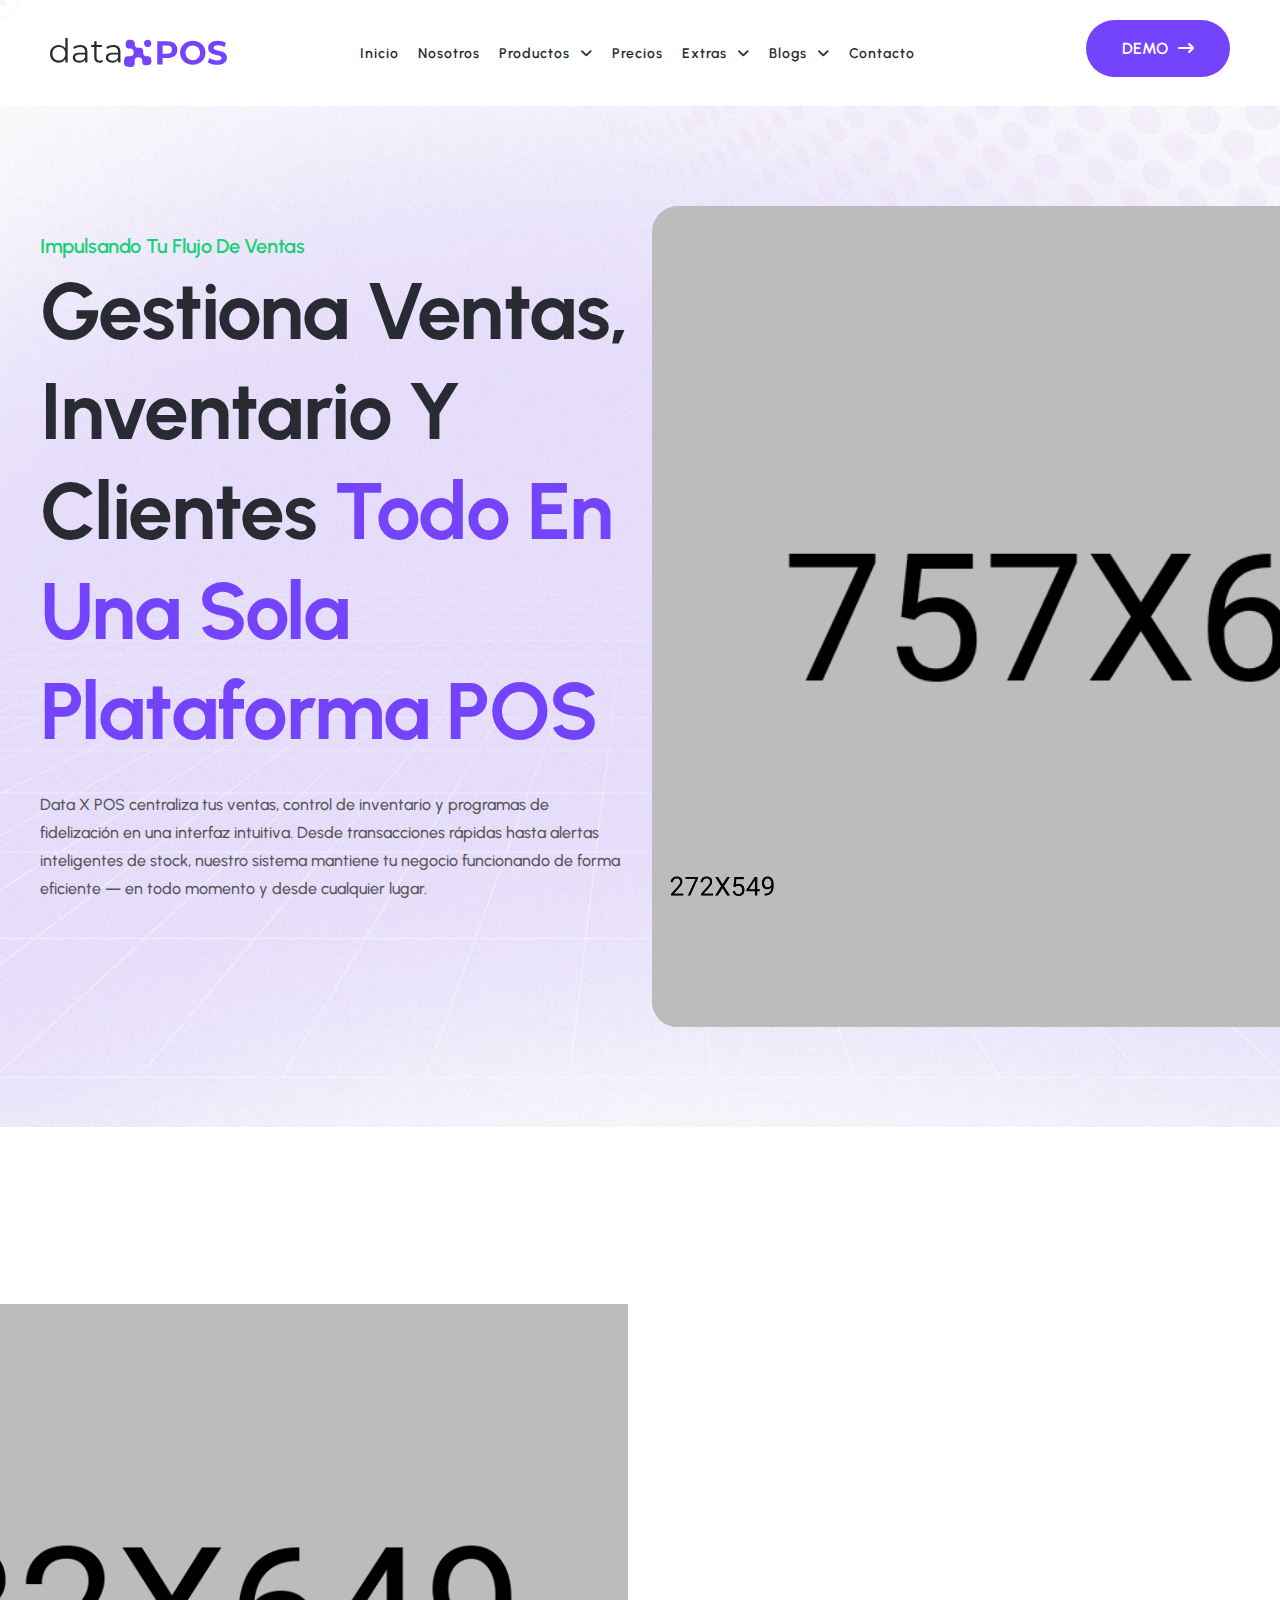
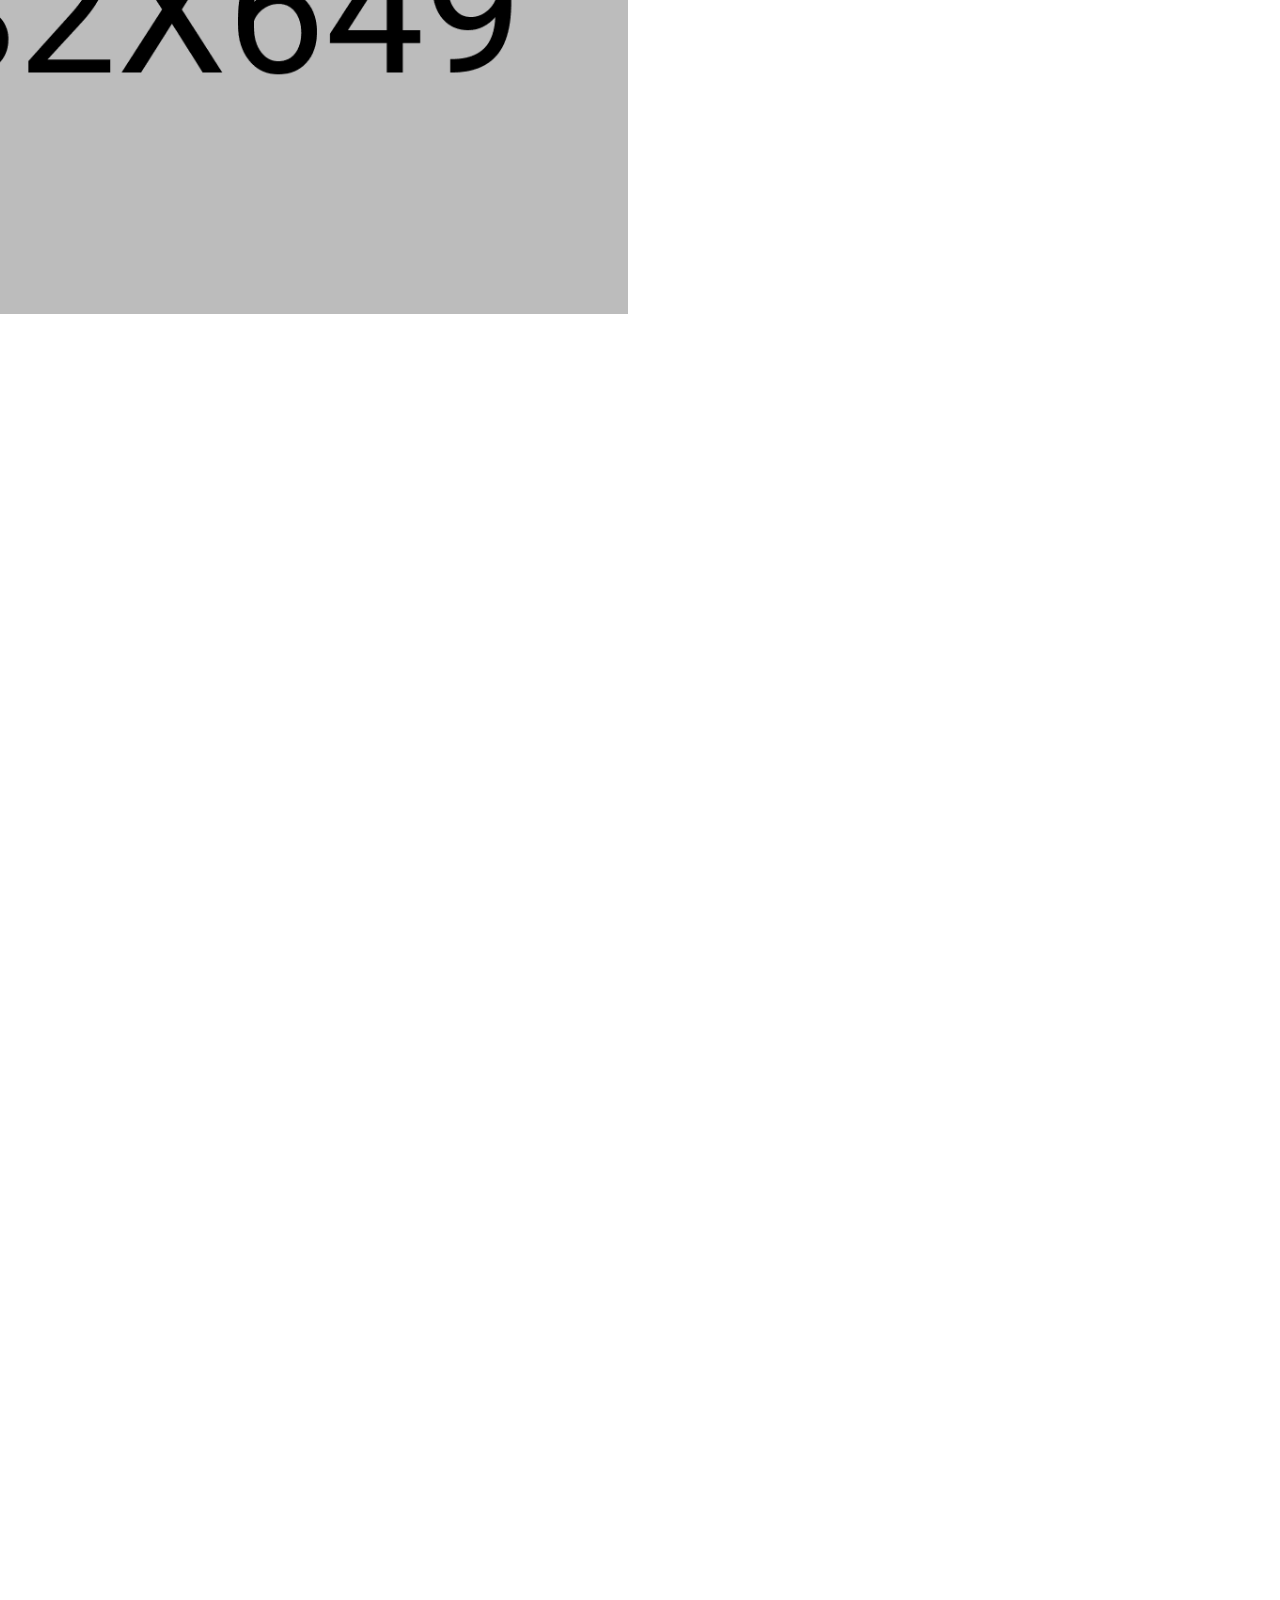
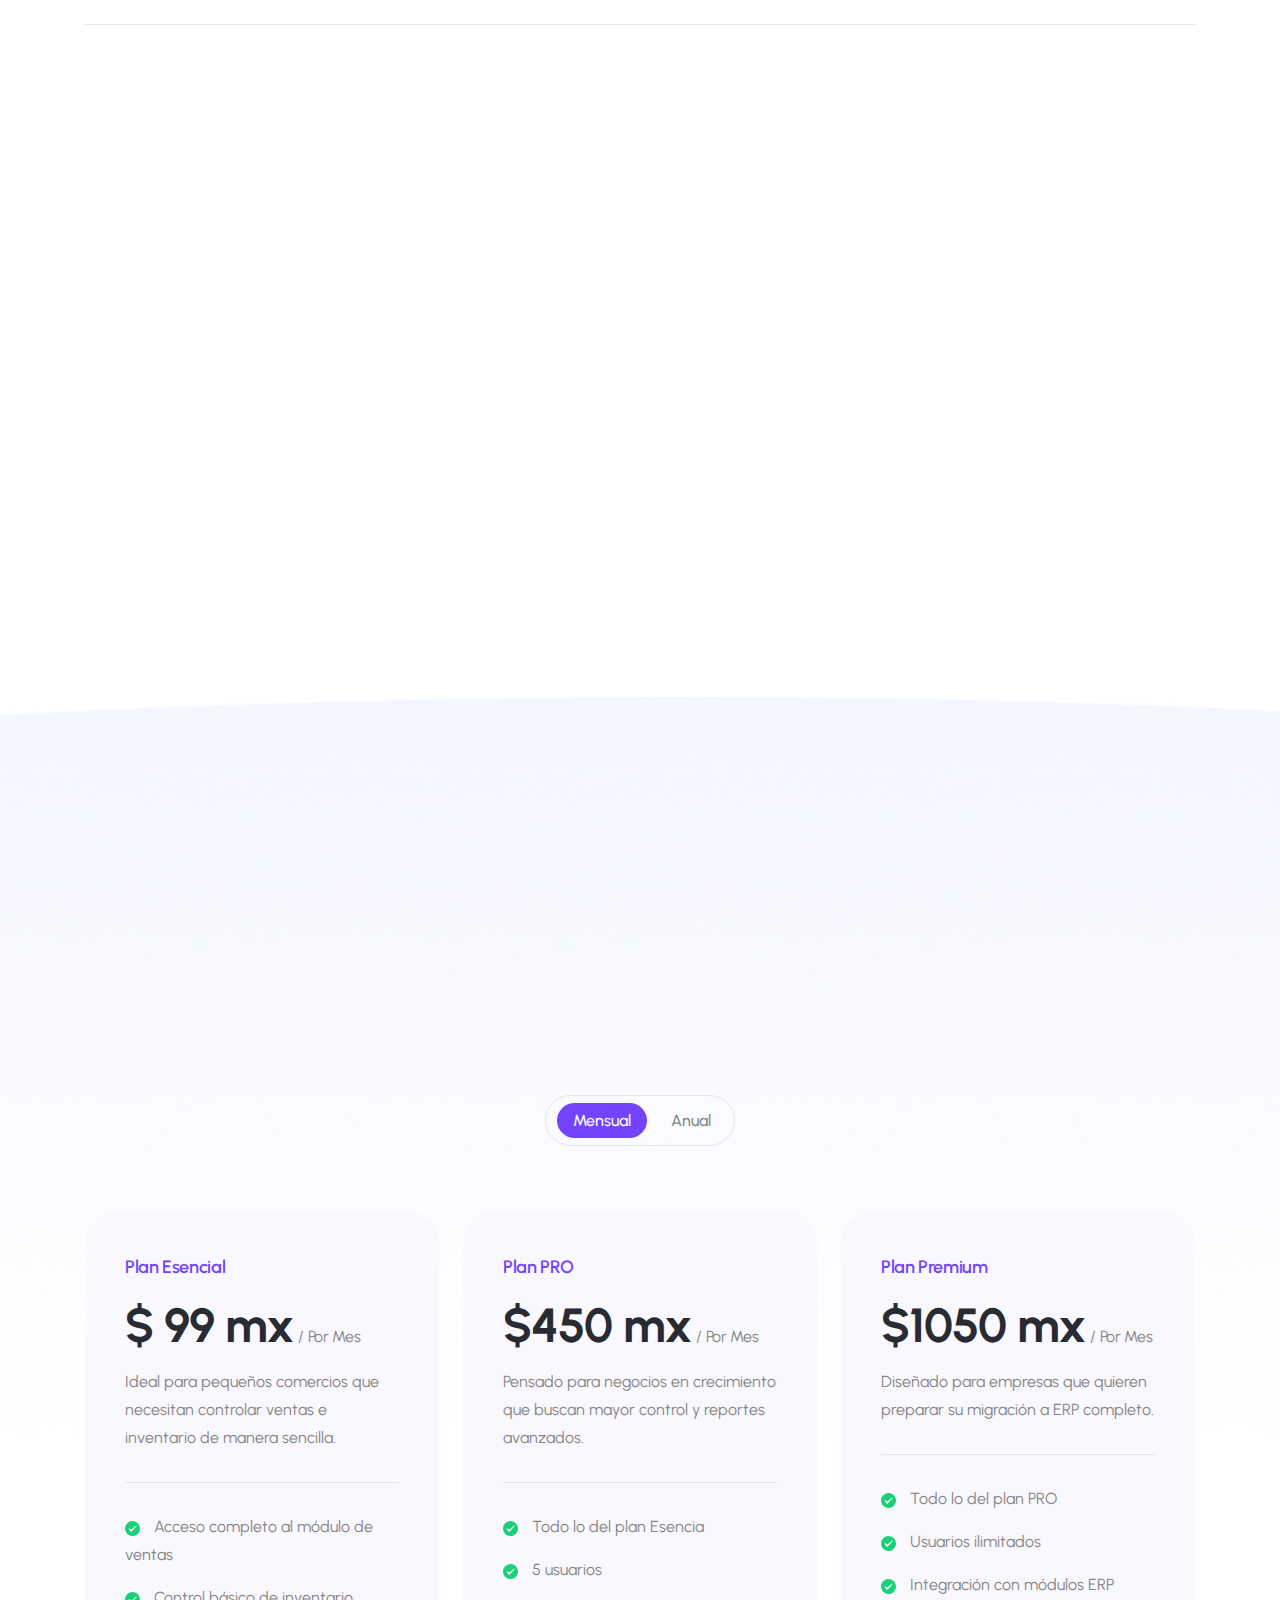
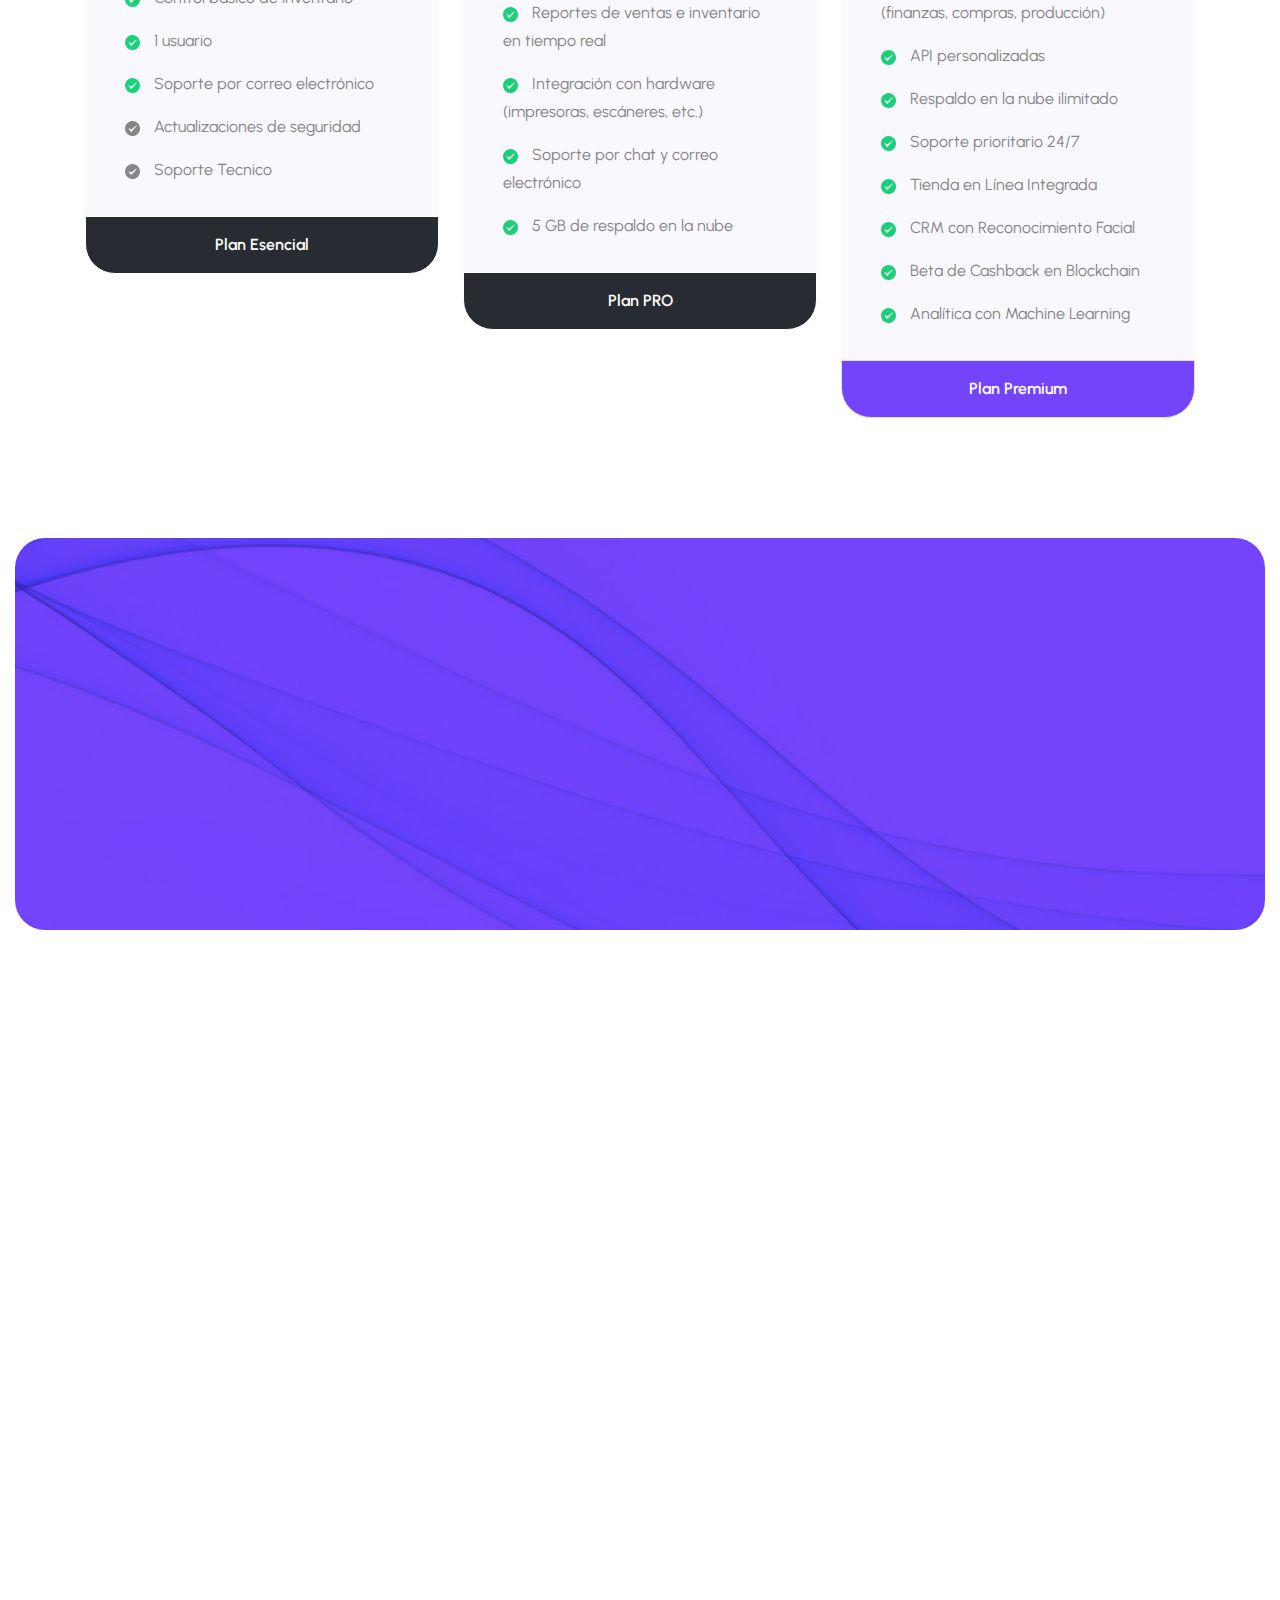
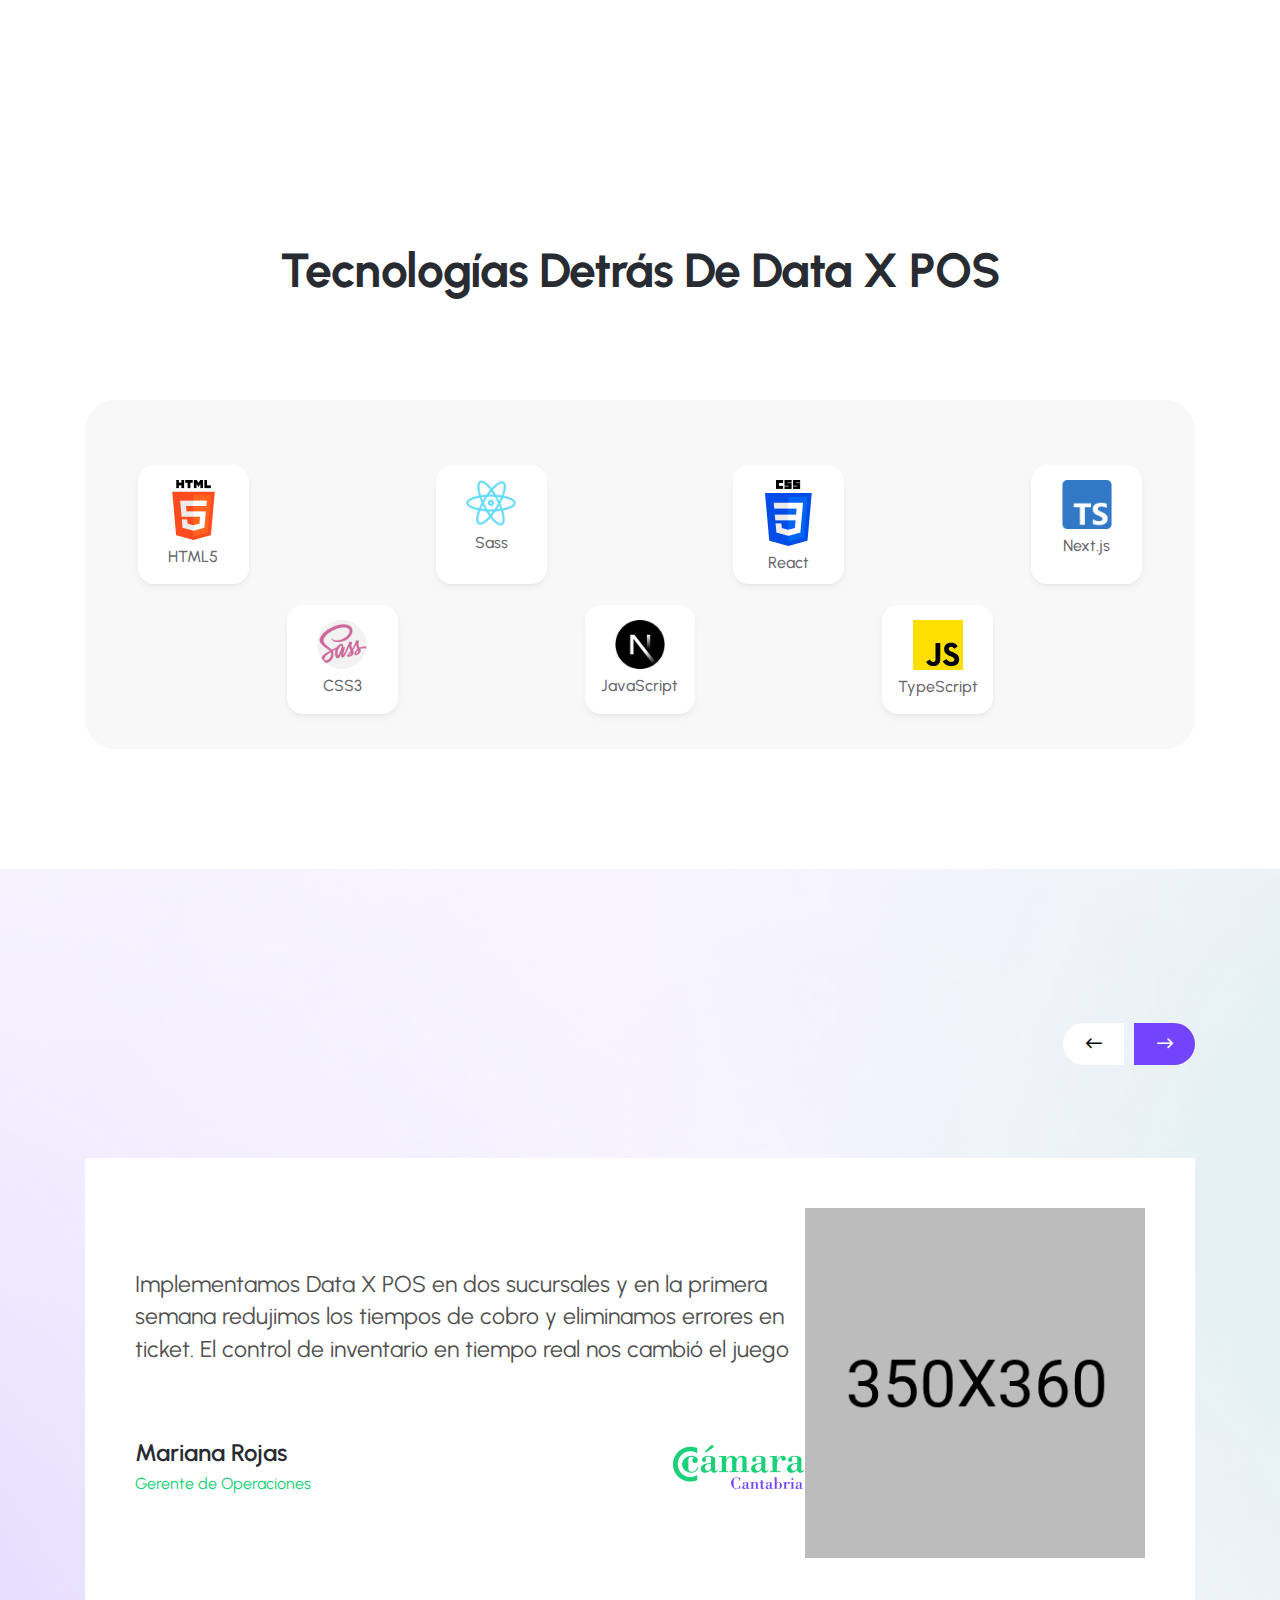
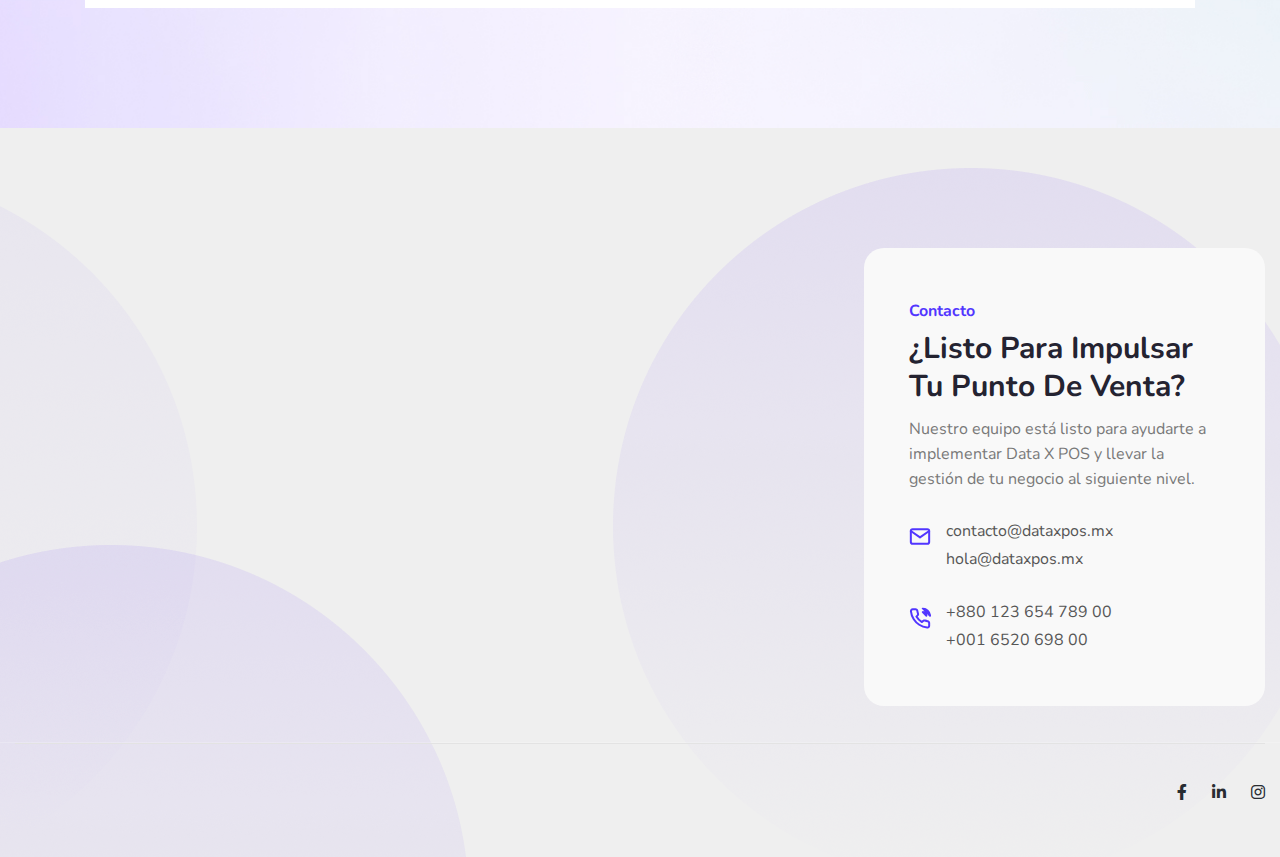
<file: index.html>
<!DOCTYPE html>
<html lang="zxx">
<!--<< Header Area >>-->

<head>
    <!-- ========== Meta Tags ========== -->
    <meta charset="UTF-8">
    <meta http-equiv="X-UA-Compatible" content="IE=edge">
    <meta name="viewport" content="width=device-width, initial-scale=1">
    <meta name="author" content="Smart_Site_Co">
    <meta name="description" content="Data X POS Web site">
    <!-- ======== Page title ============ -->
    <title>Data X  - POS</title>
    <!--<< Favcion >>-->
    <link rel="shortcut icon" href="assets/images/favicon.png">
    <!--<< Bootstrap min.css >>-->
    <link rel="stylesheet" href="assets/css/bootstrap.min.css">
    <!--<< All Min Css >>-->
    <link rel="stylesheet" href="assets/css/all.min.css">
    <!--<< Animate.css >>-->
    <link rel="stylesheet" href="assets/css/animate.css">
    <!--<< Magnific popup.css >>-->
    <link rel="stylesheet" href="assets/css/magnific-popup.css">
    <!--<< MeanMenu.css >>-->
    <link rel="stylesheet" href="assets/css/meanmenu.css">
    <!--<< Swiper Bundle.css >>-->
    <link rel="stylesheet" href="assets/css/swiper-bundle.min.css">
    <!--<< NiceSelect.css >>-->
    <link rel="stylesheet" href="assets/css/nice-select.css">
    <!--<< Main.css >>-->
    <link rel="stylesheet" href="assets/css/main.css">
</head>

<body>

    <!-- Preloader Start -->
    <div id="preloader" class="preloader">
        <div class="animation-preloader">
            <div class="spinner">
            </div>
            <div class="txt-loading">
                <span data-text-preloader="D" class="letters-loading">
                    D
                </span>
                <span data-text-preloader="A" class="letters-loading">
                    A
                </span>
                <span data-text-preloader="T" class="letters-loading">
                    T
                </span>
                <span data-text-preloader="T" class="letters-loading">
                    A
                </span>
                <span data-text-preloader="X" class="letters-loading">
                    X
                </span>
                <span data-text-preloader="P" class="letters-loading">
                    P
                </span>
                <span data-text-preloader="O" class="letters-loading">
                    O
                </span>
                <span data-text-preloader="S" class="letters-loading">
                    S
                </span>
            </div>
            <p class="text-center">Cargando</p>
        </div>
        <div class="loader">
            <div class="row">
                <div class="col-3 loader-section section-left">
                    <div class="bg"></div>
                </div>
                <div class="col-3 loader-section section-left">
                    <div class="bg"></div>
                </div>
                <div class="col-3 loader-section section-right">
                    <div class="bg"></div>
                </div>
                <div class="col-3 loader-section section-right">
                    <div class="bg"></div>
                </div>
            </div>
        </div>
    </div>

    <!-- Mouse Cursor Start -->
    <div class="mouse-cursor cursor-outer"></div>
    <div class="mouse-cursor cursor-inner"></div>

    <!-- Back To Top Start -->
    <button id="back-top" class="back-to-top">
        <i class="fa-solid fa-chevron-up"></i>
    </button>

    <!-- Offcanvas Area Start -->
    <div class="fix-area">
        <div class="offcanvas__info">
            <div class="offcanvas__wrapper">
                <div class="offcanvas__content">
                    <div class="offcanvas__top mb-5 d-flex justify-content-between align-items-center">
                        <div class="offcanvas__logo">
                            <a href="index.html">
                                <img src="assets/images/logo/logo2.svg" alt="logo-img">
                            </a>
                        </div>
                        <div class="offcanvas__close">
                            <button>
                                <i class="fas fa-times"></i>
                            </button>
                        </div>
                    </div>
                    <p class="text d-none d-xl-block">
                        Nullam dignissim, ante scelerisque the is euismod fermentum odio sem semper the is erat, a
                        feugiat leo urna eget eros. Duis Aenean a imperdiet risus.
                    </p>
                    <div class="mobile-menu fix mb-3"></div>
                    <div class="offcanvas__contact">
                        <h4>Contact Info</h4>
                        <ul>
                            <li class="d-flex align-items-center">
                                <div class="offcanvas__contact-icon">
                                    <i class="fal fa-map-marker-alt"></i>
                                </div>
                                <div class="offcanvas__contact-text">
                                    <a target="_blank" href="#">Main Street, Melbourne, Australia</a>
                                </div>
                            </li>
                            <li class="d-flex align-items-center">
                                <div class="offcanvas__contact-icon mr-15">
                                    <i class="fal fa-envelope"></i>
                                </div>
                                <div class="offcanvas__contact-text">
                                    <a href="mailto:info@example.com"><span
                                            class="mailto:info@example.com">info@example.com</span></a>
                                </div>
                            </li>
                            <li class="d-flex align-items-center">
                                <div class="offcanvas__contact-icon mr-15">
                                    <i class="fal fa-clock"></i>
                                </div>
                                <div class="offcanvas__contact-text">
                                    <a target="_blank" href="#">Mod-friday, 09am -05pm</a>
                                </div>
                            </li>
                            <li class="d-flex align-items-center">
                                <div class="offcanvas__contact-icon mr-15">
                                    <i class="far fa-phone"></i>
                                </div>
                                <div class="offcanvas__contact-text">
                                    <a href="tel:+11002345909">+11002345909</a>
                                </div>
                            </li>
                        </ul>
                        <div class="header-button mt-4">
                            <a href="contact.html" class="theme-btn text-center">
                                <span>Get A Quote<i class="fa-solid fa-arrow-right-long"></i></span>
                            </a>
                        </div>
                        <div class="social-icon d-flex align-items-center">
                            <a href="#"><i class="fab fa-facebook-f"></i></a>
                            <a href="#"><i class="fab fa-twitter"></i></a>
                            <a href="#"><i class="fab fa-youtube"></i></a>
                            <a href="#"><i class="fab fa-linkedin-in"></i></a>
                        </div>
                    </div>
                </div>
            </div>
        </div>
    </div>
    <div class="offcanvas__overlay"></div>

    <!-- Header Section Start -->
    <header class="header-section-33">
        <div id="header-sticky" class="header-1 header-3">
            <div class="container-fluid">
                <div class="mega-menu-wrapper">
                    <div class="header-main">
                        <div class="header-left">
                            <div class="logo">
                                <a href="index.html" class="header-logo">
                                    <img src="assets/images/logo/logo3.svg" alt="logo-img">
                                </a>
                            </div>
                        </div>
                        <div class="header-middle">
                            <div class="mean__menu-wrapper">
                                <div class="main-menu">
                                    <nav id="mobile-menu">
                                        <ul>


                                            <li>
                                                <a href="index.html">Inicio</a>
                                            </li>                                            
                                            
                                            <li>
                                                <a href="about.html">Nosotros</a>
                                            </li>
                                            <li>
                                                <a href="services.html">
                                                    Productos
                                                    <i class="fas fa-angle-down"></i>
                                                </a>
                                                <ul class="submenu">
                                                    <li><a href="services.html">Services</a></li>
                                                    <li><a href="service-details.html">Service Details</a></li>
                                                </ul>
                                            </li>
                                            <li>
                                                <a href="pricing.html">
                                                    Precios
                                                </a>
                                            </li>
                                            <li class="has-dropdown">
                                                <a href="#">
                                                    Extras
                                                    <i class="fas fa-angle-down"></i>
                                                </a>
                                                <ul class="submenu">
                                                    <li class="has-dropdown">
                                                        <a href="project1.html">
                                                            Project
                                                            <i class="fas fa-angle-down"></i>
                                                        </a>
                                                        <ul class="submenu">
                                                            <li><a href="project1.html">Project 01</a></li>
                                                            <li><a href="project2.html">Project 02</a></li>
                                                            <li><a href="project-details.html">Project Details</a></li>
                                                        </ul>
                                                    </li>
                                                    <li class="has-dropdown">
                                                        <a href="team.html">
                                                            Team
                                                            <i class="fas fa-angle-down"></i>
                                                        </a>
                                                        <ul class="submenu">
                                                            <li><a href="team.html">Team</a></li>
                                                            <li><a href="team-details.html">Team Details</a>
                                                            </li>
                                                        </ul>
                                                    </li>
                                                    <li><a href="faq.html">Faq's</a></li>
                                                </ul>
                                            </li>
                                            <li>
                                                <a href="blog.html">
                                                    Blogs
                                                    <i class="fas fa-angle-down"></i>
                                                </a>
                                                <ul class="submenu">
                                                    <li><a href="blog.html">Blog</a></li>
                                                    <li><a href="blog-standard.html">Blog Standard</a></li>
                                                    <li><a href="blog-left-sidebar.html">Blog Left Sidebar</a></li>
                                                    <li><a href="blog-details.html">Blog Details</a></li>
                                                </ul>
                                            </li>
                                            <li>
                                                <a href="contact.html">Contacto</a>
                                            </li>
                                        </ul>
                                    </nav>
                                </div>
                            </div>
                        </div>
                        <div class="header-right d-flex justify-content-end align-items-center">
                            <!-- <a href="#0" class="search-trigger search-icon"><i class="fal fa-search"></i></a> -->

                            <div class="header-button ms-4">
                                <a href="contact.html" class="theme-btn">
                                    <span>
                                        DEMO
                                        <i class="fa-solid fa-arrow-right-long"></i>
                                    </span>
                                </a>
                            </div>
                            <div class="header__hamburger d-block d-xl-none my-auto">
                                <div class="sidebar__toggle">
                                    <i class="fas fa-bars"></i>
                                </div>
                            </div>
                        </div>
                    </div>
                </div>
            </div>
        </div>
    </header>

    <!-- Search Area Start -->
    <!-- <div class="search-wrap">
        <div class="search-inner">
            <i class="fas fa-times search-close" id="search-close"></i>
            <div class="search-cell">
                <form method="get">
                    <div class="search-field-holder">
                        <input type="search" class="main-search-input" placeholder="Search...">
                    </div>
                </form>
            </div>
        </div>
    </div> -->

    <!-- Hero Section S T A R T -->
    <section class="hero-section hero-3 bg-cover" style="background-image: url('assets/images/hero/hero-bg.jpg');">
        <div class="container-fluid">
            <div class="row g-4 align-items-center">
                <div class="col-xxl-8 col-xl-6">
                    <div class="hero-content">
                        <h6 class="wow fadeInUp">Impulsando tu flujo de ventas</h6>
                        <h1 class="wow fadeInUp" data-wow-delay=".3s">
                            Gestiona Ventas, Inventario y Clientes <span>Todo en una sola plataforma POS</span>
                        </h1>
                        <p class="wow fadeInUp" data-wow-delay=".5s">
                            Data X POS centraliza tus ventas, control de inventario y programas de fidelización en una interfaz intuitiva. Desde transacciones rápidas hasta alertas inteligentes de stock, nuestro sistema mantiene tu negocio funcionando de forma eficiente — en todo momento y desde cualquier lugar.
                        </p>
                        <div class="btn-wrapper style1 wow fadeInUp" data-wow-delay=".6s">
                            <a class="theme-btn" href="contact.html">Comienza Ahora
                                <svg xmlns="http://www.w3.org/2000/svg" width="16" height="16"
                                    viewBox="0 0 16 16" fill="none">
                                    <g clip-path="url(#clip0_11_22)">
                                        <path
                                            d="M11.6118 3.61182L10.8991 4.32454L14.0706 7.49603H0V8.50398H14.0706L10.8991 11.6754L11.6118 12.3882L16 7.99997L11.6118 3.61182Z"
                                            fill="white" />
                                    </g>
                                    <defs>
                                        <clipPath id="clip0_11_22">
                                            <rect width="16" height="16" fill="white" />
                                        </clipPath>
                                    </defs>
                                </svg>

                            </a>
                            <a class="theme-btn style2 wow fadeInUp" data-wow-delay=".2s"
                                href="about.html">Descargar App <i class="fa-brands fa-android"></i>
                                
                            </a>
                        </div>
                    </div>
                </div>
                <div class="col-xxl-4 col-xl-6 wow fadeInUp" data-wow-delay=".3s">
                    <div class="hero-image">
                        <img src="assets/images/hero/01.png" alt="img">
                        <div class="mobile-image">
                            <img src="assets/images/hero/mobile.png" alt="img">
                        </div>
                    </div>
                </div>
            </div>
        </div>
    </section>

    <!-- About Section S T A R T -->
    <section class="about-section-3 fix section-padding">
        <div class="about-shape">
            <img src="assets/images/about/shape.png" alt="img">
        </div>
        <div class="container">
            <div class="about-wrapper-3">
                <div class="row g-4 align-items-center">
                    <div class="col-lg-6">
                        <div class="about-image">
                            <img src="assets/images/about/01.png" alt="img">
                        </div>
                    </div>
                    <div class="col-lg-6">
                        <div class="about-content">
                            <div class="section-title">
                                <div class="subtitle wow fadeInUp" data-wow-delay=".2s">
                                    Nuestras Funciones <img src="assets/images/icon/fireIcon.svg" alt="icon">
                                </div>
                                <h2 class="title wow fadeInUp" data-wow-delay=".4s">Ofrecemos la Mejor Calidad en tu Punto de Venta</h2>
                                <p class="wow fadeInUp" data-wow-delay=".6s">
                                    En Data X POS nos enfocamos en brindarte una plataforma ágil, segura y fácil de usar, diseñada para optimizar cada operación de tu negocio. Desde ventas rápidas hasta reportes avanzados, nuestro sistema te ayuda a vender más y gestionar mejor.
                                </p>
                            </div>
                            <ul class="wow fadeInUp" data-wow-delay=".3s">
                                <li>
                                    <svg xmlns="http://www.w3.org/2000/svg" width="17" height="20" viewBox="0 0 17 20" fill="none">
                                        <path d="M6.47192 1.19299C7.72371 0.456638 9.27628 0.456638 10.5281 1.19299L15.0281 3.84005C16.2498 4.55873 17 5.87033 17 7.28778V12.7122C17 14.1297 16.2498 15.4413 15.0281 16.16L10.5281 18.807C9.27628 19.5434 7.72372 19.5434 6.47192 18.807L1.97192 16.16C0.750165 15.4413 0 14.1297 0 12.7122V7.28778C0 5.87033 0.750165 4.55873 1.97192 3.84005L6.47192 1.19299Z" fill="#7444FD"/>
                                        <circle cx="8.5" cy="10.5" r="3.5" fill="white"/>
                                      </svg>
                                      <b>Interfaz Amigable:</b> <span> Fácil de usar, incluso para principiantes.</span>
                                </li>
                                <li>
                                    <svg xmlns="http://www.w3.org/2000/svg" width="17" height="20" viewBox="0 0 17 20" fill="none">
                                        <path d="M6.47192 1.19299C7.72371 0.456638 9.27628 0.456638 10.5281 1.19299L15.0281 3.84005C16.2498 4.55873 17 5.87033 17 7.28778V12.7122C17 14.1297 16.2498 15.4413 15.0281 16.16L10.5281 18.807C9.27628 19.5434 7.72372 19.5434 6.47192 18.807L1.97192 16.16C0.750165 15.4413 0 14.1297 0 12.7122V7.28778C0 5.87033 0.750165 4.55873 1.97192 3.84005L6.47192 1.19299Z" fill="#7444FD"/>
                                        <circle cx="8.5" cy="10.5" r="3.5" fill="white"/>
                                      </svg>
                                      <b>Seguridad y Confiabilidad:</b> <span> Tus datos siempre protegidos.</span>
                                </li>
                                <li>
                                    <svg xmlns="http://www.w3.org/2000/svg" width="17" height="20" viewBox="0 0 17 20" fill="none">
                                        <path d="M6.47192 1.19299C7.72371 0.456638 9.27628 0.456638 10.5281 1.19299L15.0281 3.84005C16.2498 4.55873 17 5.87033 17 7.28778V12.7122C17 14.1297 16.2498 15.4413 15.0281 16.16L10.5281 18.807C9.27628 19.5434 7.72372 19.5434 6.47192 18.807L1.97192 16.16C0.750165 15.4413 0 14.1297 0 12.7122V7.28778C0 5.87033 0.750165 4.55873 1.97192 3.84005L6.47192 1.19299Z" fill="#7444FD"/>
                                        <circle cx="8.5" cy="10.5" r="3.5" fill="white"/>
                                      </svg>
                                      <b>Soporte 24/7:</b> <span> Estamos aquí para ayudarte en cualquier momento.</span>
                                </li>
                                <li>
                                    <svg xmlns="http://www.w3.org/2000/svg" width="17" height="20" viewBox="0 0 17 20" fill="none">
                                        <path d="M6.47192 1.19299C7.72371 0.456638 9.27628 0.456638 10.5281 1.19299L15.0281 3.84005C16.2498 4.55873 17 5.87033 17 7.28778V12.7122C17 14.1297 16.2498 15.4413 15.0281 16.16L10.5281 18.807C9.27628 19.5434 7.72372 19.5434 6.47192 18.807L1.97192 16.16C0.750165 15.4413 0 14.1297 0 12.7122V7.28778C0 5.87033 0.750165 4.55873 1.97192 3.84005L6.47192 1.19299Z" fill="#7444FD"/>
                                        <circle cx="8.5" cy="10.5" r="3.5" fill="white"/>
                                      </svg>
                                      <b>Escalable para Equipos:</b> <span>  Diseñado para crecer junto con tu negocio.</span>
                                </li>
                            </ul>
                            <a class="theme-btn style2 wow fadeInUp" data-wow-delay=".4s" href="about.html">Conocer Más <i class="fa-regular fa-arrow-right-long"></i>
                            </a>
                        </div>
                    </div>
                </div>
           </div>
        </div>
    </section>

    <!-- Feature Section S T A R T -->
    <section class="feature-section fix section-padding pt-0">
        <div class="container">
            <div class="row g-4">
                <div class="col-xl-4 col-lg-6 col-md-6 wow fadeInUp" data-wow-delay=".3s">
                    <div class="feature-box-items">
                        <div class="icon">
                            <img src="assets/images/icon/01.svg" alt="img">
                        </div>
                        <div class="content">
                            <h3>Crear</h3>
                            <p>Registra productos, categorías y precios en segundos. Configura tu catálogo y comienza a vender sin complicaciones.</p>
                        </div>
                    </div>
                </div>
                <div class="col-xl-4 col-lg-6 col-md-6 wow fadeInUp" data-wow-delay=".5s">
                    <div class="feature-box-items">
                        <div class="icon">
                            <img src="assets/images/icon/02.svg" alt="img">
                        </div>
                        <div class="content">
                            <h3>Personalizar</h3>
                            <p>Ajusta la interfaz y las funciones a las necesidades de tu negocio. Desde métodos de pago hasta promociones y programas de lealtad.</p>
                        </div>
                    </div>
                </div>
                <div class="col-xl-4 col-lg-6 col-md-6 wow fadeInUp" data-wow-delay=".7s">
                    <div class="feature-box-items">
                        <div class="icon">
                            <img src="assets/images/icon/03.svg" alt="img">
                        </div>
                        <div class="content">
                            <h3>Mantente al Día</h3>
                            <p>Supervisa inventario, ventas y métricas clave en tiempo real para tomar decisiones informadas y mantener el control total.</p>
                        </div>
                    </div>
                </div>
            </div>
        </div>
    </section>

    <!-- Feature Provide Section S T A R T -->
    <section class="feature-provide-section fix section-padding pt-0">
        <div class="container">
            <div class="section-title text-center mxw-685 mx-auto mb-60">
                <div class="subtitle wow fadeInUp" data-wow-delay=".2s">
                    Funciones <img src="assets/images/icon/fireIcon.svg" alt="icon">
                </div>
                <h2 class="title wow fadeInUp" data-wow-delay=".4s">Funciones Clave</h2>
            </div>
            <div class="row">
                <div class="col-xl-4 col-lg-6 col-md-6 wow fadeInUp" data-wow-delay=".3s">
                    <div class="feature-provide-box-items style-2">
                        <div class="icon">
                           <img src="assets/images/icon/04.svg" alt="img">
                        </div>
                        <div class="item-shape">
                            <img src="assets/images/services/item-shape.png" alt="img">
                        </div>
                        <div class="item-shape-2">
                            <img src="assets/images/services/item-shape-2.png" alt="img">
                        </div>
                        <div class="content">
                            <h3>Automatización de Ventas</h3>
                            <p>
                                Optimiza tu proceso de ventas con flujos automáticos que reducen tiempos, eliminan errores y mejoran la experiencia del cliente.
                            </p>
                        </div>
                    </div>
                </div>
                <div class="col-xl-4 col-lg-6 col-md-6 wow fadeInUp" data-wow-delay=".5s">
                    <div class="feature-provide-box-items">
                        <div class="item-shape">
                            <img src="assets/images/services/item-shape.png" alt="img">
                        </div>
                        <div class="item-shape-2">
                            <img src="assets/images/services/item-shape-2.png" alt="img">
                        </div>
                        <div class="icon">
                           <img src="assets/images/icon/05.svg" alt="img">
                        </div>
                        <div class="content">
                            <h3>Gestión de Contactos</h3>
                            <p>
                               Administra de forma centralizada la información de tus clientes y proveedores para mantener relaciones sólidas y seguimiento efectivo.
                            </p>
                        </div>
                    </div>
                </div>
                <div class="col-xl-4 col-lg-6 col-md-6 wow fadeInUp" data-wow-delay=".7s">
                    <div class="feature-provide-box-items style-2">
                        <div class="item-shape">
                            <img src="assets/images/services/item-shape.png" alt="img">
                        </div>
                        <div class="item-shape-2">
                            <img src="assets/images/services/item-shape-2.png" alt="img">
                        </div>
                        <div class="icon">
                           <img src="assets/images/icon/06.svg" alt="img">
                        </div>
                        <div class="content">
                            <h3>Gestión de Tareas</h3>
                            <p>
                                Organiza, asigna y controla tareas diarias de tu equipo para asegurar que cada operación se complete a tiempo y sin contratiempos.
                            </p>
                        </div>
                    </div>
                </div>
            </div>
        </div>
    </section>

    <!-- Work Process Section S T A R T -->
    <section class="how-too-work section-padding fix pt-0">
       <div class="container">
            <div class="section-title mb-60">
                <div class="subtitle wow fadeInUp" data-wow-delay=".2s">
                    Cómo Funciona <img src="assets/images/icon/fireIcon.svg" alt="icon">
                </div>
                <h2 class="title wow fadeInUp" data-wow-delay=".4s">Nuestro Proceso de Trabajo</h2>
            </div>
            <div class="how-work-wrapper">
               <div class="row g-4">
                    <div class="col-lg-8">
                        <div class="how-work-content">
                            <p class="text wow fadeInUp">
                                En Data X POS seguimos un flujo claro y probado para garantizar que tu sistema de punto de venta esté listo para optimizar tu negocio desde el primer día.
                            </p>
                            <div class="row g-4">
                                <div class="col-lg-6 wow fadeInUp" data-wow-delay=".2s">
                                    <div class="how-work-number-items">
                                        <div class="number">
                                            01
                                        </div>
                                        <div class="content">
                                            <h3>Análisis del Negocio</h3>
                                            <p>
                                                Evaluamos tus procesos y necesidades para configurar el sistema de acuerdo con tu operación.
                                            </p>
                                        </div>
                                    </div>
                                </div>
                                <div class="col-lg-6 wow fadeInUp" data-wow-delay=".4s">
                                    <div class="how-work-number-items">
                                        <div class="number">
                                            02
                                        </div>
                                        <div class="content">
                                            <h3>Optimización Inicial</h3>
                                            <p>
                                                Adaptamos la plataforma para mejorar tiempos de venta, control de inventario y gestión de clientes.
                                            </p>
                                        </div>
                                    </div>
                                </div>
                                <div class="col-lg-6 wow fadeInUp" data-wow-delay=".2s">
                                    <div class="how-work-number-items">
                                        <div class="number">
                                            03
                                        </div>
                                        <div class="content">
                                            <h3>Generación de Soluciones</h3>
                                            <p>
                                                Implementamos integraciones, funciones especiales y herramientas que potencian tu estrategia de ventas.
                                            </p>
                                        </div>
                                    </div>
                                </div>
                                <div class="col-lg-6 wow fadeInUp" data-wow-delay=".4s">
                                    <div class="how-work-number-items">
                                        <div class="number">
                                            04
                                        </div>
                                        <div class="content">
                                            <h3>Alcance de Objetivos</h3>
                                            <p>
                                               Te acompañamos hasta que el sistema funcione al 100%, asegurando que cumplas y superes tus metas.
                                            </p>
                                        </div>
                                    </div>
                                </div>
                            </div>
                        </div>
                    </div>
                    <div class="col-lg-4 wow fadeInUp" data-wow-delay=".3s">
                        <div class="gap-image">
                            <img src="assets/images/gap.png" alt="img">
                        </div>
                    </div>
               </div>
            </div>
       </div>
    </section>

    <!-- Pricing Section S T A R T -->
    <section class="pricing-section-3 section-padding fix" style="background-image: url('assets/images/pricing-bg.jpg');">
        <div class="container">
            <div class="section-title text-center mxw-685 mx-auto">
                <div class="subtitle wow fadeInUp">
                    Nuestros Precios <img src="assets/images/icon/fireIcon.svg" alt="icon">
                </div>
                <h2 class="title wow fadeInUp" data-wow-delay=".3s">Elige el plan que mejor se adapte a tu negocio!</h2>
                <p class="text wow fadeInUp" data-wow-delay=".5s">Comienza con un sistema de punto de venta ágil y evoluciona hacia un ERP completo que centralice todas las áreas de tu empresa.
                </p>
            </div>
            <div class="pricing-wrapper style1">
                <div class="tab-section d-flex justify-content-center align-items-center">
                    <ul class="nav nav-pills mb-3" id="pills-tab" role="tablist">
                        <li class="nav-item" role="presentation">
                            <button class="nav-link active" id="pills-monthly-tab" data-bs-toggle="pill"
                                data-bs-target="#pills-monthly" type="button" role="tab" aria-controls="pills-monthly"
                                aria-selected="true">Mensual</button>
                        </li>
                        <li class="nav-item" role="presentation">
                            <button class="nav-link" id="pills-yearly-tab" data-bs-toggle="pill"
                                data-bs-target="#pills-yearly" type="button" role="tab" aria-controls="pills-yearly"
                                aria-selected="false" tabindex="-1">Anual</button>
                        </li>
                    </ul>
                </div>
                <div class="tab-content" id="pills-tabContent">
                    <div class="tab-pane fade active show" id="pills-monthly" role="tabpanel"
                        aria-labelledby="pills-monthly-tab">
                        <div class="row gy-5">
                            <div class="col-xl-4 col-md-6">
                                <div class="pricing-card style1">
                                    <div class="pricing-card-header">
                                        <h6>Plan Esencial</h6>
                                        <div class="price-wrapper">
                                            <span class="price">$ 99 mx</span> <span class="text"> / Por Mes</span>
                                        </div>
                                        <p class="text">Ideal para pequeños comercios que necesitan controlar ventas e inventario de manera sencilla.</p>
                                    </div>
                                    <div class="pricing-card-body">
                                        <ul class="checklist">
                                            <li><svg xmlns="http://www.w3.org/2000/svg" width="15" height="15"
                                                    viewBox="0 0 15 15" fill="none">
                                                    <path opacity="0.992" fill-rule="evenodd" clip-rule="evenodd"
                                                        d="M7.22393 0C10.1444 0.0048682 12.3871 1.22628 13.952 3.66423C15.1321 5.76513 15.3168 7.95136 14.5062 10.2229C13.3721 12.8859 11.3758 14.4614 8.51719 14.9495C5.62984 15.2424 3.28454 14.2622 1.48125 12.0088C-0.0776275 9.77987 -0.406074 7.37811 0.495906 4.80353C1.26674 2.9139 2.5754 1.53341 4.42187 0.662026C5.31983 0.270692 6.25384 0.0500183 7.22393 0ZM11.2269 4.43403C11.6225 4.43526 11.7508 4.62002 11.6118 4.98829C9.90797 6.93843 8.20413 8.8886 6.50032 10.8387C6.34295 10.9814 6.17359 10.9968 5.99226 10.8849C5.24811 9.89445 4.50399 8.904 3.75985 7.91352C3.63052 7.68883 3.67671 7.50922 3.89841 7.37466C3.99079 7.35412 4.08316 7.35412 4.17554 7.37466C4.74004 7.75441 5.30458 8.1342 5.86909 8.51396C6.02234 8.62678 6.18659 8.64729 6.36176 8.57554C7.97994 7.1872 9.60165 5.80667 11.2269 4.43403Z"
                                                        fill="#1AD079" />
                                                </svg> Acceso completo al módulo de ventas
                                            </li>
                                            <li><svg xmlns="http://www.w3.org/2000/svg" width="15" height="15"
                                                    viewBox="0 0 15 15" fill="none">
                                                    <path opacity="0.992" fill-rule="evenodd" clip-rule="evenodd"
                                                        d="M7.22393 0C10.1444 0.0048682 12.3871 1.22628 13.952 3.66423C15.1321 5.76513 15.3168 7.95136 14.5062 10.2229C13.3721 12.8859 11.3758 14.4614 8.51719 14.9495C5.62984 15.2424 3.28454 14.2622 1.48125 12.0088C-0.0776275 9.77987 -0.406074 7.37811 0.495906 4.80353C1.26674 2.9139 2.5754 1.53341 4.42187 0.662026C5.31983 0.270692 6.25384 0.0500183 7.22393 0ZM11.2269 4.43403C11.6225 4.43526 11.7508 4.62002 11.6118 4.98829C9.90797 6.93843 8.20413 8.8886 6.50032 10.8387C6.34295 10.9814 6.17359 10.9968 5.99226 10.8849C5.24811 9.89445 4.50399 8.904 3.75985 7.91352C3.63052 7.68883 3.67671 7.50922 3.89841 7.37466C3.99079 7.35412 4.08316 7.35412 4.17554 7.37466C4.74004 7.75441 5.30458 8.1342 5.86909 8.51396C6.02234 8.62678 6.18659 8.64729 6.36176 8.57554C7.97994 7.1872 9.60165 5.80667 11.2269 4.43403Z"
                                                        fill="#1AD079" />
                                                </svg> Control básico de inventario
                                            </li>
                                            <li><svg xmlns="http://www.w3.org/2000/svg" width="15" height="15"
                                                    viewBox="0 0 15 15" fill="none">
                                                    <path opacity="0.992" fill-rule="evenodd" clip-rule="evenodd"
                                                        d="M7.22393 0C10.1444 0.0048682 12.3871 1.22628 13.952 3.66423C15.1321 5.76513 15.3168 7.95136 14.5062 10.2229C13.3721 12.8859 11.3758 14.4614 8.51719 14.9495C5.62984 15.2424 3.28454 14.2622 1.48125 12.0088C-0.0776275 9.77987 -0.406074 7.37811 0.495906 4.80353C1.26674 2.9139 2.5754 1.53341 4.42187 0.662026C5.31983 0.270692 6.25384 0.0500183 7.22393 0ZM11.2269 4.43403C11.6225 4.43526 11.7508 4.62002 11.6118 4.98829C9.90797 6.93843 8.20413 8.8886 6.50032 10.8387C6.34295 10.9814 6.17359 10.9968 5.99226 10.8849C5.24811 9.89445 4.50399 8.904 3.75985 7.91352C3.63052 7.68883 3.67671 7.50922 3.89841 7.37466C3.99079 7.35412 4.08316 7.35412 4.17554 7.37466C4.74004 7.75441 5.30458 8.1342 5.86909 8.51396C6.02234 8.62678 6.18659 8.64729 6.36176 8.57554C7.97994 7.1872 9.60165 5.80667 11.2269 4.43403Z"
                                                        fill="#1AD079" />
                                                </svg> 1 usuario
                                            </li>
                                            <li><svg xmlns="http://www.w3.org/2000/svg" width="15" height="15"
                                                    viewBox="0 0 15 15" fill="none">
                                                    <path opacity="0.992" fill-rule="evenodd" clip-rule="evenodd"
                                                        d="M7.22393 0C10.1444 0.0048682 12.3871 1.22628 13.952 3.66423C15.1321 5.76513 15.3168 7.95136 14.5062 10.2229C13.3721 12.8859 11.3758 14.4614 8.51719 14.9495C5.62984 15.2424 3.28454 14.2622 1.48125 12.0088C-0.0776275 9.77987 -0.406074 7.37811 0.495906 4.80353C1.26674 2.9139 2.5754 1.53341 4.42187 0.662026C5.31983 0.270692 6.25384 0.0500183 7.22393 0ZM11.2269 4.43403C11.6225 4.43526 11.7508 4.62002 11.6118 4.98829C9.90797 6.93843 8.20413 8.8886 6.50032 10.8387C6.34295 10.9814 6.17359 10.9968 5.99226 10.8849C5.24811 9.89445 4.50399 8.904 3.75985 7.91352C3.63052 7.68883 3.67671 7.50922 3.89841 7.37466C3.99079 7.35412 4.08316 7.35412 4.17554 7.37466C4.74004 7.75441 5.30458 8.1342 5.86909 8.51396C6.02234 8.62678 6.18659 8.64729 6.36176 8.57554C7.97994 7.1872 9.60165 5.80667 11.2269 4.43403Z"
                                                        fill="#1AD079" />
                                                </svg> Soporte por correo electrónico
                                            </li>
                                            <li><svg xmlns="http://www.w3.org/2000/svg" width="15" height="15"
                                                    viewBox="0 0 15 15" fill="none">
                                                    <path opacity="0.992" fill-rule="evenodd" clip-rule="evenodd"
                                                        d="M7.22393 0C10.1444 0.0048682 12.3871 1.22628 13.952 3.66423C15.1321 5.76513 15.3168 7.95136 14.5062 10.2229C13.3721 12.8859 11.3758 14.4614 8.51719 14.9495C5.62984 15.2424 3.28454 14.2622 1.48125 12.0088C-0.0776275 9.77987 -0.406074 7.37811 0.495906 4.80353C1.26674 2.9139 2.5754 1.53341 4.42187 0.662026C5.31983 0.270692 6.25384 0.0500183 7.22393 0ZM11.2269 4.43403C11.6225 4.43526 11.7508 4.62002 11.6118 4.98829C9.90797 6.93843 8.20413 8.8886 6.50032 10.8387C6.34295 10.9814 6.17359 10.9968 5.99226 10.8849C5.24811 9.89445 4.50399 8.904 3.75985 7.91352C3.63052 7.68883 3.67671 7.50922 3.89841 7.37466C3.99079 7.35412 4.08316 7.35412 4.17554 7.37466C4.74004 7.75441 5.30458 8.1342 5.86909 8.51396C6.02234 8.62678 6.18659 8.64729 6.36176 8.57554C7.97994 7.1872 9.60165 5.80667 11.2269 4.43403Z"
                                                        fill="#858585" />
                                                </svg> Actualizaciones de seguridad
                                            </li>
                                            <li><svg xmlns="http://www.w3.org/2000/svg" width="15" height="15"
                                                    viewBox="0 0 15 15" fill="none">
                                                    <path opacity="0.992" fill-rule="evenodd" clip-rule="evenodd"
                                                        d="M7.22393 0C10.1444 0.0048682 12.3871 1.22628 13.952 3.66423C15.1321 5.76513 15.3168 7.95136 14.5062 10.2229C13.3721 12.8859 11.3758 14.4614 8.51719 14.9495C5.62984 15.2424 3.28454 14.2622 1.48125 12.0088C-0.0776275 9.77987 -0.406074 7.37811 0.495906 4.80353C1.26674 2.9139 2.5754 1.53341 4.42187 0.662026C5.31983 0.270692 6.25384 0.0500183 7.22393 0ZM11.2269 4.43403C11.6225 4.43526 11.7508 4.62002 11.6118 4.98829C9.90797 6.93843 8.20413 8.8886 6.50032 10.8387C6.34295 10.9814 6.17359 10.9968 5.99226 10.8849C5.24811 9.89445 4.50399 8.904 3.75985 7.91352C3.63052 7.68883 3.67671 7.50922 3.89841 7.37466C3.99079 7.35412 4.08316 7.35412 4.17554 7.37466C4.74004 7.75441 5.30458 8.1342 5.86909 8.51396C6.02234 8.62678 6.18659 8.64729 6.36176 8.57554C7.97994 7.1872 9.60165 5.80667 11.2269 4.43403Z"
                                                        fill="#858585" />
                                                </svg> Soporte Tecnico
                                            </li>
                                        </ul>
                                    </div>
                                    <a class="theme-btn style5" href="pricing.html"> Plan Esencial </a>
                                </div>
                            </div>
                            <div class="col-xl-4 col-md-6">
                                <div class="pricing-card style1">
                                    <div class="pricing-card-header">
                                        <h6>Plan PRO</h6>
                                        <div class="price-wrapper">
                                            <span class="price">$450 mx</span> <span class="text"> / Por Mes</span>
                                        </div>
                                        <p class="text">Pensado para negocios en crecimiento que buscan mayor control y reportes avanzados.</p>
                                    </div>
                                    <div class="pricing-card-body">
                                        <ul class="checklist">
                                            <li><svg xmlns="http://www.w3.org/2000/svg" width="15" height="15"
                                                    viewBox="0 0 15 15" fill="none">
                                                    <path opacity="0.992" fill-rule="evenodd" clip-rule="evenodd"
                                                        d="M7.22393 0C10.1444 0.0048682 12.3871 1.22628 13.952 3.66423C15.1321 5.76513 15.3168 7.95136 14.5062 10.2229C13.3721 12.8859 11.3758 14.4614 8.51719 14.9495C5.62984 15.2424 3.28454 14.2622 1.48125 12.0088C-0.0776275 9.77987 -0.406074 7.37811 0.495906 4.80353C1.26674 2.9139 2.5754 1.53341 4.42187 0.662026C5.31983 0.270692 6.25384 0.0500183 7.22393 0ZM11.2269 4.43403C11.6225 4.43526 11.7508 4.62002 11.6118 4.98829C9.90797 6.93843 8.20413 8.8886 6.50032 10.8387C6.34295 10.9814 6.17359 10.9968 5.99226 10.8849C5.24811 9.89445 4.50399 8.904 3.75985 7.91352C3.63052 7.68883 3.67671 7.50922 3.89841 7.37466C3.99079 7.35412 4.08316 7.35412 4.17554 7.37466C4.74004 7.75441 5.30458 8.1342 5.86909 8.51396C6.02234 8.62678 6.18659 8.64729 6.36176 8.57554C7.97994 7.1872 9.60165 5.80667 11.2269 4.43403Z"
                                                        fill="#1AD079" />
                                                </svg> Todo lo del plan Esencia
                                            </li>
                                            <li><svg xmlns="http://www.w3.org/2000/svg" width="15" height="15"
                                                    viewBox="0 0 15 15" fill="none">
                                                    <path opacity="0.992" fill-rule="evenodd" clip-rule="evenodd"
                                                        d="M7.22393 0C10.1444 0.0048682 12.3871 1.22628 13.952 3.66423C15.1321 5.76513 15.3168 7.95136 14.5062 10.2229C13.3721 12.8859 11.3758 14.4614 8.51719 14.9495C5.62984 15.2424 3.28454 14.2622 1.48125 12.0088C-0.0776275 9.77987 -0.406074 7.37811 0.495906 4.80353C1.26674 2.9139 2.5754 1.53341 4.42187 0.662026C5.31983 0.270692 6.25384 0.0500183 7.22393 0ZM11.2269 4.43403C11.6225 4.43526 11.7508 4.62002 11.6118 4.98829C9.90797 6.93843 8.20413 8.8886 6.50032 10.8387C6.34295 10.9814 6.17359 10.9968 5.99226 10.8849C5.24811 9.89445 4.50399 8.904 3.75985 7.91352C3.63052 7.68883 3.67671 7.50922 3.89841 7.37466C3.99079 7.35412 4.08316 7.35412 4.17554 7.37466C4.74004 7.75441 5.30458 8.1342 5.86909 8.51396C6.02234 8.62678 6.18659 8.64729 6.36176 8.57554C7.97994 7.1872 9.60165 5.80667 11.2269 4.43403Z"
                                                        fill="#1AD079" />
                                                </svg> 5 usuarios
                                            </li>
                                            <li><svg xmlns="http://www.w3.org/2000/svg" width="15" height="15"
                                                    viewBox="0 0 15 15" fill="none">
                                                    <path opacity="0.992" fill-rule="evenodd" clip-rule="evenodd"
                                                        d="M7.22393 0C10.1444 0.0048682 12.3871 1.22628 13.952 3.66423C15.1321 5.76513 15.3168 7.95136 14.5062 10.2229C13.3721 12.8859 11.3758 14.4614 8.51719 14.9495C5.62984 15.2424 3.28454 14.2622 1.48125 12.0088C-0.0776275 9.77987 -0.406074 7.37811 0.495906 4.80353C1.26674 2.9139 2.5754 1.53341 4.42187 0.662026C5.31983 0.270692 6.25384 0.0500183 7.22393 0ZM11.2269 4.43403C11.6225 4.43526 11.7508 4.62002 11.6118 4.98829C9.90797 6.93843 8.20413 8.8886 6.50032 10.8387C6.34295 10.9814 6.17359 10.9968 5.99226 10.8849C5.24811 9.89445 4.50399 8.904 3.75985 7.91352C3.63052 7.68883 3.67671 7.50922 3.89841 7.37466C3.99079 7.35412 4.08316 7.35412 4.17554 7.37466C4.74004 7.75441 5.30458 8.1342 5.86909 8.51396C6.02234 8.62678 6.18659 8.64729 6.36176 8.57554C7.97994 7.1872 9.60165 5.80667 11.2269 4.43403Z"
                                                        fill="#1AD079" />
                                                </svg> Reportes de ventas e inventario en tiempo real
                                            </li>
                                            <li><svg xmlns="http://www.w3.org/2000/svg" width="15" height="15"
                                                    viewBox="0 0 15 15" fill="none">
                                                    <path opacity="0.992" fill-rule="evenodd" clip-rule="evenodd"
                                                        d="M7.22393 0C10.1444 0.0048682 12.3871 1.22628 13.952 3.66423C15.1321 5.76513 15.3168 7.95136 14.5062 10.2229C13.3721 12.8859 11.3758 14.4614 8.51719 14.9495C5.62984 15.2424 3.28454 14.2622 1.48125 12.0088C-0.0776275 9.77987 -0.406074 7.37811 0.495906 4.80353C1.26674 2.9139 2.5754 1.53341 4.42187 0.662026C5.31983 0.270692 6.25384 0.0500183 7.22393 0ZM11.2269 4.43403C11.6225 4.43526 11.7508 4.62002 11.6118 4.98829C9.90797 6.93843 8.20413 8.8886 6.50032 10.8387C6.34295 10.9814 6.17359 10.9968 5.99226 10.8849C5.24811 9.89445 4.50399 8.904 3.75985 7.91352C3.63052 7.68883 3.67671 7.50922 3.89841 7.37466C3.99079 7.35412 4.08316 7.35412 4.17554 7.37466C4.74004 7.75441 5.30458 8.1342 5.86909 8.51396C6.02234 8.62678 6.18659 8.64729 6.36176 8.57554C7.97994 7.1872 9.60165 5.80667 11.2269 4.43403Z"
                                                        fill="#1AD079" />
                                                </svg> Integración con hardware (impresoras, escáneres, etc.)
                                            </li>
                                            <li><svg xmlns="http://www.w3.org/2000/svg" width="15" height="15"
                                                    viewBox="0 0 15 15" fill="none">
                                                    <path opacity="0.992" fill-rule="evenodd" clip-rule="evenodd"
                                                        d="M7.22393 0C10.1444 0.0048682 12.3871 1.22628 13.952 3.66423C15.1321 5.76513 15.3168 7.95136 14.5062 10.2229C13.3721 12.8859 11.3758 14.4614 8.51719 14.9495C5.62984 15.2424 3.28454 14.2622 1.48125 12.0088C-0.0776275 9.77987 -0.406074 7.37811 0.495906 4.80353C1.26674 2.9139 2.5754 1.53341 4.42187 0.662026C5.31983 0.270692 6.25384 0.0500183 7.22393 0ZM11.2269 4.43403C11.6225 4.43526 11.7508 4.62002 11.6118 4.98829C9.90797 6.93843 8.20413 8.8886 6.50032 10.8387C6.34295 10.9814 6.17359 10.9968 5.99226 10.8849C5.24811 9.89445 4.50399 8.904 3.75985 7.91352C3.63052 7.68883 3.67671 7.50922 3.89841 7.37466C3.99079 7.35412 4.08316 7.35412 4.17554 7.37466C4.74004 7.75441 5.30458 8.1342 5.86909 8.51396C6.02234 8.62678 6.18659 8.64729 6.36176 8.57554C7.97994 7.1872 9.60165 5.80667 11.2269 4.43403Z"
                                                        fill="#1AD079" />
                                                </svg> Soporte por chat y correo electrónico
                                            </li>
                                            <li><svg xmlns="http://www.w3.org/2000/svg" width="15" height="15"
                                                    viewBox="0 0 15 15" fill="none">
                                                    <path opacity="0.992" fill-rule="evenodd" clip-rule="evenodd"
                                                        d="M7.22393 0C10.1444 0.0048682 12.3871 1.22628 13.952 3.66423C15.1321 5.76513 15.3168 7.95136 14.5062 10.2229C13.3721 12.8859 11.3758 14.4614 8.51719 14.9495C5.62984 15.2424 3.28454 14.2622 1.48125 12.0088C-0.0776275 9.77987 -0.406074 7.37811 0.495906 4.80353C1.26674 2.9139 2.5754 1.53341 4.42187 0.662026C5.31983 0.270692 6.25384 0.0500183 7.22393 0ZM11.2269 4.43403C11.6225 4.43526 11.7508 4.62002 11.6118 4.98829C9.90797 6.93843 8.20413 8.8886 6.50032 10.8387C6.34295 10.9814 6.17359 10.9968 5.99226 10.8849C5.24811 9.89445 4.50399 8.904 3.75985 7.91352C3.63052 7.68883 3.67671 7.50922 3.89841 7.37466C3.99079 7.35412 4.08316 7.35412 4.17554 7.37466C4.74004 7.75441 5.30458 8.1342 5.86909 8.51396C6.02234 8.62678 6.18659 8.64729 6.36176 8.57554C7.97994 7.1872 9.60165 5.80667 11.2269 4.43403Z"
                                                        fill="#1AD079" />
                                                </svg> 5 GB de respaldo en la nube
                                            </li>
                                        </ul>
                                    </div>
                                    <a class="theme-btn style5" href="pricing.html"> Plan PRO </a>
                                </div>
                            </div>
                            <div class="col-xl-4 col-md-6">
                                <div class="pricing-card style1">
                                    <div class="pricing-card-header">
                                        <h6>Plan Premium </h6>
                                        <div class="price-wrapper">
                                            <span class="price">$1050 mx</span> <span class="text"> / Por Mes</span>
                                        </div>
                                        <p class="text">Diseñado para empresas que quieren preparar su migración a ERP completo.</p>
                                    </div>
                                    <div class="pricing-card-body">
                                        <ul class="checklist">
                                            <li><svg xmlns="http://www.w3.org/2000/svg" width="15" height="15"
                                                    viewBox="0 0 15 15" fill="none">
                                                    <path opacity="0.992" fill-rule="evenodd" clip-rule="evenodd"
                                                        d="M7.22393 0C10.1444 0.0048682 12.3871 1.22628 13.952 3.66423C15.1321 5.76513 15.3168 7.95136 14.5062 10.2229C13.3721 12.8859 11.3758 14.4614 8.51719 14.9495C5.62984 15.2424 3.28454 14.2622 1.48125 12.0088C-0.0776275 9.77987 -0.406074 7.37811 0.495906 4.80353C1.26674 2.9139 2.5754 1.53341 4.42187 0.662026C5.31983 0.270692 6.25384 0.0500183 7.22393 0ZM11.2269 4.43403C11.6225 4.43526 11.7508 4.62002 11.6118 4.98829C9.90797 6.93843 8.20413 8.8886 6.50032 10.8387C6.34295 10.9814 6.17359 10.9968 5.99226 10.8849C5.24811 9.89445 4.50399 8.904 3.75985 7.91352C3.63052 7.68883 3.67671 7.50922 3.89841 7.37466C3.99079 7.35412 4.08316 7.35412 4.17554 7.37466C4.74004 7.75441 5.30458 8.1342 5.86909 8.51396C6.02234 8.62678 6.18659 8.64729 6.36176 8.57554C7.97994 7.1872 9.60165 5.80667 11.2269 4.43403Z"
                                                        fill="#1AD079" />
                                                </svg> Todo lo del plan PRO
                                            </li>
                                            <li><svg xmlns="http://www.w3.org/2000/svg" width="15" height="15"
                                                    viewBox="0 0 15 15" fill="none">
                                                    <path opacity="0.992" fill-rule="evenodd" clip-rule="evenodd"
                                                        d="M7.22393 0C10.1444 0.0048682 12.3871 1.22628 13.952 3.66423C15.1321 5.76513 15.3168 7.95136 14.5062 10.2229C13.3721 12.8859 11.3758 14.4614 8.51719 14.9495C5.62984 15.2424 3.28454 14.2622 1.48125 12.0088C-0.0776275 9.77987 -0.406074 7.37811 0.495906 4.80353C1.26674 2.9139 2.5754 1.53341 4.42187 0.662026C5.31983 0.270692 6.25384 0.0500183 7.22393 0ZM11.2269 4.43403C11.6225 4.43526 11.7508 4.62002 11.6118 4.98829C9.90797 6.93843 8.20413 8.8886 6.50032 10.8387C6.34295 10.9814 6.17359 10.9968 5.99226 10.8849C5.24811 9.89445 4.50399 8.904 3.75985 7.91352C3.63052 7.68883 3.67671 7.50922 3.89841 7.37466C3.99079 7.35412 4.08316 7.35412 4.17554 7.37466C4.74004 7.75441 5.30458 8.1342 5.86909 8.51396C6.02234 8.62678 6.18659 8.64729 6.36176 8.57554C7.97994 7.1872 9.60165 5.80667 11.2269 4.43403Z"
                                                        fill="#1AD079" />
                                                </svg> Usuarios ilimitados
                                            </li>
                                            <li><svg xmlns="http://www.w3.org/2000/svg" width="15" height="15"
                                                    viewBox="0 0 15 15" fill="none">
                                                    <path opacity="0.992" fill-rule="evenodd" clip-rule="evenodd"
                                                        d="M7.22393 0C10.1444 0.0048682 12.3871 1.22628 13.952 3.66423C15.1321 5.76513 15.3168 7.95136 14.5062 10.2229C13.3721 12.8859 11.3758 14.4614 8.51719 14.9495C5.62984 15.2424 3.28454 14.2622 1.48125 12.0088C-0.0776275 9.77987 -0.406074 7.37811 0.495906 4.80353C1.26674 2.9139 2.5754 1.53341 4.42187 0.662026C5.31983 0.270692 6.25384 0.0500183 7.22393 0ZM11.2269 4.43403C11.6225 4.43526 11.7508 4.62002 11.6118 4.98829C9.90797 6.93843 8.20413 8.8886 6.50032 10.8387C6.34295 10.9814 6.17359 10.9968 5.99226 10.8849C5.24811 9.89445 4.50399 8.904 3.75985 7.91352C3.63052 7.68883 3.67671 7.50922 3.89841 7.37466C3.99079 7.35412 4.08316 7.35412 4.17554 7.37466C4.74004 7.75441 5.30458 8.1342 5.86909 8.51396C6.02234 8.62678 6.18659 8.64729 6.36176 8.57554C7.97994 7.1872 9.60165 5.80667 11.2269 4.43403Z"
                                                        fill="#1AD079" />
                                                </svg> Integración con módulos ERP (finanzas, compras, producción)
                                            </li>
                                            <li><svg xmlns="http://www.w3.org/2000/svg" width="15" height="15"
                                                    viewBox="0 0 15 15" fill="none">
                                                    <path opacity="0.992" fill-rule="evenodd" clip-rule="evenodd"
                                                        d="M7.22393 0C10.1444 0.0048682 12.3871 1.22628 13.952 3.66423C15.1321 5.76513 15.3168 7.95136 14.5062 10.2229C13.3721 12.8859 11.3758 14.4614 8.51719 14.9495C5.62984 15.2424 3.28454 14.2622 1.48125 12.0088C-0.0776275 9.77987 -0.406074 7.37811 0.495906 4.80353C1.26674 2.9139 2.5754 1.53341 4.42187 0.662026C5.31983 0.270692 6.25384 0.0500183 7.22393 0ZM11.2269 4.43403C11.6225 4.43526 11.7508 4.62002 11.6118 4.98829C9.90797 6.93843 8.20413 8.8886 6.50032 10.8387C6.34295 10.9814 6.17359 10.9968 5.99226 10.8849C5.24811 9.89445 4.50399 8.904 3.75985 7.91352C3.63052 7.68883 3.67671 7.50922 3.89841 7.37466C3.99079 7.35412 4.08316 7.35412 4.17554 7.37466C4.74004 7.75441 5.30458 8.1342 5.86909 8.51396C6.02234 8.62678 6.18659 8.64729 6.36176 8.57554C7.97994 7.1872 9.60165 5.80667 11.2269 4.43403Z"
                                                        fill="#1AD079" />
                                                </svg> API personalizadas
                                            </li>
                                            <li><svg xmlns="http://www.w3.org/2000/svg" width="15" height="15"
                                                    viewBox="0 0 15 15" fill="none">
                                                    <path opacity="0.992" fill-rule="evenodd" clip-rule="evenodd"
                                                        d="M7.22393 0C10.1444 0.0048682 12.3871 1.22628 13.952 3.66423C15.1321 5.76513 15.3168 7.95136 14.5062 10.2229C13.3721 12.8859 11.3758 14.4614 8.51719 14.9495C5.62984 15.2424 3.28454 14.2622 1.48125 12.0088C-0.0776275 9.77987 -0.406074 7.37811 0.495906 4.80353C1.26674 2.9139 2.5754 1.53341 4.42187 0.662026C5.31983 0.270692 6.25384 0.0500183 7.22393 0ZM11.2269 4.43403C11.6225 4.43526 11.7508 4.62002 11.6118 4.98829C9.90797 6.93843 8.20413 8.8886 6.50032 10.8387C6.34295 10.9814 6.17359 10.9968 5.99226 10.8849C5.24811 9.89445 4.50399 8.904 3.75985 7.91352C3.63052 7.68883 3.67671 7.50922 3.89841 7.37466C3.99079 7.35412 4.08316 7.35412 4.17554 7.37466C4.74004 7.75441 5.30458 8.1342 5.86909 8.51396C6.02234 8.62678 6.18659 8.64729 6.36176 8.57554C7.97994 7.1872 9.60165 5.80667 11.2269 4.43403Z"
                                                        fill="#1AD079" />
                                                </svg> Respaldo en la nube ilimitado
                                            </li>
                                                                                        <li><svg xmlns="http://www.w3.org/2000/svg" width="15" height="15"
                                                    viewBox="0 0 15 15" fill="none">
                                                    <path opacity="0.992" fill-rule="evenodd" clip-rule="evenodd"
                                                        d="M7.22393 0C10.1444 0.0048682 12.3871 1.22628 13.952 3.66423C15.1321 5.76513 15.3168 7.95136 14.5062 10.2229C13.3721 12.8859 11.3758 14.4614 8.51719 14.9495C5.62984 15.2424 3.28454 14.2622 1.48125 12.0088C-0.0776275 9.77987 -0.406074 7.37811 0.495906 4.80353C1.26674 2.9139 2.5754 1.53341 4.42187 0.662026C5.31983 0.270692 6.25384 0.0500183 7.22393 0ZM11.2269 4.43403C11.6225 4.43526 11.7508 4.62002 11.6118 4.98829C9.90797 6.93843 8.20413 8.8886 6.50032 10.8387C6.34295 10.9814 6.17359 10.9968 5.99226 10.8849C5.24811 9.89445 4.50399 8.904 3.75985 7.91352C3.63052 7.68883 3.67671 7.50922 3.89841 7.37466C3.99079 7.35412 4.08316 7.35412 4.17554 7.37466C4.74004 7.75441 5.30458 8.1342 5.86909 8.51396C6.02234 8.62678 6.18659 8.64729 6.36176 8.57554C7.97994 7.1872 9.60165 5.80667 11.2269 4.43403Z"
                                                        fill="#1AD079" />
                                                </svg> Soporte prioritario 24/7
                                            </li>
                                                                                        <li><svg xmlns="http://www.w3.org/2000/svg" width="15" height="15"
                                                    viewBox="0 0 15 15" fill="none">
                                                    <path opacity="0.992" fill-rule="evenodd" clip-rule="evenodd"
                                                        d="M7.22393 0C10.1444 0.0048682 12.3871 1.22628 13.952 3.66423C15.1321 5.76513 15.3168 7.95136 14.5062 10.2229C13.3721 12.8859 11.3758 14.4614 8.51719 14.9495C5.62984 15.2424 3.28454 14.2622 1.48125 12.0088C-0.0776275 9.77987 -0.406074 7.37811 0.495906 4.80353C1.26674 2.9139 2.5754 1.53341 4.42187 0.662026C5.31983 0.270692 6.25384 0.0500183 7.22393 0ZM11.2269 4.43403C11.6225 4.43526 11.7508 4.62002 11.6118 4.98829C9.90797 6.93843 8.20413 8.8886 6.50032 10.8387C6.34295 10.9814 6.17359 10.9968 5.99226 10.8849C5.24811 9.89445 4.50399 8.904 3.75985 7.91352C3.63052 7.68883 3.67671 7.50922 3.89841 7.37466C3.99079 7.35412 4.08316 7.35412 4.17554 7.37466C4.74004 7.75441 5.30458 8.1342 5.86909 8.51396C6.02234 8.62678 6.18659 8.64729 6.36176 8.57554C7.97994 7.1872 9.60165 5.80667 11.2269 4.43403Z"
                                                        fill="#1AD079" />
                                                </svg> Tienda en Línea Integrada
                                            </li>
                                            <li><svg xmlns="http://www.w3.org/2000/svg" width="15" height="15"
                                                    viewBox="0 0 15 15" fill="none">
                                                    <path opacity="0.992" fill-rule="evenodd" clip-rule="evenodd"
                                                        d="M7.22393 0C10.1444 0.0048682 12.3871 1.22628 13.952 3.66423C15.1321 5.76513 15.3168 7.95136 14.5062 10.2229C13.3721 12.8859 11.3758 14.4614 8.51719 14.9495C5.62984 15.2424 3.28454 14.2622 1.48125 12.0088C-0.0776275 9.77987 -0.406074 7.37811 0.495906 4.80353C1.26674 2.9139 2.5754 1.53341 4.42187 0.662026C5.31983 0.270692 6.25384 0.0500183 7.22393 0ZM11.2269 4.43403C11.6225 4.43526 11.7508 4.62002 11.6118 4.98829C9.90797 6.93843 8.20413 8.8886 6.50032 10.8387C6.34295 10.9814 6.17359 10.9968 5.99226 10.8849C5.24811 9.89445 4.50399 8.904 3.75985 7.91352C3.63052 7.68883 3.67671 7.50922 3.89841 7.37466C3.99079 7.35412 4.08316 7.35412 4.17554 7.37466C4.74004 7.75441 5.30458 8.1342 5.86909 8.51396C6.02234 8.62678 6.18659 8.64729 6.36176 8.57554C7.97994 7.1872 9.60165 5.80667 11.2269 4.43403Z"
                                                        fill="#1AD079" />
                                                </svg> CRM con Reconocimiento Facial
                                            </li>
                                                                                        <li><svg xmlns="http://www.w3.org/2000/svg" width="15" height="15"
                                                    viewBox="0 0 15 15" fill="none">
                                                    <path opacity="0.992" fill-rule="evenodd" clip-rule="evenodd"
                                                        d="M7.22393 0C10.1444 0.0048682 12.3871 1.22628 13.952 3.66423C15.1321 5.76513 15.3168 7.95136 14.5062 10.2229C13.3721 12.8859 11.3758 14.4614 8.51719 14.9495C5.62984 15.2424 3.28454 14.2622 1.48125 12.0088C-0.0776275 9.77987 -0.406074 7.37811 0.495906 4.80353C1.26674 2.9139 2.5754 1.53341 4.42187 0.662026C5.31983 0.270692 6.25384 0.0500183 7.22393 0ZM11.2269 4.43403C11.6225 4.43526 11.7508 4.62002 11.6118 4.98829C9.90797 6.93843 8.20413 8.8886 6.50032 10.8387C6.34295 10.9814 6.17359 10.9968 5.99226 10.8849C5.24811 9.89445 4.50399 8.904 3.75985 7.91352C3.63052 7.68883 3.67671 7.50922 3.89841 7.37466C3.99079 7.35412 4.08316 7.35412 4.17554 7.37466C4.74004 7.75441 5.30458 8.1342 5.86909 8.51396C6.02234 8.62678 6.18659 8.64729 6.36176 8.57554C7.97994 7.1872 9.60165 5.80667 11.2269 4.43403Z"
                                                        fill="#1AD079" />
                                                </svg> Beta de Cashback en Blockchain
                                            </li>
                                                                                        <li><svg xmlns="http://www.w3.org/2000/svg" width="15" height="15"
                                                    viewBox="0 0 15 15" fill="none">
                                                    <path opacity="0.992" fill-rule="evenodd" clip-rule="evenodd"
                                                        d="M7.22393 0C10.1444 0.0048682 12.3871 1.22628 13.952 3.66423C15.1321 5.76513 15.3168 7.95136 14.5062 10.2229C13.3721 12.8859 11.3758 14.4614 8.51719 14.9495C5.62984 15.2424 3.28454 14.2622 1.48125 12.0088C-0.0776275 9.77987 -0.406074 7.37811 0.495906 4.80353C1.26674 2.9139 2.5754 1.53341 4.42187 0.662026C5.31983 0.270692 6.25384 0.0500183 7.22393 0ZM11.2269 4.43403C11.6225 4.43526 11.7508 4.62002 11.6118 4.98829C9.90797 6.93843 8.20413 8.8886 6.50032 10.8387C6.34295 10.9814 6.17359 10.9968 5.99226 10.8849C5.24811 9.89445 4.50399 8.904 3.75985 7.91352C3.63052 7.68883 3.67671 7.50922 3.89841 7.37466C3.99079 7.35412 4.08316 7.35412 4.17554 7.37466C4.74004 7.75441 5.30458 8.1342 5.86909 8.51396C6.02234 8.62678 6.18659 8.64729 6.36176 8.57554C7.97994 7.1872 9.60165 5.80667 11.2269 4.43403Z"
                                                        fill="#1AD079" />
                                                </svg> Analítica con Machine Learning
                                            </li>
                                        </ul>
                                    </div>
                                    <a class="theme-btn style4" href="pricing.html"> Plan Premium</a>
                                </div>
                            </div>
                        </div>
                    </div>
                    <div class="tab-pane fade" id="pills-yearly" role="tabpanel" aria-labelledby="pills-yearly-tab">
                        <div class="row gy-5">
                            <div class="col-xl-4 col-md-6">
                                <div class="pricing-card style1">
                                    <div class="pricing-card-header">
                                        <h6>Plan Esencial</h6>
                                        <div class="price-wrapper">
                                            <span class="price">$ 1099 mx</span> <span class="text"> / Anual</span>
                                        </div>
                                        <p class="text">Ideal para pequeños comercios que necesitan controlar ventas e inventario de manera sencilla.</p>
                                    </div>
                                    <div class="pricing-card-body">
                                        <ul class="checklist">
                                            <li><svg xmlns="http://www.w3.org/2000/svg" width="15" height="15"
                                                    viewBox="0 0 15 15" fill="none">
                                                    <path opacity="0.992" fill-rule="evenodd" clip-rule="evenodd"
                                                        d="M7.22393 0C10.1444 0.0048682 12.3871 1.22628 13.952 3.66423C15.1321 5.76513 15.3168 7.95136 14.5062 10.2229C13.3721 12.8859 11.3758 14.4614 8.51719 14.9495C5.62984 15.2424 3.28454 14.2622 1.48125 12.0088C-0.0776275 9.77987 -0.406074 7.37811 0.495906 4.80353C1.26674 2.9139 2.5754 1.53341 4.42187 0.662026C5.31983 0.270692 6.25384 0.0500183 7.22393 0ZM11.2269 4.43403C11.6225 4.43526 11.7508 4.62002 11.6118 4.98829C9.90797 6.93843 8.20413 8.8886 6.50032 10.8387C6.34295 10.9814 6.17359 10.9968 5.99226 10.8849C5.24811 9.89445 4.50399 8.904 3.75985 7.91352C3.63052 7.68883 3.67671 7.50922 3.89841 7.37466C3.99079 7.35412 4.08316 7.35412 4.17554 7.37466C4.74004 7.75441 5.30458 8.1342 5.86909 8.51396C6.02234 8.62678 6.18659 8.64729 6.36176 8.57554C7.97994 7.1872 9.60165 5.80667 11.2269 4.43403Z"
                                                        fill="#1AD079" />
                                                </svg> Acceso completo al módulo de ventas
                                            </li>
                                            <li><svg xmlns="http://www.w3.org/2000/svg" width="15" height="15"
                                                    viewBox="0 0 15 15" fill="none">
                                                    <path opacity="0.992" fill-rule="evenodd" clip-rule="evenodd"
                                                        d="M7.22393 0C10.1444 0.0048682 12.3871 1.22628 13.952 3.66423C15.1321 5.76513 15.3168 7.95136 14.5062 10.2229C13.3721 12.8859 11.3758 14.4614 8.51719 14.9495C5.62984 15.2424 3.28454 14.2622 1.48125 12.0088C-0.0776275 9.77987 -0.406074 7.37811 0.495906 4.80353C1.26674 2.9139 2.5754 1.53341 4.42187 0.662026C5.31983 0.270692 6.25384 0.0500183 7.22393 0ZM11.2269 4.43403C11.6225 4.43526 11.7508 4.62002 11.6118 4.98829C9.90797 6.93843 8.20413 8.8886 6.50032 10.8387C6.34295 10.9814 6.17359 10.9968 5.99226 10.8849C5.24811 9.89445 4.50399 8.904 3.75985 7.91352C3.63052 7.68883 3.67671 7.50922 3.89841 7.37466C3.99079 7.35412 4.08316 7.35412 4.17554 7.37466C4.74004 7.75441 5.30458 8.1342 5.86909 8.51396C6.02234 8.62678 6.18659 8.64729 6.36176 8.57554C7.97994 7.1872 9.60165 5.80667 11.2269 4.43403Z"
                                                        fill="#1AD079" />
                                                </svg> Control básico de inventario
                                            </li>
                                            <li><svg xmlns="http://www.w3.org/2000/svg" width="15" height="15"
                                                    viewBox="0 0 15 15" fill="none">
                                                    <path opacity="0.992" fill-rule="evenodd" clip-rule="evenodd"
                                                        d="M7.22393 0C10.1444 0.0048682 12.3871 1.22628 13.952 3.66423C15.1321 5.76513 15.3168 7.95136 14.5062 10.2229C13.3721 12.8859 11.3758 14.4614 8.51719 14.9495C5.62984 15.2424 3.28454 14.2622 1.48125 12.0088C-0.0776275 9.77987 -0.406074 7.37811 0.495906 4.80353C1.26674 2.9139 2.5754 1.53341 4.42187 0.662026C5.31983 0.270692 6.25384 0.0500183 7.22393 0ZM11.2269 4.43403C11.6225 4.43526 11.7508 4.62002 11.6118 4.98829C9.90797 6.93843 8.20413 8.8886 6.50032 10.8387C6.34295 10.9814 6.17359 10.9968 5.99226 10.8849C5.24811 9.89445 4.50399 8.904 3.75985 7.91352C3.63052 7.68883 3.67671 7.50922 3.89841 7.37466C3.99079 7.35412 4.08316 7.35412 4.17554 7.37466C4.74004 7.75441 5.30458 8.1342 5.86909 8.51396C6.02234 8.62678 6.18659 8.64729 6.36176 8.57554C7.97994 7.1872 9.60165 5.80667 11.2269 4.43403Z"
                                                        fill="#1AD079" />
                                                </svg> 1 usuario
                                            </li>
                                            <li><svg xmlns="http://www.w3.org/2000/svg" width="15" height="15"
                                                    viewBox="0 0 15 15" fill="none">
                                                    <path opacity="0.992" fill-rule="evenodd" clip-rule="evenodd"
                                                        d="M7.22393 0C10.1444 0.0048682 12.3871 1.22628 13.952 3.66423C15.1321 5.76513 15.3168 7.95136 14.5062 10.2229C13.3721 12.8859 11.3758 14.4614 8.51719 14.9495C5.62984 15.2424 3.28454 14.2622 1.48125 12.0088C-0.0776275 9.77987 -0.406074 7.37811 0.495906 4.80353C1.26674 2.9139 2.5754 1.53341 4.42187 0.662026C5.31983 0.270692 6.25384 0.0500183 7.22393 0ZM11.2269 4.43403C11.6225 4.43526 11.7508 4.62002 11.6118 4.98829C9.90797 6.93843 8.20413 8.8886 6.50032 10.8387C6.34295 10.9814 6.17359 10.9968 5.99226 10.8849C5.24811 9.89445 4.50399 8.904 3.75985 7.91352C3.63052 7.68883 3.67671 7.50922 3.89841 7.37466C3.99079 7.35412 4.08316 7.35412 4.17554 7.37466C4.74004 7.75441 5.30458 8.1342 5.86909 8.51396C6.02234 8.62678 6.18659 8.64729 6.36176 8.57554C7.97994 7.1872 9.60165 5.80667 11.2269 4.43403Z"
                                                        fill="#1AD079" />
                                                </svg> Soporte por correo electrónico
                                            </li>
                                            <li><svg xmlns="http://www.w3.org/2000/svg" width="15" height="15"
                                                    viewBox="0 0 15 15" fill="none">
                                                    <path opacity="0.992" fill-rule="evenodd" clip-rule="evenodd"
                                                        d="M7.22393 0C10.1444 0.0048682 12.3871 1.22628 13.952 3.66423C15.1321 5.76513 15.3168 7.95136 14.5062 10.2229C13.3721 12.8859 11.3758 14.4614 8.51719 14.9495C5.62984 15.2424 3.28454 14.2622 1.48125 12.0088C-0.0776275 9.77987 -0.406074 7.37811 0.495906 4.80353C1.26674 2.9139 2.5754 1.53341 4.42187 0.662026C5.31983 0.270692 6.25384 0.0500183 7.22393 0ZM11.2269 4.43403C11.6225 4.43526 11.7508 4.62002 11.6118 4.98829C9.90797 6.93843 8.20413 8.8886 6.50032 10.8387C6.34295 10.9814 6.17359 10.9968 5.99226 10.8849C5.24811 9.89445 4.50399 8.904 3.75985 7.91352C3.63052 7.68883 3.67671 7.50922 3.89841 7.37466C3.99079 7.35412 4.08316 7.35412 4.17554 7.37466C4.74004 7.75441 5.30458 8.1342 5.86909 8.51396C6.02234 8.62678 6.18659 8.64729 6.36176 8.57554C7.97994 7.1872 9.60165 5.80667 11.2269 4.43403Z"
                                                        fill="#858585" />
                                                </svg> Actualizaciones de seguridad
                                            </li>
                                            <li><svg xmlns="http://www.w3.org/2000/svg" width="15" height="15"
                                                    viewBox="0 0 15 15" fill="none">
                                                    <path opacity="0.992" fill-rule="evenodd" clip-rule="evenodd"
                                                        d="M7.22393 0C10.1444 0.0048682 12.3871 1.22628 13.952 3.66423C15.1321 5.76513 15.3168 7.95136 14.5062 10.2229C13.3721 12.8859 11.3758 14.4614 8.51719 14.9495C5.62984 15.2424 3.28454 14.2622 1.48125 12.0088C-0.0776275 9.77987 -0.406074 7.37811 0.495906 4.80353C1.26674 2.9139 2.5754 1.53341 4.42187 0.662026C5.31983 0.270692 6.25384 0.0500183 7.22393 0ZM11.2269 4.43403C11.6225 4.43526 11.7508 4.62002 11.6118 4.98829C9.90797 6.93843 8.20413 8.8886 6.50032 10.8387C6.34295 10.9814 6.17359 10.9968 5.99226 10.8849C5.24811 9.89445 4.50399 8.904 3.75985 7.91352C3.63052 7.68883 3.67671 7.50922 3.89841 7.37466C3.99079 7.35412 4.08316 7.35412 4.17554 7.37466C4.74004 7.75441 5.30458 8.1342 5.86909 8.51396C6.02234 8.62678 6.18659 8.64729 6.36176 8.57554C7.97994 7.1872 9.60165 5.80667 11.2269 4.43403Z"
                                                        fill="#858585" />
                                                </svg> Soporte Tecnico
                                            </li>
                                        </ul>
                                    </div>
                                    <a class="theme-btn style5" href="pricing.html"> Plan Esencial </a>
                                </div>
                            </div>
                            <div class="col-xl-4 col-md-6">
                                <div class="pricing-card style1">
                                    <div class="pricing-card-header">
                                        <h6>Plan PRO</h6>
                                        <div class="price-wrapper">
                                            <span class="price">$5000 mx</span> <span class="text"> / Anual</span>
                                        </div>
                                        <p class="text">Pensado para negocios en crecimiento que buscan mayor control y reportes avanzados.</p>
                                    </div>
                                    <div class="pricing-card-body">
                                        <ul class="checklist">
                                            <li><svg xmlns="http://www.w3.org/2000/svg" width="15" height="15"
                                                    viewBox="0 0 15 15" fill="none">
                                                    <path opacity="0.992" fill-rule="evenodd" clip-rule="evenodd"
                                                        d="M7.22393 0C10.1444 0.0048682 12.3871 1.22628 13.952 3.66423C15.1321 5.76513 15.3168 7.95136 14.5062 10.2229C13.3721 12.8859 11.3758 14.4614 8.51719 14.9495C5.62984 15.2424 3.28454 14.2622 1.48125 12.0088C-0.0776275 9.77987 -0.406074 7.37811 0.495906 4.80353C1.26674 2.9139 2.5754 1.53341 4.42187 0.662026C5.31983 0.270692 6.25384 0.0500183 7.22393 0ZM11.2269 4.43403C11.6225 4.43526 11.7508 4.62002 11.6118 4.98829C9.90797 6.93843 8.20413 8.8886 6.50032 10.8387C6.34295 10.9814 6.17359 10.9968 5.99226 10.8849C5.24811 9.89445 4.50399 8.904 3.75985 7.91352C3.63052 7.68883 3.67671 7.50922 3.89841 7.37466C3.99079 7.35412 4.08316 7.35412 4.17554 7.37466C4.74004 7.75441 5.30458 8.1342 5.86909 8.51396C6.02234 8.62678 6.18659 8.64729 6.36176 8.57554C7.97994 7.1872 9.60165 5.80667 11.2269 4.43403Z"
                                                        fill="#1AD079" />
                                                </svg> Todo lo del plan Esencia
                                            </li>
                                            <li><svg xmlns="http://www.w3.org/2000/svg" width="15" height="15"
                                                    viewBox="0 0 15 15" fill="none">
                                                    <path opacity="0.992" fill-rule="evenodd" clip-rule="evenodd"
                                                        d="M7.22393 0C10.1444 0.0048682 12.3871 1.22628 13.952 3.66423C15.1321 5.76513 15.3168 7.95136 14.5062 10.2229C13.3721 12.8859 11.3758 14.4614 8.51719 14.9495C5.62984 15.2424 3.28454 14.2622 1.48125 12.0088C-0.0776275 9.77987 -0.406074 7.37811 0.495906 4.80353C1.26674 2.9139 2.5754 1.53341 4.42187 0.662026C5.31983 0.270692 6.25384 0.0500183 7.22393 0ZM11.2269 4.43403C11.6225 4.43526 11.7508 4.62002 11.6118 4.98829C9.90797 6.93843 8.20413 8.8886 6.50032 10.8387C6.34295 10.9814 6.17359 10.9968 5.99226 10.8849C5.24811 9.89445 4.50399 8.904 3.75985 7.91352C3.63052 7.68883 3.67671 7.50922 3.89841 7.37466C3.99079 7.35412 4.08316 7.35412 4.17554 7.37466C4.74004 7.75441 5.30458 8.1342 5.86909 8.51396C6.02234 8.62678 6.18659 8.64729 6.36176 8.57554C7.97994 7.1872 9.60165 5.80667 11.2269 4.43403Z"
                                                        fill="#1AD079" />
                                                </svg> 5 usuarios
                                            </li>
                                            <li><svg xmlns="http://www.w3.org/2000/svg" width="15" height="15"
                                                    viewBox="0 0 15 15" fill="none">
                                                    <path opacity="0.992" fill-rule="evenodd" clip-rule="evenodd"
                                                        d="M7.22393 0C10.1444 0.0048682 12.3871 1.22628 13.952 3.66423C15.1321 5.76513 15.3168 7.95136 14.5062 10.2229C13.3721 12.8859 11.3758 14.4614 8.51719 14.9495C5.62984 15.2424 3.28454 14.2622 1.48125 12.0088C-0.0776275 9.77987 -0.406074 7.37811 0.495906 4.80353C1.26674 2.9139 2.5754 1.53341 4.42187 0.662026C5.31983 0.270692 6.25384 0.0500183 7.22393 0ZM11.2269 4.43403C11.6225 4.43526 11.7508 4.62002 11.6118 4.98829C9.90797 6.93843 8.20413 8.8886 6.50032 10.8387C6.34295 10.9814 6.17359 10.9968 5.99226 10.8849C5.24811 9.89445 4.50399 8.904 3.75985 7.91352C3.63052 7.68883 3.67671 7.50922 3.89841 7.37466C3.99079 7.35412 4.08316 7.35412 4.17554 7.37466C4.74004 7.75441 5.30458 8.1342 5.86909 8.51396C6.02234 8.62678 6.18659 8.64729 6.36176 8.57554C7.97994 7.1872 9.60165 5.80667 11.2269 4.43403Z"
                                                        fill="#1AD079" />
                                                </svg> Reportes de ventas e inventario en tiempo real
                                            </li>
                                            <li><svg xmlns="http://www.w3.org/2000/svg" width="15" height="15"
                                                    viewBox="0 0 15 15" fill="none">
                                                    <path opacity="0.992" fill-rule="evenodd" clip-rule="evenodd"
                                                        d="M7.22393 0C10.1444 0.0048682 12.3871 1.22628 13.952 3.66423C15.1321 5.76513 15.3168 7.95136 14.5062 10.2229C13.3721 12.8859 11.3758 14.4614 8.51719 14.9495C5.62984 15.2424 3.28454 14.2622 1.48125 12.0088C-0.0776275 9.77987 -0.406074 7.37811 0.495906 4.80353C1.26674 2.9139 2.5754 1.53341 4.42187 0.662026C5.31983 0.270692 6.25384 0.0500183 7.22393 0ZM11.2269 4.43403C11.6225 4.43526 11.7508 4.62002 11.6118 4.98829C9.90797 6.93843 8.20413 8.8886 6.50032 10.8387C6.34295 10.9814 6.17359 10.9968 5.99226 10.8849C5.24811 9.89445 4.50399 8.904 3.75985 7.91352C3.63052 7.68883 3.67671 7.50922 3.89841 7.37466C3.99079 7.35412 4.08316 7.35412 4.17554 7.37466C4.74004 7.75441 5.30458 8.1342 5.86909 8.51396C6.02234 8.62678 6.18659 8.64729 6.36176 8.57554C7.97994 7.1872 9.60165 5.80667 11.2269 4.43403Z"
                                                        fill="#1AD079" />
                                                </svg> Integración con hardware (impresoras, escáneres, etc.)
                                            </li>
                                            <li><svg xmlns="http://www.w3.org/2000/svg" width="15" height="15"
                                                    viewBox="0 0 15 15" fill="none">
                                                    <path opacity="0.992" fill-rule="evenodd" clip-rule="evenodd"
                                                        d="M7.22393 0C10.1444 0.0048682 12.3871 1.22628 13.952 3.66423C15.1321 5.76513 15.3168 7.95136 14.5062 10.2229C13.3721 12.8859 11.3758 14.4614 8.51719 14.9495C5.62984 15.2424 3.28454 14.2622 1.48125 12.0088C-0.0776275 9.77987 -0.406074 7.37811 0.495906 4.80353C1.26674 2.9139 2.5754 1.53341 4.42187 0.662026C5.31983 0.270692 6.25384 0.0500183 7.22393 0ZM11.2269 4.43403C11.6225 4.43526 11.7508 4.62002 11.6118 4.98829C9.90797 6.93843 8.20413 8.8886 6.50032 10.8387C6.34295 10.9814 6.17359 10.9968 5.99226 10.8849C5.24811 9.89445 4.50399 8.904 3.75985 7.91352C3.63052 7.68883 3.67671 7.50922 3.89841 7.37466C3.99079 7.35412 4.08316 7.35412 4.17554 7.37466C4.74004 7.75441 5.30458 8.1342 5.86909 8.51396C6.02234 8.62678 6.18659 8.64729 6.36176 8.57554C7.97994 7.1872 9.60165 5.80667 11.2269 4.43403Z"
                                                        fill="#1AD079" />
                                                </svg> Soporte por chat y correo electrónico
                                            </li>
                                            <li><svg xmlns="http://www.w3.org/2000/svg" width="15" height="15"
                                                    viewBox="0 0 15 15" fill="none">
                                                    <path opacity="0.992" fill-rule="evenodd" clip-rule="evenodd"
                                                        d="M7.22393 0C10.1444 0.0048682 12.3871 1.22628 13.952 3.66423C15.1321 5.76513 15.3168 7.95136 14.5062 10.2229C13.3721 12.8859 11.3758 14.4614 8.51719 14.9495C5.62984 15.2424 3.28454 14.2622 1.48125 12.0088C-0.0776275 9.77987 -0.406074 7.37811 0.495906 4.80353C1.26674 2.9139 2.5754 1.53341 4.42187 0.662026C5.31983 0.270692 6.25384 0.0500183 7.22393 0ZM11.2269 4.43403C11.6225 4.43526 11.7508 4.62002 11.6118 4.98829C9.90797 6.93843 8.20413 8.8886 6.50032 10.8387C6.34295 10.9814 6.17359 10.9968 5.99226 10.8849C5.24811 9.89445 4.50399 8.904 3.75985 7.91352C3.63052 7.68883 3.67671 7.50922 3.89841 7.37466C3.99079 7.35412 4.08316 7.35412 4.17554 7.37466C4.74004 7.75441 5.30458 8.1342 5.86909 8.51396C6.02234 8.62678 6.18659 8.64729 6.36176 8.57554C7.97994 7.1872 9.60165 5.80667 11.2269 4.43403Z"
                                                        fill="#1AD079" />
                                                </svg> 5 GB de respaldo en la nube
                                            </li>
                                        </ul>
                                    </div>
                                    <a class="theme-btn style5" href="pricing.html"> Plan PRO </a>
                                </div>
                            </div>
                            <div class="col-xl-4 col-md-6">
                                <div class="pricing-card style1">
                                    <div class="pricing-card-header">
                                        <h6>Plan Premium </h6>
                                        <div class="price-wrapper">
                                            <span class="price">$11000 mx</span> <span class="text"> / Anual</span>
                                        </div>
                                        <p class="text">Diseñado para empresas que quieren preparar su migración a ERP completo.</p>
                                    </div>
                                    <div class="pricing-card-body">
                                        <ul class="checklist">
                                            <li><svg xmlns="http://www.w3.org/2000/svg" width="15" height="15"
                                                    viewBox="0 0 15 15" fill="none">
                                                    <path opacity="0.992" fill-rule="evenodd" clip-rule="evenodd"
                                                        d="M7.22393 0C10.1444 0.0048682 12.3871 1.22628 13.952 3.66423C15.1321 5.76513 15.3168 7.95136 14.5062 10.2229C13.3721 12.8859 11.3758 14.4614 8.51719 14.9495C5.62984 15.2424 3.28454 14.2622 1.48125 12.0088C-0.0776275 9.77987 -0.406074 7.37811 0.495906 4.80353C1.26674 2.9139 2.5754 1.53341 4.42187 0.662026C5.31983 0.270692 6.25384 0.0500183 7.22393 0ZM11.2269 4.43403C11.6225 4.43526 11.7508 4.62002 11.6118 4.98829C9.90797 6.93843 8.20413 8.8886 6.50032 10.8387C6.34295 10.9814 6.17359 10.9968 5.99226 10.8849C5.24811 9.89445 4.50399 8.904 3.75985 7.91352C3.63052 7.68883 3.67671 7.50922 3.89841 7.37466C3.99079 7.35412 4.08316 7.35412 4.17554 7.37466C4.74004 7.75441 5.30458 8.1342 5.86909 8.51396C6.02234 8.62678 6.18659 8.64729 6.36176 8.57554C7.97994 7.1872 9.60165 5.80667 11.2269 4.43403Z"
                                                        fill="#1AD079" />
                                                </svg> Todo lo del plan PRO
                                            </li>
                                            <li><svg xmlns="http://www.w3.org/2000/svg" width="15" height="15"
                                                    viewBox="0 0 15 15" fill="none">
                                                    <path opacity="0.992" fill-rule="evenodd" clip-rule="evenodd"
                                                        d="M7.22393 0C10.1444 0.0048682 12.3871 1.22628 13.952 3.66423C15.1321 5.76513 15.3168 7.95136 14.5062 10.2229C13.3721 12.8859 11.3758 14.4614 8.51719 14.9495C5.62984 15.2424 3.28454 14.2622 1.48125 12.0088C-0.0776275 9.77987 -0.406074 7.37811 0.495906 4.80353C1.26674 2.9139 2.5754 1.53341 4.42187 0.662026C5.31983 0.270692 6.25384 0.0500183 7.22393 0ZM11.2269 4.43403C11.6225 4.43526 11.7508 4.62002 11.6118 4.98829C9.90797 6.93843 8.20413 8.8886 6.50032 10.8387C6.34295 10.9814 6.17359 10.9968 5.99226 10.8849C5.24811 9.89445 4.50399 8.904 3.75985 7.91352C3.63052 7.68883 3.67671 7.50922 3.89841 7.37466C3.99079 7.35412 4.08316 7.35412 4.17554 7.37466C4.74004 7.75441 5.30458 8.1342 5.86909 8.51396C6.02234 8.62678 6.18659 8.64729 6.36176 8.57554C7.97994 7.1872 9.60165 5.80667 11.2269 4.43403Z"
                                                        fill="#1AD079" />
                                                </svg> Usuarios ilimitados
                                            </li>
                                            <li><svg xmlns="http://www.w3.org/2000/svg" width="15" height="15"
                                                    viewBox="0 0 15 15" fill="none">
                                                    <path opacity="0.992" fill-rule="evenodd" clip-rule="evenodd"
                                                        d="M7.22393 0C10.1444 0.0048682 12.3871 1.22628 13.952 3.66423C15.1321 5.76513 15.3168 7.95136 14.5062 10.2229C13.3721 12.8859 11.3758 14.4614 8.51719 14.9495C5.62984 15.2424 3.28454 14.2622 1.48125 12.0088C-0.0776275 9.77987 -0.406074 7.37811 0.495906 4.80353C1.26674 2.9139 2.5754 1.53341 4.42187 0.662026C5.31983 0.270692 6.25384 0.0500183 7.22393 0ZM11.2269 4.43403C11.6225 4.43526 11.7508 4.62002 11.6118 4.98829C9.90797 6.93843 8.20413 8.8886 6.50032 10.8387C6.34295 10.9814 6.17359 10.9968 5.99226 10.8849C5.24811 9.89445 4.50399 8.904 3.75985 7.91352C3.63052 7.68883 3.67671 7.50922 3.89841 7.37466C3.99079 7.35412 4.08316 7.35412 4.17554 7.37466C4.74004 7.75441 5.30458 8.1342 5.86909 8.51396C6.02234 8.62678 6.18659 8.64729 6.36176 8.57554C7.97994 7.1872 9.60165 5.80667 11.2269 4.43403Z"
                                                        fill="#1AD079" />
                                                </svg> Integración con módulos ERP (finanzas, compras, producción)
                                            </li>
                                            <li><svg xmlns="http://www.w3.org/2000/svg" width="15" height="15"
                                                    viewBox="0 0 15 15" fill="none">
                                                    <path opacity="0.992" fill-rule="evenodd" clip-rule="evenodd"
                                                        d="M7.22393 0C10.1444 0.0048682 12.3871 1.22628 13.952 3.66423C15.1321 5.76513 15.3168 7.95136 14.5062 10.2229C13.3721 12.8859 11.3758 14.4614 8.51719 14.9495C5.62984 15.2424 3.28454 14.2622 1.48125 12.0088C-0.0776275 9.77987 -0.406074 7.37811 0.495906 4.80353C1.26674 2.9139 2.5754 1.53341 4.42187 0.662026C5.31983 0.270692 6.25384 0.0500183 7.22393 0ZM11.2269 4.43403C11.6225 4.43526 11.7508 4.62002 11.6118 4.98829C9.90797 6.93843 8.20413 8.8886 6.50032 10.8387C6.34295 10.9814 6.17359 10.9968 5.99226 10.8849C5.24811 9.89445 4.50399 8.904 3.75985 7.91352C3.63052 7.68883 3.67671 7.50922 3.89841 7.37466C3.99079 7.35412 4.08316 7.35412 4.17554 7.37466C4.74004 7.75441 5.30458 8.1342 5.86909 8.51396C6.02234 8.62678 6.18659 8.64729 6.36176 8.57554C7.97994 7.1872 9.60165 5.80667 11.2269 4.43403Z"
                                                        fill="#1AD079" />
                                                </svg> API personalizadas
                                            </li>
                                            <li><svg xmlns="http://www.w3.org/2000/svg" width="15" height="15"
                                                    viewBox="0 0 15 15" fill="none">
                                                    <path opacity="0.992" fill-rule="evenodd" clip-rule="evenodd"
                                                        d="M7.22393 0C10.1444 0.0048682 12.3871 1.22628 13.952 3.66423C15.1321 5.76513 15.3168 7.95136 14.5062 10.2229C13.3721 12.8859 11.3758 14.4614 8.51719 14.9495C5.62984 15.2424 3.28454 14.2622 1.48125 12.0088C-0.0776275 9.77987 -0.406074 7.37811 0.495906 4.80353C1.26674 2.9139 2.5754 1.53341 4.42187 0.662026C5.31983 0.270692 6.25384 0.0500183 7.22393 0ZM11.2269 4.43403C11.6225 4.43526 11.7508 4.62002 11.6118 4.98829C9.90797 6.93843 8.20413 8.8886 6.50032 10.8387C6.34295 10.9814 6.17359 10.9968 5.99226 10.8849C5.24811 9.89445 4.50399 8.904 3.75985 7.91352C3.63052 7.68883 3.67671 7.50922 3.89841 7.37466C3.99079 7.35412 4.08316 7.35412 4.17554 7.37466C4.74004 7.75441 5.30458 8.1342 5.86909 8.51396C6.02234 8.62678 6.18659 8.64729 6.36176 8.57554C7.97994 7.1872 9.60165 5.80667 11.2269 4.43403Z"
                                                        fill="#1AD079" />
                                                </svg> Respaldo en la nube ilimitado
                                            </li>
                                                                                        <li><svg xmlns="http://www.w3.org/2000/svg" width="15" height="15"
                                                    viewBox="0 0 15 15" fill="none">
                                                    <path opacity="0.992" fill-rule="evenodd" clip-rule="evenodd"
                                                        d="M7.22393 0C10.1444 0.0048682 12.3871 1.22628 13.952 3.66423C15.1321 5.76513 15.3168 7.95136 14.5062 10.2229C13.3721 12.8859 11.3758 14.4614 8.51719 14.9495C5.62984 15.2424 3.28454 14.2622 1.48125 12.0088C-0.0776275 9.77987 -0.406074 7.37811 0.495906 4.80353C1.26674 2.9139 2.5754 1.53341 4.42187 0.662026C5.31983 0.270692 6.25384 0.0500183 7.22393 0ZM11.2269 4.43403C11.6225 4.43526 11.7508 4.62002 11.6118 4.98829C9.90797 6.93843 8.20413 8.8886 6.50032 10.8387C6.34295 10.9814 6.17359 10.9968 5.99226 10.8849C5.24811 9.89445 4.50399 8.904 3.75985 7.91352C3.63052 7.68883 3.67671 7.50922 3.89841 7.37466C3.99079 7.35412 4.08316 7.35412 4.17554 7.37466C4.74004 7.75441 5.30458 8.1342 5.86909 8.51396C6.02234 8.62678 6.18659 8.64729 6.36176 8.57554C7.97994 7.1872 9.60165 5.80667 11.2269 4.43403Z"
                                                        fill="#1AD079" />
                                                </svg> Soporte prioritario 24/7
                                            </li>
                                                                                        <li><svg xmlns="http://www.w3.org/2000/svg" width="15" height="15"
                                                    viewBox="0 0 15 15" fill="none">
                                                    <path opacity="0.992" fill-rule="evenodd" clip-rule="evenodd"
                                                        d="M7.22393 0C10.1444 0.0048682 12.3871 1.22628 13.952 3.66423C15.1321 5.76513 15.3168 7.95136 14.5062 10.2229C13.3721 12.8859 11.3758 14.4614 8.51719 14.9495C5.62984 15.2424 3.28454 14.2622 1.48125 12.0088C-0.0776275 9.77987 -0.406074 7.37811 0.495906 4.80353C1.26674 2.9139 2.5754 1.53341 4.42187 0.662026C5.31983 0.270692 6.25384 0.0500183 7.22393 0ZM11.2269 4.43403C11.6225 4.43526 11.7508 4.62002 11.6118 4.98829C9.90797 6.93843 8.20413 8.8886 6.50032 10.8387C6.34295 10.9814 6.17359 10.9968 5.99226 10.8849C5.24811 9.89445 4.50399 8.904 3.75985 7.91352C3.63052 7.68883 3.67671 7.50922 3.89841 7.37466C3.99079 7.35412 4.08316 7.35412 4.17554 7.37466C4.74004 7.75441 5.30458 8.1342 5.86909 8.51396C6.02234 8.62678 6.18659 8.64729 6.36176 8.57554C7.97994 7.1872 9.60165 5.80667 11.2269 4.43403Z"
                                                        fill="#1AD079" />
                                                </svg> Tienda en Línea Integrada
                                            </li>
                                            <li><svg xmlns="http://www.w3.org/2000/svg" width="15" height="15"
                                                    viewBox="0 0 15 15" fill="none">
                                                    <path opacity="0.992" fill-rule="evenodd" clip-rule="evenodd"
                                                        d="M7.22393 0C10.1444 0.0048682 12.3871 1.22628 13.952 3.66423C15.1321 5.76513 15.3168 7.95136 14.5062 10.2229C13.3721 12.8859 11.3758 14.4614 8.51719 14.9495C5.62984 15.2424 3.28454 14.2622 1.48125 12.0088C-0.0776275 9.77987 -0.406074 7.37811 0.495906 4.80353C1.26674 2.9139 2.5754 1.53341 4.42187 0.662026C5.31983 0.270692 6.25384 0.0500183 7.22393 0ZM11.2269 4.43403C11.6225 4.43526 11.7508 4.62002 11.6118 4.98829C9.90797 6.93843 8.20413 8.8886 6.50032 10.8387C6.34295 10.9814 6.17359 10.9968 5.99226 10.8849C5.24811 9.89445 4.50399 8.904 3.75985 7.91352C3.63052 7.68883 3.67671 7.50922 3.89841 7.37466C3.99079 7.35412 4.08316 7.35412 4.17554 7.37466C4.74004 7.75441 5.30458 8.1342 5.86909 8.51396C6.02234 8.62678 6.18659 8.64729 6.36176 8.57554C7.97994 7.1872 9.60165 5.80667 11.2269 4.43403Z"
                                                        fill="#1AD079" />
                                                </svg> CRM con Reconocimiento Facial
                                            </li>
                                                                                        <li><svg xmlns="http://www.w3.org/2000/svg" width="15" height="15"
                                                    viewBox="0 0 15 15" fill="none">
                                                    <path opacity="0.992" fill-rule="evenodd" clip-rule="evenodd"
                                                        d="M7.22393 0C10.1444 0.0048682 12.3871 1.22628 13.952 3.66423C15.1321 5.76513 15.3168 7.95136 14.5062 10.2229C13.3721 12.8859 11.3758 14.4614 8.51719 14.9495C5.62984 15.2424 3.28454 14.2622 1.48125 12.0088C-0.0776275 9.77987 -0.406074 7.37811 0.495906 4.80353C1.26674 2.9139 2.5754 1.53341 4.42187 0.662026C5.31983 0.270692 6.25384 0.0500183 7.22393 0ZM11.2269 4.43403C11.6225 4.43526 11.7508 4.62002 11.6118 4.98829C9.90797 6.93843 8.20413 8.8886 6.50032 10.8387C6.34295 10.9814 6.17359 10.9968 5.99226 10.8849C5.24811 9.89445 4.50399 8.904 3.75985 7.91352C3.63052 7.68883 3.67671 7.50922 3.89841 7.37466C3.99079 7.35412 4.08316 7.35412 4.17554 7.37466C4.74004 7.75441 5.30458 8.1342 5.86909 8.51396C6.02234 8.62678 6.18659 8.64729 6.36176 8.57554C7.97994 7.1872 9.60165 5.80667 11.2269 4.43403Z"
                                                        fill="#1AD079" />
                                                </svg> Beta de Cashback en Blockchain
                                            </li>
                                                                                        <li><svg xmlns="http://www.w3.org/2000/svg" width="15" height="15"
                                                    viewBox="0 0 15 15" fill="none">
                                                    <path opacity="0.992" fill-rule="evenodd" clip-rule="evenodd"
                                                        d="M7.22393 0C10.1444 0.0048682 12.3871 1.22628 13.952 3.66423C15.1321 5.76513 15.3168 7.95136 14.5062 10.2229C13.3721 12.8859 11.3758 14.4614 8.51719 14.9495C5.62984 15.2424 3.28454 14.2622 1.48125 12.0088C-0.0776275 9.77987 -0.406074 7.37811 0.495906 4.80353C1.26674 2.9139 2.5754 1.53341 4.42187 0.662026C5.31983 0.270692 6.25384 0.0500183 7.22393 0ZM11.2269 4.43403C11.6225 4.43526 11.7508 4.62002 11.6118 4.98829C9.90797 6.93843 8.20413 8.8886 6.50032 10.8387C6.34295 10.9814 6.17359 10.9968 5.99226 10.8849C5.24811 9.89445 4.50399 8.904 3.75985 7.91352C3.63052 7.68883 3.67671 7.50922 3.89841 7.37466C3.99079 7.35412 4.08316 7.35412 4.17554 7.37466C4.74004 7.75441 5.30458 8.1342 5.86909 8.51396C6.02234 8.62678 6.18659 8.64729 6.36176 8.57554C7.97994 7.1872 9.60165 5.80667 11.2269 4.43403Z"
                                                        fill="#1AD079" />
                                                </svg> Analítica con Machine Learning
                                            </li>
                                        </ul>
                                    </div>
                                    <a class="theme-btn style4" href="pricing.html"> Plan Premium</a>
                                </div>
                            </div>
                        </div>
                    </div>
                </div>
            </div>
        </div>
    </section>

    <!-- Counter Section S T A R T -->
    <div class="counter-section fix">
        <div class="counter-container-wrapper style1">
            <div class="container">
                <div class="counter-wrapper style1 section-padding"
                    data-bg-src="assets/images/shape/counterShape1_1.png">
                    <div class="shape"></div>
                    <div class="container">
                        <div class="row gy-5">
                            <div class="col-xl-3 col-md-6 d-flex justify-content-center">
                                <div class="counter-box style1 wow fadeInUp" data-wow-delay=".2s">
                                    <div class="counter">
                                        <span class="counter-number">56</span> <span class="plus">+</span>
                                    </div>
                                    <p class="text">Negocios activos que confían en Data X POS cada mes</p>
                                </div>
                            </div>
                            <div class="col-xl-3 col-md-6 d-flex justify-content-center">
                                <div class="counter-box style1 wow fadeInUp" data-wow-delay=".4s">
                                    <div class="counter">
                                        <span class="counter-number">92</span> <span class="plus">+</span>
                                    </div>
                                    <p class="text">Descargas de nuestra app en diferentes dispositivos</p>
                                </div>
                            </div>
                            <div class="col-xl-3 col-md-6 d-flex justify-content-center">
                                <div class="counter-box style1 wow fadeInUp" data-wow-delay=".6s">
                                    <div class="counter">
                                        <span class="counter-number">356</span> <span class="plus">k</span>
                                    </div>
                                    <p class="text">Transacciones procesadas con nuestra plataforma</p>
                                </div>
                            </div>
                            <div class="col-xl-3 col-md-6 d-flex justify-content-center">
                                <div class="counter-box style1 wow fadeInUp" data-wow-delay=".8s">
                                    <div class="counter">
                                        <span class="counter-number">95</span> <span class="plus">%</span>
                                    </div>
                                    <p class="text">Índice de satisfacción de nuestros clientes</p>
                                </div>
                            </div>
                        </div>
                    </div>
                </div>
            </div>
        </div>
    </div>

    <!-- What We Do Section S T A R T -->
    <section class="what-we-do-section fix section-padding">
        <div class="container mxw-1450">
            <div class="what-we-wrapper">
                <div class="row g-4">
                    <div class="col-lg-6 wow fadeInUp" data-wow-delay=".3s">
                        <div class="thumb">
                            <img src="assets/images/what-do.png" alt="img">
                        </div>
                    </div>
                    <div class="col-lg-6">
                        <div class="what-we-content">
                            <div class="section-title">
                                <div class="subtitle wow fadeInUp" data-wow-delay=".2s">
                                    Qué Hacemos <img src="assets/images/icon/fireIcon.svg" alt="icon">
                                </div>
                                <h2 class="title wow fadeInUp" data-wow-delay=".4s">Ofrecemos una solución integral para la gestión de tu negocio</h2>
                                <p class="wow fadeInUp" data-wow-delay=".6s">
                                    En Data X POS combinamos experiencia tecnológica con innovación para brindarte un sistema de punto de venta que evoluciona hacia un ERP completo. Nuestro objetivo es que puedas concentrarte en crecer, mientras nosotros simplificamos la administración de tus operaciones.
                                </p>
                            </div>
                            <div class="list-items-area">
                                <div class="list-items wow fadeInUp" data-wow-delay=".3s">
                                    <div class="icon">
                                        <svg xmlns="http://www.w3.org/2000/svg" width="26" height="30" viewBox="0 0 26 30" fill="none">
                                            <path d="M10.7219 1.19299C11.9737 0.456639 13.5263 0.456638 14.7781 1.19299L23.5281 6.34005C24.7498 7.05873 25.5 8.37033 25.5 9.78778V20.2122C25.5 21.6297 24.7498 22.9413 23.5281 23.66L14.7781 28.807C13.5263 29.5434 11.9737 29.5434 10.7219 28.807L1.97192 23.66C0.750167 22.9413 0 21.6297 0 20.2122V9.78778C0 8.37033 0.750165 7.05873 1.97192 6.34005L10.7219 1.19299Z" fill="#7444FD"/>
                                            <circle cx="13" cy="15" r="5" fill="white"/>
                                        </svg>
                                    </div>
                                    <div class="content">
                                        <h3>Equipo Altamente Especializado</h3>
                                        <p>
                                            Contamos con desarrolladores y consultores expertos en retail, restaurantes y mayoristas, listos para adaptar la plataforma a tus necesidades.
                                        </p>
                                    </div>
                                </div>
                                <div class="list-items wow fadeInUp" data-wow-delay=".5
                                s">
                                    <div class="icon">
                                        <svg xmlns="http://www.w3.org/2000/svg" width="26" height="30" viewBox="0 0 26 30" fill="none">
                                            <path d="M10.7219 1.19299C11.9737 0.456639 13.5263 0.456638 14.7781 1.19299L23.5281 6.34005C24.7498 7.05873 25.5 8.37033 25.5 9.78778V20.2122C25.5 21.6297 24.7498 22.9413 23.5281 23.66L14.7781 28.807C13.5263 29.5434 11.9737 29.5434 10.7219 28.807L1.97192 23.66C0.750167 22.9413 0 21.6297 0 20.2122V9.78778C0 8.37033 0.750165 7.05873 1.97192 6.34005L10.7219 1.19299Z" fill="#7444FD"/>
                                            <circle cx="13" cy="15" r="5" fill="white"/>
                                        </svg>
                                    </div>
                                    <div class="content">
                                        <h3>Soporte Dedicado y Escalable</h3>
                                        <p>
                                            Te acompañamos en cada etapa de tu negocio, con soporte confiable y actualizaciones que crecen junto con tu empresa.
                                        </p>
                                    </div>
                                </div>
                            </div>
                        </div>
                    </div>
                </div>
            </div>
        </div>
    </section>

    <!-- Used Technology Section Start -->
    <section class="used-technology-section section-padding fix pt-0">
        <div class="container">
            <div class="section-title style-4 mxw-670 mx-auto text-center">
                    <h2 class="title">Tecnologías detrás de Data X POS</h2> 
            </div>
            <ul class="nav">
                <li class="nav-item wow fadeInUp" data-wow-delay=".3s">
                    <a href="#End" data-bs-toggle="tab" class="nav-link">
                        Front End
                    </a>
                </li>
                <li class="nav-item wow fadeInUp" data-wow-delay=".5s">
                    <a href="#Back" data-bs-toggle="tab" class="nav-link active">
                        Back End
                    </a>
                </li>
            </ul>
            <div class="tab-content">
                <div id="End" class="tab-pane fade">
                    <div class="technology-box-items-wrapper style-4 mt-0">
                        <div class="technology-box-items style-4">
                            <div class="logo"> 
                                <img src="assets/images/tag/01.png" alt="img">
                            </div>
                            <div class="title">HTML5</div>
                        </div>
                        <div class="technology-box-items style-4">
                            <div class="logo"> 
                                <img src="assets/images/tag/02.png" alt="img">
                            </div>
                            <div class="title">CSS3</div>
                        </div>
                        <div class="technology-box-items style-4">
                            <div class="logo"> 
                                <img src="assets/images/tag/03.png" alt="img">
                            </div>
                            <div class="title">Sass</div>
                        </div>
                        <div class="technology-box-items style-4">
                            <div class="logo"> 
                                <img src="assets/images/tag/04.png" alt="img">
                            </div>
                            <div class="title">JavaScript</div>
                        </div>
                        <div class="technology-box-items style-4">
                            <div class="logo"> 
                                <img src="assets/images/tag/05.png" alt="img">
                            </div>
                            <div class="title">React</div>
                        </div>
                        <div class="technology-box-items style-4">
                            <div class="logo"> 
                                <img src="assets/images/tag/06.png" alt="img">
                            </div>
                            <div class="title">TypeScript</div>
                        </div>
                        <div class="technology-box-items style-4">
                            <div class="logo"> 
                                <img src="assets/images/tag/07.png" alt="img">
                            </div>
                            <div class="title">Next.js</div>
                        </div>
                    </div>
                </div>
                <div id="Back" class="tab-pane fade show active">
                    <div class="technology-box-items-wrapper style-4 mt-0">
                        <div class="technology-box-items style-4">
                            <div class="logo"> 
                                <img src="assets/images/tag/01.png" alt="img">
                            </div>
                            <div class="title">HTML5</div>
                        </div>
                        <div class="technology-box-items style-4">
                            <div class="logo"> 
                                <img src="assets/images/tag/02.png" alt="img">
                            </div>
                            <div class="title">CSS3</div>
                        </div>
                        <div class="technology-box-items style-4">
                            <div class="logo"> 
                                <img src="assets/images/tag/03.png" alt="img">
                            </div>
                            <div class="title">Sass</div>
                        </div>
                        <div class="technology-box-items style-4">
                            <div class="logo"> 
                                <img src="assets/images/tag/04.png" alt="img">
                            </div>
                            <div class="title">JavaScript</div>
                        </div>
                        <div class="technology-box-items style-4">
                            <div class="logo"> 
                                <img src="assets/images/tag/05.png" alt="img">
                            </div>
                            <div class="title">React</div>
                        </div>
                        <div class="technology-box-items style-4">
                            <div class="logo"> 
                                <img src="assets/images/tag/06.png" alt="img">
                            </div>
                            <div class="title">TypeScript</div>
                        </div>
                        <div class="technology-box-items style-4">
                            <div class="logo"> 
                                <img src="assets/images/tag/07.png" alt="img">
                            </div>
                            <div class="title">Next.js</div>
                        </div>
                    </div>
                </div>
            </div>
        </div>
    </section>

    <!-- Testimonial Section S T A R T -->
    <section class="testimonial-section-3 section-padding fix section-padding bg-cover" style="background-image: url('assets/images/testimoial/bg.jpg');">
        <div class="container">
            <div class="section-title-area">
                <div class="section-title">
                    <div class="subtitle wow fadeInUp">
                        Testimonios <img src="assets/images/icon/fireIcon.svg" alt="icon">
                    </div>
                    <h2 class="title mb-0 wow fadeInUp" data-wow-delay=".3s">Lo que dicen nuestros clientes</h2>
                </div>
                <div class="array-button">
                    <button class="array-prev"><i class="fa-regular fa-arrow-left-long"></i></button>
                    <button class="array-next"><i class="fa-regular fa-arrow-right-long"></i></button>
                </div>
            </div>
            <div class="swiper testimonial-slider-3">
                <div class="swiper-wrapper">
                    <div class="swiper-slide">
                        <div class="testimonial-wrapper-3">
                            <div class="tesimonial-content">
                                <p>
                                    Implementamos Data X POS en dos sucursales y en la primera semana redujimos los tiempos de cobro y eliminamos errores en ticket. El control de inventario en tiempo real nos cambió el juego
                                </p>
                                <div class="client-info-area">
                                    <div class="client-content">
                                        <h3>Mariana Rojas</h3>
                                        <span>Gerente de Operaciones</span>
                                    </div>
                                    <div class="testi-logo">
                                        <img src="assets/images/testimoial/logo.png" alt="img">
                                    </div>
                                </div>
                            </div>
                            <div class="thumb">
                                <img src="assets/images/testimoial/01.jpg" alt="img">
                            </div>
                        </div>
                    </div>
                    <div class="swiper-slide">
                        <div class="testimonial-wrapper-3">
                            <div class="tesimonial-content">
                                <p>
                                    La configuración fue rápida y el soporte nos acompañó hasta dejar todo al 100%. Hoy tenemos reportes claros de ventas y alertas de stock que evitan quiebres.
                                </p>
                                <div class="client-info-area">
                                    <div class="client-content">
                                        <h3>Jorge Méndez</h3>
                                        <span>Ferretería San José</span>
                                    </div>
                                    <div class="testi-logo">
                                        <img src="assets/images/testimoial/logo.png" alt="img">
                                    </div>
                                </div>
                            </div>
                            <div class="thumb">
                                <img src="assets/images/testimoial/01.jpg" alt="img">
                            </div>
                        </div>
                    </div>
                    <div class="swiper-slide">
                        <div class="testimonial-wrapper-3">
                            <div class="tesimonial-content">
                                <p>
                                   Elegimos el plan PLUS porque prepara el camino al ERP. Ya usamos el CRM y la tienda en línea integrada; la sincronización entre físico y online funciona perfecto.
                                <div class="client-info-area">
                                    <div class="client-content">
                                        <h3>Israel Romero</h3>
                                        <span>Comercializadora RMAZH</span>
                                    </div>
                                    <div class="testi-logo">
                                        <img src="assets/images/testimoial/logo.png" alt="img">
                                    </div>
                                </div>
                            </div>
                            <div class="thumb">
                                <img src="assets/images/testimoial/01.jpg" alt="img">
                            </div>
                        </div>
                    </div>
                </div>
            </div>
        </div>
    </section>

    <!-- Blog Section S T A R T -->
    <!-- <section class="blog-section section-padding fix">
        <div class="container">
            <div class="blog-wrapper style1">
                <div class="section-title text-center mxw-685 mx-auto">
                    <div class="subtitle wow fadeInUp" data-wow-delay=".2s">
                        Nuestro Blog <img src="assets/images/icon/fireIcon.svg" alt="icon">
                    </div>
                    <h2 class="title wow fadeInUp" data-wow-delay=".4s">Artículos Recientes y Novedades</h2>
                </div>
                <div class="row gy-5">
                    <div class="col-xl-4 col-md-6">
                        <div class="blog-card style1 wow fadeInUp" data-wow-delay=".2s">
                            <div class="thumb">
                                <img src="assets/images/blog/blogThumb1_1.jpg" alt="thumb">
                            </div>
                            <div class="body">
                                <div class="tag-meta">
                                    <img src="assets/images/icon/FolderIcon.svg" alt="icon">
                                    Retail
                                </div>
                                <h3><a href="blog-details.html">5 Estrategias Para Optimizar Tu Punto de Venta</a></h3>
                                <div class="blog-meta">
                                    <div class="item child1">
                                        <span class="icon">
                                            <img src="assets/images/icon/userIcon.svg" alt="icon">
                                        </span>
                                        <span class="text">By Admin</span>
                                    </div>
                                    <div class="item">
                                        <span class="icon">
                                            <img src="assets/images/icon/calendar.svg" alt="icon">
                                        </span>
                                        <span class="text">Sep 30, 2024</span>
                                    </div>
                                </div>
                            </div>
                        </div>
                    </div>
                    <div class="col-xl-4 col-md-6">
                        <div class="blog-card style1 wow fadeInUp" data-wow-delay=".4s">
                            <div class="thumb">
                                <img src="assets/images/blog/blogThumb1_2.jpg" alt="thumb">
                            </div>
                            <div class="body">
                                <div class="tag-meta">
                                    <img src="assets/images/icon/FolderIcon.svg" alt="icon">
                                    Tecnología
                                </div>
                                <h3><a href="blog-details.html">Integrando Inteligencia Artificial en Tu Negocio</a></h3>
                                <div class="blog-meta">
                                    <div class="item child1">
                                        <span class="icon">
                                            <img src="assets/images/icon/userIcon.svg" alt="icon">
                                        </span>
                                        <span class="text">By Admin</span>
                                    </div>
                                    <div class="item">
                                        <span class="icon">
                                            <img src="assets/images/icon/calendar.svg" alt="icon">
                                        </span>
                                        <span class="text">Sep 30, 2024</span>
                                    </div>
                                </div>
                            </div>
                        </div>
                    </div>
                    <div class="col-xl-4 col-md-6">
                        <div class="blog-card style1 wow fadeInUp" data-wow-delay=".6s">
                            <div class="thumb">
                                <img src="assets/images/blog/blogThumb1_1.jpg" alt="thumb">
                            </div>
                            <div class="body">
                                <div class="tag-meta">
                                    <img src="assets/images/icon/FolderIcon.svg" alt="icon">
                                    Tendencias
                                </div>
                                <h3><a href="blog-details.html">Blockchain y Cashback: El Futuro de la Fidelización</a></h3>
                                <div class="blog-meta">
                                    <div class="item child1">
                                        <span class="icon">
                                            <img src="assets/images/icon/userIcon.svg" alt="icon">
                                        </span>
                                        <span class="text">By Admin</span>
                                    </div>
                                    <div class="item">
                                        <span class="icon">
                                            <img src="assets/images/icon/calendar.svg" alt="icon">
                                        </span>
                                        <span class="text">Sep 30, 2024</span>
                                    </div>
                                </div>
                            </div>
                        </div>
                    </div>
                </div>
            </div>
        </div>
    </section> -->


    <!-- Footer Section    S T A R T -->
    <footer class="footer-section position-relative">
        <div class="footer-widgets-wrapper style1 fix">
            <div class="shape1"><img src="assets/images/shape/footerShape1_1.png" alt="shape"></div>
            <div class="shape2"><img src="assets/images/shape/footerShape1_2.png" alt="shape"></div>
            <div class="shape3"><img src="assets/images/shape/footerShape1_3.png" alt="shape"></div>
            <div class="container">
                <div class="row">
                    <div class="col-xl-4 col-lg-4 col-md-6 wow fadeInUp" data-wow-delay=".2s">
                        <div class="single-footer-widget">
                            <div class="widget-head">
                                <a href="index.html">
                                    <img src="assets/images/logo/logo.svg" alt="logo-img">
                                </a>
                            </div>
                            <div class="footer-content">
                                <p>
                                    La plataforma POS inteligente que conecta tus ventas, inventario y clientes en un solo lugar. Diseñada para agilizar tu operación y potenciar tu negocio.
                                </p>
                                <div class="store-links">
                                    <div class="apple">
                                        <a href="#"><svg xmlns="http://www.w3.org/2000/svg" width="19" height="17"
                                                viewBox="0 0 19 17" fill="none">
                                                <path
                                                    d="M13.9741 0.148438C11.9982 0.148438 11.1631 1.09311 9.78702 1.09311C8.37612 1.09311 7.29994 0.155311 5.58766 0.155311C3.91164 0.155311 2.12437 1.1805 0.989386 2.92696C-0.604303 5.38978 -0.333787 10.0282 2.24738 13.9797C3.17066 15.3942 4.40366 16.9806 6.02087 16.9978H6.05028C7.45578 16.9978 7.87332 16.0757 9.8076 16.0649H9.837C11.7424 16.0649 12.1246 16.9924 13.5242 16.9924H13.5536C15.1709 16.9752 16.47 15.2175 17.3933 13.8083C18.0578 12.7949 18.3048 12.2863 18.8145 11.1398C15.0807 9.71985 14.4809 4.41664 18.1735 2.38344C17.0463 0.969377 15.4624 0.150401 13.9692 0.150401L13.9741 0.148438Z"
                                                    fill="white" />
                                            </svg> App Store</a>
                                    </div>
                                    <div class="play">
                                        <a href="#"><svg xmlns="http://www.w3.org/2000/svg" width="26" height="17"
                                                viewBox="0 0 26 17" fill="none">
                                                <path
                                                    d="M18.8732 5.50779L20.9775 1.64735C21.0339 1.54372 21.0493 1.42066 21.0204 1.30505C20.9914 1.18943 20.9204 1.09065 20.8229 1.03026C20.7748 1.00032 20.7215 0.980802 20.6661 0.97283C20.6108 0.964858 20.5545 0.968593 20.5005 0.983821C20.4466 0.999048 20.396 1.02546 20.3517 1.06154C20.3075 1.09761 20.2704 1.14263 20.2427 1.19398L18.1122 5.10427C16.4855 4.31717 14.6547 3.87902 12.6857 3.87902C10.7167 3.87902 8.88588 4.3177 7.25923 5.10427L5.12868 1.19398C5.07191 1.09044 4.97863 1.01502 4.86936 0.984319C4.76008 0.953616 4.64377 0.970142 4.546 1.03026C4.44823 1.09038 4.37702 1.18917 4.34803 1.3049C4.31904 1.42062 4.33464 1.54381 4.39141 1.64735L6.49075 5.50779C2.86386 7.58782 0.405796 11.4776 0 16.0313H25.3684C24.9626 11.4776 22.5046 7.58782 18.8732 5.50779ZM6.85988 12.2584C6.64958 12.2584 6.444 12.1924 6.26914 12.0687C6.09429 11.9449 5.958 11.7691 5.87752 11.5633C5.79705 11.3575 5.77599 11.1311 5.81702 10.9127C5.85804 10.6942 5.95931 10.4936 6.10802 10.3361C6.25672 10.1786 6.44618 10.0714 6.65244 10.0279C6.8587 9.98449 7.07249 10.0068 7.26678 10.092C7.46108 10.1772 7.62714 10.3216 7.74398 10.5068C7.86081 10.6919 7.92317 10.9097 7.92317 11.1324C7.92304 11.431 7.81097 11.7173 7.6116 11.9285C7.41222 12.1396 7.14184 12.2583 6.85988 12.2584ZM18.5036 12.2584C18.2935 12.2575 18.0883 12.1907 17.9141 12.0664C17.7398 11.9421 17.6042 11.7659 17.5244 11.56C17.4446 11.3542 17.4242 11.1279 17.4657 10.9098C17.5073 10.6917 17.6089 10.4915 17.7578 10.3345C17.9066 10.1775 18.0961 10.0707 18.3022 10.0276C18.5084 9.98453 18.7219 10.0071 18.916 10.0925C19.11 10.1778 19.2758 10.3222 19.3924 10.5073C19.5091 10.6923 19.5713 10.9099 19.5713 11.1324C19.5713 11.2804 19.5436 11.4271 19.49 11.5638C19.4364 11.7006 19.3579 11.8248 19.2589 11.9294C19.1599 12.034 19.0424 12.1169 18.9132 12.1733C18.7839 12.2298 18.6454 12.2587 18.5056 12.2584H18.5036Z"
                                                    fill="#242331" />
                                            </svg> Play Store</a>
                                    </div>
                                </div>
                            </div>
                        </div>
                    </div>
                    <div class="col-xl-2 col-lg-4 col-md-6 ps-lg-5 wow fadeInUp" data-wow-delay=".4s">
                        <div class="single-footer-widget">
                            <div class="widget-head">
                                <h3> Páginas </h3>
                            </div>
                            <ul class="list-area">
                                <li>
                                    <a href="index.html">
                                        Inicio
                                    </a>
                                </li>
                                <li>
                                    <a href="about.html">
                                        Sobre Nosotros
                                    </a>
                                </li>
                                <li>
                                    <a href="project1.html">
                                        Integraciones
                                    </a>
                                </li>
                                <li>
                                    <a href="services.html">
                                        Funcionalidades
                                    </a>
                                </li>
                                <li>
                                    <a href="pricing.html">
                                        Precios
                                    </a>
                                </li>
                                <li>
                                    <a href="contact.html">
                                        Contáctanos
                                    </a>
                                </li>
                            </ul>
                        </div>
                    </div>
                    <div class="col-xl-2 col-lg-4 col-md-6 wow fadeInUp" data-wow-delay=".8s">
                        <div class="single-footer-widget">
                            <div class="widget-head">
                                <h3> Páginas Útiles </h3>
                            </div>
                            <ul class="list-area">
                                <li>
                                    <a href="project1.html">
                                        Proyecto
                                    </a>
                                </li>
                                <li>
                                    <a href="blog.html">
                                        Blog
                                    </a>
                                </li>
                                <li>
                                    <a href="contact.html">
                                        Contacto
                                    </a>
                                </li>
                                <li>
                                    <a href="pricing.html">
                                        Planes y Precios
                                    </a>
                                </li>
                                <li>
                                    <a href="project-details.html">
                                        Detalles del Proyecto
                                    </a>
                                </li>
                                <li>
                                    <a href="team.html">
                                        Nuestro Equipo
                                    </a>
                                </li>
                            </ul>
                        </div>
                    </div>
                    <div class="col-xl-4 col-lg-4 col-md-6">
                        <div class="single-footer-widget">
                            <div class="contact-box">
                                <div class="subtitle">Contacto</div>
                                <div class="widget-head">¿Listo para impulsar tu punto de venta?</div>
                                <div class="text">Nuestro equipo está listo para ayudarte a implementar Data X POS y llevar la gestión de tu negocio al siguiente nivel.
                                </div>
                                <div class="info">
                                    <div class="icon"><svg xmlns="http://www.w3.org/2000/svg" width="22" height="23"
                                            viewBox="0 0 22 23" fill="none">
                                            <path
                                                d="M3.66671 4.16699H18.3334C19.3417 4.16699 20.1667 4.99199 20.1667 6.00033V17.0003C20.1667 18.0087 19.3417 18.8337 18.3334 18.8337H3.66671C2.65837 18.8337 1.83337 18.0087 1.83337 17.0003V6.00033C1.83337 4.99199 2.65837 4.16699 3.66671 4.16699Z"
                                                stroke="#5236FF" stroke-width="2" stroke-linecap="round"
                                                stroke-linejoin="round" />
                                            <path d="M20.1667 6L11 12.4167L1.83337 6" stroke="#5236FF" stroke-width="2"
                                                stroke-linecap="round" stroke-linejoin="round" />
                                        </svg>
                                    </div>
                                    <div class="link">
                                        <a href="mailto:contact.tech@gmail.com">contacto@dataxpos.mx</a> <br>
                                        <a href="mailto:info@Niotech.com">hola@dataxpos.mx</a>
                                    </div>
                                </div>
                                <div class="info">
                                    <div class="icon">
                                        <svg xmlns="http://www.w3.org/2000/svg" width="22" height="23"
                                            viewBox="0 0 22 23" fill="none">
                                            <g clip-path="url(#clip0_2011_91)">
                                                <path
                                                    d="M13.7959 5.08366C14.6912 5.25834 15.514 5.69623 16.1591 6.34127C16.8041 6.9863 17.242 7.80915 17.4167 8.70449L13.7959 5.08366ZM13.7959 1.41699C15.656 1.62364 17.3906 2.45665 18.7149 3.77925C20.0392 5.10185 20.8744 6.83542 21.0834 8.69533L13.7959 1.41699ZM20.1667 16.0103V18.7603C20.1677 19.0156 20.1154 19.2683 20.0132 19.5022C19.9109 19.7361 19.7609 19.9461 19.5728 20.1187C19.3846 20.2913 19.1625 20.4227 18.9207 20.5045C18.6789 20.5863 18.4226 20.6166 18.1684 20.5937C15.3476 20.2872 12.6381 19.3233 10.2575 17.7795C8.0427 16.3721 6.16491 14.4943 4.75752 12.2795C3.20833 9.8881 2.24424 7.1654 1.94335 4.33199C1.92045 4.0785 1.95057 3.82302 2.03181 3.58181C2.11305 3.34061 2.24363 3.11896 2.41522 2.93098C2.58682 2.743 2.79567 2.59281 3.0285 2.48997C3.26132 2.38713 3.513 2.3339 3.76752 2.33366H6.51752C6.96238 2.32928 7.39366 2.48681 7.73097 2.7769C8.06827 3.06698 8.28859 3.46982 8.35085 3.91033C8.46692 4.79039 8.68218 5.65449 8.99252 6.48616C9.11585 6.81426 9.14254 7.17083 9.06943 7.51363C8.99632 7.85643 8.82648 8.17109 8.58002 8.42033L7.41585 9.58449C8.72078 11.8794 10.6209 13.7796 12.9159 15.0845L14.08 13.9203C14.3293 13.6739 14.6439 13.504 14.9867 13.4309C15.3295 13.3578 15.6861 13.3845 16.0142 13.5078C16.8459 13.8182 17.71 14.0334 18.59 14.1495C19.0353 14.2123 19.442 14.4366 19.7327 14.7797C20.0234 15.1228 20.1778 15.5608 20.1667 16.0103Z"
                                                    stroke="#5236FF" stroke-width="2" stroke-linecap="round"
                                                    stroke-linejoin="round" />
                                            </g>
                                            <defs>
                                                <clipPath id="clip0_2011_91">
                                                    <rect width="22" height="22" fill="white"
                                                        transform="translate(0 0.5)" />
                                                </clipPath>
                                            </defs>
                                        </svg>
                                    </div>
                                    <div class="link">
                                        <a href="tel:21314234323543">+880 123 654 789 00</a> <br>
                                        <a href="tel:35234523452345">+001 6520 698 00</a>
                                    </div>
                                </div>
                            </div>
                        </div>
                    </div>
                </div>
            </div>
        </div>
        <div class="footer-bottom style1">
            <div class="container">
                <div class="footer-wrapper d-flex align-items-center justify-content-between">
                    <p class="wow fadeInLeft" data-wow-delay=".3s">
                        Copyright © Smart Site Co SAS de CV All rights
                    </p>
                    <ul class="social-links" data-wow-delay=".5s">
                        <li> <a href="https://www.facebook.com/profile.php?id=61578134894854"><i class="fa-brands fa-facebook-f"></i></a> </li>
                        <!-- <li> <a href="#"><i class="fa-brands fa-twitter"></i></a> </li> -->
                        <li> <a href="#"><i class="fa-brands fa-linkedin-in"></i></a> </li>
                        <li> <a href="https://www.instagram.com/dataxpos/?utm_source=ig_web_button_share_sheet"><i class="fa-brands fa-instagram"></i></a> </li>
                    </ul>
                </div>
            </div>
        </div>
    </footer>



    <!--<< All JS Plugins >>-->
    <script src="assets/js/jquery-3.7.1.min.js"></script>
    <!--<< Bootstrap Js >>-->
    <script src="assets/js/bootstrap.bundle.min.js"></script>
    <!--<< Waypoints Js >>-->
    <script src="assets/js/jquery.waypoints.js"></script>
    <!--<< Counterup Js >>-->
    <script src="assets/js/jquery.counterup.min.js"></script>
    <!--<< Viewport Js >>-->
    <script src="assets/js/viewport.jquery.js"></script>
    <!--<< Tilt Js >>-->
    <script src="assets/js/tilt.min.js"></script>
    <!--<< Swiper Slider Js >>-->
    <script src="assets/js/swiper-bundle.min.js"></script>
    <!--<< MeanMenu Js >>-->
    <script src="assets/js/jquery.meanmenu.min.js"></script>
    <!--<< Magnific popup Js >>-->
    <script src="assets/js/magnific-popup.min.js"></script>
    <!--<< Wow Animation Js >>-->
    <script src="assets/js/wow.min.js"></script>
    <!--<< NIce Select Js >>-->
    <script src="assets/js/nice-select.min.js"></script>
    <!--<< Main.js >>-->
    <script src="assets/js/main.js"></script>
</body>

</html>
</file>
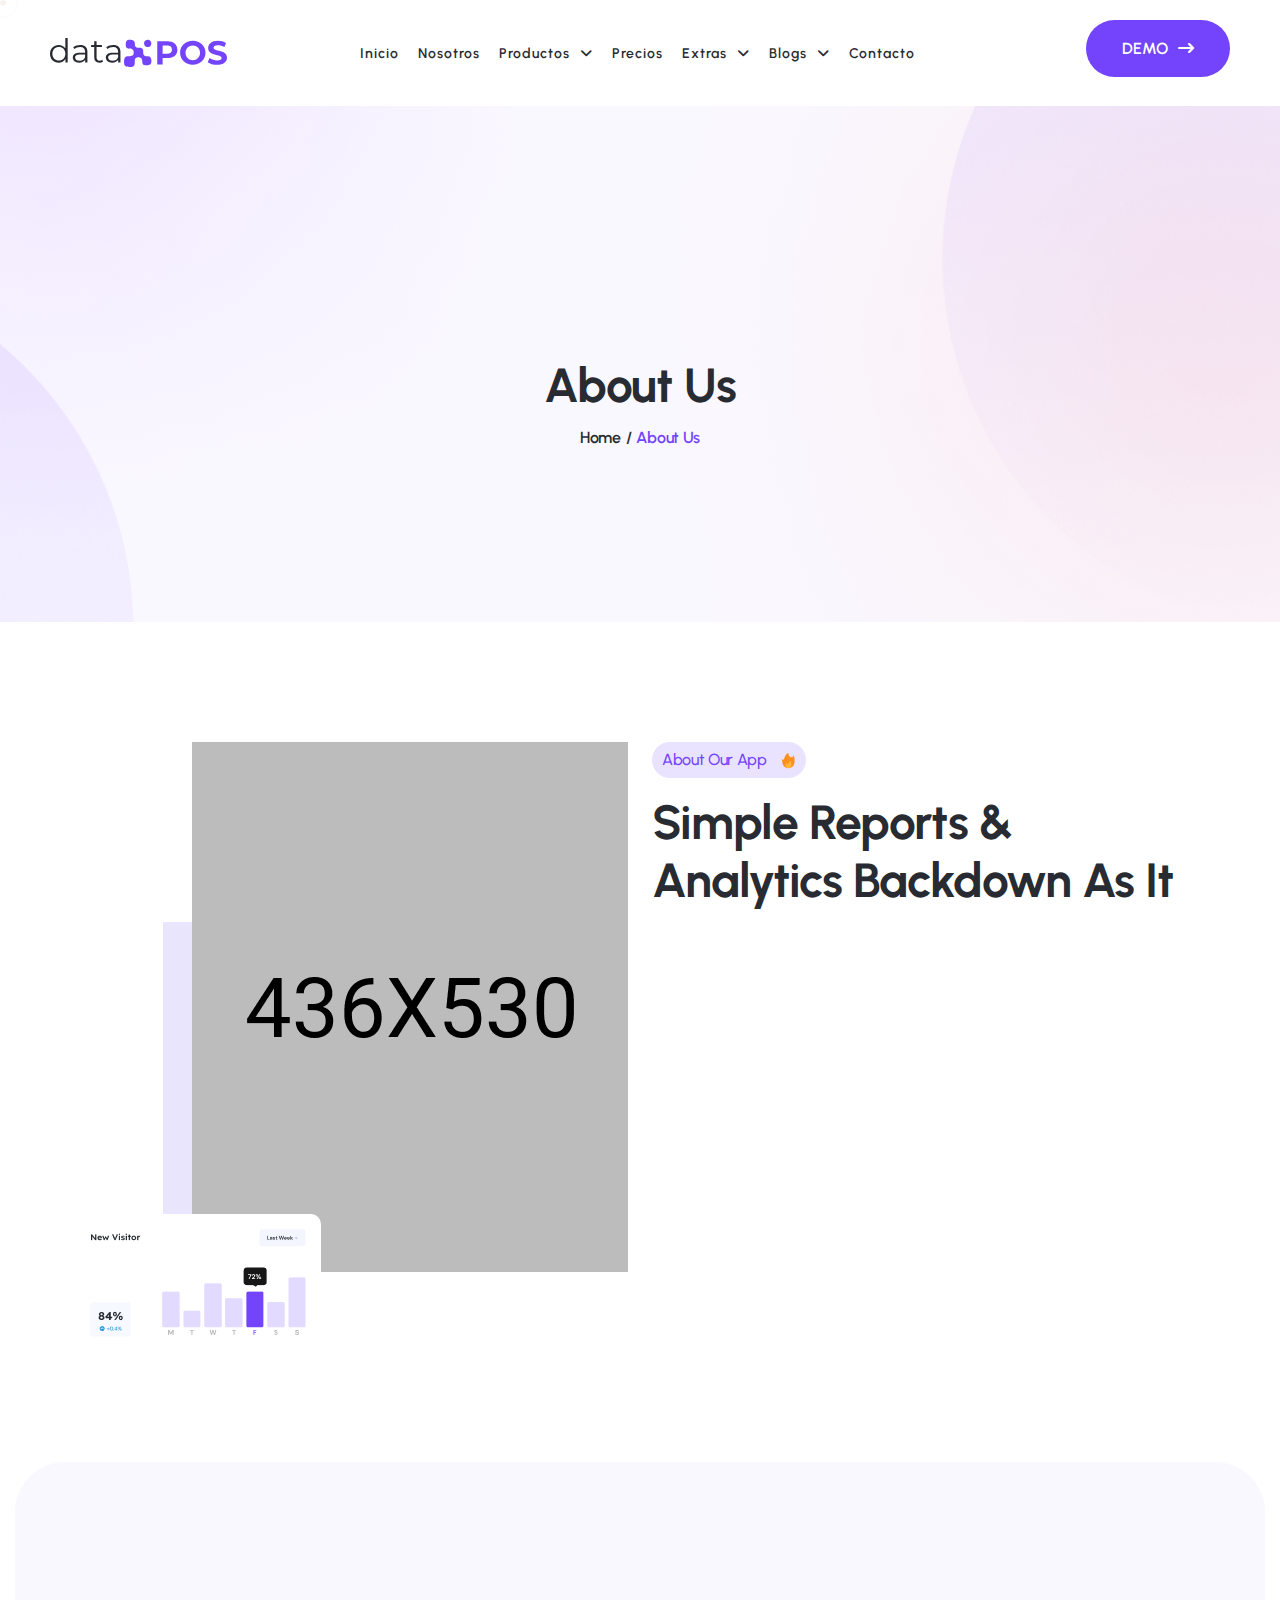
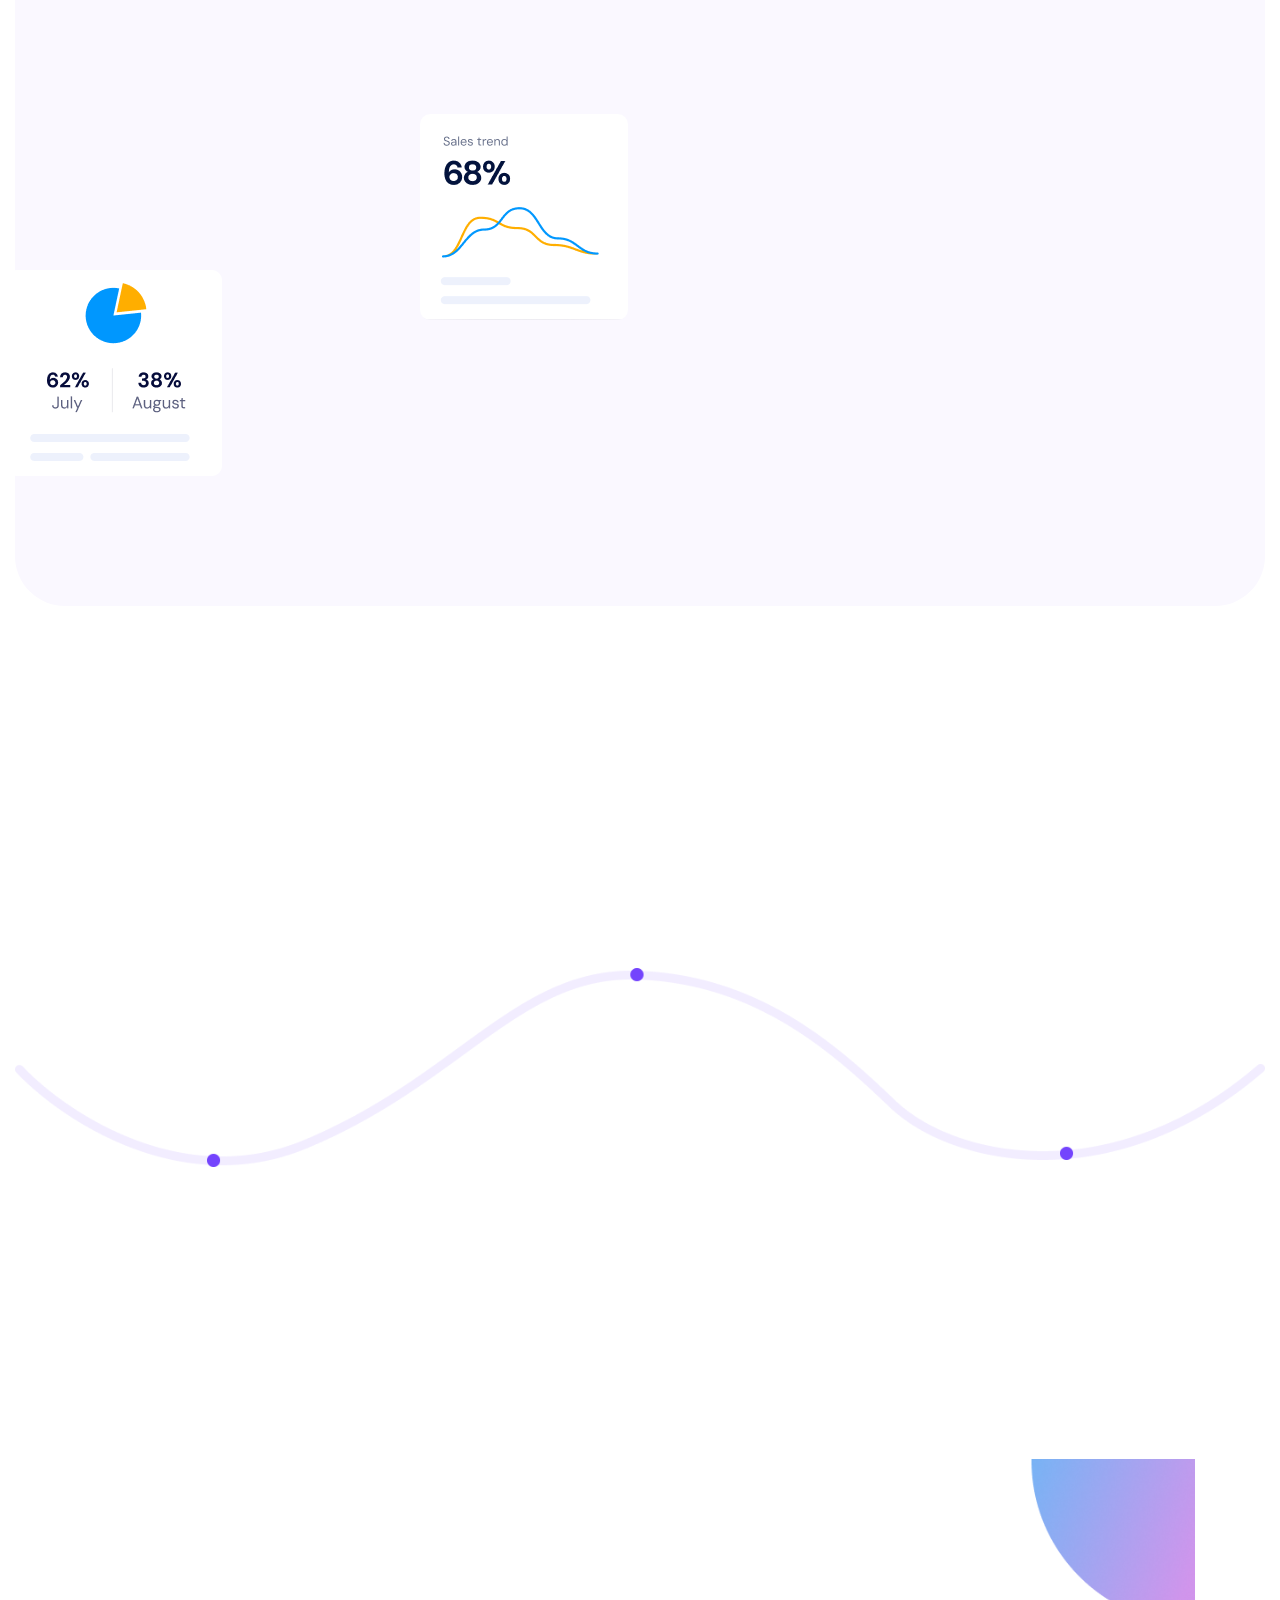
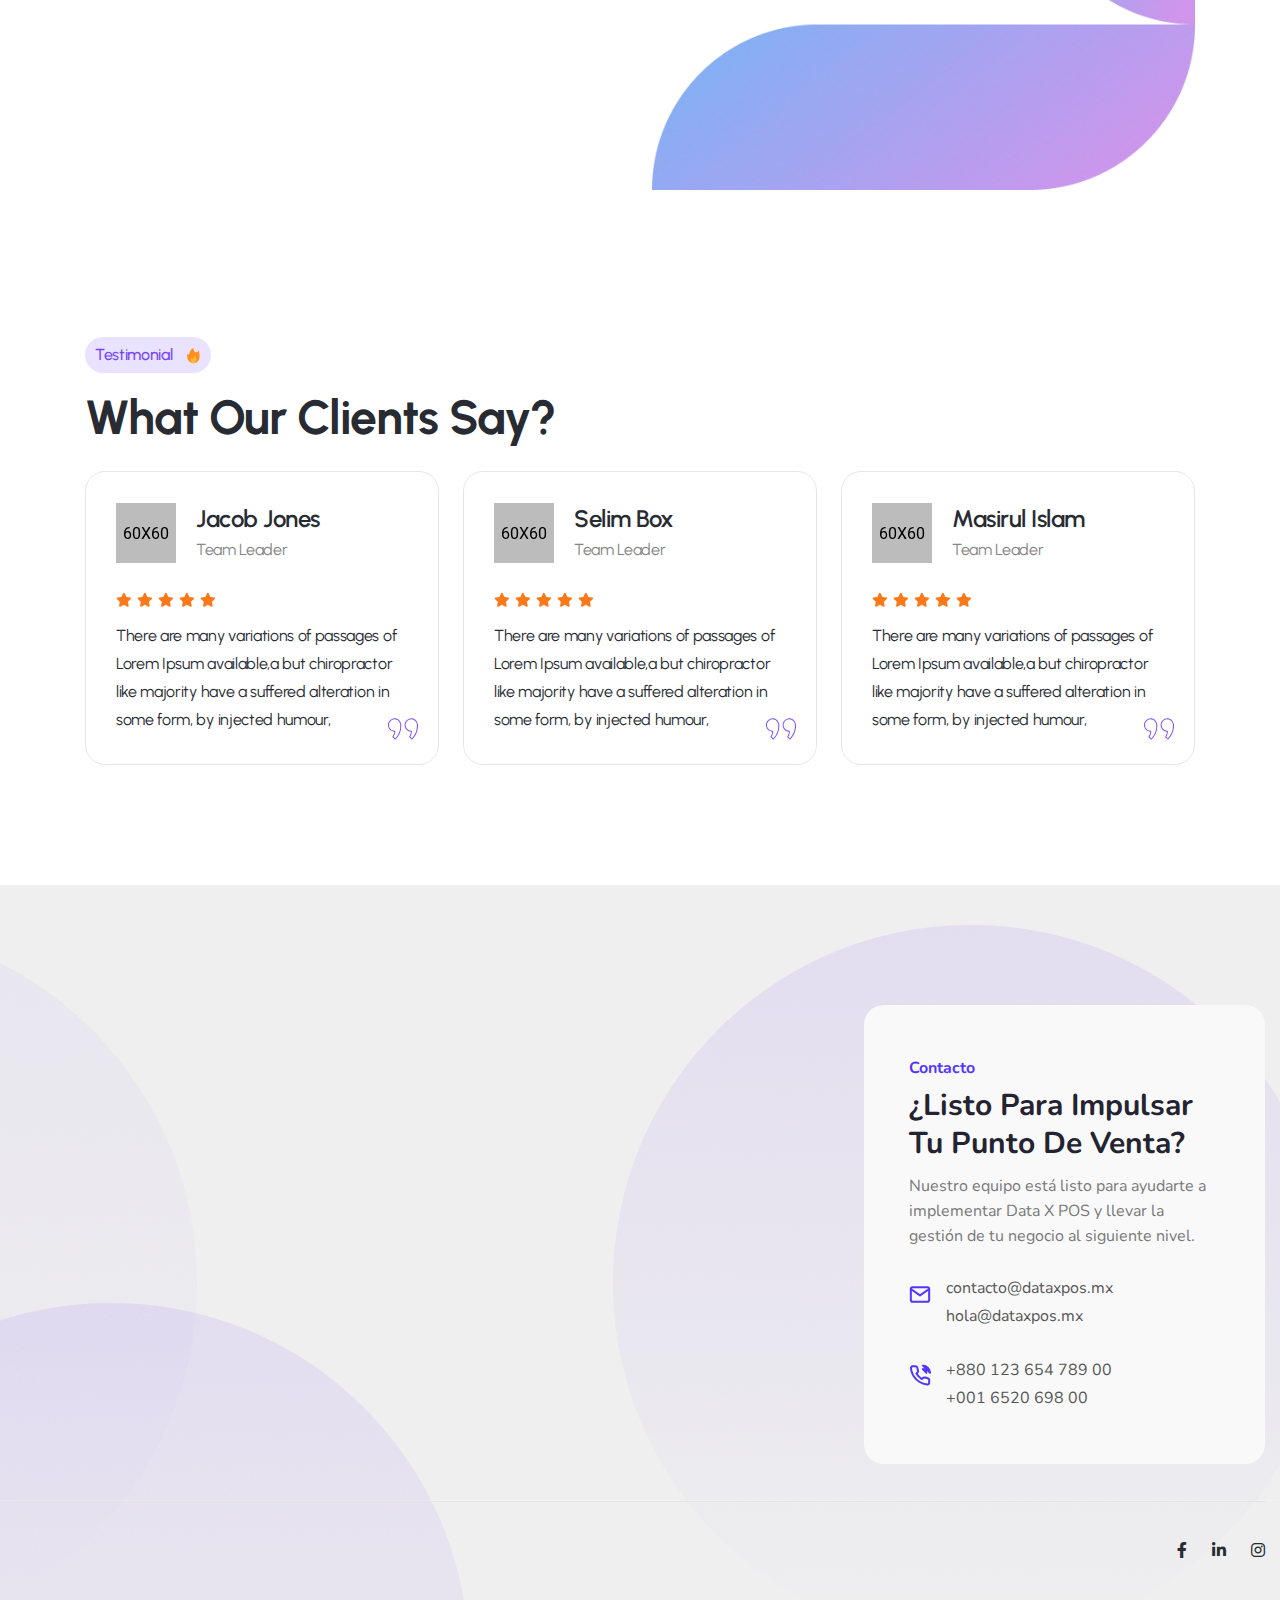
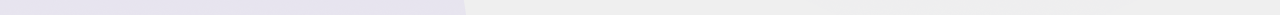
<file: about.html>
<!DOCTYPE html>
<html lang="zxx">
<!--<< Header Area >>-->

<head>
    <!-- ========== Meta Tags ========== -->
    <meta charset="UTF-8">
    <meta http-equiv="X-UA-Compatible" content="IE=edge">
    <meta name="viewport" content="width=device-width, initial-scale=1">
    <meta name="author" content="Gramentheme">
    <meta name="description" content="Niotech - App Landing HTML Template">
    <!-- ======== Page title ============ -->
    <title>Data X  - POS</title>
    <!--<< Favcion >>-->
    <link rel="shortcut icon" href="assets/images/favicon.png">
    <!--<< Bootstrap min.css >>-->
    <link rel="stylesheet" href="assets/css/bootstrap.min.css">
    <!--<< All Min Css >>-->
    <link rel="stylesheet" href="assets/css/all.min.css">
    <!--<< Animate.css >>-->
    <link rel="stylesheet" href="assets/css/animate.css">
    <!--<< Magnific popup.css >>-->
    <link rel="stylesheet" href="assets/css/magnific-popup.css">
    <!--<< MeanMenu.css >>-->
    <link rel="stylesheet" href="assets/css/meanmenu.css">
    <!--<< Swiper Bundle.css >>-->
    <link rel="stylesheet" href="assets/css/swiper-bundle.min.css">
    <!--<< NiceSelect.css >>-->
    <link rel="stylesheet" href="assets/css/nice-select.css">
    <!--<< Main.css >>-->
    <link rel="stylesheet" href="assets/css/main.css">
</head>

<body>

    <div id="preloader" class="preloader">
        <div class="animation-preloader">
            <div class="spinner">
            </div>
            <div class="txt-loading">
                <span data-text-preloader="D" class="letters-loading">
                    D
                </span>
                <span data-text-preloader="A" class="letters-loading">
                    A
                </span>
                <span data-text-preloader="T" class="letters-loading">
                    T
                </span>
                <span data-text-preloader="T" class="letters-loading">
                    A
                </span>
                <span data-text-preloader="X" class="letters-loading">
                    X
                </span>
                <span data-text-preloader="P" class="letters-loading">
                    P
                </span>
                <span data-text-preloader="O" class="letters-loading">
                    O
                </span>
                <span data-text-preloader="S" class="letters-loading">
                    S
                </span>
            </div>
            <p class="text-center">Cargando</p>
        </div>
        <div class="loader">
            <div class="row">
                <div class="col-3 loader-section section-left">
                    <div class="bg"></div>
                </div>
                <div class="col-3 loader-section section-left">
                    <div class="bg"></div>
                </div>
                <div class="col-3 loader-section section-right">
                    <div class="bg"></div>
                </div>
                <div class="col-3 loader-section section-right">
                    <div class="bg"></div>
                </div>
            </div>
        </div>
    </div>

    <!-- Mouse Cursor Start -->
    <div class="mouse-cursor cursor-outer"></div>
    <div class="mouse-cursor cursor-inner"></div>

    <!-- Back To Top Start -->
    <button id="back-top" class="back-to-top">
        <i class="fa-solid fa-chevron-up"></i>
    </button>

    <!-- Offcanvas Area Start -->
    <div class="fix-area">
        <div class="offcanvas__info">
            <div class="offcanvas__wrapper">
                <div class="offcanvas__content">
                    <div class="offcanvas__top mb-5 d-flex justify-content-between align-items-center">
                        <div class="offcanvas__logo">
                            <a href="index.html">
                                <img src="assets/images/logo/logo2.svg" alt="logo-img">
                            </a>
                        </div>
                        <div class="offcanvas__close">
                            <button>
                                <i class="fas fa-times"></i>
                            </button>
                        </div>
                    </div>
                    <p class="text d-none d-xl-block">
                        Nullam dignissim, ante scelerisque the is euismod fermentum odio sem semper the is erat, a
                        feugiat leo urna eget eros. Duis Aenean a imperdiet risus.
                    </p>
                    <div class="mobile-menu fix mb-3"></div>
                    <div class="offcanvas__contact">
                        <h4>Contact Info</h4>
                        <ul>
                            <li class="d-flex align-items-center">
                                <div class="offcanvas__contact-icon">
                                    <i class="fal fa-map-marker-alt"></i>
                                </div>
                                <div class="offcanvas__contact-text">
                                    <a target="_blank" href="#">Main Street, Melbourne, Australia</a>
                                </div>
                            </li>
                            <li class="d-flex align-items-center">
                                <div class="offcanvas__contact-icon mr-15">
                                    <i class="fal fa-envelope"></i>
                                </div>
                                <div class="offcanvas__contact-text">
                                    <a href="mailto:info@example.com"><span
                                            class="mailto:info@example.com">info@example.com</span></a>
                                </div>
                            </li>
                            <li class="d-flex align-items-center">
                                <div class="offcanvas__contact-icon mr-15">
                                    <i class="fal fa-clock"></i>
                                </div>
                                <div class="offcanvas__contact-text">
                                    <a target="_blank" href="#">Mod-friday, 09am -05pm</a>
                                </div>
                            </li>
                            <li class="d-flex align-items-center">
                                <div class="offcanvas__contact-icon mr-15">
                                    <i class="far fa-phone"></i>
                                </div>
                                <div class="offcanvas__contact-text">
                                    <a href="tel:+11002345909">+11002345909</a>
                                </div>
                            </li>
                        </ul>
                        <div class="header-button mt-4">
                            <a href="contact.html" class="theme-btn text-center">
                                <span>Get A Quote<i class="fa-solid fa-arrow-right-long"></i></span>
                            </a>
                        </div>
                        <div class="social-icon d-flex align-items-center">
                            <a href="#"><i class="fab fa-facebook-f"></i></a>
                            <a href="#"><i class="fab fa-twitter"></i></a>
                            <a href="#"><i class="fab fa-youtube"></i></a>
                            <a href="#"><i class="fab fa-linkedin-in"></i></a>
                        </div>
                    </div>
                </div>
            </div>
        </div>
    </div>
    <div class="offcanvas__overlay"></div>

    <!-- Header Section Start -->
    <header class="header-section-33">
        <div id="header-sticky" class="header-1 header-3">
            <div class="container-fluid">
                <div class="mega-menu-wrapper">
                    <div class="header-main">
                        <div class="header-left">
                            <div class="logo">
                                <a href="index.html" class="header-logo">
                                    <img src="assets/images/logo/logo3.svg" alt="logo-img">
                                </a>
                            </div>
                        </div>
                        <div class="header-middle">
                            <div class="mean__menu-wrapper">
                                <div class="main-menu">
                                    <nav id="mobile-menu">
                                        <ul>


                                            <li>
                                                <a href="index.html">Inicio</a>
                                            </li>                                            
                                            
                                            <li>
                                                <a href="about.html">Nosotros</a>
                                            </li>
                                            <li>
                                                <a href="services.html">
                                                    Productos
                                                    <i class="fas fa-angle-down"></i>
                                                </a>
                                                <ul class="submenu">
                                                    <li><a href="services.html">Services</a></li>
                                                    <li><a href="service-details.html">Service Details</a></li>
                                                </ul>
                                            </li>
                                            <li>
                                                <a href="pricing.html">
                                                    Precios
                                                </a>
                                            </li>
                                            <li class="has-dropdown">
                                                <a href="#">
                                                    Extras
                                                    <i class="fas fa-angle-down"></i>
                                                </a>
                                                <ul class="submenu">
                                                    <li class="has-dropdown">
                                                        <a href="project1.html">
                                                            Project
                                                            <i class="fas fa-angle-down"></i>
                                                        </a>
                                                        <ul class="submenu">
                                                            <li><a href="project1.html">Project 01</a></li>
                                                            <li><a href="project2.html">Project 02</a></li>
                                                            <li><a href="project-details.html">Project Details</a></li>
                                                        </ul>
                                                    </li>
                                                    <li class="has-dropdown">
                                                        <a href="team.html">
                                                            Team
                                                            <i class="fas fa-angle-down"></i>
                                                        </a>
                                                        <ul class="submenu">
                                                            <li><a href="team.html">Team</a></li>
                                                            <li><a href="team-details.html">Team Details</a>
                                                            </li>
                                                        </ul>
                                                    </li>
                                                    <li><a href="faq.html">Faq's</a></li>
                                                </ul>
                                            </li>
                                            <li>
                                                <a href="blog.html">
                                                    Blogs
                                                    <i class="fas fa-angle-down"></i>
                                                </a>
                                                <ul class="submenu">
                                                    <li><a href="blog.html">Blog</a></li>
                                                    <li><a href="blog-standard.html">Blog Standard</a></li>
                                                    <li><a href="blog-left-sidebar.html">Blog Left Sidebar</a></li>
                                                    <li><a href="blog-details.html">Blog Details</a></li>
                                                </ul>
                                            </li>
                                            <li>
                                                <a href="contact.html">Contacto</a>
                                            </li>
                                        </ul>
                                    </nav>
                                </div>
                            </div>
                        </div>
                        <div class="header-right d-flex justify-content-end align-items-center">
                            <!-- <a href="#0" class="search-trigger search-icon"><i class="fal fa-search"></i></a> -->

                            <div class="header-button ms-4">
                                <a href="contact.html" class="theme-btn">
                                    <span>
                                        DEMO
                                        <i class="fa-solid fa-arrow-right-long"></i>
                                    </span>
                                </a>
                            </div>
                            <div class="header__hamburger d-block d-xl-none my-auto">
                                <div class="sidebar__toggle">
                                    <i class="fas fa-bars"></i>
                                </div>
                            </div>
                        </div>
                    </div>
                </div>
            </div>
        </div>
    </header>

    <!-- Search Area Start -->
    <!-- <div class="search-wrap">
        <div class="search-inner">
            <i class="fas fa-times search-close" id="search-close"></i>
            <div class="search-cell">
                <form method="get">
                    <div class="search-field-holder">
                        <input type="search" class="main-search-input" placeholder="Search...">
                    </div>
                </form>
            </div>
        </div>
    </div> -->

    <!-- Breadcumb Section S T A R T -->
    <div class="breadcumb-section fix">
        <div class="breadcumb-container-wrapper" data-bg-src="assets/images/bg/breadcumgBg.png">
            <div class="container">
                <div class="shape1"><img src="assets/images/shape/breadCumbShape1_1.png" alt="shape"></div>
                <div class="shape2"><img src="assets/images/shape/breadCumbShape1_2.png" alt="shape"></div>
                <div class="breadcumb-wrapper">
                    <div class="page-heading">
                        <h1>About Us</h1>
                        <div class="links">
                            <a href="index.html">Home<span class="slash">/</span></a>About Us
                        </div>
                    </div>
                </div>
            </div>
        </div>
    </div>

    <!-- About Us Section S T A R T -->
    <section class="about-section section-padding fix">
        <div class="about-container-wrapper style1">
            <div class="container">
                <div class="about-wrapper style1">
                    <div class="row gy-5 gx-60">
                        <div class="col-xl-6">
                            <div class="about-thumb">
                                <div class="bg"></div>
                                <div class="thumbShape1 d-none d-xxl-block cir36"><img
                                        src="assets/images/shape/aboutThumbShape1_1.png" alt="shape"></div>
                                <div class="thumbShape2 d-none d-xxl-block cir36"><img
                                        src="assets/images/shape/aboutThumbShape1_2.png" alt="shape"></div>
                                <div class="thumbShape3 d-none d-xxl-block cir36 float-bob-y"><img
                                        src="assets/images/shape/aboutThumbShape1_3.png" alt="shape"></div>
                                <div class="thumbShape4 d-none d-xxl-block cir36"><img
                                        src="assets/images/shape/aboutThumbShape1_4.png" alt="shape"></div>
                                <div class="main-thumb">
                                    <img src="assets/images/about/aboutThumb1_1.png" alt="thumb">
                                </div>
                                <div class="absolute-thumb float-bob-x">
                                    <img src="assets/images/about/aboutThumb1_2.png" alt="thumb">
                                </div>

                            </div>
                        </div>
                        <div class="col-xl-6">
                            <div class="about-content">
                                <div class="section-title">
                                    <div class="subtitle wow fadeInUp" data-wow-delay=".2s">
                                        About Our App <img src="assets/images/icon/fireIcon.svg" alt="icon">
                                    </div>
                                    <h2 class="title wow fadeInUp" data-wow-delay=".4s">Simple Reports & Analytics
                                        Backdown As it</h2>
                                    <p class="section-desc wow fadeInUp" data-wow-delay=".6s">There are many variations
                                        of passages of Lorem Ipsum
                                        available, but the majority have suffered alteration in some form, by injected
                                        humour, or randomised words which don't look even slightly believable. If you
                                        are going to use</p>
                                </div>
                                <ul class="checklist style1 wow fadeInUp" data-wow-delay=".2s">
                                    <li><img src="assets/images/icon/checkmarkIcon.svg" alt="icon"> With our
                                        Technological and Marketing Solutions.</li>
                                    <li><img src="assets/images/icon/checkmarkIcon.svg" alt="icon"> We are trusted all
                                        over the world. </li>
                                    <li><img src="assets/images/icon/checkmarkIcon.svg" alt="icon"> Start Your 14 Days
                                        Free Trials Today! </li>
                                </ul>
                                <a class="theme-btn wow fadeInUp" data-wow-delay=".2s" href="about.html">Discover More
                                    <svg xmlns="http://www.w3.org/2000/svg" width="16" height="16" viewBox="0 0 16 16"
                                        fill="none">
                                        <g clip-path="url(#clip0_18_41)">
                                            <path
                                                d="M11.6118 3.61182L10.8991 4.32454L14.0706 7.49603H0V8.50398H14.0706L10.8991 11.6754L11.6118 12.3882L16 7.99997L11.6118 3.61182Z"
                                                fill="white" />
                                        </g>
                                        <defs>
                                            <clipPath id="clip0_18_41">
                                                <rect width="16" height="16" fill="white" />
                                            </clipPath>
                                        </defs>
                                    </svg>
                                </a>
                            </div>
                        </div>
                    </div>
                </div>
            </div>
        </div>
    </section>

    <!-- Why Choose Us Section S T A R T -->
    <section class="wcu-section">
        <div class="wcu-container-wrapper style2">
            <div class="container">
                <div class="wcu-wrapper style2  section-padding fix">
                    <div class="container">
                        <div class="row gy-5 gx-60 d-flex align-items-center">
                            <div class="col-xl-6">
                                <div class="wcu-thumb">
                                    <div class="main-thumb img-custom-anim-right wow fadeInUp" data-wow-delay=".4s">
                                        <img src="assets/images/wcu/wcuThumb2_1.png" alt="thumb">
                                    </div>
                                    <div class="thumb2 float-bob-y"><img src="assets/images/wcu/wcuThumb2_2.png"
                                            alt="thumb"></div>
                                    <div class="thumb3 float-bob-x"><img src="assets/images/wcu/wcuThumb2_3.png"
                                            alt="thumb"></div>
                                </div>
                            </div>
                            <div class="col-xl-6">
                                <div class="wcu-content">
                                    <div class="section-title">
                                        <div class="subtitle wow fadeInUp" data-wow-delay=".2s">
                                            Customizations & Analysis <img src="assets/images/icon/fireIcon.svg"
                                                alt="icon">
                                        </div>
                                        <h2 class="title wow fadeInUp" data-wow-delay=".4s">Manage your Team’s Easily
                                            Communication.</h2>
                                        <p class="text1 wow fadeInUp" data-wow-delay=".6s">There are many variations of
                                            passages of Lorem Ipsum available, but the majority have suffered alteration
                                            in some form, by injected humour, or randomised words which don't look even
                                        </p>
                                    </div>
                                    <div class="fancy-box style3 mb-20 wow fadeInUp" data-wow-delay=".4s">
                                        <div class="icon">
                                            <img src="assets/images/icon/wcuIcon2_1.svg" alt="icon">
                                        </div>
                                        <div class="content">
                                            <h4>Easy Collaboration</h4>
                                            <p class="text">There are many variations of passages of Lorem Ipsum
                                                available, but the majority have</p>
                                        </div>
                                    </div>
                                    <div class="fancy-box style3 wow fadeInUp" data-wow-delay=".6s">
                                        <div class="icon">
                                            <img src="assets/images/icon/wcuIcon2_2.svg" alt="icon">
                                        </div>
                                        <div class="content">
                                            <h4>Innovative Solutions</h4>
                                            <p class="text">There are many variations of passages of Lorem Ipsum
                                                available, but the majority have</p>
                                        </div>
                                    </div>
                                </div>
                            </div>
                        </div>
                    </div>
                </div>
            </div>
        </div>
    </section>

    <!-- Work Process Section S T A R T -->
    <section class="work-process-section section-padding fix">
        <div class="work-process-container-wrapper style1">
            <div class="container">
                <div class="section-title text-center mxw-565 mx-auto">
                    <div class="subtitle wow fadeInUp" data-wow-delay=".2s">
                        How It Work <img src="assets/images/icon/fireIcon.svg" alt="icon">
                    </div>
                    <h2 class="title wow fadeInUp" data-wow-delay=".4s">Make Your Device Manage Everything For You!</h2>
                </div>
                <div class="work-process-wrapper style1">
                    <div class="shape"><img src="assets/images/shape/workProcessShape1_1.png" alt="shape"></div>
                    <div class="row">
                        <div class="col-xl-4">
                            <div class="work-process-box style1 wow fadeInUp" data-wow-delay=".2s">
                                <div class="step">STEP - 01</div>
                                <div class="title">Download App</div>
                                <div class="text">There are many variations of passages of Lorem</div>
                            </div>
                        </div>
                        <div class="col-xl-4">
                            <div class="work-process-box style1 child2 wow fadeInUp" data-wow-delay=".4s">
                                <div class="step">STEP - 02</div>
                                <div class="title">Create account</div>
                                <div class="text">There are many variations of passages of Lorem</div>
                            </div>
                        </div>
                        <div class="col-xl-4">
                            <div class="work-process-box style1 wow fadeInUp" data-wow-delay=".6s">
                                <div class="step">STEP - 03</div>
                                <div class="title">Install App, & Enjoy</div>
                                <div class="text">There are many variations of passages of Lorem</div>
                            </div>
                        </div>
                    </div>
                </div>
            </div>
        </div>
    </section>

    <!-- Why Choose Us Section S T A R T -->
    <section class="wcu-section section-padding pt-0 fix">
        <div class="wcu-container-wrapper style3">
            <div class="container">
                <div class="wcu-wrapper style3">
                    <div class="row gy-5 gx-60">
                        <div class="col-xl-6">
                            <div class="wcu-content">
                                <div class="section-title">
                                    <div class="subtitle wow fadeInUp" data-wow-delay=".2s">
                                        Customizations & Analysis <img src="assets/images/icon/fireIcon.svg" alt="icon">
                                    </div>
                                    <h2 class="title wow fadeInUp" data-wow-delay=".4s">Manage your Traffic Growth
                                        Easily</h2>
                                    <p class="text1 wow fadeInUp" data-wow-delay=".6s">There are many variations of
                                        passages of Lorem Ipsum available, but the majority have suffered alteration in
                                        some form, by injected humour, or randomised words which don't look even</p>
                                    <p class="text2 wow fadeInUp" data-wow-delay=".8s">There are many variations of
                                        passages of Lorem Ipsum available, but the majority have suffered alteration in
                                        some form,</p>
                                </div>
                                <a class="theme-btn rounded-5 wow fadeInUp" data-wow-delay=".4s" href="about.html">View
                                    All Project
                                    <svg class="ms-2" xmlns="http://www.w3.org/2000/svg" width="16" height="16"
                                        viewBox="0 0 16 16" fill="none">
                                        <g clip-path="url(#clip0_190_64)">
                                            <path
                                                d="M11.6118 3.61182L10.8991 4.32454L14.0706 7.49603H0V8.50398H14.0706L10.8991 11.6754L11.6118 12.3882L16 7.99997L11.6118 3.61182Z"
                                                fill="white" />
                                        </g>
                                        <defs>
                                            <clipPath id="clip0_190_64">
                                                <rect width="16" height="16" fill="white" />
                                            </clipPath>
                                        </defs>
                                    </svg>
                                </a>
                                <div class="counter-box-wrapper style3">
                                    <div class="counter-box style3 wow fadeInUp" data-wow-delay=".2s">
                                        <div class="counter">
                                            <span class="counter-nubmer">56</span> <span>k+</span>
                                        </div>
                                        <p class="text">Comparers</p>
                                    </div>
                                    <div class="counter-box style3 wow fadeInUp" data-wow-delay=".4s">
                                        <div class="counter">
                                            <span class="counter-nubmer">126</span> <span>k+</span>
                                        </div>
                                        <p class="text">Use People</p>
                                    </div>
                                    <div class="counter-box style3 wow fadeInUp" data-wow-delay=".6s">
                                        <div class="counter">
                                            <span class="counter-nubmer">1.2</span> <span>M+</span>
                                        </div>
                                        <p class="text">Download It</p>
                                    </div>
                                </div>
                            </div>
                        </div>
                        <div class="col-xl-6">
                            <div class="wcu-thumb">
                                <div class="main-thumb img-custom-anim-left wow fadeInUp" data-wow-delay=".4s">
                                    <img src="assets/images/wcu/wcuThumb3_1.png" alt="thumb">
                                </div>
                                <div class="thumb2">
                                    <img src="assets/images/wcu/wcuThumb3_2.png" alt="thumb">
                                </div>
                                <div class="thumb-box wow fadeInUp" data-wow-delay=".4s">
                                    <h5>Traffic Growth</h5>
                                    <p class="text">Total traffic growth of 45%</p>
                                    <div class="shape-box">
                                        <img src="assets/images/shape/wcuThumbShape3_1.png" alt="shape">
                                        <div class="shape-content">
                                            <h6>Transaction</h6>
                                            <h3>86%</h3>
                                        </div>
                                    </div>
                                </div>
                            </div>
                        </div>
                    </div>
                </div>
            </div>
        </div>
    </section>


    <!-- Testimonial Section S T A R T -->
    <section class="testimonial-section section-padding pt-0 fix">
        <div class="container">
            <div class="testimonial-wrapper style3">
                <div class="section-title-wrapper style3">
                    <div class="row d-flex align-items-center">
                        <div class="col-xl-6">
                            <div class="section-title">
                                <div class="subtitle">
                                    Testimonial <img src="assets/images/icon/fireIcon.svg" alt="icon">
                                </div>
                                <h2 class="title">What our clients say?</h2>
                            </div>
                        </div>
                        <div class="col-xl-6">
                            <div class="slider-arrow-button style2 text-end wow fadeInUp" data-wow-delay=".9s">
                                <button data-slider-prev="#testimonialSliderThree" class="slider-arrow arrowPrev"><i
                                        class="fa-sharp fa-solid fa-chevron-left"></i></button>
                                <button data-slider-next="#testimonialSliderThree" class="slider-arrow arrowNext"><i
                                        class="fa-sharp fa-solid fa-chevron-right"></i></button>
                            </div>
                        </div>
                    </div>
                </div>

                <div class="slider-area testimonialSliderThree">
                    <div class="swiper gt-slider" id="testimonialSliderThree"
                        data-slider-options='{"loop": true,"breakpoints":{"0":{"slidesPerView":1},"576":{"slidesPerView":1,"centeredSlides":true},"768":{"slidesPerView":1},"992":{"slidesPerView":2},"1200":{"slidesPerView":3}}}'>
                        <div class="swiper-wrapper">
                            <div class="swiper-slide">
                                <div class="testimonial-card style2">
                                    <div class="testimonial-header">
                                        <div class="profile-thumb">
                                            <img src="assets/images/testimoial/testimonialProfileThumb1_1.jpg"
                                                alt="thumb">
                                        </div>
                                        <div class="content">
                                            <h5>Jacob Jones</h5>
                                            <p class="text">Team Leader</p>
                                        </div>
                                    </div>
                                    <div class="testimonial-body">
                                        <ul class="star-wrapper style1">
                                            <li><img src="assets/images/icon/starIcon1_1.svg" alt="icon"></li>
                                            <li><img src="assets/images/icon/starIcon1_1.svg" alt="icon"></li>
                                            <li><img src="assets/images/icon/starIcon1_1.svg" alt="icon"></li>
                                            <li><img src="assets/images/icon/starIcon1_1.svg" alt="icon"></li>
                                            <li><img src="assets/images/icon/starIcon1_1.svg" alt="icon"></li>
                                        </ul>
                                        <p class="desc">There are many variations of passages of Lorem Ipsum
                                            available,a but
                                            chiropractor like majority have a suffered alteration in some form,
                                            by injected humour,</p>
                                    </div>
                                    <div class="quote-icon"><img src="assets/images/icon/quoteIcon.svg" alt="icon">
                                    </div>
                                </div>
                            </div>
                            <div class="swiper-slide">
                                <div class="testimonial-card style2">
                                    <div class="testimonial-header">
                                        <div class="profile-thumb">
                                            <img src="assets/images/testimoial/testimonialProfileThumb1_2.jpg"
                                                alt="thumb">
                                        </div>
                                        <div class="content">
                                            <h5>Selim Box</h5>
                                            <p class="text">Team Leader</p>
                                        </div>
                                    </div>
                                    <div class="testimonial-body">
                                        <ul class="star-wrapper style1">
                                            <li><img src="assets/images/icon/starIcon1_1.svg" alt="icon"></li>
                                            <li><img src="assets/images/icon/starIcon1_1.svg" alt="icon"></li>
                                            <li><img src="assets/images/icon/starIcon1_1.svg" alt="icon"></li>
                                            <li><img src="assets/images/icon/starIcon1_1.svg" alt="icon"></li>
                                            <li><img src="assets/images/icon/starIcon1_1.svg" alt="icon"></li>
                                        </ul>
                                        <p class="desc">There are many variations of passages of Lorem Ipsum
                                            available,a but
                                            chiropractor like majority have a suffered alteration in some form,
                                            by injected humour,</p>
                                    </div>
                                    <div class="quote-icon"><img src="assets/images/icon/quoteIcon.svg" alt="icon">
                                    </div>
                                </div>
                            </div>
                            <div class="swiper-slide">
                                <div class="testimonial-card style2">
                                    <div class="testimonial-header">
                                        <div class="profile-thumb">
                                            <img src="assets/images/testimoial/testimonialProfileThumb1_3.jpg"
                                                alt="thumb">
                                        </div>
                                        <div class="content">
                                            <h5>Masirul Islam</h5>
                                            <p class="text">Team Leader</p>
                                        </div>
                                    </div>
                                    <div class="testimonial-body">
                                        <ul class="star-wrapper style1">
                                            <li><img src="assets/images/icon/starIcon1_1.svg" alt="icon"></li>
                                            <li><img src="assets/images/icon/starIcon1_1.svg" alt="icon"></li>
                                            <li><img src="assets/images/icon/starIcon1_1.svg" alt="icon"></li>
                                            <li><img src="assets/images/icon/starIcon1_1.svg" alt="icon"></li>
                                            <li><img src="assets/images/icon/starIcon1_1.svg" alt="icon"></li>
                                        </ul>
                                        <p class="desc">There are many variations of passages of Lorem Ipsum
                                            available,a but
                                            chiropractor like majority have a suffered alteration in some form,
                                            by injected humour,</p>
                                    </div>
                                    <div class="quote-icon"><img src="assets/images/icon/quoteIcon.svg" alt="icon">
                                    </div>
                                </div>
                            </div>
                            <div class="swiper-slide">
                                <div class="testimonial-card style2">
                                    <div class="testimonial-header">
                                        <div class="profile-thumb">
                                            <img src="assets/images/testimoial/testimonialProfileThumb1_1.jpg"
                                                alt="thumb">
                                        </div>
                                        <div class="content">
                                            <h5>Jacob Jones</h5>
                                            <p class="text">Team Leader</p>
                                        </div>
                                    </div>
                                    <div class="testimonial-body">
                                        <ul class="star-wrapper style1">
                                            <li><img src="assets/images/icon/starIcon1_1.svg" alt="icon"></li>
                                            <li><img src="assets/images/icon/starIcon1_1.svg" alt="icon"></li>
                                            <li><img src="assets/images/icon/starIcon1_1.svg" alt="icon"></li>
                                            <li><img src="assets/images/icon/starIcon1_1.svg" alt="icon"></li>
                                            <li><img src="assets/images/icon/starIcon1_1.svg" alt="icon"></li>
                                        </ul>
                                        <p class="desc">There are many variations of passages of Lorem Ipsum
                                            available,a but
                                            chiropractor like majority have a suffered alteration in some form,
                                            by injected humour,</p>
                                    </div>
                                    <div class="quote-icon"><img src="assets/images/icon/quoteIcon.svg" alt="icon">
                                    </div>
                                </div>
                            </div>
                            <div class="swiper-slide">
                                <div class="testimonial-card style2">
                                    <div class="testimonial-header">
                                        <div class="profile-thumb">
                                            <img src="assets/images/testimoial/testimonialProfileThumb1_1.jpg"
                                                alt="thumb">
                                        </div>
                                        <div class="content">
                                            <h5>Jacob Jones</h5>
                                            <p class="text">Team Leader</p>
                                        </div>
                                    </div>
                                    <div class="testimonial-body">
                                        <ul class="star-wrapper style1">
                                            <li><img src="assets/images/icon/starIcon1_1.svg" alt="icon"></li>
                                            <li><img src="assets/images/icon/starIcon1_1.svg" alt="icon"></li>
                                            <li><img src="assets/images/icon/starIcon1_1.svg" alt="icon"></li>
                                            <li><img src="assets/images/icon/starIcon1_1.svg" alt="icon"></li>
                                            <li><img src="assets/images/icon/starIcon1_1.svg" alt="icon"></li>
                                        </ul>
                                        <p class="desc">There are many variations of passages of Lorem Ipsum
                                            available,a but
                                            chiropractor like majority have a suffered alteration in some form,
                                            by injected humour,</p>
                                    </div>
                                    <div class="quote-icon"><img src="assets/images/icon/quoteIcon.svg" alt="icon">
                                    </div>
                                </div>
                            </div>
                            <div class="swiper-slide">
                                <div class="testimonial-card style2">
                                    <div class="testimonial-header">
                                        <div class="profile-thumb">
                                            <img src="assets/images/testimoial/testimonialProfileThumb1_1.jpg"
                                                alt="thumb">
                                        </div>
                                        <div class="content">
                                            <h5>Jacob Jones</h5>
                                            <p class="text">Team Leader</p>
                                        </div>
                                    </div>
                                    <div class="testimonial-body">
                                        <ul class="star-wrapper style1">
                                            <li><img src="assets/images/icon/starIcon1_1.svg" alt="icon"></li>
                                            <li><img src="assets/images/icon/starIcon1_1.svg" alt="icon"></li>
                                            <li><img src="assets/images/icon/starIcon1_1.svg" alt="icon"></li>
                                            <li><img src="assets/images/icon/starIcon1_1.svg" alt="icon"></li>
                                            <li><img src="assets/images/icon/starIcon1_1.svg" alt="icon"></li>
                                        </ul>
                                        <p class="desc">There are many variations of passages of Lorem Ipsum
                                            available,a but
                                            chiropractor like majority have a suffered alteration in some form,
                                            by injected humour,</p>
                                    </div>
                                    <div class="quote-icon"><img src="assets/images/icon/quoteIcon.svg" alt="icon">
                                    </div>
                                </div>
                            </div>
                        </div>
                    </div>
                </div>
            </div>
        </div>
    </section>



    <!-- Footer Section    S T A R T -->
  <footer class="footer-section position-relative">
        <div class="footer-widgets-wrapper style1 fix">
            <div class="shape1"><img src="assets/images/shape/footerShape1_1.png" alt="shape"></div>
            <div class="shape2"><img src="assets/images/shape/footerShape1_2.png" alt="shape"></div>
            <div class="shape3"><img src="assets/images/shape/footerShape1_3.png" alt="shape"></div>
            <div class="container">
                <div class="row">
                    <div class="col-xl-4 col-lg-4 col-md-6 wow fadeInUp" data-wow-delay=".2s">
                        <div class="single-footer-widget">
                            <div class="widget-head">
                                <a href="index.html">
                                    <img src="assets/images/logo/logo.svg" alt="logo-img">
                                </a>
                            </div>
                            <div class="footer-content">
                                <p>
                                    La plataforma POS inteligente que conecta tus ventas, inventario y clientes en un solo lugar. Diseñada para agilizar tu operación y potenciar tu negocio.
                                </p>
                                <div class="store-links">
                                    <div class="apple">
                                        <a href="#"><svg xmlns="http://www.w3.org/2000/svg" width="19" height="17"
                                                viewBox="0 0 19 17" fill="none">
                                                <path
                                                    d="M13.9741 0.148438C11.9982 0.148438 11.1631 1.09311 9.78702 1.09311C8.37612 1.09311 7.29994 0.155311 5.58766 0.155311C3.91164 0.155311 2.12437 1.1805 0.989386 2.92696C-0.604303 5.38978 -0.333787 10.0282 2.24738 13.9797C3.17066 15.3942 4.40366 16.9806 6.02087 16.9978H6.05028C7.45578 16.9978 7.87332 16.0757 9.8076 16.0649H9.837C11.7424 16.0649 12.1246 16.9924 13.5242 16.9924H13.5536C15.1709 16.9752 16.47 15.2175 17.3933 13.8083C18.0578 12.7949 18.3048 12.2863 18.8145 11.1398C15.0807 9.71985 14.4809 4.41664 18.1735 2.38344C17.0463 0.969377 15.4624 0.150401 13.9692 0.150401L13.9741 0.148438Z"
                                                    fill="white" />
                                            </svg> App Store</a>
                                    </div>
                                    <div class="play">
                                        <a href="#"><svg xmlns="http://www.w3.org/2000/svg" width="26" height="17"
                                                viewBox="0 0 26 17" fill="none">
                                                <path
                                                    d="M18.8732 5.50779L20.9775 1.64735C21.0339 1.54372 21.0493 1.42066 21.0204 1.30505C20.9914 1.18943 20.9204 1.09065 20.8229 1.03026C20.7748 1.00032 20.7215 0.980802 20.6661 0.97283C20.6108 0.964858 20.5545 0.968593 20.5005 0.983821C20.4466 0.999048 20.396 1.02546 20.3517 1.06154C20.3075 1.09761 20.2704 1.14263 20.2427 1.19398L18.1122 5.10427C16.4855 4.31717 14.6547 3.87902 12.6857 3.87902C10.7167 3.87902 8.88588 4.3177 7.25923 5.10427L5.12868 1.19398C5.07191 1.09044 4.97863 1.01502 4.86936 0.984319C4.76008 0.953616 4.64377 0.970142 4.546 1.03026C4.44823 1.09038 4.37702 1.18917 4.34803 1.3049C4.31904 1.42062 4.33464 1.54381 4.39141 1.64735L6.49075 5.50779C2.86386 7.58782 0.405796 11.4776 0 16.0313H25.3684C24.9626 11.4776 22.5046 7.58782 18.8732 5.50779ZM6.85988 12.2584C6.64958 12.2584 6.444 12.1924 6.26914 12.0687C6.09429 11.9449 5.958 11.7691 5.87752 11.5633C5.79705 11.3575 5.77599 11.1311 5.81702 10.9127C5.85804 10.6942 5.95931 10.4936 6.10802 10.3361C6.25672 10.1786 6.44618 10.0714 6.65244 10.0279C6.8587 9.98449 7.07249 10.0068 7.26678 10.092C7.46108 10.1772 7.62714 10.3216 7.74398 10.5068C7.86081 10.6919 7.92317 10.9097 7.92317 11.1324C7.92304 11.431 7.81097 11.7173 7.6116 11.9285C7.41222 12.1396 7.14184 12.2583 6.85988 12.2584ZM18.5036 12.2584C18.2935 12.2575 18.0883 12.1907 17.9141 12.0664C17.7398 11.9421 17.6042 11.7659 17.5244 11.56C17.4446 11.3542 17.4242 11.1279 17.4657 10.9098C17.5073 10.6917 17.6089 10.4915 17.7578 10.3345C17.9066 10.1775 18.0961 10.0707 18.3022 10.0276C18.5084 9.98453 18.7219 10.0071 18.916 10.0925C19.11 10.1778 19.2758 10.3222 19.3924 10.5073C19.5091 10.6923 19.5713 10.9099 19.5713 11.1324C19.5713 11.2804 19.5436 11.4271 19.49 11.5638C19.4364 11.7006 19.3579 11.8248 19.2589 11.9294C19.1599 12.034 19.0424 12.1169 18.9132 12.1733C18.7839 12.2298 18.6454 12.2587 18.5056 12.2584H18.5036Z"
                                                    fill="#242331" />
                                            </svg> Play Store</a>
                                    </div>
                                </div>
                            </div>
                        </div>
                    </div>
                    <div class="col-xl-2 col-lg-4 col-md-6 ps-lg-5 wow fadeInUp" data-wow-delay=".4s">
                        <div class="single-footer-widget">
                            <div class="widget-head">
                                <h3> Páginas </h3>
                            </div>
                            <ul class="list-area">
                                <li>
                                    <a href="index.html">
                                        Inicio
                                    </a>
                                </li>
                                <li>
                                    <a href="about.html">
                                        Sobre Nosotros
                                    </a>
                                </li>
                                <li>
                                    <a href="project1.html">
                                        Integraciones
                                    </a>
                                </li>
                                <li>
                                    <a href="services.html">
                                        Funcionalidades
                                    </a>
                                </li>
                                <li>
                                    <a href="pricing.html">
                                        Precios
                                    </a>
                                </li>
                                <li>
                                    <a href="contact.html">
                                        Contáctanos
                                    </a>
                                </li>
                            </ul>
                        </div>
                    </div>
                    <div class="col-xl-2 col-lg-4 col-md-6 wow fadeInUp" data-wow-delay=".8s">
                        <div class="single-footer-widget">
                            <div class="widget-head">
                                <h3> Páginas Útiles </h3>
                            </div>
                            <ul class="list-area">
                                <li>
                                    <a href="project1.html">
                                        Proyecto
                                    </a>
                                </li>
                                <li>
                                    <a href="blog.html">
                                        Blog
                                    </a>
                                </li>
                                <li>
                                    <a href="contact.html">
                                        Contacto
                                    </a>
                                </li>
                                <li>
                                    <a href="pricing.html">
                                        Planes y Precios
                                    </a>
                                </li>
                                <li>
                                    <a href="project-details.html">
                                        Detalles del Proyecto
                                    </a>
                                </li>
                                <li>
                                    <a href="team.html">
                                        Nuestro Equipo
                                    </a>
                                </li>
                            </ul>
                        </div>
                    </div>
                    <div class="col-xl-4 col-lg-4 col-md-6">
                        <div class="single-footer-widget">
                            <div class="contact-box">
                                <div class="subtitle">Contacto</div>
                                <div class="widget-head">¿Listo para impulsar tu punto de venta?</div>
                                <div class="text">Nuestro equipo está listo para ayudarte a implementar Data X POS y llevar la gestión de tu negocio al siguiente nivel.
                                </div>
                                <div class="info">
                                    <div class="icon"><svg xmlns="http://www.w3.org/2000/svg" width="22" height="23"
                                            viewBox="0 0 22 23" fill="none">
                                            <path
                                                d="M3.66671 4.16699H18.3334C19.3417 4.16699 20.1667 4.99199 20.1667 6.00033V17.0003C20.1667 18.0087 19.3417 18.8337 18.3334 18.8337H3.66671C2.65837 18.8337 1.83337 18.0087 1.83337 17.0003V6.00033C1.83337 4.99199 2.65837 4.16699 3.66671 4.16699Z"
                                                stroke="#5236FF" stroke-width="2" stroke-linecap="round"
                                                stroke-linejoin="round" />
                                            <path d="M20.1667 6L11 12.4167L1.83337 6" stroke="#5236FF" stroke-width="2"
                                                stroke-linecap="round" stroke-linejoin="round" />
                                        </svg>
                                    </div>
                                    <div class="link">
                                        <a href="mailto:contact.tech@gmail.com">contacto@dataxpos.mx</a> <br>
                                        <a href="mailto:info@Niotech.com">hola@dataxpos.mx</a>
                                    </div>
                                </div>
                                <div class="info">
                                    <div class="icon">
                                        <svg xmlns="http://www.w3.org/2000/svg" width="22" height="23"
                                            viewBox="0 0 22 23" fill="none">
                                            <g clip-path="url(#clip0_2011_91)">
                                                <path
                                                    d="M13.7959 5.08366C14.6912 5.25834 15.514 5.69623 16.1591 6.34127C16.8041 6.9863 17.242 7.80915 17.4167 8.70449L13.7959 5.08366ZM13.7959 1.41699C15.656 1.62364 17.3906 2.45665 18.7149 3.77925C20.0392 5.10185 20.8744 6.83542 21.0834 8.69533L13.7959 1.41699ZM20.1667 16.0103V18.7603C20.1677 19.0156 20.1154 19.2683 20.0132 19.5022C19.9109 19.7361 19.7609 19.9461 19.5728 20.1187C19.3846 20.2913 19.1625 20.4227 18.9207 20.5045C18.6789 20.5863 18.4226 20.6166 18.1684 20.5937C15.3476 20.2872 12.6381 19.3233 10.2575 17.7795C8.0427 16.3721 6.16491 14.4943 4.75752 12.2795C3.20833 9.8881 2.24424 7.1654 1.94335 4.33199C1.92045 4.0785 1.95057 3.82302 2.03181 3.58181C2.11305 3.34061 2.24363 3.11896 2.41522 2.93098C2.58682 2.743 2.79567 2.59281 3.0285 2.48997C3.26132 2.38713 3.513 2.3339 3.76752 2.33366H6.51752C6.96238 2.32928 7.39366 2.48681 7.73097 2.7769C8.06827 3.06698 8.28859 3.46982 8.35085 3.91033C8.46692 4.79039 8.68218 5.65449 8.99252 6.48616C9.11585 6.81426 9.14254 7.17083 9.06943 7.51363C8.99632 7.85643 8.82648 8.17109 8.58002 8.42033L7.41585 9.58449C8.72078 11.8794 10.6209 13.7796 12.9159 15.0845L14.08 13.9203C14.3293 13.6739 14.6439 13.504 14.9867 13.4309C15.3295 13.3578 15.6861 13.3845 16.0142 13.5078C16.8459 13.8182 17.71 14.0334 18.59 14.1495C19.0353 14.2123 19.442 14.4366 19.7327 14.7797C20.0234 15.1228 20.1778 15.5608 20.1667 16.0103Z"
                                                    stroke="#5236FF" stroke-width="2" stroke-linecap="round"
                                                    stroke-linejoin="round" />
                                            </g>
                                            <defs>
                                                <clipPath id="clip0_2011_91">
                                                    <rect width="22" height="22" fill="white"
                                                        transform="translate(0 0.5)" />
                                                </clipPath>
                                            </defs>
                                        </svg>
                                    </div>
                                    <div class="link">
                                        <a href="tel:21314234323543">+880 123 654 789 00</a> <br>
                                        <a href="tel:35234523452345">+001 6520 698 00</a>
                                    </div>
                                </div>
                            </div>
                        </div>
                    </div>
                </div>
            </div>
        </div>
        <div class="footer-bottom style1">
            <div class="container">
                <div class="footer-wrapper d-flex align-items-center justify-content-between">
                    <p class="wow fadeInLeft" data-wow-delay=".3s">
                        Copyright © Smart Site Co SAS de CV All rights
                    </p>
                    <ul class="social-links" data-wow-delay=".5s">
                        <li> <a href="https://www.facebook.com/profile.php?id=61578134894854"><i class="fa-brands fa-facebook-f"></i></a> </li>
                        <!-- <li> <a href="#"><i class="fa-brands fa-twitter"></i></a> </li> -->
                        <li> <a href="#"><i class="fa-brands fa-linkedin-in"></i></a> </li>
                        <li> <a href="https://www.instagram.com/dataxpos/?utm_source=ig_web_button_share_sheet"><i class="fa-brands fa-instagram"></i></a> </li>
                    </ul>
                </div>
            </div>
        </div>
    </footer>




    <!--<< All JS Plugins >>-->
    <script src="assets/js/jquery-3.7.1.min.js"></script>
    <!--<< Bootstrap Js >>-->
    <script src="assets/js/bootstrap.bundle.min.js"></script>
    <!--<< Waypoints Js >>-->
    <script src="assets/js/jquery.waypoints.js"></script>
    <!--<< Counterup Js >>-->
    <script src="assets/js/jquery.counterup.min.js"></script>
    <!--<< Viewport Js >>-->
    <script src="assets/js/viewport.jquery.js"></script>
    <!--<< Tilt Js >>-->
    <script src="assets/js/tilt.min.js"></script>
    <!--<< Swiper Slider Js >>-->
    <script src="assets/js/swiper-bundle.min.js"></script>
    <!--<< MeanMenu Js >>-->
    <script src="assets/js/jquery.meanmenu.min.js"></script>
    <!--<< Magnific popup Js >>-->
    <script src="assets/js/magnific-popup.min.js"></script>
    <!--<< Wow Animation Js >>-->
    <script src="assets/js/wow.min.js"></script>
    <!--<< NIce Select Js >>-->
    <script src="assets/js/nice-select.min.js"></script>
    <!--<< Main.js >>-->
    <script src="assets/js/main.js"></script>
</body>

</html>
</file>
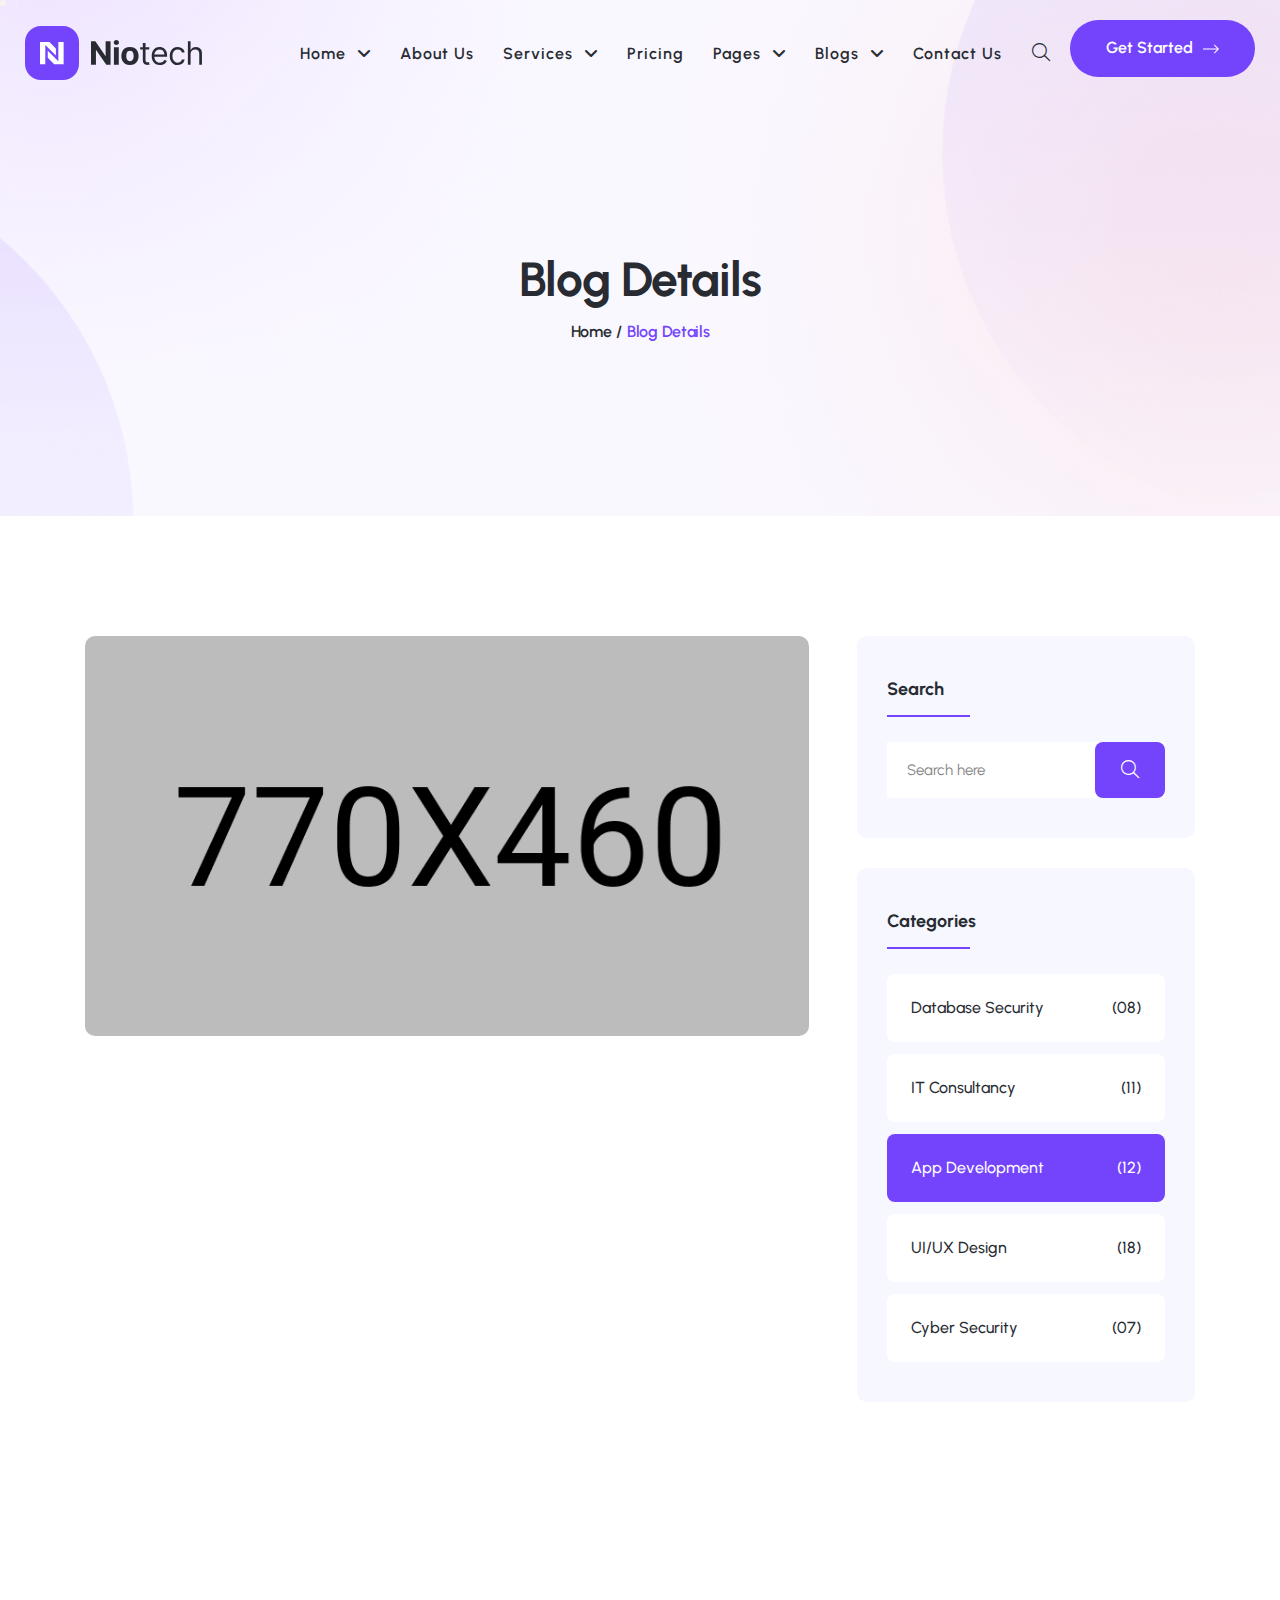
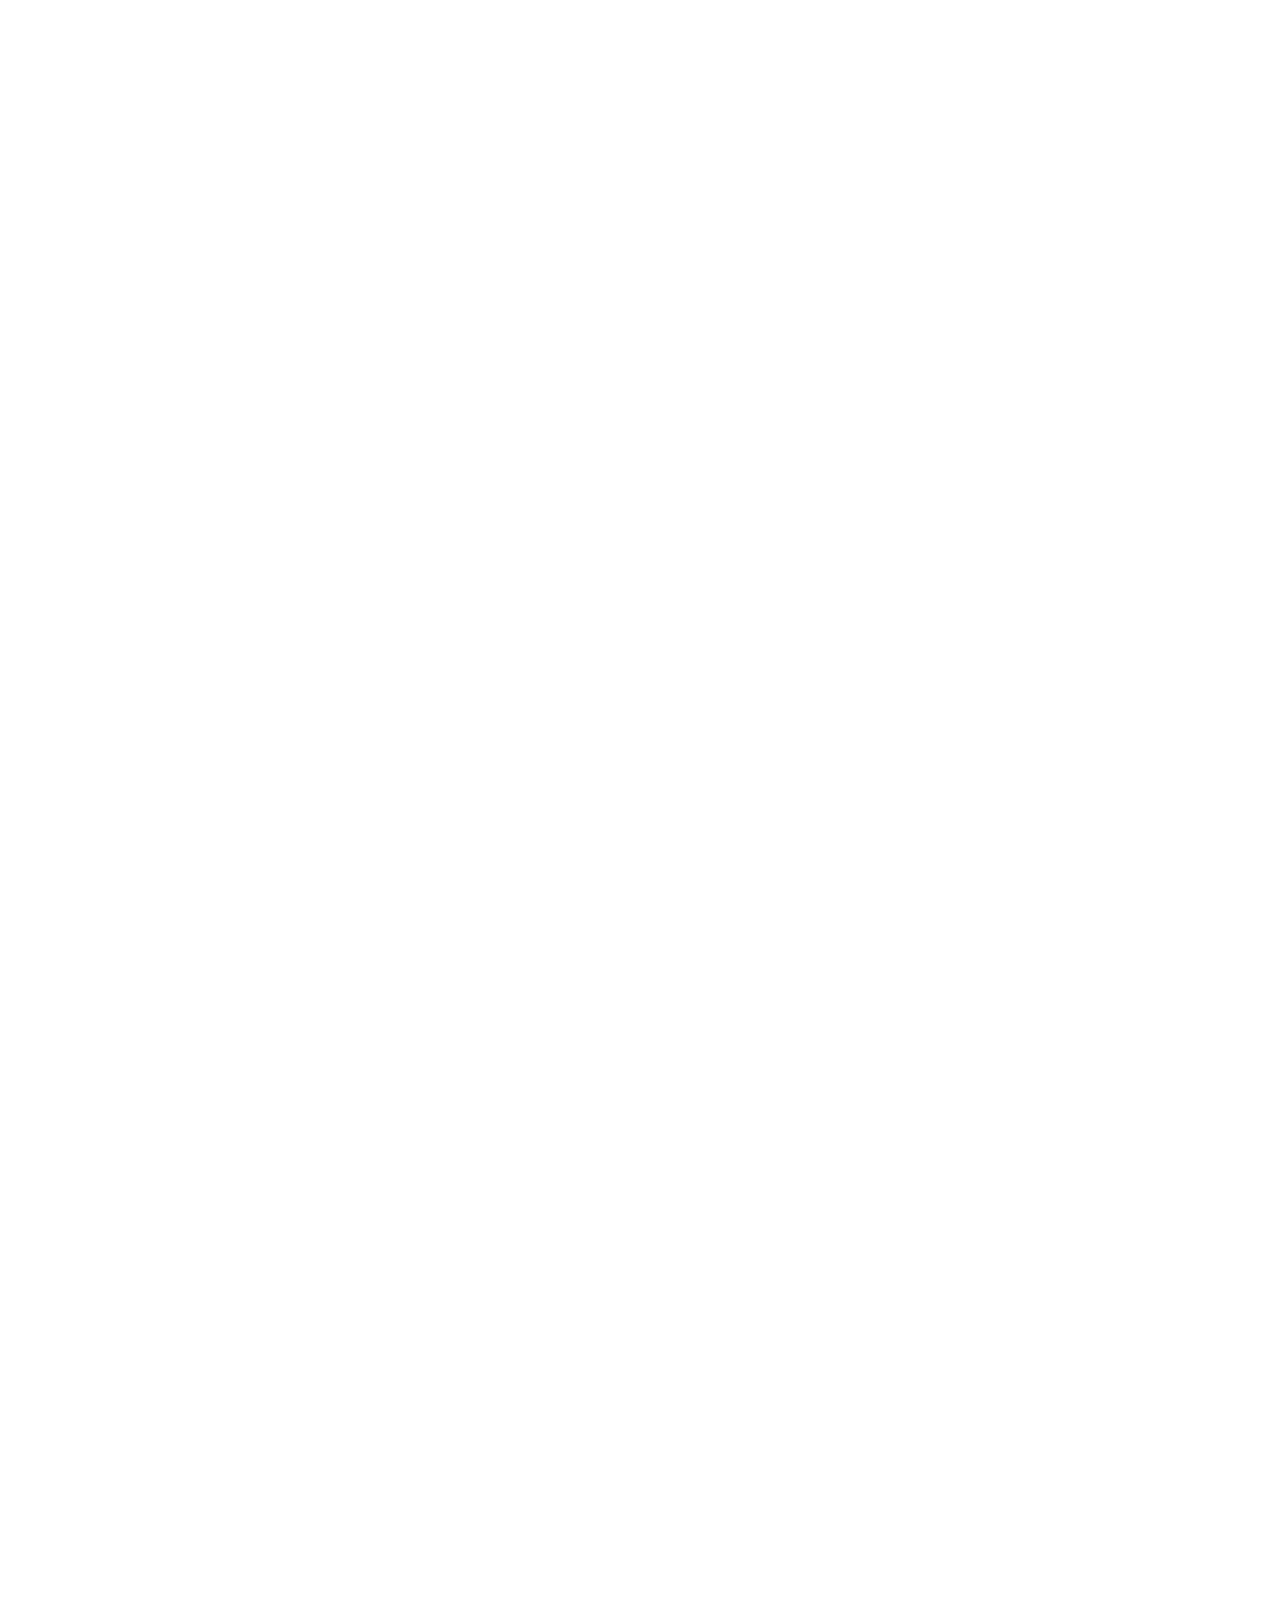
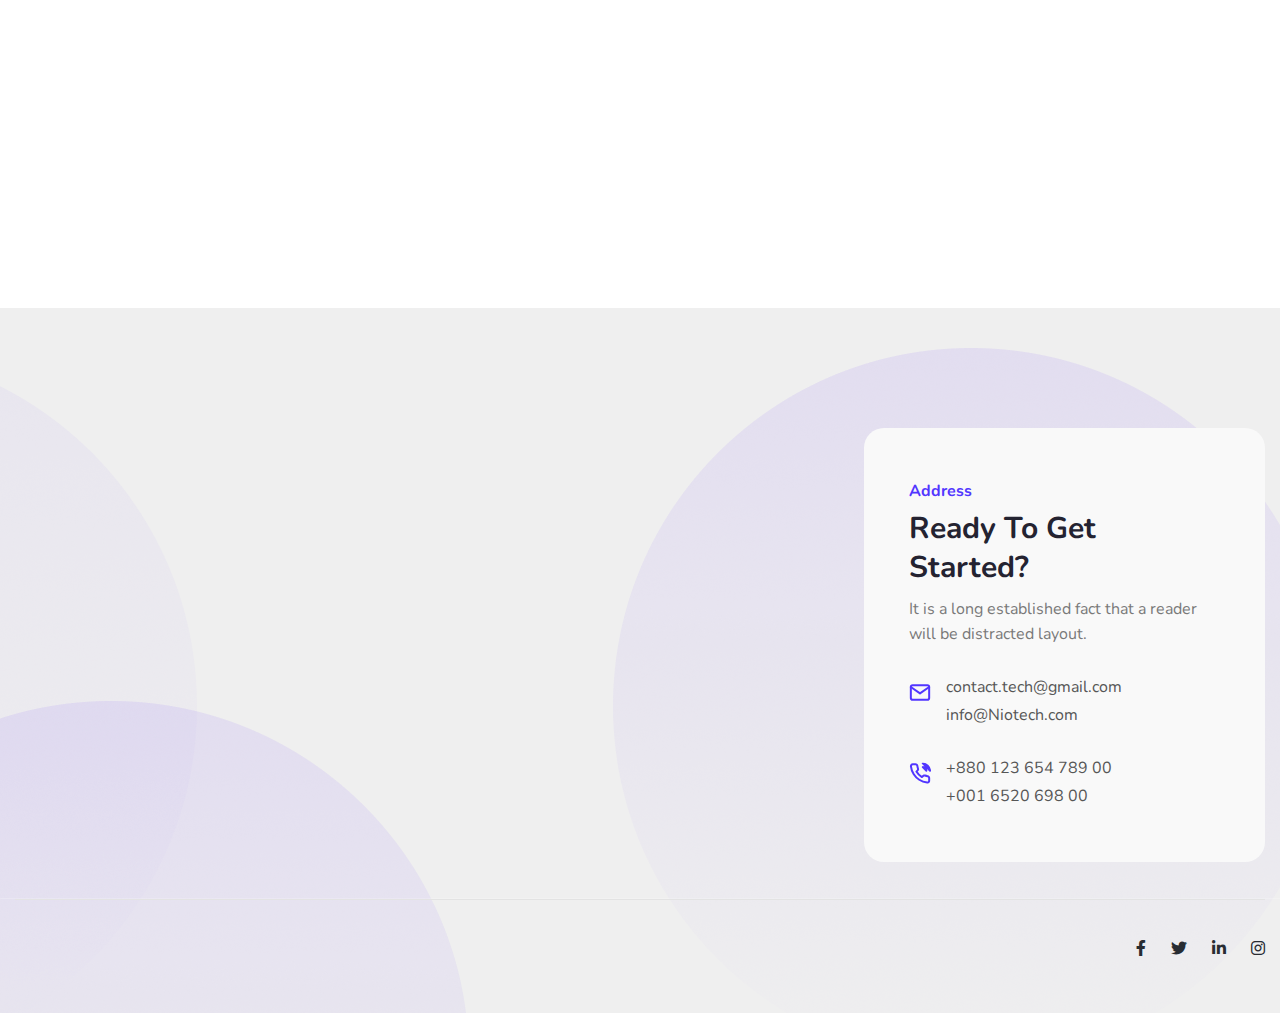
<file: blog-details.html>
<!DOCTYPE html>
<html lang="zxx">
<!--<< Header Area >>-->

<head>
    <!-- ========== Meta Tags ========== -->
    <meta charset="UTF-8">
    <meta http-equiv="X-UA-Compatible" content="IE=edge">
    <meta name="viewport" content="width=device-width, initial-scale=1">
    <meta name="author" content="Gramentheme">
    <meta name="description" content="Niotech - App Landing HTML Template">
    <!-- ======== Page title ============ -->
    <title>Niotech - App Landing HTML Template</title>
    <!--<< Favcion >>-->
    <link rel="shortcut icon" href="assets/images/favicon.png">
    <!--<< Bootstrap min.css >>-->
    <link rel="stylesheet" href="assets/css/bootstrap.min.css">
    <!--<< All Min Css >>-->
    <link rel="stylesheet" href="assets/css/all.min.css">
    <!--<< Animate.css >>-->
    <link rel="stylesheet" href="assets/css/animate.css">
    <!--<< Magnific popup.css >>-->
    <link rel="stylesheet" href="assets/css/magnific-popup.css">
    <!--<< MeanMenu.css >>-->
    <link rel="stylesheet" href="assets/css/meanmenu.css">
    <!--<< Swiper Bundle.css >>-->
    <link rel="stylesheet" href="assets/css/swiper-bundle.min.css">
    <!--<< NiceSelect.css >>-->
    <link rel="stylesheet" href="assets/css/nice-select.css">
    <!--<< Main.css >>-->
    <link rel="stylesheet" href="assets/css/main.css">
</head>

<body>

    <!-- Preloader Start -->
    <div id="preloader" class="preloader">
        <div class="animation-preloader">
            <div class="spinner">
            </div>
            <div class="txt-loading">
                <span data-text-preloader="N" class="letters-loading">
                    N
                </span>
                <span data-text-preloader="E" class="letters-loading">
                    i
                </span>
                <span data-text-preloader="O" class="letters-loading">
                    O
                </span>
                <span data-text-preloader="T" class="letters-loading">
                    T
                </span>
                <span data-text-preloader="E" class="letters-loading">
                    E
                </span>
                <span data-text-preloader="C" class="letters-loading">
                    C
                </span>
                <span data-text-preloader="H" class="letters-loading">
                    H
                </span>
            </div>
            <p class="text-center">Loading</p>
        </div>
        <div class="loader">
            <div class="row">
                <div class="col-3 loader-section section-left">
                    <div class="bg"></div>
                </div>
                <div class="col-3 loader-section section-left">
                    <div class="bg"></div>
                </div>
                <div class="col-3 loader-section section-right">
                    <div class="bg"></div>
                </div>
                <div class="col-3 loader-section section-right">
                    <div class="bg"></div>
                </div>
            </div>
        </div>
    </div>

    <!-- Mouse Cursor Start -->
    <div class="mouse-cursor cursor-outer"></div>
    <div class="mouse-cursor cursor-inner"></div>

    <!-- Back To Top Start -->
    <button id="back-top" class="back-to-top">
        <i class="fa-solid fa-chevron-up"></i>
    </button>

    <!-- Offcanvas Area Start -->
    <div class="fix-area">
        <div class="offcanvas__info">
            <div class="offcanvas__wrapper">
                <div class="offcanvas__content">
                    <div class="offcanvas__top mb-5 d-flex justify-content-between align-items-center">
                        <div class="offcanvas__logo">
                            <a href="index.html">
                                <img src="assets/images/logo/logo2.svg" alt="logo-img">
                            </a>
                        </div>
                        <div class="offcanvas__close">
                            <button>
                                <i class="fas fa-times"></i>
                            </button>
                        </div>
                    </div>
                    <p class="text d-none d-xl-block">
                        Nullam dignissim, ante scelerisque the is euismod fermentum odio sem semper the is erat, a
                        feugiat leo urna eget eros. Duis Aenean a imperdiet risus.
                    </p>
                    <div class="mobile-menu fix mb-3"></div>
                    <div class="offcanvas__contact">
                        <h4>Contact Info</h4>
                        <ul>
                            <li class="d-flex align-items-center">
                                <div class="offcanvas__contact-icon">
                                    <i class="fal fa-map-marker-alt"></i>
                                </div>
                                <div class="offcanvas__contact-text">
                                    <a target="_blank" href="#">Main Street, Melbourne, Australia</a>
                                </div>
                            </li>
                            <li class="d-flex align-items-center">
                                <div class="offcanvas__contact-icon mr-15">
                                    <i class="fal fa-envelope"></i>
                                </div>
                                <div class="offcanvas__contact-text">
                                    <a href="mailto:info@example.com"><span
                                            class="mailto:info@example.com">info@example.com</span></a>
                                </div>
                            </li>
                            <li class="d-flex align-items-center">
                                <div class="offcanvas__contact-icon mr-15">
                                    <i class="fal fa-clock"></i>
                                </div>
                                <div class="offcanvas__contact-text">
                                    <a target="_blank" href="#">Mod-friday, 09am -05pm</a>
                                </div>
                            </li>
                            <li class="d-flex align-items-center">
                                <div class="offcanvas__contact-icon mr-15">
                                    <i class="far fa-phone"></i>
                                </div>
                                <div class="offcanvas__contact-text">
                                    <a href="tel:+11002345909">+11002345909</a>
                                </div>
                            </li>
                        </ul>
                        <div class="header-button mt-4">
                            <a href="contact.html" class="theme-btn text-center">
                                <span>Get A Quote<i class="fa-solid fa-arrow-right-long"></i></span>
                            </a>
                        </div>
                        <div class="social-icon d-flex align-items-center">
                            <a href="#"><i class="fab fa-facebook-f"></i></a>
                            <a href="#"><i class="fab fa-twitter"></i></a>
                            <a href="#"><i class="fab fa-youtube"></i></a>
                            <a href="#"><i class="fab fa-linkedin-in"></i></a>
                        </div>
                    </div>
                </div>
            </div>
        </div>
    </div>
    <div class="offcanvas__overlay"></div>


    <!-- Header Section Start -->
    <header class="header-section-3 top-0">
        <div id="header-sticky" class="header-3">
            <div class="container">
                <div class="mega-menu-wrapper">
                    <div class="header-main">
                        <div class="header-left">
                            <div class="logo">
                                <a href="index.html" class="header-logo">
                                    <img src="assets/images/logo/logo.svg" alt="logo-img">
                                </a>
                            </div>
                        </div>

                        <div class="header-right d-flex justify-content-end align-items-center">
                            <div class="mean__menu-wrapper">
                                <div class="main-menu">
                                    <nav id="mobile-menu">
                                        <ul>
                                           <li class="has-dropdown active menu-thumb">
                                                <a href="#">
                                                    Home
                                                    <i class="fas fa-angle-down"></i>
                                                </a>
                                                <ul class="submenu has-homemenu">
                                                    <li>
                                                        <div class="homemenu-items">
                                                            <div class="homemenu">
                                                                <div class="homemenu-thumb">
                                                                    <img src="assets/images/header/home-1.png"
                                                                        alt="img">
                                                                    <div class="demo-button">
                                                                        <a class="theme-btn" href="index.html">
                                                                            Multi Page
                                                                        </a>
                                                                        <a class="theme-btn" href="index-one-page.html">
                                                                            One Page
                                                                        </a>
                                                                    </div>
                                                                </div>
                                                                <div class="homemenu-content text-center">
                                                                    <h4 class="homemenu-title">
                                                                        Home 01
                                                                    </h4>
                                                                </div>
                                                            </div>
                                                            <div class="homemenu">
                                                                <div class="homemenu-thumb mb-15">
                                                                    <img src="assets/images/header/home-2.png"
                                                                        alt="img">
                                                                    <div class="demo-button">
                                                                        <a class="theme-btn" href="index2.html">
                                                                            Multi Page
                                                                        </a>
                                                                        <a class="theme-btn" href="index-two-page.html">
                                                                            One Page
                                                                        </a>
                                                                    </div>
                                                                </div>
                                                                <div class="homemenu-content text-center">
                                                                    <h4 class="homemenu-title">
                                                                        Home 02
                                                                    </h4>
                                                                </div>
                                                            </div>
                                                            <div class="homemenu">
                                                                <div class="homemenu-thumb mb-15">
                                                                    <img src="assets/images/header/home-3.png"
                                                                        alt="img">
                                                                    <div class="demo-button">
                                                                        <a class="theme-btn" href="index3.html">
                                                                            Multi Page
                                                                        </a>
                                                                        <a class="theme-btn" href="index-three-page.html">
                                                                            One Page
                                                                        </a>
                                                                    </div>
                                                                </div>
                                                                <div class="homemenu-content text-center">
                                                                    <h4 class="homemenu-title">
                                                                        Home 03
                                                                    </h4>
                                                                </div>
                                                            </div>
                                                        </div>
                                                    </li>
                                                </ul>
                                            </li>
                                            <li class="has-dropdown active d-xl-none">
                                                <a href="index.html" class="border-none">
                                                    Home
                                                    <i class="fa-regular fa-plus"></i>
                                                </a>
                                                <ul class="submenu">
                                                    <li><a href="index.html">Home 01</a></li>
                                                    <li><a href="index2.html">Home 02</a></li>
                                                    <li><a href="index3.html">Home 03</a></li>
                                                </ul>
                                            </li>
                                            <li>
                                                <a href="about.html">About Us</a>
                                            </li>
                                            <li>
                                                <a href="services.html">
                                                    Services
                                                    <i class="fas fa-angle-down"></i>
                                                </a>
                                                <ul class="submenu">
                                                    <li><a href="services.html">Services</a></li>
                                                    <li><a href="service-details.html">Service Details</a></li>
                                                </ul>
                                            </li>
                                            <li>
                                                <a href="pricing.html">
                                                    Pricing
                                                </a>
                                            </li>
                                            <li class="has-dropdown">
                                                <a href="#">
                                                    Pages
                                                    <i class="fas fa-angle-down"></i>
                                                </a>
                                                <ul class="submenu">
                                                    <li class="has-dropdown">
                                                        <a href="project1.html">
                                                            Project
                                                            <i class="fas fa-angle-down"></i>
                                                        </a>
                                                        <ul class="submenu">
                                                            <li><a href="project1.html">Project 01</a></li>
                                                            <li><a href="project2.html">Project 02</a></li>
                                                            <li><a href="project-details.html">Project Details</a></li>
                                                        </ul>
                                                    </li>
                                                    <li class="has-dropdown">
                                                        <a href="team.html">
                                                            Team
                                                            <i class="fas fa-angle-down"></i>
                                                        </a>
                                                        <ul class="submenu">
                                                            <li><a href="team.html">Team</a></li>
                                                            <li><a href="team-details.html">Team Details</a>
                                                            </li>
                                                        </ul>
                                                    </li>
                                                    <li><a href="faq.html">Faq's</a></li>
                                                </ul>
                                            </li>
                                            <li>
                                                <a href="blog.html">
                                                    Blogs
                                                    <i class="fas fa-angle-down"></i>
                                                </a>
                                                <ul class="submenu">
                                                    <li><a href="blog.html">Blog</a></li>
                                                    <li><a href="blog-standard.html">Blog Standard</a></li>
                                                    <li><a href="blog-left-sidebar.html">Blog Left Sidebar</a></li>
                                                    <li><a href="blog-details.html">Blog Details</a></li>
                                                </ul>
                                            </li>
                                            <li>
                                                <a href="contact.html">Contact Us</a>
                                            </li>
                                        </ul>
                                    </nav>
                                </div>
                            </div>
                            <a href="#0" class="search-trigger search-icon"><i class="fal fa-search"></i></a>
                            <div class="header-button">
                                <div class="btn-wrapper">
                                    <a href="contact.html"> <span class="theme-btn"> Get Started
                                            <svg xmlns="http://www.w3.org/2000/svg" width="16" height="16"
                                                viewBox="0 0 16 16" fill="none">
                                                <g clip-path="url(#clip0_199_939)">
                                                    <path
                                                        d="M11.6123 3.61183L10.8996 4.32455L14.0711 7.49604H0.000488281V8.50399H14.0711L10.8996 11.6754L11.6123 12.3882L16.0005 7.99998L11.6123 3.61183Z"
                                                        fill="white" />
                                                </g>
                                                <defs>
                                                    <clipPath id="clip0_199_939">
                                                        <rect width="16" height="16" fill="white"
                                                            transform="translate(0.000488281)" />
                                                    </clipPath>
                                                </defs>
                                            </svg>
                                        </span>
                                    </a>
                                </div>
                            </div>
                            <div class="header__hamburger d-block d-xl-none my-auto">
                                <div class="sidebar__toggle">
                                    <i class="fas fa-bars"></i>
                                </div>
                            </div>
                        </div>
                    </div>
                </div>
            </div>
        </div>
    </header>

    <!-- Search Area Start -->
    <div class="search-wrap">
        <div class="search-inner">
            <i class="fas fa-times search-close" id="search-close"></i>
            <div class="search-cell">
                <form method="get">
                    <div class="search-field-holder">
                        <input type="search" class="main-search-input" placeholder="Search...">
                    </div>
                </form>
            </div>
        </div>
    </div>

    <!-- Breadcumb Section S T A R T -->
    <div class="breadcumb-section fix">
        <div class="breadcumb-container-wrapper" data-bg-src="assets/images/bg/breadcumgBg.png">
            <div class="container">
                <div class="shape1"><img src="assets/images/shape/breadCumbShape1_1.png" alt="shape"></div>
                <div class="shape2"><img src="assets/images/shape/breadCumbShape1_2.png" alt="shape"></div>
                <div class="breadcumb-wrapper">
                    <div class="page-heading">
                        <h1>Blog Details</h1>
                        <div class="links">
                            <a href="index.html">Home<span class="slash">/</span></a>Blog Details
                        </div>
                    </div>
                </div>
            </div>
        </div>
    </div>

    <!-- Blog Details Section S T A R T -->
    <section class="news-standard section-padding fix">
        <div class="container">
            <div class="news-details-area">
                <div class="row g-5">
                    <div class="col-12 col-lg-8">
                        <div class="blog-post-details">
                            <div class="single-blog-post">
                                <div class="post-featured-thumb" data-bg-src="assets/images/blog/blogCardThumb3_1.png">
                                </div>
                                <div class="post-content">
                                    <ul class="post-list d-flex align-items-center wow fadeInUp" data-wow-delay=".2s">
                                        <li>
                                            <i class="fa-light fa-user"></i>
                                            By Admin
                                        </li>
                                        <li>
                                            <i class="fa-light fa-comments"></i>
                                            2 Comments
                                        </li>
                                        <li>
                                            <img src="assets/images/icon/tagIcon.png" alt="icon">
                                            IT Services
                                        </li>
                                    </ul>
                                    <h3 class="wow fadeInUp" data-wow-delay=".4s">Tackling the Changes of Retail
                                        Industry</h3>
                                    <p class="mb-3 wow fadeInUp" data-wow-delay=".6s">
                                        Consectetur adipisicing elit, sed do eiusmod tempor incididunt ut labore et
                                        dolore of magna aliqua. Ut enim ad minim veniam, made of owl the quis nostrud
                                        exercitation ullamco laboris nisi ut aliquip ex ea dolor commodo consequat. Duis
                                        aute irure and dolor in reprehenderit.
                                    </p>
                                    <p class="mb-3 wow fadeInUp" data-wow-delay=".8s">
                                        The is ipsum dolor sit amet consectetur adipiscing elit. Fusce eleifend porta
                                        arcu In hac habitasse the is platea augue thelorem turpoi dictumst. In lacus
                                        libero faucibus at malesuada sagittis placerat eros sed istincidunt augue ac
                                        ante rutrum sed the is sodales augue consequat.
                                    </p>
                                    <p class="wow fadeInUp" data-wow-delay="1s">
                                        Nulla facilisi. Vestibulum tristique sem in eros eleifend imperdiet. Donec quis
                                        convallis neque. In id lacus pulvinar lacus, eget vulputate lectus. Ut viverra
                                        bibendum lorem, at tempus nibh mattis in. Sed a massa eget lacus consequat
                                        auctor.
                                    </p>
                                    <div class="hilight-text mt-4 mb-4 wow fadeInUp" data-wow-delay=".8s">
                                        <p>Pellentesque sollicitudin congue dolor non aliquam. Morbi volutpat, nisi vel
                                            ultricies urnacondimentum, sapien neque
                                            lobortis tortor, quis efficitur mi ipsum eu metus. Praesent eleifend orci
                                            sit
                                            amet
                                            est vehicula.
                                        </p>
                                        <svg xmlns="http://www.w3.org/2000/svg" width="36" height="36"
                                            viewBox="0 0 36 36" fill="none">
                                            <path
                                                d="M7.71428 20.0711H0.5V5.64258H14.9286V20.4531L9.97665 30.3568H3.38041L8.16149 20.7947L8.5233 20.0711H7.71428Z"
                                                stroke="#7444FD" />
                                            <path
                                                d="M28.2846 20.0711H21.0703V5.64258H35.4989V20.4531L30.547 30.3568H23.9507L28.7318 20.7947L29.0936 20.0711H28.2846Z"
                                                stroke="#7444FD" />
                                        </svg>
                                    </div>
                                    <p class="mt-4 mb-5 wow fadeInUp" data-wow-delay="1s">
                                        Lorem ipsum dolor sit amet consectetur adipiscing elit Ut et massa mi. Aliquam
                                        in hendrerit urna. Pellentesque sit amet sapien fringilla, mattis ligula
                                        consectetur, ultrices mauris. Maecenas vitae mattis tellus. Nullam quis
                                        imperdiet augue. Vestibulum auctor ornare leo, non suscipit magna interdum eu.
                                        Curabitur pellentesque nibh nibh, at maximus ante fermentum sit amet.
                                        Pellentesque commodo lacus at sodales sodales. Quisque sagittis orci ut diam
                                        condimentum, vel euismod erat placerat. In iaculis arcu eros.
                                    </p>
                                    <div class="row g-4 wow fadeInUp" data-wow-delay="1s">
                                        <div class="col-lg-6">
                                            <div class="details-image">
                                                <img src="assets/images/blog/blogCardThumb3_2.png" alt="img">
                                            </div>
                                        </div>
                                        <div class="col-lg-6">
                                            <div class="details-image">
                                                <img src="assets/images/blog/blogCardThumb3_3.png" alt="img">
                                            </div>
                                        </div>
                                    </div>
                                    <p class="pt-5 wow fadeInUp" data-wow-delay="1.2s">
                                        Consectetur adipisicing elit, sed do eiusmod tempor incididunt ut labore et
                                        dolore of magna aliqua. Ut enim ad minim veniam, made of owl the quis nostrud
                                        exercitation ullamco laboris nisi ut aliquip ex ea dolor commodo consequat. Duis
                                        aute irure and dolor in reprehenderit.Consectetur adipisicing elit, sed do
                                        eiusmod tempor incididunt ut labore et dolore of magna aliqua. Ut enim ad minim
                                        veniam, made of owl the quis nostrud exercitation ullamco laboris nisi ut
                                        aliquip ex ea dolor commodo consequat. Duis aute irure and dolor in
                                        reprehenderit.
                                    </p>
                                </div>
                            </div>
                            <div class="row tag-share-wrap mt-4 mb-30 wow fadeInUp" data-wow-delay=".8s">
                                <div class="col-lg-8 col-12">
                                    <div class="tagcloud">
                                        <h6 class="d-inline me-2">Tags: </h6>
                                        <a href="blog-details.html">News</a>
                                        <a href="blog-details.html">business</a>
                                        <a href="blog-details.html">marketing</a>
                                    </div>
                                </div>
                                <div class="col-lg-4 col-12 mt-3 mt-lg-0 text-lg-end wow fadeInUp"
                                    data-wow-delay="1.2s">
                                    <div class="social-share">
                                        <span class="me-3">Share:</span>
                                        <a href="#"><i class="fab fa-facebook-f"></i></a>
                                        <a href="#"><i class="fab fa-twitter"></i></a>
                                        <a href="#"><i class="fab fa-linkedin-in"></i></a>
                                        <a href="#"><i class="fab fa-youtube"></i></a>
                                    </div>
                                </div>
                            </div>
                            <div class="comments-area wow fadeInUp" data-wow-delay="1.2s">
                                <div class="comments-heading">
                                    <h3>02 Comments</h3>
                                </div>
                                <div class="blog-single-comment d-flex gap-4 pt-30 pb-30">
                                    <div class="image">
                                        <img src="assets/images/blog/blogProfileThumb3_1.png" alt="image">
                                    </div>
                                    <div class="content">
                                        <div
                                            class="head d-flex flex-wrap gap-2 align-items-center justify-content-between">
                                            <div class="con">
                                                <h5><a href="blog-details.html">Albert Flores</a></h5>
                                                <span>March 20, 2024 at 2:37 pm</span>
                                            </div>
                                            <div class="btn">
                                                <a href="blog-details.html" class="reply">Reply</a>
                                            </div>
                                        </div>
                                        <p class="mt-10 mb-0">Neque porro est qui dolorem ipsum quia quaed inventor
                                            veritatis et quasi
                                            architecto var sed efficitur turpis gilla sed
                                            sit amet finibus eros. Lorem Ipsum is simply dummy
                                        </p>
                                    </div>
                                </div>
                                <div class="blog-single-comment d-flex gap-4 pt-30 pb-30">
                                    <div class="image">
                                        <img src="assets/images/blog/blogProfileThumb3_2.png" alt="image">
                                    </div>
                                    <div class="content">
                                        <div
                                            class="head d-flex flex-wrap gap-2 align-items-center justify-content-between">
                                            <div class="con">
                                                <h5><a href="blog-details.html">Alex Flores</a></h5>
                                                <span>March 20, 2024 at 2:37 pm</span>
                                            </div>
                                            <div class="btn">
                                                <a href="blog-details.html" class="reply">Reply</a>
                                            </div>
                                        </div>
                                        <p class="mt-10 mb-0">Neque porro est qui dolorem ipsum quia quaed inventor
                                            veritatis et quasi
                                            architecto var sed efficitur turpis gilla sed
                                            sit amet finibus eros. Lorem Ipsum is simply dummy
                                        </p>
                                    </div>
                                </div>
                            </div>
                            <div class="comment-form-wrap pt-5 wow fadeInUp" data-wow-delay="1.2s">
                                <h3>Leave a comments</h3>
                                <form action="#" id="contact-form" method="POST">
                                    <div class="row g-4">
                                        <div class="col-lg-6">
                                            <div class="form-clt">
                                                <input type="text" name="name" id="name" placeholder="Your Name">
                                            </div>
                                        </div>
                                        <div class="col-lg-6">
                                            <div class="form-clt">
                                                <input type="text" name="email" id="email2" placeholder="Your Email">
                                            </div>
                                        </div>
                                        <div class="col-lg-12">
                                            <div class="form-clt">
                                                <textarea name="message" id="message"
                                                    placeholder="Write Message"></textarea>
                                            </div>
                                        </div>
                                        <div class="col-lg-6">
                                            <button type="submit" class="theme-btn">
                                                Post a Comment
                                                <i class="fa-sharp fa-light fa-arrow-right-long ms-1"></i>
                                            </button>
                                        </div>
                                    </div>
                                </form>
                            </div>
                        </div>
                    </div>
                    <div class="col-12 col-lg-4">
                        <div class="main-sidebar">
                            <div class="single-sidebar-widget wow fadeInUp" data-wow-delay=".2s">
                                <div class="wid-title">
                                    <h3>Search</h3>
                                </div>
                                <div class="search-widget">
                                    <form action="#">
                                        <input type="text" placeholder="Search here">
                                        <button type="submit"><i
                                                class="fa-sharp fa-light fa-magnifying-glass"></i></button>
                                    </form>
                                </div>
                            </div>
                            <div class="single-sidebar-widget wow fadeInUp" data-wow-delay=".4s">
                                <div class="wid-title">
                                    <h3>Categories</h3>
                                </div>
                                <div class="news-widget-categories">
                                    <ul>
                                        <li><a href="blog-details.html">Database Security <span>(08)</span></a></li>
                                        <li><a href="blog-details.html">IT Consultancy <span>(11)</span></a></li>
                                        <li class="active"><a href="blog-details.html">App Development
                                                <span>(12)</span></a></li>
                                        <li><a href="blog-details.html">UI/UX Design <span>(18)</span></a></li>
                                        <li><a href="blog-details.html">Cyber Security <span>(07)</span></a></li>
                                    </ul>
                                </div>
                            </div>
                            <div class="single-sidebar-widget wow fadeInUp" data-wow-delay=".6s">
                                <div class="wid-title">
                                    <h3>Recent Post</h3>
                                </div>
                                <div class="recent-post-area">
                                    <div class="recent-items">
                                        <div class="recent-thumb">
                                            <img src="assets/images/blog/blogRecentThumb3_1.png" alt="img">
                                        </div>
                                        <div class="recent-content">
                                            <ul>
                                                <li>
                                                    <img src="assets/images/icon/calendarIcon.png" alt="icon">
                                                    18 Dec, 2024
                                                </li>
                                            </ul>
                                            <h6>
                                                <a href="blog-details.html">
                                                    Keep Your Business Safe &amp; <br>
                                                    Endure High Availability
                                                </a>
                                            </h6>
                                        </div>
                                    </div>
                                    <div class="recent-items">
                                        <div class="recent-thumb">
                                            <img src="assets/images/blog/blogCardThumb3_2.png" alt="img">
                                        </div>
                                        <div class="recent-content">
                                            <ul>
                                                <li>
                                                    <img src="assets/images/icon/calendarIcon.png" alt="icon">
                                                    18 Dec, 2024
                                                </li>
                                            </ul>
                                            <h6>
                                                <a href="blog-details.html">
                                                    Tacking the Changes of <br>
                                                    Retail Industry
                                                </a>
                                            </h6>
                                        </div>
                                    </div>
                                    <div class="recent-items">
                                        <div class="recent-thumb">
                                            <img src="assets/images/blog/blogRecentThumb3_3.png" alt="img">
                                        </div>
                                        <div class="recent-content">
                                            <ul>
                                                <li>
                                                    <img src="assets/images/icon/calendarIcon.png" alt="icon">
                                                    18 Dec, 2024
                                                </li>
                                            </ul>
                                            <h6>
                                                <a href="blog-details.html">
                                                    What’s the Holding Back <br>
                                                    the It Solution
                                                </a>
                                            </h6>
                                        </div>
                                    </div>
                                </div>
                            </div>
                            <div class="single-sidebar-widget wow fadeInUp" data-wow-delay=".8s">
                                <div class="wid-title">
                                    <h3>Tags</h3>
                                </div>
                                <div class="news-widget-categories">
                                    <div class="tagcloud">
                                        <a href="blog-standard.html">Security</a>
                                        <a href="blog-details.html">Business</a>
                                        <a href="blog-details.html">Digital</a>
                                        <a href="blog-details.html">Technology</a>
                                        <a href="blog-details.html">Change</a>
                                        <a href="blog-details.html">Video</a>
                                        <a href="blog-details.html">UI/UX Desing</a>
                                        <a href="blog-details.html">Startup</a>
                                        <a href="blog-details.html">Services</a>
                                    </div>
                                </div>
                            </div>
                        </div>
                    </div>
                </div>
            </div>
        </div>
    </section>



    <!-- Footer Section    S T A R T -->
    <footer class="footer-section position-relative">
        <div class="footer-widgets-wrapper style1 fix">
            <div class="shape1"><img src="assets/images/shape/footerShape1_1.png" alt="shape"></div>
            <div class="shape2"><img src="assets/images/shape/footerShape1_2.png" alt="shape"></div>
            <div class="shape3"><img src="assets/images/shape/footerShape1_3.png" alt="shape"></div>
            <div class="container">
                <div class="row">
                    <div class="col-xl-4 col-lg-4 col-md-6 wow fadeInUp" data-wow-delay=".2s">
                        <div class="single-footer-widget">
                            <div class="widget-head">
                                <a href="index.html">
                                    <img src="assets/images/logo/logo.svg" alt="logo-img">
                                </a>
                            </div>
                            <div class="footer-content">
                                <p>
                                    It is a long established fact that from will be distracted by the readable from when
                                    looking.
                                </p>
                                <div class="store-links">
                                    <div class="apple">
                                        <a href="#"><svg xmlns="http://www.w3.org/2000/svg" width="19" height="17"
                                                viewBox="0 0 19 17" fill="none">
                                                <path
                                                    d="M13.9741 0.148438C11.9982 0.148438 11.1631 1.09311 9.78702 1.09311C8.37612 1.09311 7.29994 0.155311 5.58766 0.155311C3.91164 0.155311 2.12437 1.1805 0.989386 2.92696C-0.604303 5.38978 -0.333787 10.0282 2.24738 13.9797C3.17066 15.3942 4.40366 16.9806 6.02087 16.9978H6.05028C7.45578 16.9978 7.87332 16.0757 9.8076 16.0649H9.837C11.7424 16.0649 12.1246 16.9924 13.5242 16.9924H13.5536C15.1709 16.9752 16.47 15.2175 17.3933 13.8083C18.0578 12.7949 18.3048 12.2863 18.8145 11.1398C15.0807 9.71985 14.4809 4.41664 18.1735 2.38344C17.0463 0.969377 15.4624 0.150401 13.9692 0.150401L13.9741 0.148438Z"
                                                    fill="white" />
                                            </svg> App Store</a>
                                    </div>
                                    <div class="play">
                                        <a href="#"><svg xmlns="http://www.w3.org/2000/svg" width="26" height="17"
                                                viewBox="0 0 26 17" fill="none">
                                                <path
                                                    d="M18.8732 5.50779L20.9775 1.64735C21.0339 1.54372 21.0493 1.42066 21.0204 1.30505C20.9914 1.18943 20.9204 1.09065 20.8229 1.03026C20.7748 1.00032 20.7215 0.980802 20.6661 0.97283C20.6108 0.964858 20.5545 0.968593 20.5005 0.983821C20.4466 0.999048 20.396 1.02546 20.3517 1.06154C20.3075 1.09761 20.2704 1.14263 20.2427 1.19398L18.1122 5.10427C16.4855 4.31717 14.6547 3.87902 12.6857 3.87902C10.7167 3.87902 8.88588 4.3177 7.25923 5.10427L5.12868 1.19398C5.07191 1.09044 4.97863 1.01502 4.86936 0.984319C4.76008 0.953616 4.64377 0.970142 4.546 1.03026C4.44823 1.09038 4.37702 1.18917 4.34803 1.3049C4.31904 1.42062 4.33464 1.54381 4.39141 1.64735L6.49075 5.50779C2.86386 7.58782 0.405796 11.4776 0 16.0313H25.3684C24.9626 11.4776 22.5046 7.58782 18.8732 5.50779ZM6.85988 12.2584C6.64958 12.2584 6.444 12.1924 6.26914 12.0687C6.09429 11.9449 5.958 11.7691 5.87752 11.5633C5.79705 11.3575 5.77599 11.1311 5.81702 10.9127C5.85804 10.6942 5.95931 10.4936 6.10802 10.3361C6.25672 10.1786 6.44618 10.0714 6.65244 10.0279C6.8587 9.98449 7.07249 10.0068 7.26678 10.092C7.46108 10.1772 7.62714 10.3216 7.74398 10.5068C7.86081 10.6919 7.92317 10.9097 7.92317 11.1324C7.92304 11.431 7.81097 11.7173 7.6116 11.9285C7.41222 12.1396 7.14184 12.2583 6.85988 12.2584ZM18.5036 12.2584C18.2935 12.2575 18.0883 12.1907 17.9141 12.0664C17.7398 11.9421 17.6042 11.7659 17.5244 11.56C17.4446 11.3542 17.4242 11.1279 17.4657 10.9098C17.5073 10.6917 17.6089 10.4915 17.7578 10.3345C17.9066 10.1775 18.0961 10.0707 18.3022 10.0276C18.5084 9.98453 18.7219 10.0071 18.916 10.0925C19.11 10.1778 19.2758 10.3222 19.3924 10.5073C19.5091 10.6923 19.5713 10.9099 19.5713 11.1324C19.5713 11.2804 19.5436 11.4271 19.49 11.5638C19.4364 11.7006 19.3579 11.8248 19.2589 11.9294C19.1599 12.034 19.0424 12.1169 18.9132 12.1733C18.7839 12.2298 18.6454 12.2587 18.5056 12.2584H18.5036Z"
                                                    fill="#242331" />
                                            </svg> Play Store</a>
                                    </div>
                                </div>
                            </div>
                        </div>
                    </div>
                    <div class="col-xl-2 col-lg-4 col-md-6 ps-lg-5 wow fadeInUp" data-wow-delay=".4s">
                        <div class="single-footer-widget">
                            <div class="widget-head">
                                <h3> Pages </h3>
                            </div>
                            <ul class="list-area">
                                <li>
                                    <a href="index.html">
                                        Home
                                    </a>
                                </li>
                                <li>
                                    <a href="about.html">
                                        About Us
                                    </a>
                                </li>
                                <li>
                                    <a href="project1.html">
                                        Integrations
                                    </a>
                                </li>
                                <li>
                                    <a href="services.html">
                                        Features
                                    </a>
                                </li>
                                <li>
                                    <a href="pricing.html">
                                        Pricing
                                    </a>
                                </li>
                                <li>
                                    <a href="contact.html">
                                        Contact Us
                                    </a>
                                </li>
                            </ul>
                        </div>
                    </div>
                    <div class="col-xl-2 col-lg-4 col-md-6 wow fadeInUp" data-wow-delay=".8s">
                        <div class="single-footer-widget">
                            <div class="widget-head">
                                <h3> Utility Pages </h3>
                            </div>
                            <ul class="list-area">
                                <li>
                                    <a href="project1.html">
                                        Project
                                    </a>
                                </li>
                                <li>
                                    <a href="blog.html">
                                        Blog
                                    </a>
                                </li>
                                <li>
                                    <a href="contact.html">
                                        Contact
                                    </a>
                                </li>
                                <li>
                                    <a href="pricing.html">
                                        Pricing
                                    </a>
                                </li>
                                <li>
                                    <a href="project-details.html">
                                        Project details
                                    </a>
                                </li>
                                <li>
                                    <a href="team.html">
                                        Our Team
                                    </a>
                                </li>
                            </ul>
                        </div>
                    </div>
                    <div class="col-xl-4 col-lg-4 col-md-6">
                        <div class="single-footer-widget">
                            <div class="contact-box">
                                <div class="subtitle">Address</div>
                                <div class="widget-head">Ready to get started?</div>
                                <div class="text">It is a long established fact that a reader will be distracted layout.
                                </div>
                                <div class="info">
                                    <div class="icon"><svg xmlns="http://www.w3.org/2000/svg" width="22" height="23"
                                            viewBox="0 0 22 23" fill="none">
                                            <path
                                                d="M3.66671 4.16699H18.3334C19.3417 4.16699 20.1667 4.99199 20.1667 6.00033V17.0003C20.1667 18.0087 19.3417 18.8337 18.3334 18.8337H3.66671C2.65837 18.8337 1.83337 18.0087 1.83337 17.0003V6.00033C1.83337 4.99199 2.65837 4.16699 3.66671 4.16699Z"
                                                stroke="#5236FF" stroke-width="2" stroke-linecap="round"
                                                stroke-linejoin="round" />
                                            <path d="M20.1667 6L11 12.4167L1.83337 6" stroke="#5236FF" stroke-width="2"
                                                stroke-linecap="round" stroke-linejoin="round" />
                                        </svg>
                                    </div>
                                    <div class="link">
                                        <a href="mailto:contact.tech@gmail.com">contact.tech@gmail.com</a> <br>
                                        <a href="mailto:info@Niotech.com">info@Niotech.com</a>
                                    </div>
                                </div>
                                <div class="info">
                                    <div class="icon">
                                        <svg xmlns="http://www.w3.org/2000/svg" width="22" height="23"
                                            viewBox="0 0 22 23" fill="none">
                                            <g clip-path="url(#clip0_2011_91)">
                                                <path
                                                    d="M13.7959 5.08366C14.6912 5.25834 15.514 5.69623 16.1591 6.34127C16.8041 6.9863 17.242 7.80915 17.4167 8.70449L13.7959 5.08366ZM13.7959 1.41699C15.656 1.62364 17.3906 2.45665 18.7149 3.77925C20.0392 5.10185 20.8744 6.83542 21.0834 8.69533L13.7959 1.41699ZM20.1667 16.0103V18.7603C20.1677 19.0156 20.1154 19.2683 20.0132 19.5022C19.9109 19.7361 19.7609 19.9461 19.5728 20.1187C19.3846 20.2913 19.1625 20.4227 18.9207 20.5045C18.6789 20.5863 18.4226 20.6166 18.1684 20.5937C15.3476 20.2872 12.6381 19.3233 10.2575 17.7795C8.0427 16.3721 6.16491 14.4943 4.75752 12.2795C3.20833 9.8881 2.24424 7.1654 1.94335 4.33199C1.92045 4.0785 1.95057 3.82302 2.03181 3.58181C2.11305 3.34061 2.24363 3.11896 2.41522 2.93098C2.58682 2.743 2.79567 2.59281 3.0285 2.48997C3.26132 2.38713 3.513 2.3339 3.76752 2.33366H6.51752C6.96238 2.32928 7.39366 2.48681 7.73097 2.7769C8.06827 3.06698 8.28859 3.46982 8.35085 3.91033C8.46692 4.79039 8.68218 5.65449 8.99252 6.48616C9.11585 6.81426 9.14254 7.17083 9.06943 7.51363C8.99632 7.85643 8.82648 8.17109 8.58002 8.42033L7.41585 9.58449C8.72078 11.8794 10.6209 13.7796 12.9159 15.0845L14.08 13.9203C14.3293 13.6739 14.6439 13.504 14.9867 13.4309C15.3295 13.3578 15.6861 13.3845 16.0142 13.5078C16.8459 13.8182 17.71 14.0334 18.59 14.1495C19.0353 14.2123 19.442 14.4366 19.7327 14.7797C20.0234 15.1228 20.1778 15.5608 20.1667 16.0103Z"
                                                    stroke="#5236FF" stroke-width="2" stroke-linecap="round"
                                                    stroke-linejoin="round" />
                                            </g>
                                            <defs>
                                                <clipPath id="clip0_2011_91">
                                                    <rect width="22" height="22" fill="white"
                                                        transform="translate(0 0.5)" />
                                                </clipPath>
                                            </defs>
                                        </svg>
                                    </div>
                                    <div class="link">
                                        <a href="tel:21314234323543">+880 123 654 789 00</a> <br>
                                        <a href="tel:35234523452345">+001 6520 698 00</a>
                                    </div>
                                </div>
                            </div>
                        </div>
                    </div>
                </div>
            </div>
        </div>
        <div class="footer-bottom style1">
            <div class="container">
                <div class="footer-wrapper d-flex align-items-center justify-content-between">
                    <p class="wow fadeInLeft" data-wow-delay=".3s">
                        Copyright © Niotech All rights
                    </p>
                    <ul class="social-links" data-wow-delay=".5s">
                        <li> <a href="#"><i class="fa-brands fa-facebook-f"></i></a> </li>
                        <li> <a href="#"><i class="fa-brands fa-twitter"></i></a> </li>
                        <li> <a href="#"><i class="fa-brands fa-linkedin-in"></i></a> </li>
                        <li> <a href="#"><i class="fa-brands fa-instagram"></i></a> </li>
                    </ul>
                </div>
            </div>
        </div>
    </footer>



    <!--<< All JS Plugins >>-->
    <script src="assets/js/jquery-3.7.1.min.js"></script>
    <!--<< Bootstrap Js >>-->
    <script src="assets/js/bootstrap.bundle.min.js"></script>
    <!--<< Waypoints Js >>-->
    <script src="assets/js/jquery.waypoints.js"></script>
    <!--<< Counterup Js >>-->
    <script src="assets/js/jquery.counterup.min.js"></script>
    <!--<< Viewport Js >>-->
    <script src="assets/js/viewport.jquery.js"></script>
    <!--<< Tilt Js >>-->
    <script src="assets/js/tilt.min.js"></script>
    <!--<< Swiper Slider Js >>-->
    <script src="assets/js/swiper-bundle.min.js"></script>
    <!--<< MeanMenu Js >>-->
    <script src="assets/js/jquery.meanmenu.min.js"></script>
    <!--<< Magnific popup Js >>-->
    <script src="assets/js/magnific-popup.min.js"></script>
    <!--<< Wow Animation Js >>-->
    <script src="assets/js/wow.min.js"></script>
    <!--<< NIce Select Js >>-->
    <script src="assets/js/nice-select.min.js"></script>
    <!--<< Main.js >>-->
    <script src="assets/js/main.js"></script>
</body>

</html>
</file>
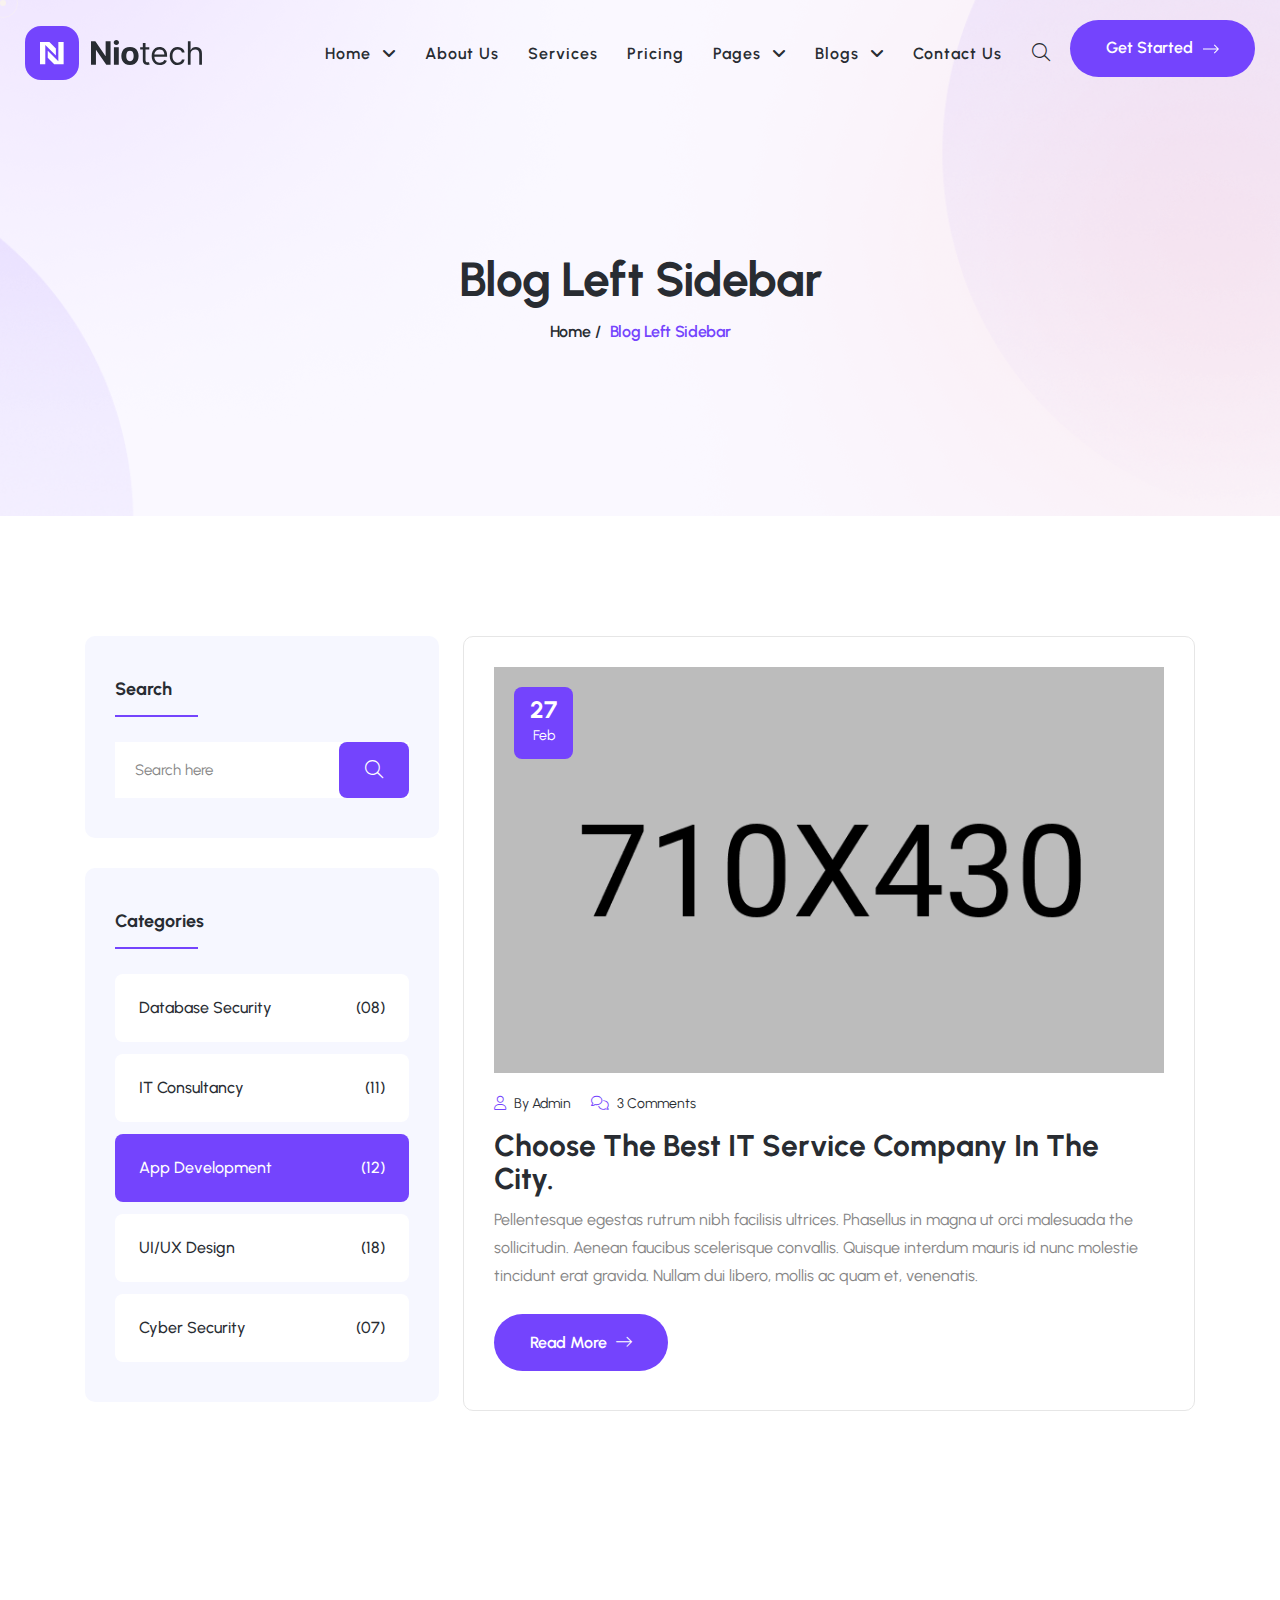
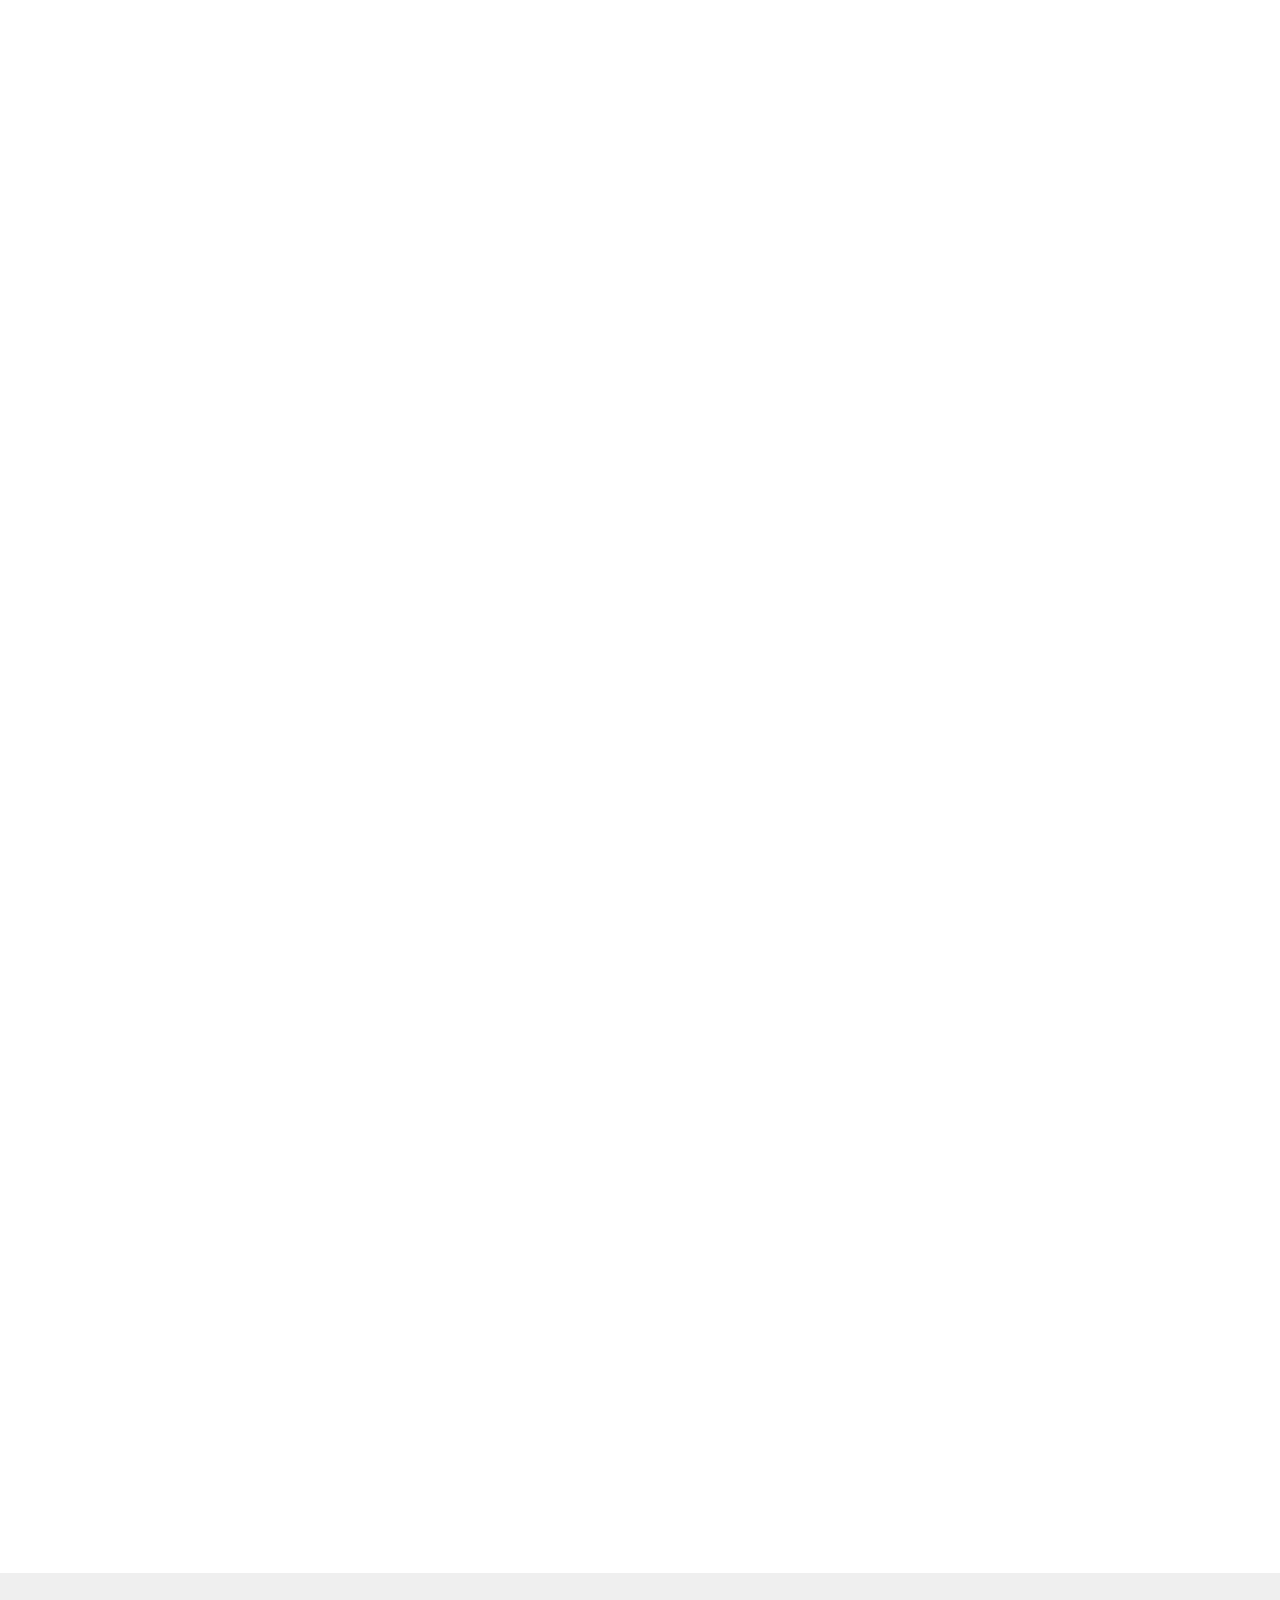
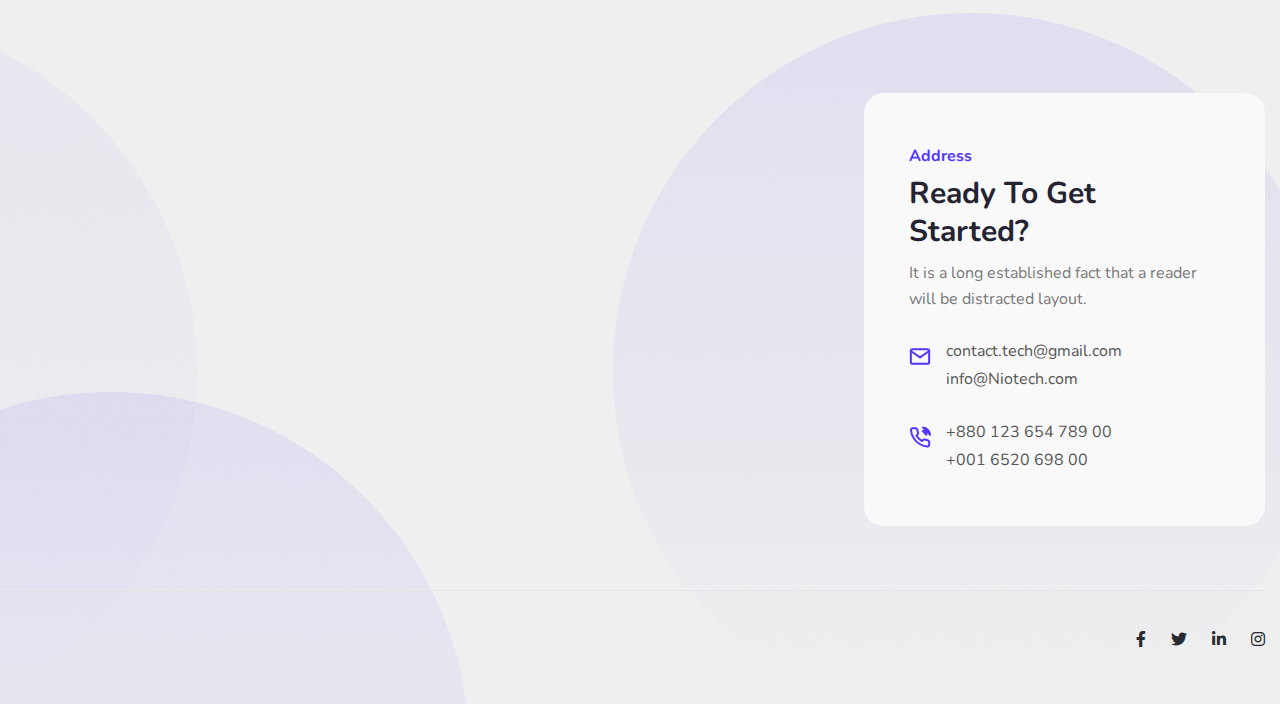
<file: blog-left-sidebar.html>
<!DOCTYPE html>
<html lang="zxx">
<!--<< Header Area >>-->

<head>
    <!-- ========== Meta Tags ========== -->
    <meta charset="UTF-8">
    <meta http-equiv="X-UA-Compatible" content="IE=edge">
    <meta name="viewport" content="width=device-width, initial-scale=1">
    <meta name="author" content="Gramentheme">
    <meta name="description" content="Niotech - App Landing HTML Template">
    <!-- ======== Page title ============ -->
    <title>Niotech - App Landing HTML Template</title>
    <!--<< Favcion >>-->
    <link rel="shortcut icon" href="assets/images/favicon.png">
    <!--<< Bootstrap min.css >>-->
    <link rel="stylesheet" href="assets/css/bootstrap.min.css">
    <!--<< All Min Css >>-->
    <link rel="stylesheet" href="assets/css/all.min.css">
    <!--<< Animate.css >>-->
    <link rel="stylesheet" href="assets/css/animate.css">
    <!--<< Magnific popup.css >>-->
    <link rel="stylesheet" href="assets/css/magnific-popup.css">
    <!--<< MeanMenu.css >>-->
    <link rel="stylesheet" href="assets/css/meanmenu.css">
    <!--<< Swiper Bundle.css >>-->
    <link rel="stylesheet" href="assets/css/swiper-bundle.min.css">
    <!--<< NiceSelect.css >>-->
    <link rel="stylesheet" href="assets/css/nice-select.css">
    <!--<< Main.css >>-->
    <link rel="stylesheet" href="assets/css/main.css">
</head>

<body>

    <!-- Preloader Start -->
    <div id="preloader" class="preloader">
        <div class="animation-preloader">
            <div class="spinner">
            </div>
            <div class="txt-loading">
                <span data-text-preloader="N" class="letters-loading">
                    N
                </span>
                <span data-text-preloader="E" class="letters-loading">
                    i
                </span>
                <span data-text-preloader="O" class="letters-loading">
                    O
                </span>
                <span data-text-preloader="T" class="letters-loading">
                    T
                </span>
                <span data-text-preloader="E" class="letters-loading">
                    E
                </span>
                <span data-text-preloader="C" class="letters-loading">
                    C
                </span>
                <span data-text-preloader="H" class="letters-loading">
                    H
                </span>
            </div>
            <p class="text-center">Loading</p>
        </div>
        <div class="loader">
            <div class="row">
                <div class="col-3 loader-section section-left">
                    <div class="bg"></div>
                </div>
                <div class="col-3 loader-section section-left">
                    <div class="bg"></div>
                </div>
                <div class="col-3 loader-section section-right">
                    <div class="bg"></div>
                </div>
                <div class="col-3 loader-section section-right">
                    <div class="bg"></div>
                </div>
            </div>
        </div>
    </div>

    <!-- Mouse Cursor Start -->
    <div class="mouse-cursor cursor-outer"></div>
    <div class="mouse-cursor cursor-inner"></div>

    <!-- Back To Top Start -->
    <button id="back-top" class="back-to-top">
        <i class="fa-solid fa-chevron-up"></i>
    </button>

    <!-- Offcanvas Area Start -->
    <div class="fix-area">
        <div class="offcanvas__info">
            <div class="offcanvas__wrapper">
                <div class="offcanvas__content">
                    <div class="offcanvas__top mb-5 d-flex justify-content-between align-items-center">
                        <div class="offcanvas__logo">
                            <a href="index.html">
                                <img src="assets/images/logo/logo2.svg" alt="logo-img">
                            </a>
                        </div>
                        <div class="offcanvas__close">
                            <button>
                                <i class="fas fa-times"></i>
                            </button>
                        </div>
                    </div>
                    <p class="text d-none d-xl-block">
                        Nullam dignissim, ante scelerisque the is euismod fermentum odio sem semper the is erat, a
                        feugiat leo urna eget eros. Duis Aenean a imperdiet risus.
                    </p>
                    <div class="mobile-menu fix mb-3"></div>
                    <div class="offcanvas__contact">
                        <h4>Contact Info</h4>
                        <ul>
                            <li class="d-flex align-items-center">
                                <div class="offcanvas__contact-icon">
                                    <i class="fal fa-map-marker-alt"></i>
                                </div>
                                <div class="offcanvas__contact-text">
                                    <a target="_blank" href="#">Main Street, Melbourne, Australia</a>
                                </div>
                            </li>
                            <li class="d-flex align-items-center">
                                <div class="offcanvas__contact-icon mr-15">
                                    <i class="fal fa-envelope"></i>
                                </div>
                                <div class="offcanvas__contact-text">
                                    <a href="mailto:info@example.com"><span
                                            class="mailto:info@example.com">info@example.com</span></a>
                                </div>
                            </li>
                            <li class="d-flex align-items-center">
                                <div class="offcanvas__contact-icon mr-15">
                                    <i class="fal fa-clock"></i>
                                </div>
                                <div class="offcanvas__contact-text">
                                    <a target="_blank" href="#">Mod-friday, 09am -05pm</a>
                                </div>
                            </li>
                            <li class="d-flex align-items-center">
                                <div class="offcanvas__contact-icon mr-15">
                                    <i class="far fa-phone"></i>
                                </div>
                                <div class="offcanvas__contact-text">
                                    <a href="tel:+11002345909">+11002345909</a>
                                </div>
                            </li>
                        </ul>
                        <div class="header-button mt-4">
                            <a href="contact.html" class="theme-btn text-center">
                                <span>Get A Quote<i class="fa-solid fa-arrow-right-long"></i></span>
                            </a>
                        </div>
                        <div class="social-icon d-flex align-items-center">
                            <a href="#"><i class="fab fa-facebook-f"></i></a>
                            <a href="#"><i class="fab fa-twitter"></i></a>
                            <a href="#"><i class="fab fa-youtube"></i></a>
                            <a href="#"><i class="fab fa-linkedin-in"></i></a>
                        </div>
                    </div>
                </div>
            </div>
        </div>
    </div>
    <div class="offcanvas__overlay"></div>


    <!-- Header Section Start -->
    <header class="header-section-3 top-0">
        <div id="header-sticky" class="header-3">
            <div class="container">
                <div class="mega-menu-wrapper">
                    <div class="header-main">
                        <div class="header-left">
                            <div class="logo">
                                <a href="index.html" class="header-logo">
                                    <img src="assets/images/logo/logo.svg" alt="logo-img">
                                </a>
                            </div>
                        </div>

                        <div class="header-right d-flex justify-content-end align-items-center">
                            <div class="mean__menu-wrapper">
                                <div class="main-menu">
                                    <nav id="mobile-menu">
                                        <ul>
                                           <li class="has-dropdown active menu-thumb">
                                                <a href="#">
                                                    Home
                                                    <i class="fas fa-angle-down"></i>
                                                </a>
                                                <ul class="submenu has-homemenu">
                                                    <li>
                                                        <div class="homemenu-items">
                                                            <div class="homemenu">
                                                                <div class="homemenu-thumb">
                                                                    <img src="assets/images/header/home-1.png"
                                                                        alt="img">
                                                                    <div class="demo-button">
                                                                        <a class="theme-btn" href="index.html">
                                                                            Multi Page
                                                                        </a>
                                                                        <a class="theme-btn" href="index-one-page.html">
                                                                            One Page
                                                                        </a>
                                                                    </div>
                                                                </div>
                                                                <div class="homemenu-content text-center">
                                                                    <h4 class="homemenu-title">
                                                                        Home 01
                                                                    </h4>
                                                                </div>
                                                            </div>
                                                            <div class="homemenu">
                                                                <div class="homemenu-thumb mb-15">
                                                                    <img src="assets/images/header/home-2.png"
                                                                        alt="img">
                                                                    <div class="demo-button">
                                                                        <a class="theme-btn" href="index2.html">
                                                                            Multi Page
                                                                        </a>
                                                                        <a class="theme-btn" href="index-two-page.html">
                                                                            One Page
                                                                        </a>
                                                                    </div>
                                                                </div>
                                                                <div class="homemenu-content text-center">
                                                                    <h4 class="homemenu-title">
                                                                        Home 02
                                                                    </h4>
                                                                </div>
                                                            </div>
                                                            <div class="homemenu">
                                                                <div class="homemenu-thumb mb-15">
                                                                    <img src="assets/images/header/home-3.png"
                                                                        alt="img">
                                                                    <div class="demo-button">
                                                                        <a class="theme-btn" href="index3.html">
                                                                            Multi Page
                                                                        </a>
                                                                        <a class="theme-btn" href="index-three-page.html">
                                                                            One Page
                                                                        </a>
                                                                    </div>
                                                                </div>
                                                                <div class="homemenu-content text-center">
                                                                    <h4 class="homemenu-title">
                                                                        Home 03
                                                                    </h4>
                                                                </div>
                                                            </div>
                                                        </div>
                                                    </li>
                                                </ul>
                                            </li>
                                            <li class="has-dropdown active d-xl-none">
                                                <a href="index.html" class="border-none">
                                                    Home
                                                    <i class="fa-regular fa-plus"></i>
                                                </a>
                                                <ul class="submenu">
                                                    <li><a href="index.html">Home 01</a></li>
                                                    <li><a href="index2.html">Home 02</a></li>
                                                    <li><a href="index3.html">Home 03</a></li>
                                                </ul>
                                            </li>
                                            <li>
                                                <a href="about.html">About Us</a>
                                            </li>
                                            <li>
                                                <a href="services.html">
                                                    Services
                                                </a>
                                            </li>
                                            <li>
                                                <a href="pricing.html">
                                                    Pricing
                                                </a>
                                            </li>
                                            <li class="has-dropdown">
                                                <a href="#">
                                                    Pages
                                                    <i class="fas fa-angle-down"></i>
                                                </a>
                                                <ul class="submenu">
                                                    <li class="has-dropdown">
                                                        <a href="project1.html">
                                                            Project
                                                            <i class="fas fa-angle-down"></i>
                                                        </a>
                                                        <ul class="submenu">
                                                            <li><a href="project1.html">Project 01</a></li>
                                                            <li><a href="project2.html">Project 02</a></li>
                                                            <li><a href="project-details.html">Project Details</a></li>
                                                        </ul>
                                                    </li>
                                                    <li class="has-dropdown">
                                                        <a href="team.html">
                                                            Team
                                                            <i class="fas fa-angle-down"></i>
                                                        </a>
                                                        <ul class="submenu">
                                                            <li><a href="team.html">Team</a></li>
                                                            <li><a href="team-details.html">Team Details</a>
                                                            </li>
                                                        </ul>
                                                    </li>
                                                    <li><a href="faq.html">Faq's</a></li>
                                                </ul>
                                            </li>
                                            <li>
                                                <a href="blog.html">
                                                    Blogs
                                                    <i class="fas fa-angle-down"></i>
                                                </a>
                                                <ul class="submenu">
                                                    <li><a href="blog.html">Blog</a></li>
                                                    <li><a href="blog-standard.html">Blog Standard</a></li>
                                                    <li><a href="blog-left-sidebar.html">Blog Left Sidebar</a></li>
                                                    <li><a href="blog-details.html">Blog Details</a></li>
                                                </ul>
                                            </li>
                                            <li>
                                                <a href="contact.html">Contact Us</a>
                                            </li>
                                        </ul>
                                    </nav>
                                </div>
                            </div>
                            <a href="#0" class="search-trigger search-icon"><i class="fal fa-search"></i></a>
                            <div class="header-button">
                                <div class="btn-wrapper">
                                    <a href="contact.html"> <span class="theme-btn"> Get Started
                                            <svg xmlns="http://www.w3.org/2000/svg" width="16" height="16"
                                                viewBox="0 0 16 16" fill="none">
                                                <g clip-path="url(#clip0_199_939)">
                                                    <path
                                                        d="M11.6123 3.61183L10.8996 4.32455L14.0711 7.49604H0.000488281V8.50399H14.0711L10.8996 11.6754L11.6123 12.3882L16.0005 7.99998L11.6123 3.61183Z"
                                                        fill="white" />
                                                </g>
                                                <defs>
                                                    <clipPath id="clip0_199_939">
                                                        <rect width="16" height="16" fill="white"
                                                            transform="translate(0.000488281)" />
                                                    </clipPath>
                                                </defs>
                                            </svg>
                                        </span>
                                    </a>
                                </div>
                            </div>
                            <div class="header__hamburger d-block d-xl-none my-auto">
                                <div class="sidebar__toggle">
                                    <i class="fas fa-bars"></i>
                                </div>
                            </div>
                        </div>
                    </div>
                </div>
            </div>
        </div>
    </header>

    <!-- Search Area Start -->
    <div class="search-wrap">
        <div class="search-inner">
            <i class="fas fa-times search-close" id="search-close"></i>
            <div class="search-cell">
                <form method="get">
                    <div class="search-field-holder">
                        <input type="search" class="main-search-input" placeholder="Search...">
                    </div>
                </form>
            </div>
        </div>
    </div>

    <!-- Breadcumb Section S T A R T -->
    <div class="breadcumb-section fix">
        <div class="breadcumb-container-wrapper" data-bg-src="assets/images/bg/breadcumgBg.png">
            <div class="container">
                <div class="shape1"><img src="assets/images/shape/breadCumbShape1_1.png" alt="shape"></div>
                <div class="shape2"><img src="assets/images/shape/breadCumbShape1_2.png" alt="shape"></div>
                <div class="breadcumb-wrapper">
                    <div class="page-heading">
                        <h1>Blog Left Sidebar</h1>
                        <div class="links">
                            <a href="index.html">Home<span class="slash">/</span></a> Blog Left Sidebar
                        </div>
                    </div>
                </div>
            </div>
        </div>
    </div>

    <!-- Blog Standard Section S T A R T -->
    <section class="news-standard fix section-padding">
        <div class="container">
            <div class="row g-4">
                <div class="col-12 col-lg-4">
                    <div class="main-sidebar">
                        <div class="single-sidebar-widget wow fadeInUp" data-wow-delay=".2s">
                            <div class="wid-title">
                                <h3>Search</h3>
                            </div>
                            <div class="search-widget">
                                <form action="#">
                                    <input type="text" placeholder="Search here">
                                    <button type="submit"><i class="fa-sharp fa-light fa-magnifying-glass"></i></button>
                                </form>
                            </div>
                        </div>
                        <div class="single-sidebar-widget wow fadeInUp" data-wow-delay=".4s">
                            <div class="wid-title">
                                <h3>Categories</h3>
                            </div>
                            <div class="news-widget-categories">
                                <ul>
                                    <li><a href="blog-details.html">Database Security <span>(08)</span></a></li>
                                    <li><a href="blog-details.html">IT Consultancy <span>(11)</span></a></li>
                                    <li class="active"><a href="blog-details.html">App Development <span>(12)</span></a>
                                    </li>
                                    <li><a href="blog-details.html">UI/UX Design <span>(18)</span></a></li>
                                    <li><a href="blog-details.html">Cyber Security <span>(07)</span></a></li>
                                </ul>
                            </div>
                        </div>
                        <div class="single-sidebar-widget wow fadeInUp" data-wow-delay=".6s">
                            <div class="wid-title">
                                <h3>Recent Post</h3>
                            </div>
                            <div class="recent-post-area">
                                <div class="recent-items">
                                    <div class="recent-thumb">
                                        <img src="assets/images/blog/blogRecentThumb1_1.jpg" alt="img">
                                    </div>
                                    <div class="recent-content">
                                        <ul>
                                            <li>
                                                <img src="assets/images/icon/calendarIcon.svg" alt="icon">
                                                18 Dec, 2024
                                            </li>
                                        </ul>
                                        <h6>
                                            <a href="blog-details.html">
                                                Keep Your Business Safe & <br>
                                                Endure High Availability
                                            </a>
                                        </h6>
                                    </div>
                                </div>
                                <div class="recent-items">
                                    <div class="recent-thumb">
                                        <img src="assets/images/blog/blogRecentThumb1_2.jpg" alt="img">
                                    </div>
                                    <div class="recent-content">
                                        <ul>
                                            <li>
                                                <img src="assets/images/icon/calendarIcon.svg" alt="icon">
                                                18 Dec, 2024
                                            </li>
                                        </ul>
                                        <h6>
                                            <a href="blog-details.html">
                                                Tacking the Changes of <br>
                                                Retail Industry
                                            </a>
                                        </h6>
                                    </div>
                                </div>
                                <div class="recent-items">
                                    <div class="recent-thumb">
                                        <img src="assets/images/blog/blogRecentThumb1_3.jpg" alt="img">
                                    </div>
                                    <div class="recent-content">
                                        <ul>
                                            <li>
                                                <img src="assets/images/icon/calendarIcon.svg" alt="icon">
                                                18 Dec, 2024
                                            </li>
                                        </ul>
                                        <h6>
                                            <a href="blog-details.html">
                                                What’s the Holding Back <br>
                                                the It Solution
                                            </a>
                                        </h6>
                                    </div>
                                </div>
                            </div>
                        </div>
                        <div class="single-sidebar-widget wow fadeInUp" data-wow-delay=".9s">
                            <div class="wid-title">
                                <h3>Tags</h3>
                            </div>
                            <div class="news-widget-categories">
                                <div class="tagcloud">
                                    <a href="blog-standard.html">Security</a>
                                    <a href="blog-details.html">Business</a>
                                    <a href="blog-details.html">Digital</a>
                                    <a href="blog-details.html">Technology</a>
                                    <a href="blog-details.html">Change</a>
                                    <a href="blog-details.html">Video</a>
                                    <a href="blog-details.html">UI/UX Desing</a>
                                    <a href="blog-details.html">Startup</a>
                                    <a href="blog-details.html">Services</a>
                                </div>
                            </div>
                        </div>
                    </div>
                </div>
                <div class="col-12 col-lg-8">
                    <div class="news-standard-wrapper">
                        <div class="news-standard-items wow fadeInUp" data-wow-delay=".2s">
                            <div class="news-thumb">
                                <img src="assets/images/blog/blogThumb4_1.jpg" alt="img">
                                <div class="post-date">
                                    <h3>
                                        27 <br>
                                        <span>Feb</span>
                                    </h3>
                                </div>
                            </div>
                            <div class="news-content">
                                <ul>
                                    <li>
                                        <i class="fa-light fa-user"></i>
                                        By Admin
                                    </li>
                                    <li>
                                        <i class="fa-light fa-comments"></i>
                                        3 Comments
                                    </li>
                                </ul>
                                <h3>
                                    <a href="blog-details.html">Choose The Best IT Service Company in the City.</a>
                                </h3>
                                <p>
                                    Pellentesque egestas rutrum nibh facilisis ultrices. Phasellus in magna ut orci
                                    malesuada the sollicitudin. Aenean faucibus scelerisque convallis. Quisque interdum
                                    mauris id nunc molestie tincidunt erat gravida. Nullam dui libero, mollis ac quam
                                    et, venenatis.
                                </p>
                                <a href="blog-details.html" class="theme-btn mt-4">
                                    Read More
                                    <i class="fa-sharp fa-light fa-arrow-right-long"></i>
                                </a>
                            </div>
                        </div>
                        <div class="news-standard-items wow fadeInUp" data-wow-delay=".4s">
                            <div class="news-thumb">
                                <img src="assets/images/blog/blogThumb4_2.jpg" alt="img">
                                <div class="post-date">
                                    <h3>
                                        19 <br>
                                        <span>Feb</span>
                                    </h3>
                                </div>
                            </div>
                            <div class="news-content">
                                <ul>
                                    <li>
                                        <i class="fa-light fa-user"></i>
                                        By Admin
                                    </li>
                                    <li>
                                        <i class="fa-light fa-comments"></i>
                                        2 Comments
                                    </li>
                                </ul>
                                <h3>
                                    <a href="blog-details.html">Keep Your Business Safe Ensure High Availability</a>
                                </h3>
                                <p>
                                    Pellentesque egestas rutrum nibh facilisis ultrices. Phasellus in magna ut orci
                                    malesuada the sollicitudin. Aenean faucibus scelerisque convallis. Quisque interdum
                                    mauris id nunc molestie tincidunt erat gravida. Nullam dui libero, mollis ac quam
                                    et, venenatis.
                                </p>
                                <a href="blog-details.html" class="theme-btn mt-4">
                                    Read More
                                    <i class="fa-sharp fa-light fa-arrow-right-long"></i>
                                </a>
                            </div>
                        </div>
                        <div class="news-standard-items wow fadeInUp" data-wow-delay=".6s">
                            <div class="news-thumb">
                                <img src="assets/images/blog/blogThumb4_3.jpg" alt="img">
                                <div class="post-date">
                                    <h3>
                                        28 <br>
                                        <span>Feb</span>
                                    </h3>
                                </div>
                            </div>
                            <div class="news-content">
                                <ul>
                                    <li>
                                        <i class="fa-light fa-user"></i>
                                        By Admin
                                    </li>
                                    <li>
                                        <i class="fa-light fa-comments"></i>
                                        0 Comments
                                    </li>
                                </ul>
                                <h3>
                                    <a href="blog-details.html">Tackling the Changes of Retell Industry</a>
                                </h3>
                                <p>
                                    Pellentesque egestas rutrum nibh facilisis ultrices. Phasellus in magna ut orci
                                    malesuada the sollicitudin. Aenean faucibus scelerisque convallis. Quisque interdum
                                    mauris id nunc molestie tincidunt erat gravida. Nullam dui libero, mollis ac quam
                                    et, venenatis.
                                </p>
                                <a href="blog-details.html" class="theme-btn mt-4">
                                    Read More
                                    <i class="fa-sharp fa-light fa-arrow-right-long"></i>
                                </a>
                            </div>
                        </div>
                        <div class="page-nav-wrap pt-5 text-center wow fadeInUp" data-wow-delay=".8s">
                            <ul>
                                <li><a class="page-numbers" href="#">01</a></li>
                                <li><a class="page-numbers" href="#">02</a></li>
                                <li><a class="page-numbers" href="#">03</a></li>
                                <li><a class="page-numbers" href="#"><i
                                            class="fa-sharp fa-light fa-arrow-right-long"></i></a></li>
                            </ul>
                        </div>
                    </div>
                </div>
            </div>
        </div>
    </section>



    <!-- Footer Section    S T A R T -->
    <footer class="footer-section position-relative">
        <div class="footer-widgets-wrapper style1 fix">
            <div class="shape1"><img src="assets/images/shape/footerShape1_1.png" alt="shape"></div>
            <div class="shape2"><img src="assets/images/shape/footerShape1_2.png" alt="shape"></div>
            <div class="shape3"><img src="assets/images/shape/footerShape1_3.png" alt="shape"></div>
            <div class="container">
                <div class="row">
                    <div class="col-xl-4 col-lg-4 col-md-6 wow fadeInUp" data-wow-delay=".2s">
                        <div class="single-footer-widget">
                            <div class="widget-head">
                                <a href="index.html">
                                    <img src="assets/images/logo/logo.svg" alt="logo-img">
                                </a>
                            </div>
                            <div class="footer-content">
                                <p>
                                    It is a long established fact that from will be distracted by the readable from when
                                    looking.
                                </p>
                                <div class="store-links">
                                    <div class="apple">
                                        <a href="#"><svg xmlns="http://www.w3.org/2000/svg" width="19" height="17"
                                                viewBox="0 0 19 17" fill="none">
                                                <path
                                                    d="M13.9741 0.148438C11.9982 0.148438 11.1631 1.09311 9.78702 1.09311C8.37612 1.09311 7.29994 0.155311 5.58766 0.155311C3.91164 0.155311 2.12437 1.1805 0.989386 2.92696C-0.604303 5.38978 -0.333787 10.0282 2.24738 13.9797C3.17066 15.3942 4.40366 16.9806 6.02087 16.9978H6.05028C7.45578 16.9978 7.87332 16.0757 9.8076 16.0649H9.837C11.7424 16.0649 12.1246 16.9924 13.5242 16.9924H13.5536C15.1709 16.9752 16.47 15.2175 17.3933 13.8083C18.0578 12.7949 18.3048 12.2863 18.8145 11.1398C15.0807 9.71985 14.4809 4.41664 18.1735 2.38344C17.0463 0.969377 15.4624 0.150401 13.9692 0.150401L13.9741 0.148438Z"
                                                    fill="white" />
                                            </svg> App Store</a>
                                    </div>
                                    <div class="play">
                                        <a href="#"><svg xmlns="http://www.w3.org/2000/svg" width="26" height="17"
                                                viewBox="0 0 26 17" fill="none">
                                                <path
                                                    d="M18.8732 5.50779L20.9775 1.64735C21.0339 1.54372 21.0493 1.42066 21.0204 1.30505C20.9914 1.18943 20.9204 1.09065 20.8229 1.03026C20.7748 1.00032 20.7215 0.980802 20.6661 0.97283C20.6108 0.964858 20.5545 0.968593 20.5005 0.983821C20.4466 0.999048 20.396 1.02546 20.3517 1.06154C20.3075 1.09761 20.2704 1.14263 20.2427 1.19398L18.1122 5.10427C16.4855 4.31717 14.6547 3.87902 12.6857 3.87902C10.7167 3.87902 8.88588 4.3177 7.25923 5.10427L5.12868 1.19398C5.07191 1.09044 4.97863 1.01502 4.86936 0.984319C4.76008 0.953616 4.64377 0.970142 4.546 1.03026C4.44823 1.09038 4.37702 1.18917 4.34803 1.3049C4.31904 1.42062 4.33464 1.54381 4.39141 1.64735L6.49075 5.50779C2.86386 7.58782 0.405796 11.4776 0 16.0313H25.3684C24.9626 11.4776 22.5046 7.58782 18.8732 5.50779ZM6.85988 12.2584C6.64958 12.2584 6.444 12.1924 6.26914 12.0687C6.09429 11.9449 5.958 11.7691 5.87752 11.5633C5.79705 11.3575 5.77599 11.1311 5.81702 10.9127C5.85804 10.6942 5.95931 10.4936 6.10802 10.3361C6.25672 10.1786 6.44618 10.0714 6.65244 10.0279C6.8587 9.98449 7.07249 10.0068 7.26678 10.092C7.46108 10.1772 7.62714 10.3216 7.74398 10.5068C7.86081 10.6919 7.92317 10.9097 7.92317 11.1324C7.92304 11.431 7.81097 11.7173 7.6116 11.9285C7.41222 12.1396 7.14184 12.2583 6.85988 12.2584ZM18.5036 12.2584C18.2935 12.2575 18.0883 12.1907 17.9141 12.0664C17.7398 11.9421 17.6042 11.7659 17.5244 11.56C17.4446 11.3542 17.4242 11.1279 17.4657 10.9098C17.5073 10.6917 17.6089 10.4915 17.7578 10.3345C17.9066 10.1775 18.0961 10.0707 18.3022 10.0276C18.5084 9.98453 18.7219 10.0071 18.916 10.0925C19.11 10.1778 19.2758 10.3222 19.3924 10.5073C19.5091 10.6923 19.5713 10.9099 19.5713 11.1324C19.5713 11.2804 19.5436 11.4271 19.49 11.5638C19.4364 11.7006 19.3579 11.8248 19.2589 11.9294C19.1599 12.034 19.0424 12.1169 18.9132 12.1733C18.7839 12.2298 18.6454 12.2587 18.5056 12.2584H18.5036Z"
                                                    fill="#242331" />
                                            </svg> Play Store</a>
                                    </div>
                                </div>
                            </div>
                        </div>
                    </div>
                    <div class="col-xl-2 col-lg-4 col-md-6 ps-lg-5 wow fadeInUp" data-wow-delay=".4s">
                        <div class="single-footer-widget">
                            <div class="widget-head">
                                <h3> Pages </h3>
                            </div>
                            <ul class="list-area">
                                <li>
                                    <a href="index.html">
                                        Home
                                    </a>
                                </li>
                                <li>
                                    <a href="about.html">
                                        About Us
                                    </a>
                                </li>
                                <li>
                                    <a href="project1.html">
                                        Integrations
                                    </a>
                                </li>
                                <li>
                                    <a href="services.html">
                                        Services
                                        <i class="fas fa-angle-down"></i>
                                    </a>
                                    <ul class="submenu">
                                        <li><a href="services.html">Services</a></li>
                                        <li><a href="service-details.html">Service Details</a></li>
                                    </ul>
                                </li>
                                <li>
                                    <a href="pricing.html">
                                        Pricing
                                    </a>
                                </li>
                                <li>
                                    <a href="contact.html">
                                        Contact Us
                                    </a>
                                </li>
                            </ul>
                        </div>
                    </div>
                    <div class="col-xl-2 col-lg-4 col-md-6 wow fadeInUp" data-wow-delay=".8s">
                        <div class="single-footer-widget">
                            <div class="widget-head">
                                <h3> Utility Pages </h3>
                            </div>
                            <ul class="list-area">
                                <li>
                                    <a href="project1.html">
                                        Project
                                    </a>
                                </li>
                                <li>
                                    <a href="blog.html">
                                        Blog
                                    </a>
                                </li>
                                <li>
                                    <a href="contact.html">
                                        Contact
                                    </a>
                                </li>
                                <li>
                                    <a href="pricing.html">
                                        Pricing
                                    </a>
                                </li>
                                <li>
                                    <a href="project-details.html">
                                        Project details
                                    </a>
                                </li>
                                <li>
                                    <a href="team.html">
                                        Our Team
                                    </a>
                                </li>
                            </ul>
                        </div>
                    </div>
                    <div class="col-xl-4 col-lg-4 col-md-6">
                        <div class="single-footer-widget">
                            <div class="contact-box">
                                <div class="subtitle">Address</div>
                                <div class="widget-head">Ready to get started?</div>
                                <div class="text">It is a long established fact that a reader will be distracted layout.
                                </div>
                                <div class="info">
                                    <div class="icon"><svg xmlns="http://www.w3.org/2000/svg" width="22" height="23"
                                            viewBox="0 0 22 23" fill="none">
                                            <path
                                                d="M3.66671 4.16699H18.3334C19.3417 4.16699 20.1667 4.99199 20.1667 6.00033V17.0003C20.1667 18.0087 19.3417 18.8337 18.3334 18.8337H3.66671C2.65837 18.8337 1.83337 18.0087 1.83337 17.0003V6.00033C1.83337 4.99199 2.65837 4.16699 3.66671 4.16699Z"
                                                stroke="#5236FF" stroke-width="2" stroke-linecap="round"
                                                stroke-linejoin="round" />
                                            <path d="M20.1667 6L11 12.4167L1.83337 6" stroke="#5236FF" stroke-width="2"
                                                stroke-linecap="round" stroke-linejoin="round" />
                                        </svg>
                                    </div>
                                    <div class="link">
                                        <a href="mailto:contact.tech@gmail.com">contact.tech@gmail.com</a> <br>
                                        <a href="mailto:info@Niotech.com">info@Niotech.com</a>
                                    </div>
                                </div>
                                <div class="info">
                                    <div class="icon">
                                        <svg xmlns="http://www.w3.org/2000/svg" width="22" height="23"
                                            viewBox="0 0 22 23" fill="none">
                                            <g clip-path="url(#clip0_2011_91)">
                                                <path
                                                    d="M13.7959 5.08366C14.6912 5.25834 15.514 5.69623 16.1591 6.34127C16.8041 6.9863 17.242 7.80915 17.4167 8.70449L13.7959 5.08366ZM13.7959 1.41699C15.656 1.62364 17.3906 2.45665 18.7149 3.77925C20.0392 5.10185 20.8744 6.83542 21.0834 8.69533L13.7959 1.41699ZM20.1667 16.0103V18.7603C20.1677 19.0156 20.1154 19.2683 20.0132 19.5022C19.9109 19.7361 19.7609 19.9461 19.5728 20.1187C19.3846 20.2913 19.1625 20.4227 18.9207 20.5045C18.6789 20.5863 18.4226 20.6166 18.1684 20.5937C15.3476 20.2872 12.6381 19.3233 10.2575 17.7795C8.0427 16.3721 6.16491 14.4943 4.75752 12.2795C3.20833 9.8881 2.24424 7.1654 1.94335 4.33199C1.92045 4.0785 1.95057 3.82302 2.03181 3.58181C2.11305 3.34061 2.24363 3.11896 2.41522 2.93098C2.58682 2.743 2.79567 2.59281 3.0285 2.48997C3.26132 2.38713 3.513 2.3339 3.76752 2.33366H6.51752C6.96238 2.32928 7.39366 2.48681 7.73097 2.7769C8.06827 3.06698 8.28859 3.46982 8.35085 3.91033C8.46692 4.79039 8.68218 5.65449 8.99252 6.48616C9.11585 6.81426 9.14254 7.17083 9.06943 7.51363C8.99632 7.85643 8.82648 8.17109 8.58002 8.42033L7.41585 9.58449C8.72078 11.8794 10.6209 13.7796 12.9159 15.0845L14.08 13.9203C14.3293 13.6739 14.6439 13.504 14.9867 13.4309C15.3295 13.3578 15.6861 13.3845 16.0142 13.5078C16.8459 13.8182 17.71 14.0334 18.59 14.1495C19.0353 14.2123 19.442 14.4366 19.7327 14.7797C20.0234 15.1228 20.1778 15.5608 20.1667 16.0103Z"
                                                    stroke="#5236FF" stroke-width="2" stroke-linecap="round"
                                                    stroke-linejoin="round" />
                                            </g>
                                            <defs>
                                                <clipPath id="clip0_2011_91">
                                                    <rect width="22" height="22" fill="white"
                                                        transform="translate(0 0.5)" />
                                                </clipPath>
                                            </defs>
                                        </svg>
                                    </div>
                                    <div class="link">
                                        <a href="tel:21314234323543">+880 123 654 789 00</a> <br>
                                        <a href="tel:35234523452345">+001 6520 698 00</a>
                                    </div>
                                </div>
                            </div>
                        </div>
                    </div>
                </div>
            </div>
        </div>
        <div class="footer-bottom style1">
            <div class="container">
                <div class="footer-wrapper d-flex align-items-center justify-content-between">
                    <p class="wow fadeInLeft" data-wow-delay=".3s">
                        Copyright © Niotech All rights
                    </p>
                    <ul class="social-links" data-wow-delay=".5s">
                        <li> <a href="#"><i class="fa-brands fa-facebook-f"></i></a> </li>
                        <li> <a href="#"><i class="fa-brands fa-twitter"></i></a> </li>
                        <li> <a href="#"><i class="fa-brands fa-linkedin-in"></i></a> </li>
                        <li> <a href="#"><i class="fa-brands fa-instagram"></i></a> </li>
                    </ul>
                </div>
            </div>
        </div>
    </footer>




    <!--<< All JS Plugins >>-->
    <script src="assets/js/jquery-3.7.1.min.js"></script>
    <!--<< Bootstrap Js >>-->
    <script src="assets/js/bootstrap.bundle.min.js"></script>
    <!--<< Waypoints Js >>-->
    <script src="assets/js/jquery.waypoints.js"></script>
    <!--<< Counterup Js >>-->
    <script src="assets/js/jquery.counterup.min.js"></script>
    <!--<< Viewport Js >>-->
    <script src="assets/js/viewport.jquery.js"></script>
    <!--<< Tilt Js >>-->
    <script src="assets/js/tilt.min.js"></script>
    <!--<< Swiper Slider Js >>-->
    <script src="assets/js/swiper-bundle.min.js"></script>
    <!--<< MeanMenu Js >>-->
    <script src="assets/js/jquery.meanmenu.min.js"></script>
    <!--<< Magnific popup Js >>-->
    <script src="assets/js/magnific-popup.min.js"></script>
    <!--<< Wow Animation Js >>-->
    <script src="assets/js/wow.min.js"></script>
    <!--<< NIce Select Js >>-->
    <script src="assets/js/nice-select.min.js"></script>
    <!--<< Main.js >>-->
    <script src="assets/js/main.js"></script>
</body>

</html>
</file>
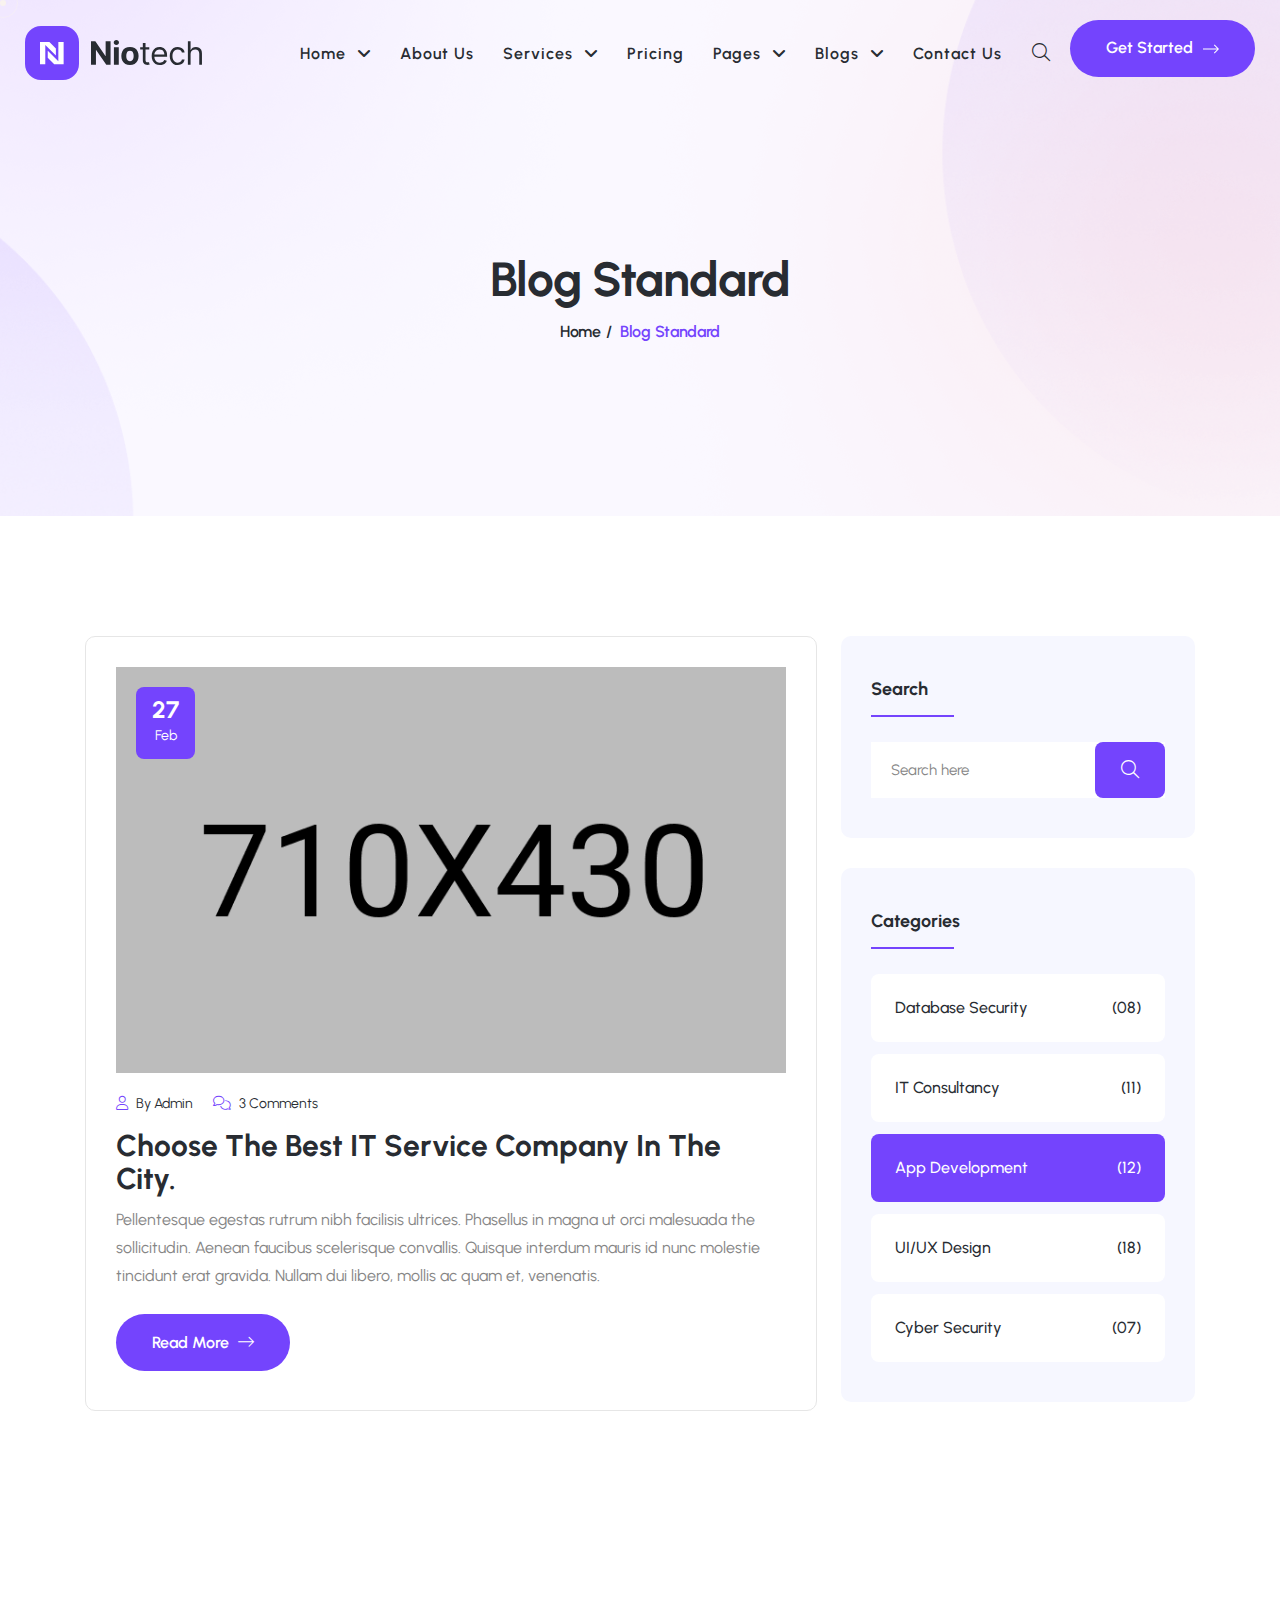
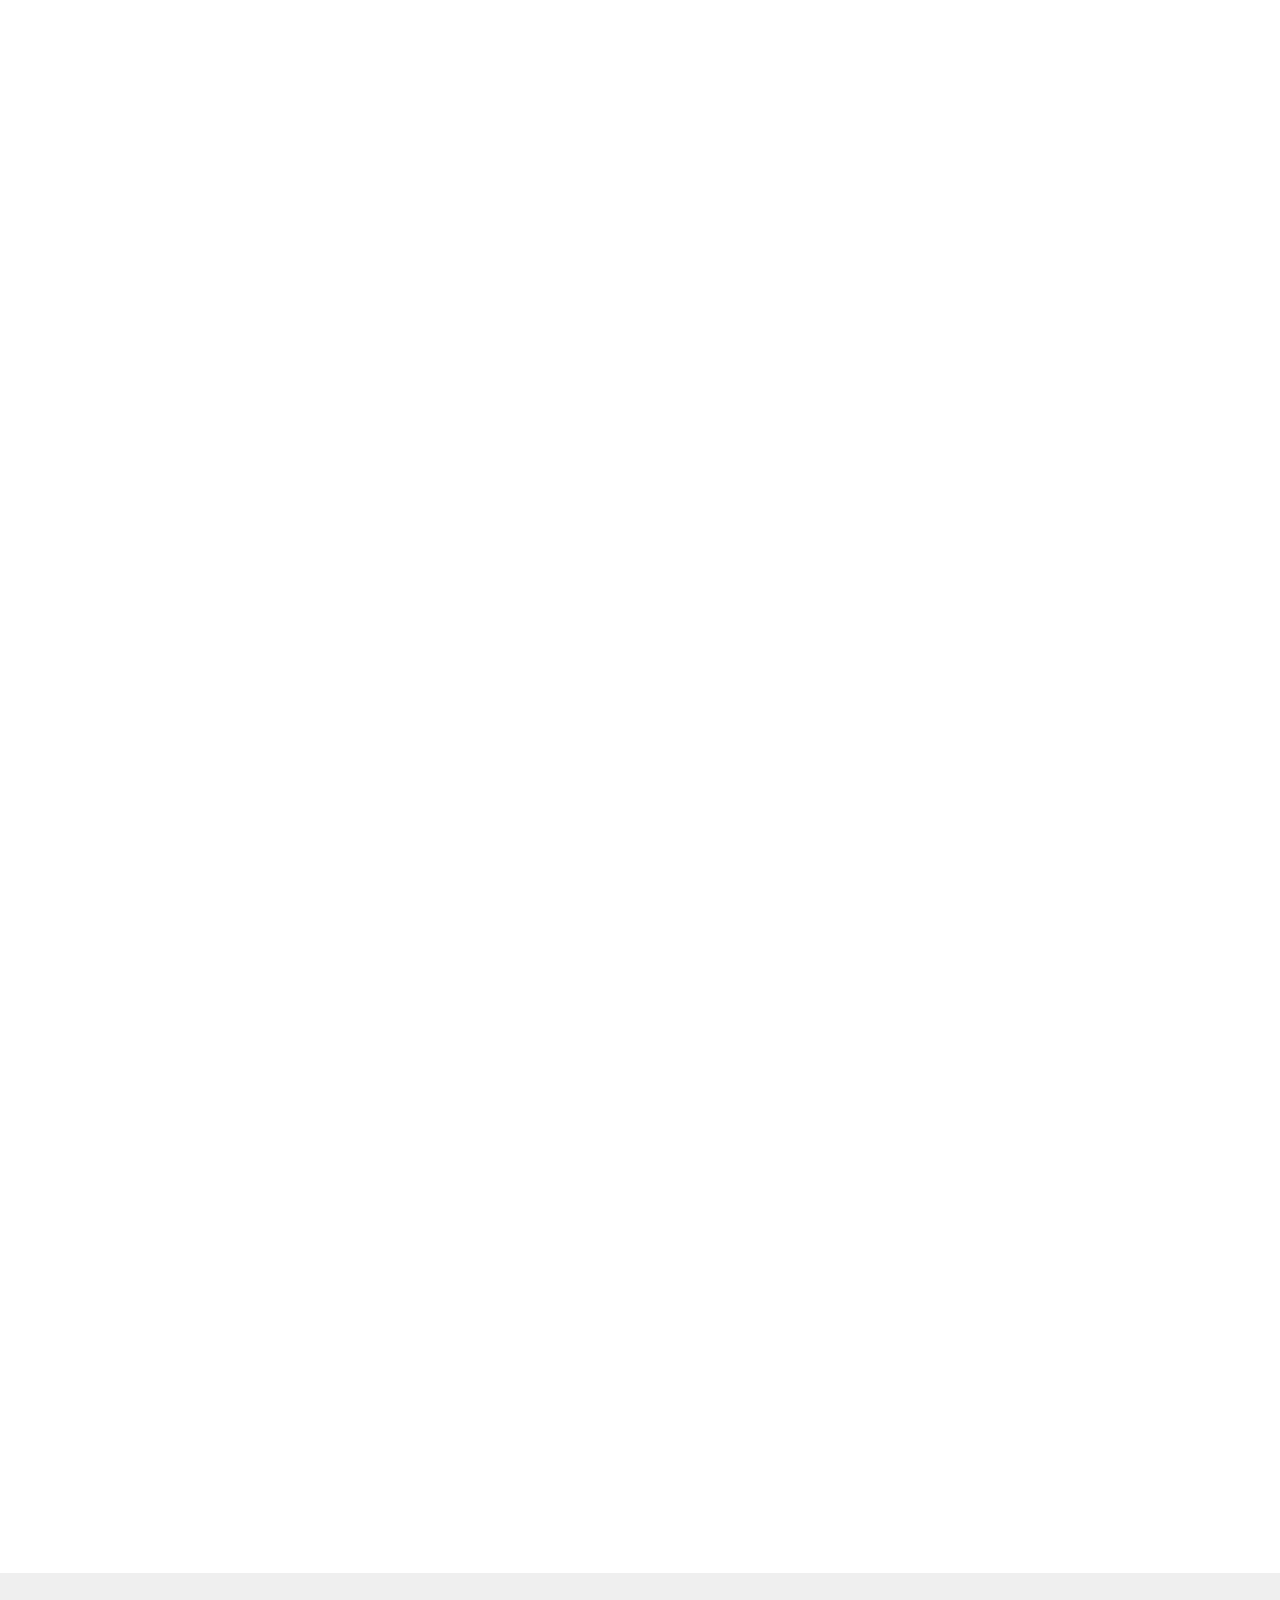
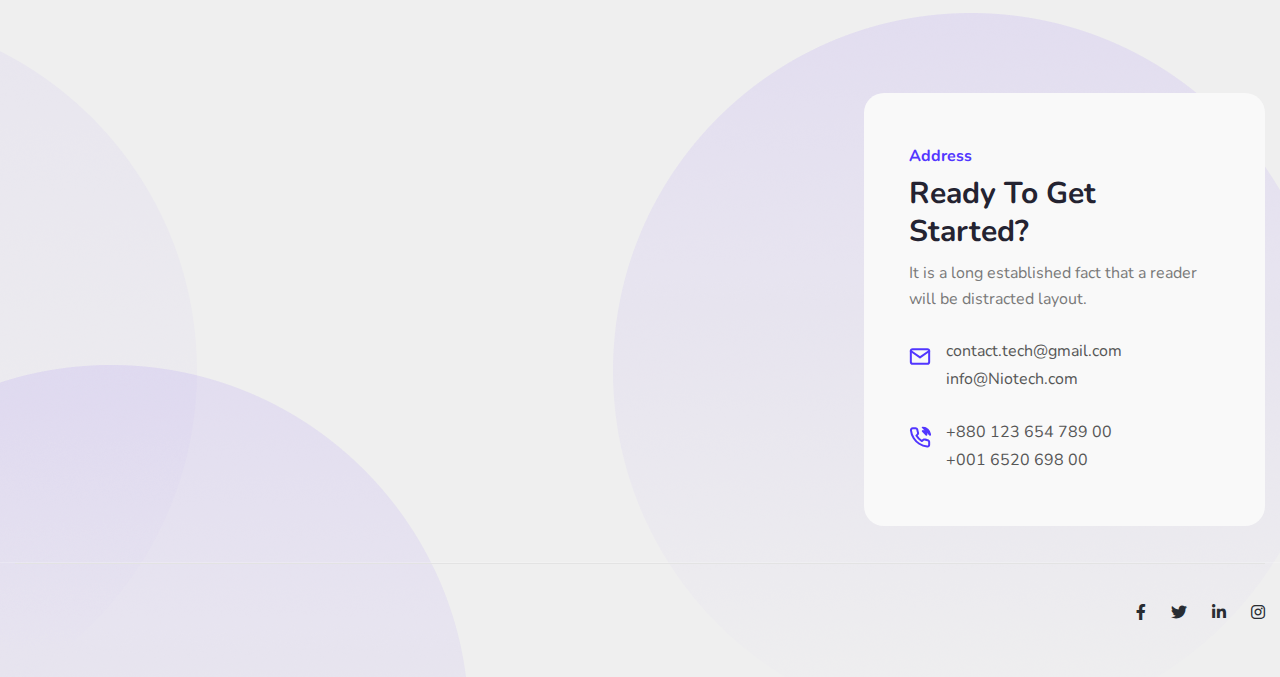
<file: blog-standard.html>
<!DOCTYPE html>
<html lang="zxx">
<!--<< Header Area >>-->

<head>
    <!-- ========== Meta Tags ========== -->
    <meta charset="UTF-8">
    <meta http-equiv="X-UA-Compatible" content="IE=edge">
    <meta name="viewport" content="width=device-width, initial-scale=1">
    <meta name="author" content="Gramentheme">
    <meta name="description" content="Niotech - App Landing HTML Template">
    <!-- ======== Page title ============ -->
    <title>Niotech - App Landing HTML Template</title>
    <!--<< Favcion >>-->
    <link rel="shortcut icon" href="assets/images/favicon.png">
    <!--<< Bootstrap min.css >>-->
    <link rel="stylesheet" href="assets/css/bootstrap.min.css">
    <!--<< All Min Css >>-->
    <link rel="stylesheet" href="assets/css/all.min.css">
    <!--<< Animate.css >>-->
    <link rel="stylesheet" href="assets/css/animate.css">
    <!--<< Magnific popup.css >>-->
    <link rel="stylesheet" href="assets/css/magnific-popup.css">
    <!--<< MeanMenu.css >>-->
    <link rel="stylesheet" href="assets/css/meanmenu.css">
    <!--<< Swiper Bundle.css >>-->
    <link rel="stylesheet" href="assets/css/swiper-bundle.min.css">
    <!--<< NiceSelect.css >>-->
    <link rel="stylesheet" href="assets/css/nice-select.css">
    <!--<< Main.css >>-->
    <link rel="stylesheet" href="assets/css/main.css">
</head>

<body>

    <!-- Preloader Start -->
    <div id="preloader" class="preloader">
        <div class="animation-preloader">
            <div class="spinner">
            </div>
            <div class="txt-loading">
                <span data-text-preloader="N" class="letters-loading">
                    N
                </span>
                <span data-text-preloader="E" class="letters-loading">
                    i
                </span>
                <span data-text-preloader="O" class="letters-loading">
                    O
                </span>
                <span data-text-preloader="T" class="letters-loading">
                    T
                </span>
                <span data-text-preloader="E" class="letters-loading">
                    E
                </span>
                <span data-text-preloader="C" class="letters-loading">
                    C
                </span>
                <span data-text-preloader="H" class="letters-loading">
                    H
                </span>
            </div>
            <p class="text-center">Loading</p>
        </div>
        <div class="loader">
            <div class="row">
                <div class="col-3 loader-section section-left">
                    <div class="bg"></div>
                </div>
                <div class="col-3 loader-section section-left">
                    <div class="bg"></div>
                </div>
                <div class="col-3 loader-section section-right">
                    <div class="bg"></div>
                </div>
                <div class="col-3 loader-section section-right">
                    <div class="bg"></div>
                </div>
            </div>
        </div>
    </div>

    <!-- Mouse Cursor Start -->
    <div class="mouse-cursor cursor-outer"></div>
    <div class="mouse-cursor cursor-inner"></div>

    <!-- Back To Top Start -->
    <button id="back-top" class="back-to-top">
        <i class="fa-solid fa-chevron-up"></i>
    </button>

    <!-- Offcanvas Area Start -->
    <div class="fix-area">
        <div class="offcanvas__info">
            <div class="offcanvas__wrapper">
                <div class="offcanvas__content">
                    <div class="offcanvas__top mb-5 d-flex justify-content-between align-items-center">
                        <div class="offcanvas__logo">
                            <a href="index.html">
                                <img src="assets/images/logo/logo2.svg" alt="logo-img">
                            </a>
                        </div>
                        <div class="offcanvas__close">
                            <button>
                                <i class="fas fa-times"></i>
                            </button>
                        </div>
                    </div>
                    <p class="text d-none d-xl-block">
                        Nullam dignissim, ante scelerisque the is euismod fermentum odio sem semper the is erat, a
                        feugiat leo urna eget eros. Duis Aenean a imperdiet risus.
                    </p>
                    <div class="mobile-menu fix mb-3"></div>
                    <div class="offcanvas__contact">
                        <h4>Contact Info</h4>
                        <ul>
                            <li class="d-flex align-items-center">
                                <div class="offcanvas__contact-icon">
                                    <i class="fal fa-map-marker-alt"></i>
                                </div>
                                <div class="offcanvas__contact-text">
                                    <a target="_blank" href="#">Main Street, Melbourne, Australia</a>
                                </div>
                            </li>
                            <li class="d-flex align-items-center">
                                <div class="offcanvas__contact-icon mr-15">
                                    <i class="fal fa-envelope"></i>
                                </div>
                                <div class="offcanvas__contact-text">
                                    <a href="mailto:info@example.com"><span
                                            class="mailto:info@example.com">info@example.com</span></a>
                                </div>
                            </li>
                            <li class="d-flex align-items-center">
                                <div class="offcanvas__contact-icon mr-15">
                                    <i class="fal fa-clock"></i>
                                </div>
                                <div class="offcanvas__contact-text">
                                    <a target="_blank" href="#">Mod-friday, 09am -05pm</a>
                                </div>
                            </li>
                            <li class="d-flex align-items-center">
                                <div class="offcanvas__contact-icon mr-15">
                                    <i class="far fa-phone"></i>
                                </div>
                                <div class="offcanvas__contact-text">
                                    <a href="tel:+11002345909">+11002345909</a>
                                </div>
                            </li>
                        </ul>
                        <div class="header-button mt-4">
                            <a href="contact.html" class="theme-btn text-center">
                                <span>Get A Quote<i class="fa-solid fa-arrow-right-long"></i></span>
                            </a>
                        </div>
                        <div class="social-icon d-flex align-items-center">
                            <a href="#"><i class="fab fa-facebook-f"></i></a>
                            <a href="#"><i class="fab fa-twitter"></i></a>
                            <a href="#"><i class="fab fa-youtube"></i></a>
                            <a href="#"><i class="fab fa-linkedin-in"></i></a>
                        </div>
                    </div>
                </div>
            </div>
        </div>
    </div>
    <div class="offcanvas__overlay"></div>


    <!-- Header Section Start -->
    <header class="header-section-3 top-0">
        <div id="header-sticky" class="header-3">
            <div class="container">
                <div class="mega-menu-wrapper">
                    <div class="header-main">
                        <div class="header-left">
                            <div class="logo">
                                <a href="index.html" class="header-logo">
                                    <img src="assets/images/logo/logo.svg" alt="logo-img">
                                </a>
                            </div>
                        </div>

                        <div class="header-right d-flex justify-content-end align-items-center">
                            <div class="mean__menu-wrapper">
                                <div class="main-menu">
                                    <nav id="mobile-menu">
                                        <ul>
                                           <li class="has-dropdown active menu-thumb">
                                                <a href="#">
                                                    Home
                                                    <i class="fas fa-angle-down"></i>
                                                </a>
                                                <ul class="submenu has-homemenu">
                                                    <li>
                                                        <div class="homemenu-items">
                                                            <div class="homemenu">
                                                                <div class="homemenu-thumb">
                                                                    <img src="assets/images/header/home-1.png"
                                                                        alt="img">
                                                                    <div class="demo-button">
                                                                        <a class="theme-btn" href="index.html">
                                                                            Multi Page
                                                                        </a>
                                                                        <a class="theme-btn" href="index-one-page.html">
                                                                            One Page
                                                                        </a>
                                                                    </div>
                                                                </div>
                                                                <div class="homemenu-content text-center">
                                                                    <h4 class="homemenu-title">
                                                                        Home 01
                                                                    </h4>
                                                                </div>
                                                            </div>
                                                            <div class="homemenu">
                                                                <div class="homemenu-thumb mb-15">
                                                                    <img src="assets/images/header/home-2.png"
                                                                        alt="img">
                                                                    <div class="demo-button">
                                                                        <a class="theme-btn" href="index2.html">
                                                                            Multi Page
                                                                        </a>
                                                                        <a class="theme-btn" href="index-two-page.html">
                                                                            One Page
                                                                        </a>
                                                                    </div>
                                                                </div>
                                                                <div class="homemenu-content text-center">
                                                                    <h4 class="homemenu-title">
                                                                        Home 02
                                                                    </h4>
                                                                </div>
                                                            </div>
                                                            <div class="homemenu">
                                                                <div class="homemenu-thumb mb-15">
                                                                    <img src="assets/images/header/home-3.png"
                                                                        alt="img">
                                                                    <div class="demo-button">
                                                                        <a class="theme-btn" href="index3.html">
                                                                            Multi Page
                                                                        </a>
                                                                        <a class="theme-btn" href="index-three-page.html">
                                                                            One Page
                                                                        </a>
                                                                    </div>
                                                                </div>
                                                                <div class="homemenu-content text-center">
                                                                    <h4 class="homemenu-title">
                                                                        Home 03
                                                                    </h4>
                                                                </div>
                                                            </div>
                                                        </div>
                                                    </li>
                                                </ul>
                                            </li>
                                            <li class="has-dropdown active d-xl-none">
                                                <a href="index.html" class="border-none">
                                                    Home
                                                    <i class="fa-regular fa-plus"></i>
                                                </a>
                                                <ul class="submenu">
                                                    <li><a href="index.html">Home 01</a></li>
                                                    <li><a href="index2.html">Home 02</a></li>
                                                    <li><a href="index3.html">Home 03</a></li>
                                                </ul>
                                            </li>
                                            <li>
                                                <a href="about.html">About Us</a>
                                            </li>
                                            <li>
                                                <a href="services.html">
                                                    Services
                                                    <i class="fas fa-angle-down"></i>
                                                </a>
                                                <ul class="submenu">
                                                    <li><a href="services.html">Services</a></li>
                                                    <li><a href="service-details.html">Service Details</a></li>
                                                </ul>
                                            </li>
                                            <li>
                                                <a href="pricing.html">
                                                    Pricing
                                                </a>
                                            </li>
                                            <li class="has-dropdown">
                                                <a href="#">
                                                    Pages
                                                    <i class="fas fa-angle-down"></i>
                                                </a>
                                                <ul class="submenu">
                                                    <li class="has-dropdown">
                                                        <a href="project1.html">
                                                            Project
                                                            <i class="fas fa-angle-down"></i>
                                                        </a>
                                                        <ul class="submenu">
                                                            <li><a href="project1.html">Project 01</a></li>
                                                            <li><a href="project2.html">Project 02</a></li>
                                                            <li><a href="project-details.html">Project Details</a></li>
                                                        </ul>
                                                    </li>
                                                    <li class="has-dropdown">
                                                        <a href="team.html">
                                                            Team
                                                            <i class="fas fa-angle-down"></i>
                                                        </a>
                                                        <ul class="submenu">
                                                            <li><a href="team.html">Team</a></li>
                                                            <li><a href="team-details.html">Team Details</a>
                                                            </li>
                                                        </ul>
                                                    </li>
                                                    <li><a href="faq.html">Faq's</a></li>
                                                </ul>
                                            </li>
                                            <li>
                                                <a href="blog.html">
                                                    Blogs
                                                    <i class="fas fa-angle-down"></i>
                                                </a>
                                                <ul class="submenu">
                                                    <li><a href="blog.html">Blog</a></li>
                                                    <li><a href="blog-standard.html">Blog Standard</a></li>
                                                    <li><a href="blog-left-sidebar.html">Blog Left Sidebar</a></li>
                                                    <li><a href="blog-details.html">Blog Details</a></li>
                                                </ul>
                                            </li>
                                            <li>
                                                <a href="contact.html">Contact Us</a>
                                            </li>
                                        </ul>
                                    </nav>
                                </div>
                            </div>
                            <a href="#0" class="search-trigger search-icon"><i class="fal fa-search"></i></a>
                            <div class="header-button">
                                <div class="btn-wrapper">
                                    <a href="contact.html"> <span class="theme-btn"> Get Started
                                            <svg xmlns="http://www.w3.org/2000/svg" width="16" height="16"
                                                viewBox="0 0 16 16" fill="none">
                                                <g clip-path="url(#clip0_199_939)">
                                                    <path
                                                        d="M11.6123 3.61183L10.8996 4.32455L14.0711 7.49604H0.000488281V8.50399H14.0711L10.8996 11.6754L11.6123 12.3882L16.0005 7.99998L11.6123 3.61183Z"
                                                        fill="white" />
                                                </g>
                                                <defs>
                                                    <clipPath id="clip0_199_939">
                                                        <rect width="16" height="16" fill="white"
                                                            transform="translate(0.000488281)" />
                                                    </clipPath>
                                                </defs>
                                            </svg>
                                        </span>
                                    </a>
                                </div>
                            </div>
                            <div class="header__hamburger d-block d-xl-none my-auto">
                                <div class="sidebar__toggle">
                                    <i class="fas fa-bars"></i>
                                </div>
                            </div>
                        </div>
                    </div>
                </div>
            </div>
        </div>
    </header>

    <!-- Search Area Start -->
    <div class="search-wrap">
        <div class="search-inner">
            <i class="fas fa-times search-close" id="search-close"></i>
            <div class="search-cell">
                <form method="get">
                    <div class="search-field-holder">
                        <input type="search" class="main-search-input" placeholder="Search...">
                    </div>
                </form>
            </div>
        </div>
    </div>

    <!-- Breadcumb Section S T A R T -->
    <div class="breadcumb-section fix">
        <div class="breadcumb-container-wrapper" data-bg-src="assets/images/bg/breadcumgBg.png">
            <div class="container">
                <div class="shape1"><img src="assets/images/shape/breadCumbShape1_1.png" alt="shape"></div>
                <div class="shape2"><img src="assets/images/shape/breadCumbShape1_2.png" alt="shape"></div>
                <div class="breadcumb-wrapper">
                    <div class="page-heading">
                        <h1>Blog Standard</h1>
                        <div class="links">
                            <a href="index.html">Home<span class="slash">/</span></a> Blog Standard
                        </div>
                    </div>
                </div>
            </div>
        </div>
    </div>

    <!-- Blog Standard Section S T A R T -->
    <section class="news-standard fix section-padding">
        <div class="container">
            <div class="row g-4">
                <div class="col-12 col-lg-8">
                    <div class="news-standard-wrapper">
                        <div class="news-standard-items wow fadeInUp" data-wow-delay=".2s">
                            <div class="news-thumb">
                                <img src="assets/images/blog/blogThumb4_1.jpg" alt="img">
                                <div class="post-date">
                                    <h3>
                                        27 <br>
                                        <span>Feb</span>
                                    </h3>
                                </div>
                            </div>
                            <div class="news-content">
                                <ul>
                                    <li>
                                        <i class="fa-light fa-user"></i>
                                        By Admin
                                    </li>
                                    <li>
                                        <i class="fa-light fa-comments"></i>
                                        3 Comments
                                    </li>
                                </ul>
                                <h3>
                                    <a href="blog-details.html">Choose The Best IT Service Company in the City.</a>
                                </h3>
                                <p>
                                    Pellentesque egestas rutrum nibh facilisis ultrices. Phasellus in magna ut orci
                                    malesuada the sollicitudin. Aenean faucibus scelerisque convallis. Quisque interdum
                                    mauris id nunc molestie tincidunt erat gravida. Nullam dui libero, mollis ac quam
                                    et, venenatis.
                                </p>
                                <a href="blog-details.html" class="theme-btn mt-4">
                                    Read More
                                    <i class="fa-sharp fa-light fa-arrow-right-long"></i>
                                </a>
                            </div>
                        </div>
                        <div class="news-standard-items wow fadeInUp" data-wow-delay=".4s">
                            <div class="news-thumb">
                                <img src="assets/images/blog/blogThumb4_2.jpg" alt="img">
                                <div class="post-date">
                                    <h3>
                                        19 <br>
                                        <span>Feb</span>
                                    </h3>
                                </div>
                            </div>
                            <div class="news-content">
                                <ul>
                                    <li>
                                        <i class="fa-light fa-user"></i>
                                        By Admin
                                    </li>
                                    <li>
                                        <i class="fa-light fa-comments"></i>
                                        2 Comments
                                    </li>
                                </ul>
                                <h3>
                                    <a href="blog-details.html">Keep Your Business Safe Ensure High Availability</a>
                                </h3>
                                <p>
                                    Pellentesque egestas rutrum nibh facilisis ultrices. Phasellus in magna ut orci
                                    malesuada the sollicitudin. Aenean faucibus scelerisque convallis. Quisque interdum
                                    mauris id nunc molestie tincidunt erat gravida. Nullam dui libero, mollis ac quam
                                    et, venenatis.
                                </p>
                                <a href="blog-details.html" class="theme-btn mt-4">
                                    Read More
                                    <i class="fa-sharp fa-light fa-arrow-right-long"></i>
                                </a>
                            </div>
                        </div>
                        <div class="news-standard-items wow fadeInUp" data-wow-delay=".6s">
                            <div class="news-thumb">
                                <img src="assets/images/blog/blogThumb4_3.jpg" alt="img">
                                <div class="post-date">
                                    <h3>
                                        28 <br>
                                        <span>Feb</span>
                                    </h3>
                                </div>
                            </div>
                            <div class="news-content">
                                <ul>
                                    <li>
                                        <i class="fa-light fa-user"></i>
                                        By Admin
                                    </li>
                                    <li>
                                        <i class="fa-light fa-comments"></i>
                                        0 Comments
                                    </li>
                                </ul>
                                <h3>
                                    <a href="blog-details.html">Tackling the Changes of Retell Industry</a>
                                </h3>
                                <p>
                                    Pellentesque egestas rutrum nibh facilisis ultrices. Phasellus in magna ut orci
                                    malesuada the sollicitudin. Aenean faucibus scelerisque convallis. Quisque interdum
                                    mauris id nunc molestie tincidunt erat gravida. Nullam dui libero, mollis ac quam
                                    et, venenatis.
                                </p>
                                <a href="blog-details.html" class="theme-btn mt-4">
                                    Read More
                                    <i class="fa-sharp fa-light fa-arrow-right-long"></i>
                                </a>
                            </div>
                        </div>
                        <div class="page-nav-wrap pt-5 text-center wow fadeInUp" data-wow-delay=".8s">
                            <ul>
                                <li><a class="page-numbers" href="#"><i
                                            class="fa-sharp fa-light fa-arrow-left-long"></i></a></li>
                                <li><a class="page-numbers" href="#">01</a></li>
                                <li><a class="page-numbers" href="#">02</a></li>
                                <li><a class="page-numbers" href="#">03</a></li>
                                <li><a class="page-numbers" href="#"><i
                                            class="fa-sharp fa-light fa-arrow-right-long"></i></a></li>
                            </ul>
                        </div>
                    </div>
                </div>
                <div class="col-12 col-lg-4">
                    <div class="main-sidebar">
                        <div class="single-sidebar-widget wow fadeInUp" data-wow-delay=".2s">
                            <div class="wid-title">
                                <h3>Search</h3>
                            </div>
                            <div class="search-widget">
                                <form action="#">
                                    <input type="text" placeholder="Search here">
                                    <button type="submit"><i class="fa-sharp fa-light fa-magnifying-glass"></i></button>
                                </form>
                            </div>
                        </div>
                        <div class="single-sidebar-widget wow fadeInUp" data-wow-delay=".4s">
                            <div class="wid-title">
                                <h3>Categories</h3>
                            </div>
                            <div class="news-widget-categories">
                                <ul>
                                    <li><a href="blog-details.html">Database Security <span>(08)</span></a></li>
                                    <li><a href="blog-details.html">IT Consultancy <span>(11)</span></a></li>
                                    <li class="active"><a href="blog-details.html">App Development <span>(12)</span></a>
                                    </li>
                                    <li><a href="blog-details.html">UI/UX Design <span>(18)</span></a></li>
                                    <li><a href="blog-details.html">Cyber Security <span>(07)</span></a></li>
                                </ul>
                            </div>
                        </div>
                        <div class="single-sidebar-widget wow fadeInUp" data-wow-delay=".6s">
                            <div class="wid-title">
                                <h3>Recent Post</h3>
                            </div>
                            <div class="recent-post-area">
                                <div class="recent-items">
                                    <div class="recent-thumb">
                                        <img src="assets/images/blog/blogRecentThumb1_1.jpg" alt="img">
                                    </div>
                                    <div class="recent-content">
                                        <ul>
                                            <li>
                                                <img src="assets/images/icon/calendarIcon.svg" alt="icon">
                                                18 Dec, 2024
                                            </li>
                                        </ul>
                                        <h6>
                                            <a href="blog-details.html">
                                                Keep Your Business Safe & <br>
                                                Endure High Availability
                                            </a>
                                        </h6>
                                    </div>
                                </div>
                                <div class="recent-items">
                                    <div class="recent-thumb">
                                        <img src="assets/images/blog/blogRecentThumb1_2.jpg" alt="img">
                                    </div>
                                    <div class="recent-content">
                                        <ul>
                                            <li>
                                                <img src="assets/images/icon/calendarIcon.svg" alt="icon">
                                                18 Dec, 2024
                                            </li>
                                        </ul>
                                        <h6>
                                            <a href="blog-details.html">
                                                Tacking the Changes of <br>
                                                Retail Industry
                                            </a>
                                        </h6>
                                    </div>
                                </div>
                                <div class="recent-items">
                                    <div class="recent-thumb">
                                        <img src="assets/images/blog/blogRecentThumb1_3.jpg" alt="img">
                                    </div>
                                    <div class="recent-content">
                                        <ul>
                                            <li>
                                                <img src="assets/images/icon/calendarIcon.svg" alt="icon">
                                                18 Dec, 2024
                                            </li>
                                        </ul>
                                        <h6>
                                            <a href="blog-details.html">
                                                What’s the Holding Back <br>
                                                the It Solution
                                            </a>
                                        </h6>
                                    </div>
                                </div>
                            </div>
                        </div>
                        <div class="single-sidebar-widget wow fadeInUp" data-wow-delay=".9s">
                            <div class="wid-title">
                                <h3>Tags</h3>
                            </div>
                            <div class="news-widget-categories">
                                <div class="tagcloud">
                                    <a href="blog-standard.html">Security</a>
                                    <a href="blog-details.html">Business</a>
                                    <a href="blog-details.html">Digital</a>
                                    <a href="blog-details.html">Technology</a>
                                    <a href="blog-details.html">Change</a>
                                    <a href="blog-details.html">Video</a>
                                    <a href="blog-details.html">UI/UX Desing</a>
                                    <a href="blog-details.html">Startup</a>
                                    <a href="blog-details.html">Services</a>
                                </div>
                            </div>
                        </div>
                    </div>
                </div>
            </div>
        </div>
    </section>



    <!-- Footer Section    S T A R T -->
    <footer class="footer-section position-relative">
        <div class="footer-widgets-wrapper style1 fix">
            <div class="shape1"><img src="assets/images/shape/footerShape1_1.png" alt="shape"></div>
            <div class="shape2"><img src="assets/images/shape/footerShape1_2.png" alt="shape"></div>
            <div class="shape3"><img src="assets/images/shape/footerShape1_3.png" alt="shape"></div>
            <div class="container">
                <div class="row">
                    <div class="col-xl-4 col-lg-4 col-md-6 wow fadeInUp" data-wow-delay=".2s">
                        <div class="single-footer-widget">
                            <div class="widget-head">
                                <a href="index.html">
                                    <img src="assets/images/logo/logo.svg" alt="logo-img">
                                </a>
                            </div>
                            <div class="footer-content">
                                <p>
                                    It is a long established fact that from will be distracted by the readable from when
                                    looking.
                                </p>
                                <div class="store-links">
                                    <div class="apple">
                                        <a href="#"><svg xmlns="http://www.w3.org/2000/svg" width="19" height="17"
                                                viewBox="0 0 19 17" fill="none">
                                                <path
                                                    d="M13.9741 0.148438C11.9982 0.148438 11.1631 1.09311 9.78702 1.09311C8.37612 1.09311 7.29994 0.155311 5.58766 0.155311C3.91164 0.155311 2.12437 1.1805 0.989386 2.92696C-0.604303 5.38978 -0.333787 10.0282 2.24738 13.9797C3.17066 15.3942 4.40366 16.9806 6.02087 16.9978H6.05028C7.45578 16.9978 7.87332 16.0757 9.8076 16.0649H9.837C11.7424 16.0649 12.1246 16.9924 13.5242 16.9924H13.5536C15.1709 16.9752 16.47 15.2175 17.3933 13.8083C18.0578 12.7949 18.3048 12.2863 18.8145 11.1398C15.0807 9.71985 14.4809 4.41664 18.1735 2.38344C17.0463 0.969377 15.4624 0.150401 13.9692 0.150401L13.9741 0.148438Z"
                                                    fill="white" />
                                            </svg> App Store</a>
                                    </div>
                                    <div class="play">
                                        <a href="#"><svg xmlns="http://www.w3.org/2000/svg" width="26" height="17"
                                                viewBox="0 0 26 17" fill="none">
                                                <path
                                                    d="M18.8732 5.50779L20.9775 1.64735C21.0339 1.54372 21.0493 1.42066 21.0204 1.30505C20.9914 1.18943 20.9204 1.09065 20.8229 1.03026C20.7748 1.00032 20.7215 0.980802 20.6661 0.97283C20.6108 0.964858 20.5545 0.968593 20.5005 0.983821C20.4466 0.999048 20.396 1.02546 20.3517 1.06154C20.3075 1.09761 20.2704 1.14263 20.2427 1.19398L18.1122 5.10427C16.4855 4.31717 14.6547 3.87902 12.6857 3.87902C10.7167 3.87902 8.88588 4.3177 7.25923 5.10427L5.12868 1.19398C5.07191 1.09044 4.97863 1.01502 4.86936 0.984319C4.76008 0.953616 4.64377 0.970142 4.546 1.03026C4.44823 1.09038 4.37702 1.18917 4.34803 1.3049C4.31904 1.42062 4.33464 1.54381 4.39141 1.64735L6.49075 5.50779C2.86386 7.58782 0.405796 11.4776 0 16.0313H25.3684C24.9626 11.4776 22.5046 7.58782 18.8732 5.50779ZM6.85988 12.2584C6.64958 12.2584 6.444 12.1924 6.26914 12.0687C6.09429 11.9449 5.958 11.7691 5.87752 11.5633C5.79705 11.3575 5.77599 11.1311 5.81702 10.9127C5.85804 10.6942 5.95931 10.4936 6.10802 10.3361C6.25672 10.1786 6.44618 10.0714 6.65244 10.0279C6.8587 9.98449 7.07249 10.0068 7.26678 10.092C7.46108 10.1772 7.62714 10.3216 7.74398 10.5068C7.86081 10.6919 7.92317 10.9097 7.92317 11.1324C7.92304 11.431 7.81097 11.7173 7.6116 11.9285C7.41222 12.1396 7.14184 12.2583 6.85988 12.2584ZM18.5036 12.2584C18.2935 12.2575 18.0883 12.1907 17.9141 12.0664C17.7398 11.9421 17.6042 11.7659 17.5244 11.56C17.4446 11.3542 17.4242 11.1279 17.4657 10.9098C17.5073 10.6917 17.6089 10.4915 17.7578 10.3345C17.9066 10.1775 18.0961 10.0707 18.3022 10.0276C18.5084 9.98453 18.7219 10.0071 18.916 10.0925C19.11 10.1778 19.2758 10.3222 19.3924 10.5073C19.5091 10.6923 19.5713 10.9099 19.5713 11.1324C19.5713 11.2804 19.5436 11.4271 19.49 11.5638C19.4364 11.7006 19.3579 11.8248 19.2589 11.9294C19.1599 12.034 19.0424 12.1169 18.9132 12.1733C18.7839 12.2298 18.6454 12.2587 18.5056 12.2584H18.5036Z"
                                                    fill="#242331" />
                                            </svg> Play Store</a>
                                    </div>
                                </div>
                            </div>
                        </div>
                    </div>
                    <div class="col-xl-2 col-lg-4 col-md-6 ps-lg-5 wow fadeInUp" data-wow-delay=".4s">
                        <div class="single-footer-widget">
                            <div class="widget-head">
                                <h3> Pages </h3>
                            </div>
                            <ul class="list-area">
                                <li>
                                    <a href="index.html">
                                        Home
                                    </a>
                                </li>
                                <li>
                                    <a href="about.html">
                                        About Us
                                    </a>
                                </li>
                                <li>
                                    <a href="project1.html">
                                        Integrations
                                    </a>
                                </li>
                                <li>
                                    <a href="services.html">
                                        Features
                                    </a>
                                </li>
                                <li>
                                    <a href="pricing.html">
                                        Pricing
                                    </a>
                                </li>
                                <li>
                                    <a href="contact.html">
                                        Contact Us
                                    </a>
                                </li>
                            </ul>
                        </div>
                    </div>
                    <div class="col-xl-2 col-lg-4 col-md-6 wow fadeInUp" data-wow-delay=".8s">
                        <div class="single-footer-widget">
                            <div class="widget-head">
                                <h3> Utility Pages </h3>
                            </div>
                            <ul class="list-area">
                                <li>
                                    <a href="project1.html">
                                        Project
                                    </a>
                                </li>
                                <li>
                                    <a href="blog.html">
                                        Blog
                                    </a>
                                </li>
                                <li>
                                    <a href="contact.html">
                                        Contact
                                    </a>
                                </li>
                                <li>
                                    <a href="pricing.html">
                                        Pricing
                                    </a>
                                </li>
                                <li>
                                    <a href="project-details.html">
                                        Project details
                                    </a>
                                </li>
                                <li>
                                    <a href="team.html">
                                        Our Team
                                    </a>
                                </li>
                            </ul>
                        </div>
                    </div>
                    <div class="col-xl-4 col-lg-4 col-md-6">
                        <div class="single-footer-widget">
                            <div class="contact-box">
                                <div class="subtitle">Address</div>
                                <div class="widget-head">Ready to get started?</div>
                                <div class="text">It is a long established fact that a reader will be distracted layout.
                                </div>
                                <div class="info">
                                    <div class="icon"><svg xmlns="http://www.w3.org/2000/svg" width="22" height="23"
                                            viewBox="0 0 22 23" fill="none">
                                            <path
                                                d="M3.66671 4.16699H18.3334C19.3417 4.16699 20.1667 4.99199 20.1667 6.00033V17.0003C20.1667 18.0087 19.3417 18.8337 18.3334 18.8337H3.66671C2.65837 18.8337 1.83337 18.0087 1.83337 17.0003V6.00033C1.83337 4.99199 2.65837 4.16699 3.66671 4.16699Z"
                                                stroke="#5236FF" stroke-width="2" stroke-linecap="round"
                                                stroke-linejoin="round" />
                                            <path d="M20.1667 6L11 12.4167L1.83337 6" stroke="#5236FF" stroke-width="2"
                                                stroke-linecap="round" stroke-linejoin="round" />
                                        </svg>
                                    </div>
                                    <div class="link">
                                        <a href="mailto:contact.tech@gmail.com">contact.tech@gmail.com</a> <br>
                                        <a href="mailto:info@Niotech.com">info@Niotech.com</a>
                                    </div>
                                </div>
                                <div class="info">
                                    <div class="icon">
                                        <svg xmlns="http://www.w3.org/2000/svg" width="22" height="23"
                                            viewBox="0 0 22 23" fill="none">
                                            <g clip-path="url(#clip0_2011_91)">
                                                <path
                                                    d="M13.7959 5.08366C14.6912 5.25834 15.514 5.69623 16.1591 6.34127C16.8041 6.9863 17.242 7.80915 17.4167 8.70449L13.7959 5.08366ZM13.7959 1.41699C15.656 1.62364 17.3906 2.45665 18.7149 3.77925C20.0392 5.10185 20.8744 6.83542 21.0834 8.69533L13.7959 1.41699ZM20.1667 16.0103V18.7603C20.1677 19.0156 20.1154 19.2683 20.0132 19.5022C19.9109 19.7361 19.7609 19.9461 19.5728 20.1187C19.3846 20.2913 19.1625 20.4227 18.9207 20.5045C18.6789 20.5863 18.4226 20.6166 18.1684 20.5937C15.3476 20.2872 12.6381 19.3233 10.2575 17.7795C8.0427 16.3721 6.16491 14.4943 4.75752 12.2795C3.20833 9.8881 2.24424 7.1654 1.94335 4.33199C1.92045 4.0785 1.95057 3.82302 2.03181 3.58181C2.11305 3.34061 2.24363 3.11896 2.41522 2.93098C2.58682 2.743 2.79567 2.59281 3.0285 2.48997C3.26132 2.38713 3.513 2.3339 3.76752 2.33366H6.51752C6.96238 2.32928 7.39366 2.48681 7.73097 2.7769C8.06827 3.06698 8.28859 3.46982 8.35085 3.91033C8.46692 4.79039 8.68218 5.65449 8.99252 6.48616C9.11585 6.81426 9.14254 7.17083 9.06943 7.51363C8.99632 7.85643 8.82648 8.17109 8.58002 8.42033L7.41585 9.58449C8.72078 11.8794 10.6209 13.7796 12.9159 15.0845L14.08 13.9203C14.3293 13.6739 14.6439 13.504 14.9867 13.4309C15.3295 13.3578 15.6861 13.3845 16.0142 13.5078C16.8459 13.8182 17.71 14.0334 18.59 14.1495C19.0353 14.2123 19.442 14.4366 19.7327 14.7797C20.0234 15.1228 20.1778 15.5608 20.1667 16.0103Z"
                                                    stroke="#5236FF" stroke-width="2" stroke-linecap="round"
                                                    stroke-linejoin="round" />
                                            </g>
                                            <defs>
                                                <clipPath id="clip0_2011_91">
                                                    <rect width="22" height="22" fill="white"
                                                        transform="translate(0 0.5)" />
                                                </clipPath>
                                            </defs>
                                        </svg>
                                    </div>
                                    <div class="link">
                                        <a href="tel:21314234323543">+880 123 654 789 00</a> <br>
                                        <a href="tel:35234523452345">+001 6520 698 00</a>
                                    </div>
                                </div>
                            </div>
                        </div>
                    </div>
                </div>
            </div>
        </div>
        <div class="footer-bottom style1">
            <div class="container">
                <div class="footer-wrapper d-flex align-items-center justify-content-between">
                    <p class="wow fadeInLeft" data-wow-delay=".3s">
                        Copyright © Niotech All rights
                    </p>
                    <ul class="social-links" data-wow-delay=".5s">
                        <li> <a href="#"><i class="fa-brands fa-facebook-f"></i></a> </li>
                        <li> <a href="#"><i class="fa-brands fa-twitter"></i></a> </li>
                        <li> <a href="#"><i class="fa-brands fa-linkedin-in"></i></a> </li>
                        <li> <a href="#"><i class="fa-brands fa-instagram"></i></a> </li>
                    </ul>
                </div>
            </div>
        </div>
    </footer>




    <!--<< All JS Plugins >>-->
    <script src="assets/js/jquery-3.7.1.min.js"></script>
    <!--<< Bootstrap Js >>-->
    <script src="assets/js/bootstrap.bundle.min.js"></script>
    <!--<< Waypoints Js >>-->
    <script src="assets/js/jquery.waypoints.js"></script>
    <!--<< Counterup Js >>-->
    <script src="assets/js/jquery.counterup.min.js"></script>
    <!--<< Viewport Js >>-->
    <script src="assets/js/viewport.jquery.js"></script>
    <!--<< Tilt Js >>-->
    <script src="assets/js/tilt.min.js"></script>
    <!--<< Swiper Slider Js >>-->
    <script src="assets/js/swiper-bundle.min.js"></script>
    <!--<< MeanMenu Js >>-->
    <script src="assets/js/jquery.meanmenu.min.js"></script>
    <!--<< Magnific popup Js >>-->
    <script src="assets/js/magnific-popup.min.js"></script>
    <!--<< Wow Animation Js >>-->
    <script src="assets/js/wow.min.js"></script>
    <!--<< NIce Select Js >>-->
    <script src="assets/js/nice-select.min.js"></script>
    <!--<< Main.js >>-->
    <script src="assets/js/main.js"></script>
</body>

</html>
</file>
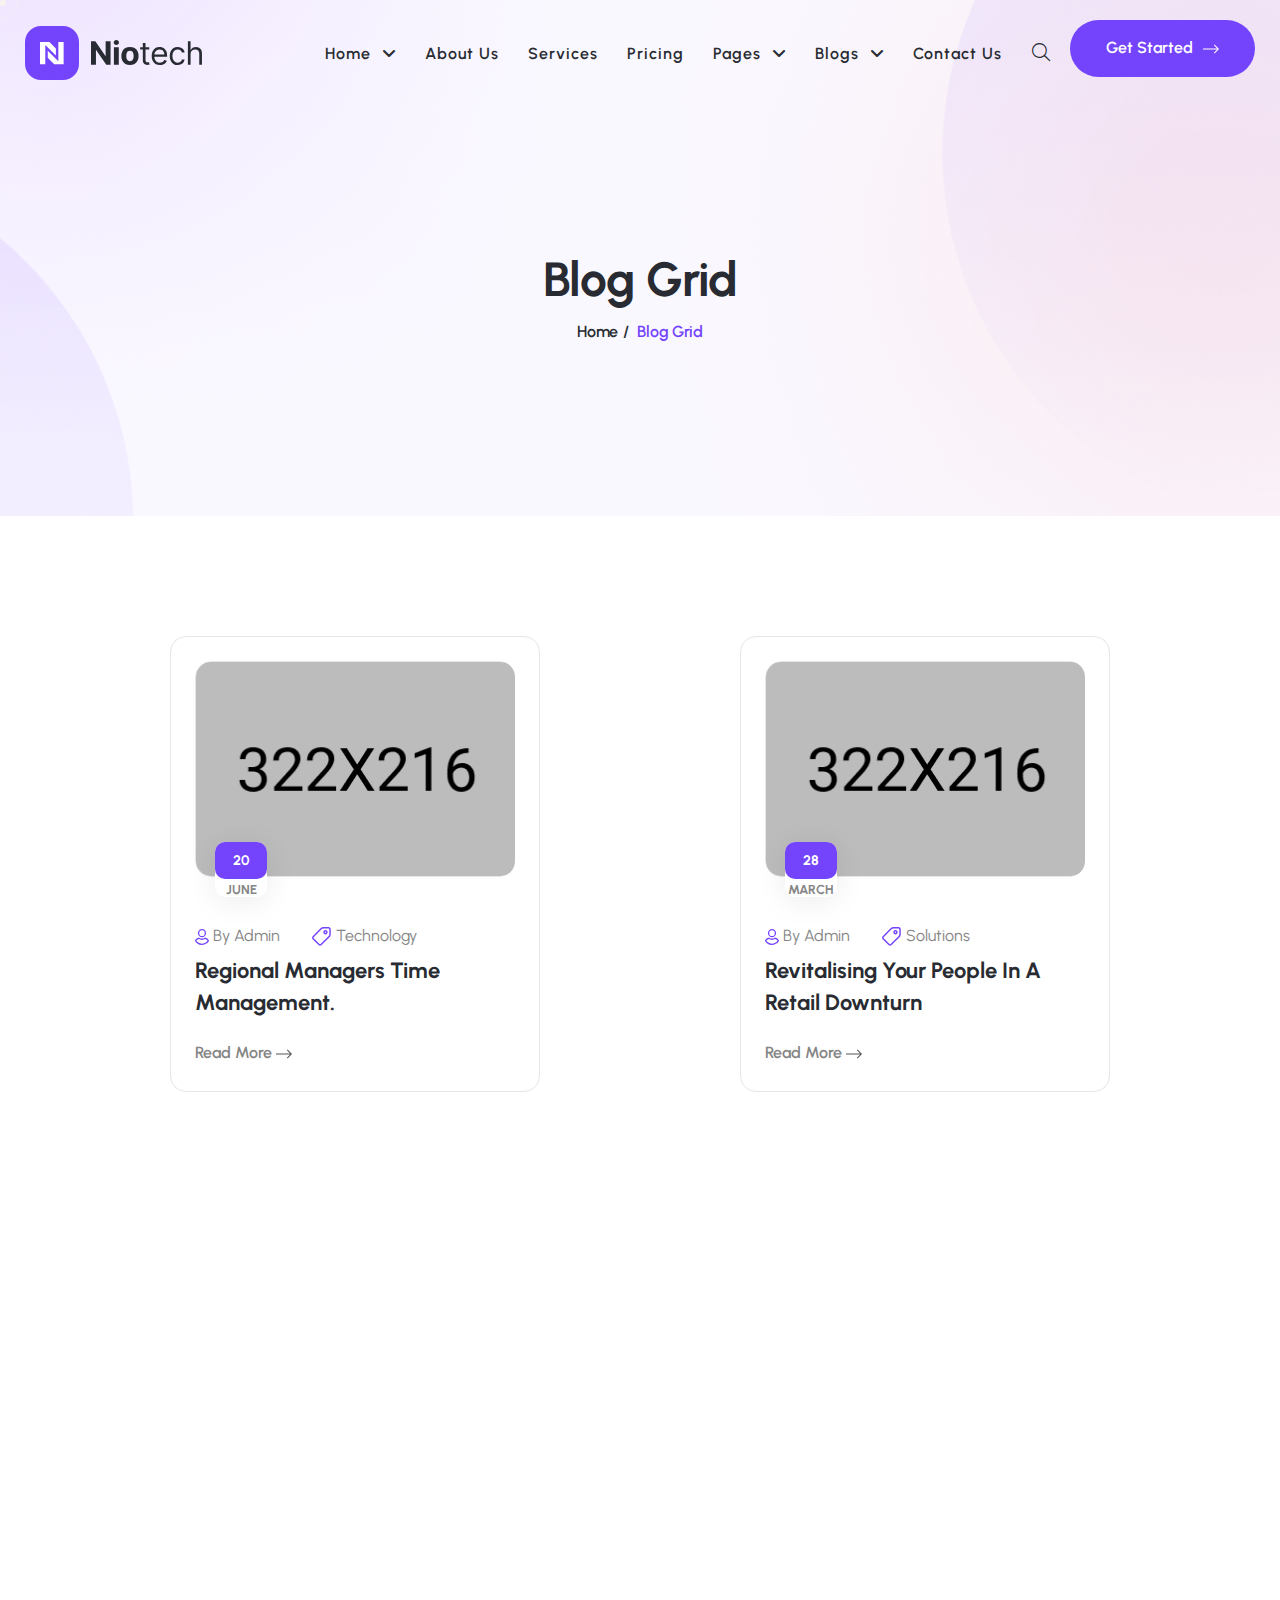
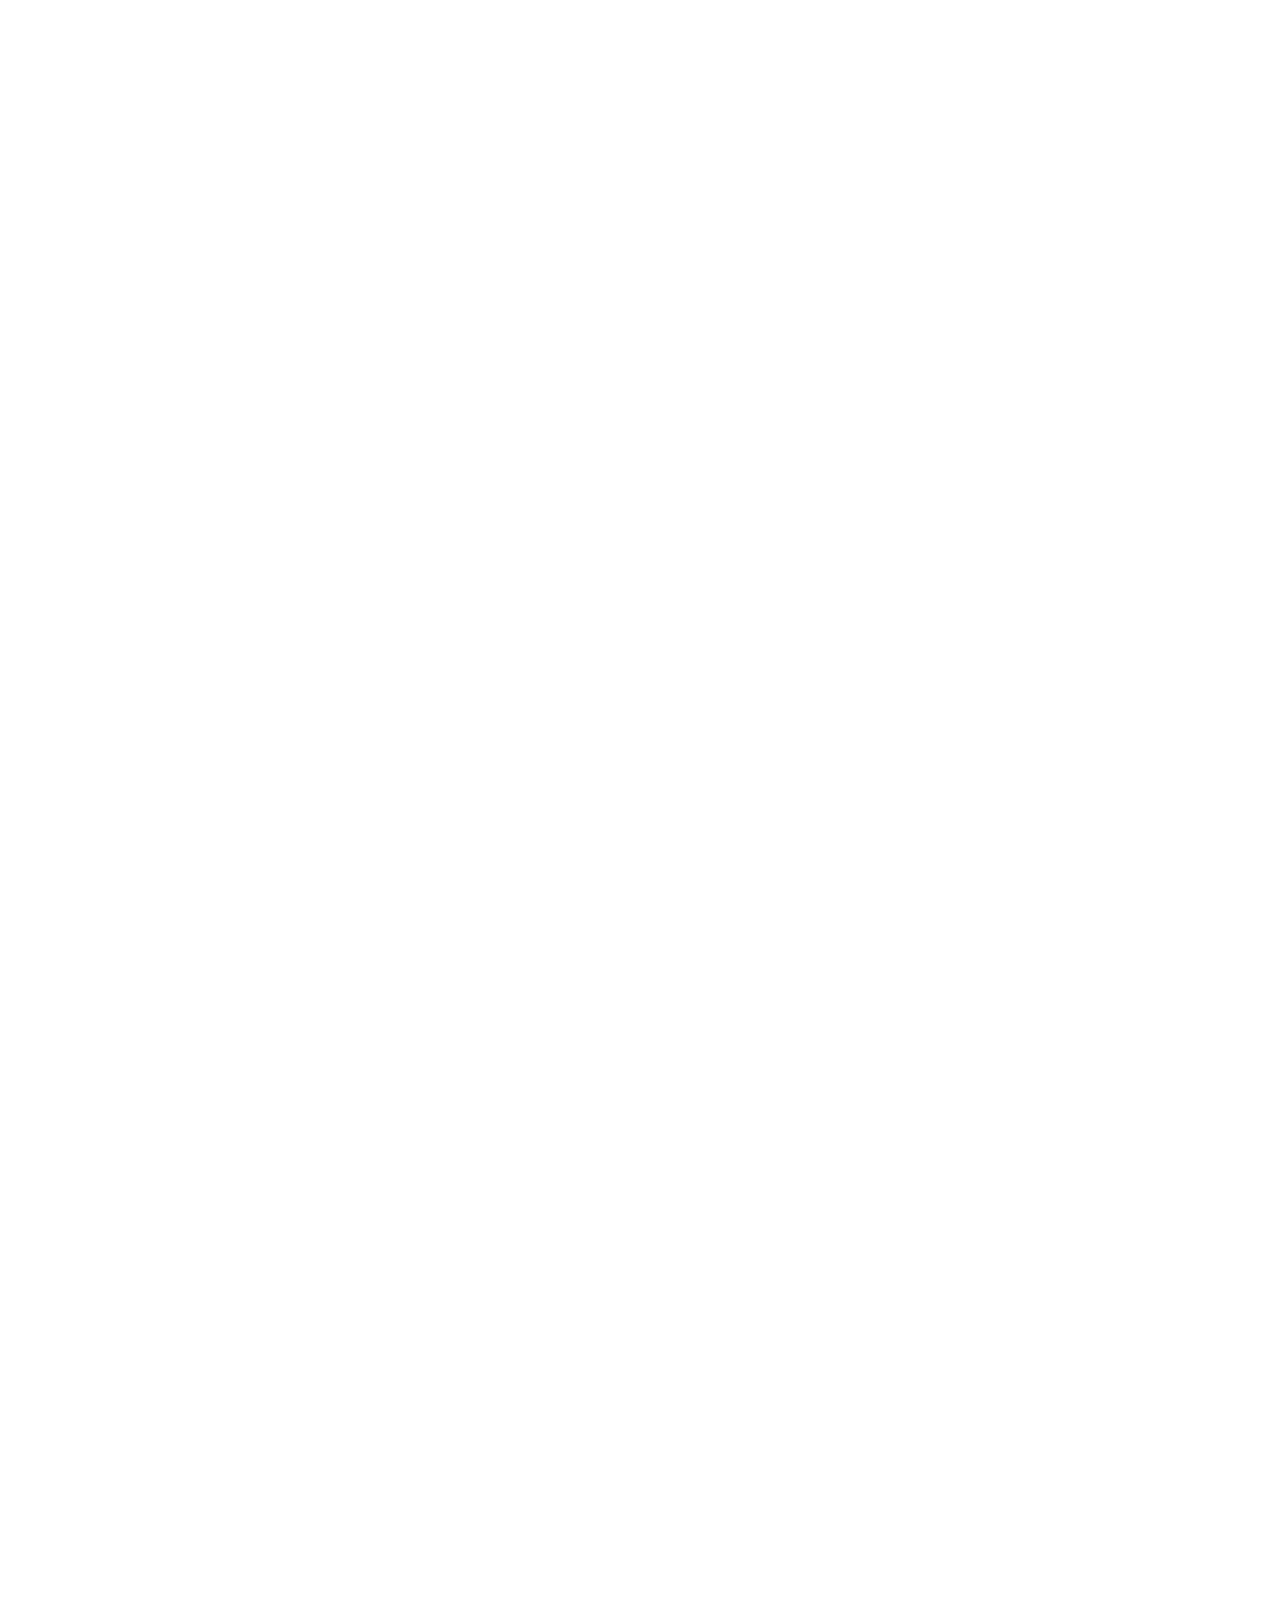
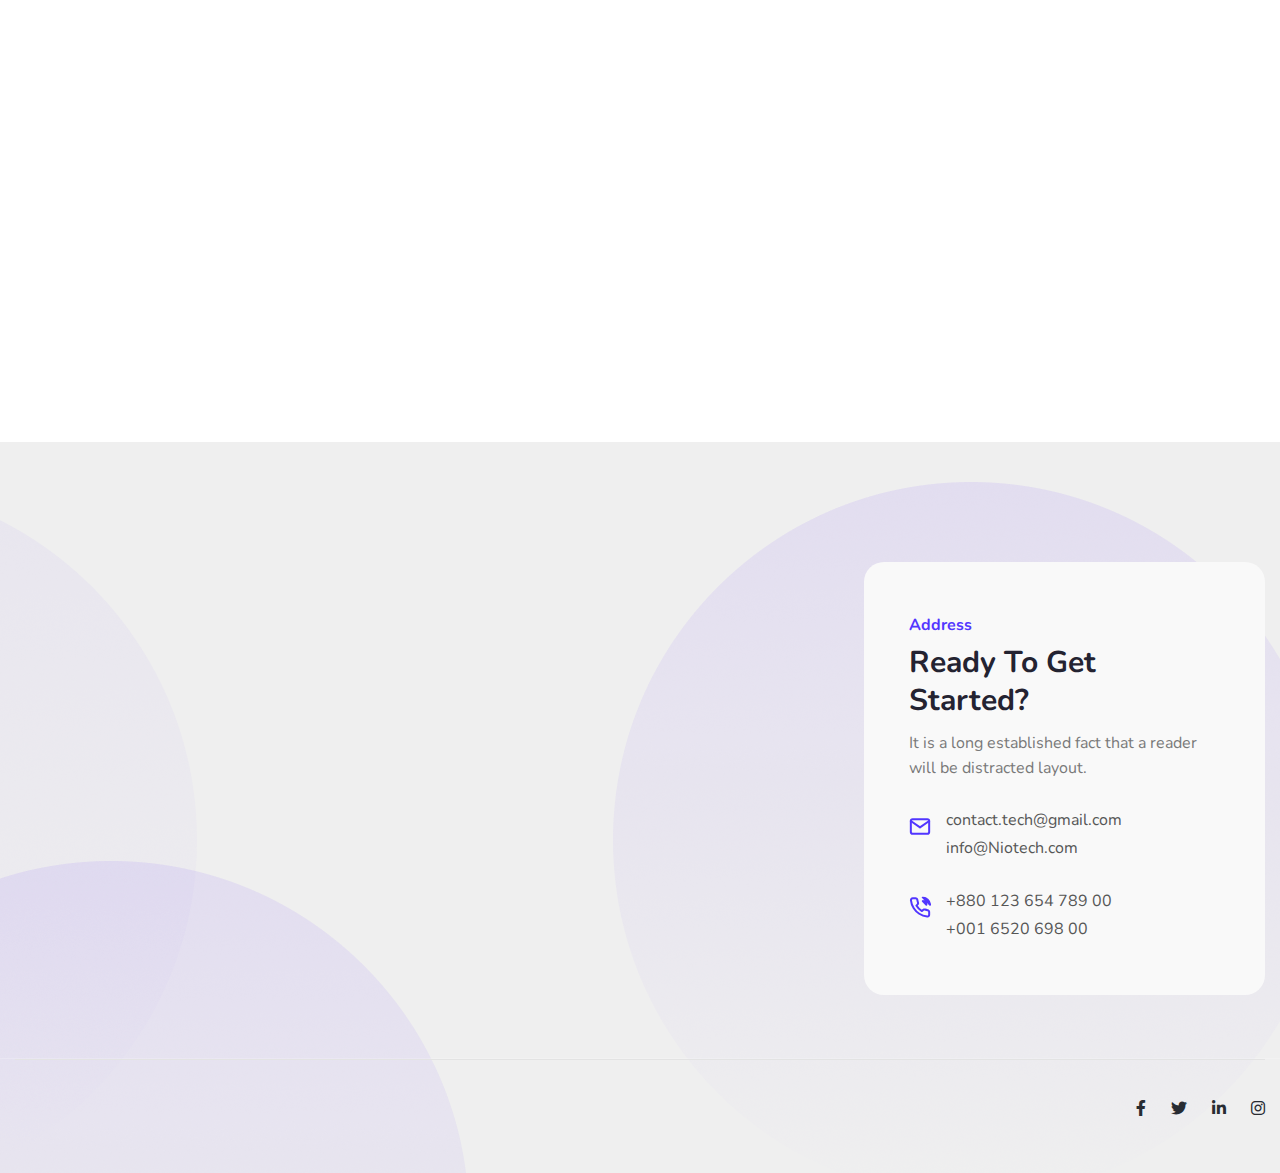
<file: blog.html>
<!DOCTYPE html>
<html lang="zxx">
<!--<< Header Area >>-->

<head>
    <!-- ========== Meta Tags ========== -->
    <meta charset="UTF-8">
    <meta http-equiv="X-UA-Compatible" content="IE=edge">
    <meta name="viewport" content="width=device-width, initial-scale=1">
    <meta name="author" content="Gramentheme">
    <meta name="description" content="Niotech - App Landing HTML Template">
    <!-- ======== Page title ============ -->
    <title>Niotech - App Landing HTML Template</title>
    <!--<< Favcion >>-->
    <link rel="shortcut icon" href="assets/images/favicon.png">
    <!--<< Bootstrap min.css >>-->
    <link rel="stylesheet" href="assets/css/bootstrap.min.css">
    <!--<< All Min Css >>-->
    <link rel="stylesheet" href="assets/css/all.min.css">
    <!--<< Animate.css >>-->
    <link rel="stylesheet" href="assets/css/animate.css">
    <!--<< Magnific popup.css >>-->
    <link rel="stylesheet" href="assets/css/magnific-popup.css">
    <!--<< MeanMenu.css >>-->
    <link rel="stylesheet" href="assets/css/meanmenu.css">
    <!--<< Swiper Bundle.css >>-->
    <link rel="stylesheet" href="assets/css/swiper-bundle.min.css">
    <!--<< NiceSelect.css >>-->
    <link rel="stylesheet" href="assets/css/nice-select.css">
    <!--<< Main.css >>-->
    <link rel="stylesheet" href="assets/css/main.css">
</head>

<body>

    <!-- Preloader Start -->
    <div id="preloader" class="preloader">
        <div class="animation-preloader">
            <div class="spinner">
            </div>
            <div class="txt-loading">
                <span data-text-preloader="N" class="letters-loading">
                    N
                </span>
                <span data-text-preloader="E" class="letters-loading">
                    i
                </span>
                <span data-text-preloader="O" class="letters-loading">
                    O
                </span>
                <span data-text-preloader="T" class="letters-loading">
                    T
                </span>
                <span data-text-preloader="E" class="letters-loading">
                    E
                </span>
                <span data-text-preloader="C" class="letters-loading">
                    C
                </span>
                <span data-text-preloader="H" class="letters-loading">
                    H
                </span>
            </div>
            <p class="text-center">Loading</p>
        </div>
        <div class="loader">
            <div class="row">
                <div class="col-3 loader-section section-left">
                    <div class="bg"></div>
                </div>
                <div class="col-3 loader-section section-left">
                    <div class="bg"></div>
                </div>
                <div class="col-3 loader-section section-right">
                    <div class="bg"></div>
                </div>
                <div class="col-3 loader-section section-right">
                    <div class="bg"></div>
                </div>
            </div>
        </div>
    </div>

    <!-- Mouse Cursor Start -->
    <div class="mouse-cursor cursor-outer"></div>
    <div class="mouse-cursor cursor-inner"></div>

    <!-- Back To Top Start -->
    <button id="back-top" class="back-to-top">
        <i class="fa-solid fa-chevron-up"></i>
    </button>

    <!-- Offcanvas Area Start -->
    <div class="fix-area">
        <div class="offcanvas__info">
            <div class="offcanvas__wrapper">
                <div class="offcanvas__content">
                    <div class="offcanvas__top mb-5 d-flex justify-content-between align-items-center">
                        <div class="offcanvas__logo">
                            <a href="index.html">
                                <img src="assets/images/logo/logo2.svg" alt="logo-img">
                            </a>
                        </div>
                        <div class="offcanvas__close">
                            <button>
                                <i class="fas fa-times"></i>
                            </button>
                        </div>
                    </div>
                    <p class="text d-none d-xl-block">
                        Nullam dignissim, ante scelerisque the is euismod fermentum odio sem semper the is erat, a
                        feugiat leo urna eget eros. Duis Aenean a imperdiet risus.
                    </p>
                    <div class="mobile-menu fix mb-3"></div>
                    <div class="offcanvas__contact">
                        <h4>Contact Info</h4>
                        <ul>
                            <li class="d-flex align-items-center">
                                <div class="offcanvas__contact-icon">
                                    <i class="fal fa-map-marker-alt"></i>
                                </div>
                                <div class="offcanvas__contact-text">
                                    <a target="_blank" href="#">Main Street, Melbourne, Australia</a>
                                </div>
                            </li>
                            <li class="d-flex align-items-center">
                                <div class="offcanvas__contact-icon mr-15">
                                    <i class="fal fa-envelope"></i>
                                </div>
                                <div class="offcanvas__contact-text">
                                    <a href="mailto:info@example.com"><span
                                            class="mailto:info@example.com">info@example.com</span></a>
                                </div>
                            </li>
                            <li class="d-flex align-items-center">
                                <div class="offcanvas__contact-icon mr-15">
                                    <i class="fal fa-clock"></i>
                                </div>
                                <div class="offcanvas__contact-text">
                                    <a target="_blank" href="#">Mod-friday, 09am -05pm</a>
                                </div>
                            </li>
                            <li class="d-flex align-items-center">
                                <div class="offcanvas__contact-icon mr-15">
                                    <i class="far fa-phone"></i>
                                </div>
                                <div class="offcanvas__contact-text">
                                    <a href="tel:+11002345909">+11002345909</a>
                                </div>
                            </li>
                        </ul>
                        <div class="header-button mt-4">
                            <a href="contact.html" class="theme-btn text-center">
                                <span>Get A Quote<i class="fa-solid fa-arrow-right-long"></i></span>
                            </a>
                        </div>
                        <div class="social-icon d-flex align-items-center">
                            <a href="#"><i class="fab fa-facebook-f"></i></a>
                            <a href="#"><i class="fab fa-twitter"></i></a>
                            <a href="#"><i class="fab fa-youtube"></i></a>
                            <a href="#"><i class="fab fa-linkedin-in"></i></a>
                        </div>
                    </div>
                </div>
            </div>
        </div>
    </div>
    <div class="offcanvas__overlay"></div>


    <!-- Header Section Start -->
    <header class="header-section-3 top-0">
        <div id="header-sticky" class="header-3">
            <div class="container">
                <div class="mega-menu-wrapper">
                    <div class="header-main">
                        <div class="header-left">
                            <div class="logo">
                                <a href="index.html" class="header-logo">
                                    <img src="assets/images/logo/logo.svg" alt="logo-img">
                                </a>
                            </div>
                        </div>

                        <div class="header-right d-flex justify-content-end align-items-center">
                            <div class="mean__menu-wrapper">
                                <div class="main-menu">
                                    <nav id="mobile-menu">
                                        <ul>
                                           <li class="has-dropdown active menu-thumb">
                                                <a href="#">
                                                    Home
                                                    <i class="fas fa-angle-down"></i>
                                                </a>
                                                <ul class="submenu has-homemenu">
                                                    <li>
                                                        <div class="homemenu-items">
                                                            <div class="homemenu">
                                                                <div class="homemenu-thumb">
                                                                    <img src="assets/images/header/home-1.png"
                                                                        alt="img">
                                                                    <div class="demo-button">
                                                                        <a class="theme-btn" href="index.html">
                                                                            Multi Page
                                                                        </a>
                                                                        <a class="theme-btn" href="index-one-page.html">
                                                                            One Page
                                                                        </a>
                                                                    </div>
                                                                </div>
                                                                <div class="homemenu-content text-center">
                                                                    <h4 class="homemenu-title">
                                                                        Home 01
                                                                    </h4>
                                                                </div>
                                                            </div>
                                                            <div class="homemenu">
                                                                <div class="homemenu-thumb mb-15">
                                                                    <img src="assets/images/header/home-2.png"
                                                                        alt="img">
                                                                    <div class="demo-button">
                                                                        <a class="theme-btn" href="index2.html">
                                                                            Multi Page
                                                                        </a>
                                                                        <a class="theme-btn" href="index-two-page.html">
                                                                            One Page
                                                                        </a>
                                                                    </div>
                                                                </div>
                                                                <div class="homemenu-content text-center">
                                                                    <h4 class="homemenu-title">
                                                                        Home 02
                                                                    </h4>
                                                                </div>
                                                            </div>
                                                            <div class="homemenu">
                                                                <div class="homemenu-thumb mb-15">
                                                                    <img src="assets/images/header/home-3.png"
                                                                        alt="img">
                                                                    <div class="demo-button">
                                                                        <a class="theme-btn" href="index3.html">
                                                                            Multi Page
                                                                        </a>
                                                                        <a class="theme-btn" href="index-three-page.html">
                                                                            One Page
                                                                        </a>
                                                                    </div>
                                                                </div>
                                                                <div class="homemenu-content text-center">
                                                                    <h4 class="homemenu-title">
                                                                        Home 03
                                                                    </h4>
                                                                </div>
                                                            </div>
                                                        </div>
                                                    </li>
                                                </ul>
                                            </li>
                                            <li class="has-dropdown active d-xl-none">
                                                <a href="index.html" class="border-none">
                                                    Home
                                                    <i class="fa-regular fa-plus"></i>
                                                </a>
                                                <ul class="submenu">
                                                    <li><a href="index.html">Home 01</a></li>
                                                    <li><a href="index2.html">Home 02</a></li>
                                                    <li><a href="index3.html">Home 03</a></li>
                                                </ul>
                                            </li>
                                            <li>
                                                <a href="about.html">About Us</a>
                                            </li>
                                            <li>
                                                <a href="services.html">
                                                    Services
                                                </a>
                                            </li>
                                            <li>
                                                <a href="pricing.html">
                                                    Pricing
                                                </a>
                                            </li>
                                            <li class="has-dropdown">
                                                <a href="#">
                                                    Pages
                                                    <i class="fas fa-angle-down"></i>
                                                </a>
                                                <ul class="submenu">
                                                    <li class="has-dropdown">
                                                        <a href="project1.html">
                                                            Project
                                                            <i class="fas fa-angle-down"></i>
                                                        </a>
                                                        <ul class="submenu">
                                                            <li><a href="project1.html">Project 01</a></li>
                                                            <li><a href="project2.html">Project 02</a></li>
                                                            <li><a href="project-details.html">Project Details</a></li>
                                                        </ul>
                                                    </li>
                                                    <li class="has-dropdown">
                                                        <a href="team.html">
                                                            Team
                                                            <i class="fas fa-angle-down"></i>
                                                        </a>
                                                        <ul class="submenu">
                                                            <li><a href="team.html">Team</a></li>
                                                            <li><a href="team-details.html">Team Details</a>
                                                            </li>
                                                        </ul>
                                                    </li>
                                                    <li><a href="faq.html">Faq's</a></li>
                                                </ul>
                                            </li>
                                            <li>
                                                <a href="blog.html">
                                                    Blogs
                                                    <i class="fas fa-angle-down"></i>
                                                </a>
                                                <ul class="submenu">
                                                    <li><a href="blog.html">Blog</a></li>
                                                    <li><a href="blog-standard.html">Blog Standard</a></li>
                                                    <li><a href="blog-left-sidebar.html">Blog Left Sidebar</a></li>
                                                    <li><a href="blog-details.html">Blog Details</a></li>
                                                </ul>
                                            </li>
                                            <li>
                                                <a href="contact.html">Contact Us</a>
                                            </li>
                                        </ul>
                                    </nav>
                                </div>
                            </div>
                            <a href="#0" class="search-trigger search-icon"><i class="fal fa-search"></i></a>
                            <div class="header-button">
                                <div class="btn-wrapper">
                                    <a href="contact.html"> <span class="theme-btn"> Get Started
                                            <svg xmlns="http://www.w3.org/2000/svg" width="16" height="16"
                                                viewBox="0 0 16 16" fill="none">
                                                <g clip-path="url(#clip0_199_939)">
                                                    <path
                                                        d="M11.6123 3.61183L10.8996 4.32455L14.0711 7.49604H0.000488281V8.50399H14.0711L10.8996 11.6754L11.6123 12.3882L16.0005 7.99998L11.6123 3.61183Z"
                                                        fill="white" />
                                                </g>
                                                <defs>
                                                    <clipPath id="clip0_199_939">
                                                        <rect width="16" height="16" fill="white"
                                                            transform="translate(0.000488281)" />
                                                    </clipPath>
                                                </defs>
                                            </svg>
                                        </span>
                                    </a>
                                </div>
                            </div>
                            <div class="header__hamburger d-block d-xl-none my-auto">
                                <div class="sidebar__toggle">
                                    <i class="fas fa-bars"></i>
                                </div>
                            </div>
                        </div>
                    </div>
                </div>
            </div>
        </div>
    </header>

    <!-- Search Area Start -->
    <div class="search-wrap">
        <div class="search-inner">
            <i class="fas fa-times search-close" id="search-close"></i>
            <div class="search-cell">
                <form method="get">
                    <div class="search-field-holder">
                        <input type="search" class="main-search-input" placeholder="Search...">
                    </div>
                </form>
            </div>
        </div>
    </div>

    <!-- Breadcumb Section S T A R T -->
    <div class="breadcumb-section fix">
        <div class="breadcumb-container-wrapper" data-bg-src="assets/images/bg/breadcumgBg.png">
            <div class="container">
                <div class="shape1"><img src="assets/images/shape/breadCumbShape1_1.png" alt="shape"></div>
                <div class="shape2"><img src="assets/images/shape/breadCumbShape1_2.png" alt="shape"></div>
                <div class="breadcumb-wrapper">
                    <div class="page-heading">
                        <h1>Blog Grid</h1>
                        <div class="links">
                            <a href="index.html">Home<span class="slash">/</span></a> Blog Grid
                        </div>
                    </div>
                </div>
            </div>
        </div>
    </div>

    <!-- Blog Grid Section S T A R T -->
    <section class="blog-area section-padding fix">
        <div class="container">
            <div class="blog-card-wrap style1 mb-30">
                <div class="blog-card style2 wow fadeInUp" data-wow-delay=".2s">
                    <div class="blog-card-thumb style1">
                        <img src="assets/images/blog/blogThumb3_1.jpg" alt="thumb">
                    </div>
                    <div class="blog-card-body">
                        <div class="tag-cloud">
                            <div class="meta">
                                <span class="icon"><img src="assets/images/icon/userIcon.svg" alt="icon"></span>
                                <span class="text">By Admin</span>
                            </div>
                            <div class="meta">
                                <span class="icon"><img src=" assets/images/icon/tagIcon.svg" alt="icon"></span>
                                <span class="text">Technology</span>
                            </div>
                        </div>
                        <h3 class="blog-title style1">
                            <a href="blog-details.html">Regional Managers time management.</a>
                        </h3>
                        <div class="btn-wrapper">
                            <a href='blog-details.html'>Read More <svg xmlns="http://www.w3.org/2000/svg" width="16"
                                    height="10" viewBox="0 0 16 10" fill="none">
                                    <path
                                        d="M11.6118 0.612305L10.8991 1.32503L14.0706 4.49652H0V5.50447H14.0706L10.8991 8.67592L11.6118 9.38865L16 5.00046L11.6118 0.612305Z"
                                        fill="#565656" />
                                </svg> </a>
                        </div>
                        <div class="calendar">
                            <div class="date">20</div>
                            <div class="month">june</div>
                        </div>
                    </div>
                </div>
                <div class="blog-card style2 wow fadeInUp" data-wow-delay=".4s">
                    <div class="blog-card-thumb style1">
                        <img src="assets/images/blog/blogThumb3_2.jpg" alt="thumb">
                    </div>
                    <div class="blog-card-body">
                        <div class="tag-cloud">
                            <div class="meta">
                                <span class="icon"><img src="assets/images/icon/userIcon.svg" alt="icon"></span>
                                <span class="text">By Admin</span>
                            </div>
                            <div class="meta">
                                <span class="icon"><img src=" assets/images/icon/tagIcon.svg" alt="icon"></span>
                                <span class="text">Solutions</span>
                            </div>
                        </div>
                        <h3 class="blog-title style1">
                            <a href="blog-details.html">Revitalising your people in a retail downturn</a>
                        </h3>
                        <div class="btn-wrapper">
                            <a href='blog-details.html'>Read More <svg xmlns="http://www.w3.org/2000/svg" width="16"
                                    height="10" viewBox="0 0 16 10" fill="none">
                                    <path
                                        d="M11.6118 0.612305L10.8991 1.32503L14.0706 4.49652H0V5.50447H14.0706L10.8991 8.67592L11.6118 9.38865L16 5.00046L11.6118 0.612305Z"
                                        fill="#565656" />
                                </svg>
                            </a>
                        </div>
                        <div class="calendar">
                            <div class="date">28</div>
                            <div class="month">March</div>
                        </div>
                    </div>
                </div>
                <div class="blog-card style2 wow fadeInUp" data-wow-delay=".6s">
                    <div class="blog-card-thumb style1">
                        <img src="assets/images/blog/blogThumb3_3.jpg" alt="thumb">
                    </div>
                    <div class="blog-card-body">
                        <div class="tag-cloud">
                            <div class="meta">
                                <span class="icon"><img src="assets/images/icon/userIcon.svg" alt="icon"></span>
                                <span class="text">By Admin</span>
                            </div>
                            <div class="meta">
                                <span class="icon"><img src=" assets/images/icon/tagIcon.svg" alt="icon"></span>
                                <span class="text">UI/UX Design</span>
                            </div>
                        </div>
                        <h3 class="blog-title style1">
                            <a href="blog-details.html">Organisationaly teams are just like families.</a>
                        </h3>
                        <div class="btn-wrapper">
                            <a href='blog-details.html'>Read More <svg xmlns="http://www.w3.org/2000/svg" width="16"
                                    height="10" viewBox="0 0 16 10" fill="none">
                                    <path
                                        d="M11.6118 0.612305L10.8991 1.32503L14.0706 4.49652H0V5.50447H14.0706L10.8991 8.67592L11.6118 9.38865L16 5.00046L11.6118 0.612305Z"
                                        fill="#565656" />
                                </svg></a>
                        </div>
                        <div class="calendar">
                            <div class="date">16</div>
                            <div class="month">june</div>
                        </div>
                    </div>
                </div>
            </div>
            <div class="blog-card-wrap style1 mb-30">
                <div class="blog-card style2 wow fadeInUp" data-wow-delay=".2s">
                    <div class="blog-card-thumb style1">
                        <img src="assets/images/blog/blogThumb3_4.jpg" alt="thumb">
                    </div>
                    <div class="blog-card-body">
                        <div class="tag-cloud">
                            <div class="meta">
                                <span class="icon"><img src="assets/images/icon/userIcon.svg" alt="icon"></span>
                                <span class="text">By Admin</span>
                            </div>
                            <div class="meta">
                                <span class="icon"><img src=" assets/images/icon/tagIcon.svg" alt="icon"></span>
                                <span class="text">Technology</span>
                            </div>
                        </div>
                        <h3 class="blog-title style1">
                            <a href="blog-details.html">Services that printing at you is important</a>
                        </h3>
                        <div class="btn-wrapper">
                            <a href='blog-details.html'>Read More <svg xmlns="http://www.w3.org/2000/svg" width="16"
                                    height="10" viewBox="0 0 16 10" fill="none">
                                    <path
                                        d="M11.6118 0.612305L10.8991 1.32503L14.0706 4.49652H0V5.50447H14.0706L10.8991 8.67592L11.6118 9.38865L16 5.00046L11.6118 0.612305Z"
                                        fill="#565656" />
                                </svg>
                            </a>
                        </div>
                        <div class="calendar">
                            <div class="date">30</div>
                            <div class="month">june</div>
                        </div>
                    </div>
                </div>
                <div class="blog-card style2 wow fadeInUp" data-wow-delay=".4s">
                    <div class="blog-card-thumb style1">
                        <img src="assets/images/blog/blogThumb3_5.jpg" alt="thumb">
                    </div>
                    <div class="blog-card-body">
                        <div class="tag-cloud">
                            <div class="meta">
                                <span class="icon"><img src="assets/images/icon/userIcon.svg" alt="icon"></span>
                                <span class="text">By Admin</span>
                            </div>
                            <div class="meta">
                                <span class="icon"><img src=" assets/images/icon/tagIcon.svg" alt="icon"></span>
                                <span class="text">Solutions</span>
                            </div>
                        </div>
                        <h3 class="blog-title style1">
                            <a href="blog-details.html">That will help you get 1% better every day</a>
                        </h3>
                        <div class="btn-wrapper">
                            <a href='blog-details.html'>Read More <svg xmlns="http://www.w3.org/2000/svg" width="16"
                                    height="10" viewBox="0 0 16 10" fill="none">
                                    <path
                                        d="M11.6118 0.612305L10.8991 1.32503L14.0706 4.49652H0V5.50447H14.0706L10.8991 8.67592L11.6118 9.38865L16 5.00046L11.6118 0.612305Z"
                                        fill="#565656" />
                                </svg>
                            </a>
                        </div>
                        <div class="calendar">
                            <div class="date">24</div>
                            <div class="month">March</div>
                        </div>
                    </div>
                </div>
                <div class="blog-card style2 wow fadeInUp" data-wow-delay=".6s">
                    <div class="blog-card-thumb style1">
                        <img src="assets/images/blog/blogThumb3_6.jpg" alt="thumb">
                    </div>
                    <div class="blog-card-body">
                        <div class="tag-cloud">
                            <div class="meta">
                                <span class="icon"><img src="assets/images/icon/userIcon.svg" alt="icon"></span>
                                <span class="text">By Admin</span>
                            </div>
                            <div class="meta">
                                <span class="icon"><img src=" assets/images/icon/tagIcon.svg" alt="icon"></span>
                                <span class="text">UI/UX Design</span>
                            </div>
                        </div>
                        <h3 class="blog-title style1">
                            <a href="blog-details.html">A checklist to improve your daily routine</a>
                        </h3>
                        <div class="btn-wrapper">
                            <a href='blog-details.html'>Read More <svg xmlns="http://www.w3.org/2000/svg" width="16"
                                    height="10" viewBox="0 0 16 10" fill="none">
                                    <path
                                        d="M11.6118 0.612305L10.8991 1.32503L14.0706 4.49652H0V5.50447H14.0706L10.8991 8.67592L11.6118 9.38865L16 5.00046L11.6118 0.612305Z"
                                        fill="#565656" />
                                </svg>
                            </a>
                        </div>
                        <div class="calendar">
                            <div class="date">17</div>
                            <div class="month">june</div>
                        </div>
                    </div>
                </div>
            </div>
            <div class="blog-card-wrap style1">
                <div class="blog-card style2 wow fadeInUp" data-wow-delay=".2s">
                    <div class="blog-card-thumb style1">
                        <img src="assets/images/blog/blogThumb3_7.jpg" alt="thumb">
                    </div>
                    <div class="blog-card-body">
                        <div class="tag-cloud">
                            <div class="meta">
                                <span class="icon"><img src="assets/images/icon/userIcon.svg" alt="icon"></span>
                                <span class="text">By Admin</span>
                            </div>
                            <div class="meta">
                                <span class="icon"><img src=" assets/images/icon/tagIcon.svg" alt="icon"></span>
                                <span class="text">Technology</span>
                            </div>
                        </div>
                        <h3 class="blog-title style1">
                            <a href="blog-details.html">Principles UX that should be aware of winner</a>
                        </h3>
                        <div class="btn-wrapper">
                            <a href='blog-details.html'>Read More <svg xmlns="http://www.w3.org/2000/svg" width="16"
                                    height="10" viewBox="0 0 16 10" fill="none">
                                    <path
                                        d="M11.6118 0.612305L10.8991 1.32503L14.0706 4.49652H0V5.50447H14.0706L10.8991 8.67592L11.6118 9.38865L16 5.00046L11.6118 0.612305Z"
                                        fill="#565656" />
                                </svg>
                            </a>
                        </div>
                        <div class="calendar">
                            <div class="date">30</div>
                            <div class="month">june</div>
                        </div>
                    </div>
                </div>
                <div class="blog-card style2 wow fadeInUp" data-wow-delay=".4s">
                    <div class="blog-card-thumb style1">
                        <img src="assets/images/blog/blogThumb3_8.jpg" alt="thumb">
                    </div>
                    <div class="blog-card-body">
                        <div class="tag-cloud">
                            <div class="meta">
                                <span class="icon"><img src="assets/images/icon/userIcon.svg" alt="icon"></span>
                                <span class="text">By Admin</span>
                            </div>
                            <div class="meta">
                                <span class="icon"><img src=" assets/images/icon/tagIcon.svg" alt="icon"></span>
                                <span class="text">Solutions</span>
                            </div>
                        </div>
                        <h3 class="blog-title style1">
                            <a href="blog-details.html">Awaited technology final change the world</a>
                        </h3>
                        <div class="btn-wrapper">
                            <a href='blog-details.html'>Read More <svg xmlns="http://www.w3.org/2000/svg" width="16"
                                    height="10" viewBox="0 0 16 10" fill="none">
                                    <path
                                        d="M11.6118 0.612305L10.8991 1.32503L14.0706 4.49652H0V5.50447H14.0706L10.8991 8.67592L11.6118 9.38865L16 5.00046L11.6118 0.612305Z"
                                        fill="#565656" />
                                </svg>
                            </a>
                        </div>
                        <div class="calendar">
                            <div class="date">24</div>
                            <div class="month">March</div>
                        </div>
                    </div>
                </div>
                <div class="blog-card style2 wow fadeInUp" data-wow-delay=".6s">
                    <div class="blog-card-thumb style1">
                        <img src="assets/images/blog/blogThumb3_9.jpg" alt="thumb">
                    </div>
                    <div class="blog-card-body">
                        <div class="tag-cloud">
                            <div class="meta">
                                <span class="icon"><img src="assets/images/icon/userIcon.svg" alt="icon"></span>
                                <span class="text">By Admin</span>
                            </div>
                            <div class="meta">
                                <span class="icon"><img src=" assets/images/icon/tagIcon.svg" alt="icon"></span>
                                <span class="text">UI/UX Design</span>
                            </div>
                        </div>
                        <h3 class="blog-title style1">
                            <a href="blog-details.html">Artificial intelligence that will blow your mind</a>
                        </h3>
                        <div class="btn-wrapper">
                            <a href='blog-details.html'>Read More <svg xmlns="http://www.w3.org/2000/svg" width="16"
                                    height="10" viewBox="0 0 16 10" fill="none">
                                    <path
                                        d="M11.6118 0.612305L10.8991 1.32503L14.0706 4.49652H0V5.50447H14.0706L10.8991 8.67592L11.6118 9.38865L16 5.00046L11.6118 0.612305Z"
                                        fill="#565656" />
                                </svg>
                            </a>
                        </div>
                        <div class="calendar">
                            <div class="date">17</div>
                            <div class="month">june</div>
                        </div>
                    </div>
                </div>
            </div>
        </div>
    </section>



    <!-- Footer Section    S T A R T -->
    <footer class="footer-section position-relative">
        <div class="footer-widgets-wrapper style1 fix">
            <div class="shape1"><img src="assets/images/shape/footerShape1_1.png" alt="shape"></div>
            <div class="shape2"><img src="assets/images/shape/footerShape1_2.png" alt="shape"></div>
            <div class="shape3"><img src="assets/images/shape/footerShape1_3.png" alt="shape"></div>
            <div class="container">
                <div class="row">
                    <div class="col-xl-4 col-lg-4 col-md-6 wow fadeInUp" data-wow-delay=".2s">
                        <div class="single-footer-widget">
                            <div class="widget-head">
                                <a href="index.html">
                                    <img src="assets/images/logo/logo.svg" alt="logo-img">
                                </a>
                            </div>
                            <div class="footer-content">
                                <p>
                                    It is a long established fact that from will be distracted by the readable from when
                                    looking.
                                </p>
                                <div class="store-links">
                                    <div class="apple">
                                        <a href="#"><svg xmlns="http://www.w3.org/2000/svg" width="19" height="17"
                                                viewBox="0 0 19 17" fill="none">
                                                <path
                                                    d="M13.9741 0.148438C11.9982 0.148438 11.1631 1.09311 9.78702 1.09311C8.37612 1.09311 7.29994 0.155311 5.58766 0.155311C3.91164 0.155311 2.12437 1.1805 0.989386 2.92696C-0.604303 5.38978 -0.333787 10.0282 2.24738 13.9797C3.17066 15.3942 4.40366 16.9806 6.02087 16.9978H6.05028C7.45578 16.9978 7.87332 16.0757 9.8076 16.0649H9.837C11.7424 16.0649 12.1246 16.9924 13.5242 16.9924H13.5536C15.1709 16.9752 16.47 15.2175 17.3933 13.8083C18.0578 12.7949 18.3048 12.2863 18.8145 11.1398C15.0807 9.71985 14.4809 4.41664 18.1735 2.38344C17.0463 0.969377 15.4624 0.150401 13.9692 0.150401L13.9741 0.148438Z"
                                                    fill="white" />
                                            </svg> App Store</a>
                                    </div>
                                    <div class="play">
                                        <a href="#"><svg xmlns="http://www.w3.org/2000/svg" width="26" height="17"
                                                viewBox="0 0 26 17" fill="none">
                                                <path
                                                    d="M18.8732 5.50779L20.9775 1.64735C21.0339 1.54372 21.0493 1.42066 21.0204 1.30505C20.9914 1.18943 20.9204 1.09065 20.8229 1.03026C20.7748 1.00032 20.7215 0.980802 20.6661 0.97283C20.6108 0.964858 20.5545 0.968593 20.5005 0.983821C20.4466 0.999048 20.396 1.02546 20.3517 1.06154C20.3075 1.09761 20.2704 1.14263 20.2427 1.19398L18.1122 5.10427C16.4855 4.31717 14.6547 3.87902 12.6857 3.87902C10.7167 3.87902 8.88588 4.3177 7.25923 5.10427L5.12868 1.19398C5.07191 1.09044 4.97863 1.01502 4.86936 0.984319C4.76008 0.953616 4.64377 0.970142 4.546 1.03026C4.44823 1.09038 4.37702 1.18917 4.34803 1.3049C4.31904 1.42062 4.33464 1.54381 4.39141 1.64735L6.49075 5.50779C2.86386 7.58782 0.405796 11.4776 0 16.0313H25.3684C24.9626 11.4776 22.5046 7.58782 18.8732 5.50779ZM6.85988 12.2584C6.64958 12.2584 6.444 12.1924 6.26914 12.0687C6.09429 11.9449 5.958 11.7691 5.87752 11.5633C5.79705 11.3575 5.77599 11.1311 5.81702 10.9127C5.85804 10.6942 5.95931 10.4936 6.10802 10.3361C6.25672 10.1786 6.44618 10.0714 6.65244 10.0279C6.8587 9.98449 7.07249 10.0068 7.26678 10.092C7.46108 10.1772 7.62714 10.3216 7.74398 10.5068C7.86081 10.6919 7.92317 10.9097 7.92317 11.1324C7.92304 11.431 7.81097 11.7173 7.6116 11.9285C7.41222 12.1396 7.14184 12.2583 6.85988 12.2584ZM18.5036 12.2584C18.2935 12.2575 18.0883 12.1907 17.9141 12.0664C17.7398 11.9421 17.6042 11.7659 17.5244 11.56C17.4446 11.3542 17.4242 11.1279 17.4657 10.9098C17.5073 10.6917 17.6089 10.4915 17.7578 10.3345C17.9066 10.1775 18.0961 10.0707 18.3022 10.0276C18.5084 9.98453 18.7219 10.0071 18.916 10.0925C19.11 10.1778 19.2758 10.3222 19.3924 10.5073C19.5091 10.6923 19.5713 10.9099 19.5713 11.1324C19.5713 11.2804 19.5436 11.4271 19.49 11.5638C19.4364 11.7006 19.3579 11.8248 19.2589 11.9294C19.1599 12.034 19.0424 12.1169 18.9132 12.1733C18.7839 12.2298 18.6454 12.2587 18.5056 12.2584H18.5036Z"
                                                    fill="#242331" />
                                            </svg> Play Store</a>
                                    </div>
                                </div>
                            </div>
                        </div>
                    </div>
                    <div class="col-xl-2 col-lg-4 col-md-6 ps-lg-5 wow fadeInUp" data-wow-delay=".4s">
                        <div class="single-footer-widget">
                            <div class="widget-head">
                                <h3> Pages </h3>
                            </div>
                            <ul class="list-area">
                                <li>
                                    <a href="index.html">
                                        Home
                                    </a>
                                </li>
                                <li>
                                    <a href="about.html">
                                        About Us
                                    </a>
                                </li>
                                <li>
                                    <a href="project1.html">
                                        Integrations
                                    </a>
                                </li>
                                <li>
                                    <a href="services.html">
                                        Services
                                        <i class="fas fa-angle-down"></i>
                                    </a>
                                    <ul class="submenu">
                                        <li><a href="services.html">Services</a></li>
                                        <li><a href="service-details.html">Service Details</a></li>
                                    </ul>
                                </li>
                                <li>
                                    <a href="pricing.html">
                                        Pricing
                                    </a>
                                </li>
                                <li>
                                    <a href="contact.html">
                                        Contact Us
                                    </a>
                                </li>
                            </ul>
                        </div>
                    </div>
                    <div class="col-xl-2 col-lg-4 col-md-6 wow fadeInUp" data-wow-delay=".8s">
                        <div class="single-footer-widget">
                            <div class="widget-head">
                                <h3> Utility Pages </h3>
                            </div>
                            <ul class="list-area">
                                <li>
                                    <a href="project1.html">
                                        Project
                                    </a>
                                </li>
                                <li>
                                    <a href="blog.html">
                                        Blog
                                    </a>
                                </li>
                                <li>
                                    <a href="contact.html">
                                        Contact
                                    </a>
                                </li>
                                <li>
                                    <a href="pricing.html">
                                        Pricing
                                    </a>
                                </li>
                                <li>
                                    <a href="project-details.html">
                                        Project details
                                    </a>
                                </li>
                                <li>
                                    <a href="team.html">
                                        Our Team
                                    </a>
                                </li>
                            </ul>
                        </div>
                    </div>
                    <div class="col-xl-4 col-lg-4 col-md-6">
                        <div class="single-footer-widget">
                            <div class="contact-box">
                                <div class="subtitle">Address</div>
                                <div class="widget-head">Ready to get started?</div>
                                <div class="text">It is a long established fact that a reader will be distracted layout.
                                </div>
                                <div class="info">
                                    <div class="icon"><svg xmlns="http://www.w3.org/2000/svg" width="22" height="23"
                                            viewBox="0 0 22 23" fill="none">
                                            <path
                                                d="M3.66671 4.16699H18.3334C19.3417 4.16699 20.1667 4.99199 20.1667 6.00033V17.0003C20.1667 18.0087 19.3417 18.8337 18.3334 18.8337H3.66671C2.65837 18.8337 1.83337 18.0087 1.83337 17.0003V6.00033C1.83337 4.99199 2.65837 4.16699 3.66671 4.16699Z"
                                                stroke="#5236FF" stroke-width="2" stroke-linecap="round"
                                                stroke-linejoin="round" />
                                            <path d="M20.1667 6L11 12.4167L1.83337 6" stroke="#5236FF" stroke-width="2"
                                                stroke-linecap="round" stroke-linejoin="round" />
                                        </svg>
                                    </div>
                                    <div class="link">
                                        <a href="mailto:contact.tech@gmail.com">contact.tech@gmail.com</a> <br>
                                        <a href="mailto:info@Niotech.com">info@Niotech.com</a>
                                    </div>
                                </div>
                                <div class="info">
                                    <div class="icon">
                                        <svg xmlns="http://www.w3.org/2000/svg" width="22" height="23"
                                            viewBox="0 0 22 23" fill="none">
                                            <g clip-path="url(#clip0_2011_91)">
                                                <path
                                                    d="M13.7959 5.08366C14.6912 5.25834 15.514 5.69623 16.1591 6.34127C16.8041 6.9863 17.242 7.80915 17.4167 8.70449L13.7959 5.08366ZM13.7959 1.41699C15.656 1.62364 17.3906 2.45665 18.7149 3.77925C20.0392 5.10185 20.8744 6.83542 21.0834 8.69533L13.7959 1.41699ZM20.1667 16.0103V18.7603C20.1677 19.0156 20.1154 19.2683 20.0132 19.5022C19.9109 19.7361 19.7609 19.9461 19.5728 20.1187C19.3846 20.2913 19.1625 20.4227 18.9207 20.5045C18.6789 20.5863 18.4226 20.6166 18.1684 20.5937C15.3476 20.2872 12.6381 19.3233 10.2575 17.7795C8.0427 16.3721 6.16491 14.4943 4.75752 12.2795C3.20833 9.8881 2.24424 7.1654 1.94335 4.33199C1.92045 4.0785 1.95057 3.82302 2.03181 3.58181C2.11305 3.34061 2.24363 3.11896 2.41522 2.93098C2.58682 2.743 2.79567 2.59281 3.0285 2.48997C3.26132 2.38713 3.513 2.3339 3.76752 2.33366H6.51752C6.96238 2.32928 7.39366 2.48681 7.73097 2.7769C8.06827 3.06698 8.28859 3.46982 8.35085 3.91033C8.46692 4.79039 8.68218 5.65449 8.99252 6.48616C9.11585 6.81426 9.14254 7.17083 9.06943 7.51363C8.99632 7.85643 8.82648 8.17109 8.58002 8.42033L7.41585 9.58449C8.72078 11.8794 10.6209 13.7796 12.9159 15.0845L14.08 13.9203C14.3293 13.6739 14.6439 13.504 14.9867 13.4309C15.3295 13.3578 15.6861 13.3845 16.0142 13.5078C16.8459 13.8182 17.71 14.0334 18.59 14.1495C19.0353 14.2123 19.442 14.4366 19.7327 14.7797C20.0234 15.1228 20.1778 15.5608 20.1667 16.0103Z"
                                                    stroke="#5236FF" stroke-width="2" stroke-linecap="round"
                                                    stroke-linejoin="round" />
                                            </g>
                                            <defs>
                                                <clipPath id="clip0_2011_91">
                                                    <rect width="22" height="22" fill="white"
                                                        transform="translate(0 0.5)" />
                                                </clipPath>
                                            </defs>
                                        </svg>
                                    </div>
                                    <div class="link">
                                        <a href="tel:21314234323543">+880 123 654 789 00</a> <br>
                                        <a href="tel:35234523452345">+001 6520 698 00</a>
                                    </div>
                                </div>
                            </div>
                        </div>
                    </div>
                </div>
            </div>
        </div>
        <div class="footer-bottom style1">
            <div class="container">
                <div class="footer-wrapper d-flex align-items-center justify-content-between">
                    <p class="wow fadeInLeft" data-wow-delay=".3s">
                        Copyright © Niotech All rights
                    </p>
                    <ul class="social-links" data-wow-delay=".5s">
                        <li> <a href="#"><i class="fa-brands fa-facebook-f"></i></a> </li>
                        <li> <a href="#"><i class="fa-brands fa-twitter"></i></a> </li>
                        <li> <a href="#"><i class="fa-brands fa-linkedin-in"></i></a> </li>
                        <li> <a href="#"><i class="fa-brands fa-instagram"></i></a> </li>
                    </ul>
                </div>
            </div>
        </div>
    </footer>



    <!--<< All JS Plugins >>-->
    <script src="assets/js/jquery-3.7.1.min.js"></script>
    <!--<< Bootstrap Js >>-->
    <script src="assets/js/bootstrap.bundle.min.js"></script>
    <!--<< Waypoints Js >>-->
    <script src="assets/js/jquery.waypoints.js"></script>
    <!--<< Counterup Js >>-->
    <script src="assets/js/jquery.counterup.min.js"></script>
    <!--<< Viewport Js >>-->
    <script src="assets/js/viewport.jquery.js"></script>
    <!--<< Tilt Js >>-->
    <script src="assets/js/tilt.min.js"></script>
    <!--<< Swiper Slider Js >>-->
    <script src="assets/js/swiper-bundle.min.js"></script>
    <!--<< MeanMenu Js >>-->
    <script src="assets/js/jquery.meanmenu.min.js"></script>
    <!--<< Magnific popup Js >>-->
    <script src="assets/js/magnific-popup.min.js"></script>
    <!--<< Wow Animation Js >>-->
    <script src="assets/js/wow.min.js"></script>
    <!--<< NIce Select Js >>-->
    <script src="assets/js/nice-select.min.js"></script>
    <!--<< Main.js >>-->
    <script src="assets/js/main.js"></script>
</body>

</html>
</file>
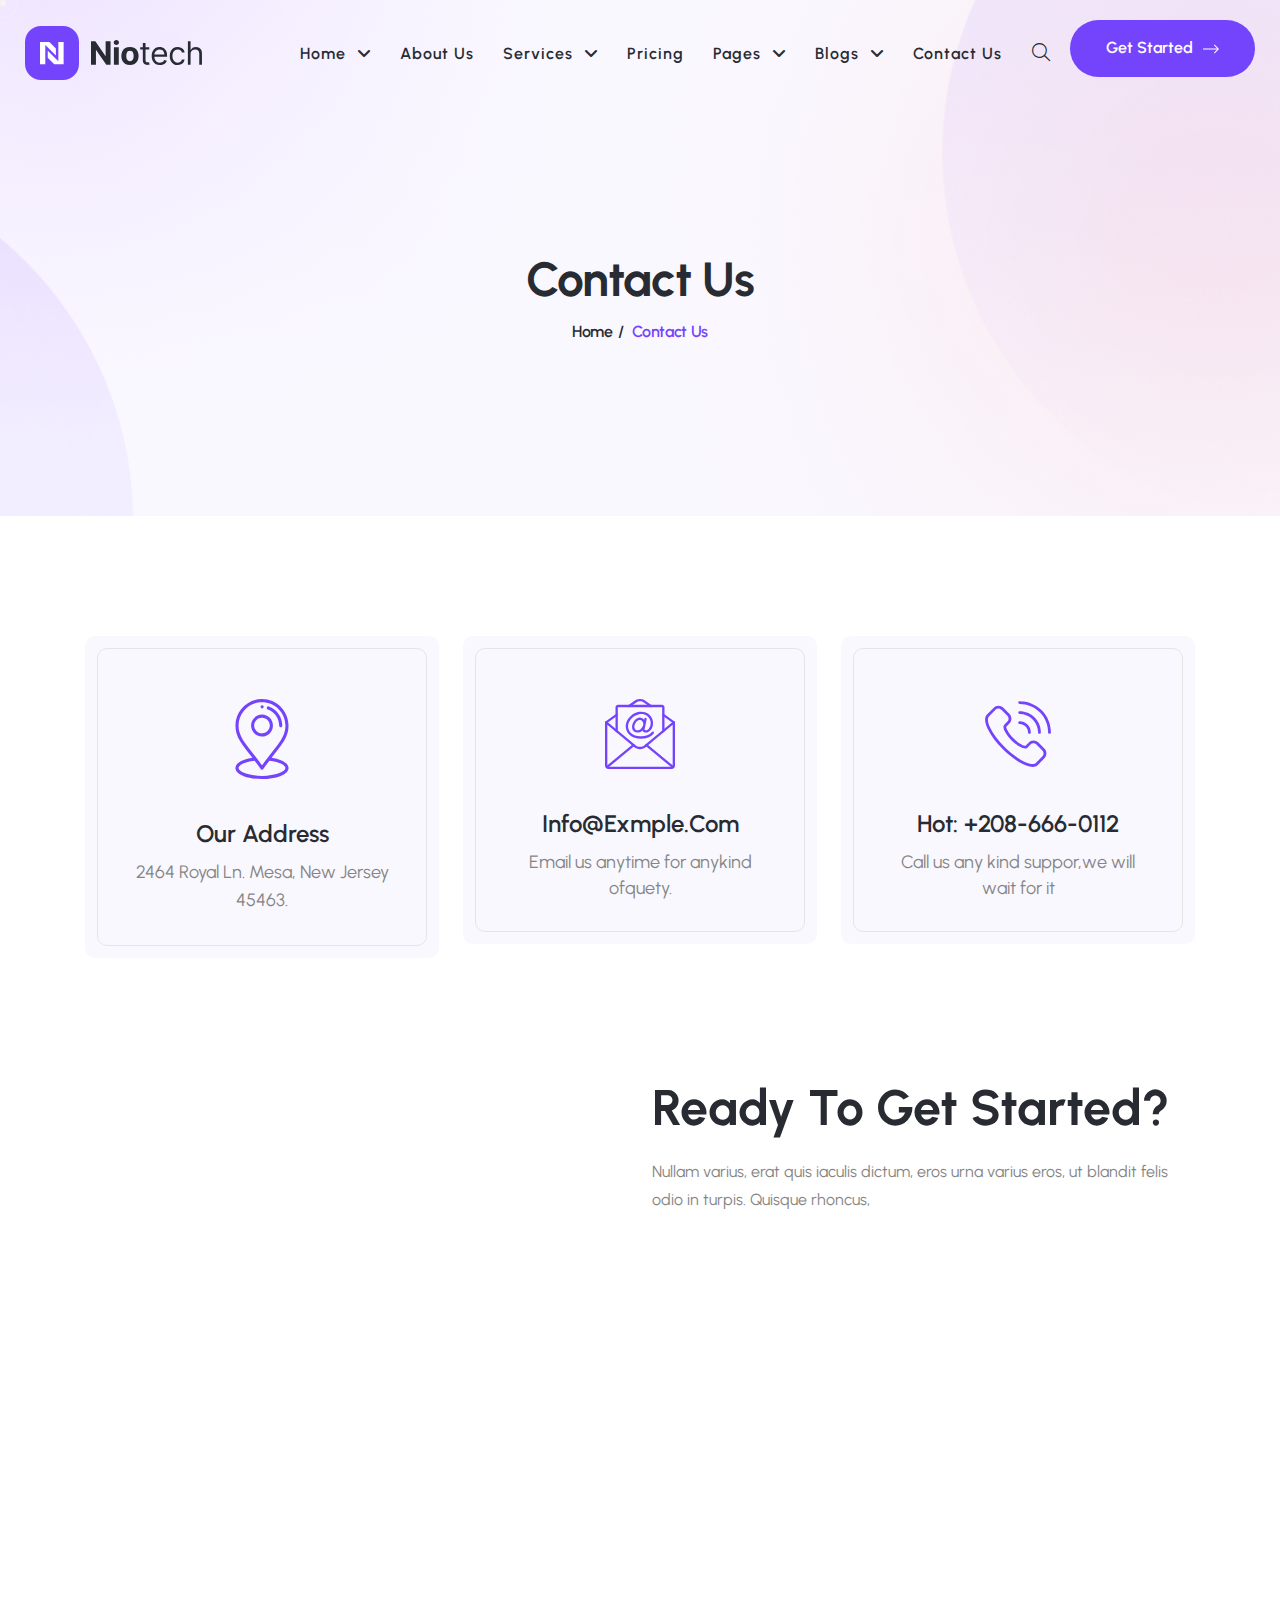
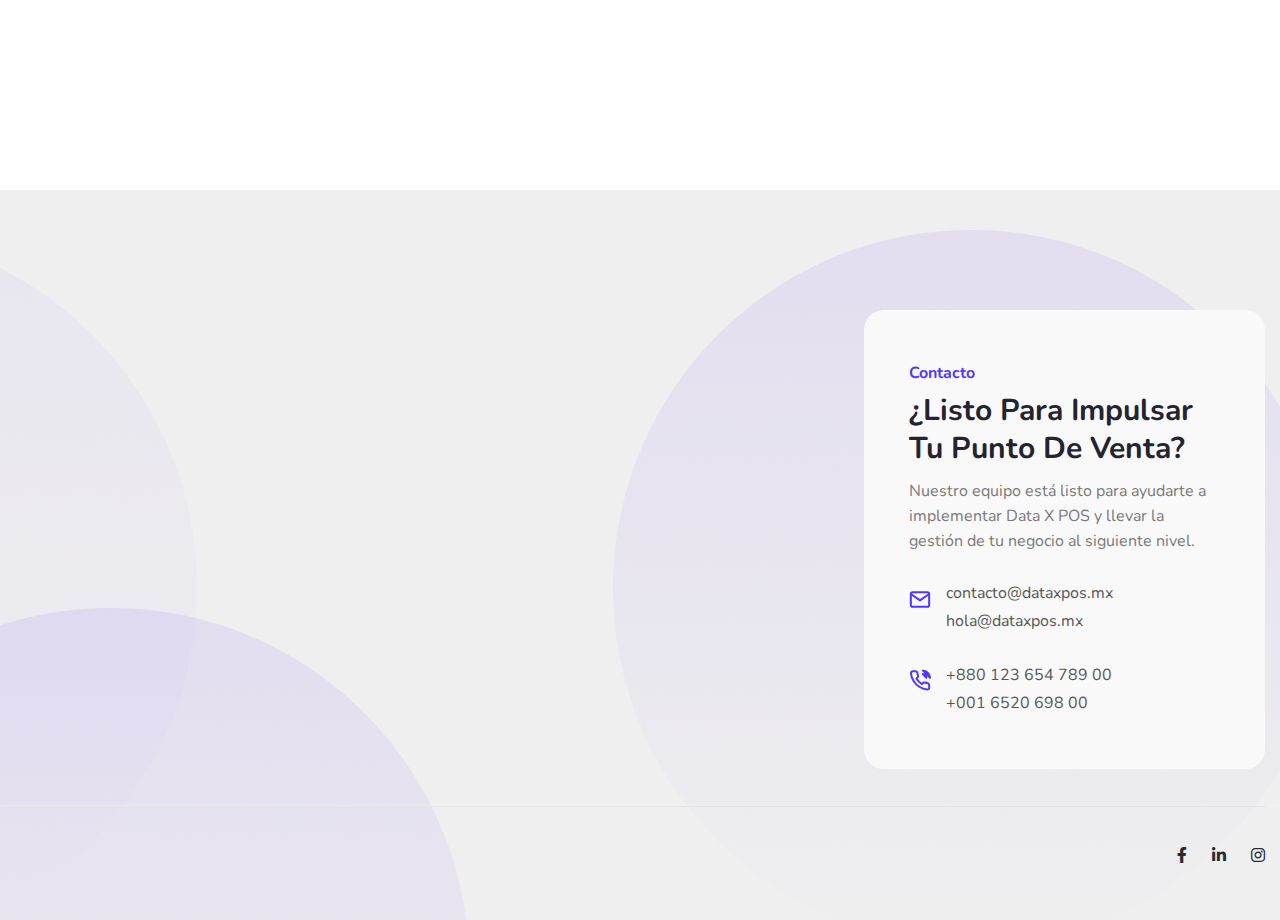
<file: contact.html>
<!DOCTYPE html>
<html lang="zxx">
<!--<< Header Area >>-->

<head>
    <!-- ========== Meta Tags ========== -->
    <meta charset="UTF-8">
    <meta http-equiv="X-UA-Compatible" content="IE=edge">
    <meta name="viewport" content="width=device-width, initial-scale=1">
    <meta name="author" content="Gramentheme">
    <meta name="description" content="Niotech - App Landing HTML Template">
    <!-- ======== Page title ============ -->
    <title>Data X  - POS</title>
    <!--<< Favcion >>-->
    <link rel="shortcut icon" href="assets/images/favicon.png">
    <!--<< Bootstrap min.css >>-->
    <link rel="stylesheet" href="assets/css/bootstrap.min.css">
    <!--<< All Min Css >>-->
    <link rel="stylesheet" href="assets/css/all.min.css">
    <!--<< Animate.css >>-->
    <link rel="stylesheet" href="assets/css/animate.css">
    <!--<< Magnific popup.css >>-->
    <link rel="stylesheet" href="assets/css/magnific-popup.css">
    <!--<< MeanMenu.css >>-->
    <link rel="stylesheet" href="assets/css/meanmenu.css">
    <!--<< Swiper Bundle.css >>-->
    <link rel="stylesheet" href="assets/css/swiper-bundle.min.css">
    <!--<< NiceSelect.css >>-->
    <link rel="stylesheet" href="assets/css/nice-select.css">
    <!--<< Main.css >>-->
    <link rel="stylesheet" href="assets/css/main.css">
</head>

<body>

    <!-- Preloader Start -->
    <div id="preloader" class="preloader">
        <div class="animation-preloader">
            <div class="spinner">
            </div>
            <div class="txt-loading">
                <span data-text-preloader="D" class="letters-loading">
                    D
                </span>
                <span data-text-preloader="A" class="letters-loading">
                    A
                </span>
                <span data-text-preloader="T" class="letters-loading">
                    T
                </span>
                <span data-text-preloader="T" class="letters-loading">
                    A
                </span>
                <span data-text-preloader="X" class="letters-loading">
                    X
                </span>
                <span data-text-preloader="P" class="letters-loading">
                    P
                </span>
                <span data-text-preloader="O" class="letters-loading">
                    O
                </span>
                <span data-text-preloader="S" class="letters-loading">
                    S
                </span>
            </div>
            <p class="text-center">Cargando</p>
        </div>
        <div class="loader">
            <div class="row">
                <div class="col-3 loader-section section-left">
                    <div class="bg"></div>
                </div>
                <div class="col-3 loader-section section-left">
                    <div class="bg"></div>
                </div>
                <div class="col-3 loader-section section-right">
                    <div class="bg"></div>
                </div>
                <div class="col-3 loader-section section-right">
                    <div class="bg"></div>
                </div>
            </div>
        </div>
    </div>

    <!-- Mouse Cursor Start -->
    <div class="mouse-cursor cursor-outer"></div>
    <div class="mouse-cursor cursor-inner"></div>

    <!-- Back To Top Start -->
    <button id="back-top" class="back-to-top">
        <i class="fa-solid fa-chevron-up"></i>
    </button>

    <!-- Offcanvas Area Start -->
    <div class="fix-area">
        <div class="offcanvas__info">
            <div class="offcanvas__wrapper">
                <div class="offcanvas__content">
                    <div class="offcanvas__top mb-5 d-flex justify-content-between align-items-center">
                        <div class="offcanvas__logo">
                            <a href="index.html">
                                <img src="assets/images/logo/logo2.svg" alt="logo-img">
                            </a>
                        </div>
                        <div class="offcanvas__close">
                            <button>
                                <i class="fas fa-times"></i>
                            </button>
                        </div>
                    </div>
                    <p class="text d-none d-xl-block">
                        Nullam dignissim, ante scelerisque the is euismod fermentum odio sem semper the is erat, a
                        feugiat leo urna eget eros. Duis Aenean a imperdiet risus.
                    </p>
                    <div class="mobile-menu fix mb-3"></div>
                    <div class="offcanvas__contact">
                        <h4>Contact Info</h4>
                        <ul>
                            <li class="d-flex align-items-center">
                                <div class="offcanvas__contact-icon">
                                    <i class="fal fa-map-marker-alt"></i>
                                </div>
                                <div class="offcanvas__contact-text">
                                    <a target="_blank" href="#">Main Street, Melbourne, Australia</a>
                                </div>
                            </li>
                            <li class="d-flex align-items-center">
                                <div class="offcanvas__contact-icon mr-15">
                                    <i class="fal fa-envelope"></i>
                                </div>
                                <div class="offcanvas__contact-text">
                                    <a href="mailto:info@example.com"><span
                                            class="mailto:info@example.com">info@example.com</span></a>
                                </div>
                            </li>
                            <li class="d-flex align-items-center">
                                <div class="offcanvas__contact-icon mr-15">
                                    <i class="fal fa-clock"></i>
                                </div>
                                <div class="offcanvas__contact-text">
                                    <a target="_blank" href="#">Mod-friday, 09am -05pm</a>
                                </div>
                            </li>
                            <li class="d-flex align-items-center">
                                <div class="offcanvas__contact-icon mr-15">
                                    <i class="far fa-phone"></i>
                                </div>
                                <div class="offcanvas__contact-text">
                                    <a href="tel:+11002345909">+11002345909</a>
                                </div>
                            </li>
                        </ul>
                        <div class="header-button mt-4">
                            <a href="contact.html" class="theme-btn text-center">
                                <span>Get A Quote<i class="fa-solid fa-arrow-right-long"></i></span>
                            </a>
                        </div>
                        <div class="social-icon d-flex align-items-center">
                            <a href="#"><i class="fab fa-facebook-f"></i></a>
                            <a href="#"><i class="fab fa-twitter"></i></a>
                            <a href="#"><i class="fab fa-youtube"></i></a>
                            <a href="#"><i class="fab fa-linkedin-in"></i></a>
                        </div>
                    </div>
                </div>
            </div>
        </div>
    </div>
    <div class="offcanvas__overlay"></div>


    <!-- Header Section Start -->
    <header class="header-section-3 top-0">
        <div id="header-sticky" class="header-3">
            <div class="container">
                <div class="mega-menu-wrapper">
                    <div class="header-main">
                        <div class="header-left">
                            <div class="logo">
                                <a href="index.html" class="header-logo">
                                    <img src="assets/images/logo/logo.svg" alt="logo-img">
                                </a>
                            </div>
                        </div>

                        <div class="header-right d-flex justify-content-end align-items-center">
                            <div class="mean__menu-wrapper">
                                <div class="main-menu">
                                    <nav id="mobile-menu">
                                        <ul>
                                           <li class="has-dropdown active menu-thumb">
                                                <a href="#">
                                                    Home
                                                    <i class="fas fa-angle-down"></i>
                                                </a>
                                                <ul class="submenu has-homemenu">
                                                    <li>
                                                        <div class="homemenu-items">
                                                            <div class="homemenu">
                                                                <div class="homemenu-thumb">
                                                                    <img src="assets/images/header/home-1.png"
                                                                        alt="img">
                                                                    <div class="demo-button">
                                                                        <a class="theme-btn" href="index.html">
                                                                            Multi Page
                                                                        </a>
                                                                        <a class="theme-btn" href="index-one-page.html">
                                                                            One Page
                                                                        </a>
                                                                    </div>
                                                                </div>
                                                                <div class="homemenu-content text-center">
                                                                    <h4 class="homemenu-title">
                                                                        Home 01
                                                                    </h4>
                                                                </div>
                                                            </div>
                                                            <div class="homemenu">
                                                                <div class="homemenu-thumb mb-15">
                                                                    <img src="assets/images/header/home-2.png"
                                                                        alt="img">
                                                                    <div class="demo-button">
                                                                        <a class="theme-btn" href="index2.html">
                                                                            Multi Page
                                                                        </a>
                                                                        <a class="theme-btn" href="index-two-page.html">
                                                                            One Page
                                                                        </a>
                                                                    </div>
                                                                </div>
                                                                <div class="homemenu-content text-center">
                                                                    <h4 class="homemenu-title">
                                                                        Home 02
                                                                    </h4>
                                                                </div>
                                                            </div>
                                                            <div class="homemenu">
                                                                <div class="homemenu-thumb mb-15">
                                                                    <img src="assets/images/header/home-3.png"
                                                                        alt="img">
                                                                    <div class="demo-button">
                                                                        <a class="theme-btn" href="index3.html">
                                                                            Multi Page
                                                                        </a>
                                                                        <a class="theme-btn" href="index-three-page.html">
                                                                            One Page
                                                                        </a>
                                                                    </div>
                                                                </div>
                                                                <div class="homemenu-content text-center">
                                                                    <h4 class="homemenu-title">
                                                                        Home 03
                                                                    </h4>
                                                                </div>
                                                            </div>
                                                        </div>
                                                    </li>
                                                </ul>
                                            </li>
                                            <li class="has-dropdown active d-xl-none">
                                                <a href="index.html" class="border-none">
                                                    Home
                                                    <i class="fa-regular fa-plus"></i>
                                                </a>
                                                <ul class="submenu">
                                                    <li><a href="index.html">Home 01</a></li>
                                                    <li><a href="index2.html">Home 02</a></li>
                                                    <li><a href="index3.html">Home 03</a></li>
                                                </ul>
                                            </li>
                                            <li>
                                                <a href="about.html">About Us</a>
                                            </li>
                                            <li>
                                                <a href="services.html">
                                                    Services
                                                    <i class="fas fa-angle-down"></i>
                                                </a>
                                                <ul class="submenu">
                                                    <li><a href="services.html">Services</a></li>
                                                    <li><a href="service-details.html">Service Details</a></li>
                                                </ul>
                                            </li>
                                            <li>
                                                <a href="pricing.html">
                                                    Pricing
                                                </a>
                                            </li>
                                            <li class="has-dropdown">
                                                <a href="#">
                                                    Pages
                                                    <i class="fas fa-angle-down"></i>
                                                </a>
                                                <ul class="submenu">
                                                    <li class="has-dropdown">
                                                        <a href="project1.html">
                                                            Project
                                                            <i class="fas fa-angle-down"></i>
                                                        </a>
                                                        <ul class="submenu">
                                                            <li><a href="project1.html">Project 01</a></li>
                                                            <li><a href="project2.html">Project 02</a></li>
                                                            <li><a href="project-details.html">Project Details</a></li>
                                                        </ul>
                                                    </li>
                                                    <li class="has-dropdown">
                                                        <a href="team.html">
                                                            Team
                                                            <i class="fas fa-angle-down"></i>
                                                        </a>
                                                        <ul class="submenu">
                                                            <li><a href="team.html">Team</a></li>
                                                            <li><a href="team-details.html">Team Details</a>
                                                            </li>
                                                        </ul>
                                                    </li>
                                                    <li><a href="faq.html">Faq's</a></li>
                                                </ul>
                                            </li>
                                            <li>
                                                <a href="blog.html">
                                                    Blogs
                                                    <i class="fas fa-angle-down"></i>
                                                </a>
                                                <ul class="submenu">
                                                    <li><a href="blog.html">Blog</a></li>
                                                    <li><a href="blog-standard.html">Blog Standard</a></li>
                                                    <li><a href="blog-left-sidebar.html">Blog Left Sidebar</a></li>
                                                    <li><a href="blog-details.html">Blog Details</a></li>
                                                </ul>
                                            </li>
                                            <li>
                                                <a href="contact.html">Contact Us</a>
                                            </li>
                                        </ul>
                                    </nav>
                                </div>
                            </div>
                            <a href="#0" class="search-trigger search-icon"><i class="fal fa-search"></i></a>
                            <div class="header-button">
                                <div class="btn-wrapper">
                                    <a href="contact.html"> <span class="theme-btn"> Get Started
                                            <svg xmlns="http://www.w3.org/2000/svg" width="16" height="16"
                                                viewBox="0 0 16 16" fill="none">
                                                <g clip-path="url(#clip0_199_939)">
                                                    <path
                                                        d="M11.6123 3.61183L10.8996 4.32455L14.0711 7.49604H0.000488281V8.50399H14.0711L10.8996 11.6754L11.6123 12.3882L16.0005 7.99998L11.6123 3.61183Z"
                                                        fill="white" />
                                                </g>
                                                <defs>
                                                    <clipPath id="clip0_199_939">
                                                        <rect width="16" height="16" fill="white"
                                                            transform="translate(0.000488281)" />
                                                    </clipPath>
                                                </defs>
                                            </svg>
                                        </span>
                                    </a>
                                </div>
                            </div>
                            <div class="header__hamburger d-block d-xl-none my-auto">
                                <div class="sidebar__toggle">
                                    <i class="fas fa-bars"></i>
                                </div>
                            </div>
                        </div>
                    </div>
                </div>
            </div>
        </div>
    </header>

    <!-- Search Area Start -->
    <div class="search-wrap">
        <div class="search-inner">
            <i class="fas fa-times search-close" id="search-close"></i>
            <div class="search-cell">
                <form method="get">
                    <div class="search-field-holder">
                        <input type="search" class="main-search-input" placeholder="Search...">
                    </div>
                </form>
            </div>
        </div>
    </div>

    <!-- Breadcumb Section S T A R T -->
    <div class="breadcumb-section fix">
        <div class="breadcumb-container-wrapper" data-bg-src="assets/images/bg/breadcumgBg.png">
            <div class="container">
                <div class="shape1"><img src="assets/images/shape/breadCumbShape1_1.png" alt="shape"></div>
                <div class="shape2"><img src="assets/images/shape/breadCumbShape1_2.png" alt="shape"></div>
                <div class="breadcumb-wrapper">
                    <div class="page-heading">
                        <h1>Contact Us</h1>
                        <div class="links">
                            <a href="index.html">Home<span class="slash">/</span></a> Contact Us
                        </div>
                    </div>
                </div>
            </div>
        </div>
    </div>

    <!--Contact Section S T A R T -->
    <section class="contact-section section-padding fix">
        <div class="container">
            <div class="contact-wrapper style1">
                <div class="row gy-5">
                    <div class="col-xl-4 col-md-6">
                        <div class="contact-info-box style1">
                            <div class="contact-content">
                                <div class="icon">
                                    <svg xmlns="http://www.w3.org/2000/svg" width="80" height="80" viewBox="0 0 80 80"
                                        fill="none">
                                        <path
                                            d="M40.1533 6.25004C39.2892 6.24379 38.5845 6.9391 38.5783 7.8016C38.572 8.6641 39.2658 9.36879 40.1298 9.37504C40.9923 9.38129 41.697 8.68754 41.7033 7.82504C41.7095 6.96254 41.0158 6.25785 40.1533 6.25004ZM40.0822 15.6249C34.0492 15.5821 29.1084 20.4491 29.0628 26.4802C29.0173 32.511 33.887 37.4541 39.9181 37.4996L40.0019 37.4999C45.9945 37.4999 50.8922 32.6474 50.9375 26.6443C50.983 20.6138 46.1134 15.6704 40.0822 15.6249ZM40.0016 34.375L39.9416 34.3747C35.6336 34.3422 32.1552 30.8113 32.1877 26.5036C32.22 22.2154 35.7181 18.7494 39.9988 18.7494L40.0588 18.7497C44.3667 18.7822 47.8452 22.3132 47.8127 26.6208C47.7802 30.9091 44.2822 34.375 40.0016 34.375ZM46.8175 7.43504C46.0047 7.1466 45.1111 7.57239 44.8227 8.38582C44.5344 9.19926 44.9602 10.0922 45.7734 10.3807C52.6558 12.8199 57.2425 19.3747 57.1875 26.6914C57.1811 27.5543 57.8753 28.2591 58.7383 28.2657H58.7503C59.6075 28.2657 60.3059 27.5738 60.3125 26.7149C60.3775 18.0669 54.9542 10.3189 46.8175 7.43504Z"
                                            fill="#7444FD" />
                                        <path
                                            d="M49.5876 58.8191C59.9803 45.4417 66.4751 38.4659 66.5628 26.7622C66.6728 12.0367 54.7225 0 39.9981 0C25.4456 0 13.549 11.7856 13.4384 26.3638C13.349 38.3848 19.9645 45.3511 30.4289 58.8169C20.0187 60.3725 13.4384 64.2814 13.4384 69.0625C13.4384 72.2652 16.3987 75.1391 21.7742 77.1547C26.6668 78.9894 33.1398 79.9998 40.0006 79.9998C46.8614 79.9998 53.3343 78.9894 58.227 77.1547C63.6025 75.1389 66.5628 72.265 66.5628 69.0623C66.5628 64.2839 59.9885 60.3759 49.5876 58.8191ZM16.5632 26.3873C16.6607 13.5234 27.1568 3.125 39.9984 3.125C52.992 3.125 63.5348 13.7481 63.4379 26.7389C63.3548 37.8536 56.467 44.7031 45.4706 59.038C43.5092 61.5936 41.7079 64.0098 40.0029 66.3734C38.3029 64.0084 36.5376 61.6355 34.5468 59.037C23.0959 44.102 16.4786 37.7702 16.5632 26.3873ZM40.0006 76.875C26.5864 76.875 16.5632 72.7505 16.5632 69.0625C16.5632 66.3275 22.5551 62.8725 32.6298 61.6761C34.8568 64.5981 36.8093 67.2528 38.7243 69.9641C38.8685 70.1682 39.0595 70.3347 39.2813 70.4497C39.5031 70.5647 39.7493 70.6248 39.9992 70.625H40.0006C40.2502 70.625 40.4963 70.5652 40.718 70.4505C40.9398 70.3359 41.1309 70.1698 41.2753 69.9661C43.1721 67.2902 45.1781 64.57 47.3861 61.6778C57.4514 62.8755 63.4379 66.3294 63.4379 69.0627C63.4378 72.7505 53.4148 76.875 40.0006 76.875Z"
                                            fill="#7444FD" />
                                    </svg>
                                </div>
                                <div class="title">Our Address</div>
                                <a class="text" href="#">2464 Royal Ln. Mesa, New Jersey 45463.</a>
                            </div>
                        </div>
                    </div>
                    <div class="col-xl-4 col-md-6">
                        <div class="contact-info-box style1">
                            <div class="contact-content">
                                <div class="icon">
                                    <svg xmlns="http://www.w3.org/2000/svg" width="70" height="70" viewBox="0 0 70 70"
                                        fill="none">
                                        <g clip-path="url(#clip0_268_873)">
                                            <path
                                                d="M36.4441 39.654C33.8291 39.6416 31.2312 39.2317 28.7394 38.4383C26.7837 37.784 25.0366 36.6225 23.6765 35.0724C22.3164 33.5222 21.3919 31.639 20.9974 29.6148C20.1189 25.3845 21.7208 20.9115 25.3888 17.3415C25.7828 16.9579 26.1923 16.5905 26.6161 16.2401C28.4664 14.691 30.6658 13.6154 33.0246 13.1063C35.3835 12.5971 37.8308 12.6696 40.1553 13.3176C42.3846 14.0295 44.3389 15.4138 45.7502 17.2806C47.1614 19.1474 47.9603 21.4052 48.0373 23.7441C48.2083 26.5031 47.3091 29.2217 45.5266 31.3345C44.8523 32.1837 43.957 32.8307 42.9391 33.2045C41.9212 33.5782 40.8199 33.6643 39.7563 33.4531C39.3174 33.362 38.9014 33.1834 38.5331 32.9278C38.1649 32.6722 37.852 32.3449 37.6131 31.9656C37.3988 31.5971 37.261 31.1892 37.2081 30.7662C37.1552 30.3432 37.1882 29.9139 37.3051 29.504C38.3259 25.647 39.3631 19.7856 39.3736 19.7273C39.4003 19.5764 39.4564 19.4322 39.5388 19.303C39.6211 19.1738 39.7282 19.062 39.8537 18.9742C39.9793 18.8863 40.1209 18.824 40.2706 18.7909C40.4202 18.7578 40.5749 18.7545 40.7258 18.7811C40.8767 18.8078 41.0209 18.8639 41.1501 18.9463C41.2793 19.0287 41.391 19.1357 41.4789 19.2613C41.5668 19.3868 41.629 19.5285 41.6621 19.6781C41.6953 19.8277 41.6986 19.9824 41.6719 20.1333C41.6288 20.3771 40.6068 26.1498 39.5614 30.1001C39.5246 30.2085 39.5103 30.3233 39.5193 30.4375C39.5283 30.5516 39.5605 30.6627 39.6139 30.764C39.7754 30.987 40.0187 31.1368 40.2906 31.1805C40.942 31.2892 41.6106 31.2179 42.2244 30.9743C42.8382 30.7306 43.3737 30.3239 43.7731 29.798C45.1573 28.1421 45.8508 26.0168 45.7098 23.8631C45.6541 22.0012 45.0236 20.2022 43.9048 18.7128C42.7861 17.2235 41.2338 16.1169 39.4611 15.5448C37.5081 15.0076 35.4538 14.9536 33.4753 15.3876C31.4968 15.8215 29.6536 16.7304 28.1048 18.0356C27.7303 18.3471 27.3651 18.6726 27.0151 19.0133C25.2021 20.7773 22.3053 24.4383 23.2818 29.14C23.6041 30.7541 24.3427 32.2561 25.4242 33.497C26.5057 34.7379 27.8926 35.6747 29.4476 36.2146C34.9193 37.96 42.7826 38.1711 46.9243 33.0203C47.1205 32.7869 47.4002 32.6396 47.7037 32.6099C48.0071 32.5802 48.3101 32.6705 48.5478 32.8614C48.7855 33.0523 48.9391 33.3287 48.9756 33.6314C49.0121 33.9341 48.9286 34.239 48.7431 34.481C45.6794 38.2913 41.0174 39.654 36.4441 39.654Z"
                                                fill="white" />
                                            <path
                                                d="M32.4537 33.606C31.2203 33.6275 30.0172 33.2233 29.047 32.4615C26.8082 30.6695 26.7463 27.5556 27.374 25.4358C27.5863 24.73 27.8698 24.0475 28.2222 23.4C29.0975 21.6337 30.4971 20.1811 32.2297 19.2408C33.2805 18.6957 34.4787 18.5031 35.6474 18.6913C36.8161 18.8795 37.8933 19.4387 38.7198 20.2861C39.5617 21.2087 40.1959 22.3012 40.5795 23.4898C40.6759 23.7795 40.655 24.0954 40.5211 24.3699C40.3873 24.6443 40.1512 24.8553 39.8635 24.9576C39.5758 25.0599 39.2595 25.0453 38.9824 24.9171C38.7054 24.7888 38.4896 24.557 38.3815 24.2715C38.1049 23.3936 37.6452 22.5844 37.0328 21.8973C36.5514 21.4048 35.9222 21.0832 35.241 20.9815C34.5599 20.8798 33.8642 21.0035 33.2598 21.3338C31.9605 22.0666 30.9163 23.1792 30.2673 24.5223C29.9948 25.0257 29.7747 25.5559 29.6105 26.1043C29.1567 27.6373 29.257 29.6393 30.5077 30.6403C31.875 31.7393 34.1827 31.275 35.4812 30.155C36.4484 29.2837 37.2793 28.2722 37.9463 27.1543C38.0271 27.0241 38.1328 26.911 38.2573 26.8217C38.3818 26.7323 38.5227 26.6683 38.6719 26.6333C38.8212 26.5984 38.9758 26.5932 39.1271 26.618C39.2783 26.6429 39.4232 26.6972 39.5534 26.778C39.6836 26.8589 39.7967 26.9645 39.8861 27.089C39.9754 27.2135 40.0394 27.3544 40.0744 27.5037C40.1093 27.6529 40.1145 27.8076 40.0897 27.9588C40.0649 28.11 40.0105 28.2549 39.9297 28.3851C39.1389 29.7021 38.1545 30.8926 37.0095 31.9166C35.7339 32.993 34.1226 33.5904 32.4537 33.606Z"
                                                fill="white" />
                                            <path
                                                d="M66.5 69.9993H3.5C2.57203 69.9984 1.68233 69.6293 1.02615 68.9731C0.369973 68.317 0.000926812 67.4273 2.2814e-07 66.4993V23.3326C-0.000138442 23.1108 0.0629417 22.8936 0.181848 22.7064C0.300754 22.5192 0.470559 22.3697 0.671362 22.2756C0.872165 22.1814 1.09565 22.1465 1.31561 22.1748C1.53558 22.2031 1.74292 22.2935 1.91333 22.4355L30.5387 46.2261C31.7943 47.2637 33.3723 47.8312 35.0012 47.8312C36.63 47.8312 38.208 47.2637 39.4637 46.2261L68.0867 22.4343C68.2572 22.2923 68.4646 22.2018 68.6847 22.1736C68.9047 22.1453 69.1283 22.1804 69.3292 22.2747C69.53 22.369 69.6998 22.5186 69.8186 22.706C69.9374 22.8934 70.0004 23.1107 70 23.3326V66.4993C69.9991 67.4273 69.63 68.317 68.9738 68.9731C68.3177 69.6293 67.428 69.9984 66.5 69.9993ZM2.33333 25.8188V66.4993C2.33333 67.1433 2.856 67.666 3.5 67.666H66.5C66.8094 67.666 67.1062 67.543 67.325 67.3243C67.5437 67.1055 67.6667 66.8087 67.6667 66.4993V25.8188L40.9523 48.0205C39.2778 49.4044 37.1734 50.1616 35.001 50.1621C32.8286 50.1625 30.7239 49.406 29.0488 48.0228L2.33333 25.8188Z"
                                                fill="white" />
                                            <path
                                                d="M1.16894 24.4994C0.921179 24.4998 0.679694 24.4214 0.479472 24.2755C0.279249 24.1296 0.130687 23.9237 0.0553064 23.6876C-0.0200742 23.4516 -0.0183585 23.1977 0.0602049 22.9628C0.138768 22.7278 0.2901 22.5239 0.492276 22.3807L10.9923 14.9374C11.2448 14.7584 11.558 14.687 11.8631 14.739C12.1682 14.7909 12.4402 14.962 12.6192 15.2144C12.7982 15.4669 12.8696 15.7802 12.8176 16.0853C12.7656 16.3904 12.5946 16.6624 12.3421 16.8414L1.84211 24.2847C1.64551 24.4245 1.4102 24.4996 1.16894 24.4994ZM68.8333 24.4994C68.592 24.4996 68.3567 24.4245 68.1601 24.2847L57.6601 16.8414C57.4103 16.6615 57.2417 16.3901 57.191 16.0865C57.1404 15.7828 57.2118 15.4714 57.3898 15.2202C57.5677 14.969 57.8378 14.7983 58.141 14.7453C58.4443 14.6923 58.7562 14.7614 59.0088 14.9374L69.5088 22.3807C69.7108 22.5238 69.862 22.7275 69.9407 22.9622C70.0193 23.197 70.0212 23.4506 69.9461 23.6865C69.871 23.9224 69.7228 24.1283 69.523 24.2745C69.3232 24.4206 69.0808 24.4993 68.8333 24.4994ZM45.7811 8.16603C45.5395 8.16624 45.3038 8.09122 45.1068 7.95136L39.5301 3.99636C38.2758 2.93613 36.689 2.34988 35.0466 2.33986C33.4043 2.32984 31.8105 2.89668 30.5433 3.94152L24.8966 7.95136C24.6441 8.13036 24.3309 8.20173 24.0258 8.14976C23.7207 8.0978 23.4487 7.92676 23.2697 7.67427C23.0907 7.42179 23.0193 7.10854 23.0713 6.80343C23.1233 6.49832 23.2943 6.22636 23.5468 6.04736L29.1234 2.09236C30.7941 0.726275 32.8883 -0.0155566 35.0463 -0.00576365C37.2044 0.00402929 39.2917 0.764835 40.9499 2.14602L46.4566 6.04736C46.6588 6.19058 46.8101 6.39444 46.8887 6.62942C46.9672 6.8644 46.969 7.11829 46.8936 7.35431C46.8182 7.59033 46.6696 7.79622 46.4694 7.94216C46.2692 8.0881 46.0277 8.16651 45.7799 8.16603H45.7811ZM1.92611 69.3694C1.68588 69.3698 1.45136 69.2961 1.25458 69.1583C1.0578 69.0205 0.908365 68.8253 0.826677 68.5994C0.744989 68.3735 0.735034 68.1279 0.798172 67.8961C0.86131 67.6643 0.994463 67.4576 1.17944 67.3044L27.8028 45.1844C27.9207 45.0865 28.0567 45.0127 28.2031 44.9674C28.3495 44.9221 28.5033 44.906 28.6559 44.9202C28.8085 44.9343 28.9568 44.9783 29.0924 45.0498C29.228 45.1213 29.3481 45.2187 29.446 45.3366C29.5439 45.4545 29.6176 45.5905 29.663 45.7369C29.7083 45.8833 29.7244 46.0372 29.7102 46.1898C29.6961 46.3424 29.652 46.4907 29.5806 46.6262C29.5091 46.7618 29.4117 46.882 29.2938 46.9799L2.67044 69.0999C2.46147 69.274 2.1981 69.3693 1.92611 69.3694ZM68.0749 69.3694C67.8029 69.3696 67.5394 69.2742 67.3306 69.0999L40.7073 46.9799C40.5863 46.883 40.4859 46.763 40.4119 46.6268C40.3379 46.4907 40.2917 46.3412 40.2761 46.187C40.2604 46.0328 40.2757 45.8771 40.3209 45.7289C40.3661 45.5807 40.4404 45.443 40.5395 45.3238C40.6385 45.2046 40.7603 45.1063 40.8977 45.0347C41.0351 44.9631 41.1855 44.9196 41.3399 44.9068C41.4943 44.8939 41.6497 44.9119 41.7971 44.9598C41.9445 45.0076 42.0809 45.0844 42.1983 45.1855L68.8216 67.3055C69.0066 67.4588 69.1397 67.6655 69.2029 67.8972C69.266 68.129 69.2561 68.3747 69.1744 68.6006C69.0927 68.8265 68.9433 69.0217 68.7465 69.1595C68.5497 69.2973 68.3152 69.3698 68.0749 69.3694Z"
                                                fill="white" />
                                            <path
                                                d="M58.3333 33.2261C58.0239 33.2261 57.7272 33.1032 57.5084 32.8844C57.2896 32.6656 57.1667 32.3689 57.1667 32.0594V8.17543C57.1632 8.19876 57.1165 8.1661 57.0383 8.1661H12.9617C12.9362 8.16456 12.9106 8.16821 12.8865 8.17683C12.8625 8.18546 12.8404 8.19887 12.8217 8.21626L12.8333 32.0594C12.8333 32.3689 12.7104 32.6656 12.4916 32.8844C12.2728 33.1032 11.9761 33.2261 11.6667 33.2261C11.3572 33.2261 11.0605 33.1032 10.8417 32.8844C10.6229 32.6656 10.5 32.3689 10.5 32.0594V8.1661C10.5183 7.53068 10.7876 6.9284 11.249 6.49109C11.7104 6.05379 12.3262 5.81707 12.9617 5.83276H57.0383C57.6738 5.81707 58.2896 6.05379 58.751 6.49109C59.2124 6.9284 59.4817 7.53068 59.5 8.1661V32.0594C59.5 32.3689 59.3771 32.6656 59.1583 32.8844C58.9395 33.1032 58.6428 33.2261 58.3333 33.2261Z"
                                                fill="white" />
                                        </g>
                                        <defs>
                                            <clipPath id="clip0_268_873">
                                                <rect width="70" height="70" fill="white" />
                                            </clipPath>
                                        </defs>
                                    </svg>
                                </div>
                                <h3 class="title">
                                    <a href="mailto:info@exmple.com"> info@exmple.com </a>
                                </h3>

                                <p class="text">Email us anytime for anykind ofquety.</p>

                            </div>
                        </div>
                    </div>
                    <div class="col-xl-4 col-md-6">
                        <div class="contact-info-box style1">
                            <div class="contact-content">
                                <div class="icon">
                                    <svg xmlns="http://www.w3.org/2000/svg" width="70" height="70" viewBox="0 0 70 70"
                                        fill="none">
                                        <path
                                            d="M63.4214 54.3759C63.4171 53.4634 63.2325 52.5607 62.8781 51.7198C62.5237 50.8788 62.0065 50.1163 61.3564 49.4759L55.4064 43.5749C54.1048 42.2791 52.343 41.5517 50.5064 41.5519C49.5916 41.5619 48.6877 41.7526 47.8468 42.113C47.0059 42.4734 46.2445 42.9964 45.6064 43.6519L42.5474 46.7459C41.5114 47.3129 35.9324 44.7089 30.7034 39.5289C25.4744 34.3489 22.7514 28.6999 23.2904 27.7059L26.3704 24.5979C27.6771 23.2797 28.4068 21.4964 28.3989 19.6402C28.391 17.7841 27.6463 16.007 26.3284 14.6999L20.3854 8.80592C19.0644 7.50849 17.2879 6.77982 15.4364 6.77592C14.5214 6.78514 13.6174 6.97546 12.7764 7.3359C11.9354 7.69633 11.174 8.21974 10.5364 8.87592L3.95638 15.4769C1.23338 18.1999 1.54138 23.4709 4.83138 30.2469C7.90438 36.5469 13.2314 43.7009 19.8954 50.2879C29.5694 59.8779 41.7704 67.8999 49.5614 67.8999C50.528 67.9492 51.4947 67.8022 52.403 67.4677C53.3113 67.1333 54.1425 66.6183 54.8464 65.9539L61.3984 59.3459C62.0459 58.6913 62.5579 57.9153 62.905 57.0625C63.2521 56.2096 63.4276 55.2967 63.4214 54.3759ZM59.4104 57.3509L52.8584 63.9589C49.2954 67.5499 35.7014 62.0059 21.8694 48.2999C15.4434 41.9299 10.2844 35.0839 7.35138 29.0219C4.69838 23.5619 4.17338 19.2219 5.95138 17.4439L12.5034 10.8359C13.2857 10.0489 14.3477 9.60346 15.4574 9.59692C16.0046 9.59604 16.5466 9.70318 17.0523 9.91219C17.558 10.1212 18.0175 10.428 18.4044 10.8149L24.3544 16.7089C25.1345 17.4956 25.5722 18.5585 25.5722 19.6664C25.5722 20.7743 25.1345 21.8373 24.3544 22.6239L21.2744 25.7389C19.9234 27.0969 20.2104 29.5539 22.1354 33.0399C23.9074 36.1232 26.093 38.9494 28.6314 41.4399C31.1471 43.9616 33.9971 46.1261 37.1014 47.8729C40.6014 49.7629 43.0654 50.0359 44.4164 48.6779L47.4964 45.5629C48.2787 44.7759 49.3407 44.3305 50.4504 44.3239C51.5512 44.3267 52.6069 44.7616 53.3904 45.5349L59.3404 51.4359C60.1205 52.2226 60.5582 53.2856 60.5582 54.3934C60.5582 55.5013 60.1205 56.5643 59.3404 57.3509H59.4104ZM66.5014 34.8039C66.8727 34.8039 67.2288 34.6564 67.4913 34.3939C67.7539 34.1313 67.9014 33.7752 67.9014 33.4039C67.8921 25.1242 64.5994 17.1862 58.7454 11.3309C52.8914 5.47555 44.9541 2.18104 36.6744 2.16992C36.3031 2.16992 35.947 2.31742 35.6844 2.57997C35.4219 2.84252 35.2744 3.19862 35.2744 3.56992C35.2744 3.94123 35.4219 4.29732 35.6844 4.55987C35.947 4.82242 36.3031 4.96992 36.6744 4.96992C44.2121 4.97919 51.4382 7.9781 56.7675 13.3087C62.0968 18.6393 65.094 25.8662 65.1014 33.4039C65.1014 33.7752 65.2489 34.1313 65.5114 34.3939C65.774 34.6564 66.1301 34.8039 66.5014 34.8039Z"
                                            fill="#7444FD" />
                                        <path
                                            d="M55.0624 33.403C55.0624 33.7743 55.2099 34.1304 55.4725 34.393C55.735 34.6555 56.0911 34.803 56.4624 34.803C56.8337 34.803 57.1898 34.6555 57.4524 34.393C57.7149 34.1304 57.8624 33.7743 57.8624 33.403C57.8569 27.7844 55.6229 22.3974 51.6506 18.4238C47.6783 14.4502 42.292 12.2144 36.6734 12.207C36.3021 12.207 35.946 12.3545 35.6835 12.6171C35.4209 12.8796 35.2734 13.2357 35.2734 13.607C35.2734 13.9783 35.4209 14.3344 35.6835 14.597C35.946 14.8595 36.3021 15.007 36.6734 15.007C41.5494 15.0144 46.2235 16.9552 49.6707 20.4037C53.1179 23.8522 55.0569 28.527 55.0624 33.403ZM35.2734 23.645C35.2734 24.0163 35.4209 24.3724 35.6835 24.635C35.946 24.8975 36.3021 25.045 36.6734 25.045C38.8855 25.0579 41.0032 25.9428 42.5667 27.5077C44.1303 29.0725 45.0134 31.191 45.0244 33.403C45.0244 33.7743 45.1719 34.1304 45.4345 34.393C45.697 34.6555 46.0531 34.803 46.4244 34.803C46.7957 34.803 47.1518 34.6555 47.4144 34.393C47.6769 34.1304 47.8244 33.7743 47.8244 33.403C47.8134 30.4484 46.6352 27.6178 44.5466 25.5278C42.458 23.4379 39.6281 22.2579 36.6734 22.245C36.3021 22.245 35.946 22.3925 35.6835 22.6551C35.4209 22.9176 35.2734 23.2737 35.2734 23.645Z"
                                            fill="#7444FD" />
                                    </svg>
                                </div>
                                <h3 class="title">
                                    <a href="tel:34534534543"> Hot: +208-666-0112 </a>
                                </h3>

                                <p class="text">Call us any kind suppor,we will wait for it</p>
                            </div>
                        </div>
                    </div>
                </div>
            </div>
        </div>
    </section>

    <!--Contact Form Section S T A R T -->
    <section class="contact-form-section section-padding pt-0 fix">
        <div class="container">
            <div class="contact-form-wrapper style1">
                <div class="row gy-5 gx-60">
                    <div class="col-xl-6">
                        <div class="contact-map">
                            <iframe
                                src="https://www.google.com/maps/embed?pb=!1m18!1m12!1m3!1d57559.095682562875!2d88.60522403504652!3d25.6234028155105!2m3!1f0!2f0!3f0!3m2!1i1024!2i768!4f13.1!3m3!1m2!1s0x39fb529bc7fc909b%3A0xd8f861ed9baf24de!2sDinajpur!5e0!3m2!1sen!2sbd!4v1729067103339!5m2!1sen!2sbd"
                                style="border:0;" allowfullscreen="" loading="lazy"
                                referrerpolicy="no-referrer-when-downgrade"></iframe>
                        </div>
                    </div>
                    <div class="col-xl-6">
                        <div class="contact-form style1">
                            <h2 class="contact-title">
                                Ready to Get Started?
                            </h2>
                            <p class="desc">Nullam varius, erat quis iaculis dictum, eros urna varius eros, ut blandit
                                felis odio in turpis. Quisque rhoncus,</p>

                            <form action="contact.php" id="contact-form" method="POST" class="contact-form-items">
                                <div class="row g-4">
                                    <div class="col-lg-6 wow fadeInUp" data-wow-delay=".3s">
                                        <div class="form-clt">
                                            <span>Your name*</span>
                                            <input type="text" name="name" id="name" placeholder="Your Name">
                                        </div>
                                    </div>
                                    <div class="col-lg-6 wow fadeInUp" data-wow-delay=".5s">
                                        <div class="form-clt">
                                            <span>Your Email*</span>
                                            <input type="text" name="email2" id="email2" placeholder="Your Email">
                                        </div>
                                    </div>
                                    <div class="col-lg-12 wow fadeInUp" data-wow-delay=".7s">
                                        <div class="form-clt">
                                            <span>Write Message*</span>
                                            <textarea name="message" id="message"
                                                placeholder="Write Message"></textarea>
                                        </div>
                                    </div>
                                    <div class="col-lg-7 wow fadeInUp" data-wow-delay=".9s">
                                        <button type="submit" class="theme-btn">
                                            Send Message <i class="fa-solid fa-arrow-right-long ms-1"></i>
                                        </button>
                                    </div>
                                </div>
                            </form>
                        </div>
                    </div>
                </div>
            </div>
        </div>
    </section>



    <!-- Footer Section    S T A R T -->
  <footer class="footer-section position-relative">
        <div class="footer-widgets-wrapper style1 fix">
            <div class="shape1"><img src="assets/images/shape/footerShape1_1.png" alt="shape"></div>
            <div class="shape2"><img src="assets/images/shape/footerShape1_2.png" alt="shape"></div>
            <div class="shape3"><img src="assets/images/shape/footerShape1_3.png" alt="shape"></div>
            <div class="container">
                <div class="row">
                    <div class="col-xl-4 col-lg-4 col-md-6 wow fadeInUp" data-wow-delay=".2s">
                        <div class="single-footer-widget">
                            <div class="widget-head">
                                <a href="index.html">
                                    <img src="assets/images/logo/logo.svg" alt="logo-img">
                                </a>
                            </div>
                            <div class="footer-content">
                                <p>
                                    La plataforma POS inteligente que conecta tus ventas, inventario y clientes en un solo lugar. Diseñada para agilizar tu operación y potenciar tu negocio.
                                </p>
                                <div class="store-links">
                                    <div class="apple">
                                        <a href="#"><svg xmlns="http://www.w3.org/2000/svg" width="19" height="17"
                                                viewBox="0 0 19 17" fill="none">
                                                <path
                                                    d="M13.9741 0.148438C11.9982 0.148438 11.1631 1.09311 9.78702 1.09311C8.37612 1.09311 7.29994 0.155311 5.58766 0.155311C3.91164 0.155311 2.12437 1.1805 0.989386 2.92696C-0.604303 5.38978 -0.333787 10.0282 2.24738 13.9797C3.17066 15.3942 4.40366 16.9806 6.02087 16.9978H6.05028C7.45578 16.9978 7.87332 16.0757 9.8076 16.0649H9.837C11.7424 16.0649 12.1246 16.9924 13.5242 16.9924H13.5536C15.1709 16.9752 16.47 15.2175 17.3933 13.8083C18.0578 12.7949 18.3048 12.2863 18.8145 11.1398C15.0807 9.71985 14.4809 4.41664 18.1735 2.38344C17.0463 0.969377 15.4624 0.150401 13.9692 0.150401L13.9741 0.148438Z"
                                                    fill="white" />
                                            </svg> App Store</a>
                                    </div>
                                    <div class="play">
                                        <a href="#"><svg xmlns="http://www.w3.org/2000/svg" width="26" height="17"
                                                viewBox="0 0 26 17" fill="none">
                                                <path
                                                    d="M18.8732 5.50779L20.9775 1.64735C21.0339 1.54372 21.0493 1.42066 21.0204 1.30505C20.9914 1.18943 20.9204 1.09065 20.8229 1.03026C20.7748 1.00032 20.7215 0.980802 20.6661 0.97283C20.6108 0.964858 20.5545 0.968593 20.5005 0.983821C20.4466 0.999048 20.396 1.02546 20.3517 1.06154C20.3075 1.09761 20.2704 1.14263 20.2427 1.19398L18.1122 5.10427C16.4855 4.31717 14.6547 3.87902 12.6857 3.87902C10.7167 3.87902 8.88588 4.3177 7.25923 5.10427L5.12868 1.19398C5.07191 1.09044 4.97863 1.01502 4.86936 0.984319C4.76008 0.953616 4.64377 0.970142 4.546 1.03026C4.44823 1.09038 4.37702 1.18917 4.34803 1.3049C4.31904 1.42062 4.33464 1.54381 4.39141 1.64735L6.49075 5.50779C2.86386 7.58782 0.405796 11.4776 0 16.0313H25.3684C24.9626 11.4776 22.5046 7.58782 18.8732 5.50779ZM6.85988 12.2584C6.64958 12.2584 6.444 12.1924 6.26914 12.0687C6.09429 11.9449 5.958 11.7691 5.87752 11.5633C5.79705 11.3575 5.77599 11.1311 5.81702 10.9127C5.85804 10.6942 5.95931 10.4936 6.10802 10.3361C6.25672 10.1786 6.44618 10.0714 6.65244 10.0279C6.8587 9.98449 7.07249 10.0068 7.26678 10.092C7.46108 10.1772 7.62714 10.3216 7.74398 10.5068C7.86081 10.6919 7.92317 10.9097 7.92317 11.1324C7.92304 11.431 7.81097 11.7173 7.6116 11.9285C7.41222 12.1396 7.14184 12.2583 6.85988 12.2584ZM18.5036 12.2584C18.2935 12.2575 18.0883 12.1907 17.9141 12.0664C17.7398 11.9421 17.6042 11.7659 17.5244 11.56C17.4446 11.3542 17.4242 11.1279 17.4657 10.9098C17.5073 10.6917 17.6089 10.4915 17.7578 10.3345C17.9066 10.1775 18.0961 10.0707 18.3022 10.0276C18.5084 9.98453 18.7219 10.0071 18.916 10.0925C19.11 10.1778 19.2758 10.3222 19.3924 10.5073C19.5091 10.6923 19.5713 10.9099 19.5713 11.1324C19.5713 11.2804 19.5436 11.4271 19.49 11.5638C19.4364 11.7006 19.3579 11.8248 19.2589 11.9294C19.1599 12.034 19.0424 12.1169 18.9132 12.1733C18.7839 12.2298 18.6454 12.2587 18.5056 12.2584H18.5036Z"
                                                    fill="#242331" />
                                            </svg> Play Store</a>
                                    </div>
                                </div>
                            </div>
                        </div>
                    </div>
                    <div class="col-xl-2 col-lg-4 col-md-6 ps-lg-5 wow fadeInUp" data-wow-delay=".4s">
                        <div class="single-footer-widget">
                            <div class="widget-head">
                                <h3> Páginas </h3>
                            </div>
                            <ul class="list-area">
                                <li>
                                    <a href="index.html">
                                        Inicio
                                    </a>
                                </li>
                                <li>
                                    <a href="about.html">
                                        Sobre Nosotros
                                    </a>
                                </li>
                                <li>
                                    <a href="project1.html">
                                        Integraciones
                                    </a>
                                </li>
                                <li>
                                    <a href="services.html">
                                        Funcionalidades
                                    </a>
                                </li>
                                <li>
                                    <a href="pricing.html">
                                        Precios
                                    </a>
                                </li>
                                <li>
                                    <a href="contact.html">
                                        Contáctanos
                                    </a>
                                </li>
                            </ul>
                        </div>
                    </div>
                    <div class="col-xl-2 col-lg-4 col-md-6 wow fadeInUp" data-wow-delay=".8s">
                        <div class="single-footer-widget">
                            <div class="widget-head">
                                <h3> Páginas Útiles </h3>
                            </div>
                            <ul class="list-area">
                                <li>
                                    <a href="project1.html">
                                        Proyecto
                                    </a>
                                </li>
                                <li>
                                    <a href="blog.html">
                                        Blog
                                    </a>
                                </li>
                                <li>
                                    <a href="contact.html">
                                        Contacto
                                    </a>
                                </li>
                                <li>
                                    <a href="pricing.html">
                                        Planes y Precios
                                    </a>
                                </li>
                                <li>
                                    <a href="project-details.html">
                                        Detalles del Proyecto
                                    </a>
                                </li>
                                <li>
                                    <a href="team.html">
                                        Nuestro Equipo
                                    </a>
                                </li>
                            </ul>
                        </div>
                    </div>
                    <div class="col-xl-4 col-lg-4 col-md-6">
                        <div class="single-footer-widget">
                            <div class="contact-box">
                                <div class="subtitle">Contacto</div>
                                <div class="widget-head">¿Listo para impulsar tu punto de venta?</div>
                                <div class="text">Nuestro equipo está listo para ayudarte a implementar Data X POS y llevar la gestión de tu negocio al siguiente nivel.
                                </div>
                                <div class="info">
                                    <div class="icon"><svg xmlns="http://www.w3.org/2000/svg" width="22" height="23"
                                            viewBox="0 0 22 23" fill="none">
                                            <path
                                                d="M3.66671 4.16699H18.3334C19.3417 4.16699 20.1667 4.99199 20.1667 6.00033V17.0003C20.1667 18.0087 19.3417 18.8337 18.3334 18.8337H3.66671C2.65837 18.8337 1.83337 18.0087 1.83337 17.0003V6.00033C1.83337 4.99199 2.65837 4.16699 3.66671 4.16699Z"
                                                stroke="#5236FF" stroke-width="2" stroke-linecap="round"
                                                stroke-linejoin="round" />
                                            <path d="M20.1667 6L11 12.4167L1.83337 6" stroke="#5236FF" stroke-width="2"
                                                stroke-linecap="round" stroke-linejoin="round" />
                                        </svg>
                                    </div>
                                    <div class="link">
                                        <a href="mailto:contact.tech@gmail.com">contacto@dataxpos.mx</a> <br>
                                        <a href="mailto:info@Niotech.com">hola@dataxpos.mx</a>
                                    </div>
                                </div>
                                <div class="info">
                                    <div class="icon">
                                        <svg xmlns="http://www.w3.org/2000/svg" width="22" height="23"
                                            viewBox="0 0 22 23" fill="none">
                                            <g clip-path="url(#clip0_2011_91)">
                                                <path
                                                    d="M13.7959 5.08366C14.6912 5.25834 15.514 5.69623 16.1591 6.34127C16.8041 6.9863 17.242 7.80915 17.4167 8.70449L13.7959 5.08366ZM13.7959 1.41699C15.656 1.62364 17.3906 2.45665 18.7149 3.77925C20.0392 5.10185 20.8744 6.83542 21.0834 8.69533L13.7959 1.41699ZM20.1667 16.0103V18.7603C20.1677 19.0156 20.1154 19.2683 20.0132 19.5022C19.9109 19.7361 19.7609 19.9461 19.5728 20.1187C19.3846 20.2913 19.1625 20.4227 18.9207 20.5045C18.6789 20.5863 18.4226 20.6166 18.1684 20.5937C15.3476 20.2872 12.6381 19.3233 10.2575 17.7795C8.0427 16.3721 6.16491 14.4943 4.75752 12.2795C3.20833 9.8881 2.24424 7.1654 1.94335 4.33199C1.92045 4.0785 1.95057 3.82302 2.03181 3.58181C2.11305 3.34061 2.24363 3.11896 2.41522 2.93098C2.58682 2.743 2.79567 2.59281 3.0285 2.48997C3.26132 2.38713 3.513 2.3339 3.76752 2.33366H6.51752C6.96238 2.32928 7.39366 2.48681 7.73097 2.7769C8.06827 3.06698 8.28859 3.46982 8.35085 3.91033C8.46692 4.79039 8.68218 5.65449 8.99252 6.48616C9.11585 6.81426 9.14254 7.17083 9.06943 7.51363C8.99632 7.85643 8.82648 8.17109 8.58002 8.42033L7.41585 9.58449C8.72078 11.8794 10.6209 13.7796 12.9159 15.0845L14.08 13.9203C14.3293 13.6739 14.6439 13.504 14.9867 13.4309C15.3295 13.3578 15.6861 13.3845 16.0142 13.5078C16.8459 13.8182 17.71 14.0334 18.59 14.1495C19.0353 14.2123 19.442 14.4366 19.7327 14.7797C20.0234 15.1228 20.1778 15.5608 20.1667 16.0103Z"
                                                    stroke="#5236FF" stroke-width="2" stroke-linecap="round"
                                                    stroke-linejoin="round" />
                                            </g>
                                            <defs>
                                                <clipPath id="clip0_2011_91">
                                                    <rect width="22" height="22" fill="white"
                                                        transform="translate(0 0.5)" />
                                                </clipPath>
                                            </defs>
                                        </svg>
                                    </div>
                                    <div class="link">
                                        <a href="tel:21314234323543">+880 123 654 789 00</a> <br>
                                        <a href="tel:35234523452345">+001 6520 698 00</a>
                                    </div>
                                </div>
                            </div>
                        </div>
                    </div>
                </div>
            </div>
        </div>
        <div class="footer-bottom style1">
            <div class="container">
                <div class="footer-wrapper d-flex align-items-center justify-content-between">
                    <p class="wow fadeInLeft" data-wow-delay=".3s">
                        Copyright © Smart Site Co SAS de CV All rights
                    </p>
                    <ul class="social-links" data-wow-delay=".5s">
                        <li> <a href="https://www.facebook.com/profile.php?id=61578134894854"><i class="fa-brands fa-facebook-f"></i></a> </li>
                        <!-- <li> <a href="#"><i class="fa-brands fa-twitter"></i></a> </li> -->
                        <li> <a href="#"><i class="fa-brands fa-linkedin-in"></i></a> </li>
                        <li> <a href="https://www.instagram.com/dataxpos/?utm_source=ig_web_button_share_sheet"><i class="fa-brands fa-instagram"></i></a> </li>
                    </ul>
                </div>
            </div>
        </div>
    </footer>



    <!--<< All JS Plugins >>-->
    <script src="assets/js/jquery-3.7.1.min.js"></script>
    <!--<< Bootstrap Js >>-->
    <script src="assets/js/bootstrap.bundle.min.js"></script>
    <!--<< Waypoints Js >>-->
    <script src="assets/js/jquery.waypoints.js"></script>
    <!--<< Counterup Js >>-->
    <script src="assets/js/jquery.counterup.min.js"></script>
    <!--<< Viewport Js >>-->
    <script src="assets/js/viewport.jquery.js"></script>
    <!--<< Tilt Js >>-->
    <script src="assets/js/tilt.min.js"></script>
    <!--<< Swiper Slider Js >>-->
    <script src="assets/js/swiper-bundle.min.js"></script>
    <!--<< MeanMenu Js >>-->
    <script src="assets/js/jquery.meanmenu.min.js"></script>
    <!--<< Magnific popup Js >>-->
    <script src="assets/js/magnific-popup.min.js"></script>
    <!--<< Wow Animation Js >>-->
    <script src="assets/js/wow.min.js"></script>
    <!--<< NIce Select Js >>-->
    <script src="assets/js/nice-select.min.js"></script>
    <!--<< Main.js >>-->
    <script src="assets/js/main.js"></script>
</body>

</html>
</file>
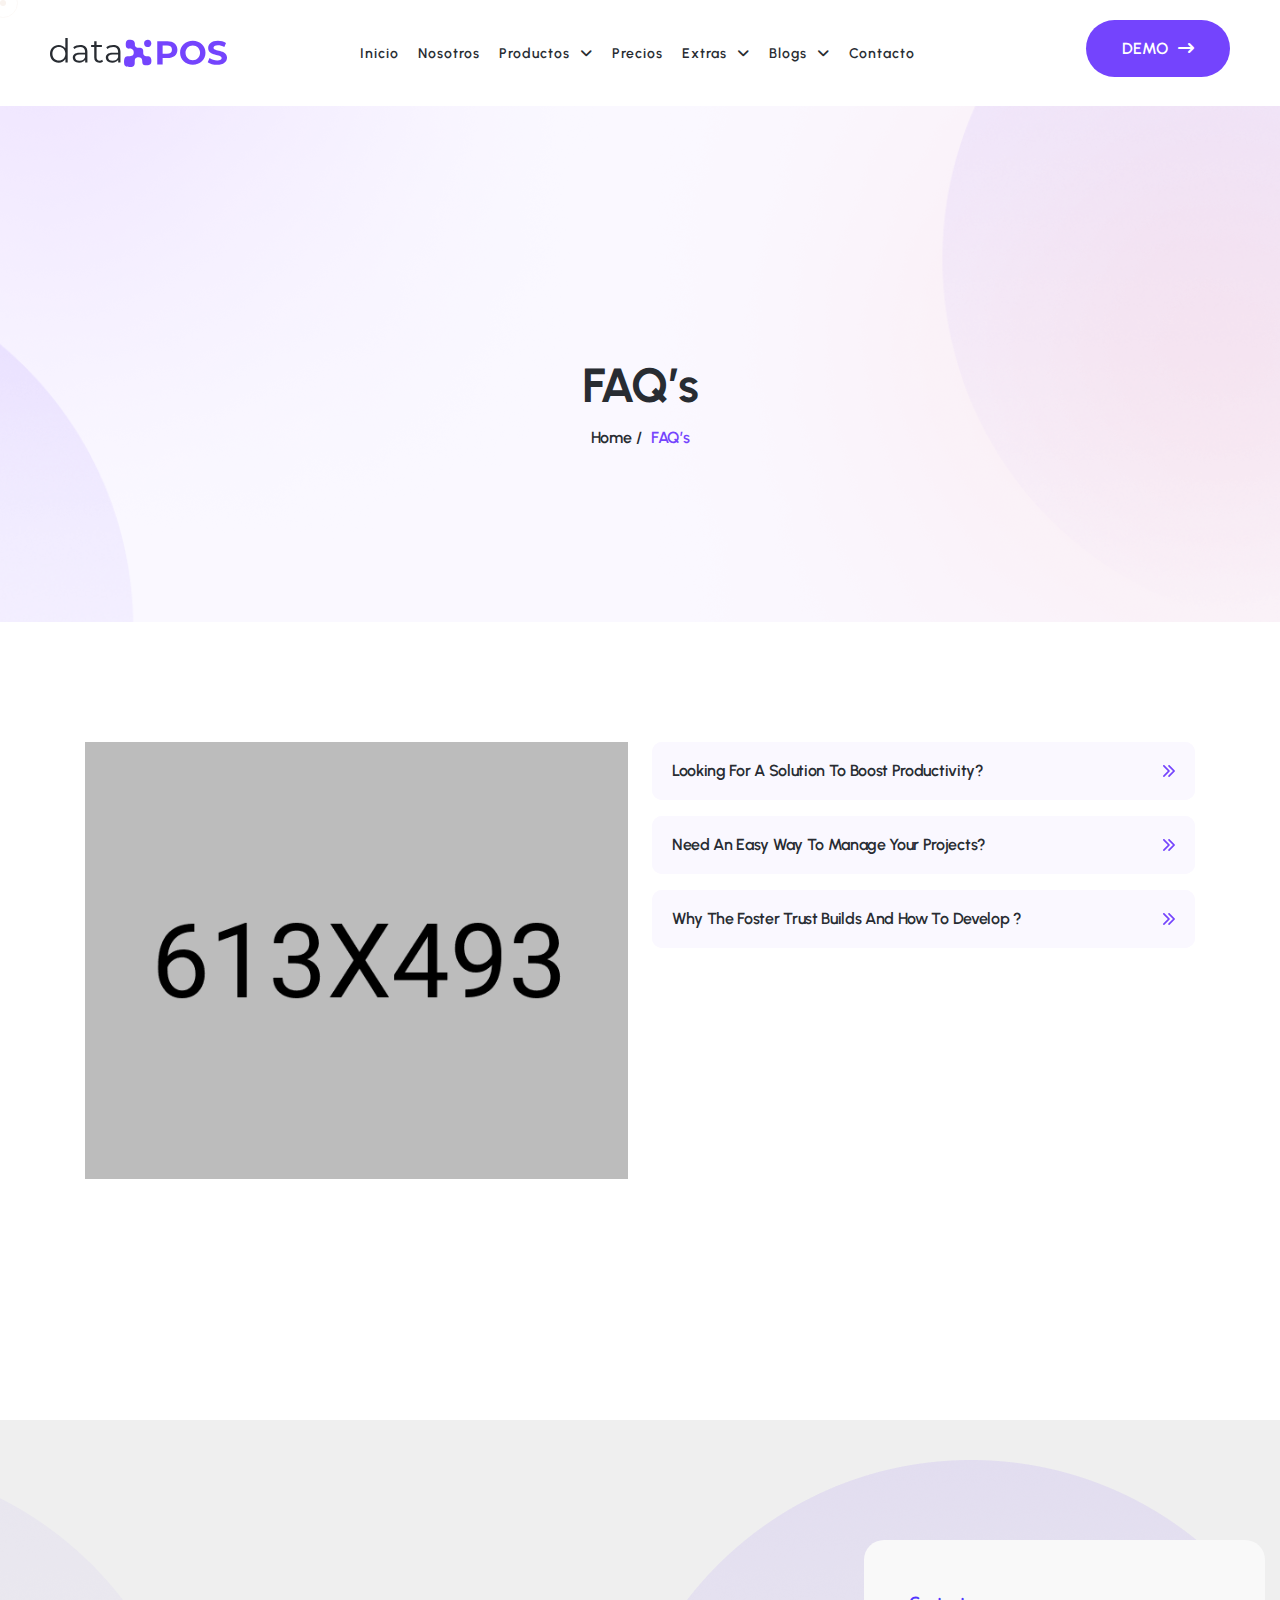
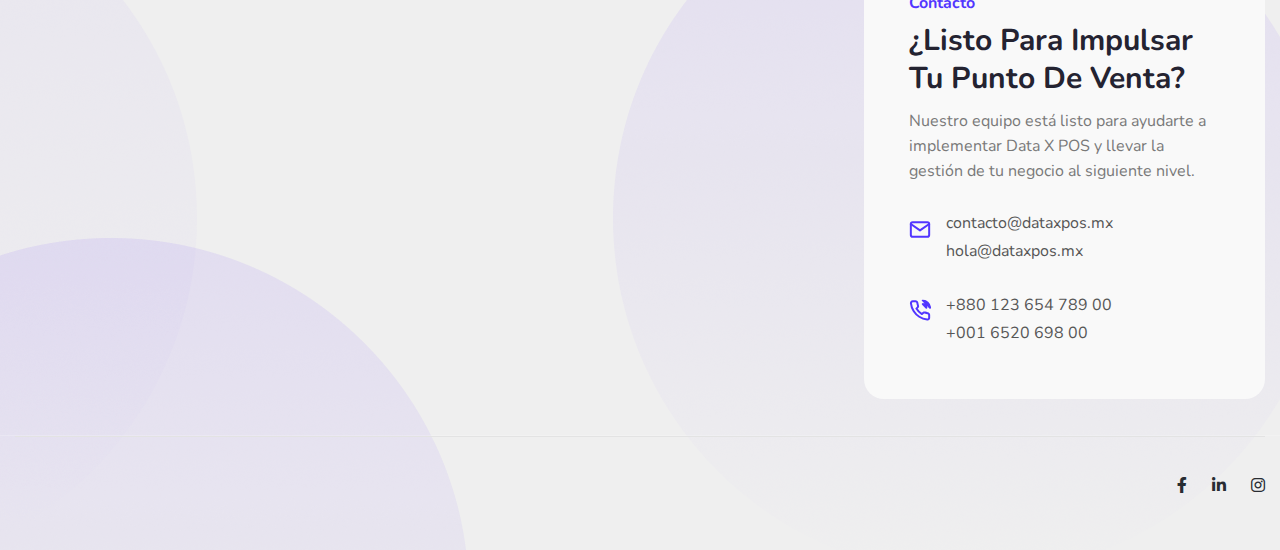
<file: faq.html>
<!DOCTYPE html>
<html lang="zxx">
<!--<< Header Area >>-->

<head>
    <!-- ========== Meta Tags ========== -->
    <meta charset="UTF-8">
    <meta http-equiv="X-UA-Compatible" content="IE=edge">
    <meta name="viewport" content="width=device-width, initial-scale=1">
    <meta name="author" content="Gramentheme">
    <meta name="description" content="Niotech - App Landing HTML Template">
    <!-- ======== Page title ============ -->
    <title>Niotech - App Landing HTML Template</title>
    <!--<< Favcion >>-->
    <link rel="shortcut icon" href="assets/images/favicon.png">
    <!--<< Bootstrap min.css >>-->
    <link rel="stylesheet" href="assets/css/bootstrap.min.css">
    <!--<< All Min Css >>-->
    <link rel="stylesheet" href="assets/css/all.min.css">
    <!--<< Animate.css >>-->
    <link rel="stylesheet" href="assets/css/animate.css">
    <!--<< Magnific popup.css >>-->
    <link rel="stylesheet" href="assets/css/magnific-popup.css">
    <!--<< MeanMenu.css >>-->
    <link rel="stylesheet" href="assets/css/meanmenu.css">
    <!--<< Swiper Bundle.css >>-->
    <link rel="stylesheet" href="assets/css/swiper-bundle.min.css">
    <!--<< NiceSelect.css >>-->
    <link rel="stylesheet" href="assets/css/nice-select.css">
    <!--<< Main.css >>-->
    <link rel="stylesheet" href="assets/css/main.css">
</head>

<body>

    <!-- Preloader Start -->
    <div id="preloader" class="preloader">
        <div class="animation-preloader">
            <div class="spinner">
            </div>
            <div class="txt-loading">
                <span data-text-preloader="N" class="letters-loading">
                    N
                </span>
                <span data-text-preloader="E" class="letters-loading">
                    i
                </span>
                <span data-text-preloader="O" class="letters-loading">
                    O
                </span>
                <span data-text-preloader="T" class="letters-loading">
                    T
                </span>
                <span data-text-preloader="E" class="letters-loading">
                    E
                </span>
                <span data-text-preloader="C" class="letters-loading">
                    C
                </span>
                <span data-text-preloader="H" class="letters-loading">
                    H
                </span>
            </div>
            <p class="text-center">Loading</p>
        </div>
        <div class="loader">
            <div class="row">
                <div class="col-3 loader-section section-left">
                    <div class="bg"></div>
                </div>
                <div class="col-3 loader-section section-left">
                    <div class="bg"></div>
                </div>
                <div class="col-3 loader-section section-right">
                    <div class="bg"></div>
                </div>
                <div class="col-3 loader-section section-right">
                    <div class="bg"></div>
                </div>
            </div>
        </div>
    </div>

    <!-- Mouse Cursor Start -->
    <div class="mouse-cursor cursor-outer"></div>
    <div class="mouse-cursor cursor-inner"></div>

    <!-- Back To Top Start -->
    <button id="back-top" class="back-to-top">
        <i class="fa-solid fa-chevron-up"></i>
    </button>

    <!-- Offcanvas Area Start -->
    <div class="fix-area">
        <div class="offcanvas__info">
            <div class="offcanvas__wrapper">
                <div class="offcanvas__content">
                    <div class="offcanvas__top mb-5 d-flex justify-content-between align-items-center">
                        <div class="offcanvas__logo">
                            <a href="index.html">
                                <img src="assets/images/logo/logo2.svg" alt="logo-img">
                            </a>
                        </div>
                        <div class="offcanvas__close">
                            <button>
                                <i class="fas fa-times"></i>
                            </button>
                        </div>
                    </div>
                    <p class="text d-none d-xl-block">
                        Nullam dignissim, ante scelerisque the is euismod fermentum odio sem semper the is erat, a
                        feugiat leo urna eget eros. Duis Aenean a imperdiet risus.
                    </p>
                    <div class="mobile-menu fix mb-3"></div>
                    <div class="offcanvas__contact">
                        <h4>Contact Info</h4>
                        <ul>
                            <li class="d-flex align-items-center">
                                <div class="offcanvas__contact-icon">
                                    <i class="fal fa-map-marker-alt"></i>
                                </div>
                                <div class="offcanvas__contact-text">
                                    <a target="_blank" href="#">Main Street, Melbourne, Australia</a>
                                </div>
                            </li>
                            <li class="d-flex align-items-center">
                                <div class="offcanvas__contact-icon mr-15">
                                    <i class="fal fa-envelope"></i>
                                </div>
                                <div class="offcanvas__contact-text">
                                    <a href="mailto:info@example.com"><span
                                            class="mailto:info@example.com">info@example.com</span></a>
                                </div>
                            </li>
                            <li class="d-flex align-items-center">
                                <div class="offcanvas__contact-icon mr-15">
                                    <i class="fal fa-clock"></i>
                                </div>
                                <div class="offcanvas__contact-text">
                                    <a target="_blank" href="#">Mod-friday, 09am -05pm</a>
                                </div>
                            </li>
                            <li class="d-flex align-items-center">
                                <div class="offcanvas__contact-icon mr-15">
                                    <i class="far fa-phone"></i>
                                </div>
                                <div class="offcanvas__contact-text">
                                    <a href="tel:+11002345909">+11002345909</a>
                                </div>
                            </li>
                        </ul>
                        <div class="header-button mt-4">
                            <a href="contact.html" class="theme-btn text-center">
                                <span>Get A Quote<i class="fa-solid fa-arrow-right-long"></i></span>
                            </a>
                        </div>
                        <div class="social-icon d-flex align-items-center">
                            <a href="#"><i class="fab fa-facebook-f"></i></a>
                            <a href="#"><i class="fab fa-twitter"></i></a>
                            <a href="#"><i class="fab fa-youtube"></i></a>
                            <a href="#"><i class="fab fa-linkedin-in"></i></a>
                        </div>
                    </div>
                </div>
            </div>
        </div>
    </div>
    <div class="offcanvas__overlay"></div>


    <!-- Header Section Start -->
    <header class="header-section-33">
        <div id="header-sticky" class="header-1 header-3">
            <div class="container-fluid">
                <div class="mega-menu-wrapper">
                    <div class="header-main">
                        <div class="header-left">
                            <div class="logo">
                                <a href="index.html" class="header-logo">
                                    <img src="assets/images/logo/logo3.svg" alt="logo-img">
                                </a>
                            </div>
                        </div>
                        <div class="header-middle">
                            <div class="mean__menu-wrapper">
                                <div class="main-menu">
                                    <nav id="mobile-menu">
                                        <ul>


                                            <li>
                                                <a href="index.html">Inicio</a>
                                            </li>                                            
                                            
                                            <li>
                                                <a href="about.html">Nosotros</a>
                                            </li>
                                            <li>
                                                <a href="services.html">
                                                    Productos
                                                    <i class="fas fa-angle-down"></i>
                                                </a>
                                                <ul class="submenu">
                                                    <li><a href="services.html">Services</a></li>
                                                    <li><a href="service-details.html">Service Details</a></li>
                                                </ul>
                                            </li>
                                            <li>
                                                <a href="pricing.html">
                                                    Precios
                                                </a>
                                            </li>
                                            <li class="has-dropdown">
                                                <a href="#">
                                                    Extras
                                                    <i class="fas fa-angle-down"></i>
                                                </a>
                                                <ul class="submenu">
                                                    <li class="has-dropdown">
                                                        <a href="project1.html">
                                                            Project
                                                            <i class="fas fa-angle-down"></i>
                                                        </a>
                                                        <ul class="submenu">
                                                            <li><a href="project1.html">Project 01</a></li>
                                                            <li><a href="project2.html">Project 02</a></li>
                                                            <li><a href="project-details.html">Project Details</a></li>
                                                        </ul>
                                                    </li>
                                                    <li class="has-dropdown">
                                                        <a href="team.html">
                                                            Team
                                                            <i class="fas fa-angle-down"></i>
                                                        </a>
                                                        <ul class="submenu">
                                                            <li><a href="team.html">Team</a></li>
                                                            <li><a href="team-details.html">Team Details</a>
                                                            </li>
                                                        </ul>
                                                    </li>
                                                    <li><a href="faq.html">Faq's</a></li>
                                                </ul>
                                            </li>
                                            <li>
                                                <a href="blog.html">
                                                    Blogs
                                                    <i class="fas fa-angle-down"></i>
                                                </a>
                                                <ul class="submenu">
                                                    <li><a href="blog.html">Blog</a></li>
                                                    <li><a href="blog-standard.html">Blog Standard</a></li>
                                                    <li><a href="blog-left-sidebar.html">Blog Left Sidebar</a></li>
                                                    <li><a href="blog-details.html">Blog Details</a></li>
                                                </ul>
                                            </li>
                                            <li>
                                                <a href="contact.html">Contacto</a>
                                            </li>
                                        </ul>
                                    </nav>
                                </div>
                            </div>
                        </div>
                        <div class="header-right d-flex justify-content-end align-items-center">
                            <!-- <a href="#0" class="search-trigger search-icon"><i class="fal fa-search"></i></a> -->

                            <div class="header-button ms-4">
                                <a href="contact.html" class="theme-btn">
                                    <span>
                                        DEMO
                                        <i class="fa-solid fa-arrow-right-long"></i>
                                    </span>
                                </a>
                            </div>
                            <div class="header__hamburger d-block d-xl-none my-auto">
                                <div class="sidebar__toggle">
                                    <i class="fas fa-bars"></i>
                                </div>
                            </div>
                        </div>
                    </div>
                </div>
            </div>
        </div>
    </header>

    <!-- Search Area Start -->
    <!-- <div class="search-wrap">
        <div class="search-inner">
            <i class="fas fa-times search-close" id="search-close"></i>
            <div class="search-cell">
                <form method="get">
                    <div class="search-field-holder">
                        <input type="search" class="main-search-input" placeholder="Search...">
                    </div>
                </form>
            </div>
        </div>
    </div> -->

    <!-- Breadcumb Section S T A R T -->
    <div class="breadcumb-section fix">
        <div class="breadcumb-container-wrapper" data-bg-src="assets/images/bg/breadcumgBg.png">
            <div class="container">
                <div class="shape1"><img src="assets/images/shape/breadCumbShape1_1.png" alt="shape"></div>
                <div class="shape2"><img src="assets/images/shape/breadCumbShape1_2.png" alt="shape"></div>
                <div class="breadcumb-wrapper">
                    <div class="page-heading">
                        <h1>FAQ’s</h1>
                        <div class="links">
                            <a href="index.html">Home<span class="slash">/</span></a> FAQ’s
                        </div>
                    </div>
                </div>
            </div>
        </div>
    </div>

    <!--Faq Section S T A R T -->
    <section class="faq-section section-padding fix">
        <div class="faq-container-wrapper style2">
            <div class="container">
                <div class="faq-wrapper style2">
                    <div class="row gy-5 gx-100">
                        <div class="col-xl-6">
                            <div class="faq-thumb">
                                <img src="assets/images/faq/faqThumb3_1.png" alt="thumb">
                            </div>
                        </div>
                        <div class="col-xl-6">
                            <div class="faq-content style1 mt-0">
                                <div class="faq-accordion">
                                    <div class="accordion" id="accordion">
                                        <div class="accordion-item mb-3 wow fadeInUp" data-wow-delay=".3s">
                                            <h5 class="accordion-header">
                                                <button class="accordion-button collapsed" type="button"
                                                    data-bs-toggle="collapse" data-bs-target="#faq1"
                                                    aria-expanded="true" aria-controls="faq1">
                                                    Looking for a solution to boost productivity?
                                                </button>
                                            </h5>
                                            <div id="faq1" class="accordion-collapse collapse"
                                                data-bs-parent="#accordion">
                                                <div class="accordion-body">
                                                    There are many variations of passages of Lorem Ipsum available, but
                                                    the
                                                    majority have suffered alteration in some form, by injected humour,
                                                    or
                                                    randomised words which don't look even slightly
                                                </div>
                                            </div>
                                        </div>
                                        <div class="accordion-item mb-3 wow fadeInUp" data-wow-delay=".5s">
                                            <h5 class="accordion-header">
                                                <button class="accordion-button collapsed" type="button"
                                                    data-bs-toggle="collapse" data-bs-target="#faq2"
                                                    aria-expanded="false" aria-controls="faq2">
                                                    Need an easy way to manage your projects?
                                                </button>
                                            </h5>
                                            <div id="faq2" class="accordion-collapse collapse"
                                                data-bs-parent="#accordion">
                                                <div class="accordion-body">
                                                    There are many variations of passages of Lorem Ipsum available, but
                                                    the
                                                    majority have suffered alteration in some form, by injected humour,
                                                    or
                                                    randomised words which don't look even slightly
                                                </div>
                                            </div>
                                        </div>
                                        <div class="accordion-item mb-3 wow fadeInUp" data-wow-delay=".5s">
                                            <h5 class="accordion-header">
                                                <button class="accordion-button collapsed" type="button"
                                                    data-bs-toggle="collapse" data-bs-target="#faq3"
                                                    aria-expanded="false" aria-controls="faq3">
                                                    Why the Foster Trust Builds and how to develop ?
                                                </button>
                                            </h5>
                                            <div id="faq3" class="accordion-collapse collapse"
                                                data-bs-parent="#accordion">
                                                <div class="accordion-body">
                                                    There are many variations of passages of Lorem Ipsum available, but
                                                    the
                                                    majority have suffered alteration in some form, by injected humour,
                                                    or
                                                    randomised words which don't look even slightly
                                                </div>
                                            </div>
                                        </div>
                                        <div class="accordion-item mb-3 wow fadeInUp" data-wow-delay=".5s">
                                            <h5 class="accordion-header">
                                                <button class="accordion-button collapsed" type="button"
                                                    data-bs-toggle="collapse" data-bs-target="#faq4"
                                                    aria-expanded="false" aria-controls="faq4">
                                                    Do you know Create Auto Layout ?
                                                </button>
                                            </h5>
                                            <div id="faq4" class="accordion-collapse collapse"
                                                data-bs-parent="#accordion">
                                                <div class="accordion-body">
                                                    There are many variations of passages of Lorem Ipsum available, but
                                                    the
                                                    majority have suffered alteration in some form, by injected humour,
                                                    or
                                                    randomised words which don't look even slightly
                                                </div>
                                            </div>
                                        </div>
                                        <div class="accordion-item mb-3 wow fadeInUp" data-wow-delay=".5s">
                                            <h5 class="accordion-header">
                                                <button class="accordion-button collapsed" type="button"
                                                    data-bs-toggle="collapse" data-bs-target="#faq5"
                                                    aria-expanded="false" aria-controls="faq5">
                                                    Need an easy way to manage your projects?
                                                </button>
                                            </h5>
                                            <div id="faq5" class="accordion-collapse collapse"
                                                data-bs-parent="#accordion">
                                                <div class="accordion-body">
                                                    There are many variations of passages of Lorem Ipsum available, but
                                                    the
                                                    majority have suffered alteration in some form, by injected humour,
                                                    or
                                                    randomised words which don't look even slightly
                                                </div>
                                            </div>
                                        </div>
                                        <div class="accordion-item mb-3 wow fadeInUp" data-wow-delay=".7s">
                                            <h5 class="accordion-header">
                                                <button class="accordion-button" type="button" data-bs-toggle="collapse"
                                                    data-bs-target="#faq6" aria-expanded="false" aria-controls="faq6">
                                                    Seeking a user-friendly solution for your team?
                                                </button>
                                            </h5>
                                            <div id="faq6" class="accordion-collapse show" data-bs-parent="#accordion">
                                                <div class="accordion-body">
                                                    There are many variations of passages of Lorem Ipsum available, but
                                                    the
                                                    majority have suffered alteration in some form, by injected humour,
                                                    or
                                                    randomised words which don't look even slightly
                                                </div>
                                            </div>
                                        </div>
                                    </div>
                                </div>
                            </div>
                        </div>
                    </div>
                </div>
            </div>
        </div>
    </section>



    <!-- Footer Section    S T A R T -->
  <footer class="footer-section position-relative">
        <div class="footer-widgets-wrapper style1 fix">
            <div class="shape1"><img src="assets/images/shape/footerShape1_1.png" alt="shape"></div>
            <div class="shape2"><img src="assets/images/shape/footerShape1_2.png" alt="shape"></div>
            <div class="shape3"><img src="assets/images/shape/footerShape1_3.png" alt="shape"></div>
            <div class="container">
                <div class="row">
                    <div class="col-xl-4 col-lg-4 col-md-6 wow fadeInUp" data-wow-delay=".2s">
                        <div class="single-footer-widget">
                            <div class="widget-head">
                                <a href="index.html">
                                    <img src="assets/images/logo/logo.svg" alt="logo-img">
                                </a>
                            </div>
                            <div class="footer-content">
                                <p>
                                    La plataforma POS inteligente que conecta tus ventas, inventario y clientes en un solo lugar. Diseñada para agilizar tu operación y potenciar tu negocio.
                                </p>
                                <div class="store-links">
                                    <div class="apple">
                                        <a href="#"><svg xmlns="http://www.w3.org/2000/svg" width="19" height="17"
                                                viewBox="0 0 19 17" fill="none">
                                                <path
                                                    d="M13.9741 0.148438C11.9982 0.148438 11.1631 1.09311 9.78702 1.09311C8.37612 1.09311 7.29994 0.155311 5.58766 0.155311C3.91164 0.155311 2.12437 1.1805 0.989386 2.92696C-0.604303 5.38978 -0.333787 10.0282 2.24738 13.9797C3.17066 15.3942 4.40366 16.9806 6.02087 16.9978H6.05028C7.45578 16.9978 7.87332 16.0757 9.8076 16.0649H9.837C11.7424 16.0649 12.1246 16.9924 13.5242 16.9924H13.5536C15.1709 16.9752 16.47 15.2175 17.3933 13.8083C18.0578 12.7949 18.3048 12.2863 18.8145 11.1398C15.0807 9.71985 14.4809 4.41664 18.1735 2.38344C17.0463 0.969377 15.4624 0.150401 13.9692 0.150401L13.9741 0.148438Z"
                                                    fill="white" />
                                            </svg> App Store</a>
                                    </div>
                                    <div class="play">
                                        <a href="#"><svg xmlns="http://www.w3.org/2000/svg" width="26" height="17"
                                                viewBox="0 0 26 17" fill="none">
                                                <path
                                                    d="M18.8732 5.50779L20.9775 1.64735C21.0339 1.54372 21.0493 1.42066 21.0204 1.30505C20.9914 1.18943 20.9204 1.09065 20.8229 1.03026C20.7748 1.00032 20.7215 0.980802 20.6661 0.97283C20.6108 0.964858 20.5545 0.968593 20.5005 0.983821C20.4466 0.999048 20.396 1.02546 20.3517 1.06154C20.3075 1.09761 20.2704 1.14263 20.2427 1.19398L18.1122 5.10427C16.4855 4.31717 14.6547 3.87902 12.6857 3.87902C10.7167 3.87902 8.88588 4.3177 7.25923 5.10427L5.12868 1.19398C5.07191 1.09044 4.97863 1.01502 4.86936 0.984319C4.76008 0.953616 4.64377 0.970142 4.546 1.03026C4.44823 1.09038 4.37702 1.18917 4.34803 1.3049C4.31904 1.42062 4.33464 1.54381 4.39141 1.64735L6.49075 5.50779C2.86386 7.58782 0.405796 11.4776 0 16.0313H25.3684C24.9626 11.4776 22.5046 7.58782 18.8732 5.50779ZM6.85988 12.2584C6.64958 12.2584 6.444 12.1924 6.26914 12.0687C6.09429 11.9449 5.958 11.7691 5.87752 11.5633C5.79705 11.3575 5.77599 11.1311 5.81702 10.9127C5.85804 10.6942 5.95931 10.4936 6.10802 10.3361C6.25672 10.1786 6.44618 10.0714 6.65244 10.0279C6.8587 9.98449 7.07249 10.0068 7.26678 10.092C7.46108 10.1772 7.62714 10.3216 7.74398 10.5068C7.86081 10.6919 7.92317 10.9097 7.92317 11.1324C7.92304 11.431 7.81097 11.7173 7.6116 11.9285C7.41222 12.1396 7.14184 12.2583 6.85988 12.2584ZM18.5036 12.2584C18.2935 12.2575 18.0883 12.1907 17.9141 12.0664C17.7398 11.9421 17.6042 11.7659 17.5244 11.56C17.4446 11.3542 17.4242 11.1279 17.4657 10.9098C17.5073 10.6917 17.6089 10.4915 17.7578 10.3345C17.9066 10.1775 18.0961 10.0707 18.3022 10.0276C18.5084 9.98453 18.7219 10.0071 18.916 10.0925C19.11 10.1778 19.2758 10.3222 19.3924 10.5073C19.5091 10.6923 19.5713 10.9099 19.5713 11.1324C19.5713 11.2804 19.5436 11.4271 19.49 11.5638C19.4364 11.7006 19.3579 11.8248 19.2589 11.9294C19.1599 12.034 19.0424 12.1169 18.9132 12.1733C18.7839 12.2298 18.6454 12.2587 18.5056 12.2584H18.5036Z"
                                                    fill="#242331" />
                                            </svg> Play Store</a>
                                    </div>
                                </div>
                            </div>
                        </div>
                    </div>
                    <div class="col-xl-2 col-lg-4 col-md-6 ps-lg-5 wow fadeInUp" data-wow-delay=".4s">
                        <div class="single-footer-widget">
                            <div class="widget-head">
                                <h3> Páginas </h3>
                            </div>
                            <ul class="list-area">
                                <li>
                                    <a href="index.html">
                                        Inicio
                                    </a>
                                </li>
                                <li>
                                    <a href="about.html">
                                        Sobre Nosotros
                                    </a>
                                </li>
                                <li>
                                    <a href="project1.html">
                                        Integraciones
                                    </a>
                                </li>
                                <li>
                                    <a href="services.html">
                                        Funcionalidades
                                    </a>
                                </li>
                                <li>
                                    <a href="pricing.html">
                                        Precios
                                    </a>
                                </li>
                                <li>
                                    <a href="contact.html">
                                        Contáctanos
                                    </a>
                                </li>
                            </ul>
                        </div>
                    </div>
                    <div class="col-xl-2 col-lg-4 col-md-6 wow fadeInUp" data-wow-delay=".8s">
                        <div class="single-footer-widget">
                            <div class="widget-head">
                                <h3> Páginas Útiles </h3>
                            </div>
                            <ul class="list-area">
                                <li>
                                    <a href="project1.html">
                                        Proyecto
                                    </a>
                                </li>
                                <li>
                                    <a href="blog.html">
                                        Blog
                                    </a>
                                </li>
                                <li>
                                    <a href="contact.html">
                                        Contacto
                                    </a>
                                </li>
                                <li>
                                    <a href="pricing.html">
                                        Planes y Precios
                                    </a>
                                </li>
                                <li>
                                    <a href="project-details.html">
                                        Detalles del Proyecto
                                    </a>
                                </li>
                                <li>
                                    <a href="team.html">
                                        Nuestro Equipo
                                    </a>
                                </li>
                            </ul>
                        </div>
                    </div>
                    <div class="col-xl-4 col-lg-4 col-md-6">
                        <div class="single-footer-widget">
                            <div class="contact-box">
                                <div class="subtitle">Contacto</div>
                                <div class="widget-head">¿Listo para impulsar tu punto de venta?</div>
                                <div class="text">Nuestro equipo está listo para ayudarte a implementar Data X POS y llevar la gestión de tu negocio al siguiente nivel.
                                </div>
                                <div class="info">
                                    <div class="icon"><svg xmlns="http://www.w3.org/2000/svg" width="22" height="23"
                                            viewBox="0 0 22 23" fill="none">
                                            <path
                                                d="M3.66671 4.16699H18.3334C19.3417 4.16699 20.1667 4.99199 20.1667 6.00033V17.0003C20.1667 18.0087 19.3417 18.8337 18.3334 18.8337H3.66671C2.65837 18.8337 1.83337 18.0087 1.83337 17.0003V6.00033C1.83337 4.99199 2.65837 4.16699 3.66671 4.16699Z"
                                                stroke="#5236FF" stroke-width="2" stroke-linecap="round"
                                                stroke-linejoin="round" />
                                            <path d="M20.1667 6L11 12.4167L1.83337 6" stroke="#5236FF" stroke-width="2"
                                                stroke-linecap="round" stroke-linejoin="round" />
                                        </svg>
                                    </div>
                                    <div class="link">
                                        <a href="mailto:contact.tech@gmail.com">contacto@dataxpos.mx</a> <br>
                                        <a href="mailto:info@Niotech.com">hola@dataxpos.mx</a>
                                    </div>
                                </div>
                                <div class="info">
                                    <div class="icon">
                                        <svg xmlns="http://www.w3.org/2000/svg" width="22" height="23"
                                            viewBox="0 0 22 23" fill="none">
                                            <g clip-path="url(#clip0_2011_91)">
                                                <path
                                                    d="M13.7959 5.08366C14.6912 5.25834 15.514 5.69623 16.1591 6.34127C16.8041 6.9863 17.242 7.80915 17.4167 8.70449L13.7959 5.08366ZM13.7959 1.41699C15.656 1.62364 17.3906 2.45665 18.7149 3.77925C20.0392 5.10185 20.8744 6.83542 21.0834 8.69533L13.7959 1.41699ZM20.1667 16.0103V18.7603C20.1677 19.0156 20.1154 19.2683 20.0132 19.5022C19.9109 19.7361 19.7609 19.9461 19.5728 20.1187C19.3846 20.2913 19.1625 20.4227 18.9207 20.5045C18.6789 20.5863 18.4226 20.6166 18.1684 20.5937C15.3476 20.2872 12.6381 19.3233 10.2575 17.7795C8.0427 16.3721 6.16491 14.4943 4.75752 12.2795C3.20833 9.8881 2.24424 7.1654 1.94335 4.33199C1.92045 4.0785 1.95057 3.82302 2.03181 3.58181C2.11305 3.34061 2.24363 3.11896 2.41522 2.93098C2.58682 2.743 2.79567 2.59281 3.0285 2.48997C3.26132 2.38713 3.513 2.3339 3.76752 2.33366H6.51752C6.96238 2.32928 7.39366 2.48681 7.73097 2.7769C8.06827 3.06698 8.28859 3.46982 8.35085 3.91033C8.46692 4.79039 8.68218 5.65449 8.99252 6.48616C9.11585 6.81426 9.14254 7.17083 9.06943 7.51363C8.99632 7.85643 8.82648 8.17109 8.58002 8.42033L7.41585 9.58449C8.72078 11.8794 10.6209 13.7796 12.9159 15.0845L14.08 13.9203C14.3293 13.6739 14.6439 13.504 14.9867 13.4309C15.3295 13.3578 15.6861 13.3845 16.0142 13.5078C16.8459 13.8182 17.71 14.0334 18.59 14.1495C19.0353 14.2123 19.442 14.4366 19.7327 14.7797C20.0234 15.1228 20.1778 15.5608 20.1667 16.0103Z"
                                                    stroke="#5236FF" stroke-width="2" stroke-linecap="round"
                                                    stroke-linejoin="round" />
                                            </g>
                                            <defs>
                                                <clipPath id="clip0_2011_91">
                                                    <rect width="22" height="22" fill="white"
                                                        transform="translate(0 0.5)" />
                                                </clipPath>
                                            </defs>
                                        </svg>
                                    </div>
                                    <div class="link">
                                        <a href="tel:21314234323543">+880 123 654 789 00</a> <br>
                                        <a href="tel:35234523452345">+001 6520 698 00</a>
                                    </div>
                                </div>
                            </div>
                        </div>
                    </div>
                </div>
            </div>
        </div>
        <div class="footer-bottom style1">
            <div class="container">
                <div class="footer-wrapper d-flex align-items-center justify-content-between">
                    <p class="wow fadeInLeft" data-wow-delay=".3s">
                        Copyright © Smart Site Co SAS de CV All rights
                    </p>
                    <ul class="social-links" data-wow-delay=".5s">
                        <li> <a href="https://www.facebook.com/profile.php?id=61578134894854"><i class="fa-brands fa-facebook-f"></i></a> </li>
                        <!-- <li> <a href="#"><i class="fa-brands fa-twitter"></i></a> </li> -->
                        <li> <a href="#"><i class="fa-brands fa-linkedin-in"></i></a> </li>
                        <li> <a href="https://www.instagram.com/dataxpos/?utm_source=ig_web_button_share_sheet"><i class="fa-brands fa-instagram"></i></a> </li>
                    </ul>
                </div>
            </div>
        </div>
    </footer>




    <!--<< All JS Plugins >>-->
    <script src="assets/js/jquery-3.7.1.min.js"></script>
    <!--<< Bootstrap Js >>-->
    <script src="assets/js/bootstrap.bundle.min.js"></script>
    <!--<< Waypoints Js >>-->
    <script src="assets/js/jquery.waypoints.js"></script>
    <!--<< Counterup Js >>-->
    <script src="assets/js/jquery.counterup.min.js"></script>
    <!--<< Viewport Js >>-->
    <script src="assets/js/viewport.jquery.js"></script>
    <!--<< Tilt Js >>-->
    <script src="assets/js/tilt.min.js"></script>
    <!--<< Swiper Slider Js >>-->
    <script src="assets/js/swiper-bundle.min.js"></script>
    <!--<< MeanMenu Js >>-->
    <script src="assets/js/jquery.meanmenu.min.js"></script>
    <!--<< Magnific popup Js >>-->
    <script src="assets/js/magnific-popup.min.js"></script>
    <!--<< Wow Animation Js >>-->
    <script src="assets/js/wow.min.js"></script>
    <!--<< NIce Select Js >>-->
    <script src="assets/js/nice-select.min.js"></script>
    <!--<< Main.js >>-->
    <script src="assets/js/main.js"></script>
</body>

</html>
</file>
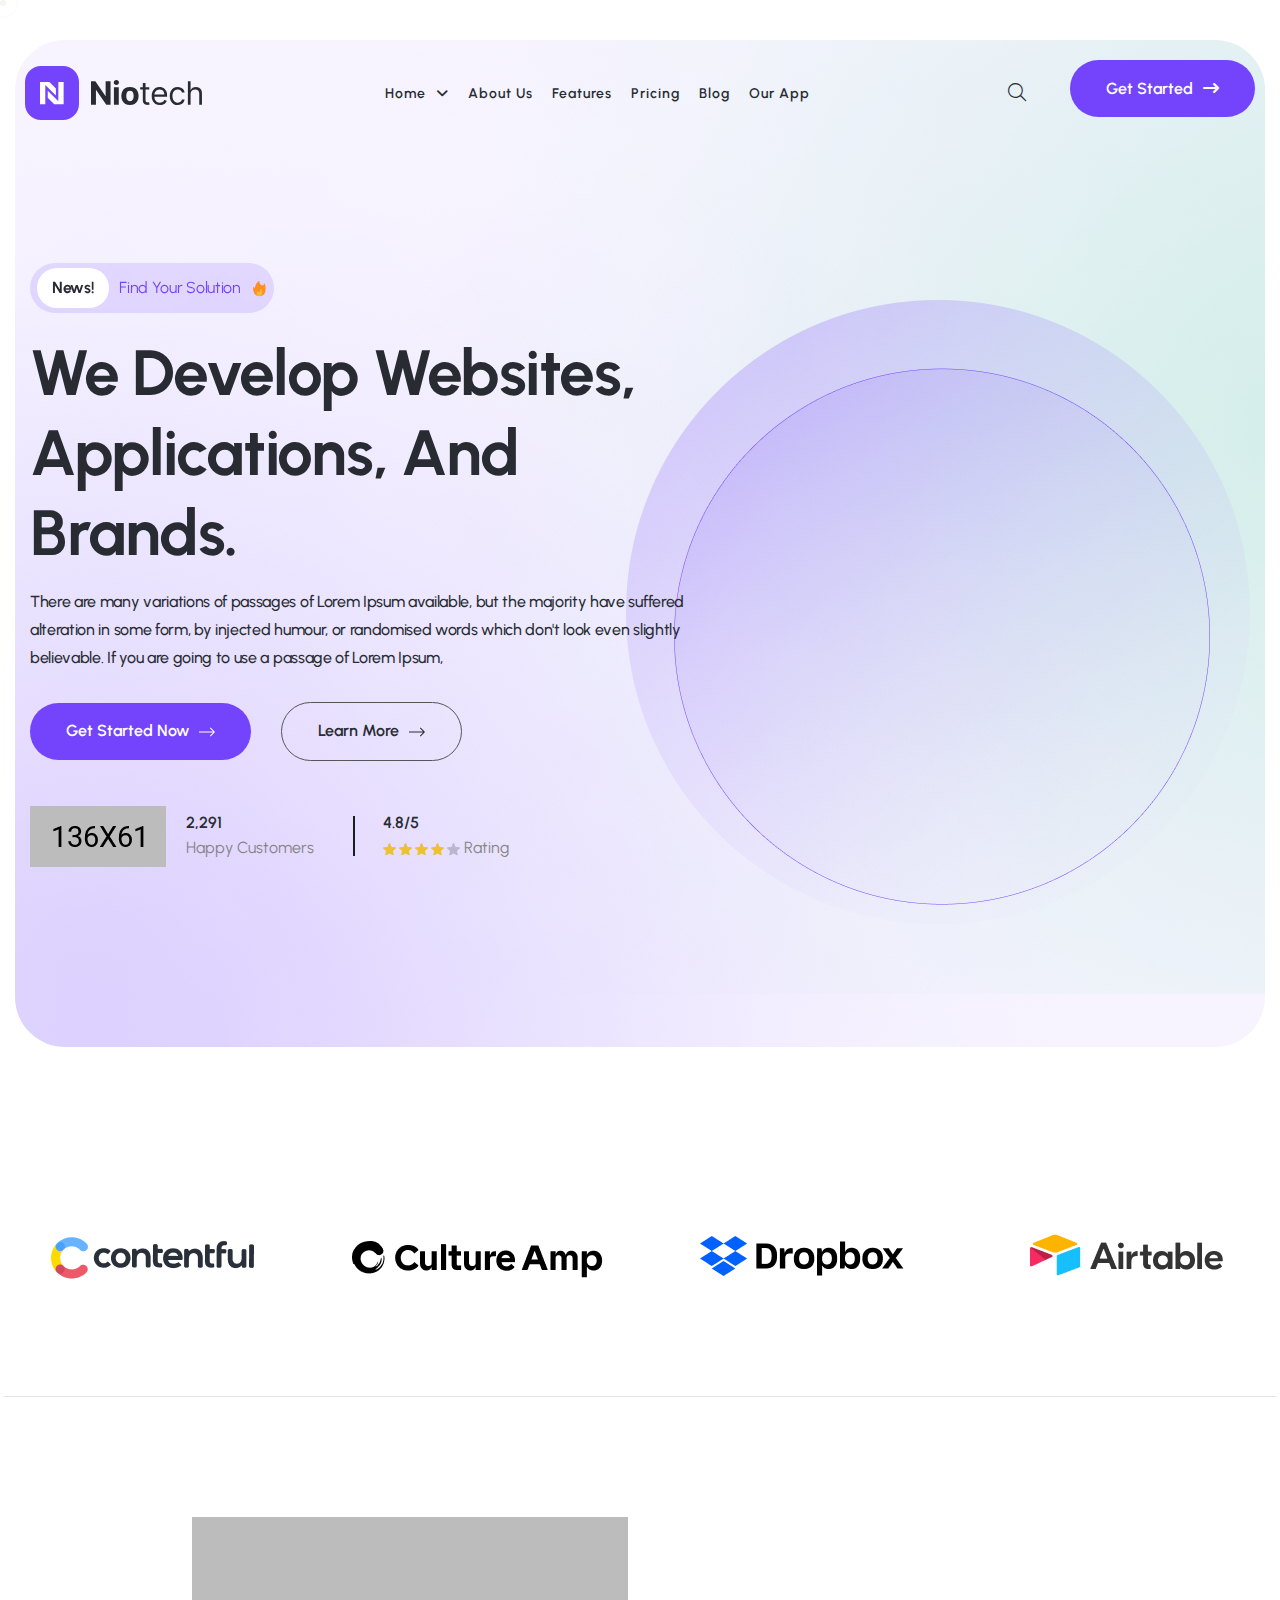
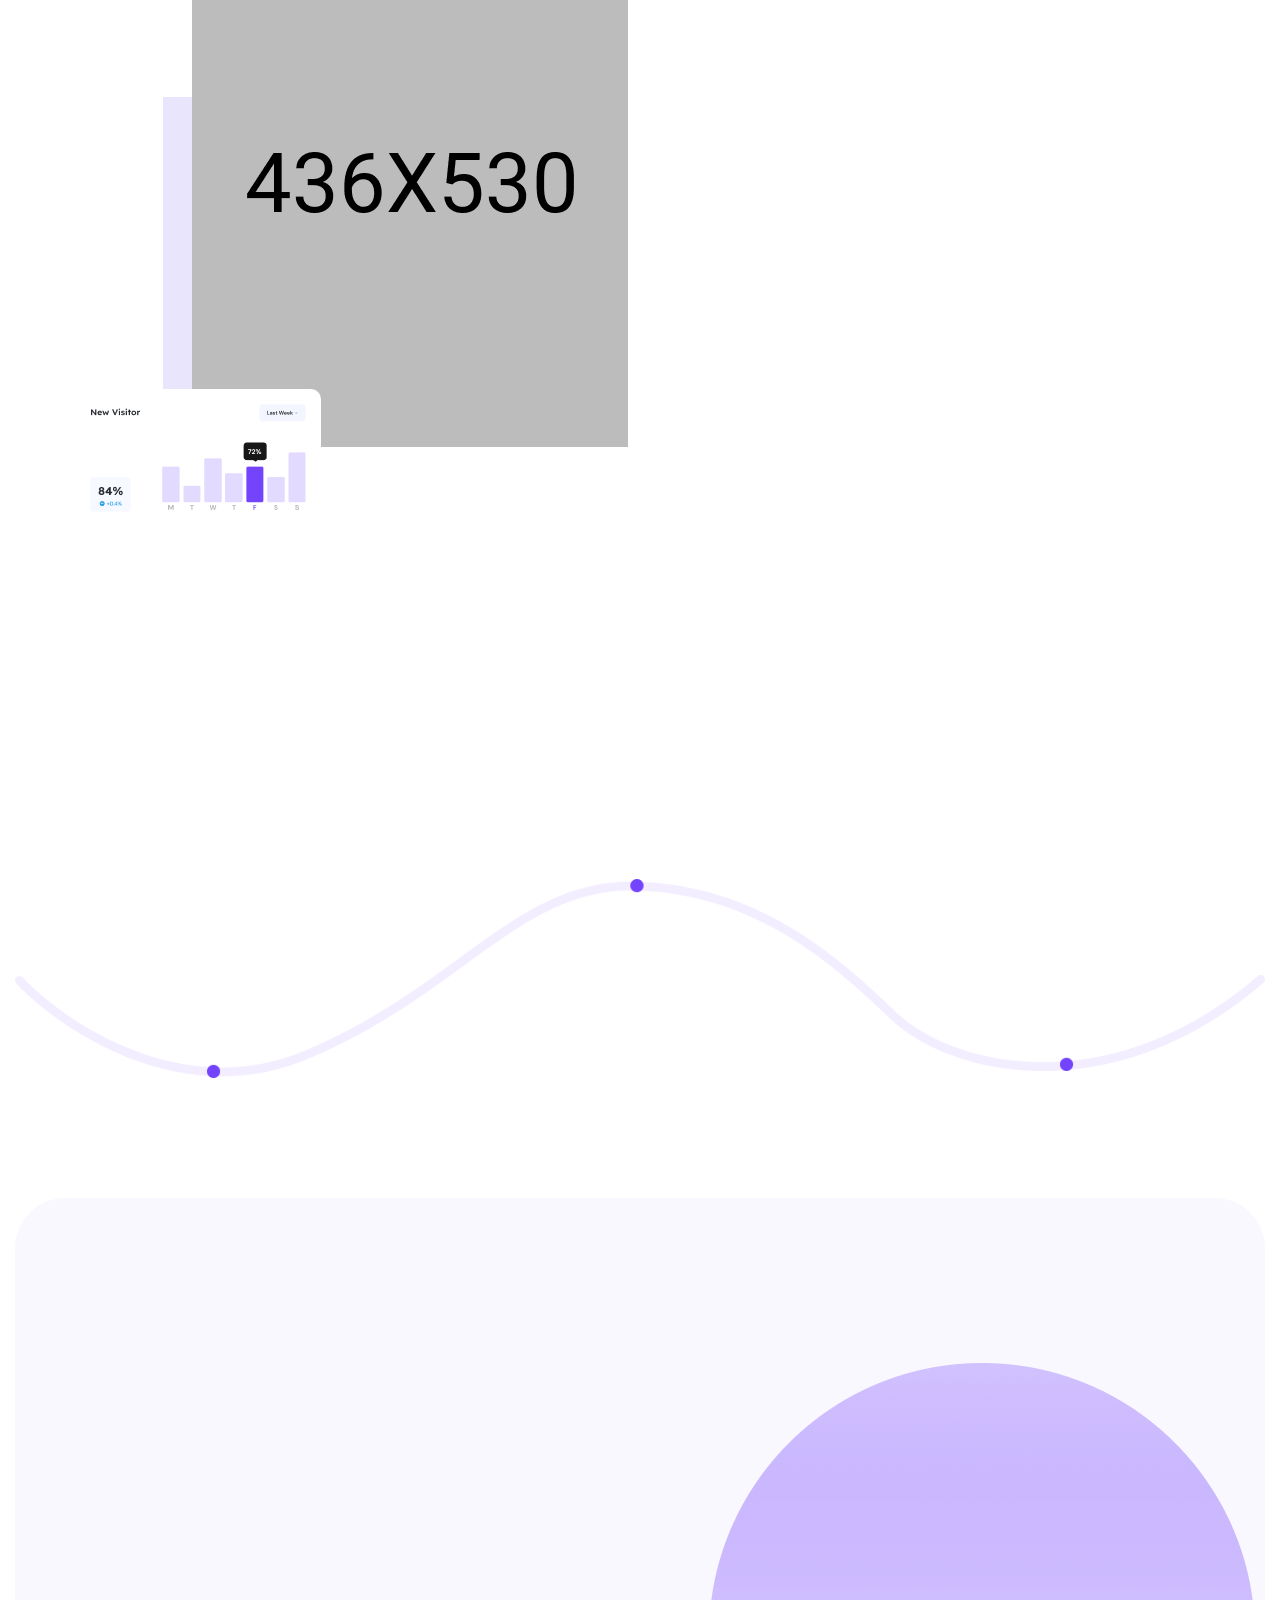
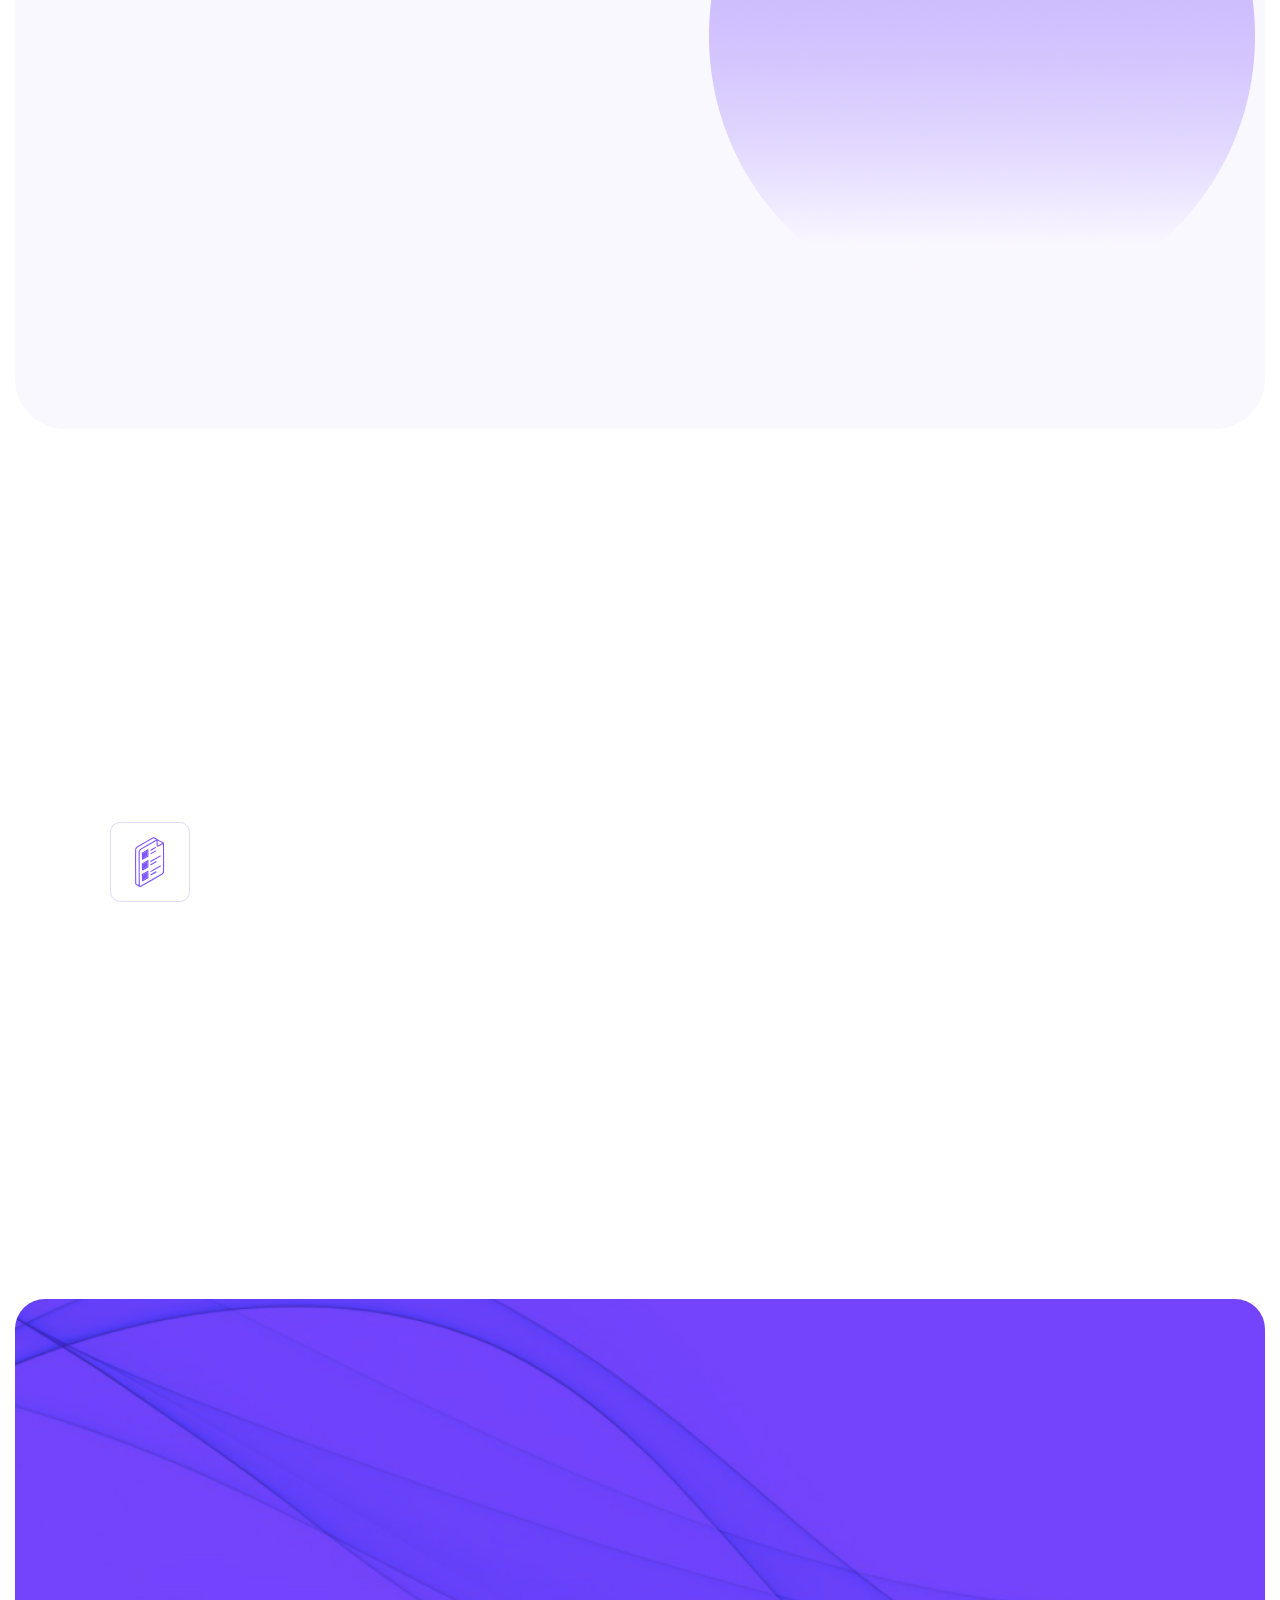
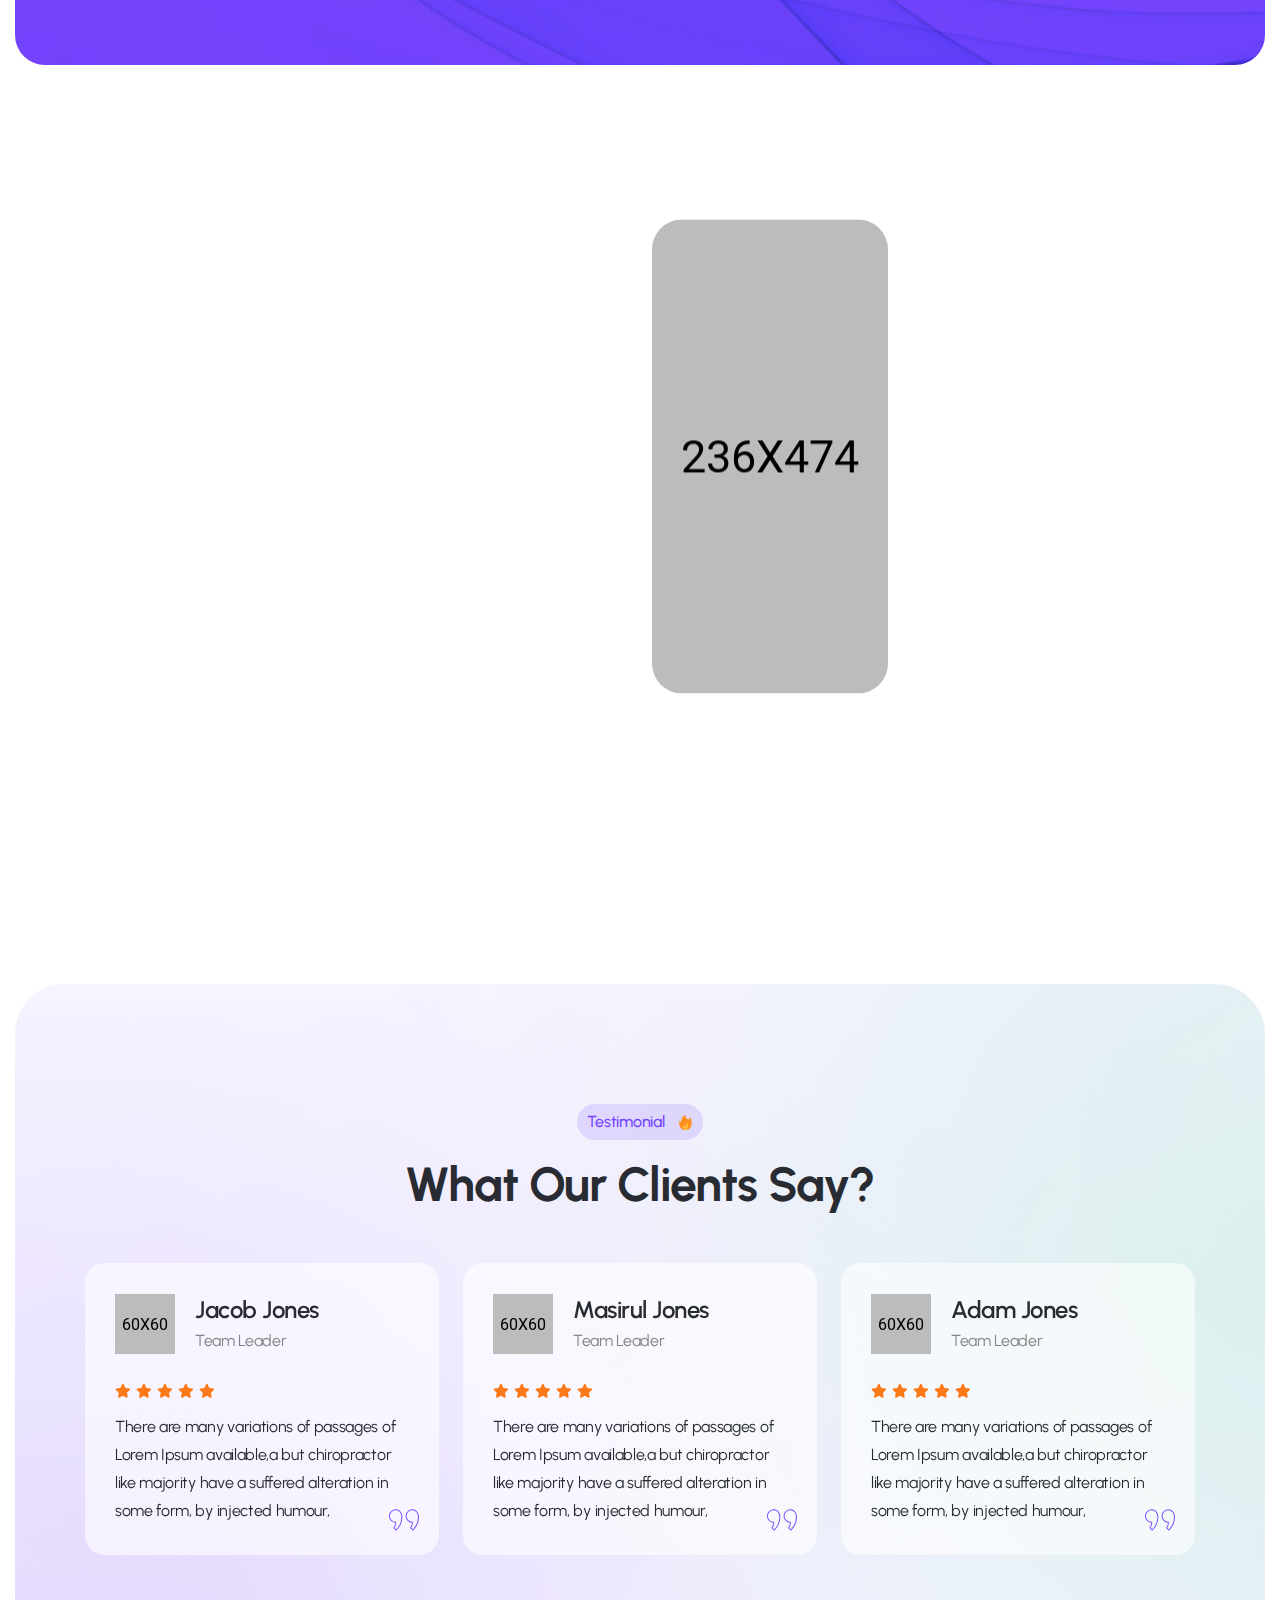
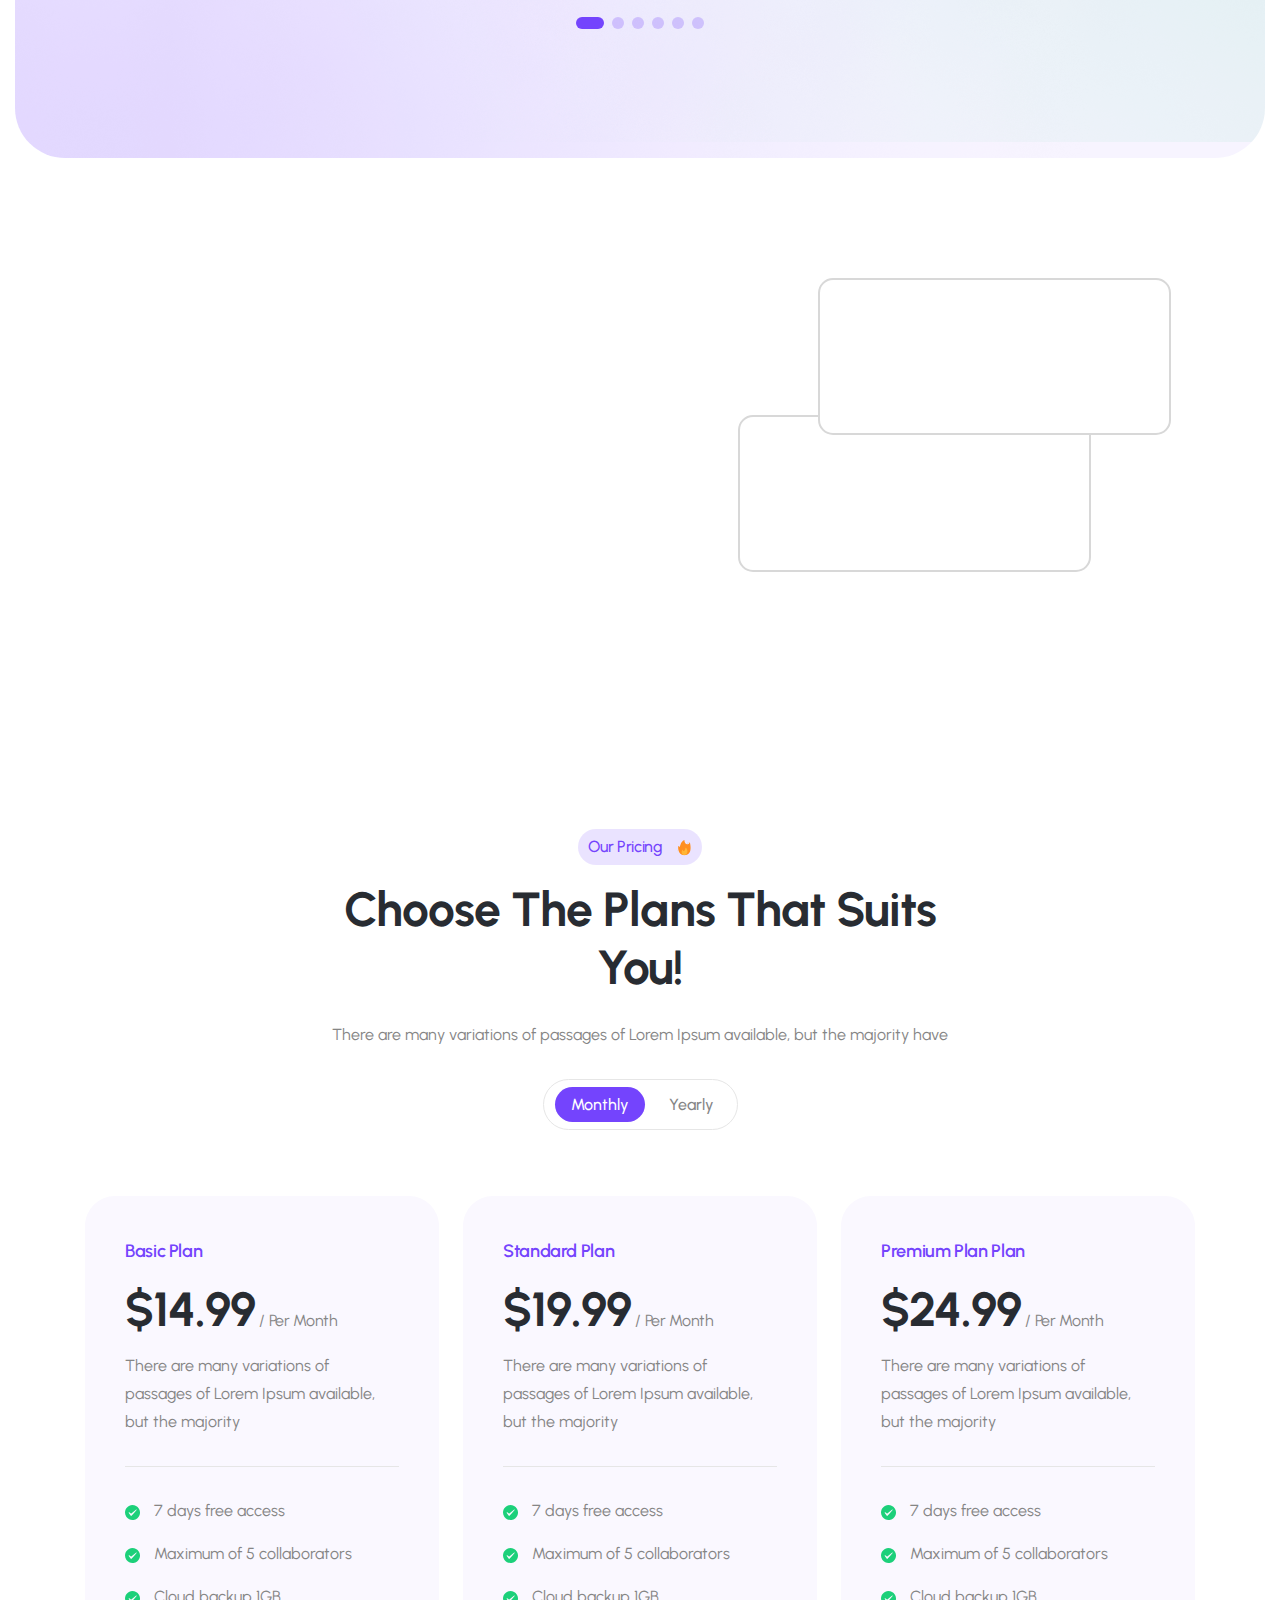
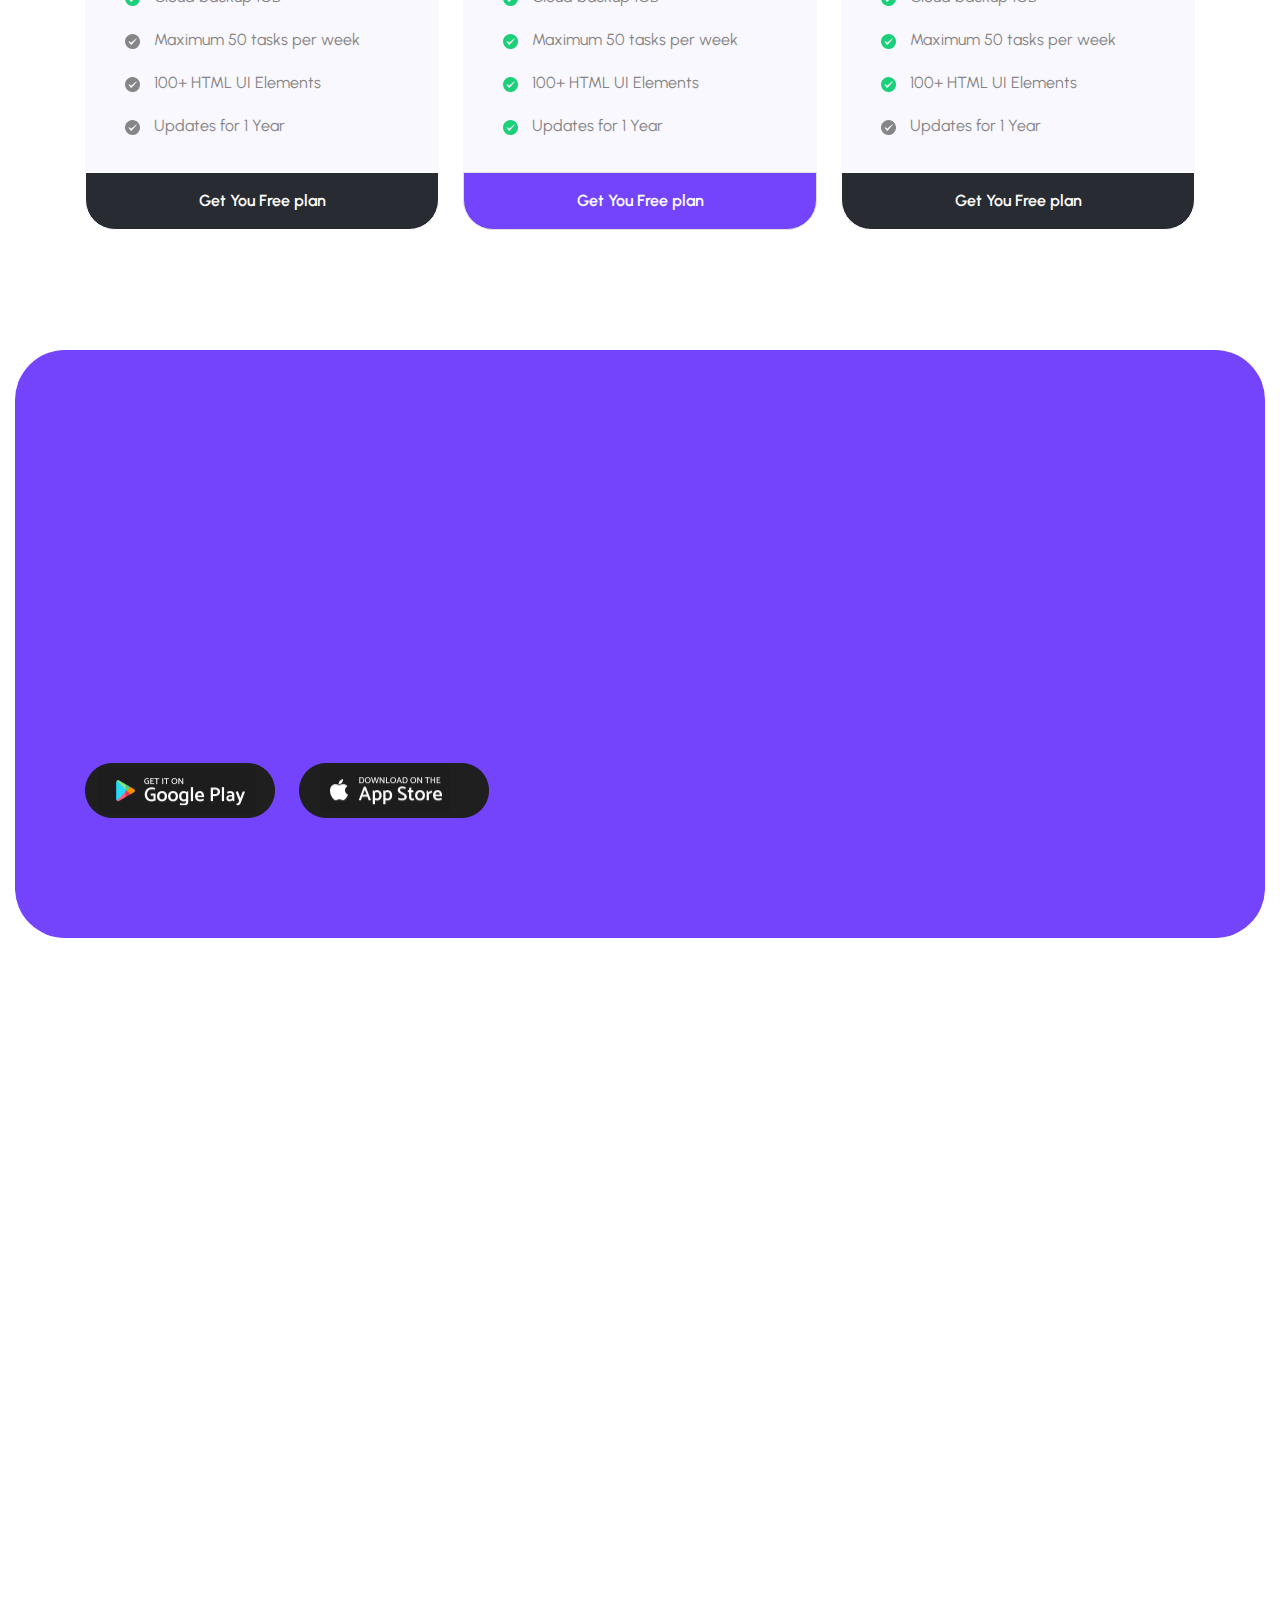
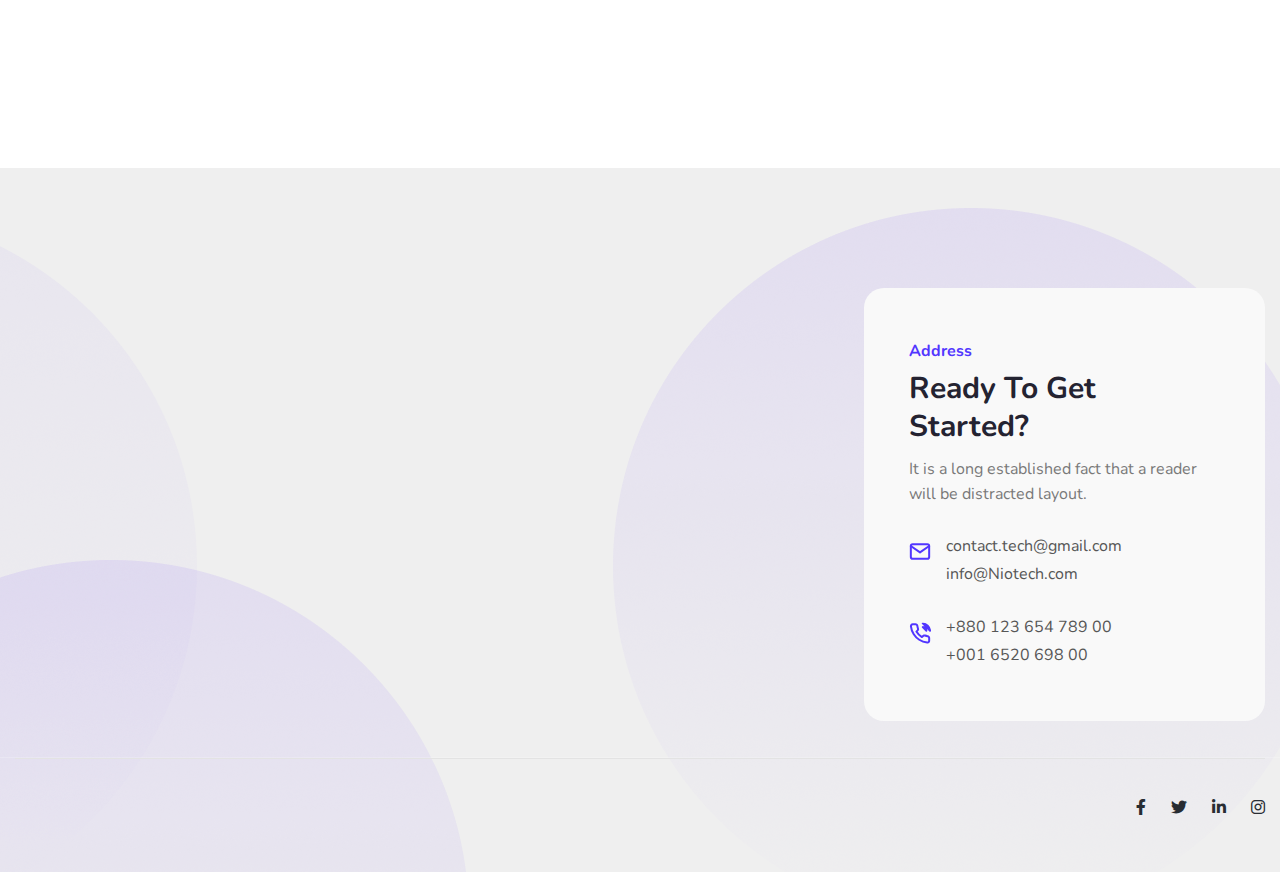
<file: index-one-page.html>
<!DOCTYPE html>
<html lang="zxx">
<!--<< Header Area >>-->

<head>
    <!-- ========== Meta Tags ========== -->
    <meta charset="UTF-8">
    <meta http-equiv="X-UA-Compatible" content="IE=edge">
    <meta name="viewport" content="width=device-width, initial-scale=1">
    <meta name="author" content="Smart_Site_Co">
    <meta name="description" content="Data X POS Web site">
    <!-- ======== Page title ============ -->
    <title>Data X  - POS</title>
    <!--<< Favcion >>-->
    <link rel="shortcut icon" href="assets/images/favicon.png">
    <!--<< Bootstrap min.css >>-->
    <link rel="stylesheet" href="assets/css/bootstrap.min.css">
    <!--<< All Min Css >>-->
    <link rel="stylesheet" href="assets/css/all.min.css">
    <!--<< Animate.css >>-->
    <link rel="stylesheet" href="assets/css/animate.css">
    <!--<< Magnific popup.css >>-->
    <link rel="stylesheet" href="assets/css/magnific-popup.css">
    <!--<< MeanMenu.css >>-->
    <link rel="stylesheet" href="assets/css/meanmenu.css">
    <!--<< Swiper Bundle.css >>-->
    <link rel="stylesheet" href="assets/css/swiper-bundle.min.css">
    <!--<< NiceSelect.css >>-->
    <link rel="stylesheet" href="assets/css/nice-select.css">
    <!--<< Main.css >>-->
    <link rel="stylesheet" href="assets/css/main.css">
</head>

<body>

    <!-- Preloader Start -->
    <div id="preloader" class="preloader">
        <div class="animation-preloader">
            <div class="spinner">
            </div>
            <div class="txt-loading">
                <span data-text-preloader="N" class="letters-loading">
                    N
                </span>
                <span data-text-preloader="E" class="letters-loading">
                    i
                </span>
                <span data-text-preloader="O" class="letters-loading">
                    O
                </span>
                <span data-text-preloader="T" class="letters-loading">
                    T
                </span>
                <span data-text-preloader="E" class="letters-loading">
                    E
                </span>
                <span data-text-preloader="C" class="letters-loading">
                    C
                </span>
                <span data-text-preloader="H" class="letters-loading">
                    H
                </span>
            </div>
            <p class="text-center">Cargando</p>
        </div>
        <div class="loader">
            <div class="row">
                <div class="col-3 loader-section section-left">
                    <div class="bg"></div>
                </div>
                <div class="col-3 loader-section section-left">
                    <div class="bg"></div>
                </div>
                <div class="col-3 loader-section section-right">
                    <div class="bg"></div>
                </div>
                <div class="col-3 loader-section section-right">
                    <div class="bg"></div>
                </div>
            </div>
        </div>
    </div>

    <!-- Mouse Cursor Start -->
    <div class="mouse-cursor cursor-outer"></div>
    <div class="mouse-cursor cursor-inner"></div>

    <!-- Back To Top Start -->
    <button id="back-top" class="back-to-top">
        <i class="fa-solid fa-chevron-up"></i>
    </button>

    <!-- Offcanvas Area Start -->
    <div class="fix-area">
        <div class="offcanvas__info">
            <div class="offcanvas__wrapper">
                <div class="offcanvas__content">
                    <div class="offcanvas__top mb-5 d-flex justify-content-between align-items-center">
                        <div class="offcanvas__logo">
                            <a href="index.html">
                                <img src="assets/images/logo/logo2.svg" alt="logo-img">
                            </a>
                        </div>
                        <div class="offcanvas__close">
                            <button>
                                <i class="fas fa-times"></i>
                            </button>
                        </div>
                    </div>
                    <p class="text d-none d-xl-block">
                        Nullam dignissim, ante scelerisque the is euismod fermentum odio sem semper the is erat, a
                        feugiat leo urna eget eros. Duis Aenean a imperdiet risus.
                    </p>
                    <div class="mobile-menu fix mb-3"></div>
                    <div class="offcanvas__contact">
                        <h4>Contact Info</h4>
                        <ul>
                            <li class="d-flex align-items-center">
                                <div class="offcanvas__contact-icon">
                                    <i class="fal fa-map-marker-alt"></i>
                                </div>
                                <div class="offcanvas__contact-text">
                                    <a target="_blank" href="#">Main Street, Melbourne, Australia</a>
                                </div>
                            </li>
                            <li class="d-flex align-items-center">
                                <div class="offcanvas__contact-icon mr-15">
                                    <i class="fal fa-envelope"></i>
                                </div>
                                <div class="offcanvas__contact-text">
                                    <a href="mailto:info@example.com"><span
                                            class="mailto:info@example.com">info@example.com</span></a>
                                </div>
                            </li>
                            <li class="d-flex align-items-center">
                                <div class="offcanvas__contact-icon mr-15">
                                    <i class="fal fa-clock"></i>
                                </div>
                                <div class="offcanvas__contact-text">
                                    <a target="_blank" href="#">Mod-friday, 09am -05pm</a>
                                </div>
                            </li>
                            <li class="d-flex align-items-center">
                                <div class="offcanvas__contact-icon mr-15">
                                    <i class="far fa-phone"></i>
                                </div>
                                <div class="offcanvas__contact-text">
                                    <a href="tel:+11002345909">+11002345909</a>
                                </div>
                            </li>
                        </ul>
                        <div class="header-button mt-4">
                            <a href="contact.html" class="theme-btn text-center">
                                <span>Get A Quote<i class="fa-solid fa-arrow-right-long"></i></span>
                            </a>
                        </div>
                        <div class="social-icon d-flex align-items-center">
                            <a href="#"><i class="fab fa-facebook-f"></i></a>
                            <a href="#"><i class="fab fa-twitter"></i></a>
                            <a href="#"><i class="fab fa-youtube"></i></a>
                            <a href="#"><i class="fab fa-linkedin-in"></i></a>
                        </div>
                    </div>
                </div>
            </div>
        </div>
    </div>
    <div class="offcanvas__overlay"></div>

    <!-- Header Section Start -->
    <header class="header-section-1">
        <div id="header-sticky" class="header-1">
            <div class="container">
                <div class="mega-menu-wrapper">
                    <div class="header-main">
                        <div class="header-left">
                            <div class="logo">
                                <a href="index.html" class="header-logo">
                                    <img src="assets/images/logo/logo.svg" alt="logo-img">
                                </a>
                            </div>
                        </div>
                        <div class="header-middle">
                            <div class="mean__menu-wrapper">
                                <div class="main-menu">
                                    <nav id="mobile-menu">
                                        <ul>
                                            <li class="has-dropdown active menu-thumb">
                                                <a href="#">
                                                    Home
                                                    <i class="fas fa-angle-down"></i>
                                                </a>
                                                <ul class="submenu has-homemenu">
                                                    <li>
                                                        <div class="homemenu-items">
                                                            <div class="homemenu">
                                                                <div class="homemenu-thumb">
                                                                    <img src="assets/images/header/home-1.png"
                                                                        alt="img">
                                                                    <div class="demo-button">
                                                                        <a class="theme-btn" href="index.html">
                                                                            Multi Page
                                                                        </a>
                                                                        <a class="theme-btn" href="index-one-page.html">
                                                                            One Page
                                                                        </a>
                                                                    </div>
                                                                </div>
                                                                <div class="homemenu-content text-center">
                                                                    <h4 class="homemenu-title">
                                                                        Home 01
                                                                    </h4>
                                                                </div>
                                                            </div>
                                                            <div class="homemenu">
                                                                <div class="homemenu-thumb mb-15">
                                                                    <img src="assets/images/header/home-2.png"
                                                                        alt="img">
                                                                    <div class="demo-button">
                                                                        <a class="theme-btn" href="index2.html">
                                                                            Multi Page
                                                                        </a>
                                                                        <a class="theme-btn" href="index-two-page.html">
                                                                            One Page
                                                                        </a>
                                                                    </div>
                                                                </div>
                                                                <div class="homemenu-content text-center">
                                                                    <h4 class="homemenu-title">
                                                                        Home 02
                                                                    </h4>
                                                                </div>
                                                            </div>
                                                            <div class="homemenu">
                                                                <div class="homemenu-thumb mb-15">
                                                                    <img src="assets/images/header/home-3.png"
                                                                        alt="img">
                                                                    <div class="demo-button">
                                                                        <a class="theme-btn" href="index3.html">
                                                                            Multi Page
                                                                        </a>
                                                                        <a class="theme-btn" href="index-three-page.html">
                                                                            One Page
                                                                        </a>
                                                                    </div>
                                                                </div>
                                                                <div class="homemenu-content text-center">
                                                                    <h4 class="homemenu-title">
                                                                        Home 03
                                                                    </h4>
                                                                </div>
                                                            </div>
                                                        </div>
                                                    </li>
                                                </ul>
                                            </li>
                                            <li class="has-dropdown active d-xl-none">
                                                <a href="index.html" class="border-none">
                                                    Home
                                                    <i class="fa-regular fa-plus"></i>
                                                </a>
                                                <ul class="submenu">
                                                    <li><a href="index.html">Home 01</a></li>
                                                    <li><a href="index2.html">Home 02</a></li>
                                                    <li><a href="index3.html">Home 03</a></li>
                                                </ul>
                                            </li>
                                            <li>
                                                <a href="#about">About Us</a>
                                            </li>
                                            <li>
                                                <a href="#features"> Features </a>
                                            </li>
                                            <li>
                                                <a href="#pricing"> Pricing </a>
                                            </li>
                                            <li>
                                                <a href="#blog"> Blog </a>
                                            </li>
                                            <li>
                                                <a href="#app">Our App</a>
                                            </li>
                                        </ul>
                                    </nav>
                                </div>
                            </div>
                        </div>
                        <div class="header-right d-flex justify-content-end align-items-center">
                            <a href="#0" class="search-trigger search-icon"><i class="fal fa-search"></i></a>

                            <div class="header-button ms-4">
                                <a href="contact.html" class="theme-btn">
                                    <span>
                                        Get Started
                                        <i class="fa-solid fa-arrow-right-long"></i>
                                    </span>
                                </a>
                            </div>
                            <div class="header__hamburger d-block d-xl-none my-auto">
                                <div class="sidebar__toggle">
                                    <i class="fas fa-bars"></i>
                                </div>
                            </div>
                        </div>
                    </div>
                </div>
            </div>
        </div>
    </header>

    <!-- Search Area Start -->
    <div class="search-wrap">
        <div class="search-inner">
            <i class="fas fa-times search-close" id="search-close"></i>
            <div class="search-cell">
                <form method="get">
                    <div class="search-field-holder">
                        <input type="search" class="main-search-input" placeholder="Search...">
                    </div>
                </form>
            </div>
        </div>
    </div>

    <!-- Intro Section S T A R T -->
    <section class="intro-section">
        <div class="intro-container-wrapper style1">
            <div class="container">
                <div class="intro-wrapper style1 fix">
                    <div class="shape1"><img src="assets/images/shape/introShape1_1.png" alt="shape"></div>
                    <div class="shape2"><img src="assets/images/shape/introShape1_2.png" alt="shape"></div>
                    <div class="shape3 d-none d-xxl-block cir36"><img src="assets/images/shape/introShape1_3.png"
                            alt="shape"></div>
                    <div class="shape4 d-none d-xxl-block cir36"><img src="assets/images/shape/introShape1_4.png"
                            alt="shape"></div>
                    <div class="shape5 d-none d-xxl-block cir36"><img src="assets/images/shape/introShape1_5.png"
                            alt="shape"></div>
                    <div class="container">
                        <div class="row">
                            <div class="col-xl-7 order-2 order-xl-1">
                                <div class="intro-content">
                                    <div class="intro-section-title">
                                        <div class="intro-subtitle">
                                            <span>News!</span>Find Your Solution <img
                                                src="assets/images/icon/fireIcon.svg" alt="icon">
                                        </div>
                                        <h1 class="intro-title wow fadeInUp" data-wow-delay=".2s">We Develop Websites,
                                            Applications, and Brands.</h1>
                                        <p class="intro-desc wow fadeInUp" data-wow-delay=".4s">There are many
                                            variations of passages of Lorem Ipsum
                                            available, but the majority have suffered alteration in some form, by
                                            injected humour, or randomised words which don't look even slightly
                                            believable. If you are going to use a passage of Lorem Ipsum,</p>
                                    </div>
                                    <div class="btn-wrapper style1 wow fadeInUp" data-wow-delay=".6s">
                                        <a class="theme-btn" href="contact.html">Get Started Now
                                            <svg xmlns="http://www.w3.org/2000/svg" width="16" height="16"
                                                viewBox="0 0 16 16" fill="none">
                                                <g clip-path="url(#clip0_11_22)">
                                                    <path
                                                        d="M11.6118 3.61182L10.8991 4.32454L14.0706 7.49603H0V8.50398H14.0706L10.8991 11.6754L11.6118 12.3882L16 7.99997L11.6118 3.61182Z"
                                                        fill="white" />
                                                </g>
                                                <defs>
                                                    <clipPath id="clip0_11_22">
                                                        <rect width="16" height="16" fill="white" />
                                                    </clipPath>
                                                </defs>
                                            </svg>

                                        </a>
                                        <a class="theme-btn style2 wow fadeInUp" data-wow-delay=".2s"
                                            href="about.html">Learn More
                                            <svg xmlns="http://www.w3.org/2000/svg" width="16" height="16"
                                                viewBox="0 0 16 16" fill="none">
                                                <g clip-path="url(#clip0_11_27)">
                                                    <path
                                                        d="M11.6118 3.61182L10.8991 4.32454L14.0706 7.49603H0V8.50398H14.0706L10.8991 11.6754L11.6118 12.3882L16 7.99997L11.6118 3.61182Z"
                                                        fill="#282C32" />
                                                </g>
                                                <defs>
                                                    <clipPath id="clip0_11_27">
                                                        <rect width="16" height="16" fill="white" />
                                                    </clipPath>
                                                </defs>
                                            </svg>
                                        </a>
                                    </div>
                                    <div class="fancy-box-wrapper style1">
                                        <div class="fancy-box style1 wow fadeInUp" data-wow-delay=".2s">
                                            <div class="item">
                                                <img src="assets/images/intro/introProfileThumb1_1.png" alt="thumb">
                                            </div>
                                            <div class="item">
                                                <h6>2,291</h6>
                                                <p>Happy Customers</p>
                                            </div>
                                        </div>
                                        <div class="fancy-box style5 wow fadeInUp" data-wow-delay=".4s">
                                            <h6>4.8/5</h6>
                                            <div class="rating">
                                                <svg xmlns="http://www.w3.org/2000/svg" width="77" height="13"
                                                    viewBox="0 0 77 13" fill="none">
                                                    <g clip-path="url(#clip0_20_34)">
                                                        <path
                                                            d="M12.3738 4.23335L8.62048 3.8926L7.13714 0.419814C7.02762 0.164672 6.77843 0 6.50107 0C6.22371 0 5.97442 0.164672 5.8656 0.419814L4.38226 3.8926L0.62834 4.23335C0.353159 4.25875 0.120139 4.44515 0.0340334 4.70793C-0.0515761 4.9712 0.0274862 5.25997 0.235608 5.4425L3.07282 7.93034L2.23627 11.6148C2.17506 11.8857 2.28022 12.1659 2.505 12.3284C2.62583 12.4162 2.76778 12.46 2.91023 12.46C3.03265 12.46 3.15516 12.4275 3.26458 12.362L6.50107 10.4268L9.73697 12.362C9.97436 12.5038 10.2728 12.4909 10.4971 12.3284C10.7219 12.1659 10.8271 11.8857 10.7659 11.6148L9.92932 7.93034L12.7665 5.4425C12.9746 5.25997 13.0537 4.9718 12.9681 4.70793C12.8825 4.44465 12.649 4.25825 12.3738 4.23335Z"
                                                            fill="#ECC132" />
                                                        <path
                                                            d="M28.3758 4.23335L24.6224 3.8926L23.1391 0.419814C23.0296 0.164672 22.7804 0 22.503 0C22.2257 0 21.9764 0.164672 21.8676 0.419814L20.3842 3.8926L16.6303 4.23335C16.3551 4.25875 16.1221 4.44515 16.036 4.70793C15.9504 4.9712 16.0294 5.25997 16.2376 5.4425L19.0748 7.93034L18.2382 11.6148C18.177 11.8857 18.2822 12.1659 18.507 12.3284C18.6278 12.4162 18.7697 12.46 18.9122 12.46C19.0346 12.46 19.1571 12.4275 19.2665 12.362L22.503 10.4268L25.7389 12.362C25.9763 12.5038 26.2748 12.4909 26.4991 12.3284C26.7239 12.1659 26.829 11.8857 26.7678 11.6148L25.9313 7.93034L28.7685 5.4425C28.9765 5.25997 29.0557 4.9718 28.9701 4.70793C28.8845 4.44465 28.6509 4.25825 28.3758 4.23335Z"
                                                            fill="#ECC132" />
                                                        <path
                                                            d="M44.3777 4.23335L40.6244 3.8926L39.141 0.419814C39.0315 0.164672 38.7823 0 38.505 0C38.2276 0 37.9783 0.164672 37.8695 0.419814L36.3862 3.8926L32.6322 4.23335C32.3571 4.25875 32.124 4.44515 32.0379 4.70793C31.9523 4.9712 32.0314 5.25997 32.2395 5.4425L35.0767 7.93034L34.2402 11.6148C34.179 11.8857 34.2841 12.1659 34.5089 12.3284C34.6297 12.4162 34.7717 12.46 34.9141 12.46C35.0366 12.46 35.1591 12.4275 35.2685 12.362L38.505 10.4268L41.7409 12.362C41.9783 12.5038 42.2768 12.4909 42.501 12.3284C42.7258 12.1659 42.831 11.8857 42.7698 11.6148L41.9332 7.93034L44.7704 5.4425C44.9785 5.25997 45.0576 4.9718 44.972 4.70793C44.8864 4.44465 44.6529 4.25825 44.3777 4.23335Z"
                                                            fill="#ECC132" />
                                                        <path
                                                            d="M60.3797 4.23335L56.6263 3.8926L55.143 0.419814C55.0335 0.164672 54.7843 0 54.5069 0C54.2296 0 53.9803 0.164672 53.8715 0.419814L52.3881 3.8926L48.6342 4.23335C48.359 4.25875 48.126 4.44515 48.0399 4.70793C47.9543 4.9712 48.0333 5.25997 48.2415 5.4425L51.0787 7.93034L50.2421 11.6148C50.1809 11.8857 50.2861 12.1659 50.5109 12.3284C50.6317 12.4162 50.7736 12.46 50.9161 12.46C51.0385 12.46 51.161 12.4275 51.2704 12.362L54.5069 10.4268L57.7428 12.362C57.9802 12.5038 58.2787 12.4909 58.503 12.3284C58.7278 12.1659 58.8329 11.8857 58.7717 11.6148L57.9352 7.93034L60.7724 5.4425C60.9804 5.25997 61.0596 4.9718 60.974 4.70793C60.8884 4.44465 60.6548 4.25825 60.3797 4.23335Z"
                                                            fill="#ECC132" />
                                                        <path opacity="0.3"
                                                            d="M76.3816 4.23335L72.6283 3.8926L71.145 0.419814C71.0354 0.164672 70.7862 0 70.5089 0C70.2315 0 69.9822 0.164672 69.8734 0.419814L68.3901 3.8926L64.6362 4.23335C64.361 4.25875 64.128 4.44515 64.0418 4.70793C63.9562 4.9712 64.0353 5.25997 64.2434 5.4425L67.0806 7.93034L66.2441 11.6148C66.1829 11.8857 66.288 12.1659 66.5128 12.3284C66.6336 12.4162 66.7756 12.46 66.918 12.46C67.0405 12.46 67.163 12.4275 67.2724 12.362L70.5089 10.4268L73.7448 12.362C73.9822 12.5038 74.2807 12.4909 74.505 12.3284C74.7297 12.1659 74.8349 11.8857 74.7737 11.6148L73.9371 7.93034L76.7743 5.4425C76.9824 5.25997 77.0615 4.9718 76.9759 4.70793C76.8903 4.44465 76.6568 4.25825 76.3816 4.23335Z"
                                                            fill="#565656" />
                                                    </g>
                                                    <defs>
                                                        <clipPath id="clip0_20_34">
                                                            <rect width="77.0099" height="12.46" fill="white" />
                                                        </clipPath>
                                                    </defs>
                                                </svg>
                                                Rating
                                            </div>
                                        </div>
                                    </div>
                                </div>
                            </div>
                            <div class="col-xl-5 order-1 order-xl-2">
                                <div class="intro-thumb">
                                    <div class="thumbShape1"><img src="assets/images/shape/introThumbShape1_1.png"
                                            alt="thumbShape"></div>
                                    <div class="thumbShape2"><img src="assets/images/shape/introThumbShape1_2.png"
                                            alt="thumbShape"></div>
                                    <img class="main-thumb img-custom-anim-right wow fadeInUp" data-wow-delay=".4s"
                                        src="assets/images/intro/introThumb1_1.png" alt="thumb">
                                </div>
                            </div>
                        </div>
                    </div>
                </div>
            </div>
        </div>
    </section>

    <!-- Brand Slider Section S T A R T -->
    <div class="brand-slider-section section-padding fix">
        <div class="brand-slider-container-wrapper style1">
            <div class="container">
                <div class="brand-slider-wrapper style1">
                    <h2 class="single-section-title wow fadeInUp" data-wow-delay=".2s">
                        Millions of clients trust us.
                    </h2>
                    <div class="row">
                        <div class="slider-area brandSliderOne">
                            <div class="swiper gt-slider" id="brandSliderOne"
                                data-slider-options='{"loop": true,"breakpoints":{"0":{"slidesPerView":1},"576":{"slidesPerView":2,"centeredSlides":true},"768":{"slidesPerView":3},"1025":{"slidesPerView":4},"1400":{"slidesPerView":5}}}'>
                                <div class="swiper-wrapper">
                                    <div class="swiper-slide">
                                        <div class="brand-logo">
                                            <img src="assets/images/logo/brandLogo1_1.png" alt="logo">
                                        </div>
                                    </div>
                                    <div class="swiper-slide">
                                        <div class="brand-logo">
                                            <img src="assets/images/logo/brandLogo1_2.png" alt="logo">
                                        </div>
                                    </div>
                                    <div class="swiper-slide">
                                        <div class="brand-logo">
                                            <img src="assets/images/logo/brandLogo1_3.png" alt="logo">
                                        </div>
                                    </div>
                                    <div class="swiper-slide">
                                        <div class="brand-logo">
                                            <img src="assets/images/logo/brandLogo1_4.png" alt="logo">
                                        </div>
                                    </div>
                                    <div class="swiper-slide">
                                        <div class="brand-logo">
                                            <img src="assets/images/logo/brandLogo1_5.png" alt="logo">
                                        </div>
                                    </div>
                                    <div class="swiper-slide">
                                        <div class="brand-logo">
                                            <img src="assets/images/logo/brandLogo1_3.png" alt="logo">
                                        </div>
                                    </div>
                                </div>
                            </div>
                        </div>
                    </div>
                </div>
            </div>
        </div>
    </div>

    <!-- About Us Section S T A R T -->
    <section class="about-section fix" id="about">
        <div class="about-container-wrapper style1">
            <div class="container">
                <div class="about-wrapper style1">
                    <div class="row gy-5 gx-60">
                        <div class="col-xl-6">
                            <div class="about-thumb">
                                <div class="bg"></div>
                                <div class="thumbShape1 d-none d-xxl-block cir36"><img
                                        src="assets/images/shape/aboutThumbShape1_1.png" alt="shape"></div>
                                <div class="thumbShape2 d-none d-xxl-block cir36"><img
                                        src="assets/images/shape/aboutThumbShape1_2.png" alt="shape"></div>
                                <div class="thumbShape3 d-none d-xxl-block cir36 float-bob-y"><img
                                        src="assets/images/shape/aboutThumbShape1_3.png" alt="shape"></div>
                                <div class="thumbShape4 d-none d-xxl-block cir36"><img
                                        src="assets/images/shape/aboutThumbShape1_4.png" alt="shape"></div>
                                <div class="main-thumb">
                                    <img src="assets/images/about/aboutThumb1_1.png" alt="thumb">
                                </div>
                                <div class="absolute-thumb float-bob-x">
                                    <img src="assets/images/about/aboutThumb1_2.png" alt="thumb">
                                </div>

                            </div>
                        </div>
                        <div class="col-xl-6">
                            <div class="about-content">
                                <div class="section-title">
                                    <div class="subtitle wow fadeInUp" data-wow-delay=".2s">
                                        About Our App <img src="assets/images/icon/fireIcon.svg" alt="icon">
                                    </div>
                                    <h2 class="title wow fadeInUp" data-wow-delay=".4s">Simple Reports & Analytics
                                        Backdown As it</h2>
                                    <p class="section-desc wow fadeInUp" data-wow-delay=".6s">There are many variations
                                        of passages of Lorem Ipsum
                                        available, but the majority have suffered alteration in some form, by injected
                                        humour, or randomised words which don't look even slightly believable. If you
                                        are going to use</p>
                                </div>
                                <ul class="checklist style1 wow fadeInUp" data-wow-delay=".2s">
                                    <li><img src="assets/images/icon/checkmarkIcon.svg" alt="icon"> With our
                                        Technological and Marketing Solutions.</li>
                                    <li><img src="assets/images/icon/checkmarkIcon.svg" alt="icon"> We are trusted all
                                        over the world. </li>
                                    <li><img src="assets/images/icon/checkmarkIcon.svg" alt="icon"> Start Your 14 Days
                                        Free Trials Today! </li>
                                </ul>
                                <a class="theme-btn wow fadeInUp" data-wow-delay=".2s" href="about.html">Discover More
                                    <svg xmlns="http://www.w3.org/2000/svg" width="16" height="16" viewBox="0 0 16 16"
                                        fill="none">
                                        <g clip-path="url(#clip0_18_41)">
                                            <path
                                                d="M11.6118 3.61182L10.8991 4.32454L14.0706 7.49603H0V8.50398H14.0706L10.8991 11.6754L11.6118 12.3882L16 7.99997L11.6118 3.61182Z"
                                                fill="white" />
                                        </g>
                                        <defs>
                                            <clipPath id="clip0_18_41">
                                                <rect width="16" height="16" fill="white" />
                                            </clipPath>
                                        </defs>
                                    </svg>
                                </a>
                            </div>
                        </div>
                    </div>
                </div>
            </div>
        </div>
    </section>

    <!-- Work Process Section S T A R T -->
    <section class="work-process-section section-padding fix">
        <div class="work-process-container-wrapper style1">
            <div class="container">
                <div class="section-title text-center mxw-565 mx-auto">
                    <div class="subtitle wow fadeInUp" data-wow-delay=".2s">
                        How It Work <img src="assets/images/icon/fireIcon.svg" alt="icon">
                    </div>
                    <h2 class="title wow fadeInUp" data-wow-delay=".4s">Make Your Device Manage Everything For You!</h2>
                </div>
                <div class="work-process-wrapper style1">
                    <div class="shape"><img src="assets/images/shape/workProcessShape1_1.png" alt="shape"></div>
                    <div class="row">
                        <div class="col-xl-4">
                            <div class="work-process-box style1 wow fadeInUp" data-wow-delay=".2s">
                                <div class="step">STEP - 01</div>
                                <div class="title">Download App</div>
                                <div class="text">There are many variations of passages of Lorem</div>
                            </div>
                        </div>
                        <div class="col-xl-4">
                            <div class="work-process-box style1 child2 wow fadeInUp" data-wow-delay=".4s">
                                <div class="step">STEP - 02</div>
                                <div class="title">Create account</div>
                                <div class="text">There are many variations of passages of Lorem</div>
                            </div>
                        </div>
                        <div class="col-xl-4">
                            <div class="work-process-box style1 wow fadeInUp" data-wow-delay=".6s">
                                <div class="step">STEP - 03</div>
                                <div class="title">Install App, & Enjoy</div>
                                <div class="text">There are many variations of passages of Lorem</div>
                            </div>
                        </div>
                    </div>
                </div>
            </div>
        </div>
    </section>

    <!-- Advantage Section S T A R T -->
    <section class="advantage-section fix">
        <div class="advantage-container-wrapper style1">
            <div class="container">
                <div class="advantage-wrapper style1 section-padding">
                    <div class="container">
                        <div class="row gy-5 d-flex align-items-center">
                            <div class="col-xl-6 order-2 order-xl-1">
                                <div class="advantage-content">
                                    <div class="section-title wow fadeInUp" data-wow-delay=".2s">
                                        <div class="subtitle">
                                            App Advantage <img src="assets/images/icon/fireIcon.svg" alt="icon">
                                        </div>
                                        <h2 class="title">Get Benefit By Using Trending Apps</h2>
                                        <p class="section-desc">There are many variations of passages of Lorem Ipsum
                                            available, but the majority have suffered alteration in some form, by
                                            injected humour, or randomised words which don't look even slightly</p>
                                    </div>
                                    <div class="checklist-wrapper style1 wow fadeInUp" data-wow-delay=".4s">
                                        <ul class="checklist style1">
                                            <li><img src="assets/images/icon/checkmarkIcon.svg" alt="icon"> Friendly
                                                Design</li>
                                            <li><img src="assets/images/icon/checkmarkIcon.svg" alt="icon">SEO Optimized
                                            </li>
                                        </ul>
                                        <ul class="checklist style1">
                                            <li><img src="assets/images/icon/checkmarkIcon.svg" alt="icon"> Cloud
                                                Storage </li>
                                            <li><img src="assets/images/icon/checkmarkIcon.svg" alt="icon"> Strong
                                                Security </li>
                                        </ul>
                                    </div>
                                    <a class="theme-btn wow fadeInUp" data-wow-delay=".6s" href="about.html"> Download
                                        App
                                        <svg xmlns="http://www.w3.org/2000/svg" width="16" height="16"
                                            viewBox="0 0 16 16" fill="none">
                                            <g clip-path="url(#clip0_43_54)">
                                                <path
                                                    d="M11.6118 3.61182L10.8991 4.32454L14.0706 7.49603H0V8.50398H14.0706L10.8991 11.6754L11.6118 12.3882L16 7.99997L11.6118 3.61182Z"
                                                    fill="white" />
                                            </g>
                                            <defs>
                                                <clipPath id="clip0_43_54">
                                                    <rect width="16" height="16" fill="white" />
                                                </clipPath>
                                            </defs>
                                        </svg>
                                    </a>
                                </div>
                            </div>
                            <div class="col-xl-6 order-1 order-xl-2">
                                <div class="advantage-thumb">
                                    <div class="thumb1 img-custom-anim-top wow fadeInDown" data-wow-delay=".8s"
                                        data-tilt data-tilt-max="10"><img
                                            src="assets/images/advantage/advantageThumb1_1.png" alt="thumb"></div>
                                    <div class="thumb2 img-custom-anim-right wow fadeInRight" data-wow-delay=".4s"
                                        data-tilt data-tilt-max="15"><img
                                            src="assets/images/advantage/advantageThumb1_2.png" alt="thumb"></div>
                                    <div class="shape1"><img src="assets/images/shape/advanceThumbShape1_1.png"
                                            alt="shape"></div>
                                </div>
                            </div>
                        </div>
                    </div>
                </div>
            </div>
        </div>
    </section>

    <!-- Wcu Section S T A R T -->
    <section class="wcu-section section-padding fix">
        <div class="wcu-container-wrapper style1">
            <div class="container">
                <div class="section-title text-center mxw-685 mx-auto wow fadeInUp" data-wow-delay=".2s">
                    <div class="subtitle">
                        Why using our app<img src="assets/images/icon/fireIcon.svg" alt="icon">
                    </div>
                    <h2 class="title">Our app is great for individuals, startups and enterprises</h2>
                </div>
                <div class="wcu-wrapper style1">
                    <div class="row gy-5 d-flex justify-content-center">
                        <div class="col-xl-4 d-flex justify-content-center">
                            <div class="wcu-content">
                                <div class="fancy-box style2">
                                    <div class="icon"><img src="assets/images/icon/wcuIcon1_1.svg" alt="icon"></div>
                                    <div class="content wow fadeInUp" data-wow-delay=".2s">
                                        <h4>High usability</h4>
                                        <p class="text">There are many variations of passages of Lorem Ipsum</p>
                                    </div>
                                </div>
                                <div class="fancy-box style2 wow fadeInUp" data-wow-delay=".4s">
                                    <div class="icon"><img src="assets/images/icon/wcuIcon1_2.svg" alt="icon"></div>
                                    <div class="content">
                                        <h4>Action Reminder</h4>
                                        <p class="text">There are many variations of passages of Lorem Ipsum</p>
                                    </div>
                                </div>
                                <div class="fancy-box style2 wow fadeInUp" data-wow-delay=".6s">
                                    <div class="icon"><img src="assets/images/icon/wcuIcon1_3.svg" alt="icon"></div>
                                    <div class="content">
                                        <h4>Merge Files</h4>
                                        <p class="text">There are many variations of passages of Lorem Ipsum</p>
                                    </div>
                                </div>
                            </div>
                        </div>
                        <div class="col-xl-4 d-flex justify-content-center">
                            <div class="wcu-thumb wow fadeInUp" data-wow-delay=".2s">
                                <div class="main-thumb wow bounceInUp" data-wow-delay=".6s"><img
                                        src="assets/images/wcu/wcuThumb1_1.png" alt="thumb"></div>
                                <div class="shape"><img src="assets/images/shape/wcuThumbShape1_1.png" alt="shape">
                                </div>
                            </div>
                        </div>
                        <div class="col-xl-4 d-flex justify-content-center justify-content-xl-end">
                            <div class="wcu-content">
                                <div class="fancy-box style2 wow fadeInUp" data-wow-delay=".2s">
                                    <div class="icon"><img src="assets/images/icon/wcuIcon1_4.svg" alt="icon"></div>
                                    <div class="content">
                                        <h4>Free Live Chat</h4>
                                        <p class="text">There are many variations of passages of Lorem Ipsum</p>
                                    </div>
                                </div>
                                <div class="fancy-box style2 wow fadeInUp" data-wow-delay=".4s">
                                    <div class="icon"><img src="assets/images/icon/wcuIcon1_5.svg" alt="icon"></div>
                                    <div class="content">
                                        <h4>Social Share</h4>
                                        <p class="text">There are many variations of passages of Lorem Ipsum</p>
                                    </div>
                                </div>
                                <div class="fancy-box style2 wow fadeInUp" data-wow-delay=".6s">
                                    <div class="icon"><img src="assets/images/icon/wcuIcon1_6.svg" alt="icon"></div>
                                    <div class="content">
                                        <h4>Custom Shortcuts</h4>
                                        <p class="text">There are many variations of passages of Lorem Ipsum</p>
                                    </div>
                                </div>
                            </div>
                        </div>
                    </div>
                </div>
            </div>
        </div>
    </section>

    <!-- Counter Section S T A R T -->
    <div class="counter-section fix">
        <div class="counter-container-wrapper style1">
            <div class="container">
                <div class="counter-wrapper style1 section-padding"
                    data-bg-src="assets/images/shape/counterShape1_1.png">
                    <div class="shape"></div>
                    <div class="container">
                        <div class="row gy-5">
                            <div class="col-xl-3 col-md-6 d-flex justify-content-center">
                                <div class="counter-box style1 wow fadeInUp" data-wow-delay=".2s">
                                    <div class="counter">
                                        <span class="counter-number">56</span> <span class="plus">+</span>
                                    </div>
                                    <p class="text">Customers visit app every months</p>
                                </div>
                            </div>
                            <div class="col-xl-3 col-md-6 d-flex justify-content-center">
                                <div class="counter-box style1 wow fadeInUp" data-wow-delay=".4s">
                                    <div class="counter">
                                        <span class="counter-number">32</span> <span class="plus">+</span>
                                    </div>
                                    <p class="text">Total downloaded of our app</p>
                                </div>
                            </div>
                            <div class="col-xl-3 col-md-6 d-flex justify-content-center">
                                <div class="counter-box style1 wow fadeInUp" data-wow-delay=".6s">
                                    <div class="counter">
                                        <span class="counter-number">156</span> <span class="plus">k</span>
                                    </div>
                                    <p class="text">Total Members of App Users</p>
                                </div>
                            </div>
                            <div class="col-xl-3 col-md-6 d-flex justify-content-center">
                                <div class="counter-box style1 wow fadeInUp" data-wow-delay=".8s">
                                    <div class="counter">
                                        <span class="counter-number">42</span> <span class="plus">+</span>
                                    </div>
                                    <p class="text">Satisfaction rate from our customers.</p>
                                </div>
                            </div>
                        </div>
                    </div>
                </div>
            </div>
        </div>
    </div>

    <!-- Faq Section S T A R T -->
    <section class="faq-section section-padding fix">
        <div class="container">
            <div class="faq-wrapper style1">
                <div class="row gy-5 gy-xl-0 gx-60 d-flex align-items-start">
                    <div class="col-xl-6">
                        <div class="faq-content style1">
                            <div class="section-title">
                                <div class="subtitle wow fadeInUp" data-wow-delay=".2s">
                                    FAQs <img src="assets/images/icon/fireIcon.svg" alt="icon">
                                </div>
                                <h2 class="title wow fadeInUp" data-wow-delay=".4s">Frequently Ask Questions</h2>
                                <p class="section-desc wow fadeInUp" data-wow-delay=".6s">There are many variations of
                                    passages of Lorem Ipsum available,
                                    but the majority have suffered alteration in some form, by injected humour, or
                                    randomised words which don't look even slightly</p>
                            </div>
                            <div class="faq-accordion">
                                <div class="accordion" id="accordion">
                                    <div class="accordion-item mb-3 wow fadeInUp" data-wow-delay=".3s">
                                        <h5 class="accordion-header">
                                            <button class="accordion-button collapsed" type="button"
                                                data-bs-toggle="collapse" data-bs-target="#faq1" aria-expanded="true"
                                                aria-controls="faq1">
                                                Looking for a solution to boost productivity?
                                            </button>
                                        </h5>
                                        <div id="faq1" class="accordion-collapse collapse" data-bs-parent="#accordion">
                                            <div class="accordion-body">
                                                There are many variations of passages of Lorem Ipsum available, but the
                                                majority have suffered alteration in some form, by injected humour, or
                                                randomised words which don't look even slightly
                                            </div>
                                        </div>
                                    </div>
                                    <div class="accordion-item mb-3 wow fadeInUp" data-wow-delay=".5s">
                                        <h5 class="accordion-header">
                                            <button class="accordion-button collapsed" type="button"
                                                data-bs-toggle="collapse" data-bs-target="#faq2" aria-expanded="false"
                                                aria-controls="faq2">
                                                Need an easy way to manage your projects?
                                            </button>
                                        </h5>
                                        <div id="faq2" class="accordion-collapse collapse" data-bs-parent="#accordion">
                                            <div class="accordion-body">
                                                There are many variations of passages of Lorem Ipsum available, but the
                                                majority have suffered alteration in some form, by injected humour, or
                                                randomised words which don't look even slightly
                                            </div>
                                        </div>
                                    </div>
                                    <div class="accordion-item mb-3 wow fadeInUp" data-wow-delay=".7s">
                                        <h5 class="accordion-header">
                                            <button class="accordion-button" type="button" data-bs-toggle="collapse"
                                                data-bs-target="#faq3" aria-expanded="false" aria-controls="faq3">
                                                Seeking a user-friendly solution for your team?
                                            </button>
                                        </h5>
                                        <div id="faq3" class="accordion-collapse show" data-bs-parent="#accordion">
                                            <div class="accordion-body">
                                                There are many variations of passages of Lorem Ipsum available, but the
                                                majority have suffered alteration in some form, by injected humour, or
                                                randomised words which don't look even slightly
                                            </div>
                                        </div>
                                    </div>
                                </div>
                            </div>
                        </div>
                    </div>
                    <div class="col-xl-6">
                        <div class="faq-thumb">
                            <img class="main-thumb  wow fadeInUp" data-wow-delay=".2s"
                                src="assets/images/faq/faqThumb1_2.png" alt="thumb">
                            <div class="absolute-thumb float-bob-x">
                                <img src="assets/images/faq/faqThumb1_1.png" alt="thumb">
                            </div>
                        </div>
                    </div>
                </div>
            </div>
        </div>
    </section>

    <!-- Testimonial Section S T A R T -->
    <section class="testimonial-section">
        <div class="testimonial-container-wrapper style1">
            <div class="container">
                <div class="testimonial-wrapper style1 section-padding fix">
                    <div class="shape1"><img src="assets/images/shape/testimonialShape1_1.png" alt="shape"></div>
                    <div class="shape2"><img src="assets/images/shape/testimonialShape1_2.png" alt="shape"></div>
                    <div class="container">
                        <div class="section-title text-center mxw-685 mx-auto">
                            <div class="subtitle">
                                Testimonial <img src="assets/images/icon/fireIcon.svg" alt="icon">
                            </div>
                            <h2 class="title">What our clients say?</h2>
                        </div>
                        <div class="slider-area testimonialSliderOne">
                            <div class="swiper gt-slider" id="testimonialSliderOne"
                                data-slider-options='{"loop": true,"breakpoints":{"0":{"slidesPerView":1},"576":{"slidesPerView":1,"centeredSlides":true},"768":{"slidesPerView":2},"992":{"slidesPerView":2},"1200":{"slidesPerView":3}}}'>
                                <div class="swiper-wrapper">
                                    <div class="swiper-slide">
                                        <div class="testimonial-card style1">
                                            <div class="testimonial-header">
                                                <div class="profile-thumb">
                                                    <img src="assets/images/testimoial/testimonialProfileThumb1_1.jpg"
                                                        alt="thumb">
                                                </div>
                                                <div class="content">
                                                    <h5>Jacob Jones</h5>
                                                    <p class="text">Team Leader</p>
                                                </div>
                                            </div>
                                            <div class="testimonial-body">
                                                <ul class="star-wrapper style1">
                                                    <li><img src="assets/images/icon/starIcon1_1.svg" alt="icon"></li>
                                                    <li><img src="assets/images/icon/starIcon1_1.svg" alt="icon"></li>
                                                    <li><img src="assets/images/icon/starIcon1_1.svg" alt="icon"></li>
                                                    <li><img src="assets/images/icon/starIcon1_1.svg" alt="icon"></li>
                                                    <li><img src="assets/images/icon/starIcon1_1.svg" alt="icon"></li>
                                                </ul>
                                                <p class="desc">There are many variations of passages of Lorem Ipsum
                                                    available,a but
                                                    chiropractor like majority have a suffered alteration in some form,
                                                    by injected humour,</p>
                                            </div>
                                            <div class="quote-icon"><img src="assets/images/icon/quoteIcon.svg"
                                                    alt="icon"></div>
                                        </div>
                                    </div>
                                    <div class="swiper-slide">
                                        <div class="testimonial-card style1">
                                            <div class="testimonial-header">
                                                <div class="profile-thumb">
                                                    <img src="assets/images/testimoial/testimonialProfileThumb1_2.jpg"
                                                        alt="thumb">
                                                </div>
                                                <div class="content">
                                                    <h5>Masirul Jones</h5>
                                                    <p class="text">Team Leader</p>
                                                </div>
                                            </div>
                                            <div class="testimonial-body">
                                                <ul class="star-wrapper style1">
                                                    <li><img src="assets/images/icon/starIcon1_1.svg" alt="icon"></li>
                                                    <li><img src="assets/images/icon/starIcon1_1.svg" alt="icon"></li>
                                                    <li><img src="assets/images/icon/starIcon1_1.svg" alt="icon"></li>
                                                    <li><img src="assets/images/icon/starIcon1_1.svg" alt="icon"></li>
                                                    <li><img src="assets/images/icon/starIcon1_1.svg" alt="icon"></li>
                                                </ul>
                                                <p class="desc">There are many variations of passages of Lorem Ipsum
                                                    available,a but
                                                    chiropractor like majority have a suffered alteration in some form,
                                                    by injected humour,</p>
                                            </div>
                                            <div class="quote-icon"><img src="assets/images/icon/quoteIcon.svg"
                                                    alt="icon"></div>
                                        </div>
                                    </div>
                                    <div class="swiper-slide">
                                        <div class="testimonial-card style1">
                                            <div class="testimonial-header">
                                                <div class="profile-thumb">
                                                    <img src="assets/images/testimoial/testimonialProfileThumb1_3.jpg"
                                                        alt="thumb">
                                                </div>
                                                <div class="content">
                                                    <h5>Adam Jones</h5>
                                                    <p class="text">Team Leader</p>
                                                </div>
                                            </div>
                                            <div class="testimonial-body">
                                                <ul class="star-wrapper style1">
                                                    <li><img src="assets/images/icon/starIcon1_1.svg" alt="icon"></li>
                                                    <li><img src="assets/images/icon/starIcon1_1.svg" alt="icon"></li>
                                                    <li><img src="assets/images/icon/starIcon1_1.svg" alt="icon"></li>
                                                    <li><img src="assets/images/icon/starIcon1_1.svg" alt="icon"></li>
                                                    <li><img src="assets/images/icon/starIcon1_1.svg" alt="icon"></li>
                                                </ul>
                                                <p class="desc">There are many variations of passages of Lorem Ipsum
                                                    available,a but
                                                    chiropractor like majority have a suffered alteration in some form,
                                                    by injected humour,</p>
                                            </div>
                                            <div class="quote-icon"><img src="assets/images/icon/quoteIcon.svg"
                                                    alt="icon"></div>
                                        </div>
                                    </div>
                                    <div class="swiper-slide">
                                        <div class="testimonial-card style1">
                                            <div class="testimonial-header">
                                                <div class="profile-thumb">
                                                    <img src="assets/images/testimoial/testimonialProfileThumb1_1.jpg"
                                                        alt="thumb">
                                                </div>
                                                <div class="content">
                                                    <h5>Wade Warren</h5>
                                                    <p class="text">Team Leader</p>
                                                </div>
                                            </div>
                                            <div class="testimonial-body">
                                                <ul class="star-wrapper style1">
                                                    <li><img src="assets/images/icon/starIcon1_1.svg" alt="icon"></li>
                                                    <li><img src="assets/images/icon/starIcon1_1.svg" alt="icon"></li>
                                                    <li><img src="assets/images/icon/starIcon1_1.svg" alt="icon"></li>
                                                    <li><img src="assets/images/icon/starIcon1_1.svg" alt="icon"></li>
                                                    <li><img src="assets/images/icon/starIcon1_1.svg" alt="icon"></li>
                                                </ul>
                                                <p class="desc">There are many variations of passages of Lorem Ipsum
                                                    available,a but
                                                    chiropractor like majority have a suffered alteration in some form,
                                                    by injected humour,</p>
                                            </div>
                                            <div class="quote-icon"><img src="assets/images/icon/quoteIcon.svg"
                                                    alt="icon"></div>
                                        </div>
                                    </div>
                                    <div class="swiper-slide">
                                        <div class="testimonial-card style1">
                                            <div class="testimonial-header">
                                                <div class="profile-thumb">
                                                    <img src="assets/images/testimoial/testimonialProfileThumb1_2.jpg"
                                                        alt="thumb">
                                                </div>
                                                <div class="content">
                                                    <h5>Masirul Jones</h5>
                                                    <p class="text">Team Leader</p>
                                                </div>
                                            </div>
                                            <div class="testimonial-body">
                                                <ul class="star-wrapper style1">
                                                    <li><img src="assets/images/icon/starIcon1_1.svg" alt="icon"></li>
                                                    <li><img src="assets/images/icon/starIcon1_1.svg" alt="icon"></li>
                                                    <li><img src="assets/images/icon/starIcon1_1.svg" alt="icon"></li>
                                                    <li><img src="assets/images/icon/starIcon1_1.svg" alt="icon"></li>
                                                    <li><img src="assets/images/icon/starIcon1_1.svg" alt="icon"></li>
                                                </ul>
                                                <p class="desc">There are many variations of passages of Lorem Ipsum
                                                    available,a but
                                                    chiropractor like majority have a suffered alteration in some form,
                                                    by injected humour,</p>
                                            </div>
                                            <div class="quote-icon"><img src="assets/images/icon/quoteIcon.svg"
                                                    alt="icon"></div>
                                        </div>
                                    </div>
                                    <div class="swiper-slide">
                                        <div class="testimonial-card style1">
                                            <div class="testimonial-header">
                                                <div class="profile-thumb">
                                                    <img src="assets/images/testimoial/testimonialProfileThumb1_3.jpg"
                                                        alt="thumb">
                                                </div>
                                                <div class="content">
                                                    <h5>Adam Jones</h5>
                                                    <p class="text">Team Leader</p>
                                                </div>
                                            </div>
                                            <div class="testimonial-body">
                                                <ul class="star-wrapper style1">
                                                    <li><img src="assets/images/icon/starIcon1_1.svg" alt="icon"></li>
                                                    <li><img src="assets/images/icon/starIcon1_1.svg" alt="icon"></li>
                                                    <li><img src="assets/images/icon/starIcon1_1.svg" alt="icon"></li>
                                                    <li><img src="assets/images/icon/starIcon1_1.svg" alt="icon"></li>
                                                    <li><img src="assets/images/icon/starIcon1_1.svg" alt="icon"></li>
                                                </ul>
                                                <p class="desc">There are many variations of passages of Lorem Ipsum
                                                    available,a but
                                                    chiropractor like majority have a suffered alteration in some form,
                                                    by injected humour,</p>
                                            </div>
                                            <div class="quote-icon"><img src="assets/images/icon/quoteIcon.svg"
                                                    alt="icon"></div>
                                        </div>
                                    </div>
                                </div>
                                <div class="slider-pagination"></div>
                            </div>
                        </div>
                    </div>
                </div>
            </div>
        </div>
    </section>

    <!-- Feature Section S T A R T -->
    <section class="feature-section section-padding fix" id="features">
        <div class="container">
            <div class="feature-wrapper style1">
                <div class="row gy-5 gx-134">
                    <div class="col-xl-6 order-2 order-xl-1">
                        <div class="feature-content">
                            <div class="section-title">
                                <div class="subtitle wow fadeInUp" data-wow-delay=".2s">
                                    Our Features <img src="assets/images/icon/fireIcon.svg" alt="icon">
                                </div>
                                <h2 class="title wow fadeInUp" data-wow-delay=".4s">Our features will help to improve
                                    business</h2>
                                <p class="section-desc wow fadeInUp" data-wow-delay=".6s">There are many variations of
                                    passages of Lorem Ipsum available,
                                    but the majority have suffered alteration in some form, by injected humour, or
                                    randomised words which don't look even slightly</p>
                            </div>
                            <a class="theme-btn wow fadeInUp" data-wow-delay=".2s" href="contact.html">Start
                                Collaborator <svg xmlns="http://www.w3.org/2000/svg" width="16" height="16"
                                    viewBox="0 0 16 16" fill="none">
                                    <g clip-path="url(#clip0_91_29)">
                                        <path
                                            d="M11.6118 3.61182L10.8991 4.32454L14.0706 7.49603H0V8.50398H14.0706L10.8991 11.6754L11.6118 12.3882L16 7.99997L11.6118 3.61182Z"
                                            fill="white" />
                                    </g>
                                    <defs>
                                        <clipPath id="clip0_91_29">
                                            <rect width="16" height="16" fill="white" />
                                        </clipPath>
                                    </defs>
                                </svg>
                            </a>
                        </div>
                    </div>
                    <div class="col-xl-6 order-1 order-xl-2">
                        <div class="feature-box-wrapper">
                            <div class="feature-box style1 child1">
                                <div class="feature-box-header wow fadeInUp" data-wow-delay=".2s">
                                    <div class="content">
                                        <h5>Software development</h5>
                                        <p class="text">UX Research</p>
                                    </div>
                                    <div class="icon">
                                        <svg xmlns="http://www.w3.org/2000/svg" width="34" height="35"
                                            viewBox="0 0 34 35" fill="none">
                                            <circle cx="17" cy="17.5" r="16" stroke="#F1F1F1" stroke-width="2" />
                                        </svg>
                                    </div>
                                </div>
                                <div class="feature-box-footer wow fadeInUp" data-wow-delay=".4s">
                                    <div class="content">
                                        <span class="day">Today</span>
                                        <span class="time">07:02 AM</span>
                                    </div>
                                    <div class="shape"><img src="assets/images/shape/featureProfileShape1_1.png"
                                            alt="shape"></div>
                                </div>
                            </div>
                            <div class="feature-box style1 child2">
                                <div class="feature-box-header wow fadeInUp" data-wow-delay=".6s">
                                    <div class="content">
                                        <h5>Design data & analytics</h5>
                                        <p class="text">UX Research</p>
                                    </div>
                                    <div class="icon">
                                        <svg xmlns="http://www.w3.org/2000/svg" width="34" height="35"
                                            viewBox="0 0 34 35" fill="none">
                                            <circle cx="17" cy="17.5" r="16" stroke="#F1F1F1" stroke-width="2" />
                                        </svg>
                                    </div>
                                </div>
                                <div class="feature-box-footer wow fadeInUp" data-wow-delay=".6s">
                                    <div class="content">
                                        <span class="day">Today</span>
                                        <span class="time">07:02 AM</span>
                                    </div>
                                    <div class="shape"><img src="assets/images/shape/featureProfileShape1_1.png"
                                            alt="shape"></div>
                                </div>
                            </div>
                            <div class="feature-box style1 wow fadeInUp" data-wow-delay=".6s">
                                <div class="feature-box-header">
                                    <div class="content">
                                        <h5>Dedicated Support</h5>
                                        <p class="text">UX Research</p>
                                    </div>
                                    <div class="icon">
                                        <svg xmlns="http://www.w3.org/2000/svg" width="34" height="35"
                                            viewBox="0 0 34 35" fill="none">
                                            <circle cx="17" cy="17.5" r="16" stroke="#F1F1F1" stroke-width="2" />
                                        </svg>
                                    </div>
                                </div>
                                <div class="feature-box-footer">
                                    <div class="content">
                                        <span class="day">Today</span>
                                        <span class="time">07:02 AM</span>
                                    </div>
                                    <div class="shape"><img src="assets/images/shape/featureProfileShape1_1.png"
                                            alt="shape"></div>
                                </div>
                            </div>
                        </div>
                    </div>
                </div>
            </div>
        </div>
    </section>


    <!-- Pricing Section S T A R T -->
    <section class="pricing-section section-padding pt-0 fix" id="pricing">
        <div class="container">
            <div class="section-title text-center mxw-685 mx-auto">
                <div class="subtitle">
                    Our Pricing <img src="assets/images/icon/fireIcon.svg" alt="icon">
                </div>
                <h2 class="title">Choose The Plans That Suits You!</h2>
                <p class="text">There are many variations of passages of Lorem Ipsum available, but the majority have
                </p>
            </div>
            <div class="pricing-wrapper style1">
                <div class="tab-section d-flex justify-content-center align-items-center">
                    <ul class="nav nav-pills mb-3" id="pills-tab" role="tablist">
                        <li class="nav-item" role="presentation">
                            <button class="nav-link active" id="pills-monthly-tab" data-bs-toggle="pill"
                                data-bs-target="#pills-monthly" type="button" role="tab" aria-controls="pills-monthly"
                                aria-selected="true">Monthly</button>
                        </li>
                        <li class="nav-item" role="presentation">
                            <button class="nav-link" id="pills-yearly-tab" data-bs-toggle="pill"
                                data-bs-target="#pills-yearly" type="button" role="tab" aria-controls="pills-yearly"
                                aria-selected="false" tabindex="-1">Yearly</button>
                        </li>
                    </ul>
                </div>
                <div class="tab-content" id="pills-tabContent">
                    <div class="tab-pane fade active show" id="pills-monthly" role="tabpanel"
                        aria-labelledby="pills-monthly-tab">
                        <div class="row gy-5">
                            <div class="col-xl-4 col-md-6">
                                <div class="pricing-card style1">
                                    <div class="pricing-card-header">
                                        <h6>Basic Plan</h6>
                                        <div class="price-wrapper">
                                            <span class="price">$14.99</span> <span class="text"> / Per Month</span>
                                        </div>
                                        <p class="text">There are many variations of passages of Lorem Ipsum available,
                                            but the
                                            majority</p>
                                    </div>
                                    <div class="pricing-card-body">
                                        <ul class="checklist">
                                            <li><svg xmlns="http://www.w3.org/2000/svg" width="15" height="15"
                                                    viewBox="0 0 15 15" fill="none">
                                                    <path opacity="0.992" fill-rule="evenodd" clip-rule="evenodd"
                                                        d="M7.22393 0C10.1444 0.0048682 12.3871 1.22628 13.952 3.66423C15.1321 5.76513 15.3168 7.95136 14.5062 10.2229C13.3721 12.8859 11.3758 14.4614 8.51719 14.9495C5.62984 15.2424 3.28454 14.2622 1.48125 12.0088C-0.0776275 9.77987 -0.406074 7.37811 0.495906 4.80353C1.26674 2.9139 2.5754 1.53341 4.42187 0.662026C5.31983 0.270692 6.25384 0.0500183 7.22393 0ZM11.2269 4.43403C11.6225 4.43526 11.7508 4.62002 11.6118 4.98829C9.90797 6.93843 8.20413 8.8886 6.50032 10.8387C6.34295 10.9814 6.17359 10.9968 5.99226 10.8849C5.24811 9.89445 4.50399 8.904 3.75985 7.91352C3.63052 7.68883 3.67671 7.50922 3.89841 7.37466C3.99079 7.35412 4.08316 7.35412 4.17554 7.37466C4.74004 7.75441 5.30458 8.1342 5.86909 8.51396C6.02234 8.62678 6.18659 8.64729 6.36176 8.57554C7.97994 7.1872 9.60165 5.80667 11.2269 4.43403Z"
                                                        fill="#1AD079" />
                                                </svg> 7 days free access
                                            </li>
                                            <li><svg xmlns="http://www.w3.org/2000/svg" width="15" height="15"
                                                    viewBox="0 0 15 15" fill="none">
                                                    <path opacity="0.992" fill-rule="evenodd" clip-rule="evenodd"
                                                        d="M7.22393 0C10.1444 0.0048682 12.3871 1.22628 13.952 3.66423C15.1321 5.76513 15.3168 7.95136 14.5062 10.2229C13.3721 12.8859 11.3758 14.4614 8.51719 14.9495C5.62984 15.2424 3.28454 14.2622 1.48125 12.0088C-0.0776275 9.77987 -0.406074 7.37811 0.495906 4.80353C1.26674 2.9139 2.5754 1.53341 4.42187 0.662026C5.31983 0.270692 6.25384 0.0500183 7.22393 0ZM11.2269 4.43403C11.6225 4.43526 11.7508 4.62002 11.6118 4.98829C9.90797 6.93843 8.20413 8.8886 6.50032 10.8387C6.34295 10.9814 6.17359 10.9968 5.99226 10.8849C5.24811 9.89445 4.50399 8.904 3.75985 7.91352C3.63052 7.68883 3.67671 7.50922 3.89841 7.37466C3.99079 7.35412 4.08316 7.35412 4.17554 7.37466C4.74004 7.75441 5.30458 8.1342 5.86909 8.51396C6.02234 8.62678 6.18659 8.64729 6.36176 8.57554C7.97994 7.1872 9.60165 5.80667 11.2269 4.43403Z"
                                                        fill="#1AD079" />
                                                </svg> Maximum of 5 collaborators
                                            </li>
                                            <li><svg xmlns="http://www.w3.org/2000/svg" width="15" height="15"
                                                    viewBox="0 0 15 15" fill="none">
                                                    <path opacity="0.992" fill-rule="evenodd" clip-rule="evenodd"
                                                        d="M7.22393 0C10.1444 0.0048682 12.3871 1.22628 13.952 3.66423C15.1321 5.76513 15.3168 7.95136 14.5062 10.2229C13.3721 12.8859 11.3758 14.4614 8.51719 14.9495C5.62984 15.2424 3.28454 14.2622 1.48125 12.0088C-0.0776275 9.77987 -0.406074 7.37811 0.495906 4.80353C1.26674 2.9139 2.5754 1.53341 4.42187 0.662026C5.31983 0.270692 6.25384 0.0500183 7.22393 0ZM11.2269 4.43403C11.6225 4.43526 11.7508 4.62002 11.6118 4.98829C9.90797 6.93843 8.20413 8.8886 6.50032 10.8387C6.34295 10.9814 6.17359 10.9968 5.99226 10.8849C5.24811 9.89445 4.50399 8.904 3.75985 7.91352C3.63052 7.68883 3.67671 7.50922 3.89841 7.37466C3.99079 7.35412 4.08316 7.35412 4.17554 7.37466C4.74004 7.75441 5.30458 8.1342 5.86909 8.51396C6.02234 8.62678 6.18659 8.64729 6.36176 8.57554C7.97994 7.1872 9.60165 5.80667 11.2269 4.43403Z"
                                                        fill="#1AD079" />
                                                </svg> Cloud backup 1GB
                                            </li>
                                            <li><svg xmlns="http://www.w3.org/2000/svg" width="15" height="15"
                                                    viewBox="0 0 15 15" fill="none">
                                                    <path opacity="0.992" fill-rule="evenodd" clip-rule="evenodd"
                                                        d="M7.22393 0C10.1444 0.0048682 12.3871 1.22628 13.952 3.66423C15.1321 5.76513 15.3168 7.95136 14.5062 10.2229C13.3721 12.8859 11.3758 14.4614 8.51719 14.9495C5.62984 15.2424 3.28454 14.2622 1.48125 12.0088C-0.0776275 9.77987 -0.406074 7.37811 0.495906 4.80353C1.26674 2.9139 2.5754 1.53341 4.42187 0.662026C5.31983 0.270692 6.25384 0.0500183 7.22393 0ZM11.2269 4.43403C11.6225 4.43526 11.7508 4.62002 11.6118 4.98829C9.90797 6.93843 8.20413 8.8886 6.50032 10.8387C6.34295 10.9814 6.17359 10.9968 5.99226 10.8849C5.24811 9.89445 4.50399 8.904 3.75985 7.91352C3.63052 7.68883 3.67671 7.50922 3.89841 7.37466C3.99079 7.35412 4.08316 7.35412 4.17554 7.37466C4.74004 7.75441 5.30458 8.1342 5.86909 8.51396C6.02234 8.62678 6.18659 8.64729 6.36176 8.57554C7.97994 7.1872 9.60165 5.80667 11.2269 4.43403Z"
                                                        fill="#858585" />
                                                </svg> Maximum 50 tasks per week
                                            </li>
                                            <li><svg xmlns="http://www.w3.org/2000/svg" width="15" height="15"
                                                    viewBox="0 0 15 15" fill="none">
                                                    <path opacity="0.992" fill-rule="evenodd" clip-rule="evenodd"
                                                        d="M7.22393 0C10.1444 0.0048682 12.3871 1.22628 13.952 3.66423C15.1321 5.76513 15.3168 7.95136 14.5062 10.2229C13.3721 12.8859 11.3758 14.4614 8.51719 14.9495C5.62984 15.2424 3.28454 14.2622 1.48125 12.0088C-0.0776275 9.77987 -0.406074 7.37811 0.495906 4.80353C1.26674 2.9139 2.5754 1.53341 4.42187 0.662026C5.31983 0.270692 6.25384 0.0500183 7.22393 0ZM11.2269 4.43403C11.6225 4.43526 11.7508 4.62002 11.6118 4.98829C9.90797 6.93843 8.20413 8.8886 6.50032 10.8387C6.34295 10.9814 6.17359 10.9968 5.99226 10.8849C5.24811 9.89445 4.50399 8.904 3.75985 7.91352C3.63052 7.68883 3.67671 7.50922 3.89841 7.37466C3.99079 7.35412 4.08316 7.35412 4.17554 7.37466C4.74004 7.75441 5.30458 8.1342 5.86909 8.51396C6.02234 8.62678 6.18659 8.64729 6.36176 8.57554C7.97994 7.1872 9.60165 5.80667 11.2269 4.43403Z"
                                                        fill="#858585" />
                                                </svg> 100+ HTML UI Elements
                                            </li>
                                            <li><svg xmlns="http://www.w3.org/2000/svg" width="15" height="15"
                                                    viewBox="0 0 15 15" fill="none">
                                                    <path opacity="0.992" fill-rule="evenodd" clip-rule="evenodd"
                                                        d="M7.22393 0C10.1444 0.0048682 12.3871 1.22628 13.952 3.66423C15.1321 5.76513 15.3168 7.95136 14.5062 10.2229C13.3721 12.8859 11.3758 14.4614 8.51719 14.9495C5.62984 15.2424 3.28454 14.2622 1.48125 12.0088C-0.0776275 9.77987 -0.406074 7.37811 0.495906 4.80353C1.26674 2.9139 2.5754 1.53341 4.42187 0.662026C5.31983 0.270692 6.25384 0.0500183 7.22393 0ZM11.2269 4.43403C11.6225 4.43526 11.7508 4.62002 11.6118 4.98829C9.90797 6.93843 8.20413 8.8886 6.50032 10.8387C6.34295 10.9814 6.17359 10.9968 5.99226 10.8849C5.24811 9.89445 4.50399 8.904 3.75985 7.91352C3.63052 7.68883 3.67671 7.50922 3.89841 7.37466C3.99079 7.35412 4.08316 7.35412 4.17554 7.37466C4.74004 7.75441 5.30458 8.1342 5.86909 8.51396C6.02234 8.62678 6.18659 8.64729 6.36176 8.57554C7.97994 7.1872 9.60165 5.80667 11.2269 4.43403Z"
                                                        fill="#858585" />
                                                </svg> Updates for 1 Year
                                            </li>
                                        </ul>
                                    </div>
                                    <a class="theme-btn style5" href="pricing.html"> Get You Free plan </a>
                                </div>
                            </div>
                            <div class="col-xl-4 col-md-6">
                                <div class="pricing-card style1">
                                    <div class="pricing-card-header">
                                        <h6>Standard Plan</h6>
                                        <div class="price-wrapper">
                                            <span class="price">$19.99</span> <span class="text"> / Per Month</span>
                                        </div>
                                        <p class="text">There are many variations of passages of Lorem Ipsum available,
                                            but the
                                            majority</p>
                                    </div>
                                    <div class="pricing-card-body">
                                        <ul class="checklist">
                                            <li><svg xmlns="http://www.w3.org/2000/svg" width="15" height="15"
                                                    viewBox="0 0 15 15" fill="none">
                                                    <path opacity="0.992" fill-rule="evenodd" clip-rule="evenodd"
                                                        d="M7.22393 0C10.1444 0.0048682 12.3871 1.22628 13.952 3.66423C15.1321 5.76513 15.3168 7.95136 14.5062 10.2229C13.3721 12.8859 11.3758 14.4614 8.51719 14.9495C5.62984 15.2424 3.28454 14.2622 1.48125 12.0088C-0.0776275 9.77987 -0.406074 7.37811 0.495906 4.80353C1.26674 2.9139 2.5754 1.53341 4.42187 0.662026C5.31983 0.270692 6.25384 0.0500183 7.22393 0ZM11.2269 4.43403C11.6225 4.43526 11.7508 4.62002 11.6118 4.98829C9.90797 6.93843 8.20413 8.8886 6.50032 10.8387C6.34295 10.9814 6.17359 10.9968 5.99226 10.8849C5.24811 9.89445 4.50399 8.904 3.75985 7.91352C3.63052 7.68883 3.67671 7.50922 3.89841 7.37466C3.99079 7.35412 4.08316 7.35412 4.17554 7.37466C4.74004 7.75441 5.30458 8.1342 5.86909 8.51396C6.02234 8.62678 6.18659 8.64729 6.36176 8.57554C7.97994 7.1872 9.60165 5.80667 11.2269 4.43403Z"
                                                        fill="#1AD079" />
                                                </svg> 7 days free access
                                            </li>
                                            <li><svg xmlns="http://www.w3.org/2000/svg" width="15" height="15"
                                                    viewBox="0 0 15 15" fill="none">
                                                    <path opacity="0.992" fill-rule="evenodd" clip-rule="evenodd"
                                                        d="M7.22393 0C10.1444 0.0048682 12.3871 1.22628 13.952 3.66423C15.1321 5.76513 15.3168 7.95136 14.5062 10.2229C13.3721 12.8859 11.3758 14.4614 8.51719 14.9495C5.62984 15.2424 3.28454 14.2622 1.48125 12.0088C-0.0776275 9.77987 -0.406074 7.37811 0.495906 4.80353C1.26674 2.9139 2.5754 1.53341 4.42187 0.662026C5.31983 0.270692 6.25384 0.0500183 7.22393 0ZM11.2269 4.43403C11.6225 4.43526 11.7508 4.62002 11.6118 4.98829C9.90797 6.93843 8.20413 8.8886 6.50032 10.8387C6.34295 10.9814 6.17359 10.9968 5.99226 10.8849C5.24811 9.89445 4.50399 8.904 3.75985 7.91352C3.63052 7.68883 3.67671 7.50922 3.89841 7.37466C3.99079 7.35412 4.08316 7.35412 4.17554 7.37466C4.74004 7.75441 5.30458 8.1342 5.86909 8.51396C6.02234 8.62678 6.18659 8.64729 6.36176 8.57554C7.97994 7.1872 9.60165 5.80667 11.2269 4.43403Z"
                                                        fill="#1AD079" />
                                                </svg> Maximum of 5 collaborators
                                            </li>
                                            <li><svg xmlns="http://www.w3.org/2000/svg" width="15" height="15"
                                                    viewBox="0 0 15 15" fill="none">
                                                    <path opacity="0.992" fill-rule="evenodd" clip-rule="evenodd"
                                                        d="M7.22393 0C10.1444 0.0048682 12.3871 1.22628 13.952 3.66423C15.1321 5.76513 15.3168 7.95136 14.5062 10.2229C13.3721 12.8859 11.3758 14.4614 8.51719 14.9495C5.62984 15.2424 3.28454 14.2622 1.48125 12.0088C-0.0776275 9.77987 -0.406074 7.37811 0.495906 4.80353C1.26674 2.9139 2.5754 1.53341 4.42187 0.662026C5.31983 0.270692 6.25384 0.0500183 7.22393 0ZM11.2269 4.43403C11.6225 4.43526 11.7508 4.62002 11.6118 4.98829C9.90797 6.93843 8.20413 8.8886 6.50032 10.8387C6.34295 10.9814 6.17359 10.9968 5.99226 10.8849C5.24811 9.89445 4.50399 8.904 3.75985 7.91352C3.63052 7.68883 3.67671 7.50922 3.89841 7.37466C3.99079 7.35412 4.08316 7.35412 4.17554 7.37466C4.74004 7.75441 5.30458 8.1342 5.86909 8.51396C6.02234 8.62678 6.18659 8.64729 6.36176 8.57554C7.97994 7.1872 9.60165 5.80667 11.2269 4.43403Z"
                                                        fill="#1AD079" />
                                                </svg> Cloud backup 1GB
                                            </li>
                                            <li><svg xmlns="http://www.w3.org/2000/svg" width="15" height="15"
                                                    viewBox="0 0 15 15" fill="none">
                                                    <path opacity="0.992" fill-rule="evenodd" clip-rule="evenodd"
                                                        d="M7.22393 0C10.1444 0.0048682 12.3871 1.22628 13.952 3.66423C15.1321 5.76513 15.3168 7.95136 14.5062 10.2229C13.3721 12.8859 11.3758 14.4614 8.51719 14.9495C5.62984 15.2424 3.28454 14.2622 1.48125 12.0088C-0.0776275 9.77987 -0.406074 7.37811 0.495906 4.80353C1.26674 2.9139 2.5754 1.53341 4.42187 0.662026C5.31983 0.270692 6.25384 0.0500183 7.22393 0ZM11.2269 4.43403C11.6225 4.43526 11.7508 4.62002 11.6118 4.98829C9.90797 6.93843 8.20413 8.8886 6.50032 10.8387C6.34295 10.9814 6.17359 10.9968 5.99226 10.8849C5.24811 9.89445 4.50399 8.904 3.75985 7.91352C3.63052 7.68883 3.67671 7.50922 3.89841 7.37466C3.99079 7.35412 4.08316 7.35412 4.17554 7.37466C4.74004 7.75441 5.30458 8.1342 5.86909 8.51396C6.02234 8.62678 6.18659 8.64729 6.36176 8.57554C7.97994 7.1872 9.60165 5.80667 11.2269 4.43403Z"
                                                        fill="#1AD079" />
                                                </svg> Maximum 50 tasks per week
                                            </li>
                                            <li><svg xmlns="http://www.w3.org/2000/svg" width="15" height="15"
                                                    viewBox="0 0 15 15" fill="none">
                                                    <path opacity="0.992" fill-rule="evenodd" clip-rule="evenodd"
                                                        d="M7.22393 0C10.1444 0.0048682 12.3871 1.22628 13.952 3.66423C15.1321 5.76513 15.3168 7.95136 14.5062 10.2229C13.3721 12.8859 11.3758 14.4614 8.51719 14.9495C5.62984 15.2424 3.28454 14.2622 1.48125 12.0088C-0.0776275 9.77987 -0.406074 7.37811 0.495906 4.80353C1.26674 2.9139 2.5754 1.53341 4.42187 0.662026C5.31983 0.270692 6.25384 0.0500183 7.22393 0ZM11.2269 4.43403C11.6225 4.43526 11.7508 4.62002 11.6118 4.98829C9.90797 6.93843 8.20413 8.8886 6.50032 10.8387C6.34295 10.9814 6.17359 10.9968 5.99226 10.8849C5.24811 9.89445 4.50399 8.904 3.75985 7.91352C3.63052 7.68883 3.67671 7.50922 3.89841 7.37466C3.99079 7.35412 4.08316 7.35412 4.17554 7.37466C4.74004 7.75441 5.30458 8.1342 5.86909 8.51396C6.02234 8.62678 6.18659 8.64729 6.36176 8.57554C7.97994 7.1872 9.60165 5.80667 11.2269 4.43403Z"
                                                        fill="#1AD079" />
                                                </svg> 100+ HTML UI Elements
                                            </li>
                                            <li><svg xmlns="http://www.w3.org/2000/svg" width="15" height="15"
                                                    viewBox="0 0 15 15" fill="none">
                                                    <path opacity="0.992" fill-rule="evenodd" clip-rule="evenodd"
                                                        d="M7.22393 0C10.1444 0.0048682 12.3871 1.22628 13.952 3.66423C15.1321 5.76513 15.3168 7.95136 14.5062 10.2229C13.3721 12.8859 11.3758 14.4614 8.51719 14.9495C5.62984 15.2424 3.28454 14.2622 1.48125 12.0088C-0.0776275 9.77987 -0.406074 7.37811 0.495906 4.80353C1.26674 2.9139 2.5754 1.53341 4.42187 0.662026C5.31983 0.270692 6.25384 0.0500183 7.22393 0ZM11.2269 4.43403C11.6225 4.43526 11.7508 4.62002 11.6118 4.98829C9.90797 6.93843 8.20413 8.8886 6.50032 10.8387C6.34295 10.9814 6.17359 10.9968 5.99226 10.8849C5.24811 9.89445 4.50399 8.904 3.75985 7.91352C3.63052 7.68883 3.67671 7.50922 3.89841 7.37466C3.99079 7.35412 4.08316 7.35412 4.17554 7.37466C4.74004 7.75441 5.30458 8.1342 5.86909 8.51396C6.02234 8.62678 6.18659 8.64729 6.36176 8.57554C7.97994 7.1872 9.60165 5.80667 11.2269 4.43403Z"
                                                        fill="#1AD079" />
                                                </svg> Updates for 1 Year
                                            </li>
                                        </ul>
                                    </div>
                                    <a class="theme-btn style4" href="pricing.html"> Get You Free plan </a>
                                </div>
                            </div>
                            <div class="col-xl-4 col-md-6">
                                <div class="pricing-card style1">
                                    <div class="pricing-card-header">
                                        <h6>Premium Plan Plan</h6>
                                        <div class="price-wrapper">
                                            <span class="price">$24.99</span> <span class="text"> / Per Month</span>
                                        </div>
                                        <p class="text">There are many variations of passages of Lorem Ipsum available,
                                            but the
                                            majority</p>
                                    </div>
                                    <div class="pricing-card-body">
                                        <ul class="checklist">
                                            <li><svg xmlns="http://www.w3.org/2000/svg" width="15" height="15"
                                                    viewBox="0 0 15 15" fill="none">
                                                    <path opacity="0.992" fill-rule="evenodd" clip-rule="evenodd"
                                                        d="M7.22393 0C10.1444 0.0048682 12.3871 1.22628 13.952 3.66423C15.1321 5.76513 15.3168 7.95136 14.5062 10.2229C13.3721 12.8859 11.3758 14.4614 8.51719 14.9495C5.62984 15.2424 3.28454 14.2622 1.48125 12.0088C-0.0776275 9.77987 -0.406074 7.37811 0.495906 4.80353C1.26674 2.9139 2.5754 1.53341 4.42187 0.662026C5.31983 0.270692 6.25384 0.0500183 7.22393 0ZM11.2269 4.43403C11.6225 4.43526 11.7508 4.62002 11.6118 4.98829C9.90797 6.93843 8.20413 8.8886 6.50032 10.8387C6.34295 10.9814 6.17359 10.9968 5.99226 10.8849C5.24811 9.89445 4.50399 8.904 3.75985 7.91352C3.63052 7.68883 3.67671 7.50922 3.89841 7.37466C3.99079 7.35412 4.08316 7.35412 4.17554 7.37466C4.74004 7.75441 5.30458 8.1342 5.86909 8.51396C6.02234 8.62678 6.18659 8.64729 6.36176 8.57554C7.97994 7.1872 9.60165 5.80667 11.2269 4.43403Z"
                                                        fill="#1AD079" />
                                                </svg> 7 days free access
                                            </li>
                                            <li><svg xmlns="http://www.w3.org/2000/svg" width="15" height="15"
                                                    viewBox="0 0 15 15" fill="none">
                                                    <path opacity="0.992" fill-rule="evenodd" clip-rule="evenodd"
                                                        d="M7.22393 0C10.1444 0.0048682 12.3871 1.22628 13.952 3.66423C15.1321 5.76513 15.3168 7.95136 14.5062 10.2229C13.3721 12.8859 11.3758 14.4614 8.51719 14.9495C5.62984 15.2424 3.28454 14.2622 1.48125 12.0088C-0.0776275 9.77987 -0.406074 7.37811 0.495906 4.80353C1.26674 2.9139 2.5754 1.53341 4.42187 0.662026C5.31983 0.270692 6.25384 0.0500183 7.22393 0ZM11.2269 4.43403C11.6225 4.43526 11.7508 4.62002 11.6118 4.98829C9.90797 6.93843 8.20413 8.8886 6.50032 10.8387C6.34295 10.9814 6.17359 10.9968 5.99226 10.8849C5.24811 9.89445 4.50399 8.904 3.75985 7.91352C3.63052 7.68883 3.67671 7.50922 3.89841 7.37466C3.99079 7.35412 4.08316 7.35412 4.17554 7.37466C4.74004 7.75441 5.30458 8.1342 5.86909 8.51396C6.02234 8.62678 6.18659 8.64729 6.36176 8.57554C7.97994 7.1872 9.60165 5.80667 11.2269 4.43403Z"
                                                        fill="#1AD079" />
                                                </svg> Maximum of 5 collaborators
                                            </li>
                                            <li><svg xmlns="http://www.w3.org/2000/svg" width="15" height="15"
                                                    viewBox="0 0 15 15" fill="none">
                                                    <path opacity="0.992" fill-rule="evenodd" clip-rule="evenodd"
                                                        d="M7.22393 0C10.1444 0.0048682 12.3871 1.22628 13.952 3.66423C15.1321 5.76513 15.3168 7.95136 14.5062 10.2229C13.3721 12.8859 11.3758 14.4614 8.51719 14.9495C5.62984 15.2424 3.28454 14.2622 1.48125 12.0088C-0.0776275 9.77987 -0.406074 7.37811 0.495906 4.80353C1.26674 2.9139 2.5754 1.53341 4.42187 0.662026C5.31983 0.270692 6.25384 0.0500183 7.22393 0ZM11.2269 4.43403C11.6225 4.43526 11.7508 4.62002 11.6118 4.98829C9.90797 6.93843 8.20413 8.8886 6.50032 10.8387C6.34295 10.9814 6.17359 10.9968 5.99226 10.8849C5.24811 9.89445 4.50399 8.904 3.75985 7.91352C3.63052 7.68883 3.67671 7.50922 3.89841 7.37466C3.99079 7.35412 4.08316 7.35412 4.17554 7.37466C4.74004 7.75441 5.30458 8.1342 5.86909 8.51396C6.02234 8.62678 6.18659 8.64729 6.36176 8.57554C7.97994 7.1872 9.60165 5.80667 11.2269 4.43403Z"
                                                        fill="#1AD079" />
                                                </svg> Cloud backup 1GB
                                            </li>
                                            <li><svg xmlns="http://www.w3.org/2000/svg" width="15" height="15"
                                                    viewBox="0 0 15 15" fill="none">
                                                    <path opacity="0.992" fill-rule="evenodd" clip-rule="evenodd"
                                                        d="M7.22393 0C10.1444 0.0048682 12.3871 1.22628 13.952 3.66423C15.1321 5.76513 15.3168 7.95136 14.5062 10.2229C13.3721 12.8859 11.3758 14.4614 8.51719 14.9495C5.62984 15.2424 3.28454 14.2622 1.48125 12.0088C-0.0776275 9.77987 -0.406074 7.37811 0.495906 4.80353C1.26674 2.9139 2.5754 1.53341 4.42187 0.662026C5.31983 0.270692 6.25384 0.0500183 7.22393 0ZM11.2269 4.43403C11.6225 4.43526 11.7508 4.62002 11.6118 4.98829C9.90797 6.93843 8.20413 8.8886 6.50032 10.8387C6.34295 10.9814 6.17359 10.9968 5.99226 10.8849C5.24811 9.89445 4.50399 8.904 3.75985 7.91352C3.63052 7.68883 3.67671 7.50922 3.89841 7.37466C3.99079 7.35412 4.08316 7.35412 4.17554 7.37466C4.74004 7.75441 5.30458 8.1342 5.86909 8.51396C6.02234 8.62678 6.18659 8.64729 6.36176 8.57554C7.97994 7.1872 9.60165 5.80667 11.2269 4.43403Z"
                                                        fill="#1AD079" />
                                                </svg> Maximum 50 tasks per week
                                            </li>
                                            <li><svg xmlns="http://www.w3.org/2000/svg" width="15" height="15"
                                                    viewBox="0 0 15 15" fill="none">
                                                    <path opacity="0.992" fill-rule="evenodd" clip-rule="evenodd"
                                                        d="M7.22393 0C10.1444 0.0048682 12.3871 1.22628 13.952 3.66423C15.1321 5.76513 15.3168 7.95136 14.5062 10.2229C13.3721 12.8859 11.3758 14.4614 8.51719 14.9495C5.62984 15.2424 3.28454 14.2622 1.48125 12.0088C-0.0776275 9.77987 -0.406074 7.37811 0.495906 4.80353C1.26674 2.9139 2.5754 1.53341 4.42187 0.662026C5.31983 0.270692 6.25384 0.0500183 7.22393 0ZM11.2269 4.43403C11.6225 4.43526 11.7508 4.62002 11.6118 4.98829C9.90797 6.93843 8.20413 8.8886 6.50032 10.8387C6.34295 10.9814 6.17359 10.9968 5.99226 10.8849C5.24811 9.89445 4.50399 8.904 3.75985 7.91352C3.63052 7.68883 3.67671 7.50922 3.89841 7.37466C3.99079 7.35412 4.08316 7.35412 4.17554 7.37466C4.74004 7.75441 5.30458 8.1342 5.86909 8.51396C6.02234 8.62678 6.18659 8.64729 6.36176 8.57554C7.97994 7.1872 9.60165 5.80667 11.2269 4.43403Z"
                                                        fill="#1AD079" />
                                                </svg> 100+ HTML UI Elements
                                            </li>
                                            <li><svg xmlns="http://www.w3.org/2000/svg" width="15" height="15"
                                                    viewBox="0 0 15 15" fill="none">
                                                    <path opacity="0.992" fill-rule="evenodd" clip-rule="evenodd"
                                                        d="M7.22393 0C10.1444 0.0048682 12.3871 1.22628 13.952 3.66423C15.1321 5.76513 15.3168 7.95136 14.5062 10.2229C13.3721 12.8859 11.3758 14.4614 8.51719 14.9495C5.62984 15.2424 3.28454 14.2622 1.48125 12.0088C-0.0776275 9.77987 -0.406074 7.37811 0.495906 4.80353C1.26674 2.9139 2.5754 1.53341 4.42187 0.662026C5.31983 0.270692 6.25384 0.0500183 7.22393 0ZM11.2269 4.43403C11.6225 4.43526 11.7508 4.62002 11.6118 4.98829C9.90797 6.93843 8.20413 8.8886 6.50032 10.8387C6.34295 10.9814 6.17359 10.9968 5.99226 10.8849C5.24811 9.89445 4.50399 8.904 3.75985 7.91352C3.63052 7.68883 3.67671 7.50922 3.89841 7.37466C3.99079 7.35412 4.08316 7.35412 4.17554 7.37466C4.74004 7.75441 5.30458 8.1342 5.86909 8.51396C6.02234 8.62678 6.18659 8.64729 6.36176 8.57554C7.97994 7.1872 9.60165 5.80667 11.2269 4.43403Z"
                                                        fill="#858585" />
                                                </svg> Updates for 1 Year
                                            </li>
                                        </ul>
                                    </div>
                                    <a class="theme-btn style5" href="pricing.html"> Get You Free plan </a>
                                </div>
                            </div>
                        </div>
                    </div>
                    <div class="tab-pane fade" id="pills-yearly" role="tabpanel" aria-labelledby="pills-yearly-tab">
                        <div class="row gy-5">
                            <div class="col-xl-4 col-md-6">
                                <div class="pricing-card style1">
                                    <div class="pricing-card-header">
                                        <h6>Basic Plan</h6>
                                        <div class="price-wrapper">
                                            <span class="price">$34.99</span> <span class="text"> / Per Month</span>
                                        </div>
                                        <p class="text">There are many variations of passages of Lorem Ipsum available,
                                            but the
                                            majority</p>
                                    </div>
                                    <div class="pricing-card-body">
                                        <ul class="checklist">
                                            <li><svg xmlns="http://www.w3.org/2000/svg" width="15" height="15"
                                                    viewBox="0 0 15 15" fill="none">
                                                    <path opacity="0.992" fill-rule="evenodd" clip-rule="evenodd"
                                                        d="M7.22393 0C10.1444 0.0048682 12.3871 1.22628 13.952 3.66423C15.1321 5.76513 15.3168 7.95136 14.5062 10.2229C13.3721 12.8859 11.3758 14.4614 8.51719 14.9495C5.62984 15.2424 3.28454 14.2622 1.48125 12.0088C-0.0776275 9.77987 -0.406074 7.37811 0.495906 4.80353C1.26674 2.9139 2.5754 1.53341 4.42187 0.662026C5.31983 0.270692 6.25384 0.0500183 7.22393 0ZM11.2269 4.43403C11.6225 4.43526 11.7508 4.62002 11.6118 4.98829C9.90797 6.93843 8.20413 8.8886 6.50032 10.8387C6.34295 10.9814 6.17359 10.9968 5.99226 10.8849C5.24811 9.89445 4.50399 8.904 3.75985 7.91352C3.63052 7.68883 3.67671 7.50922 3.89841 7.37466C3.99079 7.35412 4.08316 7.35412 4.17554 7.37466C4.74004 7.75441 5.30458 8.1342 5.86909 8.51396C6.02234 8.62678 6.18659 8.64729 6.36176 8.57554C7.97994 7.1872 9.60165 5.80667 11.2269 4.43403Z"
                                                        fill="#1AD079" />
                                                </svg> 7 days free access
                                            </li>
                                            <li><svg xmlns="http://www.w3.org/2000/svg" width="15" height="15"
                                                    viewBox="0 0 15 15" fill="none">
                                                    <path opacity="0.992" fill-rule="evenodd" clip-rule="evenodd"
                                                        d="M7.22393 0C10.1444 0.0048682 12.3871 1.22628 13.952 3.66423C15.1321 5.76513 15.3168 7.95136 14.5062 10.2229C13.3721 12.8859 11.3758 14.4614 8.51719 14.9495C5.62984 15.2424 3.28454 14.2622 1.48125 12.0088C-0.0776275 9.77987 -0.406074 7.37811 0.495906 4.80353C1.26674 2.9139 2.5754 1.53341 4.42187 0.662026C5.31983 0.270692 6.25384 0.0500183 7.22393 0ZM11.2269 4.43403C11.6225 4.43526 11.7508 4.62002 11.6118 4.98829C9.90797 6.93843 8.20413 8.8886 6.50032 10.8387C6.34295 10.9814 6.17359 10.9968 5.99226 10.8849C5.24811 9.89445 4.50399 8.904 3.75985 7.91352C3.63052 7.68883 3.67671 7.50922 3.89841 7.37466C3.99079 7.35412 4.08316 7.35412 4.17554 7.37466C4.74004 7.75441 5.30458 8.1342 5.86909 8.51396C6.02234 8.62678 6.18659 8.64729 6.36176 8.57554C7.97994 7.1872 9.60165 5.80667 11.2269 4.43403Z"
                                                        fill="#1AD079" />
                                                </svg> Maximum of 5 collaborators
                                            </li>
                                            <li><svg xmlns="http://www.w3.org/2000/svg" width="15" height="15"
                                                    viewBox="0 0 15 15" fill="none">
                                                    <path opacity="0.992" fill-rule="evenodd" clip-rule="evenodd"
                                                        d="M7.22393 0C10.1444 0.0048682 12.3871 1.22628 13.952 3.66423C15.1321 5.76513 15.3168 7.95136 14.5062 10.2229C13.3721 12.8859 11.3758 14.4614 8.51719 14.9495C5.62984 15.2424 3.28454 14.2622 1.48125 12.0088C-0.0776275 9.77987 -0.406074 7.37811 0.495906 4.80353C1.26674 2.9139 2.5754 1.53341 4.42187 0.662026C5.31983 0.270692 6.25384 0.0500183 7.22393 0ZM11.2269 4.43403C11.6225 4.43526 11.7508 4.62002 11.6118 4.98829C9.90797 6.93843 8.20413 8.8886 6.50032 10.8387C6.34295 10.9814 6.17359 10.9968 5.99226 10.8849C5.24811 9.89445 4.50399 8.904 3.75985 7.91352C3.63052 7.68883 3.67671 7.50922 3.89841 7.37466C3.99079 7.35412 4.08316 7.35412 4.17554 7.37466C4.74004 7.75441 5.30458 8.1342 5.86909 8.51396C6.02234 8.62678 6.18659 8.64729 6.36176 8.57554C7.97994 7.1872 9.60165 5.80667 11.2269 4.43403Z"
                                                        fill="#1AD079" />
                                                </svg> Cloud backup 1GB
                                            </li>
                                            <li><svg xmlns="http://www.w3.org/2000/svg" width="15" height="15"
                                                    viewBox="0 0 15 15" fill="none">
                                                    <path opacity="0.992" fill-rule="evenodd" clip-rule="evenodd"
                                                        d="M7.22393 0C10.1444 0.0048682 12.3871 1.22628 13.952 3.66423C15.1321 5.76513 15.3168 7.95136 14.5062 10.2229C13.3721 12.8859 11.3758 14.4614 8.51719 14.9495C5.62984 15.2424 3.28454 14.2622 1.48125 12.0088C-0.0776275 9.77987 -0.406074 7.37811 0.495906 4.80353C1.26674 2.9139 2.5754 1.53341 4.42187 0.662026C5.31983 0.270692 6.25384 0.0500183 7.22393 0ZM11.2269 4.43403C11.6225 4.43526 11.7508 4.62002 11.6118 4.98829C9.90797 6.93843 8.20413 8.8886 6.50032 10.8387C6.34295 10.9814 6.17359 10.9968 5.99226 10.8849C5.24811 9.89445 4.50399 8.904 3.75985 7.91352C3.63052 7.68883 3.67671 7.50922 3.89841 7.37466C3.99079 7.35412 4.08316 7.35412 4.17554 7.37466C4.74004 7.75441 5.30458 8.1342 5.86909 8.51396C6.02234 8.62678 6.18659 8.64729 6.36176 8.57554C7.97994 7.1872 9.60165 5.80667 11.2269 4.43403Z"
                                                        fill="#858585" />
                                                </svg> Maximum 50 tasks per week
                                            </li>
                                            <li><svg xmlns="http://www.w3.org/2000/svg" width="15" height="15"
                                                    viewBox="0 0 15 15" fill="none">
                                                    <path opacity="0.992" fill-rule="evenodd" clip-rule="evenodd"
                                                        d="M7.22393 0C10.1444 0.0048682 12.3871 1.22628 13.952 3.66423C15.1321 5.76513 15.3168 7.95136 14.5062 10.2229C13.3721 12.8859 11.3758 14.4614 8.51719 14.9495C5.62984 15.2424 3.28454 14.2622 1.48125 12.0088C-0.0776275 9.77987 -0.406074 7.37811 0.495906 4.80353C1.26674 2.9139 2.5754 1.53341 4.42187 0.662026C5.31983 0.270692 6.25384 0.0500183 7.22393 0ZM11.2269 4.43403C11.6225 4.43526 11.7508 4.62002 11.6118 4.98829C9.90797 6.93843 8.20413 8.8886 6.50032 10.8387C6.34295 10.9814 6.17359 10.9968 5.99226 10.8849C5.24811 9.89445 4.50399 8.904 3.75985 7.91352C3.63052 7.68883 3.67671 7.50922 3.89841 7.37466C3.99079 7.35412 4.08316 7.35412 4.17554 7.37466C4.74004 7.75441 5.30458 8.1342 5.86909 8.51396C6.02234 8.62678 6.18659 8.64729 6.36176 8.57554C7.97994 7.1872 9.60165 5.80667 11.2269 4.43403Z"
                                                        fill="#858585" />
                                                </svg> 100+ HTML UI Elements
                                            </li>
                                            <li><svg xmlns="http://www.w3.org/2000/svg" width="15" height="15"
                                                    viewBox="0 0 15 15" fill="none">
                                                    <path opacity="0.992" fill-rule="evenodd" clip-rule="evenodd"
                                                        d="M7.22393 0C10.1444 0.0048682 12.3871 1.22628 13.952 3.66423C15.1321 5.76513 15.3168 7.95136 14.5062 10.2229C13.3721 12.8859 11.3758 14.4614 8.51719 14.9495C5.62984 15.2424 3.28454 14.2622 1.48125 12.0088C-0.0776275 9.77987 -0.406074 7.37811 0.495906 4.80353C1.26674 2.9139 2.5754 1.53341 4.42187 0.662026C5.31983 0.270692 6.25384 0.0500183 7.22393 0ZM11.2269 4.43403C11.6225 4.43526 11.7508 4.62002 11.6118 4.98829C9.90797 6.93843 8.20413 8.8886 6.50032 10.8387C6.34295 10.9814 6.17359 10.9968 5.99226 10.8849C5.24811 9.89445 4.50399 8.904 3.75985 7.91352C3.63052 7.68883 3.67671 7.50922 3.89841 7.37466C3.99079 7.35412 4.08316 7.35412 4.17554 7.37466C4.74004 7.75441 5.30458 8.1342 5.86909 8.51396C6.02234 8.62678 6.18659 8.64729 6.36176 8.57554C7.97994 7.1872 9.60165 5.80667 11.2269 4.43403Z"
                                                        fill="#858585" />
                                                </svg> Updates for 1 Year
                                            </li>
                                        </ul>
                                    </div>
                                    <a class="theme-btn style5" href="pricing.html"> Get You Free plan </a>
                                </div>
                            </div>
                            <div class="col-xl-4 col-md-6">
                                <div class="pricing-card style1">
                                    <div class="pricing-card-header">
                                        <h6>Standard Plan</h6>
                                        <div class="price-wrapper">
                                            <span class="price">$64.99</span> <span class="text"> / Per Month</span>
                                        </div>
                                        <p class="text">There are many variations of passages of Lorem Ipsum available,
                                            but the
                                            majority</p>
                                    </div>
                                    <div class="pricing-card-body">
                                        <ul class="checklist">
                                            <li><svg xmlns="http://www.w3.org/2000/svg" width="15" height="15"
                                                    viewBox="0 0 15 15" fill="none">
                                                    <path opacity="0.992" fill-rule="evenodd" clip-rule="evenodd"
                                                        d="M7.22393 0C10.1444 0.0048682 12.3871 1.22628 13.952 3.66423C15.1321 5.76513 15.3168 7.95136 14.5062 10.2229C13.3721 12.8859 11.3758 14.4614 8.51719 14.9495C5.62984 15.2424 3.28454 14.2622 1.48125 12.0088C-0.0776275 9.77987 -0.406074 7.37811 0.495906 4.80353C1.26674 2.9139 2.5754 1.53341 4.42187 0.662026C5.31983 0.270692 6.25384 0.0500183 7.22393 0ZM11.2269 4.43403C11.6225 4.43526 11.7508 4.62002 11.6118 4.98829C9.90797 6.93843 8.20413 8.8886 6.50032 10.8387C6.34295 10.9814 6.17359 10.9968 5.99226 10.8849C5.24811 9.89445 4.50399 8.904 3.75985 7.91352C3.63052 7.68883 3.67671 7.50922 3.89841 7.37466C3.99079 7.35412 4.08316 7.35412 4.17554 7.37466C4.74004 7.75441 5.30458 8.1342 5.86909 8.51396C6.02234 8.62678 6.18659 8.64729 6.36176 8.57554C7.97994 7.1872 9.60165 5.80667 11.2269 4.43403Z"
                                                        fill="#1AD079" />
                                                </svg> 7 days free access
                                            </li>
                                            <li><svg xmlns="http://www.w3.org/2000/svg" width="15" height="15"
                                                    viewBox="0 0 15 15" fill="none">
                                                    <path opacity="0.992" fill-rule="evenodd" clip-rule="evenodd"
                                                        d="M7.22393 0C10.1444 0.0048682 12.3871 1.22628 13.952 3.66423C15.1321 5.76513 15.3168 7.95136 14.5062 10.2229C13.3721 12.8859 11.3758 14.4614 8.51719 14.9495C5.62984 15.2424 3.28454 14.2622 1.48125 12.0088C-0.0776275 9.77987 -0.406074 7.37811 0.495906 4.80353C1.26674 2.9139 2.5754 1.53341 4.42187 0.662026C5.31983 0.270692 6.25384 0.0500183 7.22393 0ZM11.2269 4.43403C11.6225 4.43526 11.7508 4.62002 11.6118 4.98829C9.90797 6.93843 8.20413 8.8886 6.50032 10.8387C6.34295 10.9814 6.17359 10.9968 5.99226 10.8849C5.24811 9.89445 4.50399 8.904 3.75985 7.91352C3.63052 7.68883 3.67671 7.50922 3.89841 7.37466C3.99079 7.35412 4.08316 7.35412 4.17554 7.37466C4.74004 7.75441 5.30458 8.1342 5.86909 8.51396C6.02234 8.62678 6.18659 8.64729 6.36176 8.57554C7.97994 7.1872 9.60165 5.80667 11.2269 4.43403Z"
                                                        fill="#1AD079" />
                                                </svg> Maximum of 5 collaborators
                                            </li>
                                            <li><svg xmlns="http://www.w3.org/2000/svg" width="15" height="15"
                                                    viewBox="0 0 15 15" fill="none">
                                                    <path opacity="0.992" fill-rule="evenodd" clip-rule="evenodd"
                                                        d="M7.22393 0C10.1444 0.0048682 12.3871 1.22628 13.952 3.66423C15.1321 5.76513 15.3168 7.95136 14.5062 10.2229C13.3721 12.8859 11.3758 14.4614 8.51719 14.9495C5.62984 15.2424 3.28454 14.2622 1.48125 12.0088C-0.0776275 9.77987 -0.406074 7.37811 0.495906 4.80353C1.26674 2.9139 2.5754 1.53341 4.42187 0.662026C5.31983 0.270692 6.25384 0.0500183 7.22393 0ZM11.2269 4.43403C11.6225 4.43526 11.7508 4.62002 11.6118 4.98829C9.90797 6.93843 8.20413 8.8886 6.50032 10.8387C6.34295 10.9814 6.17359 10.9968 5.99226 10.8849C5.24811 9.89445 4.50399 8.904 3.75985 7.91352C3.63052 7.68883 3.67671 7.50922 3.89841 7.37466C3.99079 7.35412 4.08316 7.35412 4.17554 7.37466C4.74004 7.75441 5.30458 8.1342 5.86909 8.51396C6.02234 8.62678 6.18659 8.64729 6.36176 8.57554C7.97994 7.1872 9.60165 5.80667 11.2269 4.43403Z"
                                                        fill="#1AD079" />
                                                </svg> Cloud backup 1GB
                                            </li>
                                            <li><svg xmlns="http://www.w3.org/2000/svg" width="15" height="15"
                                                    viewBox="0 0 15 15" fill="none">
                                                    <path opacity="0.992" fill-rule="evenodd" clip-rule="evenodd"
                                                        d="M7.22393 0C10.1444 0.0048682 12.3871 1.22628 13.952 3.66423C15.1321 5.76513 15.3168 7.95136 14.5062 10.2229C13.3721 12.8859 11.3758 14.4614 8.51719 14.9495C5.62984 15.2424 3.28454 14.2622 1.48125 12.0088C-0.0776275 9.77987 -0.406074 7.37811 0.495906 4.80353C1.26674 2.9139 2.5754 1.53341 4.42187 0.662026C5.31983 0.270692 6.25384 0.0500183 7.22393 0ZM11.2269 4.43403C11.6225 4.43526 11.7508 4.62002 11.6118 4.98829C9.90797 6.93843 8.20413 8.8886 6.50032 10.8387C6.34295 10.9814 6.17359 10.9968 5.99226 10.8849C5.24811 9.89445 4.50399 8.904 3.75985 7.91352C3.63052 7.68883 3.67671 7.50922 3.89841 7.37466C3.99079 7.35412 4.08316 7.35412 4.17554 7.37466C4.74004 7.75441 5.30458 8.1342 5.86909 8.51396C6.02234 8.62678 6.18659 8.64729 6.36176 8.57554C7.97994 7.1872 9.60165 5.80667 11.2269 4.43403Z"
                                                        fill="#1AD079" />
                                                </svg> Maximum 50 tasks per week
                                            </li>
                                            <li><svg xmlns="http://www.w3.org/2000/svg" width="15" height="15"
                                                    viewBox="0 0 15 15" fill="none">
                                                    <path opacity="0.992" fill-rule="evenodd" clip-rule="evenodd"
                                                        d="M7.22393 0C10.1444 0.0048682 12.3871 1.22628 13.952 3.66423C15.1321 5.76513 15.3168 7.95136 14.5062 10.2229C13.3721 12.8859 11.3758 14.4614 8.51719 14.9495C5.62984 15.2424 3.28454 14.2622 1.48125 12.0088C-0.0776275 9.77987 -0.406074 7.37811 0.495906 4.80353C1.26674 2.9139 2.5754 1.53341 4.42187 0.662026C5.31983 0.270692 6.25384 0.0500183 7.22393 0ZM11.2269 4.43403C11.6225 4.43526 11.7508 4.62002 11.6118 4.98829C9.90797 6.93843 8.20413 8.8886 6.50032 10.8387C6.34295 10.9814 6.17359 10.9968 5.99226 10.8849C5.24811 9.89445 4.50399 8.904 3.75985 7.91352C3.63052 7.68883 3.67671 7.50922 3.89841 7.37466C3.99079 7.35412 4.08316 7.35412 4.17554 7.37466C4.74004 7.75441 5.30458 8.1342 5.86909 8.51396C6.02234 8.62678 6.18659 8.64729 6.36176 8.57554C7.97994 7.1872 9.60165 5.80667 11.2269 4.43403Z"
                                                        fill="#1AD079" />
                                                </svg> 100+ HTML UI Elements
                                            </li>
                                            <li><svg xmlns="http://www.w3.org/2000/svg" width="15" height="15"
                                                    viewBox="0 0 15 15" fill="none">
                                                    <path opacity="0.992" fill-rule="evenodd" clip-rule="evenodd"
                                                        d="M7.22393 0C10.1444 0.0048682 12.3871 1.22628 13.952 3.66423C15.1321 5.76513 15.3168 7.95136 14.5062 10.2229C13.3721 12.8859 11.3758 14.4614 8.51719 14.9495C5.62984 15.2424 3.28454 14.2622 1.48125 12.0088C-0.0776275 9.77987 -0.406074 7.37811 0.495906 4.80353C1.26674 2.9139 2.5754 1.53341 4.42187 0.662026C5.31983 0.270692 6.25384 0.0500183 7.22393 0ZM11.2269 4.43403C11.6225 4.43526 11.7508 4.62002 11.6118 4.98829C9.90797 6.93843 8.20413 8.8886 6.50032 10.8387C6.34295 10.9814 6.17359 10.9968 5.99226 10.8849C5.24811 9.89445 4.50399 8.904 3.75985 7.91352C3.63052 7.68883 3.67671 7.50922 3.89841 7.37466C3.99079 7.35412 4.08316 7.35412 4.17554 7.37466C4.74004 7.75441 5.30458 8.1342 5.86909 8.51396C6.02234 8.62678 6.18659 8.64729 6.36176 8.57554C7.97994 7.1872 9.60165 5.80667 11.2269 4.43403Z"
                                                        fill="#1AD079" />
                                                </svg> Updates for 1 Year
                                            </li>
                                        </ul>
                                    </div>
                                    <a class="theme-btn style4" href="pricing.html"> Get You Free plan </a>
                                </div>
                            </div>
                            <div class="col-xl-4 col-md-6">
                                <div class="pricing-card style1">
                                    <div class="pricing-card-header">
                                        <h6>Premium Plan Plan</h6>
                                        <div class="price-wrapper">
                                            <span class="price">$84.99</span> <span class="text"> / Per Month</span>
                                        </div>
                                        <p class="text">There are many variations of passages of Lorem Ipsum available,
                                            but the
                                            majority</p>
                                    </div>
                                    <div class="pricing-card-body">
                                        <ul class="checklist">
                                            <li><svg xmlns="http://www.w3.org/2000/svg" width="15" height="15"
                                                    viewBox="0 0 15 15" fill="none">
                                                    <path opacity="0.992" fill-rule="evenodd" clip-rule="evenodd"
                                                        d="M7.22393 0C10.1444 0.0048682 12.3871 1.22628 13.952 3.66423C15.1321 5.76513 15.3168 7.95136 14.5062 10.2229C13.3721 12.8859 11.3758 14.4614 8.51719 14.9495C5.62984 15.2424 3.28454 14.2622 1.48125 12.0088C-0.0776275 9.77987 -0.406074 7.37811 0.495906 4.80353C1.26674 2.9139 2.5754 1.53341 4.42187 0.662026C5.31983 0.270692 6.25384 0.0500183 7.22393 0ZM11.2269 4.43403C11.6225 4.43526 11.7508 4.62002 11.6118 4.98829C9.90797 6.93843 8.20413 8.8886 6.50032 10.8387C6.34295 10.9814 6.17359 10.9968 5.99226 10.8849C5.24811 9.89445 4.50399 8.904 3.75985 7.91352C3.63052 7.68883 3.67671 7.50922 3.89841 7.37466C3.99079 7.35412 4.08316 7.35412 4.17554 7.37466C4.74004 7.75441 5.30458 8.1342 5.86909 8.51396C6.02234 8.62678 6.18659 8.64729 6.36176 8.57554C7.97994 7.1872 9.60165 5.80667 11.2269 4.43403Z"
                                                        fill="#1AD079" />
                                                </svg> 7 days free access
                                            </li>
                                            <li><svg xmlns="http://www.w3.org/2000/svg" width="15" height="15"
                                                    viewBox="0 0 15 15" fill="none">
                                                    <path opacity="0.992" fill-rule="evenodd" clip-rule="evenodd"
                                                        d="M7.22393 0C10.1444 0.0048682 12.3871 1.22628 13.952 3.66423C15.1321 5.76513 15.3168 7.95136 14.5062 10.2229C13.3721 12.8859 11.3758 14.4614 8.51719 14.9495C5.62984 15.2424 3.28454 14.2622 1.48125 12.0088C-0.0776275 9.77987 -0.406074 7.37811 0.495906 4.80353C1.26674 2.9139 2.5754 1.53341 4.42187 0.662026C5.31983 0.270692 6.25384 0.0500183 7.22393 0ZM11.2269 4.43403C11.6225 4.43526 11.7508 4.62002 11.6118 4.98829C9.90797 6.93843 8.20413 8.8886 6.50032 10.8387C6.34295 10.9814 6.17359 10.9968 5.99226 10.8849C5.24811 9.89445 4.50399 8.904 3.75985 7.91352C3.63052 7.68883 3.67671 7.50922 3.89841 7.37466C3.99079 7.35412 4.08316 7.35412 4.17554 7.37466C4.74004 7.75441 5.30458 8.1342 5.86909 8.51396C6.02234 8.62678 6.18659 8.64729 6.36176 8.57554C7.97994 7.1872 9.60165 5.80667 11.2269 4.43403Z"
                                                        fill="#1AD079" />
                                                </svg> Maximum of 5 collaborators
                                            </li>
                                            <li><svg xmlns="http://www.w3.org/2000/svg" width="15" height="15"
                                                    viewBox="0 0 15 15" fill="none">
                                                    <path opacity="0.992" fill-rule="evenodd" clip-rule="evenodd"
                                                        d="M7.22393 0C10.1444 0.0048682 12.3871 1.22628 13.952 3.66423C15.1321 5.76513 15.3168 7.95136 14.5062 10.2229C13.3721 12.8859 11.3758 14.4614 8.51719 14.9495C5.62984 15.2424 3.28454 14.2622 1.48125 12.0088C-0.0776275 9.77987 -0.406074 7.37811 0.495906 4.80353C1.26674 2.9139 2.5754 1.53341 4.42187 0.662026C5.31983 0.270692 6.25384 0.0500183 7.22393 0ZM11.2269 4.43403C11.6225 4.43526 11.7508 4.62002 11.6118 4.98829C9.90797 6.93843 8.20413 8.8886 6.50032 10.8387C6.34295 10.9814 6.17359 10.9968 5.99226 10.8849C5.24811 9.89445 4.50399 8.904 3.75985 7.91352C3.63052 7.68883 3.67671 7.50922 3.89841 7.37466C3.99079 7.35412 4.08316 7.35412 4.17554 7.37466C4.74004 7.75441 5.30458 8.1342 5.86909 8.51396C6.02234 8.62678 6.18659 8.64729 6.36176 8.57554C7.97994 7.1872 9.60165 5.80667 11.2269 4.43403Z"
                                                        fill="#1AD079" />
                                                </svg> Cloud backup 1GB
                                            </li>
                                            <li><svg xmlns="http://www.w3.org/2000/svg" width="15" height="15"
                                                    viewBox="0 0 15 15" fill="none">
                                                    <path opacity="0.992" fill-rule="evenodd" clip-rule="evenodd"
                                                        d="M7.22393 0C10.1444 0.0048682 12.3871 1.22628 13.952 3.66423C15.1321 5.76513 15.3168 7.95136 14.5062 10.2229C13.3721 12.8859 11.3758 14.4614 8.51719 14.9495C5.62984 15.2424 3.28454 14.2622 1.48125 12.0088C-0.0776275 9.77987 -0.406074 7.37811 0.495906 4.80353C1.26674 2.9139 2.5754 1.53341 4.42187 0.662026C5.31983 0.270692 6.25384 0.0500183 7.22393 0ZM11.2269 4.43403C11.6225 4.43526 11.7508 4.62002 11.6118 4.98829C9.90797 6.93843 8.20413 8.8886 6.50032 10.8387C6.34295 10.9814 6.17359 10.9968 5.99226 10.8849C5.24811 9.89445 4.50399 8.904 3.75985 7.91352C3.63052 7.68883 3.67671 7.50922 3.89841 7.37466C3.99079 7.35412 4.08316 7.35412 4.17554 7.37466C4.74004 7.75441 5.30458 8.1342 5.86909 8.51396C6.02234 8.62678 6.18659 8.64729 6.36176 8.57554C7.97994 7.1872 9.60165 5.80667 11.2269 4.43403Z"
                                                        fill="#1AD079" />
                                                </svg> Maximum 50 tasks per week
                                            </li>
                                            <li><svg xmlns="http://www.w3.org/2000/svg" width="15" height="15"
                                                    viewBox="0 0 15 15" fill="none">
                                                    <path opacity="0.992" fill-rule="evenodd" clip-rule="evenodd"
                                                        d="M7.22393 0C10.1444 0.0048682 12.3871 1.22628 13.952 3.66423C15.1321 5.76513 15.3168 7.95136 14.5062 10.2229C13.3721 12.8859 11.3758 14.4614 8.51719 14.9495C5.62984 15.2424 3.28454 14.2622 1.48125 12.0088C-0.0776275 9.77987 -0.406074 7.37811 0.495906 4.80353C1.26674 2.9139 2.5754 1.53341 4.42187 0.662026C5.31983 0.270692 6.25384 0.0500183 7.22393 0ZM11.2269 4.43403C11.6225 4.43526 11.7508 4.62002 11.6118 4.98829C9.90797 6.93843 8.20413 8.8886 6.50032 10.8387C6.34295 10.9814 6.17359 10.9968 5.99226 10.8849C5.24811 9.89445 4.50399 8.904 3.75985 7.91352C3.63052 7.68883 3.67671 7.50922 3.89841 7.37466C3.99079 7.35412 4.08316 7.35412 4.17554 7.37466C4.74004 7.75441 5.30458 8.1342 5.86909 8.51396C6.02234 8.62678 6.18659 8.64729 6.36176 8.57554C7.97994 7.1872 9.60165 5.80667 11.2269 4.43403Z"
                                                        fill="#1AD079" />
                                                </svg> 100+ HTML UI Elements
                                            </li>
                                            <li><svg xmlns="http://www.w3.org/2000/svg" width="15" height="15"
                                                    viewBox="0 0 15 15" fill="none">
                                                    <path opacity="0.992" fill-rule="evenodd" clip-rule="evenodd"
                                                        d="M7.22393 0C10.1444 0.0048682 12.3871 1.22628 13.952 3.66423C15.1321 5.76513 15.3168 7.95136 14.5062 10.2229C13.3721 12.8859 11.3758 14.4614 8.51719 14.9495C5.62984 15.2424 3.28454 14.2622 1.48125 12.0088C-0.0776275 9.77987 -0.406074 7.37811 0.495906 4.80353C1.26674 2.9139 2.5754 1.53341 4.42187 0.662026C5.31983 0.270692 6.25384 0.0500183 7.22393 0ZM11.2269 4.43403C11.6225 4.43526 11.7508 4.62002 11.6118 4.98829C9.90797 6.93843 8.20413 8.8886 6.50032 10.8387C6.34295 10.9814 6.17359 10.9968 5.99226 10.8849C5.24811 9.89445 4.50399 8.904 3.75985 7.91352C3.63052 7.68883 3.67671 7.50922 3.89841 7.37466C3.99079 7.35412 4.08316 7.35412 4.17554 7.37466C4.74004 7.75441 5.30458 8.1342 5.86909 8.51396C6.02234 8.62678 6.18659 8.64729 6.36176 8.57554C7.97994 7.1872 9.60165 5.80667 11.2269 4.43403Z"
                                                        fill="#858585" />
                                                </svg> Updates for 1 Year
                                            </li>
                                        </ul>
                                    </div>
                                    <a class="theme-btn style5" href="pricing.html"> Get You Free plan </a>
                                </div>
                            </div>
                        </div>
                    </div>
                </div>
            </div>
        </div>
    </section>

    <!-- Cta Section S T A R T -->
    <section class="cta-section" id="app">
        <div class="cta-container-wrapper style1">
            <div class="container">
                <div class="cta-wrapper style1  section-padding fix">
                    <div class="shape1 d-none d-xxl-block"><img src="assets/images/shape/ctaShape1_1.png" alt="shape">
                    </div>
                    <div class="shape2 d-none d-xxl-block"><img src="assets/images/shape/ctaShape1_2.png" alt="shape">
                    </div>
                    <div class="shape3 d-none d-xxl-block"><img src="assets/images/shape/ctaShape1_3.png" alt="shape">
                    </div>
                    <div class="shape4 d-none d-xxl-block"><img src="assets/images/shape/ctaShape1_4.png" alt="shape">
                    </div>
                    <div class="container">
                        <div class="row gy-5">
                            <div class="col-xl-8 order-2 order-xl-1">
                                <div class="cta-content">
                                    <div class="section-title">
                                        <div class="subtitle text-white bg2 wow fadeInUp" data-wow-delay=".2s">
                                            Our App <img src="assets/images/icon/fireIcon.svg" alt="icon">
                                        </div>
                                        <h2 class="title text-white wow fadeInUp" data-wow-delay=".4s">Download our app
                                            and start your free trail to get
                                            started today!</h2>
                                        <p class="section-desc text-white mxw-651 wow fadeInUp" data-wow-delay=".6s">
                                            There are many variations of passages
                                            of Lorem Ipsum available, but the majority have suffered alteration in some
                                            form, by injected humour, or randomised</p>
                                    </div>
                                    <a class="playstore" href="https://play.google.com/store"><img
                                            src="assets/images/cta/ctaplayStore1_1.png" alt="img"></a>
                                    <a href="https://www.apple.com/store"><img
                                            src="assets/images/cta/ctaAppleStore1_1.png" alt="img"></a>
                                </div>
                            </div>
                            <div class="col-xl-4 order-1 order-xl-2">
                                <div class="cta-thumb wow fadeInUp" data-wow-delay=".2s">
                                    <img src="assets/images/cta/ctaThumb1_1.png" alt="thumb">
                                </div>
                            </div>
                        </div>
                    </div>
                </div>
            </div>
        </div>
    </section>

    <!-- Blog Section S T A R T -->
    <section class="blog-section section-padding fix" id="blog">
        <div class="container">
            <div class="blog-wrapper style1">
                <div class="section-title text-center mxw-685 mx-auto">
                    <div class="subtitle wow fadeInUp" data-wow-delay=".2s">
                        Our Blog <img src="assets/images/icon/fireIcon.svg" alt="icon">
                    </div>
                    <h2 class="title wow fadeInUp" data-wow-delay=".4s">Recent Articles And Latest Blog</h2>
                </div>
                <div class="row gy-5">
                    <div class="col-xl-4 col-md-6">
                        <div class="blog-card style1 wow fadeInUp" data-wow-delay=".2s">
                            <div class="thumb">
                                <img src="assets/images/blog/blogThumb1_1.jpg" alt="thumb">
                            </div>
                            <div class="body">
                                <div class="tag-meta">
                                    <img src="assets/images/icon/FolderIcon.svg" alt="icon">
                                    Workplace
                                </div>
                                <h3><a href="blog-details.html">Services that printing at you is important</a></h3>
                                <div class="blog-meta">
                                    <div class="item child1">
                                        <span class="icon">
                                            <img src="assets/images/icon/userIcon.svg" alt="icon">
                                        </span>
                                        <span class="text">By Admin</span>
                                    </div>
                                    <div class="item">
                                        <span class="icon">
                                            <img src="assets/images/icon/calendar.svg" alt="icon">
                                        </span>
                                        <span class="text">Sep 30, 2024</span>
                                    </div>
                                </div>
                            </div>
                        </div>
                    </div>
                    <div class="col-xl-4 col-md-6">
                        <div class="blog-card style1 wow fadeInUp" data-wow-delay=".4s">
                            <div class="thumb">
                                <img src="assets/images/blog/blogThumb1_2.jpg" alt="thumb">
                            </div>
                            <div class="body">
                                <div class="tag-meta">
                                    <img src="assets/images/icon/FolderIcon.svg" alt="icon">
                                    Coding
                                </div>
                                <h3><a href="blog-details.html">A checklist to improve your daily routine</a></h3>
                                <div class="blog-meta">
                                    <div class="item child1">
                                        <span class="icon">
                                            <img src="assets/images/icon/userIcon.svg" alt="icon">
                                        </span>
                                        <span class="text">By Admin</span>
                                    </div>
                                    <div class="item">
                                        <span class="icon">
                                            <img src="assets/images/icon/calendar.svg" alt="icon">
                                        </span>
                                        <span class="text">Sep 30, 2024</span>
                                    </div>
                                </div>
                            </div>
                        </div>
                    </div>
                    <div class="col-xl-4 col-md-6">
                        <div class="blog-card style1 wow fadeInUp" data-wow-delay=".6s">
                            <div class="thumb">
                                <img src="assets/images/blog/blogThumb1_1.jpg" alt="thumb">
                            </div>
                            <div class="body">
                                <div class="tag-meta">
                                    <img src="assets/images/icon/FolderIcon.svg" alt="icon">
                                    Technology
                                </div>
                                <h3><a href="blog-details.html">That will help you get 1% better every day</a></h3>
                                <div class="blog-meta">
                                    <div class="item child1">
                                        <span class="icon">
                                            <img src="assets/images/icon/userIcon.svg" alt="icon">
                                        </span>
                                        <span class="text">By Admin</span>
                                    </div>
                                    <div class="item">
                                        <span class="icon">
                                            <img src="assets/images/icon/calendar.svg" alt="icon">
                                        </span>
                                        <span class="text">Sep 30, 2024</span>
                                    </div>
                                </div>
                            </div>
                        </div>
                    </div>
                </div>
            </div>
        </div>
    </section>


    <!-- Footer Section    S T A R T -->
    <footer class="footer-section position-relative">
        <div class="footer-widgets-wrapper style1 fix">
            <div class="shape1"><img src="assets/images/shape/footerShape1_1.png" alt="shape"></div>
            <div class="shape2"><img src="assets/images/shape/footerShape1_2.png" alt="shape"></div>
            <div class="shape3"><img src="assets/images/shape/footerShape1_3.png" alt="shape"></div>
            <div class="container">
                <div class="row">
                    <div class="col-xl-4 col-lg-4 col-md-6 wow fadeInUp" data-wow-delay=".2s">
                        <div class="single-footer-widget">
                            <div class="widget-head">
                                <a href="index.html">
                                    <img src="assets/images/logo/logo.svg" alt="logo-img">
                                </a>
                            </div>
                            <div class="footer-content">
                                <p>
                                    It is a long established fact that from will be distracted by the readable from when
                                    looking.
                                </p>
                                <div class="store-links">
                                    <div class="apple">
                                        <a href="#"><svg xmlns="http://www.w3.org/2000/svg" width="19" height="17"
                                                viewBox="0 0 19 17" fill="none">
                                                <path
                                                    d="M13.9741 0.148438C11.9982 0.148438 11.1631 1.09311 9.78702 1.09311C8.37612 1.09311 7.29994 0.155311 5.58766 0.155311C3.91164 0.155311 2.12437 1.1805 0.989386 2.92696C-0.604303 5.38978 -0.333787 10.0282 2.24738 13.9797C3.17066 15.3942 4.40366 16.9806 6.02087 16.9978H6.05028C7.45578 16.9978 7.87332 16.0757 9.8076 16.0649H9.837C11.7424 16.0649 12.1246 16.9924 13.5242 16.9924H13.5536C15.1709 16.9752 16.47 15.2175 17.3933 13.8083C18.0578 12.7949 18.3048 12.2863 18.8145 11.1398C15.0807 9.71985 14.4809 4.41664 18.1735 2.38344C17.0463 0.969377 15.4624 0.150401 13.9692 0.150401L13.9741 0.148438Z"
                                                    fill="white" />
                                            </svg> App Store</a>
                                    </div>
                                    <div class="play">
                                        <a href="#"><svg xmlns="http://www.w3.org/2000/svg" width="26" height="17"
                                                viewBox="0 0 26 17" fill="none">
                                                <path
                                                    d="M18.8732 5.50779L20.9775 1.64735C21.0339 1.54372 21.0493 1.42066 21.0204 1.30505C20.9914 1.18943 20.9204 1.09065 20.8229 1.03026C20.7748 1.00032 20.7215 0.980802 20.6661 0.97283C20.6108 0.964858 20.5545 0.968593 20.5005 0.983821C20.4466 0.999048 20.396 1.02546 20.3517 1.06154C20.3075 1.09761 20.2704 1.14263 20.2427 1.19398L18.1122 5.10427C16.4855 4.31717 14.6547 3.87902 12.6857 3.87902C10.7167 3.87902 8.88588 4.3177 7.25923 5.10427L5.12868 1.19398C5.07191 1.09044 4.97863 1.01502 4.86936 0.984319C4.76008 0.953616 4.64377 0.970142 4.546 1.03026C4.44823 1.09038 4.37702 1.18917 4.34803 1.3049C4.31904 1.42062 4.33464 1.54381 4.39141 1.64735L6.49075 5.50779C2.86386 7.58782 0.405796 11.4776 0 16.0313H25.3684C24.9626 11.4776 22.5046 7.58782 18.8732 5.50779ZM6.85988 12.2584C6.64958 12.2584 6.444 12.1924 6.26914 12.0687C6.09429 11.9449 5.958 11.7691 5.87752 11.5633C5.79705 11.3575 5.77599 11.1311 5.81702 10.9127C5.85804 10.6942 5.95931 10.4936 6.10802 10.3361C6.25672 10.1786 6.44618 10.0714 6.65244 10.0279C6.8587 9.98449 7.07249 10.0068 7.26678 10.092C7.46108 10.1772 7.62714 10.3216 7.74398 10.5068C7.86081 10.6919 7.92317 10.9097 7.92317 11.1324C7.92304 11.431 7.81097 11.7173 7.6116 11.9285C7.41222 12.1396 7.14184 12.2583 6.85988 12.2584ZM18.5036 12.2584C18.2935 12.2575 18.0883 12.1907 17.9141 12.0664C17.7398 11.9421 17.6042 11.7659 17.5244 11.56C17.4446 11.3542 17.4242 11.1279 17.4657 10.9098C17.5073 10.6917 17.6089 10.4915 17.7578 10.3345C17.9066 10.1775 18.0961 10.0707 18.3022 10.0276C18.5084 9.98453 18.7219 10.0071 18.916 10.0925C19.11 10.1778 19.2758 10.3222 19.3924 10.5073C19.5091 10.6923 19.5713 10.9099 19.5713 11.1324C19.5713 11.2804 19.5436 11.4271 19.49 11.5638C19.4364 11.7006 19.3579 11.8248 19.2589 11.9294C19.1599 12.034 19.0424 12.1169 18.9132 12.1733C18.7839 12.2298 18.6454 12.2587 18.5056 12.2584H18.5036Z"
                                                    fill="#242331" />
                                            </svg> Play Store</a>
                                    </div>
                                </div>
                            </div>
                        </div>
                    </div>
                    <div class="col-xl-2 col-lg-4 col-md-6 ps-lg-5 wow fadeInUp" data-wow-delay=".4s">
                        <div class="single-footer-widget">
                            <div class="widget-head">
                                <h3> Pages </h3>
                            </div>
                            <ul class="list-area">
                                <li>
                                    <a href="index.html">
                                        Home
                                    </a>
                                </li>
                                <li>
                                    <a href="about.html">
                                        About Us
                                    </a>
                                </li>
                                <li>
                                    <a href="project1.html">
                                        Integrations
                                    </a>
                                </li>
                                <li>
                                    <a href="services.html">
                                        Features
                                    </a>
                                </li>
                                <li>
                                    <a href="pricing.html">
                                        Pricing
                                    </a>
                                </li>
                                <li>
                                    <a href="contact.html">
                                        Contact Us
                                    </a>
                                </li>
                            </ul>
                        </div>
                    </div>
                    <div class="col-xl-2 col-lg-4 col-md-6 wow fadeInUp" data-wow-delay=".8s">
                        <div class="single-footer-widget">
                            <div class="widget-head">
                                <h3> Utility Pages </h3>
                            </div>
                            <ul class="list-area">
                                <li>
                                    <a href="project1.html">
                                        Project
                                    </a>
                                </li>
                                <li>
                                    <a href="blog.html">
                                        Blog
                                    </a>
                                </li>
                                <li>
                                    <a href="contact.html">
                                        Contact
                                    </a>
                                </li>
                                <li>
                                    <a href="pricing.html">
                                        Pricing
                                    </a>
                                </li>
                                <li>
                                    <a href="project-details.html">
                                        Project details
                                    </a>
                                </li>
                                <li>
                                    <a href="team.html">
                                        Our Team
                                    </a>
                                </li>
                            </ul>
                        </div>
                    </div>
                    <div class="col-xl-4 col-lg-4 col-md-6">
                        <div class="single-footer-widget">
                            <div class="contact-box">
                                <div class="subtitle">Address</div>
                                <div class="widget-head">Ready to get started?</div>
                                <div class="text">It is a long established fact that a reader will be distracted layout.
                                </div>
                                <div class="info">
                                    <div class="icon"><svg xmlns="http://www.w3.org/2000/svg" width="22" height="23"
                                            viewBox="0 0 22 23" fill="none">
                                            <path
                                                d="M3.66671 4.16699H18.3334C19.3417 4.16699 20.1667 4.99199 20.1667 6.00033V17.0003C20.1667 18.0087 19.3417 18.8337 18.3334 18.8337H3.66671C2.65837 18.8337 1.83337 18.0087 1.83337 17.0003V6.00033C1.83337 4.99199 2.65837 4.16699 3.66671 4.16699Z"
                                                stroke="#5236FF" stroke-width="2" stroke-linecap="round"
                                                stroke-linejoin="round" />
                                            <path d="M20.1667 6L11 12.4167L1.83337 6" stroke="#5236FF" stroke-width="2"
                                                stroke-linecap="round" stroke-linejoin="round" />
                                        </svg>
                                    </div>
                                    <div class="link">
                                        <a href="mailto:contact.tech@gmail.com">contact.tech@gmail.com</a> <br>
                                        <a href="mailto:info@Niotech.com">info@Niotech.com</a>
                                    </div>
                                </div>
                                <div class="info">
                                    <div class="icon">
                                        <svg xmlns="http://www.w3.org/2000/svg" width="22" height="23"
                                            viewBox="0 0 22 23" fill="none">
                                            <g clip-path="url(#clip0_2011_91)">
                                                <path
                                                    d="M13.7959 5.08366C14.6912 5.25834 15.514 5.69623 16.1591 6.34127C16.8041 6.9863 17.242 7.80915 17.4167 8.70449L13.7959 5.08366ZM13.7959 1.41699C15.656 1.62364 17.3906 2.45665 18.7149 3.77925C20.0392 5.10185 20.8744 6.83542 21.0834 8.69533L13.7959 1.41699ZM20.1667 16.0103V18.7603C20.1677 19.0156 20.1154 19.2683 20.0132 19.5022C19.9109 19.7361 19.7609 19.9461 19.5728 20.1187C19.3846 20.2913 19.1625 20.4227 18.9207 20.5045C18.6789 20.5863 18.4226 20.6166 18.1684 20.5937C15.3476 20.2872 12.6381 19.3233 10.2575 17.7795C8.0427 16.3721 6.16491 14.4943 4.75752 12.2795C3.20833 9.8881 2.24424 7.1654 1.94335 4.33199C1.92045 4.0785 1.95057 3.82302 2.03181 3.58181C2.11305 3.34061 2.24363 3.11896 2.41522 2.93098C2.58682 2.743 2.79567 2.59281 3.0285 2.48997C3.26132 2.38713 3.513 2.3339 3.76752 2.33366H6.51752C6.96238 2.32928 7.39366 2.48681 7.73097 2.7769C8.06827 3.06698 8.28859 3.46982 8.35085 3.91033C8.46692 4.79039 8.68218 5.65449 8.99252 6.48616C9.11585 6.81426 9.14254 7.17083 9.06943 7.51363C8.99632 7.85643 8.82648 8.17109 8.58002 8.42033L7.41585 9.58449C8.72078 11.8794 10.6209 13.7796 12.9159 15.0845L14.08 13.9203C14.3293 13.6739 14.6439 13.504 14.9867 13.4309C15.3295 13.3578 15.6861 13.3845 16.0142 13.5078C16.8459 13.8182 17.71 14.0334 18.59 14.1495C19.0353 14.2123 19.442 14.4366 19.7327 14.7797C20.0234 15.1228 20.1778 15.5608 20.1667 16.0103Z"
                                                    stroke="#5236FF" stroke-width="2" stroke-linecap="round"
                                                    stroke-linejoin="round" />
                                            </g>
                                            <defs>
                                                <clipPath id="clip0_2011_91">
                                                    <rect width="22" height="22" fill="white"
                                                        transform="translate(0 0.5)" />
                                                </clipPath>
                                            </defs>
                                        </svg>
                                    </div>
                                    <div class="link">
                                        <a href="tel:21314234323543">+880 123 654 789 00</a> <br>
                                        <a href="tel:35234523452345">+001 6520 698 00</a>
                                    </div>
                                </div>
                            </div>
                        </div>
                    </div>
                </div>
            </div>
        </div>
        <div class="footer-bottom style1">
            <div class="container">
                <div class="footer-wrapper d-flex align-items-center justify-content-between">
                    <p class="wow fadeInLeft" data-wow-delay=".3s">
                        Copyright © Niotech All rights
                    </p>
                    <ul class="social-links" data-wow-delay=".5s">
                        <li> <a href="#"><i class="fa-brands fa-facebook-f"></i></a> </li>
                        <li> <a href="#"><i class="fa-brands fa-twitter"></i></a> </li>
                        <li> <a href="#"><i class="fa-brands fa-linkedin-in"></i></a> </li>
                        <li> <a href="#"><i class="fa-brands fa-instagram"></i></a> </li>
                    </ul>
                </div>
            </div>
        </div>
    </footer>



    <!--<< All JS Plugins >>-->
    <script src="assets/js/jquery-3.7.1.min.js"></script>
    <!--<< Bootstrap Js >>-->
    <script src="assets/js/bootstrap.bundle.min.js"></script>
    <!--<< Waypoints Js >>-->
    <script src="assets/js/jquery.waypoints.js"></script>
    <!--<< Counterup Js >>-->
    <script src="assets/js/jquery.counterup.min.js"></script>
    <!--<< Viewport Js >>-->
    <script src="assets/js/viewport.jquery.js"></script>
    <!--<< Tilt Js >>-->
    <script src="assets/js/tilt.min.js"></script>
    <!--<< Swiper Slider Js >>-->
    <script src="assets/js/swiper-bundle.min.js"></script>
    <!--<< MeanMenu Js >>-->
    <script src="assets/js/jquery.meanmenu.min.js"></script>
    <!--<< Magnific popup Js >>-->
    <script src="assets/js/magnific-popup.min.js"></script>
    <!--<< Wow Animation Js >>-->
    <script src="assets/js/wow.min.js"></script>
    <!--<< NIce Select Js >>-->
    <script src="assets/js/nice-select.min.js"></script>
    <!--<< Main.js >>-->
    <script src="assets/js/main.js"></script>
</body>

</html>
</file>
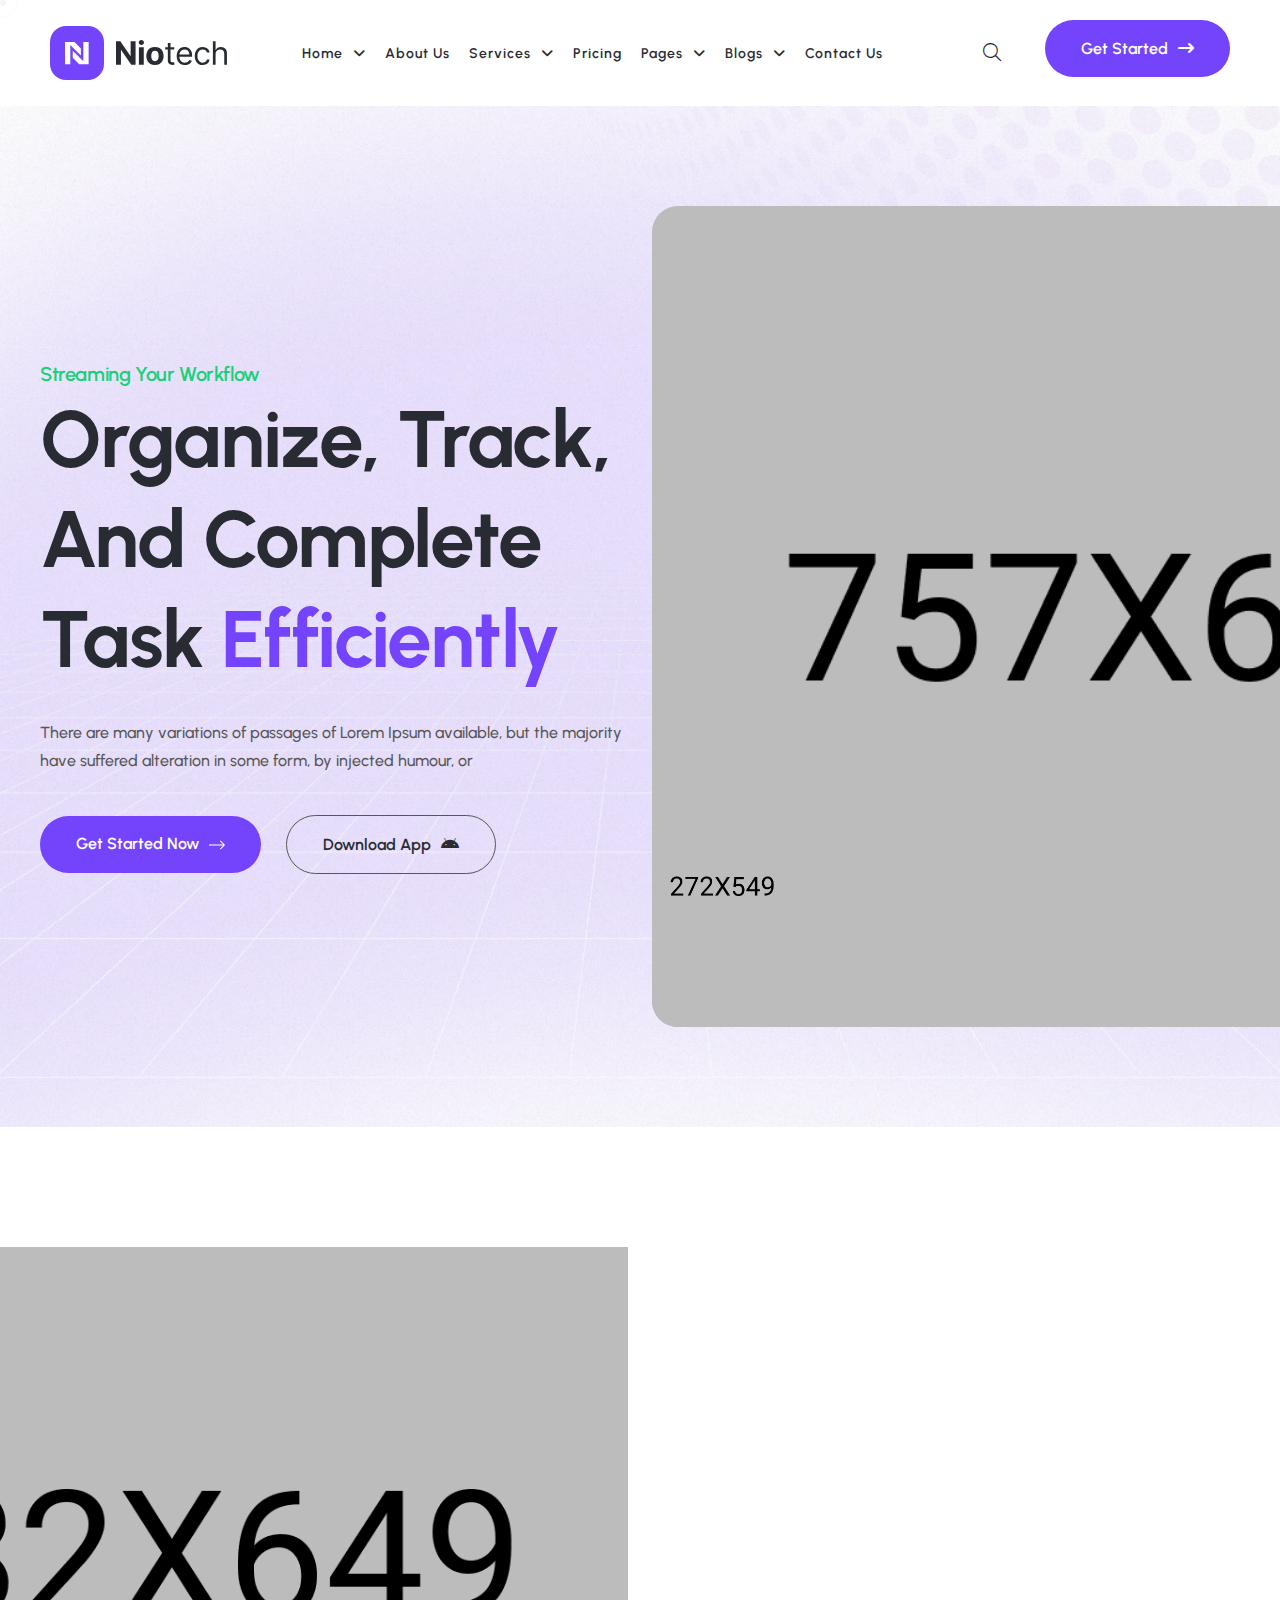
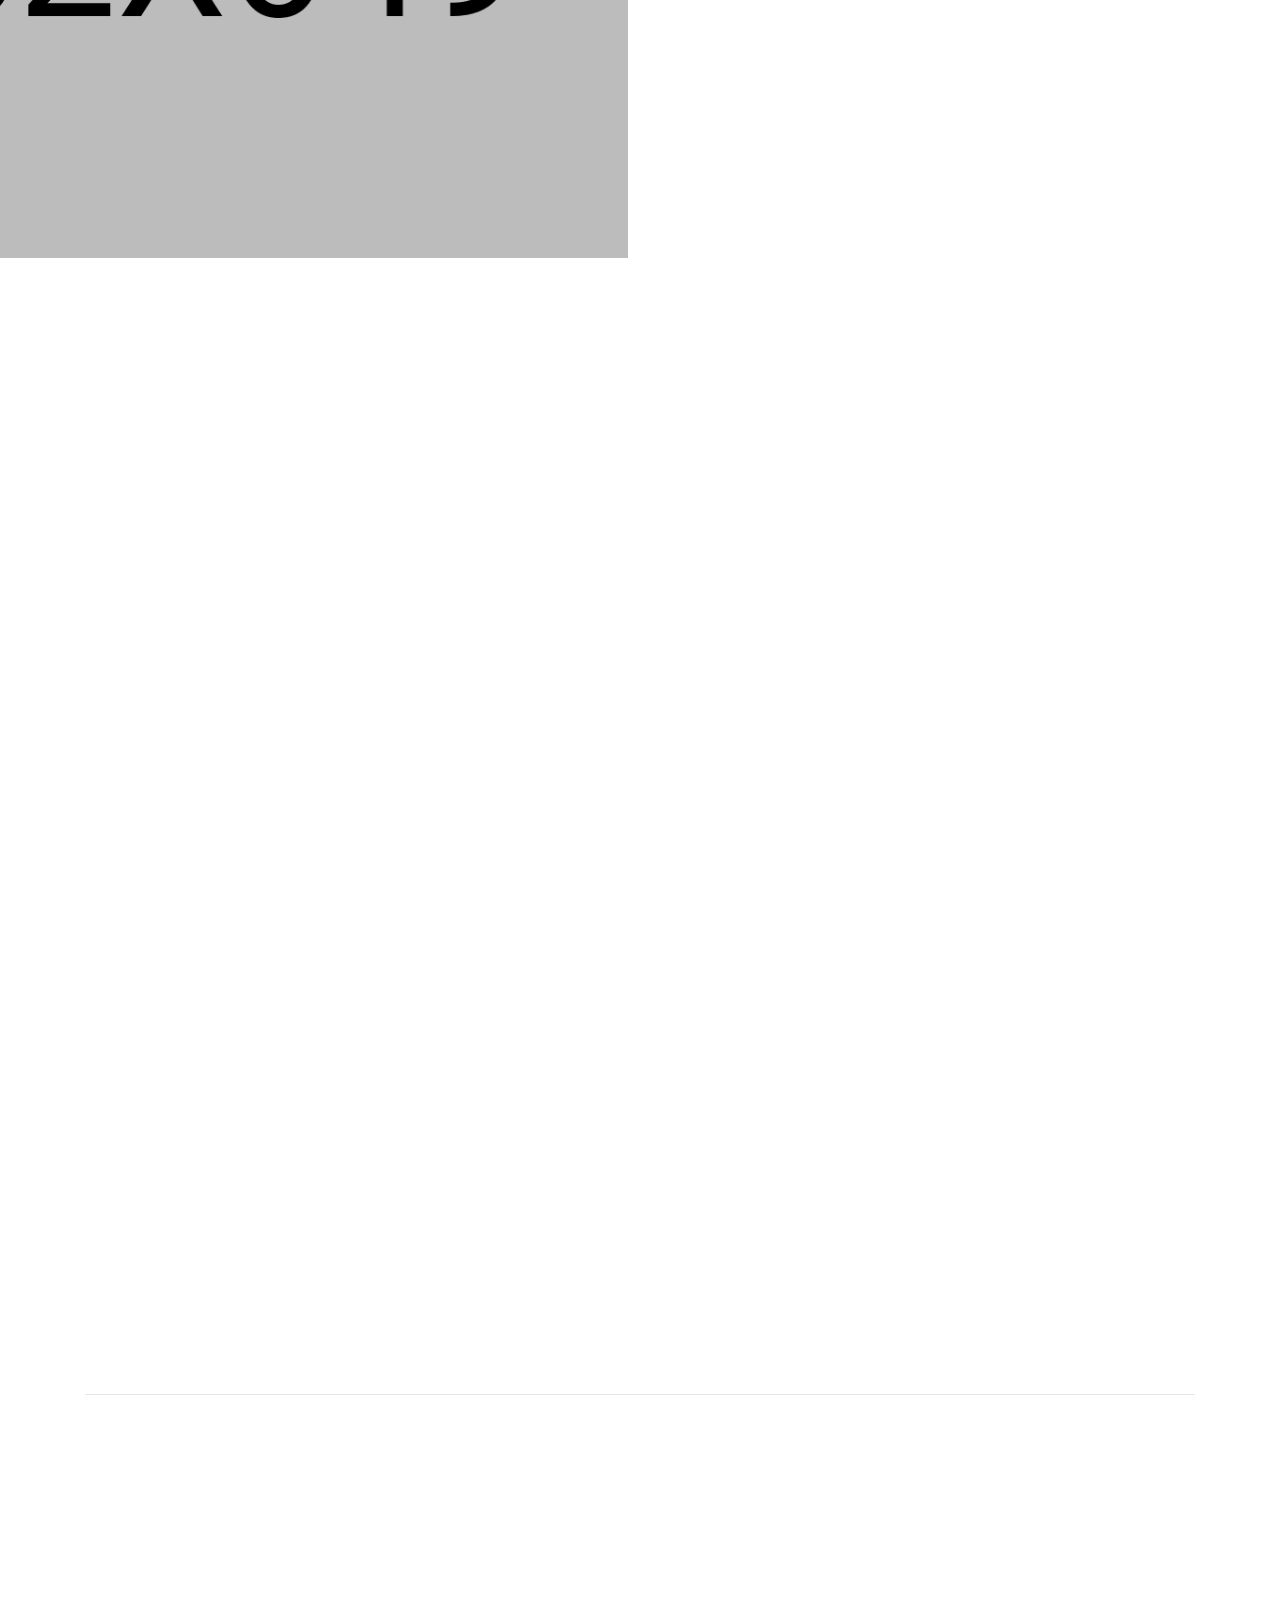
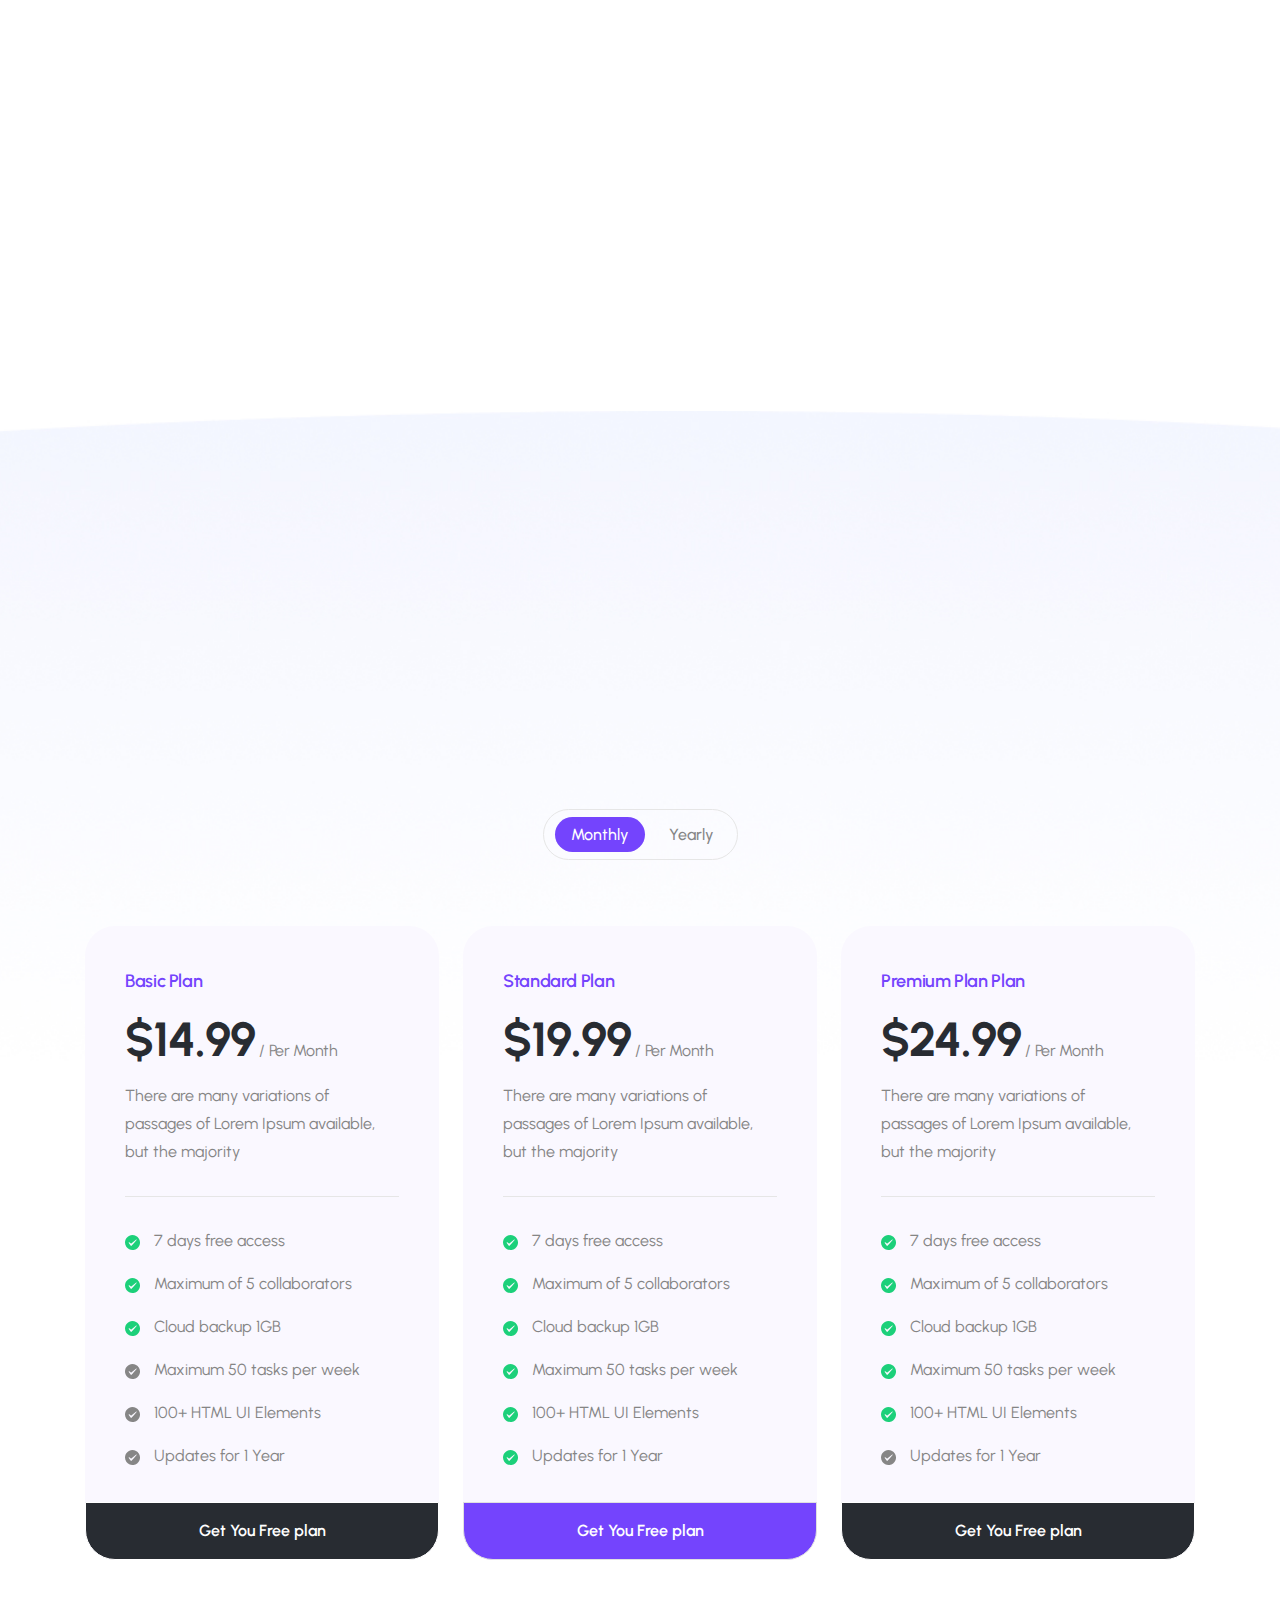
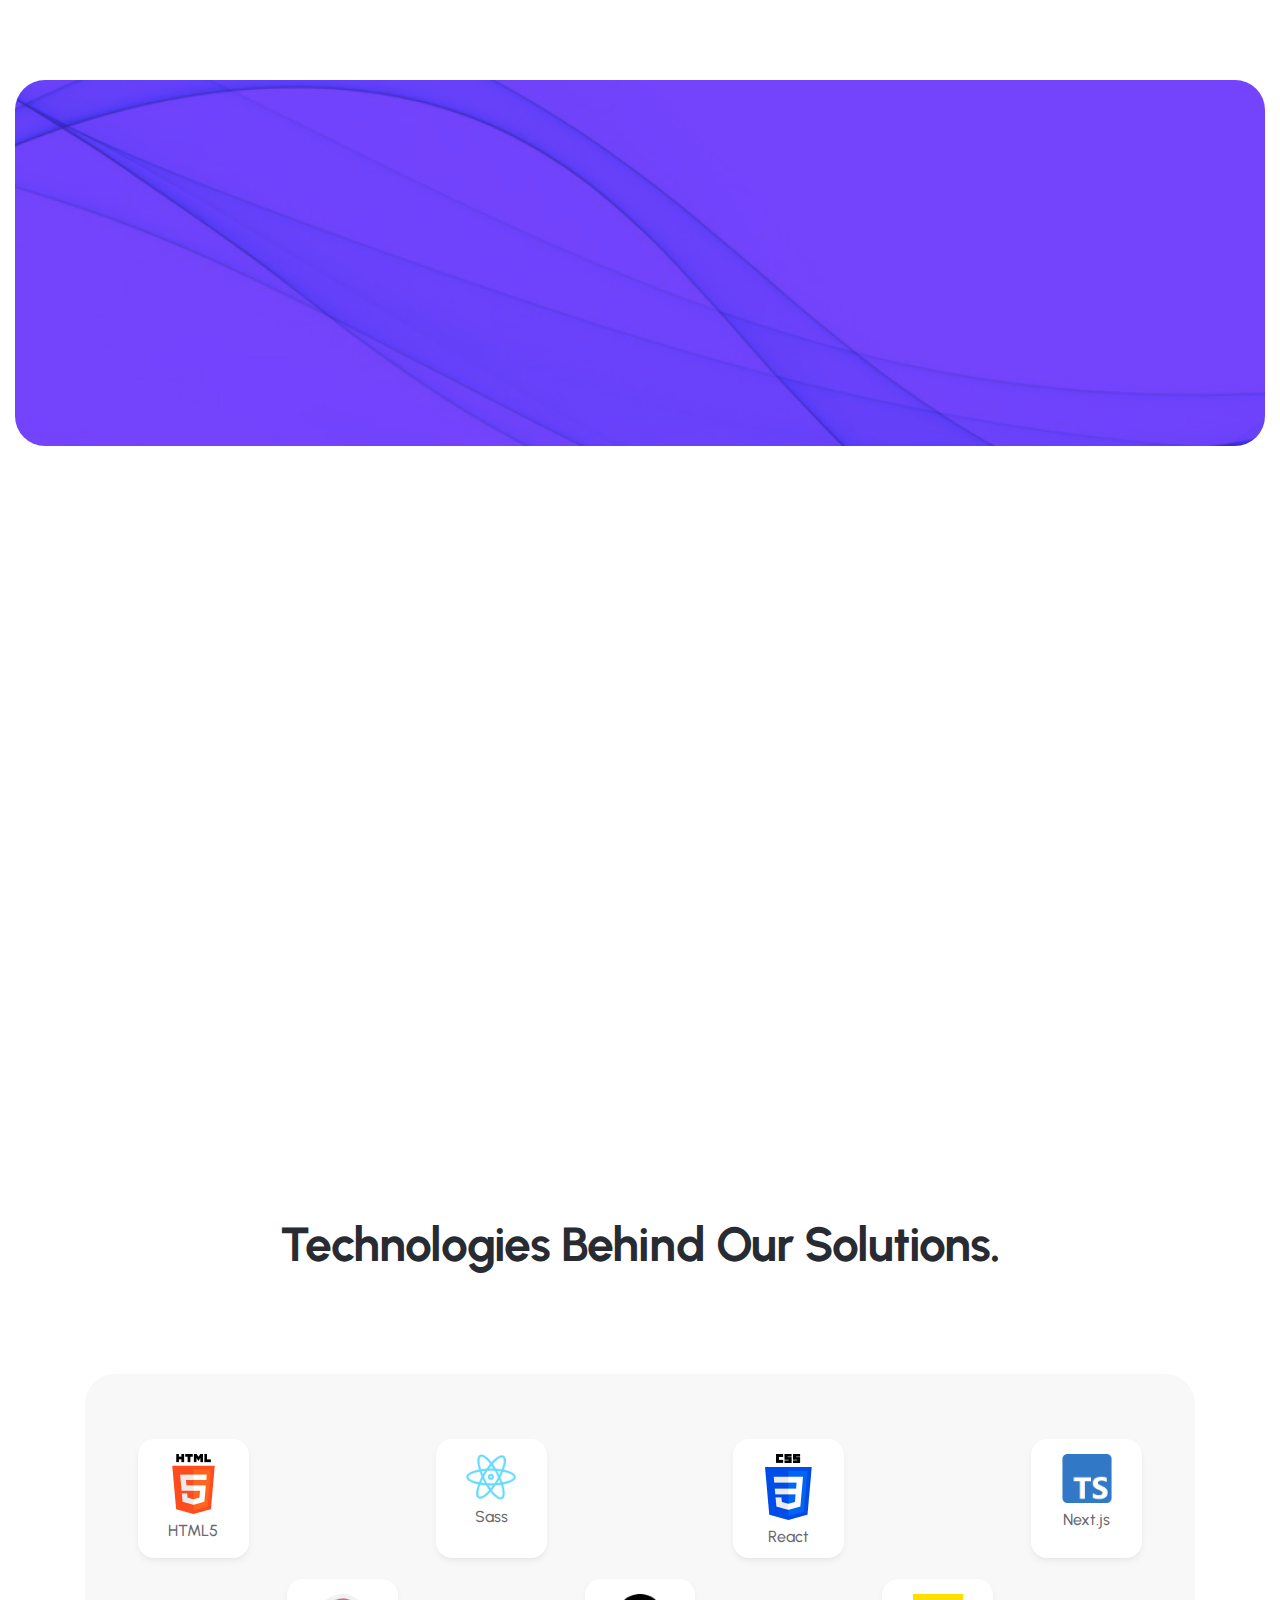
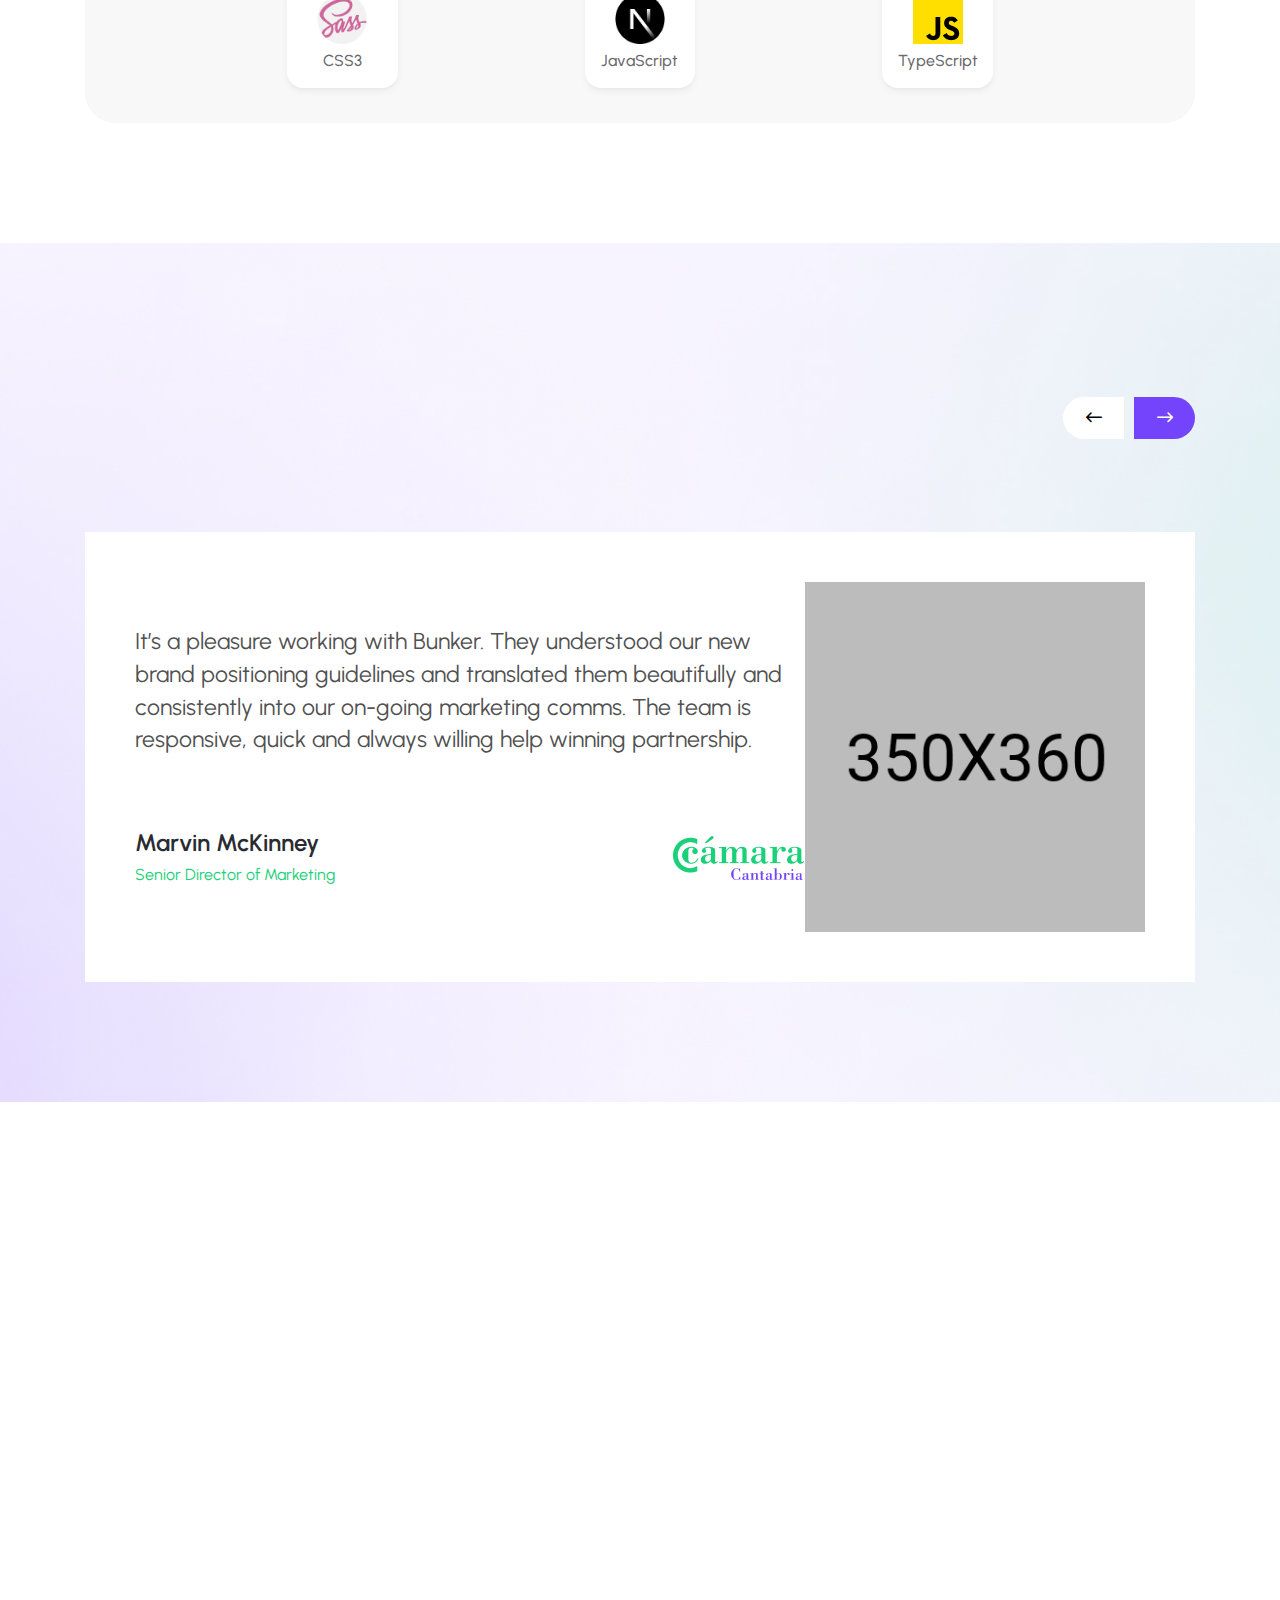
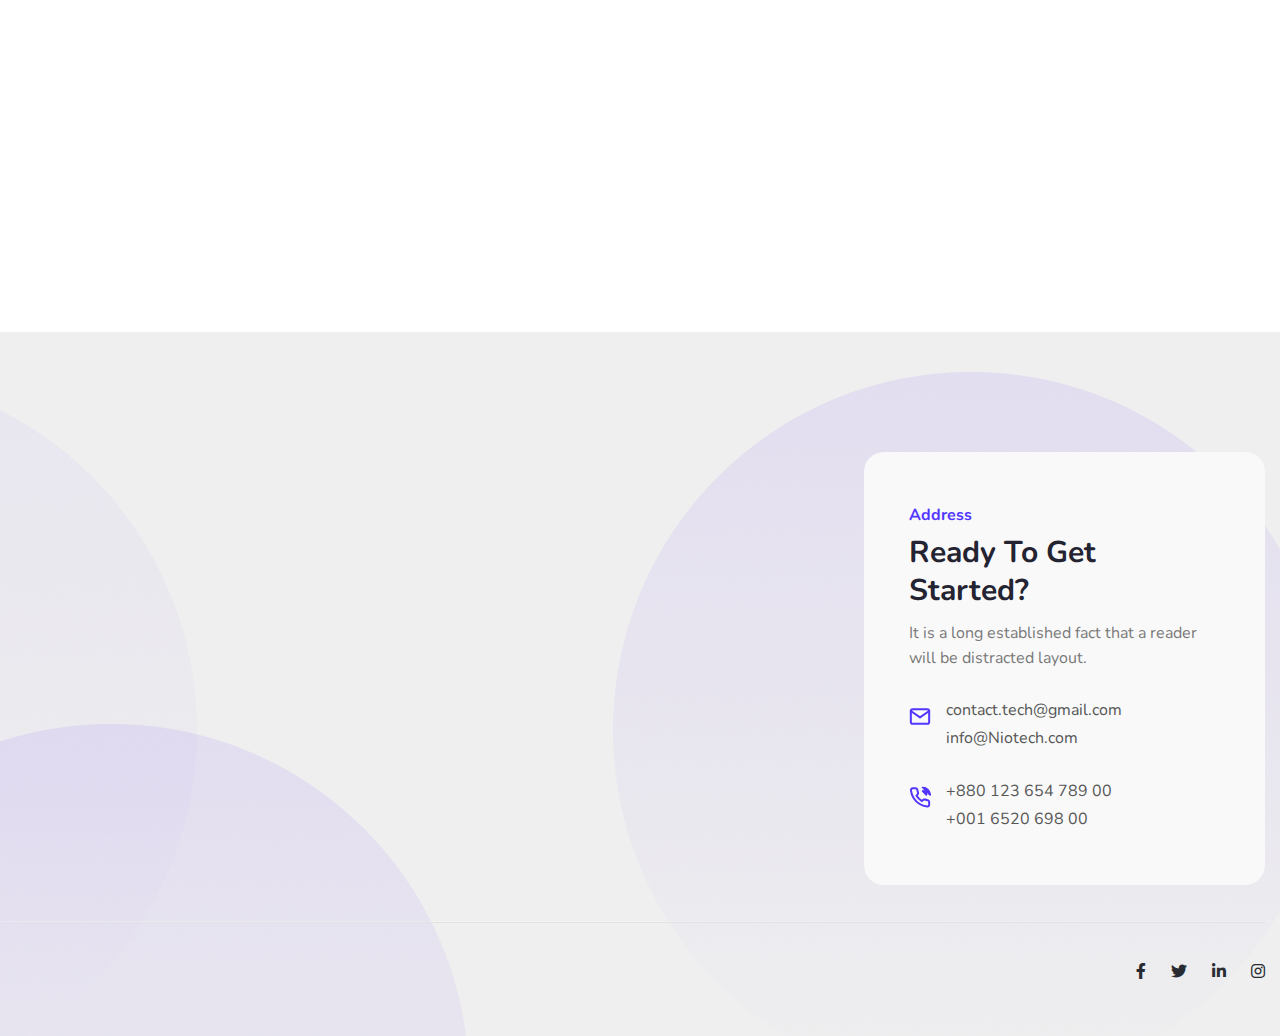
<file: index3.html>
<!DOCTYPE html>
<html lang="zxx">
<!--<< Header Area >>-->

<head>
    <!-- ========== Meta Tags ========== -->
    <meta charset="UTF-8">
    <meta http-equiv="X-UA-Compatible" content="IE=edge">
    <meta name="viewport" content="width=device-width, initial-scale=1">
    <meta name="author" content="Gramentheme">
    <meta name="description" content="Niotech - App Landing HTML Template">
    <!-- ======== Page title ============ -->
    <title>Niotech - App Landing HTML Template</title>
    <!--<< Favcion >>-->
    <link rel="shortcut icon" href="assets/images/favicon.png">
    <!--<< Bootstrap min.css >>-->
    <link rel="stylesheet" href="assets/css/bootstrap.min.css">
    <!--<< All Min Css >>-->
    <link rel="stylesheet" href="assets/css/all.min.css">
    <!--<< Animate.css >>-->
    <link rel="stylesheet" href="assets/css/animate.css">
    <!--<< Magnific popup.css >>-->
    <link rel="stylesheet" href="assets/css/magnific-popup.css">
    <!--<< MeanMenu.css >>-->
    <link rel="stylesheet" href="assets/css/meanmenu.css">
    <!--<< Swiper Bundle.css >>-->
    <link rel="stylesheet" href="assets/css/swiper-bundle.min.css">
    <!--<< NiceSelect.css >>-->
    <link rel="stylesheet" href="assets/css/nice-select.css">
    <!--<< Main.css >>-->
    <link rel="stylesheet" href="assets/css/main.css">
</head>

<body>

    <!-- Preloader Start -->
    <div id="preloader" class="preloader">
        <div class="animation-preloader">
            <div class="spinner">
            </div>
            <div class="txt-loading">
                <span data-text-preloader="N" class="letters-loading">
                    N
                </span>
                <span data-text-preloader="E" class="letters-loading">
                    i
                </span>
                <span data-text-preloader="O" class="letters-loading">
                    O
                </span>
                <span data-text-preloader="T" class="letters-loading">
                    T
                </span>
                <span data-text-preloader="E" class="letters-loading">
                    E
                </span>
                <span data-text-preloader="C" class="letters-loading">
                    C
                </span>
                <span data-text-preloader="H" class="letters-loading">
                    H
                </span>
            </div>
            <p class="text-center">Loading</p>
        </div>
        <div class="loader">
            <div class="row">
                <div class="col-3 loader-section section-left">
                    <div class="bg"></div>
                </div>
                <div class="col-3 loader-section section-left">
                    <div class="bg"></div>
                </div>
                <div class="col-3 loader-section section-right">
                    <div class="bg"></div>
                </div>
                <div class="col-3 loader-section section-right">
                    <div class="bg"></div>
                </div>
            </div>
        </div>
    </div>

    <!-- Mouse Cursor Start -->
    <div class="mouse-cursor cursor-outer"></div>
    <div class="mouse-cursor cursor-inner"></div>

    <!-- Back To Top Start -->
    <button id="back-top" class="back-to-top">
        <i class="fa-solid fa-chevron-up"></i>
    </button>

    <!-- Offcanvas Area Start -->
    <div class="fix-area">
        <div class="offcanvas__info">
            <div class="offcanvas__wrapper">
                <div class="offcanvas__content">
                    <div class="offcanvas__top mb-5 d-flex justify-content-between align-items-center">
                        <div class="offcanvas__logo">
                            <a href="index.html">
                                <img src="assets/images/logo/logo2.svg" alt="logo-img">
                            </a>
                        </div>
                        <div class="offcanvas__close">
                            <button>
                                <i class="fas fa-times"></i>
                            </button>
                        </div>
                    </div>
                    <p class="text d-none d-xl-block">
                        Nullam dignissim, ante scelerisque the is euismod fermentum odio sem semper the is erat, a
                        feugiat leo urna eget eros. Duis Aenean a imperdiet risus.
                    </p>
                    <div class="mobile-menu fix mb-3"></div>
                    <div class="offcanvas__contact">
                        <h4>Contact Info</h4>
                        <ul>
                            <li class="d-flex align-items-center">
                                <div class="offcanvas__contact-icon">
                                    <i class="fal fa-map-marker-alt"></i>
                                </div>
                                <div class="offcanvas__contact-text">
                                    <a target="_blank" href="#">Main Street, Melbourne, Australia</a>
                                </div>
                            </li>
                            <li class="d-flex align-items-center">
                                <div class="offcanvas__contact-icon mr-15">
                                    <i class="fal fa-envelope"></i>
                                </div>
                                <div class="offcanvas__contact-text">
                                    <a href="mailto:info@example.com"><span
                                            class="mailto:info@example.com">info@example.com</span></a>
                                </div>
                            </li>
                            <li class="d-flex align-items-center">
                                <div class="offcanvas__contact-icon mr-15">
                                    <i class="fal fa-clock"></i>
                                </div>
                                <div class="offcanvas__contact-text">
                                    <a target="_blank" href="#">Mod-friday, 09am -05pm</a>
                                </div>
                            </li>
                            <li class="d-flex align-items-center">
                                <div class="offcanvas__contact-icon mr-15">
                                    <i class="far fa-phone"></i>
                                </div>
                                <div class="offcanvas__contact-text">
                                    <a href="tel:+11002345909">+11002345909</a>
                                </div>
                            </li>
                        </ul>
                        <div class="header-button mt-4">
                            <a href="contact.html" class="theme-btn text-center">
                                <span>Get A Quote<i class="fa-solid fa-arrow-right-long"></i></span>
                            </a>
                        </div>
                        <div class="social-icon d-flex align-items-center">
                            <a href="#"><i class="fab fa-facebook-f"></i></a>
                            <a href="#"><i class="fab fa-twitter"></i></a>
                            <a href="#"><i class="fab fa-youtube"></i></a>
                            <a href="#"><i class="fab fa-linkedin-in"></i></a>
                        </div>
                    </div>
                </div>
            </div>
        </div>
    </div>
    <div class="offcanvas__overlay"></div>

    <!-- Header Section Start -->
    <header class="header-section-33">
        <div id="header-sticky" class="header-1 header-3">
            <div class="container-fluid">
                <div class="mega-menu-wrapper">
                    <div class="header-main">
                        <div class="header-left">
                            <div class="logo">
                                <a href="index.html" class="header-logo">
                                    <img src="assets/images/logo/logo.svg" alt="logo-img">
                                </a>
                            </div>
                        </div>
                        <div class="header-middle">
                            <div class="mean__menu-wrapper">
                                <div class="main-menu">
                                    <nav id="mobile-menu">
                                        <ul>
                                            <li class="has-dropdown active menu-thumb">
                                                <a href="#">
                                                    Home
                                                    <i class="fas fa-angle-down"></i>
                                                </a>
                                                <ul class="submenu has-homemenu">
                                                    <li>
                                                        <div class="homemenu-items">
                                                            <div class="homemenu">
                                                                <div class="homemenu-thumb">
                                                                    <img src="assets/images/header/home-1.png"
                                                                        alt="img">
                                                                    <div class="demo-button">
                                                                        <a class="theme-btn" href="index.html">
                                                                            Multi Page
                                                                        </a>
                                                                        <a class="theme-btn" href="index-one-page.html">
                                                                            One Page
                                                                        </a>
                                                                    </div>
                                                                </div>
                                                                <div class="homemenu-content text-center">
                                                                    <h4 class="homemenu-title">
                                                                        Home 01
                                                                    </h4>
                                                                </div>
                                                            </div>
                                                            <div class="homemenu">
                                                                <div class="homemenu-thumb mb-15">
                                                                    <img src="assets/images/header/home-2.png"
                                                                        alt="img">
                                                                    <div class="demo-button">
                                                                        <a class="theme-btn" href="index2.html">
                                                                            Multi Page
                                                                        </a>
                                                                        <a class="theme-btn" href="index-two-page.html">
                                                                            One Page
                                                                        </a>
                                                                    </div>
                                                                </div>
                                                                <div class="homemenu-content text-center">
                                                                    <h4 class="homemenu-title">
                                                                        Home 02
                                                                    </h4>
                                                                </div>
                                                            </div>
                                                            <div class="homemenu">
                                                                <div class="homemenu-thumb mb-15">
                                                                    <img src="assets/images/header/home-3.png"
                                                                        alt="img">
                                                                    <div class="demo-button">
                                                                        <a class="theme-btn" href="index3.html">
                                                                            Multi Page
                                                                        </a>
                                                                        <a class="theme-btn" href="index-three-page.html">
                                                                            One Page
                                                                        </a>
                                                                    </div>
                                                                </div>
                                                                <div class="homemenu-content text-center">
                                                                    <h4 class="homemenu-title">
                                                                        Home 03
                                                                    </h4>
                                                                </div>
                                                            </div>
                                                        </div>
                                                    </li>
                                                </ul>
                                            </li>
                                            <li class="has-dropdown active d-xl-none">
                                                <a href="index.html" class="border-none">
                                                    Home
                                                    <i class="fa-regular fa-plus"></i>
                                                </a>
                                                <ul class="submenu">
                                                    <li><a href="index.html">Home 01</a></li>
                                                    <li><a href="index2.html">Home 02</a></li>
                                                    <li><a href="index3.html">Home 03</a></li>
                                                </ul>
                                            </li>
                                            <li>
                                                <a href="about.html">About Us</a>
                                            </li>
                                            <li>
                                                <a href="services.html">
                                                    Services
                                                    <i class="fas fa-angle-down"></i>
                                                </a>
                                                <ul class="submenu">
                                                    <li><a href="services.html">Services</a></li>
                                                    <li><a href="service-details.html">Service Details</a></li>
                                                </ul>
                                            </li>
                                            <li>
                                                <a href="pricing.html">
                                                    Pricing
                                                </a>
                                            </li>
                                            <li class="has-dropdown">
                                                <a href="#">
                                                    Pages
                                                    <i class="fas fa-angle-down"></i>
                                                </a>
                                                <ul class="submenu">
                                                    <li class="has-dropdown">
                                                        <a href="project1.html">
                                                            Project
                                                            <i class="fas fa-angle-down"></i>
                                                        </a>
                                                        <ul class="submenu">
                                                            <li><a href="project1.html">Project 01</a></li>
                                                            <li><a href="project2.html">Project 02</a></li>
                                                            <li><a href="project-details.html">Project Details</a></li>
                                                        </ul>
                                                    </li>
                                                    <li class="has-dropdown">
                                                        <a href="team.html">
                                                            Team
                                                            <i class="fas fa-angle-down"></i>
                                                        </a>
                                                        <ul class="submenu">
                                                            <li><a href="team.html">Team</a></li>
                                                            <li><a href="team-details.html">Team Details</a>
                                                            </li>
                                                        </ul>
                                                    </li>
                                                    <li><a href="faq.html">Faq's</a></li>
                                                </ul>
                                            </li>
                                            <li>
                                                <a href="blog.html">
                                                    Blogs
                                                    <i class="fas fa-angle-down"></i>
                                                </a>
                                                <ul class="submenu">
                                                    <li><a href="blog.html">Blog</a></li>
                                                    <li><a href="blog-standard.html">Blog Standard</a></li>
                                                    <li><a href="blog-left-sidebar.html">Blog Left Sidebar</a></li>
                                                    <li><a href="blog-details.html">Blog Details</a></li>
                                                </ul>
                                            </li>
                                            <li>
                                                <a href="contact.html">Contact Us</a>
                                            </li>
                                        </ul>
                                    </nav>
                                </div>
                            </div>
                        </div>
                        <div class="header-right d-flex justify-content-end align-items-center">
                            <a href="#0" class="search-trigger search-icon"><i class="fal fa-search"></i></a>

                            <div class="header-button ms-4">
                                <a href="contact.html" class="theme-btn">
                                    <span>
                                        Get Started
                                        <i class="fa-solid fa-arrow-right-long"></i>
                                    </span>
                                </a>
                            </div>
                            <div class="header__hamburger d-block d-xl-none my-auto">
                                <div class="sidebar__toggle">
                                    <i class="fas fa-bars"></i>
                                </div>
                            </div>
                        </div>
                    </div>
                </div>
            </div>
        </div>
    </header>

    <!-- Search Area Start -->
    <div class="search-wrap">
        <div class="search-inner">
            <i class="fas fa-times search-close" id="search-close"></i>
            <div class="search-cell">
                <form method="get">
                    <div class="search-field-holder">
                        <input type="search" class="main-search-input" placeholder="Search...">
                    </div>
                </form>
            </div>
        </div>
    </div>

    <!-- Hero Section S T A R T -->
    <section class="hero-section hero-3 bg-cover" style="background-image: url('assets/images/hero/hero-bg.jpg');">
        <div class="container-fluid">
            <div class="row g-4 align-items-center">
                <div class="col-xxl-8 col-xl-6">
                    <div class="hero-content">
                        <h6 class="wow fadeInUp">Streaming your Workflow</h6>
                        <h1 class="wow fadeInUp" data-wow-delay=".3s">
                            Organize, Track, and Complete Task <span>Efficiently</span>
                        </h1>
                        <p class="wow fadeInUp" data-wow-delay=".5s">
                            There are many variations of passages of Lorem Ipsum available, but the majority have suffered alteration in some form, by injected humour, or
                        </p>
                        <div class="btn-wrapper style1 wow fadeInUp" data-wow-delay=".6s">
                            <a class="theme-btn" href="contact.html">Get Started Now
                                <svg xmlns="http://www.w3.org/2000/svg" width="16" height="16"
                                    viewBox="0 0 16 16" fill="none">
                                    <g clip-path="url(#clip0_11_22)">
                                        <path
                                            d="M11.6118 3.61182L10.8991 4.32454L14.0706 7.49603H0V8.50398H14.0706L10.8991 11.6754L11.6118 12.3882L16 7.99997L11.6118 3.61182Z"
                                            fill="white" />
                                    </g>
                                    <defs>
                                        <clipPath id="clip0_11_22">
                                            <rect width="16" height="16" fill="white" />
                                        </clipPath>
                                    </defs>
                                </svg>

                            </a>
                            <a class="theme-btn style2 wow fadeInUp" data-wow-delay=".2s"
                                href="about.html">Download App <i class="fa-brands fa-android"></i>
                                
                            </a>
                        </div>
                    </div>
                </div>
                <div class="col-xxl-4 col-xl-6 wow fadeInUp" data-wow-delay=".3s">
                    <div class="hero-image">
                        <img src="assets/images/hero/01.png" alt="img">
                        <div class="mobile-image">
                            <img src="assets/images/hero/mobile.png" alt="img">
                        </div>
                    </div>
                </div>
            </div>
        </div>
    </section>

    <!-- About Section S T A R T -->
    <section class="about-section-3 fix section-padding">
        <div class="about-shape">
            <img src="assets/images/about/shape.png" alt="img">
        </div>
        <div class="container">
            <div class="about-wrapper-3">
                <div class="row g-4 align-items-center">
                    <div class="col-lg-6">
                        <div class="about-image">
                            <img src="assets/images/about/01.png" alt="img">
                        </div>
                    </div>
                    <div class="col-lg-6">
                        <div class="about-content">
                            <div class="section-title">
                                <div class="subtitle wow fadeInUp" data-wow-delay=".2s">
                                    Our Features <img src="assets/images/icon/fireIcon.svg" alt="icon">
                                </div>
                                <h2 class="title wow fadeInUp" data-wow-delay=".4s">We Provide the Best Quality</h2>
                                <p class="wow fadeInUp" data-wow-delay=".6s">
                                    There are many variations of passages of Lorem Ipsum available, but the majority have suffered alteration in some form, by injected humour, or randomised words which don't look even slightly
                                </p>
                            </div>
                            <ul class="wow fadeInUp" data-wow-delay=".3s">
                                <li>
                                    <svg xmlns="http://www.w3.org/2000/svg" width="17" height="20" viewBox="0 0 17 20" fill="none">
                                        <path d="M6.47192 1.19299C7.72371 0.456638 9.27628 0.456638 10.5281 1.19299L15.0281 3.84005C16.2498 4.55873 17 5.87033 17 7.28778V12.7122C17 14.1297 16.2498 15.4413 15.0281 16.16L10.5281 18.807C9.27628 19.5434 7.72372 19.5434 6.47192 18.807L1.97192 16.16C0.750165 15.4413 0 14.1297 0 12.7122V7.28778C0 5.87033 0.750165 4.55873 1.97192 3.84005L6.47192 1.19299Z" fill="#7444FD"/>
                                        <circle cx="8.5" cy="10.5" r="3.5" fill="white"/>
                                      </svg>
                                      <b>User -Friendly Interface :</b> <span> Easy to use, even for beginners</span>
                                </li>
                                <li>
                                    <svg xmlns="http://www.w3.org/2000/svg" width="17" height="20" viewBox="0 0 17 20" fill="none">
                                        <path d="M6.47192 1.19299C7.72371 0.456638 9.27628 0.456638 10.5281 1.19299L15.0281 3.84005C16.2498 4.55873 17 5.87033 17 7.28778V12.7122C17 14.1297 16.2498 15.4413 15.0281 16.16L10.5281 18.807C9.27628 19.5434 7.72372 19.5434 6.47192 18.807L1.97192 16.16C0.750165 15.4413 0 14.1297 0 12.7122V7.28778C0 5.87033 0.750165 4.55873 1.97192 3.84005L6.47192 1.19299Z" fill="#7444FD"/>
                                        <circle cx="8.5" cy="10.5" r="3.5" fill="white"/>
                                      </svg>
                                      <b>Secure & Reliable :</b> <span> Your data safe with us</span>
                                </li>
                                <li>
                                    <svg xmlns="http://www.w3.org/2000/svg" width="17" height="20" viewBox="0 0 17 20" fill="none">
                                        <path d="M6.47192 1.19299C7.72371 0.456638 9.27628 0.456638 10.5281 1.19299L15.0281 3.84005C16.2498 4.55873 17 5.87033 17 7.28778V12.7122C17 14.1297 16.2498 15.4413 15.0281 16.16L10.5281 18.807C9.27628 19.5434 7.72372 19.5434 6.47192 18.807L1.97192 16.16C0.750165 15.4413 0 14.1297 0 12.7122V7.28778C0 5.87033 0.750165 4.55873 1.97192 3.84005L6.47192 1.19299Z" fill="#7444FD"/>
                                        <circle cx="8.5" cy="10.5" r="3.5" fill="white"/>
                                      </svg>
                                      <b>24/7 Support :</b> <span> We’re here to help, anytime</span>
                                </li>
                                <li>
                                    <svg xmlns="http://www.w3.org/2000/svg" width="17" height="20" viewBox="0 0 17 20" fill="none">
                                        <path d="M6.47192 1.19299C7.72371 0.456638 9.27628 0.456638 10.5281 1.19299L15.0281 3.84005C16.2498 4.55873 17 5.87033 17 7.28778V12.7122C17 14.1297 16.2498 15.4413 15.0281 16.16L10.5281 18.807C9.27628 19.5434 7.72372 19.5434 6.47192 18.807L1.97192 16.16C0.750165 15.4413 0 14.1297 0 12.7122V7.28778C0 5.87033 0.750165 4.55873 1.97192 3.84005L6.47192 1.19299Z" fill="#7444FD"/>
                                        <circle cx="8.5" cy="10.5" r="3.5" fill="white"/>
                                      </svg>
                                      <b>Sealable for Teams :</b> <span>  Designed to scale with your needs</span>
                                </li>
                            </ul>
                            <a class="theme-btn style2 wow fadeInUp" data-wow-delay=".4s" href="about.html">Learn More <i class="fa-regular fa-arrow-right-long"></i>
                            </a>
                        </div>
                    </div>
                </div>
           </div>
        </div>
    </section>

    <!-- Feature Section S T A R T -->
    <section class="feature-section fix section-padding pt-0">
        <div class="container">
            <div class="row g-4">
                <div class="col-xl-4 col-lg-6 col-md-6 wow fadeInUp" data-wow-delay=".3s">
                    <div class="feature-box-items">
                        <div class="icon">
                            <img src="assets/images/icon/01.svg" alt="img">
                        </div>
                        <div class="content">
                            <h3>Create</h3>
                            <p>There are many vriations of passages f Lorem Ipsum but the majority have</p>
                        </div>
                    </div>
                </div>
                <div class="col-xl-4 col-lg-6 col-md-6 wow fadeInUp" data-wow-delay=".5s">
                    <div class="feature-box-items">
                        <div class="icon">
                            <img src="assets/images/icon/02.svg" alt="img">
                        </div>
                        <div class="content">
                            <h3>Customize</h3>
                            <p>There are many vriations of passages f Lorem Ipsum but the majority have</p>
                        </div>
                    </div>
                </div>
                <div class="col-xl-4 col-lg-6 col-md-6 wow fadeInUp" data-wow-delay=".7s">
                    <div class="feature-box-items">
                        <div class="icon">
                            <img src="assets/images/icon/03.svg" alt="img">
                        </div>
                        <div class="content">
                            <h3>Say On Top</h3>
                            <p>There are many vriations of passages f Lorem Ipsum but the majority have</p>
                        </div>
                    </div>
                </div>
            </div>
        </div>
    </section>

    <!-- Feature Provide Section S T A R T -->
    <section class="feature-provide-section fix section-padding pt-0">
        <div class="container">
            <div class="section-title text-center mxw-685 mx-auto mb-60">
                <div class="subtitle wow fadeInUp" data-wow-delay=".2s">
                    Our Features <img src="assets/images/icon/fireIcon.svg" alt="icon">
                </div>
                <h2 class="title wow fadeInUp" data-wow-delay=".4s">We Provide the Best Quality</h2>
            </div>
            <div class="row">
                <div class="col-xl-4 col-lg-6 col-md-6 wow fadeInUp" data-wow-delay=".3s">
                    <div class="feature-provide-box-items style-2">
                        <div class="icon">
                           <img src="assets/images/icon/04.svg" alt="img">
                        </div>
                        <div class="item-shape">
                            <img src="assets/images/services/item-shape.png" alt="img">
                        </div>
                        <div class="item-shape-2">
                            <img src="assets/images/services/item-shape-2.png" alt="img">
                        </div>
                        <div class="content">
                            <h3>Sales automation</h3>
                            <p>
                                This title is versatile and can adapted to fit the specific tone and branding of your website quality.
                            </p>
                        </div>
                    </div>
                </div>
                <div class="col-xl-4 col-lg-6 col-md-6 wow fadeInUp" data-wow-delay=".5s">
                    <div class="feature-provide-box-items">
                        <div class="item-shape">
                            <img src="assets/images/services/item-shape.png" alt="img">
                        </div>
                        <div class="item-shape-2">
                            <img src="assets/images/services/item-shape-2.png" alt="img">
                        </div>
                        <div class="icon">
                           <img src="assets/images/icon/05.svg" alt="img">
                        </div>
                        <div class="content">
                            <h3>Contact management</h3>
                            <p>
                                This title is versatile and can adapted to fit the specific tone and branding of your website quality.
                            </p>
                        </div>
                    </div>
                </div>
                <div class="col-xl-4 col-lg-6 col-md-6 wow fadeInUp" data-wow-delay=".7s">
                    <div class="feature-provide-box-items style-2">
                        <div class="item-shape">
                            <img src="assets/images/services/item-shape.png" alt="img">
                        </div>
                        <div class="item-shape-2">
                            <img src="assets/images/services/item-shape-2.png" alt="img">
                        </div>
                        <div class="icon">
                           <img src="assets/images/icon/06.svg" alt="img">
                        </div>
                        <div class="content">
                            <h3>Task Management</h3>
                            <p>
                                This title is versatile and can adapted to fit the specific tone and branding of your website quality.
                            </p>
                        </div>
                    </div>
                </div>
            </div>
        </div>
    </section>

    <!-- Work Process Section S T A R T -->
    <section class="how-too-work section-padding fix pt-0">
       <div class="container">
            <div class="section-title mb-60">
                <div class="subtitle wow fadeInUp" data-wow-delay=".2s">
                    How It Works <img src="assets/images/icon/fireIcon.svg" alt="icon">
                </div>
                <h2 class="title wow fadeInUp" data-wow-delay=".4s">Our Working Process</h2>
            </div>
            <div class="how-work-wrapper">
               <div class="row g-4">
                    <div class="col-lg-8">
                        <div class="how-work-content">
                            <p class="text wow fadeInUp">
                                There are many variations of passages of Lorem Ipsum available, but the majority have suffered alteration in some form, by injected humour, or randomised words which don't look even slightly
                            </p>
                            <div class="row g-4">
                                <div class="col-lg-6 wow fadeInUp" data-wow-delay=".2s">
                                    <div class="how-work-number-items">
                                        <div class="number">
                                            01
                                        </div>
                                        <div class="content">
                                            <h3>Research Project</h3>
                                            <p>
                                                There are many varations of passages of Loreum available, but the majority have suffered alteration
                                            </p>
                                        </div>
                                    </div>
                                </div>
                                <div class="col-lg-6 wow fadeInUp" data-wow-delay=".4s">
                                    <div class="how-work-number-items">
                                        <div class="number">
                                            02
                                        </div>
                                        <div class="content">
                                            <h3>Start Optimize</h3>
                                            <p>
                                                There are many varations of passages of Loreum available, but the majority have suffered alteration
                                            </p>
                                        </div>
                                    </div>
                                </div>
                                <div class="col-lg-6 wow fadeInUp" data-wow-delay=".2s">
                                    <div class="how-work-number-items">
                                        <div class="number">
                                            03
                                        </div>
                                        <div class="content">
                                            <h3>Find Ideas</h3>
                                            <p>
                                                There are many varations of passages of Loreum available, but the majority have suffered alteration
                                            </p>
                                        </div>
                                    </div>
                                </div>
                                <div class="col-lg-6 wow fadeInUp" data-wow-delay=".4s">
                                    <div class="how-work-number-items">
                                        <div class="number">
                                            04
                                        </div>
                                        <div class="content">
                                            <h3>Reach Target</h3>
                                            <p>
                                                There are many varations of passages of Loreum available, but the majority have suffered alteration
                                            </p>
                                        </div>
                                    </div>
                                </div>
                            </div>
                        </div>
                    </div>
                    <div class="col-lg-4 wow fadeInUp" data-wow-delay=".3s">
                        <div class="gap-image">
                            <img src="assets/images/gap.png" alt="img">
                        </div>
                    </div>
               </div>
            </div>
       </div>
    </section>

    <!-- Pricing Section S T A R T -->
    <section class="pricing-section-3 section-padding fix" style="background-image: url('assets/images/pricing-bg.jpg');">
        <div class="container">
            <div class="section-title text-center mxw-685 mx-auto">
                <div class="subtitle wow fadeInUp">
                    Our Pricing <img src="assets/images/icon/fireIcon.svg" alt="icon">
                </div>
                <h2 class="title wow fadeInUp" data-wow-delay=".3s">Choose The Plans That Suits You!</h2>
                <p class="text wow fadeInUp" data-wow-delay=".5s">There are many variations of passages of Lorem Ipsum available, but the majority have suffered alteration in some form
                </p>
            </div>
            <div class="pricing-wrapper style1">
                <div class="tab-section d-flex justify-content-center align-items-center">
                    <ul class="nav nav-pills mb-3" id="pills-tab" role="tablist">
                        <li class="nav-item" role="presentation">
                            <button class="nav-link active" id="pills-monthly-tab" data-bs-toggle="pill"
                                data-bs-target="#pills-monthly" type="button" role="tab" aria-controls="pills-monthly"
                                aria-selected="true">Monthly</button>
                        </li>
                        <li class="nav-item" role="presentation">
                            <button class="nav-link" id="pills-yearly-tab" data-bs-toggle="pill"
                                data-bs-target="#pills-yearly" type="button" role="tab" aria-controls="pills-yearly"
                                aria-selected="false" tabindex="-1">Yearly</button>
                        </li>
                    </ul>
                </div>
                <div class="tab-content" id="pills-tabContent">
                    <div class="tab-pane fade active show" id="pills-monthly" role="tabpanel"
                        aria-labelledby="pills-monthly-tab">
                        <div class="row gy-5">
                            <div class="col-xl-4 col-md-6">
                                <div class="pricing-card style1">
                                    <div class="pricing-card-header">
                                        <h6>Basic Plan</h6>
                                        <div class="price-wrapper">
                                            <span class="price">$14.99</span> <span class="text"> / Per Month</span>
                                        </div>
                                        <p class="text">There are many variations of passages of Lorem Ipsum available,
                                            but the
                                            majority</p>
                                    </div>
                                    <div class="pricing-card-body">
                                        <ul class="checklist">
                                            <li><svg xmlns="http://www.w3.org/2000/svg" width="15" height="15"
                                                    viewBox="0 0 15 15" fill="none">
                                                    <path opacity="0.992" fill-rule="evenodd" clip-rule="evenodd"
                                                        d="M7.22393 0C10.1444 0.0048682 12.3871 1.22628 13.952 3.66423C15.1321 5.76513 15.3168 7.95136 14.5062 10.2229C13.3721 12.8859 11.3758 14.4614 8.51719 14.9495C5.62984 15.2424 3.28454 14.2622 1.48125 12.0088C-0.0776275 9.77987 -0.406074 7.37811 0.495906 4.80353C1.26674 2.9139 2.5754 1.53341 4.42187 0.662026C5.31983 0.270692 6.25384 0.0500183 7.22393 0ZM11.2269 4.43403C11.6225 4.43526 11.7508 4.62002 11.6118 4.98829C9.90797 6.93843 8.20413 8.8886 6.50032 10.8387C6.34295 10.9814 6.17359 10.9968 5.99226 10.8849C5.24811 9.89445 4.50399 8.904 3.75985 7.91352C3.63052 7.68883 3.67671 7.50922 3.89841 7.37466C3.99079 7.35412 4.08316 7.35412 4.17554 7.37466C4.74004 7.75441 5.30458 8.1342 5.86909 8.51396C6.02234 8.62678 6.18659 8.64729 6.36176 8.57554C7.97994 7.1872 9.60165 5.80667 11.2269 4.43403Z"
                                                        fill="#1AD079" />
                                                </svg> 7 days free access
                                            </li>
                                            <li><svg xmlns="http://www.w3.org/2000/svg" width="15" height="15"
                                                    viewBox="0 0 15 15" fill="none">
                                                    <path opacity="0.992" fill-rule="evenodd" clip-rule="evenodd"
                                                        d="M7.22393 0C10.1444 0.0048682 12.3871 1.22628 13.952 3.66423C15.1321 5.76513 15.3168 7.95136 14.5062 10.2229C13.3721 12.8859 11.3758 14.4614 8.51719 14.9495C5.62984 15.2424 3.28454 14.2622 1.48125 12.0088C-0.0776275 9.77987 -0.406074 7.37811 0.495906 4.80353C1.26674 2.9139 2.5754 1.53341 4.42187 0.662026C5.31983 0.270692 6.25384 0.0500183 7.22393 0ZM11.2269 4.43403C11.6225 4.43526 11.7508 4.62002 11.6118 4.98829C9.90797 6.93843 8.20413 8.8886 6.50032 10.8387C6.34295 10.9814 6.17359 10.9968 5.99226 10.8849C5.24811 9.89445 4.50399 8.904 3.75985 7.91352C3.63052 7.68883 3.67671 7.50922 3.89841 7.37466C3.99079 7.35412 4.08316 7.35412 4.17554 7.37466C4.74004 7.75441 5.30458 8.1342 5.86909 8.51396C6.02234 8.62678 6.18659 8.64729 6.36176 8.57554C7.97994 7.1872 9.60165 5.80667 11.2269 4.43403Z"
                                                        fill="#1AD079" />
                                                </svg> Maximum of 5 collaborators
                                            </li>
                                            <li><svg xmlns="http://www.w3.org/2000/svg" width="15" height="15"
                                                    viewBox="0 0 15 15" fill="none">
                                                    <path opacity="0.992" fill-rule="evenodd" clip-rule="evenodd"
                                                        d="M7.22393 0C10.1444 0.0048682 12.3871 1.22628 13.952 3.66423C15.1321 5.76513 15.3168 7.95136 14.5062 10.2229C13.3721 12.8859 11.3758 14.4614 8.51719 14.9495C5.62984 15.2424 3.28454 14.2622 1.48125 12.0088C-0.0776275 9.77987 -0.406074 7.37811 0.495906 4.80353C1.26674 2.9139 2.5754 1.53341 4.42187 0.662026C5.31983 0.270692 6.25384 0.0500183 7.22393 0ZM11.2269 4.43403C11.6225 4.43526 11.7508 4.62002 11.6118 4.98829C9.90797 6.93843 8.20413 8.8886 6.50032 10.8387C6.34295 10.9814 6.17359 10.9968 5.99226 10.8849C5.24811 9.89445 4.50399 8.904 3.75985 7.91352C3.63052 7.68883 3.67671 7.50922 3.89841 7.37466C3.99079 7.35412 4.08316 7.35412 4.17554 7.37466C4.74004 7.75441 5.30458 8.1342 5.86909 8.51396C6.02234 8.62678 6.18659 8.64729 6.36176 8.57554C7.97994 7.1872 9.60165 5.80667 11.2269 4.43403Z"
                                                        fill="#1AD079" />
                                                </svg> Cloud backup 1GB
                                            </li>
                                            <li><svg xmlns="http://www.w3.org/2000/svg" width="15" height="15"
                                                    viewBox="0 0 15 15" fill="none">
                                                    <path opacity="0.992" fill-rule="evenodd" clip-rule="evenodd"
                                                        d="M7.22393 0C10.1444 0.0048682 12.3871 1.22628 13.952 3.66423C15.1321 5.76513 15.3168 7.95136 14.5062 10.2229C13.3721 12.8859 11.3758 14.4614 8.51719 14.9495C5.62984 15.2424 3.28454 14.2622 1.48125 12.0088C-0.0776275 9.77987 -0.406074 7.37811 0.495906 4.80353C1.26674 2.9139 2.5754 1.53341 4.42187 0.662026C5.31983 0.270692 6.25384 0.0500183 7.22393 0ZM11.2269 4.43403C11.6225 4.43526 11.7508 4.62002 11.6118 4.98829C9.90797 6.93843 8.20413 8.8886 6.50032 10.8387C6.34295 10.9814 6.17359 10.9968 5.99226 10.8849C5.24811 9.89445 4.50399 8.904 3.75985 7.91352C3.63052 7.68883 3.67671 7.50922 3.89841 7.37466C3.99079 7.35412 4.08316 7.35412 4.17554 7.37466C4.74004 7.75441 5.30458 8.1342 5.86909 8.51396C6.02234 8.62678 6.18659 8.64729 6.36176 8.57554C7.97994 7.1872 9.60165 5.80667 11.2269 4.43403Z"
                                                        fill="#858585" />
                                                </svg> Maximum 50 tasks per week
                                            </li>
                                            <li><svg xmlns="http://www.w3.org/2000/svg" width="15" height="15"
                                                    viewBox="0 0 15 15" fill="none">
                                                    <path opacity="0.992" fill-rule="evenodd" clip-rule="evenodd"
                                                        d="M7.22393 0C10.1444 0.0048682 12.3871 1.22628 13.952 3.66423C15.1321 5.76513 15.3168 7.95136 14.5062 10.2229C13.3721 12.8859 11.3758 14.4614 8.51719 14.9495C5.62984 15.2424 3.28454 14.2622 1.48125 12.0088C-0.0776275 9.77987 -0.406074 7.37811 0.495906 4.80353C1.26674 2.9139 2.5754 1.53341 4.42187 0.662026C5.31983 0.270692 6.25384 0.0500183 7.22393 0ZM11.2269 4.43403C11.6225 4.43526 11.7508 4.62002 11.6118 4.98829C9.90797 6.93843 8.20413 8.8886 6.50032 10.8387C6.34295 10.9814 6.17359 10.9968 5.99226 10.8849C5.24811 9.89445 4.50399 8.904 3.75985 7.91352C3.63052 7.68883 3.67671 7.50922 3.89841 7.37466C3.99079 7.35412 4.08316 7.35412 4.17554 7.37466C4.74004 7.75441 5.30458 8.1342 5.86909 8.51396C6.02234 8.62678 6.18659 8.64729 6.36176 8.57554C7.97994 7.1872 9.60165 5.80667 11.2269 4.43403Z"
                                                        fill="#858585" />
                                                </svg> 100+ HTML UI Elements
                                            </li>
                                            <li><svg xmlns="http://www.w3.org/2000/svg" width="15" height="15"
                                                    viewBox="0 0 15 15" fill="none">
                                                    <path opacity="0.992" fill-rule="evenodd" clip-rule="evenodd"
                                                        d="M7.22393 0C10.1444 0.0048682 12.3871 1.22628 13.952 3.66423C15.1321 5.76513 15.3168 7.95136 14.5062 10.2229C13.3721 12.8859 11.3758 14.4614 8.51719 14.9495C5.62984 15.2424 3.28454 14.2622 1.48125 12.0088C-0.0776275 9.77987 -0.406074 7.37811 0.495906 4.80353C1.26674 2.9139 2.5754 1.53341 4.42187 0.662026C5.31983 0.270692 6.25384 0.0500183 7.22393 0ZM11.2269 4.43403C11.6225 4.43526 11.7508 4.62002 11.6118 4.98829C9.90797 6.93843 8.20413 8.8886 6.50032 10.8387C6.34295 10.9814 6.17359 10.9968 5.99226 10.8849C5.24811 9.89445 4.50399 8.904 3.75985 7.91352C3.63052 7.68883 3.67671 7.50922 3.89841 7.37466C3.99079 7.35412 4.08316 7.35412 4.17554 7.37466C4.74004 7.75441 5.30458 8.1342 5.86909 8.51396C6.02234 8.62678 6.18659 8.64729 6.36176 8.57554C7.97994 7.1872 9.60165 5.80667 11.2269 4.43403Z"
                                                        fill="#858585" />
                                                </svg> Updates for 1 Year
                                            </li>
                                        </ul>
                                    </div>
                                    <a class="theme-btn style5" href="pricing.html"> Get You Free plan </a>
                                </div>
                            </div>
                            <div class="col-xl-4 col-md-6">
                                <div class="pricing-card style1">
                                    <div class="pricing-card-header">
                                        <h6>Standard Plan</h6>
                                        <div class="price-wrapper">
                                            <span class="price">$19.99</span> <span class="text"> / Per Month</span>
                                        </div>
                                        <p class="text">There are many variations of passages of Lorem Ipsum available,
                                            but the
                                            majority</p>
                                    </div>
                                    <div class="pricing-card-body">
                                        <ul class="checklist">
                                            <li><svg xmlns="http://www.w3.org/2000/svg" width="15" height="15"
                                                    viewBox="0 0 15 15" fill="none">
                                                    <path opacity="0.992" fill-rule="evenodd" clip-rule="evenodd"
                                                        d="M7.22393 0C10.1444 0.0048682 12.3871 1.22628 13.952 3.66423C15.1321 5.76513 15.3168 7.95136 14.5062 10.2229C13.3721 12.8859 11.3758 14.4614 8.51719 14.9495C5.62984 15.2424 3.28454 14.2622 1.48125 12.0088C-0.0776275 9.77987 -0.406074 7.37811 0.495906 4.80353C1.26674 2.9139 2.5754 1.53341 4.42187 0.662026C5.31983 0.270692 6.25384 0.0500183 7.22393 0ZM11.2269 4.43403C11.6225 4.43526 11.7508 4.62002 11.6118 4.98829C9.90797 6.93843 8.20413 8.8886 6.50032 10.8387C6.34295 10.9814 6.17359 10.9968 5.99226 10.8849C5.24811 9.89445 4.50399 8.904 3.75985 7.91352C3.63052 7.68883 3.67671 7.50922 3.89841 7.37466C3.99079 7.35412 4.08316 7.35412 4.17554 7.37466C4.74004 7.75441 5.30458 8.1342 5.86909 8.51396C6.02234 8.62678 6.18659 8.64729 6.36176 8.57554C7.97994 7.1872 9.60165 5.80667 11.2269 4.43403Z"
                                                        fill="#1AD079" />
                                                </svg> 7 days free access
                                            </li>
                                            <li><svg xmlns="http://www.w3.org/2000/svg" width="15" height="15"
                                                    viewBox="0 0 15 15" fill="none">
                                                    <path opacity="0.992" fill-rule="evenodd" clip-rule="evenodd"
                                                        d="M7.22393 0C10.1444 0.0048682 12.3871 1.22628 13.952 3.66423C15.1321 5.76513 15.3168 7.95136 14.5062 10.2229C13.3721 12.8859 11.3758 14.4614 8.51719 14.9495C5.62984 15.2424 3.28454 14.2622 1.48125 12.0088C-0.0776275 9.77987 -0.406074 7.37811 0.495906 4.80353C1.26674 2.9139 2.5754 1.53341 4.42187 0.662026C5.31983 0.270692 6.25384 0.0500183 7.22393 0ZM11.2269 4.43403C11.6225 4.43526 11.7508 4.62002 11.6118 4.98829C9.90797 6.93843 8.20413 8.8886 6.50032 10.8387C6.34295 10.9814 6.17359 10.9968 5.99226 10.8849C5.24811 9.89445 4.50399 8.904 3.75985 7.91352C3.63052 7.68883 3.67671 7.50922 3.89841 7.37466C3.99079 7.35412 4.08316 7.35412 4.17554 7.37466C4.74004 7.75441 5.30458 8.1342 5.86909 8.51396C6.02234 8.62678 6.18659 8.64729 6.36176 8.57554C7.97994 7.1872 9.60165 5.80667 11.2269 4.43403Z"
                                                        fill="#1AD079" />
                                                </svg> Maximum of 5 collaborators
                                            </li>
                                            <li><svg xmlns="http://www.w3.org/2000/svg" width="15" height="15"
                                                    viewBox="0 0 15 15" fill="none">
                                                    <path opacity="0.992" fill-rule="evenodd" clip-rule="evenodd"
                                                        d="M7.22393 0C10.1444 0.0048682 12.3871 1.22628 13.952 3.66423C15.1321 5.76513 15.3168 7.95136 14.5062 10.2229C13.3721 12.8859 11.3758 14.4614 8.51719 14.9495C5.62984 15.2424 3.28454 14.2622 1.48125 12.0088C-0.0776275 9.77987 -0.406074 7.37811 0.495906 4.80353C1.26674 2.9139 2.5754 1.53341 4.42187 0.662026C5.31983 0.270692 6.25384 0.0500183 7.22393 0ZM11.2269 4.43403C11.6225 4.43526 11.7508 4.62002 11.6118 4.98829C9.90797 6.93843 8.20413 8.8886 6.50032 10.8387C6.34295 10.9814 6.17359 10.9968 5.99226 10.8849C5.24811 9.89445 4.50399 8.904 3.75985 7.91352C3.63052 7.68883 3.67671 7.50922 3.89841 7.37466C3.99079 7.35412 4.08316 7.35412 4.17554 7.37466C4.74004 7.75441 5.30458 8.1342 5.86909 8.51396C6.02234 8.62678 6.18659 8.64729 6.36176 8.57554C7.97994 7.1872 9.60165 5.80667 11.2269 4.43403Z"
                                                        fill="#1AD079" />
                                                </svg> Cloud backup 1GB
                                            </li>
                                            <li><svg xmlns="http://www.w3.org/2000/svg" width="15" height="15"
                                                    viewBox="0 0 15 15" fill="none">
                                                    <path opacity="0.992" fill-rule="evenodd" clip-rule="evenodd"
                                                        d="M7.22393 0C10.1444 0.0048682 12.3871 1.22628 13.952 3.66423C15.1321 5.76513 15.3168 7.95136 14.5062 10.2229C13.3721 12.8859 11.3758 14.4614 8.51719 14.9495C5.62984 15.2424 3.28454 14.2622 1.48125 12.0088C-0.0776275 9.77987 -0.406074 7.37811 0.495906 4.80353C1.26674 2.9139 2.5754 1.53341 4.42187 0.662026C5.31983 0.270692 6.25384 0.0500183 7.22393 0ZM11.2269 4.43403C11.6225 4.43526 11.7508 4.62002 11.6118 4.98829C9.90797 6.93843 8.20413 8.8886 6.50032 10.8387C6.34295 10.9814 6.17359 10.9968 5.99226 10.8849C5.24811 9.89445 4.50399 8.904 3.75985 7.91352C3.63052 7.68883 3.67671 7.50922 3.89841 7.37466C3.99079 7.35412 4.08316 7.35412 4.17554 7.37466C4.74004 7.75441 5.30458 8.1342 5.86909 8.51396C6.02234 8.62678 6.18659 8.64729 6.36176 8.57554C7.97994 7.1872 9.60165 5.80667 11.2269 4.43403Z"
                                                        fill="#1AD079" />
                                                </svg> Maximum 50 tasks per week
                                            </li>
                                            <li><svg xmlns="http://www.w3.org/2000/svg" width="15" height="15"
                                                    viewBox="0 0 15 15" fill="none">
                                                    <path opacity="0.992" fill-rule="evenodd" clip-rule="evenodd"
                                                        d="M7.22393 0C10.1444 0.0048682 12.3871 1.22628 13.952 3.66423C15.1321 5.76513 15.3168 7.95136 14.5062 10.2229C13.3721 12.8859 11.3758 14.4614 8.51719 14.9495C5.62984 15.2424 3.28454 14.2622 1.48125 12.0088C-0.0776275 9.77987 -0.406074 7.37811 0.495906 4.80353C1.26674 2.9139 2.5754 1.53341 4.42187 0.662026C5.31983 0.270692 6.25384 0.0500183 7.22393 0ZM11.2269 4.43403C11.6225 4.43526 11.7508 4.62002 11.6118 4.98829C9.90797 6.93843 8.20413 8.8886 6.50032 10.8387C6.34295 10.9814 6.17359 10.9968 5.99226 10.8849C5.24811 9.89445 4.50399 8.904 3.75985 7.91352C3.63052 7.68883 3.67671 7.50922 3.89841 7.37466C3.99079 7.35412 4.08316 7.35412 4.17554 7.37466C4.74004 7.75441 5.30458 8.1342 5.86909 8.51396C6.02234 8.62678 6.18659 8.64729 6.36176 8.57554C7.97994 7.1872 9.60165 5.80667 11.2269 4.43403Z"
                                                        fill="#1AD079" />
                                                </svg> 100+ HTML UI Elements
                                            </li>
                                            <li><svg xmlns="http://www.w3.org/2000/svg" width="15" height="15"
                                                    viewBox="0 0 15 15" fill="none">
                                                    <path opacity="0.992" fill-rule="evenodd" clip-rule="evenodd"
                                                        d="M7.22393 0C10.1444 0.0048682 12.3871 1.22628 13.952 3.66423C15.1321 5.76513 15.3168 7.95136 14.5062 10.2229C13.3721 12.8859 11.3758 14.4614 8.51719 14.9495C5.62984 15.2424 3.28454 14.2622 1.48125 12.0088C-0.0776275 9.77987 -0.406074 7.37811 0.495906 4.80353C1.26674 2.9139 2.5754 1.53341 4.42187 0.662026C5.31983 0.270692 6.25384 0.0500183 7.22393 0ZM11.2269 4.43403C11.6225 4.43526 11.7508 4.62002 11.6118 4.98829C9.90797 6.93843 8.20413 8.8886 6.50032 10.8387C6.34295 10.9814 6.17359 10.9968 5.99226 10.8849C5.24811 9.89445 4.50399 8.904 3.75985 7.91352C3.63052 7.68883 3.67671 7.50922 3.89841 7.37466C3.99079 7.35412 4.08316 7.35412 4.17554 7.37466C4.74004 7.75441 5.30458 8.1342 5.86909 8.51396C6.02234 8.62678 6.18659 8.64729 6.36176 8.57554C7.97994 7.1872 9.60165 5.80667 11.2269 4.43403Z"
                                                        fill="#1AD079" />
                                                </svg> Updates for 1 Year
                                            </li>
                                        </ul>
                                    </div>
                                    <a class="theme-btn style4" href="pricing.html"> Get You Free plan </a>
                                </div>
                            </div>
                            <div class="col-xl-4 col-md-6">
                                <div class="pricing-card style1">
                                    <div class="pricing-card-header">
                                        <h6>Premium Plan Plan</h6>
                                        <div class="price-wrapper">
                                            <span class="price">$24.99</span> <span class="text"> / Per Month</span>
                                        </div>
                                        <p class="text">There are many variations of passages of Lorem Ipsum available,
                                            but the
                                            majority</p>
                                    </div>
                                    <div class="pricing-card-body">
                                        <ul class="checklist">
                                            <li><svg xmlns="http://www.w3.org/2000/svg" width="15" height="15"
                                                    viewBox="0 0 15 15" fill="none">
                                                    <path opacity="0.992" fill-rule="evenodd" clip-rule="evenodd"
                                                        d="M7.22393 0C10.1444 0.0048682 12.3871 1.22628 13.952 3.66423C15.1321 5.76513 15.3168 7.95136 14.5062 10.2229C13.3721 12.8859 11.3758 14.4614 8.51719 14.9495C5.62984 15.2424 3.28454 14.2622 1.48125 12.0088C-0.0776275 9.77987 -0.406074 7.37811 0.495906 4.80353C1.26674 2.9139 2.5754 1.53341 4.42187 0.662026C5.31983 0.270692 6.25384 0.0500183 7.22393 0ZM11.2269 4.43403C11.6225 4.43526 11.7508 4.62002 11.6118 4.98829C9.90797 6.93843 8.20413 8.8886 6.50032 10.8387C6.34295 10.9814 6.17359 10.9968 5.99226 10.8849C5.24811 9.89445 4.50399 8.904 3.75985 7.91352C3.63052 7.68883 3.67671 7.50922 3.89841 7.37466C3.99079 7.35412 4.08316 7.35412 4.17554 7.37466C4.74004 7.75441 5.30458 8.1342 5.86909 8.51396C6.02234 8.62678 6.18659 8.64729 6.36176 8.57554C7.97994 7.1872 9.60165 5.80667 11.2269 4.43403Z"
                                                        fill="#1AD079" />
                                                </svg> 7 days free access
                                            </li>
                                            <li><svg xmlns="http://www.w3.org/2000/svg" width="15" height="15"
                                                    viewBox="0 0 15 15" fill="none">
                                                    <path opacity="0.992" fill-rule="evenodd" clip-rule="evenodd"
                                                        d="M7.22393 0C10.1444 0.0048682 12.3871 1.22628 13.952 3.66423C15.1321 5.76513 15.3168 7.95136 14.5062 10.2229C13.3721 12.8859 11.3758 14.4614 8.51719 14.9495C5.62984 15.2424 3.28454 14.2622 1.48125 12.0088C-0.0776275 9.77987 -0.406074 7.37811 0.495906 4.80353C1.26674 2.9139 2.5754 1.53341 4.42187 0.662026C5.31983 0.270692 6.25384 0.0500183 7.22393 0ZM11.2269 4.43403C11.6225 4.43526 11.7508 4.62002 11.6118 4.98829C9.90797 6.93843 8.20413 8.8886 6.50032 10.8387C6.34295 10.9814 6.17359 10.9968 5.99226 10.8849C5.24811 9.89445 4.50399 8.904 3.75985 7.91352C3.63052 7.68883 3.67671 7.50922 3.89841 7.37466C3.99079 7.35412 4.08316 7.35412 4.17554 7.37466C4.74004 7.75441 5.30458 8.1342 5.86909 8.51396C6.02234 8.62678 6.18659 8.64729 6.36176 8.57554C7.97994 7.1872 9.60165 5.80667 11.2269 4.43403Z"
                                                        fill="#1AD079" />
                                                </svg> Maximum of 5 collaborators
                                            </li>
                                            <li><svg xmlns="http://www.w3.org/2000/svg" width="15" height="15"
                                                    viewBox="0 0 15 15" fill="none">
                                                    <path opacity="0.992" fill-rule="evenodd" clip-rule="evenodd"
                                                        d="M7.22393 0C10.1444 0.0048682 12.3871 1.22628 13.952 3.66423C15.1321 5.76513 15.3168 7.95136 14.5062 10.2229C13.3721 12.8859 11.3758 14.4614 8.51719 14.9495C5.62984 15.2424 3.28454 14.2622 1.48125 12.0088C-0.0776275 9.77987 -0.406074 7.37811 0.495906 4.80353C1.26674 2.9139 2.5754 1.53341 4.42187 0.662026C5.31983 0.270692 6.25384 0.0500183 7.22393 0ZM11.2269 4.43403C11.6225 4.43526 11.7508 4.62002 11.6118 4.98829C9.90797 6.93843 8.20413 8.8886 6.50032 10.8387C6.34295 10.9814 6.17359 10.9968 5.99226 10.8849C5.24811 9.89445 4.50399 8.904 3.75985 7.91352C3.63052 7.68883 3.67671 7.50922 3.89841 7.37466C3.99079 7.35412 4.08316 7.35412 4.17554 7.37466C4.74004 7.75441 5.30458 8.1342 5.86909 8.51396C6.02234 8.62678 6.18659 8.64729 6.36176 8.57554C7.97994 7.1872 9.60165 5.80667 11.2269 4.43403Z"
                                                        fill="#1AD079" />
                                                </svg> Cloud backup 1GB
                                            </li>
                                            <li><svg xmlns="http://www.w3.org/2000/svg" width="15" height="15"
                                                    viewBox="0 0 15 15" fill="none">
                                                    <path opacity="0.992" fill-rule="evenodd" clip-rule="evenodd"
                                                        d="M7.22393 0C10.1444 0.0048682 12.3871 1.22628 13.952 3.66423C15.1321 5.76513 15.3168 7.95136 14.5062 10.2229C13.3721 12.8859 11.3758 14.4614 8.51719 14.9495C5.62984 15.2424 3.28454 14.2622 1.48125 12.0088C-0.0776275 9.77987 -0.406074 7.37811 0.495906 4.80353C1.26674 2.9139 2.5754 1.53341 4.42187 0.662026C5.31983 0.270692 6.25384 0.0500183 7.22393 0ZM11.2269 4.43403C11.6225 4.43526 11.7508 4.62002 11.6118 4.98829C9.90797 6.93843 8.20413 8.8886 6.50032 10.8387C6.34295 10.9814 6.17359 10.9968 5.99226 10.8849C5.24811 9.89445 4.50399 8.904 3.75985 7.91352C3.63052 7.68883 3.67671 7.50922 3.89841 7.37466C3.99079 7.35412 4.08316 7.35412 4.17554 7.37466C4.74004 7.75441 5.30458 8.1342 5.86909 8.51396C6.02234 8.62678 6.18659 8.64729 6.36176 8.57554C7.97994 7.1872 9.60165 5.80667 11.2269 4.43403Z"
                                                        fill="#1AD079" />
                                                </svg> Maximum 50 tasks per week
                                            </li>
                                            <li><svg xmlns="http://www.w3.org/2000/svg" width="15" height="15"
                                                    viewBox="0 0 15 15" fill="none">
                                                    <path opacity="0.992" fill-rule="evenodd" clip-rule="evenodd"
                                                        d="M7.22393 0C10.1444 0.0048682 12.3871 1.22628 13.952 3.66423C15.1321 5.76513 15.3168 7.95136 14.5062 10.2229C13.3721 12.8859 11.3758 14.4614 8.51719 14.9495C5.62984 15.2424 3.28454 14.2622 1.48125 12.0088C-0.0776275 9.77987 -0.406074 7.37811 0.495906 4.80353C1.26674 2.9139 2.5754 1.53341 4.42187 0.662026C5.31983 0.270692 6.25384 0.0500183 7.22393 0ZM11.2269 4.43403C11.6225 4.43526 11.7508 4.62002 11.6118 4.98829C9.90797 6.93843 8.20413 8.8886 6.50032 10.8387C6.34295 10.9814 6.17359 10.9968 5.99226 10.8849C5.24811 9.89445 4.50399 8.904 3.75985 7.91352C3.63052 7.68883 3.67671 7.50922 3.89841 7.37466C3.99079 7.35412 4.08316 7.35412 4.17554 7.37466C4.74004 7.75441 5.30458 8.1342 5.86909 8.51396C6.02234 8.62678 6.18659 8.64729 6.36176 8.57554C7.97994 7.1872 9.60165 5.80667 11.2269 4.43403Z"
                                                        fill="#1AD079" />
                                                </svg> 100+ HTML UI Elements
                                            </li>
                                            <li><svg xmlns="http://www.w3.org/2000/svg" width="15" height="15"
                                                    viewBox="0 0 15 15" fill="none">
                                                    <path opacity="0.992" fill-rule="evenodd" clip-rule="evenodd"
                                                        d="M7.22393 0C10.1444 0.0048682 12.3871 1.22628 13.952 3.66423C15.1321 5.76513 15.3168 7.95136 14.5062 10.2229C13.3721 12.8859 11.3758 14.4614 8.51719 14.9495C5.62984 15.2424 3.28454 14.2622 1.48125 12.0088C-0.0776275 9.77987 -0.406074 7.37811 0.495906 4.80353C1.26674 2.9139 2.5754 1.53341 4.42187 0.662026C5.31983 0.270692 6.25384 0.0500183 7.22393 0ZM11.2269 4.43403C11.6225 4.43526 11.7508 4.62002 11.6118 4.98829C9.90797 6.93843 8.20413 8.8886 6.50032 10.8387C6.34295 10.9814 6.17359 10.9968 5.99226 10.8849C5.24811 9.89445 4.50399 8.904 3.75985 7.91352C3.63052 7.68883 3.67671 7.50922 3.89841 7.37466C3.99079 7.35412 4.08316 7.35412 4.17554 7.37466C4.74004 7.75441 5.30458 8.1342 5.86909 8.51396C6.02234 8.62678 6.18659 8.64729 6.36176 8.57554C7.97994 7.1872 9.60165 5.80667 11.2269 4.43403Z"
                                                        fill="#858585" />
                                                </svg> Updates for 1 Year
                                            </li>
                                        </ul>
                                    </div>
                                    <a class="theme-btn style5" href="pricing.html"> Get You Free plan </a>
                                </div>
                            </div>
                        </div>
                    </div>
                    <div class="tab-pane fade" id="pills-yearly" role="tabpanel" aria-labelledby="pills-yearly-tab">
                        <div class="row gy-5">
                            <div class="col-xl-4 col-md-6">
                                <div class="pricing-card style1">
                                    <div class="pricing-card-header">
                                        <h6>Basic Plan</h6>
                                        <div class="price-wrapper">
                                            <span class="price">$34.99</span> <span class="text"> / Per Month</span>
                                        </div>
                                        <p class="text">There are many variations of passages of Lorem Ipsum available,
                                            but the
                                            majority</p>
                                    </div>
                                    <div class="pricing-card-body">
                                        <ul class="checklist">
                                            <li><svg xmlns="http://www.w3.org/2000/svg" width="15" height="15"
                                                    viewBox="0 0 15 15" fill="none">
                                                    <path opacity="0.992" fill-rule="evenodd" clip-rule="evenodd"
                                                        d="M7.22393 0C10.1444 0.0048682 12.3871 1.22628 13.952 3.66423C15.1321 5.76513 15.3168 7.95136 14.5062 10.2229C13.3721 12.8859 11.3758 14.4614 8.51719 14.9495C5.62984 15.2424 3.28454 14.2622 1.48125 12.0088C-0.0776275 9.77987 -0.406074 7.37811 0.495906 4.80353C1.26674 2.9139 2.5754 1.53341 4.42187 0.662026C5.31983 0.270692 6.25384 0.0500183 7.22393 0ZM11.2269 4.43403C11.6225 4.43526 11.7508 4.62002 11.6118 4.98829C9.90797 6.93843 8.20413 8.8886 6.50032 10.8387C6.34295 10.9814 6.17359 10.9968 5.99226 10.8849C5.24811 9.89445 4.50399 8.904 3.75985 7.91352C3.63052 7.68883 3.67671 7.50922 3.89841 7.37466C3.99079 7.35412 4.08316 7.35412 4.17554 7.37466C4.74004 7.75441 5.30458 8.1342 5.86909 8.51396C6.02234 8.62678 6.18659 8.64729 6.36176 8.57554C7.97994 7.1872 9.60165 5.80667 11.2269 4.43403Z"
                                                        fill="#1AD079" />
                                                </svg> 7 days free access
                                            </li>
                                            <li><svg xmlns="http://www.w3.org/2000/svg" width="15" height="15"
                                                    viewBox="0 0 15 15" fill="none">
                                                    <path opacity="0.992" fill-rule="evenodd" clip-rule="evenodd"
                                                        d="M7.22393 0C10.1444 0.0048682 12.3871 1.22628 13.952 3.66423C15.1321 5.76513 15.3168 7.95136 14.5062 10.2229C13.3721 12.8859 11.3758 14.4614 8.51719 14.9495C5.62984 15.2424 3.28454 14.2622 1.48125 12.0088C-0.0776275 9.77987 -0.406074 7.37811 0.495906 4.80353C1.26674 2.9139 2.5754 1.53341 4.42187 0.662026C5.31983 0.270692 6.25384 0.0500183 7.22393 0ZM11.2269 4.43403C11.6225 4.43526 11.7508 4.62002 11.6118 4.98829C9.90797 6.93843 8.20413 8.8886 6.50032 10.8387C6.34295 10.9814 6.17359 10.9968 5.99226 10.8849C5.24811 9.89445 4.50399 8.904 3.75985 7.91352C3.63052 7.68883 3.67671 7.50922 3.89841 7.37466C3.99079 7.35412 4.08316 7.35412 4.17554 7.37466C4.74004 7.75441 5.30458 8.1342 5.86909 8.51396C6.02234 8.62678 6.18659 8.64729 6.36176 8.57554C7.97994 7.1872 9.60165 5.80667 11.2269 4.43403Z"
                                                        fill="#1AD079" />
                                                </svg> Maximum of 5 collaborators
                                            </li>
                                            <li><svg xmlns="http://www.w3.org/2000/svg" width="15" height="15"
                                                    viewBox="0 0 15 15" fill="none">
                                                    <path opacity="0.992" fill-rule="evenodd" clip-rule="evenodd"
                                                        d="M7.22393 0C10.1444 0.0048682 12.3871 1.22628 13.952 3.66423C15.1321 5.76513 15.3168 7.95136 14.5062 10.2229C13.3721 12.8859 11.3758 14.4614 8.51719 14.9495C5.62984 15.2424 3.28454 14.2622 1.48125 12.0088C-0.0776275 9.77987 -0.406074 7.37811 0.495906 4.80353C1.26674 2.9139 2.5754 1.53341 4.42187 0.662026C5.31983 0.270692 6.25384 0.0500183 7.22393 0ZM11.2269 4.43403C11.6225 4.43526 11.7508 4.62002 11.6118 4.98829C9.90797 6.93843 8.20413 8.8886 6.50032 10.8387C6.34295 10.9814 6.17359 10.9968 5.99226 10.8849C5.24811 9.89445 4.50399 8.904 3.75985 7.91352C3.63052 7.68883 3.67671 7.50922 3.89841 7.37466C3.99079 7.35412 4.08316 7.35412 4.17554 7.37466C4.74004 7.75441 5.30458 8.1342 5.86909 8.51396C6.02234 8.62678 6.18659 8.64729 6.36176 8.57554C7.97994 7.1872 9.60165 5.80667 11.2269 4.43403Z"
                                                        fill="#1AD079" />
                                                </svg> Cloud backup 1GB
                                            </li>
                                            <li><svg xmlns="http://www.w3.org/2000/svg" width="15" height="15"
                                                    viewBox="0 0 15 15" fill="none">
                                                    <path opacity="0.992" fill-rule="evenodd" clip-rule="evenodd"
                                                        d="M7.22393 0C10.1444 0.0048682 12.3871 1.22628 13.952 3.66423C15.1321 5.76513 15.3168 7.95136 14.5062 10.2229C13.3721 12.8859 11.3758 14.4614 8.51719 14.9495C5.62984 15.2424 3.28454 14.2622 1.48125 12.0088C-0.0776275 9.77987 -0.406074 7.37811 0.495906 4.80353C1.26674 2.9139 2.5754 1.53341 4.42187 0.662026C5.31983 0.270692 6.25384 0.0500183 7.22393 0ZM11.2269 4.43403C11.6225 4.43526 11.7508 4.62002 11.6118 4.98829C9.90797 6.93843 8.20413 8.8886 6.50032 10.8387C6.34295 10.9814 6.17359 10.9968 5.99226 10.8849C5.24811 9.89445 4.50399 8.904 3.75985 7.91352C3.63052 7.68883 3.67671 7.50922 3.89841 7.37466C3.99079 7.35412 4.08316 7.35412 4.17554 7.37466C4.74004 7.75441 5.30458 8.1342 5.86909 8.51396C6.02234 8.62678 6.18659 8.64729 6.36176 8.57554C7.97994 7.1872 9.60165 5.80667 11.2269 4.43403Z"
                                                        fill="#858585" />
                                                </svg> Maximum 50 tasks per week
                                            </li>
                                            <li><svg xmlns="http://www.w3.org/2000/svg" width="15" height="15"
                                                    viewBox="0 0 15 15" fill="none">
                                                    <path opacity="0.992" fill-rule="evenodd" clip-rule="evenodd"
                                                        d="M7.22393 0C10.1444 0.0048682 12.3871 1.22628 13.952 3.66423C15.1321 5.76513 15.3168 7.95136 14.5062 10.2229C13.3721 12.8859 11.3758 14.4614 8.51719 14.9495C5.62984 15.2424 3.28454 14.2622 1.48125 12.0088C-0.0776275 9.77987 -0.406074 7.37811 0.495906 4.80353C1.26674 2.9139 2.5754 1.53341 4.42187 0.662026C5.31983 0.270692 6.25384 0.0500183 7.22393 0ZM11.2269 4.43403C11.6225 4.43526 11.7508 4.62002 11.6118 4.98829C9.90797 6.93843 8.20413 8.8886 6.50032 10.8387C6.34295 10.9814 6.17359 10.9968 5.99226 10.8849C5.24811 9.89445 4.50399 8.904 3.75985 7.91352C3.63052 7.68883 3.67671 7.50922 3.89841 7.37466C3.99079 7.35412 4.08316 7.35412 4.17554 7.37466C4.74004 7.75441 5.30458 8.1342 5.86909 8.51396C6.02234 8.62678 6.18659 8.64729 6.36176 8.57554C7.97994 7.1872 9.60165 5.80667 11.2269 4.43403Z"
                                                        fill="#858585" />
                                                </svg> 100+ HTML UI Elements
                                            </li>
                                            <li><svg xmlns="http://www.w3.org/2000/svg" width="15" height="15"
                                                    viewBox="0 0 15 15" fill="none">
                                                    <path opacity="0.992" fill-rule="evenodd" clip-rule="evenodd"
                                                        d="M7.22393 0C10.1444 0.0048682 12.3871 1.22628 13.952 3.66423C15.1321 5.76513 15.3168 7.95136 14.5062 10.2229C13.3721 12.8859 11.3758 14.4614 8.51719 14.9495C5.62984 15.2424 3.28454 14.2622 1.48125 12.0088C-0.0776275 9.77987 -0.406074 7.37811 0.495906 4.80353C1.26674 2.9139 2.5754 1.53341 4.42187 0.662026C5.31983 0.270692 6.25384 0.0500183 7.22393 0ZM11.2269 4.43403C11.6225 4.43526 11.7508 4.62002 11.6118 4.98829C9.90797 6.93843 8.20413 8.8886 6.50032 10.8387C6.34295 10.9814 6.17359 10.9968 5.99226 10.8849C5.24811 9.89445 4.50399 8.904 3.75985 7.91352C3.63052 7.68883 3.67671 7.50922 3.89841 7.37466C3.99079 7.35412 4.08316 7.35412 4.17554 7.37466C4.74004 7.75441 5.30458 8.1342 5.86909 8.51396C6.02234 8.62678 6.18659 8.64729 6.36176 8.57554C7.97994 7.1872 9.60165 5.80667 11.2269 4.43403Z"
                                                        fill="#858585" />
                                                </svg> Updates for 1 Year
                                            </li>
                                        </ul>
                                    </div>
                                    <a class="theme-btn style5" href="pricing.html"> Get You Free plan </a>
                                </div>
                            </div>
                            <div class="col-xl-4 col-md-6">
                                <div class="pricing-card style1">
                                    <div class="pricing-card-header">
                                        <h6>Standard Plan</h6>
                                        <div class="price-wrapper">
                                            <span class="price">$64.99</span> <span class="text"> / Per Month</span>
                                        </div>
                                        <p class="text">There are many variations of passages of Lorem Ipsum available,
                                            but the
                                            majority</p>
                                    </div>
                                    <div class="pricing-card-body">
                                        <ul class="checklist">
                                            <li><svg xmlns="http://www.w3.org/2000/svg" width="15" height="15"
                                                    viewBox="0 0 15 15" fill="none">
                                                    <path opacity="0.992" fill-rule="evenodd" clip-rule="evenodd"
                                                        d="M7.22393 0C10.1444 0.0048682 12.3871 1.22628 13.952 3.66423C15.1321 5.76513 15.3168 7.95136 14.5062 10.2229C13.3721 12.8859 11.3758 14.4614 8.51719 14.9495C5.62984 15.2424 3.28454 14.2622 1.48125 12.0088C-0.0776275 9.77987 -0.406074 7.37811 0.495906 4.80353C1.26674 2.9139 2.5754 1.53341 4.42187 0.662026C5.31983 0.270692 6.25384 0.0500183 7.22393 0ZM11.2269 4.43403C11.6225 4.43526 11.7508 4.62002 11.6118 4.98829C9.90797 6.93843 8.20413 8.8886 6.50032 10.8387C6.34295 10.9814 6.17359 10.9968 5.99226 10.8849C5.24811 9.89445 4.50399 8.904 3.75985 7.91352C3.63052 7.68883 3.67671 7.50922 3.89841 7.37466C3.99079 7.35412 4.08316 7.35412 4.17554 7.37466C4.74004 7.75441 5.30458 8.1342 5.86909 8.51396C6.02234 8.62678 6.18659 8.64729 6.36176 8.57554C7.97994 7.1872 9.60165 5.80667 11.2269 4.43403Z"
                                                        fill="#1AD079" />
                                                </svg> 7 days free access
                                            </li>
                                            <li><svg xmlns="http://www.w3.org/2000/svg" width="15" height="15"
                                                    viewBox="0 0 15 15" fill="none">
                                                    <path opacity="0.992" fill-rule="evenodd" clip-rule="evenodd"
                                                        d="M7.22393 0C10.1444 0.0048682 12.3871 1.22628 13.952 3.66423C15.1321 5.76513 15.3168 7.95136 14.5062 10.2229C13.3721 12.8859 11.3758 14.4614 8.51719 14.9495C5.62984 15.2424 3.28454 14.2622 1.48125 12.0088C-0.0776275 9.77987 -0.406074 7.37811 0.495906 4.80353C1.26674 2.9139 2.5754 1.53341 4.42187 0.662026C5.31983 0.270692 6.25384 0.0500183 7.22393 0ZM11.2269 4.43403C11.6225 4.43526 11.7508 4.62002 11.6118 4.98829C9.90797 6.93843 8.20413 8.8886 6.50032 10.8387C6.34295 10.9814 6.17359 10.9968 5.99226 10.8849C5.24811 9.89445 4.50399 8.904 3.75985 7.91352C3.63052 7.68883 3.67671 7.50922 3.89841 7.37466C3.99079 7.35412 4.08316 7.35412 4.17554 7.37466C4.74004 7.75441 5.30458 8.1342 5.86909 8.51396C6.02234 8.62678 6.18659 8.64729 6.36176 8.57554C7.97994 7.1872 9.60165 5.80667 11.2269 4.43403Z"
                                                        fill="#1AD079" />
                                                </svg> Maximum of 5 collaborators
                                            </li>
                                            <li><svg xmlns="http://www.w3.org/2000/svg" width="15" height="15"
                                                    viewBox="0 0 15 15" fill="none">
                                                    <path opacity="0.992" fill-rule="evenodd" clip-rule="evenodd"
                                                        d="M7.22393 0C10.1444 0.0048682 12.3871 1.22628 13.952 3.66423C15.1321 5.76513 15.3168 7.95136 14.5062 10.2229C13.3721 12.8859 11.3758 14.4614 8.51719 14.9495C5.62984 15.2424 3.28454 14.2622 1.48125 12.0088C-0.0776275 9.77987 -0.406074 7.37811 0.495906 4.80353C1.26674 2.9139 2.5754 1.53341 4.42187 0.662026C5.31983 0.270692 6.25384 0.0500183 7.22393 0ZM11.2269 4.43403C11.6225 4.43526 11.7508 4.62002 11.6118 4.98829C9.90797 6.93843 8.20413 8.8886 6.50032 10.8387C6.34295 10.9814 6.17359 10.9968 5.99226 10.8849C5.24811 9.89445 4.50399 8.904 3.75985 7.91352C3.63052 7.68883 3.67671 7.50922 3.89841 7.37466C3.99079 7.35412 4.08316 7.35412 4.17554 7.37466C4.74004 7.75441 5.30458 8.1342 5.86909 8.51396C6.02234 8.62678 6.18659 8.64729 6.36176 8.57554C7.97994 7.1872 9.60165 5.80667 11.2269 4.43403Z"
                                                        fill="#1AD079" />
                                                </svg> Cloud backup 1GB
                                            </li>
                                            <li><svg xmlns="http://www.w3.org/2000/svg" width="15" height="15"
                                                    viewBox="0 0 15 15" fill="none">
                                                    <path opacity="0.992" fill-rule="evenodd" clip-rule="evenodd"
                                                        d="M7.22393 0C10.1444 0.0048682 12.3871 1.22628 13.952 3.66423C15.1321 5.76513 15.3168 7.95136 14.5062 10.2229C13.3721 12.8859 11.3758 14.4614 8.51719 14.9495C5.62984 15.2424 3.28454 14.2622 1.48125 12.0088C-0.0776275 9.77987 -0.406074 7.37811 0.495906 4.80353C1.26674 2.9139 2.5754 1.53341 4.42187 0.662026C5.31983 0.270692 6.25384 0.0500183 7.22393 0ZM11.2269 4.43403C11.6225 4.43526 11.7508 4.62002 11.6118 4.98829C9.90797 6.93843 8.20413 8.8886 6.50032 10.8387C6.34295 10.9814 6.17359 10.9968 5.99226 10.8849C5.24811 9.89445 4.50399 8.904 3.75985 7.91352C3.63052 7.68883 3.67671 7.50922 3.89841 7.37466C3.99079 7.35412 4.08316 7.35412 4.17554 7.37466C4.74004 7.75441 5.30458 8.1342 5.86909 8.51396C6.02234 8.62678 6.18659 8.64729 6.36176 8.57554C7.97994 7.1872 9.60165 5.80667 11.2269 4.43403Z"
                                                        fill="#1AD079" />
                                                </svg> Maximum 50 tasks per week
                                            </li>
                                            <li><svg xmlns="http://www.w3.org/2000/svg" width="15" height="15"
                                                    viewBox="0 0 15 15" fill="none">
                                                    <path opacity="0.992" fill-rule="evenodd" clip-rule="evenodd"
                                                        d="M7.22393 0C10.1444 0.0048682 12.3871 1.22628 13.952 3.66423C15.1321 5.76513 15.3168 7.95136 14.5062 10.2229C13.3721 12.8859 11.3758 14.4614 8.51719 14.9495C5.62984 15.2424 3.28454 14.2622 1.48125 12.0088C-0.0776275 9.77987 -0.406074 7.37811 0.495906 4.80353C1.26674 2.9139 2.5754 1.53341 4.42187 0.662026C5.31983 0.270692 6.25384 0.0500183 7.22393 0ZM11.2269 4.43403C11.6225 4.43526 11.7508 4.62002 11.6118 4.98829C9.90797 6.93843 8.20413 8.8886 6.50032 10.8387C6.34295 10.9814 6.17359 10.9968 5.99226 10.8849C5.24811 9.89445 4.50399 8.904 3.75985 7.91352C3.63052 7.68883 3.67671 7.50922 3.89841 7.37466C3.99079 7.35412 4.08316 7.35412 4.17554 7.37466C4.74004 7.75441 5.30458 8.1342 5.86909 8.51396C6.02234 8.62678 6.18659 8.64729 6.36176 8.57554C7.97994 7.1872 9.60165 5.80667 11.2269 4.43403Z"
                                                        fill="#1AD079" />
                                                </svg> 100+ HTML UI Elements
                                            </li>
                                            <li><svg xmlns="http://www.w3.org/2000/svg" width="15" height="15"
                                                    viewBox="0 0 15 15" fill="none">
                                                    <path opacity="0.992" fill-rule="evenodd" clip-rule="evenodd"
                                                        d="M7.22393 0C10.1444 0.0048682 12.3871 1.22628 13.952 3.66423C15.1321 5.76513 15.3168 7.95136 14.5062 10.2229C13.3721 12.8859 11.3758 14.4614 8.51719 14.9495C5.62984 15.2424 3.28454 14.2622 1.48125 12.0088C-0.0776275 9.77987 -0.406074 7.37811 0.495906 4.80353C1.26674 2.9139 2.5754 1.53341 4.42187 0.662026C5.31983 0.270692 6.25384 0.0500183 7.22393 0ZM11.2269 4.43403C11.6225 4.43526 11.7508 4.62002 11.6118 4.98829C9.90797 6.93843 8.20413 8.8886 6.50032 10.8387C6.34295 10.9814 6.17359 10.9968 5.99226 10.8849C5.24811 9.89445 4.50399 8.904 3.75985 7.91352C3.63052 7.68883 3.67671 7.50922 3.89841 7.37466C3.99079 7.35412 4.08316 7.35412 4.17554 7.37466C4.74004 7.75441 5.30458 8.1342 5.86909 8.51396C6.02234 8.62678 6.18659 8.64729 6.36176 8.57554C7.97994 7.1872 9.60165 5.80667 11.2269 4.43403Z"
                                                        fill="#1AD079" />
                                                </svg> Updates for 1 Year
                                            </li>
                                        </ul>
                                    </div>
                                    <a class="theme-btn style4" href="pricing.html"> Get You Free plan </a>
                                </div>
                            </div>
                            <div class="col-xl-4 col-md-6">
                                <div class="pricing-card style1">
                                    <div class="pricing-card-header">
                                        <h6>Premium Plan Plan</h6>
                                        <div class="price-wrapper">
                                            <span class="price">$84.99</span> <span class="text"> / Per Month</span>
                                        </div>
                                        <p class="text">There are many variations of passages of Lorem Ipsum available,
                                            but the
                                            majority</p>
                                    </div>
                                    <div class="pricing-card-body">
                                        <ul class="checklist">
                                            <li><svg xmlns="http://www.w3.org/2000/svg" width="15" height="15"
                                                    viewBox="0 0 15 15" fill="none">
                                                    <path opacity="0.992" fill-rule="evenodd" clip-rule="evenodd"
                                                        d="M7.22393 0C10.1444 0.0048682 12.3871 1.22628 13.952 3.66423C15.1321 5.76513 15.3168 7.95136 14.5062 10.2229C13.3721 12.8859 11.3758 14.4614 8.51719 14.9495C5.62984 15.2424 3.28454 14.2622 1.48125 12.0088C-0.0776275 9.77987 -0.406074 7.37811 0.495906 4.80353C1.26674 2.9139 2.5754 1.53341 4.42187 0.662026C5.31983 0.270692 6.25384 0.0500183 7.22393 0ZM11.2269 4.43403C11.6225 4.43526 11.7508 4.62002 11.6118 4.98829C9.90797 6.93843 8.20413 8.8886 6.50032 10.8387C6.34295 10.9814 6.17359 10.9968 5.99226 10.8849C5.24811 9.89445 4.50399 8.904 3.75985 7.91352C3.63052 7.68883 3.67671 7.50922 3.89841 7.37466C3.99079 7.35412 4.08316 7.35412 4.17554 7.37466C4.74004 7.75441 5.30458 8.1342 5.86909 8.51396C6.02234 8.62678 6.18659 8.64729 6.36176 8.57554C7.97994 7.1872 9.60165 5.80667 11.2269 4.43403Z"
                                                        fill="#1AD079" />
                                                </svg> 7 days free access
                                            </li>
                                            <li><svg xmlns="http://www.w3.org/2000/svg" width="15" height="15"
                                                    viewBox="0 0 15 15" fill="none">
                                                    <path opacity="0.992" fill-rule="evenodd" clip-rule="evenodd"
                                                        d="M7.22393 0C10.1444 0.0048682 12.3871 1.22628 13.952 3.66423C15.1321 5.76513 15.3168 7.95136 14.5062 10.2229C13.3721 12.8859 11.3758 14.4614 8.51719 14.9495C5.62984 15.2424 3.28454 14.2622 1.48125 12.0088C-0.0776275 9.77987 -0.406074 7.37811 0.495906 4.80353C1.26674 2.9139 2.5754 1.53341 4.42187 0.662026C5.31983 0.270692 6.25384 0.0500183 7.22393 0ZM11.2269 4.43403C11.6225 4.43526 11.7508 4.62002 11.6118 4.98829C9.90797 6.93843 8.20413 8.8886 6.50032 10.8387C6.34295 10.9814 6.17359 10.9968 5.99226 10.8849C5.24811 9.89445 4.50399 8.904 3.75985 7.91352C3.63052 7.68883 3.67671 7.50922 3.89841 7.37466C3.99079 7.35412 4.08316 7.35412 4.17554 7.37466C4.74004 7.75441 5.30458 8.1342 5.86909 8.51396C6.02234 8.62678 6.18659 8.64729 6.36176 8.57554C7.97994 7.1872 9.60165 5.80667 11.2269 4.43403Z"
                                                        fill="#1AD079" />
                                                </svg> Maximum of 5 collaborators
                                            </li>
                                            <li><svg xmlns="http://www.w3.org/2000/svg" width="15" height="15"
                                                    viewBox="0 0 15 15" fill="none">
                                                    <path opacity="0.992" fill-rule="evenodd" clip-rule="evenodd"
                                                        d="M7.22393 0C10.1444 0.0048682 12.3871 1.22628 13.952 3.66423C15.1321 5.76513 15.3168 7.95136 14.5062 10.2229C13.3721 12.8859 11.3758 14.4614 8.51719 14.9495C5.62984 15.2424 3.28454 14.2622 1.48125 12.0088C-0.0776275 9.77987 -0.406074 7.37811 0.495906 4.80353C1.26674 2.9139 2.5754 1.53341 4.42187 0.662026C5.31983 0.270692 6.25384 0.0500183 7.22393 0ZM11.2269 4.43403C11.6225 4.43526 11.7508 4.62002 11.6118 4.98829C9.90797 6.93843 8.20413 8.8886 6.50032 10.8387C6.34295 10.9814 6.17359 10.9968 5.99226 10.8849C5.24811 9.89445 4.50399 8.904 3.75985 7.91352C3.63052 7.68883 3.67671 7.50922 3.89841 7.37466C3.99079 7.35412 4.08316 7.35412 4.17554 7.37466C4.74004 7.75441 5.30458 8.1342 5.86909 8.51396C6.02234 8.62678 6.18659 8.64729 6.36176 8.57554C7.97994 7.1872 9.60165 5.80667 11.2269 4.43403Z"
                                                        fill="#1AD079" />
                                                </svg> Cloud backup 1GB
                                            </li>
                                            <li><svg xmlns="http://www.w3.org/2000/svg" width="15" height="15"
                                                    viewBox="0 0 15 15" fill="none">
                                                    <path opacity="0.992" fill-rule="evenodd" clip-rule="evenodd"
                                                        d="M7.22393 0C10.1444 0.0048682 12.3871 1.22628 13.952 3.66423C15.1321 5.76513 15.3168 7.95136 14.5062 10.2229C13.3721 12.8859 11.3758 14.4614 8.51719 14.9495C5.62984 15.2424 3.28454 14.2622 1.48125 12.0088C-0.0776275 9.77987 -0.406074 7.37811 0.495906 4.80353C1.26674 2.9139 2.5754 1.53341 4.42187 0.662026C5.31983 0.270692 6.25384 0.0500183 7.22393 0ZM11.2269 4.43403C11.6225 4.43526 11.7508 4.62002 11.6118 4.98829C9.90797 6.93843 8.20413 8.8886 6.50032 10.8387C6.34295 10.9814 6.17359 10.9968 5.99226 10.8849C5.24811 9.89445 4.50399 8.904 3.75985 7.91352C3.63052 7.68883 3.67671 7.50922 3.89841 7.37466C3.99079 7.35412 4.08316 7.35412 4.17554 7.37466C4.74004 7.75441 5.30458 8.1342 5.86909 8.51396C6.02234 8.62678 6.18659 8.64729 6.36176 8.57554C7.97994 7.1872 9.60165 5.80667 11.2269 4.43403Z"
                                                        fill="#1AD079" />
                                                </svg> Maximum 50 tasks per week
                                            </li>
                                            <li><svg xmlns="http://www.w3.org/2000/svg" width="15" height="15"
                                                    viewBox="0 0 15 15" fill="none">
                                                    <path opacity="0.992" fill-rule="evenodd" clip-rule="evenodd"
                                                        d="M7.22393 0C10.1444 0.0048682 12.3871 1.22628 13.952 3.66423C15.1321 5.76513 15.3168 7.95136 14.5062 10.2229C13.3721 12.8859 11.3758 14.4614 8.51719 14.9495C5.62984 15.2424 3.28454 14.2622 1.48125 12.0088C-0.0776275 9.77987 -0.406074 7.37811 0.495906 4.80353C1.26674 2.9139 2.5754 1.53341 4.42187 0.662026C5.31983 0.270692 6.25384 0.0500183 7.22393 0ZM11.2269 4.43403C11.6225 4.43526 11.7508 4.62002 11.6118 4.98829C9.90797 6.93843 8.20413 8.8886 6.50032 10.8387C6.34295 10.9814 6.17359 10.9968 5.99226 10.8849C5.24811 9.89445 4.50399 8.904 3.75985 7.91352C3.63052 7.68883 3.67671 7.50922 3.89841 7.37466C3.99079 7.35412 4.08316 7.35412 4.17554 7.37466C4.74004 7.75441 5.30458 8.1342 5.86909 8.51396C6.02234 8.62678 6.18659 8.64729 6.36176 8.57554C7.97994 7.1872 9.60165 5.80667 11.2269 4.43403Z"
                                                        fill="#1AD079" />
                                                </svg> 100+ HTML UI Elements
                                            </li>
                                            <li><svg xmlns="http://www.w3.org/2000/svg" width="15" height="15"
                                                    viewBox="0 0 15 15" fill="none">
                                                    <path opacity="0.992" fill-rule="evenodd" clip-rule="evenodd"
                                                        d="M7.22393 0C10.1444 0.0048682 12.3871 1.22628 13.952 3.66423C15.1321 5.76513 15.3168 7.95136 14.5062 10.2229C13.3721 12.8859 11.3758 14.4614 8.51719 14.9495C5.62984 15.2424 3.28454 14.2622 1.48125 12.0088C-0.0776275 9.77987 -0.406074 7.37811 0.495906 4.80353C1.26674 2.9139 2.5754 1.53341 4.42187 0.662026C5.31983 0.270692 6.25384 0.0500183 7.22393 0ZM11.2269 4.43403C11.6225 4.43526 11.7508 4.62002 11.6118 4.98829C9.90797 6.93843 8.20413 8.8886 6.50032 10.8387C6.34295 10.9814 6.17359 10.9968 5.99226 10.8849C5.24811 9.89445 4.50399 8.904 3.75985 7.91352C3.63052 7.68883 3.67671 7.50922 3.89841 7.37466C3.99079 7.35412 4.08316 7.35412 4.17554 7.37466C4.74004 7.75441 5.30458 8.1342 5.86909 8.51396C6.02234 8.62678 6.18659 8.64729 6.36176 8.57554C7.97994 7.1872 9.60165 5.80667 11.2269 4.43403Z"
                                                        fill="#858585" />
                                                </svg> Updates for 1 Year
                                            </li>
                                        </ul>
                                    </div>
                                    <a class="theme-btn style5" href="pricing.html"> Get You Free plan </a>
                                </div>
                            </div>
                        </div>
                    </div>
                </div>
            </div>
        </div>
    </section>

    <!-- Counter Section S T A R T -->
    <div class="counter-section fix">
        <div class="counter-container-wrapper style1">
            <div class="container">
                <div class="counter-wrapper style1 section-padding"
                    data-bg-src="assets/images/shape/counterShape1_1.png">
                    <div class="shape"></div>
                    <div class="container">
                        <div class="row gy-5">
                            <div class="col-xl-3 col-md-6 d-flex justify-content-center">
                                <div class="counter-box style1 wow fadeInUp" data-wow-delay=".2s">
                                    <div class="counter">
                                        <span class="counter-number">56</span> <span class="plus">+</span>
                                    </div>
                                    <p class="text">Customers visit app every months</p>
                                </div>
                            </div>
                            <div class="col-xl-3 col-md-6 d-flex justify-content-center">
                                <div class="counter-box style1 wow fadeInUp" data-wow-delay=".4s">
                                    <div class="counter">
                                        <span class="counter-number">32</span> <span class="plus">+</span>
                                    </div>
                                    <p class="text">Total downloaded of our app</p>
                                </div>
                            </div>
                            <div class="col-xl-3 col-md-6 d-flex justify-content-center">
                                <div class="counter-box style1 wow fadeInUp" data-wow-delay=".6s">
                                    <div class="counter">
                                        <span class="counter-number">156</span> <span class="plus">k</span>
                                    </div>
                                    <p class="text">Total Members of App Users</p>
                                </div>
                            </div>
                            <div class="col-xl-3 col-md-6 d-flex justify-content-center">
                                <div class="counter-box style1 wow fadeInUp" data-wow-delay=".8s">
                                    <div class="counter">
                                        <span class="counter-number">42</span> <span class="plus">+</span>
                                    </div>
                                    <p class="text">Satisfaction rate from our customers.</p>
                                </div>
                            </div>
                        </div>
                    </div>
                </div>
            </div>
        </div>
    </div>

    <!-- What We Do Section S T A R T -->
    <section class="what-we-do-section fix section-padding">
        <div class="container mxw-1450">
            <div class="what-we-wrapper">
                <div class="row g-4">
                    <div class="col-lg-6 wow fadeInUp" data-wow-delay=".3s">
                        <div class="thumb">
                            <img src="assets/images/what-do.png" alt="img">
                        </div>
                    </div>
                    <div class="col-lg-6">
                        <div class="what-we-content">
                            <div class="section-title">
                                <div class="subtitle wow fadeInUp" data-wow-delay=".2s">
                                    What We Do <img src="assets/images/icon/fireIcon.svg" alt="icon">
                                </div>
                                <h2 class="title wow fadeInUp" data-wow-delay=".4s">We offer a one-stop shop for all IT solutions.</h2>
                                <p class="wow fadeInUp" data-wow-delay=".6s">
                                    There are many variations of passages of Lorem Ipsum available, but the majority have suffered alteration in some form
                                </p>
                            </div>
                            <div class="list-items-area">
                                <div class="list-items wow fadeInUp" data-wow-delay=".3s">
                                    <div class="icon">
                                        <svg xmlns="http://www.w3.org/2000/svg" width="26" height="30" viewBox="0 0 26 30" fill="none">
                                            <path d="M10.7219 1.19299C11.9737 0.456639 13.5263 0.456638 14.7781 1.19299L23.5281 6.34005C24.7498 7.05873 25.5 8.37033 25.5 9.78778V20.2122C25.5 21.6297 24.7498 22.9413 23.5281 23.66L14.7781 28.807C13.5263 29.5434 11.9737 29.5434 10.7219 28.807L1.97192 23.66C0.750167 22.9413 0 21.6297 0 20.2122V9.78778C0 8.37033 0.750165 7.05873 1.97192 6.34005L10.7219 1.19299Z" fill="#7444FD"/>
                                            <circle cx="13" cy="15" r="5" fill="white"/>
                                        </svg>
                                    </div>
                                    <div class="content">
                                        <h3>Highly Expert Team Members</h3>
                                        <p>
                                            There are many variations of passages of Lorem Ipsum available, but the majority have suffered alteration in some form
                                        </p>
                                    </div>
                                </div>
                                <div class="list-items wow fadeInUp" data-wow-delay=".5
                                s">
                                    <div class="icon">
                                        <svg xmlns="http://www.w3.org/2000/svg" width="26" height="30" viewBox="0 0 26 30" fill="none">
                                            <path d="M10.7219 1.19299C11.9737 0.456639 13.5263 0.456638 14.7781 1.19299L23.5281 6.34005C24.7498 7.05873 25.5 8.37033 25.5 9.78778V20.2122C25.5 21.6297 24.7498 22.9413 23.5281 23.66L14.7781 28.807C13.5263 29.5434 11.9737 29.5434 10.7219 28.807L1.97192 23.66C0.750167 22.9413 0 21.6297 0 20.2122V9.78778C0 8.37033 0.750165 7.05873 1.97192 6.34005L10.7219 1.19299Z" fill="#7444FD"/>
                                            <circle cx="13" cy="15" r="5" fill="white"/>
                                        </svg>
                                    </div>
                                    <div class="content">
                                        <h3>Highly Expert Team Members</h3>
                                        <p>
                                            There are many variations of passages of Lorem Ipsum available, but the majority have suffered alteration in some form
                                        </p>
                                    </div>
                                </div>
                            </div>
                        </div>
                    </div>
                </div>
            </div>
        </div>
    </section>

    <!-- Used Technology Section Start -->
    <section class="used-technology-section section-padding fix pt-0">
        <div class="container">
            <div class="section-title style-4 mxw-670 mx-auto text-center">
                    <h2 class="title">Technologies Behind Our Solutions.</h2> 
            </div>
            <ul class="nav">
                <li class="nav-item wow fadeInUp" data-wow-delay=".3s">
                    <a href="#End" data-bs-toggle="tab" class="nav-link">
                        Front End
                    </a>
                </li>
                <li class="nav-item wow fadeInUp" data-wow-delay=".5s">
                    <a href="#Back" data-bs-toggle="tab" class="nav-link active">
                        Back End
                    </a>
                </li>
            </ul>
            <div class="tab-content">
                <div id="End" class="tab-pane fade">
                    <div class="technology-box-items-wrapper style-4 mt-0">
                        <div class="technology-box-items style-4">
                            <div class="logo"> 
                                <img src="assets/images/tag/01.png" alt="img">
                            </div>
                            <div class="title">HTML5</div>
                        </div>
                        <div class="technology-box-items style-4">
                            <div class="logo"> 
                                <img src="assets/images/tag/02.png" alt="img">
                            </div>
                            <div class="title">CSS3</div>
                        </div>
                        <div class="technology-box-items style-4">
                            <div class="logo"> 
                                <img src="assets/images/tag/03.png" alt="img">
                            </div>
                            <div class="title">Sass</div>
                        </div>
                        <div class="technology-box-items style-4">
                            <div class="logo"> 
                                <img src="assets/images/tag/04.png" alt="img">
                            </div>
                            <div class="title">JavaScript</div>
                        </div>
                        <div class="technology-box-items style-4">
                            <div class="logo"> 
                                <img src="assets/images/tag/05.png" alt="img">
                            </div>
                            <div class="title">React</div>
                        </div>
                        <div class="technology-box-items style-4">
                            <div class="logo"> 
                                <img src="assets/images/tag/06.png" alt="img">
                            </div>
                            <div class="title">TypeScript</div>
                        </div>
                        <div class="technology-box-items style-4">
                            <div class="logo"> 
                                <img src="assets/images/tag/07.png" alt="img">
                            </div>
                            <div class="title">Next.js</div>
                        </div>
                    </div>
                </div>
                <div id="Back" class="tab-pane fade show active">
                    <div class="technology-box-items-wrapper style-4 mt-0">
                        <div class="technology-box-items style-4">
                            <div class="logo"> 
                                <img src="assets/images/tag/01.png" alt="img">
                            </div>
                            <div class="title">HTML5</div>
                        </div>
                        <div class="technology-box-items style-4">
                            <div class="logo"> 
                                <img src="assets/images/tag/02.png" alt="img">
                            </div>
                            <div class="title">CSS3</div>
                        </div>
                        <div class="technology-box-items style-4">
                            <div class="logo"> 
                                <img src="assets/images/tag/03.png" alt="img">
                            </div>
                            <div class="title">Sass</div>
                        </div>
                        <div class="technology-box-items style-4">
                            <div class="logo"> 
                                <img src="assets/images/tag/04.png" alt="img">
                            </div>
                            <div class="title">JavaScript</div>
                        </div>
                        <div class="technology-box-items style-4">
                            <div class="logo"> 
                                <img src="assets/images/tag/05.png" alt="img">
                            </div>
                            <div class="title">React</div>
                        </div>
                        <div class="technology-box-items style-4">
                            <div class="logo"> 
                                <img src="assets/images/tag/06.png" alt="img">
                            </div>
                            <div class="title">TypeScript</div>
                        </div>
                        <div class="technology-box-items style-4">
                            <div class="logo"> 
                                <img src="assets/images/tag/07.png" alt="img">
                            </div>
                            <div class="title">Next.js</div>
                        </div>
                    </div>
                </div>
            </div>
        </div>
    </section>

    <!-- Testimonial Section S T A R T -->
    <section class="testimonial-section-3 section-padding fix section-padding bg-cover" style="background-image: url('assets/images/testimoial/bg.jpg');">
        <div class="container">
            <div class="section-title-area">
                <div class="section-title">
                    <div class="subtitle wow fadeInUp">
                        Testimonial <img src="assets/images/icon/fireIcon.svg" alt="icon">
                    </div>
                    <h2 class="title mb-0 wow fadeInUp" data-wow-delay=".3s">Testimonials beloved clients.</h2>
                </div>
                <div class="array-button">
                    <button class="array-prev"><i class="fa-regular fa-arrow-left-long"></i></button>
                    <button class="array-next"><i class="fa-regular fa-arrow-right-long"></i></button>
                </div>
            </div>
            <div class="swiper testimonial-slider-3">
                <div class="swiper-wrapper">
                    <div class="swiper-slide">
                        <div class="testimonial-wrapper-3">
                            <div class="tesimonial-content">
                                <p>
                                    It’s a pleasure working with Bunker. They understood our new brand positioning guidelines and translated them beautifully and consistently into our on-going marketing comms. The team is responsive, quick and always willing help winning partnership.
                                </p>
                                <div class="client-info-area">
                                    <div class="client-content">
                                        <h3>Marvin McKinney</h3>
                                        <span>Senior Director of Marketing</span>
                                    </div>
                                    <div class="testi-logo">
                                        <img src="assets/images/testimoial/logo.png" alt="img">
                                    </div>
                                </div>
                            </div>
                            <div class="thumb">
                                <img src="assets/images/testimoial/01.jpg" alt="img">
                            </div>
                        </div>
                    </div>
                    <div class="swiper-slide">
                        <div class="testimonial-wrapper-3">
                            <div class="tesimonial-content">
                                <p>
                                    It’s a pleasure working with Bunker. They understood our new brand positioning guidelines and translated them beautifully and consistently into our on-going marketing comms. The team is responsive, quick and always willing help winning partnership.
                                </p>
                                <div class="client-info-area">
                                    <div class="client-content">
                                        <h3>Marvin McKinney</h3>
                                        <span>Senior Director of Marketing</span>
                                    </div>
                                    <div class="testi-logo">
                                        <img src="assets/images/testimoial/logo.png" alt="img">
                                    </div>
                                </div>
                            </div>
                            <div class="thumb">
                                <img src="assets/images/testimoial/01.jpg" alt="img">
                            </div>
                        </div>
                    </div>
                    <div class="swiper-slide">
                        <div class="testimonial-wrapper-3">
                            <div class="tesimonial-content">
                                <p>
                                    It’s a pleasure working with Bunker. They understood our new brand positioning guidelines and translated them beautifully and consistently into our on-going marketing comms. The team is responsive, quick and always willing help winning partnership.
                                </p>
                                <div class="client-info-area">
                                    <div class="client-content">
                                        <h3>Marvin McKinney</h3>
                                        <span>Senior Director of Marketing</span>
                                    </div>
                                    <div class="testi-logo">
                                        <img src="assets/images/testimoial/logo.png" alt="img">
                                    </div>
                                </div>
                            </div>
                            <div class="thumb">
                                <img src="assets/images/testimoial/01.jpg" alt="img">
                            </div>
                        </div>
                    </div>
                </div>
            </div>
        </div>
    </section>

    <!-- Blog Section S T A R T -->
    <section class="blog-section section-padding fix">
        <div class="container">
            <div class="blog-wrapper style1">
                <div class="section-title text-center mxw-685 mx-auto">
                    <div class="subtitle wow fadeInUp" data-wow-delay=".2s">
                        Our Blog <img src="assets/images/icon/fireIcon.svg" alt="icon">
                    </div>
                    <h2 class="title wow fadeInUp" data-wow-delay=".4s">Recent Articles And Latest Blog</h2>
                </div>
                <div class="row gy-5">
                    <div class="col-xl-4 col-md-6">
                        <div class="blog-card style1 wow fadeInUp" data-wow-delay=".2s">
                            <div class="thumb">
                                <img src="assets/images/blog/blogThumb1_1.jpg" alt="thumb">
                            </div>
                            <div class="body">
                                <div class="tag-meta">
                                    <img src="assets/images/icon/FolderIcon.svg" alt="icon">
                                    Workplace
                                </div>
                                <h3><a href="blog-details.html">Services that printing at you is important</a></h3>
                                <div class="blog-meta">
                                    <div class="item child1">
                                        <span class="icon">
                                            <img src="assets/images/icon/userIcon.svg" alt="icon">
                                        </span>
                                        <span class="text">By Admin</span>
                                    </div>
                                    <div class="item">
                                        <span class="icon">
                                            <img src="assets/images/icon/calendar.svg" alt="icon">
                                        </span>
                                        <span class="text">Sep 30, 2024</span>
                                    </div>
                                </div>
                            </div>
                        </div>
                    </div>
                    <div class="col-xl-4 col-md-6">
                        <div class="blog-card style1 wow fadeInUp" data-wow-delay=".4s">
                            <div class="thumb">
                                <img src="assets/images/blog/blogThumb1_2.jpg" alt="thumb">
                            </div>
                            <div class="body">
                                <div class="tag-meta">
                                    <img src="assets/images/icon/FolderIcon.svg" alt="icon">
                                    Coding
                                </div>
                                <h3><a href="blog-details.html">A checklist to improve your daily routine</a></h3>
                                <div class="blog-meta">
                                    <div class="item child1">
                                        <span class="icon">
                                            <img src="assets/images/icon/userIcon.svg" alt="icon">
                                        </span>
                                        <span class="text">By Admin</span>
                                    </div>
                                    <div class="item">
                                        <span class="icon">
                                            <img src="assets/images/icon/calendar.svg" alt="icon">
                                        </span>
                                        <span class="text">Sep 30, 2024</span>
                                    </div>
                                </div>
                            </div>
                        </div>
                    </div>
                    <div class="col-xl-4 col-md-6">
                        <div class="blog-card style1 wow fadeInUp" data-wow-delay=".6s">
                            <div class="thumb">
                                <img src="assets/images/blog/blogThumb1_1.jpg" alt="thumb">
                            </div>
                            <div class="body">
                                <div class="tag-meta">
                                    <img src="assets/images/icon/FolderIcon.svg" alt="icon">
                                    Technology
                                </div>
                                <h3><a href="blog-details.html">That will help you get 1% better every day</a></h3>
                                <div class="blog-meta">
                                    <div class="item child1">
                                        <span class="icon">
                                            <img src="assets/images/icon/userIcon.svg" alt="icon">
                                        </span>
                                        <span class="text">By Admin</span>
                                    </div>
                                    <div class="item">
                                        <span class="icon">
                                            <img src="assets/images/icon/calendar.svg" alt="icon">
                                        </span>
                                        <span class="text">Sep 30, 2024</span>
                                    </div>
                                </div>
                            </div>
                        </div>
                    </div>
                </div>
            </div>
        </div>
    </section>


    <!-- Footer Section    S T A R T -->
    <footer class="footer-section position-relative">
        <div class="footer-widgets-wrapper style1 fix">
            <div class="shape1"><img src="assets/images/shape/footerShape1_1.png" alt="shape"></div>
            <div class="shape2"><img src="assets/images/shape/footerShape1_2.png" alt="shape"></div>
            <div class="shape3"><img src="assets/images/shape/footerShape1_3.png" alt="shape"></div>
            <div class="container">
                <div class="row">
                    <div class="col-xl-4 col-lg-4 col-md-6 wow fadeInUp" data-wow-delay=".2s">
                        <div class="single-footer-widget">
                            <div class="widget-head">
                                <a href="index.html">
                                    <img src="assets/images/logo/logo.svg" alt="logo-img">
                                </a>
                            </div>
                            <div class="footer-content">
                                <p>
                                    It is a long established fact that from will be distracted by the readable from when
                                    looking.
                                </p>
                                <div class="store-links">
                                    <div class="apple">
                                        <a href="#"><svg xmlns="http://www.w3.org/2000/svg" width="19" height="17"
                                                viewBox="0 0 19 17" fill="none">
                                                <path
                                                    d="M13.9741 0.148438C11.9982 0.148438 11.1631 1.09311 9.78702 1.09311C8.37612 1.09311 7.29994 0.155311 5.58766 0.155311C3.91164 0.155311 2.12437 1.1805 0.989386 2.92696C-0.604303 5.38978 -0.333787 10.0282 2.24738 13.9797C3.17066 15.3942 4.40366 16.9806 6.02087 16.9978H6.05028C7.45578 16.9978 7.87332 16.0757 9.8076 16.0649H9.837C11.7424 16.0649 12.1246 16.9924 13.5242 16.9924H13.5536C15.1709 16.9752 16.47 15.2175 17.3933 13.8083C18.0578 12.7949 18.3048 12.2863 18.8145 11.1398C15.0807 9.71985 14.4809 4.41664 18.1735 2.38344C17.0463 0.969377 15.4624 0.150401 13.9692 0.150401L13.9741 0.148438Z"
                                                    fill="white" />
                                            </svg> App Store</a>
                                    </div>
                                    <div class="play">
                                        <a href="#"><svg xmlns="http://www.w3.org/2000/svg" width="26" height="17"
                                                viewBox="0 0 26 17" fill="none">
                                                <path
                                                    d="M18.8732 5.50779L20.9775 1.64735C21.0339 1.54372 21.0493 1.42066 21.0204 1.30505C20.9914 1.18943 20.9204 1.09065 20.8229 1.03026C20.7748 1.00032 20.7215 0.980802 20.6661 0.97283C20.6108 0.964858 20.5545 0.968593 20.5005 0.983821C20.4466 0.999048 20.396 1.02546 20.3517 1.06154C20.3075 1.09761 20.2704 1.14263 20.2427 1.19398L18.1122 5.10427C16.4855 4.31717 14.6547 3.87902 12.6857 3.87902C10.7167 3.87902 8.88588 4.3177 7.25923 5.10427L5.12868 1.19398C5.07191 1.09044 4.97863 1.01502 4.86936 0.984319C4.76008 0.953616 4.64377 0.970142 4.546 1.03026C4.44823 1.09038 4.37702 1.18917 4.34803 1.3049C4.31904 1.42062 4.33464 1.54381 4.39141 1.64735L6.49075 5.50779C2.86386 7.58782 0.405796 11.4776 0 16.0313H25.3684C24.9626 11.4776 22.5046 7.58782 18.8732 5.50779ZM6.85988 12.2584C6.64958 12.2584 6.444 12.1924 6.26914 12.0687C6.09429 11.9449 5.958 11.7691 5.87752 11.5633C5.79705 11.3575 5.77599 11.1311 5.81702 10.9127C5.85804 10.6942 5.95931 10.4936 6.10802 10.3361C6.25672 10.1786 6.44618 10.0714 6.65244 10.0279C6.8587 9.98449 7.07249 10.0068 7.26678 10.092C7.46108 10.1772 7.62714 10.3216 7.74398 10.5068C7.86081 10.6919 7.92317 10.9097 7.92317 11.1324C7.92304 11.431 7.81097 11.7173 7.6116 11.9285C7.41222 12.1396 7.14184 12.2583 6.85988 12.2584ZM18.5036 12.2584C18.2935 12.2575 18.0883 12.1907 17.9141 12.0664C17.7398 11.9421 17.6042 11.7659 17.5244 11.56C17.4446 11.3542 17.4242 11.1279 17.4657 10.9098C17.5073 10.6917 17.6089 10.4915 17.7578 10.3345C17.9066 10.1775 18.0961 10.0707 18.3022 10.0276C18.5084 9.98453 18.7219 10.0071 18.916 10.0925C19.11 10.1778 19.2758 10.3222 19.3924 10.5073C19.5091 10.6923 19.5713 10.9099 19.5713 11.1324C19.5713 11.2804 19.5436 11.4271 19.49 11.5638C19.4364 11.7006 19.3579 11.8248 19.2589 11.9294C19.1599 12.034 19.0424 12.1169 18.9132 12.1733C18.7839 12.2298 18.6454 12.2587 18.5056 12.2584H18.5036Z"
                                                    fill="#242331" />
                                            </svg> Play Store</a>
                                    </div>
                                </div>
                            </div>
                        </div>
                    </div>
                    <div class="col-xl-2 col-lg-4 col-md-6 ps-lg-5 wow fadeInUp" data-wow-delay=".4s">
                        <div class="single-footer-widget">
                            <div class="widget-head">
                                <h3> Pages </h3>
                            </div>
                            <ul class="list-area">
                                <li>
                                    <a href="index.html">
                                        Home
                                    </a>
                                </li>
                                <li>
                                    <a href="about.html">
                                        About Us
                                    </a>
                                </li>
                                <li>
                                    <a href="project1.html">
                                        Integrations
                                    </a>
                                </li>
                                <li>
                                    <a href="services.html">
                                        Features
                                    </a>
                                </li>
                                <li>
                                    <a href="pricing.html">
                                        Pricing
                                    </a>
                                </li>
                                <li>
                                    <a href="contact.html">
                                        Contact Us
                                    </a>
                                </li>
                            </ul>
                        </div>
                    </div>
                    <div class="col-xl-2 col-lg-4 col-md-6 wow fadeInUp" data-wow-delay=".8s">
                        <div class="single-footer-widget">
                            <div class="widget-head">
                                <h3> Utility Pages </h3>
                            </div>
                            <ul class="list-area">
                                <li>
                                    <a href="project1.html">
                                        Project
                                    </a>
                                </li>
                                <li>
                                    <a href="blog.html">
                                        Blog
                                    </a>
                                </li>
                                <li>
                                    <a href="contact.html">
                                        Contact
                                    </a>
                                </li>
                                <li>
                                    <a href="pricing.html">
                                        Pricing
                                    </a>
                                </li>
                                <li>
                                    <a href="project-details.html">
                                        Project details
                                    </a>
                                </li>
                                <li>
                                    <a href="team.html">
                                        Our Team
                                    </a>
                                </li>
                            </ul>
                        </div>
                    </div>
                    <div class="col-xl-4 col-lg-4 col-md-6">
                        <div class="single-footer-widget">
                            <div class="contact-box">
                                <div class="subtitle">Address</div>
                                <div class="widget-head">Ready to get started?</div>
                                <div class="text">It is a long established fact that a reader will be distracted layout.
                                </div>
                                <div class="info">
                                    <div class="icon"><svg xmlns="http://www.w3.org/2000/svg" width="22" height="23"
                                            viewBox="0 0 22 23" fill="none">
                                            <path
                                                d="M3.66671 4.16699H18.3334C19.3417 4.16699 20.1667 4.99199 20.1667 6.00033V17.0003C20.1667 18.0087 19.3417 18.8337 18.3334 18.8337H3.66671C2.65837 18.8337 1.83337 18.0087 1.83337 17.0003V6.00033C1.83337 4.99199 2.65837 4.16699 3.66671 4.16699Z"
                                                stroke="#5236FF" stroke-width="2" stroke-linecap="round"
                                                stroke-linejoin="round" />
                                            <path d="M20.1667 6L11 12.4167L1.83337 6" stroke="#5236FF" stroke-width="2"
                                                stroke-linecap="round" stroke-linejoin="round" />
                                        </svg>
                                    </div>
                                    <div class="link">
                                        <a href="mailto:contact.tech@gmail.com">contact.tech@gmail.com</a> <br>
                                        <a href="mailto:info@Niotech.com">info@Niotech.com</a>
                                    </div>
                                </div>
                                <div class="info">
                                    <div class="icon">
                                        <svg xmlns="http://www.w3.org/2000/svg" width="22" height="23"
                                            viewBox="0 0 22 23" fill="none">
                                            <g clip-path="url(#clip0_2011_91)">
                                                <path
                                                    d="M13.7959 5.08366C14.6912 5.25834 15.514 5.69623 16.1591 6.34127C16.8041 6.9863 17.242 7.80915 17.4167 8.70449L13.7959 5.08366ZM13.7959 1.41699C15.656 1.62364 17.3906 2.45665 18.7149 3.77925C20.0392 5.10185 20.8744 6.83542 21.0834 8.69533L13.7959 1.41699ZM20.1667 16.0103V18.7603C20.1677 19.0156 20.1154 19.2683 20.0132 19.5022C19.9109 19.7361 19.7609 19.9461 19.5728 20.1187C19.3846 20.2913 19.1625 20.4227 18.9207 20.5045C18.6789 20.5863 18.4226 20.6166 18.1684 20.5937C15.3476 20.2872 12.6381 19.3233 10.2575 17.7795C8.0427 16.3721 6.16491 14.4943 4.75752 12.2795C3.20833 9.8881 2.24424 7.1654 1.94335 4.33199C1.92045 4.0785 1.95057 3.82302 2.03181 3.58181C2.11305 3.34061 2.24363 3.11896 2.41522 2.93098C2.58682 2.743 2.79567 2.59281 3.0285 2.48997C3.26132 2.38713 3.513 2.3339 3.76752 2.33366H6.51752C6.96238 2.32928 7.39366 2.48681 7.73097 2.7769C8.06827 3.06698 8.28859 3.46982 8.35085 3.91033C8.46692 4.79039 8.68218 5.65449 8.99252 6.48616C9.11585 6.81426 9.14254 7.17083 9.06943 7.51363C8.99632 7.85643 8.82648 8.17109 8.58002 8.42033L7.41585 9.58449C8.72078 11.8794 10.6209 13.7796 12.9159 15.0845L14.08 13.9203C14.3293 13.6739 14.6439 13.504 14.9867 13.4309C15.3295 13.3578 15.6861 13.3845 16.0142 13.5078C16.8459 13.8182 17.71 14.0334 18.59 14.1495C19.0353 14.2123 19.442 14.4366 19.7327 14.7797C20.0234 15.1228 20.1778 15.5608 20.1667 16.0103Z"
                                                    stroke="#5236FF" stroke-width="2" stroke-linecap="round"
                                                    stroke-linejoin="round" />
                                            </g>
                                            <defs>
                                                <clipPath id="clip0_2011_91">
                                                    <rect width="22" height="22" fill="white"
                                                        transform="translate(0 0.5)" />
                                                </clipPath>
                                            </defs>
                                        </svg>
                                    </div>
                                    <div class="link">
                                        <a href="tel:21314234323543">+880 123 654 789 00</a> <br>
                                        <a href="tel:35234523452345">+001 6520 698 00</a>
                                    </div>
                                </div>
                            </div>
                        </div>
                    </div>
                </div>
            </div>
        </div>
        <div class="footer-bottom style1">
            <div class="container">
                <div class="footer-wrapper d-flex align-items-center justify-content-between">
                    <p class="wow fadeInLeft" data-wow-delay=".3s">
                        Copyright © Niotech All rights
                    </p>
                    <ul class="social-links" data-wow-delay=".5s">
                        <li> <a href="#"><i class="fa-brands fa-facebook-f"></i></a> </li>
                        <li> <a href="#"><i class="fa-brands fa-twitter"></i></a> </li>
                        <li> <a href="#"><i class="fa-brands fa-linkedin-in"></i></a> </li>
                        <li> <a href="#"><i class="fa-brands fa-instagram"></i></a> </li>
                    </ul>
                </div>
            </div>
        </div>
    </footer>



    <!--<< All JS Plugins >>-->
    <script src="assets/js/jquery-3.7.1.min.js"></script>
    <!--<< Bootstrap Js >>-->
    <script src="assets/js/bootstrap.bundle.min.js"></script>
    <!--<< Waypoints Js >>-->
    <script src="assets/js/jquery.waypoints.js"></script>
    <!--<< Counterup Js >>-->
    <script src="assets/js/jquery.counterup.min.js"></script>
    <!--<< Viewport Js >>-->
    <script src="assets/js/viewport.jquery.js"></script>
    <!--<< Tilt Js >>-->
    <script src="assets/js/tilt.min.js"></script>
    <!--<< Swiper Slider Js >>-->
    <script src="assets/js/swiper-bundle.min.js"></script>
    <!--<< MeanMenu Js >>-->
    <script src="assets/js/jquery.meanmenu.min.js"></script>
    <!--<< Magnific popup Js >>-->
    <script src="assets/js/magnific-popup.min.js"></script>
    <!--<< Wow Animation Js >>-->
    <script src="assets/js/wow.min.js"></script>
    <!--<< NIce Select Js >>-->
    <script src="assets/js/nice-select.min.js"></script>
    <!--<< Main.js >>-->
    <script src="assets/js/main.js"></script>
</body>

</html>
</file>
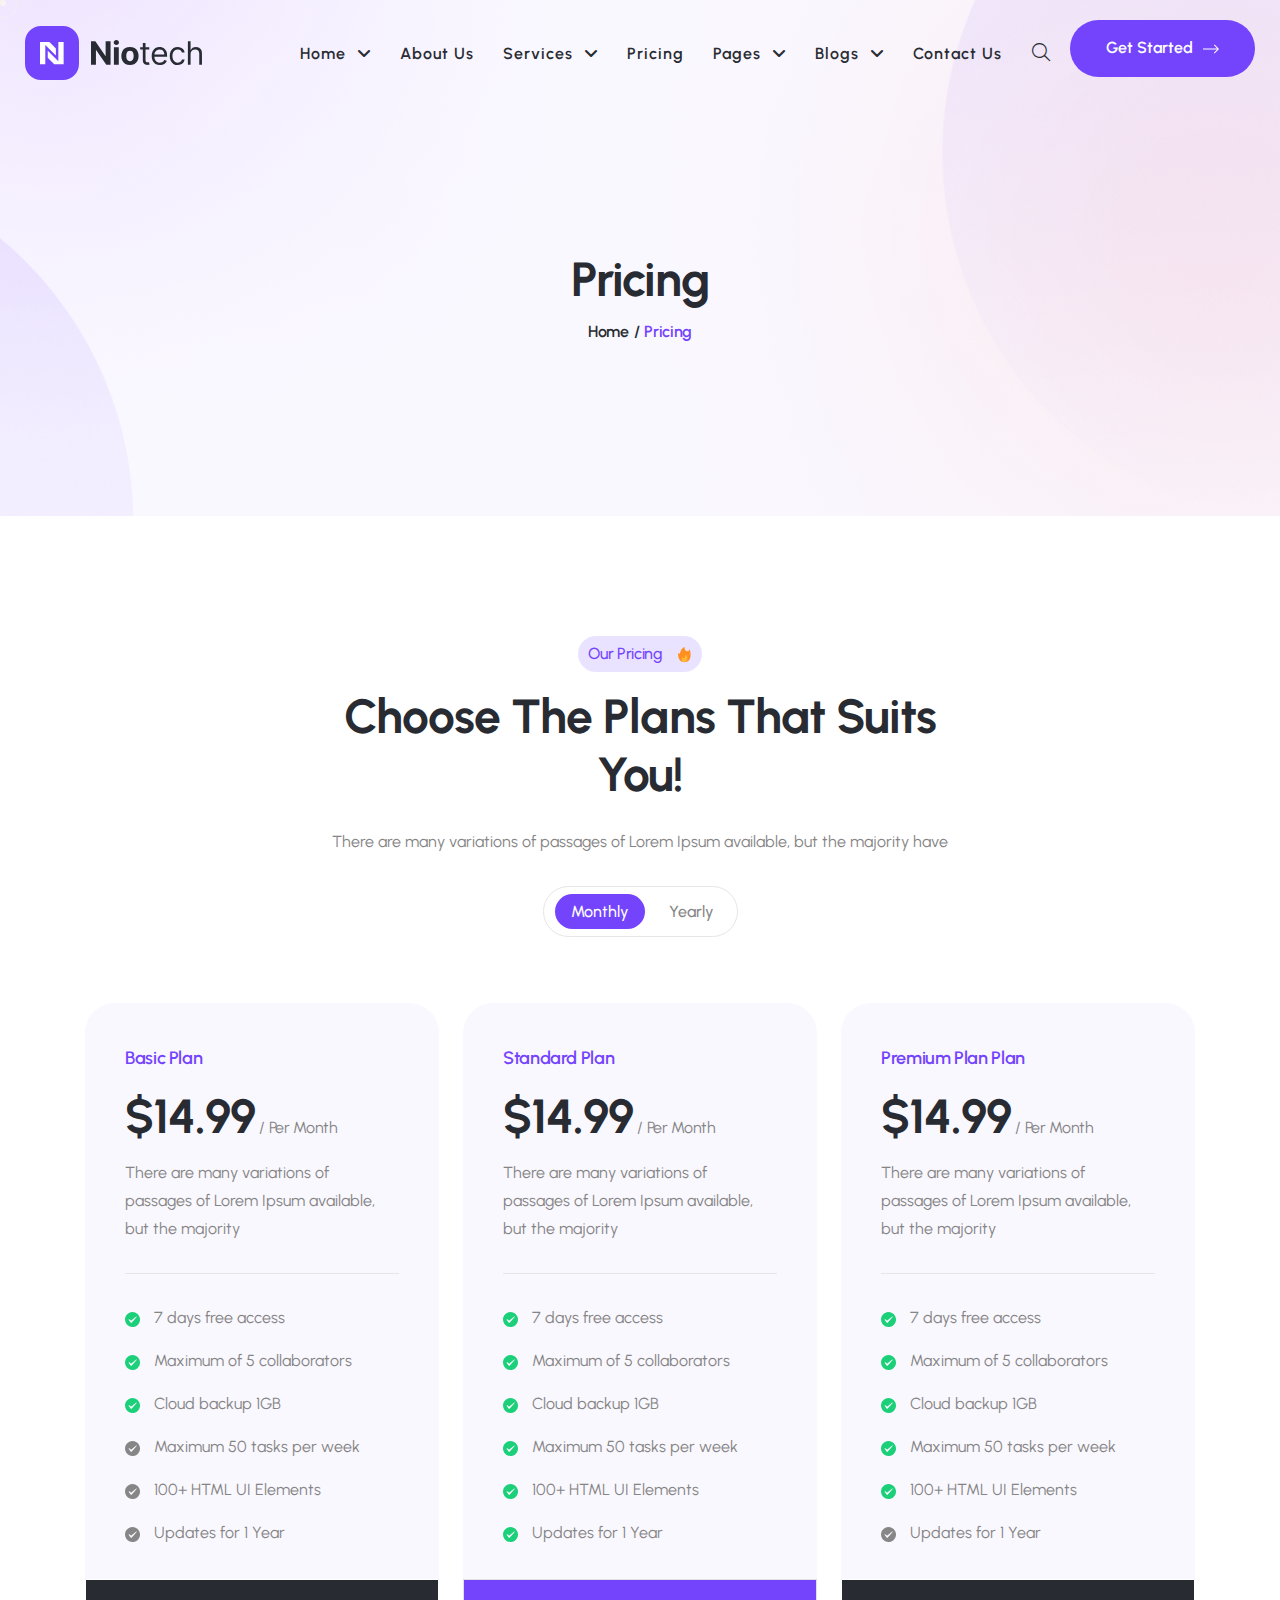
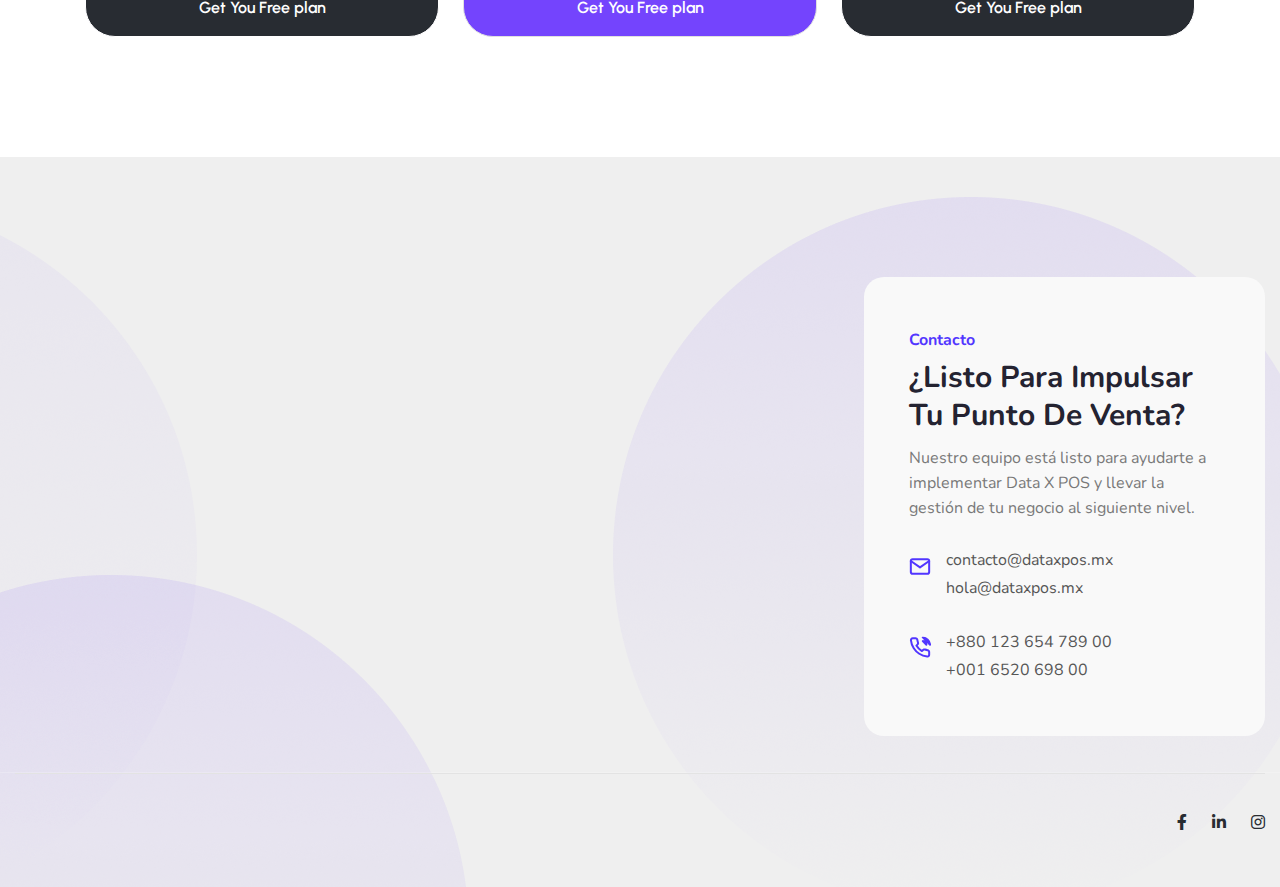
<file: pricing.html>
<!DOCTYPE html>
<html lang="zxx">
<!--<< Header Area >>-->

<head>
    <!-- ========== Meta Tags ========== -->
    <meta charset="UTF-8">
    <meta http-equiv="X-UA-Compatible" content="IE=edge">
    <meta name="viewport" content="width=device-width, initial-scale=1">
    <meta name="author" content="Gramentheme">
    <meta name="description" content="Niotech - App Landing HTML Template">
    <!-- ======== Page title ============ -->
    <title>Niotech - App Landing HTML Template</title>
    <!--<< Favcion >>-->
    <link rel="shortcut icon" href="assets/images/favicon.png">
    <!--<< Bootstrap min.css >>-->
    <link rel="stylesheet" href="assets/css/bootstrap.min.css">
    <!--<< All Min Css >>-->
    <link rel="stylesheet" href="assets/css/all.min.css">
    <!--<< Animate.css >>-->
    <link rel="stylesheet" href="assets/css/animate.css">
    <!--<< Magnific popup.css >>-->
    <link rel="stylesheet" href="assets/css/magnific-popup.css">
    <!--<< MeanMenu.css >>-->
    <link rel="stylesheet" href="assets/css/meanmenu.css">
    <!--<< Swiper Bundle.css >>-->
    <link rel="stylesheet" href="assets/css/swiper-bundle.min.css">
    <!--<< NiceSelect.css >>-->
    <link rel="stylesheet" href="assets/css/nice-select.css">
    <!--<< Main.css >>-->
    <link rel="stylesheet" href="assets/css/main.css">
</head>

<body>

    <!-- Preloader Start -->
    <div id="preloader" class="preloader">
        <div class="animation-preloader">
            <div class="spinner">
            </div>
            <div class="txt-loading">
                <span data-text-preloader="D" class="letters-loading">
                    D
                </span>
                <span data-text-preloader="A" class="letters-loading">
                    A
                </span>
                <span data-text-preloader="T" class="letters-loading">
                    T
                </span>
                <span data-text-preloader="T" class="letters-loading">
                    A
                </span>
                <span data-text-preloader="X" class="letters-loading">
                    X
                </span>
                <span data-text-preloader="P" class="letters-loading">
                    P
                </span>
                <span data-text-preloader="O" class="letters-loading">
                    O
                </span>
                <span data-text-preloader="S" class="letters-loading">
                    S
                </span>
            </div>
            <p class="text-center">Cargando</p>
        </div>
        <div class="loader">
            <div class="row">
                <div class="col-3 loader-section section-left">
                    <div class="bg"></div>
                </div>
                <div class="col-3 loader-section section-left">
                    <div class="bg"></div>
                </div>
                <div class="col-3 loader-section section-right">
                    <div class="bg"></div>
                </div>
                <div class="col-3 loader-section section-right">
                    <div class="bg"></div>
                </div>
            </div>
        </div>
    </div>

    <!-- Mouse Cursor Start -->
    <div class="mouse-cursor cursor-outer"></div>
    <div class="mouse-cursor cursor-inner"></div>

    <!-- Back To Top Start -->
    <button id="back-top" class="back-to-top">
        <i class="fa-solid fa-chevron-up"></i>
    </button>

    <!-- Offcanvas Area Start -->
    <div class="fix-area">
        <div class="offcanvas__info">
            <div class="offcanvas__wrapper">
                <div class="offcanvas__content">
                    <div class="offcanvas__top mb-5 d-flex justify-content-between align-items-center">
                        <div class="offcanvas__logo">
                            <a href="index.html">
                                <img src="assets/images/logo/logo2.svg" alt="logo-img">
                            </a>
                        </div>
                        <div class="offcanvas__close">
                            <button>
                                <i class="fas fa-times"></i>
                            </button>
                        </div>
                    </div>
                    <p class="text d-none d-xl-block">
                        Nullam dignissim, ante scelerisque the is euismod fermentum odio sem semper the is erat, a
                        feugiat leo urna eget eros. Duis Aenean a imperdiet risus.
                    </p>
                    <div class="mobile-menu fix mb-3"></div>
                    <div class="offcanvas__contact">
                        <h4>Contact Info</h4>
                        <ul>
                            <li class="d-flex align-items-center">
                                <div class="offcanvas__contact-icon">
                                    <i class="fal fa-map-marker-alt"></i>
                                </div>
                                <div class="offcanvas__contact-text">
                                    <a target="_blank" href="#">Main Street, Melbourne, Australia</a>
                                </div>
                            </li>
                            <li class="d-flex align-items-center">
                                <div class="offcanvas__contact-icon mr-15">
                                    <i class="fal fa-envelope"></i>
                                </div>
                                <div class="offcanvas__contact-text">
                                    <a href="mailto:info@example.com"><span
                                            class="mailto:info@example.com">info@example.com</span></a>
                                </div>
                            </li>
                            <li class="d-flex align-items-center">
                                <div class="offcanvas__contact-icon mr-15">
                                    <i class="fal fa-clock"></i>
                                </div>
                                <div class="offcanvas__contact-text">
                                    <a target="_blank" href="#">Mod-friday, 09am -05pm</a>
                                </div>
                            </li>
                            <li class="d-flex align-items-center">
                                <div class="offcanvas__contact-icon mr-15">
                                    <i class="far fa-phone"></i>
                                </div>
                                <div class="offcanvas__contact-text">
                                    <a href="tel:+11002345909">+11002345909</a>
                                </div>
                            </li>
                        </ul>
                        <div class="header-button mt-4">
                            <a href="contact.html" class="theme-btn text-center">
                                <span>Get A Quote<i class="fa-solid fa-arrow-right-long"></i></span>
                            </a>
                        </div>
                        <div class="social-icon d-flex align-items-center">
                            <a href="#"><i class="fab fa-facebook-f"></i></a>
                            <a href="#"><i class="fab fa-twitter"></i></a>
                            <a href="#"><i class="fab fa-youtube"></i></a>
                            <a href="#"><i class="fab fa-linkedin-in"></i></a>
                        </div>
                    </div>
                </div>
            </div>
        </div>
    </div>
    <div class="offcanvas__overlay"></div>


    <!-- Header Section Start -->
    <header class="header-section-3 top-0">
        <div id="header-sticky" class="header-3">
            <div class="container">
                <div class="mega-menu-wrapper">
                    <div class="header-main">
                        <div class="header-left">
                            <div class="logo">
                                <a href="index.html" class="header-logo">
                                    <img src="assets/images/logo/logo.svg" alt="logo-img">
                                </a>
                            </div>
                        </div>

                        <div class="header-right d-flex justify-content-end align-items-center">
                            <div class="mean__menu-wrapper">
                                <div class="main-menu">
                                    <nav id="mobile-menu">
                                        <ul>
                                           <li class="has-dropdown active menu-thumb">
                                                <a href="#">
                                                    Home
                                                    <i class="fas fa-angle-down"></i>
                                                </a>
                                                <ul class="submenu has-homemenu">
                                                    <li>
                                                        <div class="homemenu-items">
                                                            <div class="homemenu">
                                                                <div class="homemenu-thumb">
                                                                    <img src="assets/images/header/home-1.png"
                                                                        alt="img">
                                                                    <div class="demo-button">
                                                                        <a class="theme-btn" href="index.html">
                                                                            Multi Page
                                                                        </a>
                                                                        <a class="theme-btn" href="index-one-page.html">
                                                                            One Page
                                                                        </a>
                                                                    </div>
                                                                </div>
                                                                <div class="homemenu-content text-center">
                                                                    <h4 class="homemenu-title">
                                                                        Home 01
                                                                    </h4>
                                                                </div>
                                                            </div>
                                                            <div class="homemenu">
                                                                <div class="homemenu-thumb mb-15">
                                                                    <img src="assets/images/header/home-2.png"
                                                                        alt="img">
                                                                    <div class="demo-button">
                                                                        <a class="theme-btn" href="index2.html">
                                                                            Multi Page
                                                                        </a>
                                                                        <a class="theme-btn" href="index-two-page.html">
                                                                            One Page
                                                                        </a>
                                                                    </div>
                                                                </div>
                                                                <div class="homemenu-content text-center">
                                                                    <h4 class="homemenu-title">
                                                                        Home 02
                                                                    </h4>
                                                                </div>
                                                            </div>
                                                            <div class="homemenu">
                                                                <div class="homemenu-thumb mb-15">
                                                                    <img src="assets/images/header/home-3.png"
                                                                        alt="img">
                                                                    <div class="demo-button">
                                                                        <a class="theme-btn" href="index3.html">
                                                                            Multi Page
                                                                        </a>
                                                                        <a class="theme-btn" href="index-three-page.html">
                                                                            One Page
                                                                        </a>
                                                                    </div>
                                                                </div>
                                                                <div class="homemenu-content text-center">
                                                                    <h4 class="homemenu-title">
                                                                        Home 03
                                                                    </h4>
                                                                </div>
                                                            </div>
                                                        </div>
                                                    </li>
                                                </ul>
                                            </li>
                                            <li class="has-dropdown active d-xl-none">
                                                <a href="index.html" class="border-none">
                                                    Home
                                                    <i class="fa-regular fa-plus"></i>
                                                </a>
                                                <ul class="submenu">
                                                    <li><a href="index.html">Home 01</a></li>
                                                    <li><a href="index2.html">Home 02</a></li>
                                                    <li><a href="index3.html">Home 03</a></li>
                                                </ul>
                                            </li>
                                            <li>
                                                <a href="about.html">About Us</a>
                                            </li>
                                            <li>
                                                <a href="services.html">
                                                    Services
                                                    <i class="fas fa-angle-down"></i>
                                                </a>
                                                <ul class="submenu">
                                                    <li><a href="services.html">Services</a></li>
                                                    <li><a href="service-details.html">Service Details</a></li>
                                                </ul>
                                            </li>
                                            <li>
                                                <a href="pricing.html">
                                                    Pricing
                                                </a>
                                            </li>
                                            <li class="has-dropdown">
                                                <a href="#">
                                                    Pages
                                                    <i class="fas fa-angle-down"></i>
                                                </a>
                                                <ul class="submenu">
                                                    <li class="has-dropdown">
                                                        <a href="project1.html">
                                                            Project
                                                            <i class="fas fa-angle-down"></i>
                                                        </a>
                                                        <ul class="submenu">
                                                            <li><a href="project1.html">Project 01</a></li>
                                                            <li><a href="project2.html">Project 02</a></li>
                                                            <li><a href="project-details.html">Project Details</a></li>
                                                        </ul>
                                                    </li>
                                                    <li class="has-dropdown">
                                                        <a href="team.html">
                                                            Team
                                                            <i class="fas fa-angle-down"></i>
                                                        </a>
                                                        <ul class="submenu">
                                                            <li><a href="team.html">Team</a></li>
                                                            <li><a href="team-details.html">Team Details</a>
                                                            </li>
                                                        </ul>
                                                    </li>
                                                    <li><a href="faq.html">Faq's</a></li>
                                                </ul>
                                            </li>
                                            <li>
                                                <a href="blog.html">
                                                    Blogs
                                                    <i class="fas fa-angle-down"></i>
                                                </a>
                                                <ul class="submenu">
                                                    <li><a href="blog.html">Blog</a></li>
                                                    <li><a href="blog-standard.html">Blog Standard</a></li>
                                                    <li><a href="blog-left-sidebar.html">Blog Left Sidebar</a></li>
                                                    <li><a href="blog-details.html">Blog Details</a></li>
                                                </ul>
                                            </li>
                                            <li>
                                                <a href="contact.html">Contact Us</a>
                                            </li>
                                        </ul>
                                    </nav>
                                </div>
                            </div>
                            <a href="#0" class="search-trigger search-icon"><i class="fal fa-search"></i></a>
                            <div class="header-button">
                                <div class="btn-wrapper">
                                    <a href="contact.html"> <span class="theme-btn"> Get Started
                                            <svg xmlns="http://www.w3.org/2000/svg" width="16" height="16"
                                                viewBox="0 0 16 16" fill="none">
                                                <g clip-path="url(#clip0_199_939)">
                                                    <path
                                                        d="M11.6123 3.61183L10.8996 4.32455L14.0711 7.49604H0.000488281V8.50399H14.0711L10.8996 11.6754L11.6123 12.3882L16.0005 7.99998L11.6123 3.61183Z"
                                                        fill="white" />
                                                </g>
                                                <defs>
                                                    <clipPath id="clip0_199_939">
                                                        <rect width="16" height="16" fill="white"
                                                            transform="translate(0.000488281)" />
                                                    </clipPath>
                                                </defs>
                                            </svg>
                                        </span>
                                    </a>
                                </div>
                            </div>
                            <div class="header__hamburger d-block d-xl-none my-auto">
                                <div class="sidebar__toggle">
                                    <i class="fas fa-bars"></i>
                                </div>
                            </div>
                        </div>
                    </div>
                </div>
            </div>
        </div>
    </header>

    <!-- Search Area Start -->
    <div class="search-wrap">
        <div class="search-inner">
            <i class="fas fa-times search-close" id="search-close"></i>
            <div class="search-cell">
                <form method="get">
                    <div class="search-field-holder">
                        <input type="search" class="main-search-input" placeholder="Search...">
                    </div>
                </form>
            </div>
        </div>
    </div>

    <!-- Breadcumb Section S T A R T -->
    <div class="breadcumb-section fix">
        <div class="breadcumb-container-wrapper" data-bg-src="assets/images/bg/breadcumgBg.png">
            <div class="container">
                <div class="shape1"><img src="assets/images/shape/breadCumbShape1_1.png" alt="shape"></div>
                <div class="shape2"><img src="assets/images/shape/breadCumbShape1_2.png" alt="shape"></div>
                <div class="breadcumb-wrapper">
                    <div class="page-heading">
                        <h1>Pricing</h1>
                        <div class="links">
                            <a href="index.html">Home<span class="slash">/</span></a>Pricing
                        </div>
                    </div>
                </div>
            </div>
        </div>
    </div>

    <!-- Pricing Section S T A R T -->
    <section class="pricing-section section-padding fix">
        <div class="container">
            <div class="section-title text-center mxw-685 mx-auto">
                <div class="subtitle">
                    Our Pricing <img src="assets/images/icon/fireIcon.svg" alt="icon">
                </div>
                <h2 class="title">Choose The Plans That Suits You!</h2>
                <p class="text">There are many variations of passages of Lorem Ipsum available, but the majority have
                </p>
            </div>
            <div class="pricing-wrapper style1">
                <div class="tab-section d-flex justify-content-center align-items-center">
                    <ul class="nav nav-pills mb-3" id="pills-tab" role="tablist">
                        <li class="nav-item" role="presentation">
                            <button class="nav-link active" id="pills-monthly-tab" data-bs-toggle="pill"
                                data-bs-target="#pills-monthly" type="button" role="tab" aria-controls="pills-monthly"
                                aria-selected="true">Monthly</button>
                        </li>
                        <li class="nav-item" role="presentation">
                            <button class="nav-link" id="pills-yearly-tab" data-bs-toggle="pill"
                                data-bs-target="#pills-yearly" type="button" role="tab" aria-controls="pills-yearly"
                                aria-selected="false" tabindex="-1">Yearly</button>
                        </li>
                    </ul>
                </div>
                <div class="tab-content" id="pills-tabContent">
                    <div class="tab-pane fade active show" id="pills-monthly" role="tabpanel"
                        aria-labelledby="pills-monthly-tab">
                        <div class="row gy-5">
                            <div class="col-xl-4 col-md-6">
                                <div class="pricing-card style1">
                                    <div class="pricing-card-header">
                                        <h6>Basic Plan</h6>
                                        <div class="price-wrapper">
                                            <span class="price">$14.99</span> <span class="text"> / Per Month</span>
                                        </div>
                                        <p class="text">There are many variations of passages of Lorem Ipsum available,
                                            but the
                                            majority</p>
                                    </div>
                                    <div class="pricing-card-body">
                                        <ul class="checklist">
                                            <li><svg xmlns="http://www.w3.org/2000/svg" width="15" height="15"
                                                    viewBox="0 0 15 15" fill="none">
                                                    <path opacity="0.992" fill-rule="evenodd" clip-rule="evenodd"
                                                        d="M7.22393 0C10.1444 0.0048682 12.3871 1.22628 13.952 3.66423C15.1321 5.76513 15.3168 7.95136 14.5062 10.2229C13.3721 12.8859 11.3758 14.4614 8.51719 14.9495C5.62984 15.2424 3.28454 14.2622 1.48125 12.0088C-0.0776275 9.77987 -0.406074 7.37811 0.495906 4.80353C1.26674 2.9139 2.5754 1.53341 4.42187 0.662026C5.31983 0.270692 6.25384 0.0500183 7.22393 0ZM11.2269 4.43403C11.6225 4.43526 11.7508 4.62002 11.6118 4.98829C9.90797 6.93843 8.20413 8.8886 6.50032 10.8387C6.34295 10.9814 6.17359 10.9968 5.99226 10.8849C5.24811 9.89445 4.50399 8.904 3.75985 7.91352C3.63052 7.68883 3.67671 7.50922 3.89841 7.37466C3.99079 7.35412 4.08316 7.35412 4.17554 7.37466C4.74004 7.75441 5.30458 8.1342 5.86909 8.51396C6.02234 8.62678 6.18659 8.64729 6.36176 8.57554C7.97994 7.1872 9.60165 5.80667 11.2269 4.43403Z"
                                                        fill="#1AD079" />
                                                </svg> 7 days free access
                                            </li>
                                            <li><svg xmlns="http://www.w3.org/2000/svg" width="15" height="15"
                                                    viewBox="0 0 15 15" fill="none">
                                                    <path opacity="0.992" fill-rule="evenodd" clip-rule="evenodd"
                                                        d="M7.22393 0C10.1444 0.0048682 12.3871 1.22628 13.952 3.66423C15.1321 5.76513 15.3168 7.95136 14.5062 10.2229C13.3721 12.8859 11.3758 14.4614 8.51719 14.9495C5.62984 15.2424 3.28454 14.2622 1.48125 12.0088C-0.0776275 9.77987 -0.406074 7.37811 0.495906 4.80353C1.26674 2.9139 2.5754 1.53341 4.42187 0.662026C5.31983 0.270692 6.25384 0.0500183 7.22393 0ZM11.2269 4.43403C11.6225 4.43526 11.7508 4.62002 11.6118 4.98829C9.90797 6.93843 8.20413 8.8886 6.50032 10.8387C6.34295 10.9814 6.17359 10.9968 5.99226 10.8849C5.24811 9.89445 4.50399 8.904 3.75985 7.91352C3.63052 7.68883 3.67671 7.50922 3.89841 7.37466C3.99079 7.35412 4.08316 7.35412 4.17554 7.37466C4.74004 7.75441 5.30458 8.1342 5.86909 8.51396C6.02234 8.62678 6.18659 8.64729 6.36176 8.57554C7.97994 7.1872 9.60165 5.80667 11.2269 4.43403Z"
                                                        fill="#1AD079" />
                                                </svg> Maximum of 5 collaborators
                                            </li>
                                            <li><svg xmlns="http://www.w3.org/2000/svg" width="15" height="15"
                                                    viewBox="0 0 15 15" fill="none">
                                                    <path opacity="0.992" fill-rule="evenodd" clip-rule="evenodd"
                                                        d="M7.22393 0C10.1444 0.0048682 12.3871 1.22628 13.952 3.66423C15.1321 5.76513 15.3168 7.95136 14.5062 10.2229C13.3721 12.8859 11.3758 14.4614 8.51719 14.9495C5.62984 15.2424 3.28454 14.2622 1.48125 12.0088C-0.0776275 9.77987 -0.406074 7.37811 0.495906 4.80353C1.26674 2.9139 2.5754 1.53341 4.42187 0.662026C5.31983 0.270692 6.25384 0.0500183 7.22393 0ZM11.2269 4.43403C11.6225 4.43526 11.7508 4.62002 11.6118 4.98829C9.90797 6.93843 8.20413 8.8886 6.50032 10.8387C6.34295 10.9814 6.17359 10.9968 5.99226 10.8849C5.24811 9.89445 4.50399 8.904 3.75985 7.91352C3.63052 7.68883 3.67671 7.50922 3.89841 7.37466C3.99079 7.35412 4.08316 7.35412 4.17554 7.37466C4.74004 7.75441 5.30458 8.1342 5.86909 8.51396C6.02234 8.62678 6.18659 8.64729 6.36176 8.57554C7.97994 7.1872 9.60165 5.80667 11.2269 4.43403Z"
                                                        fill="#1AD079" />
                                                </svg> Cloud backup 1GB
                                            </li>
                                            <li><svg xmlns="http://www.w3.org/2000/svg" width="15" height="15"
                                                    viewBox="0 0 15 15" fill="none">
                                                    <path opacity="0.992" fill-rule="evenodd" clip-rule="evenodd"
                                                        d="M7.22393 0C10.1444 0.0048682 12.3871 1.22628 13.952 3.66423C15.1321 5.76513 15.3168 7.95136 14.5062 10.2229C13.3721 12.8859 11.3758 14.4614 8.51719 14.9495C5.62984 15.2424 3.28454 14.2622 1.48125 12.0088C-0.0776275 9.77987 -0.406074 7.37811 0.495906 4.80353C1.26674 2.9139 2.5754 1.53341 4.42187 0.662026C5.31983 0.270692 6.25384 0.0500183 7.22393 0ZM11.2269 4.43403C11.6225 4.43526 11.7508 4.62002 11.6118 4.98829C9.90797 6.93843 8.20413 8.8886 6.50032 10.8387C6.34295 10.9814 6.17359 10.9968 5.99226 10.8849C5.24811 9.89445 4.50399 8.904 3.75985 7.91352C3.63052 7.68883 3.67671 7.50922 3.89841 7.37466C3.99079 7.35412 4.08316 7.35412 4.17554 7.37466C4.74004 7.75441 5.30458 8.1342 5.86909 8.51396C6.02234 8.62678 6.18659 8.64729 6.36176 8.57554C7.97994 7.1872 9.60165 5.80667 11.2269 4.43403Z"
                                                        fill="#858585" />
                                                </svg> Maximum 50 tasks per week
                                            </li>
                                            <li><svg xmlns="http://www.w3.org/2000/svg" width="15" height="15"
                                                    viewBox="0 0 15 15" fill="none">
                                                    <path opacity="0.992" fill-rule="evenodd" clip-rule="evenodd"
                                                        d="M7.22393 0C10.1444 0.0048682 12.3871 1.22628 13.952 3.66423C15.1321 5.76513 15.3168 7.95136 14.5062 10.2229C13.3721 12.8859 11.3758 14.4614 8.51719 14.9495C5.62984 15.2424 3.28454 14.2622 1.48125 12.0088C-0.0776275 9.77987 -0.406074 7.37811 0.495906 4.80353C1.26674 2.9139 2.5754 1.53341 4.42187 0.662026C5.31983 0.270692 6.25384 0.0500183 7.22393 0ZM11.2269 4.43403C11.6225 4.43526 11.7508 4.62002 11.6118 4.98829C9.90797 6.93843 8.20413 8.8886 6.50032 10.8387C6.34295 10.9814 6.17359 10.9968 5.99226 10.8849C5.24811 9.89445 4.50399 8.904 3.75985 7.91352C3.63052 7.68883 3.67671 7.50922 3.89841 7.37466C3.99079 7.35412 4.08316 7.35412 4.17554 7.37466C4.74004 7.75441 5.30458 8.1342 5.86909 8.51396C6.02234 8.62678 6.18659 8.64729 6.36176 8.57554C7.97994 7.1872 9.60165 5.80667 11.2269 4.43403Z"
                                                        fill="#858585" />
                                                </svg> 100+ HTML UI Elements
                                            </li>
                                            <li><svg xmlns="http://www.w3.org/2000/svg" width="15" height="15"
                                                    viewBox="0 0 15 15" fill="none">
                                                    <path opacity="0.992" fill-rule="evenodd" clip-rule="evenodd"
                                                        d="M7.22393 0C10.1444 0.0048682 12.3871 1.22628 13.952 3.66423C15.1321 5.76513 15.3168 7.95136 14.5062 10.2229C13.3721 12.8859 11.3758 14.4614 8.51719 14.9495C5.62984 15.2424 3.28454 14.2622 1.48125 12.0088C-0.0776275 9.77987 -0.406074 7.37811 0.495906 4.80353C1.26674 2.9139 2.5754 1.53341 4.42187 0.662026C5.31983 0.270692 6.25384 0.0500183 7.22393 0ZM11.2269 4.43403C11.6225 4.43526 11.7508 4.62002 11.6118 4.98829C9.90797 6.93843 8.20413 8.8886 6.50032 10.8387C6.34295 10.9814 6.17359 10.9968 5.99226 10.8849C5.24811 9.89445 4.50399 8.904 3.75985 7.91352C3.63052 7.68883 3.67671 7.50922 3.89841 7.37466C3.99079 7.35412 4.08316 7.35412 4.17554 7.37466C4.74004 7.75441 5.30458 8.1342 5.86909 8.51396C6.02234 8.62678 6.18659 8.64729 6.36176 8.57554C7.97994 7.1872 9.60165 5.80667 11.2269 4.43403Z"
                                                        fill="#858585" />
                                                </svg> Updates for 1 Year
                                            </li>
                                        </ul>
                                    </div>
                                    <a class="theme-btn style5" href="pricing.html"> Get You Free plan </a>
                                </div>
                            </div>
                            <div class="col-xl-4 col-md-6">
                                <div class="pricing-card style1">
                                    <div class="pricing-card-header">
                                        <h6>Standard Plan</h6>
                                        <div class="price-wrapper">
                                            <span class="price">$14.99</span> <span class="text"> / Per Month</span>
                                        </div>
                                        <p class="text">There are many variations of passages of Lorem Ipsum available,
                                            but the
                                            majority</p>
                                    </div>
                                    <div class="pricing-card-body">
                                        <ul class="checklist">
                                            <li><svg xmlns="http://www.w3.org/2000/svg" width="15" height="15"
                                                    viewBox="0 0 15 15" fill="none">
                                                    <path opacity="0.992" fill-rule="evenodd" clip-rule="evenodd"
                                                        d="M7.22393 0C10.1444 0.0048682 12.3871 1.22628 13.952 3.66423C15.1321 5.76513 15.3168 7.95136 14.5062 10.2229C13.3721 12.8859 11.3758 14.4614 8.51719 14.9495C5.62984 15.2424 3.28454 14.2622 1.48125 12.0088C-0.0776275 9.77987 -0.406074 7.37811 0.495906 4.80353C1.26674 2.9139 2.5754 1.53341 4.42187 0.662026C5.31983 0.270692 6.25384 0.0500183 7.22393 0ZM11.2269 4.43403C11.6225 4.43526 11.7508 4.62002 11.6118 4.98829C9.90797 6.93843 8.20413 8.8886 6.50032 10.8387C6.34295 10.9814 6.17359 10.9968 5.99226 10.8849C5.24811 9.89445 4.50399 8.904 3.75985 7.91352C3.63052 7.68883 3.67671 7.50922 3.89841 7.37466C3.99079 7.35412 4.08316 7.35412 4.17554 7.37466C4.74004 7.75441 5.30458 8.1342 5.86909 8.51396C6.02234 8.62678 6.18659 8.64729 6.36176 8.57554C7.97994 7.1872 9.60165 5.80667 11.2269 4.43403Z"
                                                        fill="#1AD079" />
                                                </svg> 7 days free access
                                            </li>
                                            <li><svg xmlns="http://www.w3.org/2000/svg" width="15" height="15"
                                                    viewBox="0 0 15 15" fill="none">
                                                    <path opacity="0.992" fill-rule="evenodd" clip-rule="evenodd"
                                                        d="M7.22393 0C10.1444 0.0048682 12.3871 1.22628 13.952 3.66423C15.1321 5.76513 15.3168 7.95136 14.5062 10.2229C13.3721 12.8859 11.3758 14.4614 8.51719 14.9495C5.62984 15.2424 3.28454 14.2622 1.48125 12.0088C-0.0776275 9.77987 -0.406074 7.37811 0.495906 4.80353C1.26674 2.9139 2.5754 1.53341 4.42187 0.662026C5.31983 0.270692 6.25384 0.0500183 7.22393 0ZM11.2269 4.43403C11.6225 4.43526 11.7508 4.62002 11.6118 4.98829C9.90797 6.93843 8.20413 8.8886 6.50032 10.8387C6.34295 10.9814 6.17359 10.9968 5.99226 10.8849C5.24811 9.89445 4.50399 8.904 3.75985 7.91352C3.63052 7.68883 3.67671 7.50922 3.89841 7.37466C3.99079 7.35412 4.08316 7.35412 4.17554 7.37466C4.74004 7.75441 5.30458 8.1342 5.86909 8.51396C6.02234 8.62678 6.18659 8.64729 6.36176 8.57554C7.97994 7.1872 9.60165 5.80667 11.2269 4.43403Z"
                                                        fill="#1AD079" />
                                                </svg> Maximum of 5 collaborators
                                            </li>
                                            <li><svg xmlns="http://www.w3.org/2000/svg" width="15" height="15"
                                                    viewBox="0 0 15 15" fill="none">
                                                    <path opacity="0.992" fill-rule="evenodd" clip-rule="evenodd"
                                                        d="M7.22393 0C10.1444 0.0048682 12.3871 1.22628 13.952 3.66423C15.1321 5.76513 15.3168 7.95136 14.5062 10.2229C13.3721 12.8859 11.3758 14.4614 8.51719 14.9495C5.62984 15.2424 3.28454 14.2622 1.48125 12.0088C-0.0776275 9.77987 -0.406074 7.37811 0.495906 4.80353C1.26674 2.9139 2.5754 1.53341 4.42187 0.662026C5.31983 0.270692 6.25384 0.0500183 7.22393 0ZM11.2269 4.43403C11.6225 4.43526 11.7508 4.62002 11.6118 4.98829C9.90797 6.93843 8.20413 8.8886 6.50032 10.8387C6.34295 10.9814 6.17359 10.9968 5.99226 10.8849C5.24811 9.89445 4.50399 8.904 3.75985 7.91352C3.63052 7.68883 3.67671 7.50922 3.89841 7.37466C3.99079 7.35412 4.08316 7.35412 4.17554 7.37466C4.74004 7.75441 5.30458 8.1342 5.86909 8.51396C6.02234 8.62678 6.18659 8.64729 6.36176 8.57554C7.97994 7.1872 9.60165 5.80667 11.2269 4.43403Z"
                                                        fill="#1AD079" />
                                                </svg> Cloud backup 1GB
                                            </li>
                                            <li><svg xmlns="http://www.w3.org/2000/svg" width="15" height="15"
                                                    viewBox="0 0 15 15" fill="none">
                                                    <path opacity="0.992" fill-rule="evenodd" clip-rule="evenodd"
                                                        d="M7.22393 0C10.1444 0.0048682 12.3871 1.22628 13.952 3.66423C15.1321 5.76513 15.3168 7.95136 14.5062 10.2229C13.3721 12.8859 11.3758 14.4614 8.51719 14.9495C5.62984 15.2424 3.28454 14.2622 1.48125 12.0088C-0.0776275 9.77987 -0.406074 7.37811 0.495906 4.80353C1.26674 2.9139 2.5754 1.53341 4.42187 0.662026C5.31983 0.270692 6.25384 0.0500183 7.22393 0ZM11.2269 4.43403C11.6225 4.43526 11.7508 4.62002 11.6118 4.98829C9.90797 6.93843 8.20413 8.8886 6.50032 10.8387C6.34295 10.9814 6.17359 10.9968 5.99226 10.8849C5.24811 9.89445 4.50399 8.904 3.75985 7.91352C3.63052 7.68883 3.67671 7.50922 3.89841 7.37466C3.99079 7.35412 4.08316 7.35412 4.17554 7.37466C4.74004 7.75441 5.30458 8.1342 5.86909 8.51396C6.02234 8.62678 6.18659 8.64729 6.36176 8.57554C7.97994 7.1872 9.60165 5.80667 11.2269 4.43403Z"
                                                        fill="#1AD079" />
                                                </svg> Maximum 50 tasks per week
                                            </li>
                                            <li><svg xmlns="http://www.w3.org/2000/svg" width="15" height="15"
                                                    viewBox="0 0 15 15" fill="none">
                                                    <path opacity="0.992" fill-rule="evenodd" clip-rule="evenodd"
                                                        d="M7.22393 0C10.1444 0.0048682 12.3871 1.22628 13.952 3.66423C15.1321 5.76513 15.3168 7.95136 14.5062 10.2229C13.3721 12.8859 11.3758 14.4614 8.51719 14.9495C5.62984 15.2424 3.28454 14.2622 1.48125 12.0088C-0.0776275 9.77987 -0.406074 7.37811 0.495906 4.80353C1.26674 2.9139 2.5754 1.53341 4.42187 0.662026C5.31983 0.270692 6.25384 0.0500183 7.22393 0ZM11.2269 4.43403C11.6225 4.43526 11.7508 4.62002 11.6118 4.98829C9.90797 6.93843 8.20413 8.8886 6.50032 10.8387C6.34295 10.9814 6.17359 10.9968 5.99226 10.8849C5.24811 9.89445 4.50399 8.904 3.75985 7.91352C3.63052 7.68883 3.67671 7.50922 3.89841 7.37466C3.99079 7.35412 4.08316 7.35412 4.17554 7.37466C4.74004 7.75441 5.30458 8.1342 5.86909 8.51396C6.02234 8.62678 6.18659 8.64729 6.36176 8.57554C7.97994 7.1872 9.60165 5.80667 11.2269 4.43403Z"
                                                        fill="#1AD079" />
                                                </svg> 100+ HTML UI Elements
                                            </li>
                                            <li><svg xmlns="http://www.w3.org/2000/svg" width="15" height="15"
                                                    viewBox="0 0 15 15" fill="none">
                                                    <path opacity="0.992" fill-rule="evenodd" clip-rule="evenodd"
                                                        d="M7.22393 0C10.1444 0.0048682 12.3871 1.22628 13.952 3.66423C15.1321 5.76513 15.3168 7.95136 14.5062 10.2229C13.3721 12.8859 11.3758 14.4614 8.51719 14.9495C5.62984 15.2424 3.28454 14.2622 1.48125 12.0088C-0.0776275 9.77987 -0.406074 7.37811 0.495906 4.80353C1.26674 2.9139 2.5754 1.53341 4.42187 0.662026C5.31983 0.270692 6.25384 0.0500183 7.22393 0ZM11.2269 4.43403C11.6225 4.43526 11.7508 4.62002 11.6118 4.98829C9.90797 6.93843 8.20413 8.8886 6.50032 10.8387C6.34295 10.9814 6.17359 10.9968 5.99226 10.8849C5.24811 9.89445 4.50399 8.904 3.75985 7.91352C3.63052 7.68883 3.67671 7.50922 3.89841 7.37466C3.99079 7.35412 4.08316 7.35412 4.17554 7.37466C4.74004 7.75441 5.30458 8.1342 5.86909 8.51396C6.02234 8.62678 6.18659 8.64729 6.36176 8.57554C7.97994 7.1872 9.60165 5.80667 11.2269 4.43403Z"
                                                        fill="#1AD079" />
                                                </svg> Updates for 1 Year
                                            </li>
                                        </ul>
                                    </div>
                                    <a class="theme-btn style4" href="pricing.html"> Get You Free plan </a>
                                </div>
                            </div>
                            <div class="col-xl-4 col-md-6">
                                <div class="pricing-card style1">
                                    <div class="pricing-card-header">
                                        <h6>Premium Plan Plan</h6>
                                        <div class="price-wrapper">
                                            <span class="price">$14.99</span> <span class="text"> / Per Month</span>
                                        </div>
                                        <p class="text">There are many variations of passages of Lorem Ipsum available,
                                            but the
                                            majority</p>
                                    </div>
                                    <div class="pricing-card-body">
                                        <ul class="checklist">
                                            <li><svg xmlns="http://www.w3.org/2000/svg" width="15" height="15"
                                                    viewBox="0 0 15 15" fill="none">
                                                    <path opacity="0.992" fill-rule="evenodd" clip-rule="evenodd"
                                                        d="M7.22393 0C10.1444 0.0048682 12.3871 1.22628 13.952 3.66423C15.1321 5.76513 15.3168 7.95136 14.5062 10.2229C13.3721 12.8859 11.3758 14.4614 8.51719 14.9495C5.62984 15.2424 3.28454 14.2622 1.48125 12.0088C-0.0776275 9.77987 -0.406074 7.37811 0.495906 4.80353C1.26674 2.9139 2.5754 1.53341 4.42187 0.662026C5.31983 0.270692 6.25384 0.0500183 7.22393 0ZM11.2269 4.43403C11.6225 4.43526 11.7508 4.62002 11.6118 4.98829C9.90797 6.93843 8.20413 8.8886 6.50032 10.8387C6.34295 10.9814 6.17359 10.9968 5.99226 10.8849C5.24811 9.89445 4.50399 8.904 3.75985 7.91352C3.63052 7.68883 3.67671 7.50922 3.89841 7.37466C3.99079 7.35412 4.08316 7.35412 4.17554 7.37466C4.74004 7.75441 5.30458 8.1342 5.86909 8.51396C6.02234 8.62678 6.18659 8.64729 6.36176 8.57554C7.97994 7.1872 9.60165 5.80667 11.2269 4.43403Z"
                                                        fill="#1AD079" />
                                                </svg> 7 days free access
                                            </li>
                                            <li><svg xmlns="http://www.w3.org/2000/svg" width="15" height="15"
                                                    viewBox="0 0 15 15" fill="none">
                                                    <path opacity="0.992" fill-rule="evenodd" clip-rule="evenodd"
                                                        d="M7.22393 0C10.1444 0.0048682 12.3871 1.22628 13.952 3.66423C15.1321 5.76513 15.3168 7.95136 14.5062 10.2229C13.3721 12.8859 11.3758 14.4614 8.51719 14.9495C5.62984 15.2424 3.28454 14.2622 1.48125 12.0088C-0.0776275 9.77987 -0.406074 7.37811 0.495906 4.80353C1.26674 2.9139 2.5754 1.53341 4.42187 0.662026C5.31983 0.270692 6.25384 0.0500183 7.22393 0ZM11.2269 4.43403C11.6225 4.43526 11.7508 4.62002 11.6118 4.98829C9.90797 6.93843 8.20413 8.8886 6.50032 10.8387C6.34295 10.9814 6.17359 10.9968 5.99226 10.8849C5.24811 9.89445 4.50399 8.904 3.75985 7.91352C3.63052 7.68883 3.67671 7.50922 3.89841 7.37466C3.99079 7.35412 4.08316 7.35412 4.17554 7.37466C4.74004 7.75441 5.30458 8.1342 5.86909 8.51396C6.02234 8.62678 6.18659 8.64729 6.36176 8.57554C7.97994 7.1872 9.60165 5.80667 11.2269 4.43403Z"
                                                        fill="#1AD079" />
                                                </svg> Maximum of 5 collaborators
                                            </li>
                                            <li><svg xmlns="http://www.w3.org/2000/svg" width="15" height="15"
                                                    viewBox="0 0 15 15" fill="none">
                                                    <path opacity="0.992" fill-rule="evenodd" clip-rule="evenodd"
                                                        d="M7.22393 0C10.1444 0.0048682 12.3871 1.22628 13.952 3.66423C15.1321 5.76513 15.3168 7.95136 14.5062 10.2229C13.3721 12.8859 11.3758 14.4614 8.51719 14.9495C5.62984 15.2424 3.28454 14.2622 1.48125 12.0088C-0.0776275 9.77987 -0.406074 7.37811 0.495906 4.80353C1.26674 2.9139 2.5754 1.53341 4.42187 0.662026C5.31983 0.270692 6.25384 0.0500183 7.22393 0ZM11.2269 4.43403C11.6225 4.43526 11.7508 4.62002 11.6118 4.98829C9.90797 6.93843 8.20413 8.8886 6.50032 10.8387C6.34295 10.9814 6.17359 10.9968 5.99226 10.8849C5.24811 9.89445 4.50399 8.904 3.75985 7.91352C3.63052 7.68883 3.67671 7.50922 3.89841 7.37466C3.99079 7.35412 4.08316 7.35412 4.17554 7.37466C4.74004 7.75441 5.30458 8.1342 5.86909 8.51396C6.02234 8.62678 6.18659 8.64729 6.36176 8.57554C7.97994 7.1872 9.60165 5.80667 11.2269 4.43403Z"
                                                        fill="#1AD079" />
                                                </svg> Cloud backup 1GB
                                            </li>
                                            <li><svg xmlns="http://www.w3.org/2000/svg" width="15" height="15"
                                                    viewBox="0 0 15 15" fill="none">
                                                    <path opacity="0.992" fill-rule="evenodd" clip-rule="evenodd"
                                                        d="M7.22393 0C10.1444 0.0048682 12.3871 1.22628 13.952 3.66423C15.1321 5.76513 15.3168 7.95136 14.5062 10.2229C13.3721 12.8859 11.3758 14.4614 8.51719 14.9495C5.62984 15.2424 3.28454 14.2622 1.48125 12.0088C-0.0776275 9.77987 -0.406074 7.37811 0.495906 4.80353C1.26674 2.9139 2.5754 1.53341 4.42187 0.662026C5.31983 0.270692 6.25384 0.0500183 7.22393 0ZM11.2269 4.43403C11.6225 4.43526 11.7508 4.62002 11.6118 4.98829C9.90797 6.93843 8.20413 8.8886 6.50032 10.8387C6.34295 10.9814 6.17359 10.9968 5.99226 10.8849C5.24811 9.89445 4.50399 8.904 3.75985 7.91352C3.63052 7.68883 3.67671 7.50922 3.89841 7.37466C3.99079 7.35412 4.08316 7.35412 4.17554 7.37466C4.74004 7.75441 5.30458 8.1342 5.86909 8.51396C6.02234 8.62678 6.18659 8.64729 6.36176 8.57554C7.97994 7.1872 9.60165 5.80667 11.2269 4.43403Z"
                                                        fill="#1AD079" />
                                                </svg> Maximum 50 tasks per week
                                            </li>
                                            <li><svg xmlns="http://www.w3.org/2000/svg" width="15" height="15"
                                                    viewBox="0 0 15 15" fill="none">
                                                    <path opacity="0.992" fill-rule="evenodd" clip-rule="evenodd"
                                                        d="M7.22393 0C10.1444 0.0048682 12.3871 1.22628 13.952 3.66423C15.1321 5.76513 15.3168 7.95136 14.5062 10.2229C13.3721 12.8859 11.3758 14.4614 8.51719 14.9495C5.62984 15.2424 3.28454 14.2622 1.48125 12.0088C-0.0776275 9.77987 -0.406074 7.37811 0.495906 4.80353C1.26674 2.9139 2.5754 1.53341 4.42187 0.662026C5.31983 0.270692 6.25384 0.0500183 7.22393 0ZM11.2269 4.43403C11.6225 4.43526 11.7508 4.62002 11.6118 4.98829C9.90797 6.93843 8.20413 8.8886 6.50032 10.8387C6.34295 10.9814 6.17359 10.9968 5.99226 10.8849C5.24811 9.89445 4.50399 8.904 3.75985 7.91352C3.63052 7.68883 3.67671 7.50922 3.89841 7.37466C3.99079 7.35412 4.08316 7.35412 4.17554 7.37466C4.74004 7.75441 5.30458 8.1342 5.86909 8.51396C6.02234 8.62678 6.18659 8.64729 6.36176 8.57554C7.97994 7.1872 9.60165 5.80667 11.2269 4.43403Z"
                                                        fill="#1AD079" />
                                                </svg> 100+ HTML UI Elements
                                            </li>
                                            <li><svg xmlns="http://www.w3.org/2000/svg" width="15" height="15"
                                                    viewBox="0 0 15 15" fill="none">
                                                    <path opacity="0.992" fill-rule="evenodd" clip-rule="evenodd"
                                                        d="M7.22393 0C10.1444 0.0048682 12.3871 1.22628 13.952 3.66423C15.1321 5.76513 15.3168 7.95136 14.5062 10.2229C13.3721 12.8859 11.3758 14.4614 8.51719 14.9495C5.62984 15.2424 3.28454 14.2622 1.48125 12.0088C-0.0776275 9.77987 -0.406074 7.37811 0.495906 4.80353C1.26674 2.9139 2.5754 1.53341 4.42187 0.662026C5.31983 0.270692 6.25384 0.0500183 7.22393 0ZM11.2269 4.43403C11.6225 4.43526 11.7508 4.62002 11.6118 4.98829C9.90797 6.93843 8.20413 8.8886 6.50032 10.8387C6.34295 10.9814 6.17359 10.9968 5.99226 10.8849C5.24811 9.89445 4.50399 8.904 3.75985 7.91352C3.63052 7.68883 3.67671 7.50922 3.89841 7.37466C3.99079 7.35412 4.08316 7.35412 4.17554 7.37466C4.74004 7.75441 5.30458 8.1342 5.86909 8.51396C6.02234 8.62678 6.18659 8.64729 6.36176 8.57554C7.97994 7.1872 9.60165 5.80667 11.2269 4.43403Z"
                                                        fill="#858585" />
                                                </svg> Updates for 1 Year
                                            </li>
                                        </ul>
                                    </div>
                                    <a class="theme-btn style5" href="pricing.html"> Get You Free plan </a>
                                </div>
                            </div>
                        </div>
                    </div>
                    <div class="tab-pane fade" id="pills-yearly" role="tabpanel" aria-labelledby="pills-yearly-tab">
                        <div class="row gy-5">
                            <div class="col-xl-4 col-md-6">
                                <div class="pricing-card style1">
                                    <div class="pricing-card-header">
                                        <h6>Basic Plan</h6>
                                        <div class="price-wrapper">
                                            <span class="price">$34.99</span> <span class="text"> / Per Month</span>
                                        </div>
                                        <p class="text">There are many variations of passages of Lorem Ipsum available,
                                            but the
                                            majority</p>
                                    </div>
                                    <div class="pricing-card-body">
                                        <ul class="checklist">
                                            <li><svg xmlns="http://www.w3.org/2000/svg" width="15" height="15"
                                                    viewBox="0 0 15 15" fill="none">
                                                    <path opacity="0.992" fill-rule="evenodd" clip-rule="evenodd"
                                                        d="M7.22393 0C10.1444 0.0048682 12.3871 1.22628 13.952 3.66423C15.1321 5.76513 15.3168 7.95136 14.5062 10.2229C13.3721 12.8859 11.3758 14.4614 8.51719 14.9495C5.62984 15.2424 3.28454 14.2622 1.48125 12.0088C-0.0776275 9.77987 -0.406074 7.37811 0.495906 4.80353C1.26674 2.9139 2.5754 1.53341 4.42187 0.662026C5.31983 0.270692 6.25384 0.0500183 7.22393 0ZM11.2269 4.43403C11.6225 4.43526 11.7508 4.62002 11.6118 4.98829C9.90797 6.93843 8.20413 8.8886 6.50032 10.8387C6.34295 10.9814 6.17359 10.9968 5.99226 10.8849C5.24811 9.89445 4.50399 8.904 3.75985 7.91352C3.63052 7.68883 3.67671 7.50922 3.89841 7.37466C3.99079 7.35412 4.08316 7.35412 4.17554 7.37466C4.74004 7.75441 5.30458 8.1342 5.86909 8.51396C6.02234 8.62678 6.18659 8.64729 6.36176 8.57554C7.97994 7.1872 9.60165 5.80667 11.2269 4.43403Z"
                                                        fill="#1AD079" />
                                                </svg> 7 days free access
                                            </li>
                                            <li><svg xmlns="http://www.w3.org/2000/svg" width="15" height="15"
                                                    viewBox="0 0 15 15" fill="none">
                                                    <path opacity="0.992" fill-rule="evenodd" clip-rule="evenodd"
                                                        d="M7.22393 0C10.1444 0.0048682 12.3871 1.22628 13.952 3.66423C15.1321 5.76513 15.3168 7.95136 14.5062 10.2229C13.3721 12.8859 11.3758 14.4614 8.51719 14.9495C5.62984 15.2424 3.28454 14.2622 1.48125 12.0088C-0.0776275 9.77987 -0.406074 7.37811 0.495906 4.80353C1.26674 2.9139 2.5754 1.53341 4.42187 0.662026C5.31983 0.270692 6.25384 0.0500183 7.22393 0ZM11.2269 4.43403C11.6225 4.43526 11.7508 4.62002 11.6118 4.98829C9.90797 6.93843 8.20413 8.8886 6.50032 10.8387C6.34295 10.9814 6.17359 10.9968 5.99226 10.8849C5.24811 9.89445 4.50399 8.904 3.75985 7.91352C3.63052 7.68883 3.67671 7.50922 3.89841 7.37466C3.99079 7.35412 4.08316 7.35412 4.17554 7.37466C4.74004 7.75441 5.30458 8.1342 5.86909 8.51396C6.02234 8.62678 6.18659 8.64729 6.36176 8.57554C7.97994 7.1872 9.60165 5.80667 11.2269 4.43403Z"
                                                        fill="#1AD079" />
                                                </svg> Maximum of 5 collaborators
                                            </li>
                                            <li><svg xmlns="http://www.w3.org/2000/svg" width="15" height="15"
                                                    viewBox="0 0 15 15" fill="none">
                                                    <path opacity="0.992" fill-rule="evenodd" clip-rule="evenodd"
                                                        d="M7.22393 0C10.1444 0.0048682 12.3871 1.22628 13.952 3.66423C15.1321 5.76513 15.3168 7.95136 14.5062 10.2229C13.3721 12.8859 11.3758 14.4614 8.51719 14.9495C5.62984 15.2424 3.28454 14.2622 1.48125 12.0088C-0.0776275 9.77987 -0.406074 7.37811 0.495906 4.80353C1.26674 2.9139 2.5754 1.53341 4.42187 0.662026C5.31983 0.270692 6.25384 0.0500183 7.22393 0ZM11.2269 4.43403C11.6225 4.43526 11.7508 4.62002 11.6118 4.98829C9.90797 6.93843 8.20413 8.8886 6.50032 10.8387C6.34295 10.9814 6.17359 10.9968 5.99226 10.8849C5.24811 9.89445 4.50399 8.904 3.75985 7.91352C3.63052 7.68883 3.67671 7.50922 3.89841 7.37466C3.99079 7.35412 4.08316 7.35412 4.17554 7.37466C4.74004 7.75441 5.30458 8.1342 5.86909 8.51396C6.02234 8.62678 6.18659 8.64729 6.36176 8.57554C7.97994 7.1872 9.60165 5.80667 11.2269 4.43403Z"
                                                        fill="#1AD079" />
                                                </svg> Cloud backup 1GB
                                            </li>
                                            <li><svg xmlns="http://www.w3.org/2000/svg" width="15" height="15"
                                                    viewBox="0 0 15 15" fill="none">
                                                    <path opacity="0.992" fill-rule="evenodd" clip-rule="evenodd"
                                                        d="M7.22393 0C10.1444 0.0048682 12.3871 1.22628 13.952 3.66423C15.1321 5.76513 15.3168 7.95136 14.5062 10.2229C13.3721 12.8859 11.3758 14.4614 8.51719 14.9495C5.62984 15.2424 3.28454 14.2622 1.48125 12.0088C-0.0776275 9.77987 -0.406074 7.37811 0.495906 4.80353C1.26674 2.9139 2.5754 1.53341 4.42187 0.662026C5.31983 0.270692 6.25384 0.0500183 7.22393 0ZM11.2269 4.43403C11.6225 4.43526 11.7508 4.62002 11.6118 4.98829C9.90797 6.93843 8.20413 8.8886 6.50032 10.8387C6.34295 10.9814 6.17359 10.9968 5.99226 10.8849C5.24811 9.89445 4.50399 8.904 3.75985 7.91352C3.63052 7.68883 3.67671 7.50922 3.89841 7.37466C3.99079 7.35412 4.08316 7.35412 4.17554 7.37466C4.74004 7.75441 5.30458 8.1342 5.86909 8.51396C6.02234 8.62678 6.18659 8.64729 6.36176 8.57554C7.97994 7.1872 9.60165 5.80667 11.2269 4.43403Z"
                                                        fill="#858585" />
                                                </svg> Maximum 50 tasks per week
                                            </li>
                                            <li><svg xmlns="http://www.w3.org/2000/svg" width="15" height="15"
                                                    viewBox="0 0 15 15" fill="none">
                                                    <path opacity="0.992" fill-rule="evenodd" clip-rule="evenodd"
                                                        d="M7.22393 0C10.1444 0.0048682 12.3871 1.22628 13.952 3.66423C15.1321 5.76513 15.3168 7.95136 14.5062 10.2229C13.3721 12.8859 11.3758 14.4614 8.51719 14.9495C5.62984 15.2424 3.28454 14.2622 1.48125 12.0088C-0.0776275 9.77987 -0.406074 7.37811 0.495906 4.80353C1.26674 2.9139 2.5754 1.53341 4.42187 0.662026C5.31983 0.270692 6.25384 0.0500183 7.22393 0ZM11.2269 4.43403C11.6225 4.43526 11.7508 4.62002 11.6118 4.98829C9.90797 6.93843 8.20413 8.8886 6.50032 10.8387C6.34295 10.9814 6.17359 10.9968 5.99226 10.8849C5.24811 9.89445 4.50399 8.904 3.75985 7.91352C3.63052 7.68883 3.67671 7.50922 3.89841 7.37466C3.99079 7.35412 4.08316 7.35412 4.17554 7.37466C4.74004 7.75441 5.30458 8.1342 5.86909 8.51396C6.02234 8.62678 6.18659 8.64729 6.36176 8.57554C7.97994 7.1872 9.60165 5.80667 11.2269 4.43403Z"
                                                        fill="#858585" />
                                                </svg> 100+ HTML UI Elements
                                            </li>
                                            <li><svg xmlns="http://www.w3.org/2000/svg" width="15" height="15"
                                                    viewBox="0 0 15 15" fill="none">
                                                    <path opacity="0.992" fill-rule="evenodd" clip-rule="evenodd"
                                                        d="M7.22393 0C10.1444 0.0048682 12.3871 1.22628 13.952 3.66423C15.1321 5.76513 15.3168 7.95136 14.5062 10.2229C13.3721 12.8859 11.3758 14.4614 8.51719 14.9495C5.62984 15.2424 3.28454 14.2622 1.48125 12.0088C-0.0776275 9.77987 -0.406074 7.37811 0.495906 4.80353C1.26674 2.9139 2.5754 1.53341 4.42187 0.662026C5.31983 0.270692 6.25384 0.0500183 7.22393 0ZM11.2269 4.43403C11.6225 4.43526 11.7508 4.62002 11.6118 4.98829C9.90797 6.93843 8.20413 8.8886 6.50032 10.8387C6.34295 10.9814 6.17359 10.9968 5.99226 10.8849C5.24811 9.89445 4.50399 8.904 3.75985 7.91352C3.63052 7.68883 3.67671 7.50922 3.89841 7.37466C3.99079 7.35412 4.08316 7.35412 4.17554 7.37466C4.74004 7.75441 5.30458 8.1342 5.86909 8.51396C6.02234 8.62678 6.18659 8.64729 6.36176 8.57554C7.97994 7.1872 9.60165 5.80667 11.2269 4.43403Z"
                                                        fill="#858585" />
                                                </svg> Updates for 1 Year
                                            </li>
                                        </ul>
                                    </div>
                                    <a class="theme-btn style5" href="pricing.html"> Get You Free plan </a>
                                </div>
                            </div>
                            <div class="col-xl-4 col-md-6">
                                <div class="pricing-card style1">
                                    <div class="pricing-card-header">
                                        <h6>Standard Plan</h6>
                                        <div class="price-wrapper">
                                            <span class="price">$64.99</span> <span class="text"> / Per Month</span>
                                        </div>
                                        <p class="text">There are many variations of passages of Lorem Ipsum available,
                                            but the
                                            majority</p>
                                    </div>
                                    <div class="pricing-card-body">
                                        <ul class="checklist">
                                            <li><svg xmlns="http://www.w3.org/2000/svg" width="15" height="15"
                                                    viewBox="0 0 15 15" fill="none">
                                                    <path opacity="0.992" fill-rule="evenodd" clip-rule="evenodd"
                                                        d="M7.22393 0C10.1444 0.0048682 12.3871 1.22628 13.952 3.66423C15.1321 5.76513 15.3168 7.95136 14.5062 10.2229C13.3721 12.8859 11.3758 14.4614 8.51719 14.9495C5.62984 15.2424 3.28454 14.2622 1.48125 12.0088C-0.0776275 9.77987 -0.406074 7.37811 0.495906 4.80353C1.26674 2.9139 2.5754 1.53341 4.42187 0.662026C5.31983 0.270692 6.25384 0.0500183 7.22393 0ZM11.2269 4.43403C11.6225 4.43526 11.7508 4.62002 11.6118 4.98829C9.90797 6.93843 8.20413 8.8886 6.50032 10.8387C6.34295 10.9814 6.17359 10.9968 5.99226 10.8849C5.24811 9.89445 4.50399 8.904 3.75985 7.91352C3.63052 7.68883 3.67671 7.50922 3.89841 7.37466C3.99079 7.35412 4.08316 7.35412 4.17554 7.37466C4.74004 7.75441 5.30458 8.1342 5.86909 8.51396C6.02234 8.62678 6.18659 8.64729 6.36176 8.57554C7.97994 7.1872 9.60165 5.80667 11.2269 4.43403Z"
                                                        fill="#1AD079" />
                                                </svg> 7 days free access
                                            </li>
                                            <li><svg xmlns="http://www.w3.org/2000/svg" width="15" height="15"
                                                    viewBox="0 0 15 15" fill="none">
                                                    <path opacity="0.992" fill-rule="evenodd" clip-rule="evenodd"
                                                        d="M7.22393 0C10.1444 0.0048682 12.3871 1.22628 13.952 3.66423C15.1321 5.76513 15.3168 7.95136 14.5062 10.2229C13.3721 12.8859 11.3758 14.4614 8.51719 14.9495C5.62984 15.2424 3.28454 14.2622 1.48125 12.0088C-0.0776275 9.77987 -0.406074 7.37811 0.495906 4.80353C1.26674 2.9139 2.5754 1.53341 4.42187 0.662026C5.31983 0.270692 6.25384 0.0500183 7.22393 0ZM11.2269 4.43403C11.6225 4.43526 11.7508 4.62002 11.6118 4.98829C9.90797 6.93843 8.20413 8.8886 6.50032 10.8387C6.34295 10.9814 6.17359 10.9968 5.99226 10.8849C5.24811 9.89445 4.50399 8.904 3.75985 7.91352C3.63052 7.68883 3.67671 7.50922 3.89841 7.37466C3.99079 7.35412 4.08316 7.35412 4.17554 7.37466C4.74004 7.75441 5.30458 8.1342 5.86909 8.51396C6.02234 8.62678 6.18659 8.64729 6.36176 8.57554C7.97994 7.1872 9.60165 5.80667 11.2269 4.43403Z"
                                                        fill="#1AD079" />
                                                </svg> Maximum of 5 collaborators
                                            </li>
                                            <li><svg xmlns="http://www.w3.org/2000/svg" width="15" height="15"
                                                    viewBox="0 0 15 15" fill="none">
                                                    <path opacity="0.992" fill-rule="evenodd" clip-rule="evenodd"
                                                        d="M7.22393 0C10.1444 0.0048682 12.3871 1.22628 13.952 3.66423C15.1321 5.76513 15.3168 7.95136 14.5062 10.2229C13.3721 12.8859 11.3758 14.4614 8.51719 14.9495C5.62984 15.2424 3.28454 14.2622 1.48125 12.0088C-0.0776275 9.77987 -0.406074 7.37811 0.495906 4.80353C1.26674 2.9139 2.5754 1.53341 4.42187 0.662026C5.31983 0.270692 6.25384 0.0500183 7.22393 0ZM11.2269 4.43403C11.6225 4.43526 11.7508 4.62002 11.6118 4.98829C9.90797 6.93843 8.20413 8.8886 6.50032 10.8387C6.34295 10.9814 6.17359 10.9968 5.99226 10.8849C5.24811 9.89445 4.50399 8.904 3.75985 7.91352C3.63052 7.68883 3.67671 7.50922 3.89841 7.37466C3.99079 7.35412 4.08316 7.35412 4.17554 7.37466C4.74004 7.75441 5.30458 8.1342 5.86909 8.51396C6.02234 8.62678 6.18659 8.64729 6.36176 8.57554C7.97994 7.1872 9.60165 5.80667 11.2269 4.43403Z"
                                                        fill="#1AD079" />
                                                </svg> Cloud backup 1GB
                                            </li>
                                            <li><svg xmlns="http://www.w3.org/2000/svg" width="15" height="15"
                                                    viewBox="0 0 15 15" fill="none">
                                                    <path opacity="0.992" fill-rule="evenodd" clip-rule="evenodd"
                                                        d="M7.22393 0C10.1444 0.0048682 12.3871 1.22628 13.952 3.66423C15.1321 5.76513 15.3168 7.95136 14.5062 10.2229C13.3721 12.8859 11.3758 14.4614 8.51719 14.9495C5.62984 15.2424 3.28454 14.2622 1.48125 12.0088C-0.0776275 9.77987 -0.406074 7.37811 0.495906 4.80353C1.26674 2.9139 2.5754 1.53341 4.42187 0.662026C5.31983 0.270692 6.25384 0.0500183 7.22393 0ZM11.2269 4.43403C11.6225 4.43526 11.7508 4.62002 11.6118 4.98829C9.90797 6.93843 8.20413 8.8886 6.50032 10.8387C6.34295 10.9814 6.17359 10.9968 5.99226 10.8849C5.24811 9.89445 4.50399 8.904 3.75985 7.91352C3.63052 7.68883 3.67671 7.50922 3.89841 7.37466C3.99079 7.35412 4.08316 7.35412 4.17554 7.37466C4.74004 7.75441 5.30458 8.1342 5.86909 8.51396C6.02234 8.62678 6.18659 8.64729 6.36176 8.57554C7.97994 7.1872 9.60165 5.80667 11.2269 4.43403Z"
                                                        fill="#1AD079" />
                                                </svg> Maximum 50 tasks per week
                                            </li>
                                            <li><svg xmlns="http://www.w3.org/2000/svg" width="15" height="15"
                                                    viewBox="0 0 15 15" fill="none">
                                                    <path opacity="0.992" fill-rule="evenodd" clip-rule="evenodd"
                                                        d="M7.22393 0C10.1444 0.0048682 12.3871 1.22628 13.952 3.66423C15.1321 5.76513 15.3168 7.95136 14.5062 10.2229C13.3721 12.8859 11.3758 14.4614 8.51719 14.9495C5.62984 15.2424 3.28454 14.2622 1.48125 12.0088C-0.0776275 9.77987 -0.406074 7.37811 0.495906 4.80353C1.26674 2.9139 2.5754 1.53341 4.42187 0.662026C5.31983 0.270692 6.25384 0.0500183 7.22393 0ZM11.2269 4.43403C11.6225 4.43526 11.7508 4.62002 11.6118 4.98829C9.90797 6.93843 8.20413 8.8886 6.50032 10.8387C6.34295 10.9814 6.17359 10.9968 5.99226 10.8849C5.24811 9.89445 4.50399 8.904 3.75985 7.91352C3.63052 7.68883 3.67671 7.50922 3.89841 7.37466C3.99079 7.35412 4.08316 7.35412 4.17554 7.37466C4.74004 7.75441 5.30458 8.1342 5.86909 8.51396C6.02234 8.62678 6.18659 8.64729 6.36176 8.57554C7.97994 7.1872 9.60165 5.80667 11.2269 4.43403Z"
                                                        fill="#1AD079" />
                                                </svg> 100+ HTML UI Elements
                                            </li>
                                            <li><svg xmlns="http://www.w3.org/2000/svg" width="15" height="15"
                                                    viewBox="0 0 15 15" fill="none">
                                                    <path opacity="0.992" fill-rule="evenodd" clip-rule="evenodd"
                                                        d="M7.22393 0C10.1444 0.0048682 12.3871 1.22628 13.952 3.66423C15.1321 5.76513 15.3168 7.95136 14.5062 10.2229C13.3721 12.8859 11.3758 14.4614 8.51719 14.9495C5.62984 15.2424 3.28454 14.2622 1.48125 12.0088C-0.0776275 9.77987 -0.406074 7.37811 0.495906 4.80353C1.26674 2.9139 2.5754 1.53341 4.42187 0.662026C5.31983 0.270692 6.25384 0.0500183 7.22393 0ZM11.2269 4.43403C11.6225 4.43526 11.7508 4.62002 11.6118 4.98829C9.90797 6.93843 8.20413 8.8886 6.50032 10.8387C6.34295 10.9814 6.17359 10.9968 5.99226 10.8849C5.24811 9.89445 4.50399 8.904 3.75985 7.91352C3.63052 7.68883 3.67671 7.50922 3.89841 7.37466C3.99079 7.35412 4.08316 7.35412 4.17554 7.37466C4.74004 7.75441 5.30458 8.1342 5.86909 8.51396C6.02234 8.62678 6.18659 8.64729 6.36176 8.57554C7.97994 7.1872 9.60165 5.80667 11.2269 4.43403Z"
                                                        fill="#1AD079" />
                                                </svg> Updates for 1 Year
                                            </li>
                                        </ul>
                                    </div>
                                    <a class="theme-btn style4" href="pricing.html"> Get You Free plan </a>
                                </div>
                            </div>
                            <div class="col-xl-4 col-md-6">
                                <div class="pricing-card style1">
                                    <div class="pricing-card-header">
                                        <h6>Premium Plan Plan</h6>
                                        <div class="price-wrapper">
                                            <span class="price">$84.99</span> <span class="text"> / Per Month</span>
                                        </div>
                                        <p class="text">There are many variations of passages of Lorem Ipsum available,
                                            but the
                                            majority</p>
                                    </div>
                                    <div class="pricing-card-body">
                                        <ul class="checklist">
                                            <li><svg xmlns="http://www.w3.org/2000/svg" width="15" height="15"
                                                    viewBox="0 0 15 15" fill="none">
                                                    <path opacity="0.992" fill-rule="evenodd" clip-rule="evenodd"
                                                        d="M7.22393 0C10.1444 0.0048682 12.3871 1.22628 13.952 3.66423C15.1321 5.76513 15.3168 7.95136 14.5062 10.2229C13.3721 12.8859 11.3758 14.4614 8.51719 14.9495C5.62984 15.2424 3.28454 14.2622 1.48125 12.0088C-0.0776275 9.77987 -0.406074 7.37811 0.495906 4.80353C1.26674 2.9139 2.5754 1.53341 4.42187 0.662026C5.31983 0.270692 6.25384 0.0500183 7.22393 0ZM11.2269 4.43403C11.6225 4.43526 11.7508 4.62002 11.6118 4.98829C9.90797 6.93843 8.20413 8.8886 6.50032 10.8387C6.34295 10.9814 6.17359 10.9968 5.99226 10.8849C5.24811 9.89445 4.50399 8.904 3.75985 7.91352C3.63052 7.68883 3.67671 7.50922 3.89841 7.37466C3.99079 7.35412 4.08316 7.35412 4.17554 7.37466C4.74004 7.75441 5.30458 8.1342 5.86909 8.51396C6.02234 8.62678 6.18659 8.64729 6.36176 8.57554C7.97994 7.1872 9.60165 5.80667 11.2269 4.43403Z"
                                                        fill="#1AD079" />
                                                </svg> 7 days free access
                                            </li>
                                            <li><svg xmlns="http://www.w3.org/2000/svg" width="15" height="15"
                                                    viewBox="0 0 15 15" fill="none">
                                                    <path opacity="0.992" fill-rule="evenodd" clip-rule="evenodd"
                                                        d="M7.22393 0C10.1444 0.0048682 12.3871 1.22628 13.952 3.66423C15.1321 5.76513 15.3168 7.95136 14.5062 10.2229C13.3721 12.8859 11.3758 14.4614 8.51719 14.9495C5.62984 15.2424 3.28454 14.2622 1.48125 12.0088C-0.0776275 9.77987 -0.406074 7.37811 0.495906 4.80353C1.26674 2.9139 2.5754 1.53341 4.42187 0.662026C5.31983 0.270692 6.25384 0.0500183 7.22393 0ZM11.2269 4.43403C11.6225 4.43526 11.7508 4.62002 11.6118 4.98829C9.90797 6.93843 8.20413 8.8886 6.50032 10.8387C6.34295 10.9814 6.17359 10.9968 5.99226 10.8849C5.24811 9.89445 4.50399 8.904 3.75985 7.91352C3.63052 7.68883 3.67671 7.50922 3.89841 7.37466C3.99079 7.35412 4.08316 7.35412 4.17554 7.37466C4.74004 7.75441 5.30458 8.1342 5.86909 8.51396C6.02234 8.62678 6.18659 8.64729 6.36176 8.57554C7.97994 7.1872 9.60165 5.80667 11.2269 4.43403Z"
                                                        fill="#1AD079" />
                                                </svg> Maximum of 5 collaborators
                                            </li>
                                            <li><svg xmlns="http://www.w3.org/2000/svg" width="15" height="15"
                                                    viewBox="0 0 15 15" fill="none">
                                                    <path opacity="0.992" fill-rule="evenodd" clip-rule="evenodd"
                                                        d="M7.22393 0C10.1444 0.0048682 12.3871 1.22628 13.952 3.66423C15.1321 5.76513 15.3168 7.95136 14.5062 10.2229C13.3721 12.8859 11.3758 14.4614 8.51719 14.9495C5.62984 15.2424 3.28454 14.2622 1.48125 12.0088C-0.0776275 9.77987 -0.406074 7.37811 0.495906 4.80353C1.26674 2.9139 2.5754 1.53341 4.42187 0.662026C5.31983 0.270692 6.25384 0.0500183 7.22393 0ZM11.2269 4.43403C11.6225 4.43526 11.7508 4.62002 11.6118 4.98829C9.90797 6.93843 8.20413 8.8886 6.50032 10.8387C6.34295 10.9814 6.17359 10.9968 5.99226 10.8849C5.24811 9.89445 4.50399 8.904 3.75985 7.91352C3.63052 7.68883 3.67671 7.50922 3.89841 7.37466C3.99079 7.35412 4.08316 7.35412 4.17554 7.37466C4.74004 7.75441 5.30458 8.1342 5.86909 8.51396C6.02234 8.62678 6.18659 8.64729 6.36176 8.57554C7.97994 7.1872 9.60165 5.80667 11.2269 4.43403Z"
                                                        fill="#1AD079" />
                                                </svg> Cloud backup 1GB
                                            </li>
                                            <li><svg xmlns="http://www.w3.org/2000/svg" width="15" height="15"
                                                    viewBox="0 0 15 15" fill="none">
                                                    <path opacity="0.992" fill-rule="evenodd" clip-rule="evenodd"
                                                        d="M7.22393 0C10.1444 0.0048682 12.3871 1.22628 13.952 3.66423C15.1321 5.76513 15.3168 7.95136 14.5062 10.2229C13.3721 12.8859 11.3758 14.4614 8.51719 14.9495C5.62984 15.2424 3.28454 14.2622 1.48125 12.0088C-0.0776275 9.77987 -0.406074 7.37811 0.495906 4.80353C1.26674 2.9139 2.5754 1.53341 4.42187 0.662026C5.31983 0.270692 6.25384 0.0500183 7.22393 0ZM11.2269 4.43403C11.6225 4.43526 11.7508 4.62002 11.6118 4.98829C9.90797 6.93843 8.20413 8.8886 6.50032 10.8387C6.34295 10.9814 6.17359 10.9968 5.99226 10.8849C5.24811 9.89445 4.50399 8.904 3.75985 7.91352C3.63052 7.68883 3.67671 7.50922 3.89841 7.37466C3.99079 7.35412 4.08316 7.35412 4.17554 7.37466C4.74004 7.75441 5.30458 8.1342 5.86909 8.51396C6.02234 8.62678 6.18659 8.64729 6.36176 8.57554C7.97994 7.1872 9.60165 5.80667 11.2269 4.43403Z"
                                                        fill="#1AD079" />
                                                </svg> Maximum 50 tasks per week
                                            </li>
                                            <li><svg xmlns="http://www.w3.org/2000/svg" width="15" height="15"
                                                    viewBox="0 0 15 15" fill="none">
                                                    <path opacity="0.992" fill-rule="evenodd" clip-rule="evenodd"
                                                        d="M7.22393 0C10.1444 0.0048682 12.3871 1.22628 13.952 3.66423C15.1321 5.76513 15.3168 7.95136 14.5062 10.2229C13.3721 12.8859 11.3758 14.4614 8.51719 14.9495C5.62984 15.2424 3.28454 14.2622 1.48125 12.0088C-0.0776275 9.77987 -0.406074 7.37811 0.495906 4.80353C1.26674 2.9139 2.5754 1.53341 4.42187 0.662026C5.31983 0.270692 6.25384 0.0500183 7.22393 0ZM11.2269 4.43403C11.6225 4.43526 11.7508 4.62002 11.6118 4.98829C9.90797 6.93843 8.20413 8.8886 6.50032 10.8387C6.34295 10.9814 6.17359 10.9968 5.99226 10.8849C5.24811 9.89445 4.50399 8.904 3.75985 7.91352C3.63052 7.68883 3.67671 7.50922 3.89841 7.37466C3.99079 7.35412 4.08316 7.35412 4.17554 7.37466C4.74004 7.75441 5.30458 8.1342 5.86909 8.51396C6.02234 8.62678 6.18659 8.64729 6.36176 8.57554C7.97994 7.1872 9.60165 5.80667 11.2269 4.43403Z"
                                                        fill="#1AD079" />
                                                </svg> 100+ HTML UI Elements
                                            </li>
                                            <li><svg xmlns="http://www.w3.org/2000/svg" width="15" height="15"
                                                    viewBox="0 0 15 15" fill="none">
                                                    <path opacity="0.992" fill-rule="evenodd" clip-rule="evenodd"
                                                        d="M7.22393 0C10.1444 0.0048682 12.3871 1.22628 13.952 3.66423C15.1321 5.76513 15.3168 7.95136 14.5062 10.2229C13.3721 12.8859 11.3758 14.4614 8.51719 14.9495C5.62984 15.2424 3.28454 14.2622 1.48125 12.0088C-0.0776275 9.77987 -0.406074 7.37811 0.495906 4.80353C1.26674 2.9139 2.5754 1.53341 4.42187 0.662026C5.31983 0.270692 6.25384 0.0500183 7.22393 0ZM11.2269 4.43403C11.6225 4.43526 11.7508 4.62002 11.6118 4.98829C9.90797 6.93843 8.20413 8.8886 6.50032 10.8387C6.34295 10.9814 6.17359 10.9968 5.99226 10.8849C5.24811 9.89445 4.50399 8.904 3.75985 7.91352C3.63052 7.68883 3.67671 7.50922 3.89841 7.37466C3.99079 7.35412 4.08316 7.35412 4.17554 7.37466C4.74004 7.75441 5.30458 8.1342 5.86909 8.51396C6.02234 8.62678 6.18659 8.64729 6.36176 8.57554C7.97994 7.1872 9.60165 5.80667 11.2269 4.43403Z"
                                                        fill="#858585" />
                                                </svg> Updates for 1 Year
                                            </li>
                                        </ul>
                                    </div>
                                    <a class="theme-btn style5" href="pricing.html"> Get You Free plan </a>
                                </div>
                            </div>
                        </div>
                    </div>
                </div>
            </div>
        </div>
    </section>


    <!-- Footer Section    S T A R T -->
  <footer class="footer-section position-relative">
        <div class="footer-widgets-wrapper style1 fix">
            <div class="shape1"><img src="assets/images/shape/footerShape1_1.png" alt="shape"></div>
            <div class="shape2"><img src="assets/images/shape/footerShape1_2.png" alt="shape"></div>
            <div class="shape3"><img src="assets/images/shape/footerShape1_3.png" alt="shape"></div>
            <div class="container">
                <div class="row">
                    <div class="col-xl-4 col-lg-4 col-md-6 wow fadeInUp" data-wow-delay=".2s">
                        <div class="single-footer-widget">
                            <div class="widget-head">
                                <a href="index.html">
                                    <img src="assets/images/logo/logo.svg" alt="logo-img">
                                </a>
                            </div>
                            <div class="footer-content">
                                <p>
                                    La plataforma POS inteligente que conecta tus ventas, inventario y clientes en un solo lugar. Diseñada para agilizar tu operación y potenciar tu negocio.
                                </p>
                                <div class="store-links">
                                    <div class="apple">
                                        <a href="#"><svg xmlns="http://www.w3.org/2000/svg" width="19" height="17"
                                                viewBox="0 0 19 17" fill="none">
                                                <path
                                                    d="M13.9741 0.148438C11.9982 0.148438 11.1631 1.09311 9.78702 1.09311C8.37612 1.09311 7.29994 0.155311 5.58766 0.155311C3.91164 0.155311 2.12437 1.1805 0.989386 2.92696C-0.604303 5.38978 -0.333787 10.0282 2.24738 13.9797C3.17066 15.3942 4.40366 16.9806 6.02087 16.9978H6.05028C7.45578 16.9978 7.87332 16.0757 9.8076 16.0649H9.837C11.7424 16.0649 12.1246 16.9924 13.5242 16.9924H13.5536C15.1709 16.9752 16.47 15.2175 17.3933 13.8083C18.0578 12.7949 18.3048 12.2863 18.8145 11.1398C15.0807 9.71985 14.4809 4.41664 18.1735 2.38344C17.0463 0.969377 15.4624 0.150401 13.9692 0.150401L13.9741 0.148438Z"
                                                    fill="white" />
                                            </svg> App Store</a>
                                    </div>
                                    <div class="play">
                                        <a href="#"><svg xmlns="http://www.w3.org/2000/svg" width="26" height="17"
                                                viewBox="0 0 26 17" fill="none">
                                                <path
                                                    d="M18.8732 5.50779L20.9775 1.64735C21.0339 1.54372 21.0493 1.42066 21.0204 1.30505C20.9914 1.18943 20.9204 1.09065 20.8229 1.03026C20.7748 1.00032 20.7215 0.980802 20.6661 0.97283C20.6108 0.964858 20.5545 0.968593 20.5005 0.983821C20.4466 0.999048 20.396 1.02546 20.3517 1.06154C20.3075 1.09761 20.2704 1.14263 20.2427 1.19398L18.1122 5.10427C16.4855 4.31717 14.6547 3.87902 12.6857 3.87902C10.7167 3.87902 8.88588 4.3177 7.25923 5.10427L5.12868 1.19398C5.07191 1.09044 4.97863 1.01502 4.86936 0.984319C4.76008 0.953616 4.64377 0.970142 4.546 1.03026C4.44823 1.09038 4.37702 1.18917 4.34803 1.3049C4.31904 1.42062 4.33464 1.54381 4.39141 1.64735L6.49075 5.50779C2.86386 7.58782 0.405796 11.4776 0 16.0313H25.3684C24.9626 11.4776 22.5046 7.58782 18.8732 5.50779ZM6.85988 12.2584C6.64958 12.2584 6.444 12.1924 6.26914 12.0687C6.09429 11.9449 5.958 11.7691 5.87752 11.5633C5.79705 11.3575 5.77599 11.1311 5.81702 10.9127C5.85804 10.6942 5.95931 10.4936 6.10802 10.3361C6.25672 10.1786 6.44618 10.0714 6.65244 10.0279C6.8587 9.98449 7.07249 10.0068 7.26678 10.092C7.46108 10.1772 7.62714 10.3216 7.74398 10.5068C7.86081 10.6919 7.92317 10.9097 7.92317 11.1324C7.92304 11.431 7.81097 11.7173 7.6116 11.9285C7.41222 12.1396 7.14184 12.2583 6.85988 12.2584ZM18.5036 12.2584C18.2935 12.2575 18.0883 12.1907 17.9141 12.0664C17.7398 11.9421 17.6042 11.7659 17.5244 11.56C17.4446 11.3542 17.4242 11.1279 17.4657 10.9098C17.5073 10.6917 17.6089 10.4915 17.7578 10.3345C17.9066 10.1775 18.0961 10.0707 18.3022 10.0276C18.5084 9.98453 18.7219 10.0071 18.916 10.0925C19.11 10.1778 19.2758 10.3222 19.3924 10.5073C19.5091 10.6923 19.5713 10.9099 19.5713 11.1324C19.5713 11.2804 19.5436 11.4271 19.49 11.5638C19.4364 11.7006 19.3579 11.8248 19.2589 11.9294C19.1599 12.034 19.0424 12.1169 18.9132 12.1733C18.7839 12.2298 18.6454 12.2587 18.5056 12.2584H18.5036Z"
                                                    fill="#242331" />
                                            </svg> Play Store</a>
                                    </div>
                                </div>
                            </div>
                        </div>
                    </div>
                    <div class="col-xl-2 col-lg-4 col-md-6 ps-lg-5 wow fadeInUp" data-wow-delay=".4s">
                        <div class="single-footer-widget">
                            <div class="widget-head">
                                <h3> Páginas </h3>
                            </div>
                            <ul class="list-area">
                                <li>
                                    <a href="index.html">
                                        Inicio
                                    </a>
                                </li>
                                <li>
                                    <a href="about.html">
                                        Sobre Nosotros
                                    </a>
                                </li>
                                <li>
                                    <a href="project1.html">
                                        Integraciones
                                    </a>
                                </li>
                                <li>
                                    <a href="services.html">
                                        Funcionalidades
                                    </a>
                                </li>
                                <li>
                                    <a href="pricing.html">
                                        Precios
                                    </a>
                                </li>
                                <li>
                                    <a href="contact.html">
                                        Contáctanos
                                    </a>
                                </li>
                            </ul>
                        </div>
                    </div>
                    <div class="col-xl-2 col-lg-4 col-md-6 wow fadeInUp" data-wow-delay=".8s">
                        <div class="single-footer-widget">
                            <div class="widget-head">
                                <h3> Páginas Útiles </h3>
                            </div>
                            <ul class="list-area">
                                <li>
                                    <a href="project1.html">
                                        Proyecto
                                    </a>
                                </li>
                                <li>
                                    <a href="blog.html">
                                        Blog
                                    </a>
                                </li>
                                <li>
                                    <a href="contact.html">
                                        Contacto
                                    </a>
                                </li>
                                <li>
                                    <a href="pricing.html">
                                        Planes y Precios
                                    </a>
                                </li>
                                <li>
                                    <a href="project-details.html">
                                        Detalles del Proyecto
                                    </a>
                                </li>
                                <li>
                                    <a href="team.html">
                                        Nuestro Equipo
                                    </a>
                                </li>
                            </ul>
                        </div>
                    </div>
                    <div class="col-xl-4 col-lg-4 col-md-6">
                        <div class="single-footer-widget">
                            <div class="contact-box">
                                <div class="subtitle">Contacto</div>
                                <div class="widget-head">¿Listo para impulsar tu punto de venta?</div>
                                <div class="text">Nuestro equipo está listo para ayudarte a implementar Data X POS y llevar la gestión de tu negocio al siguiente nivel.
                                </div>
                                <div class="info">
                                    <div class="icon"><svg xmlns="http://www.w3.org/2000/svg" width="22" height="23"
                                            viewBox="0 0 22 23" fill="none">
                                            <path
                                                d="M3.66671 4.16699H18.3334C19.3417 4.16699 20.1667 4.99199 20.1667 6.00033V17.0003C20.1667 18.0087 19.3417 18.8337 18.3334 18.8337H3.66671C2.65837 18.8337 1.83337 18.0087 1.83337 17.0003V6.00033C1.83337 4.99199 2.65837 4.16699 3.66671 4.16699Z"
                                                stroke="#5236FF" stroke-width="2" stroke-linecap="round"
                                                stroke-linejoin="round" />
                                            <path d="M20.1667 6L11 12.4167L1.83337 6" stroke="#5236FF" stroke-width="2"
                                                stroke-linecap="round" stroke-linejoin="round" />
                                        </svg>
                                    </div>
                                    <div class="link">
                                        <a href="mailto:contact.tech@gmail.com">contacto@dataxpos.mx</a> <br>
                                        <a href="mailto:info@Niotech.com">hola@dataxpos.mx</a>
                                    </div>
                                </div>
                                <div class="info">
                                    <div class="icon">
                                        <svg xmlns="http://www.w3.org/2000/svg" width="22" height="23"
                                            viewBox="0 0 22 23" fill="none">
                                            <g clip-path="url(#clip0_2011_91)">
                                                <path
                                                    d="M13.7959 5.08366C14.6912 5.25834 15.514 5.69623 16.1591 6.34127C16.8041 6.9863 17.242 7.80915 17.4167 8.70449L13.7959 5.08366ZM13.7959 1.41699C15.656 1.62364 17.3906 2.45665 18.7149 3.77925C20.0392 5.10185 20.8744 6.83542 21.0834 8.69533L13.7959 1.41699ZM20.1667 16.0103V18.7603C20.1677 19.0156 20.1154 19.2683 20.0132 19.5022C19.9109 19.7361 19.7609 19.9461 19.5728 20.1187C19.3846 20.2913 19.1625 20.4227 18.9207 20.5045C18.6789 20.5863 18.4226 20.6166 18.1684 20.5937C15.3476 20.2872 12.6381 19.3233 10.2575 17.7795C8.0427 16.3721 6.16491 14.4943 4.75752 12.2795C3.20833 9.8881 2.24424 7.1654 1.94335 4.33199C1.92045 4.0785 1.95057 3.82302 2.03181 3.58181C2.11305 3.34061 2.24363 3.11896 2.41522 2.93098C2.58682 2.743 2.79567 2.59281 3.0285 2.48997C3.26132 2.38713 3.513 2.3339 3.76752 2.33366H6.51752C6.96238 2.32928 7.39366 2.48681 7.73097 2.7769C8.06827 3.06698 8.28859 3.46982 8.35085 3.91033C8.46692 4.79039 8.68218 5.65449 8.99252 6.48616C9.11585 6.81426 9.14254 7.17083 9.06943 7.51363C8.99632 7.85643 8.82648 8.17109 8.58002 8.42033L7.41585 9.58449C8.72078 11.8794 10.6209 13.7796 12.9159 15.0845L14.08 13.9203C14.3293 13.6739 14.6439 13.504 14.9867 13.4309C15.3295 13.3578 15.6861 13.3845 16.0142 13.5078C16.8459 13.8182 17.71 14.0334 18.59 14.1495C19.0353 14.2123 19.442 14.4366 19.7327 14.7797C20.0234 15.1228 20.1778 15.5608 20.1667 16.0103Z"
                                                    stroke="#5236FF" stroke-width="2" stroke-linecap="round"
                                                    stroke-linejoin="round" />
                                            </g>
                                            <defs>
                                                <clipPath id="clip0_2011_91">
                                                    <rect width="22" height="22" fill="white"
                                                        transform="translate(0 0.5)" />
                                                </clipPath>
                                            </defs>
                                        </svg>
                                    </div>
                                    <div class="link">
                                        <a href="tel:21314234323543">+880 123 654 789 00</a> <br>
                                        <a href="tel:35234523452345">+001 6520 698 00</a>
                                    </div>
                                </div>
                            </div>
                        </div>
                    </div>
                </div>
            </div>
        </div>
        <div class="footer-bottom style1">
            <div class="container">
                <div class="footer-wrapper d-flex align-items-center justify-content-between">
                    <p class="wow fadeInLeft" data-wow-delay=".3s">
                        Copyright © Smart Site Co SAS de CV All rights
                    </p>
                    <ul class="social-links" data-wow-delay=".5s">
                        <li> <a href="https://www.facebook.com/profile.php?id=61578134894854"><i class="fa-brands fa-facebook-f"></i></a> </li>
                        <!-- <li> <a href="#"><i class="fa-brands fa-twitter"></i></a> </li> -->
                        <li> <a href="#"><i class="fa-brands fa-linkedin-in"></i></a> </li>
                        <li> <a href="https://www.instagram.com/dataxpos/?utm_source=ig_web_button_share_sheet"><i class="fa-brands fa-instagram"></i></a> </li>
                    </ul>
                </div>
            </div>
        </div>
    </footer>



    <!--<< All JS Plugins >>-->
    <script src="assets/js/jquery-3.7.1.min.js"></script>
    <!--<< Bootstrap Js >>-->
    <script src="assets/js/bootstrap.bundle.min.js"></script>
    <!--<< Waypoints Js >>-->
    <script src="assets/js/jquery.waypoints.js"></script>
    <!--<< Counterup Js >>-->
    <script src="assets/js/jquery.counterup.min.js"></script>
    <!--<< Viewport Js >>-->
    <script src="assets/js/viewport.jquery.js"></script>
    <!--<< Tilt Js >>-->
    <script src="assets/js/tilt.min.js"></script>
    <!--<< Swiper Slider Js >>-->
    <script src="assets/js/swiper-bundle.min.js"></script>
    <!--<< MeanMenu Js >>-->
    <script src="assets/js/jquery.meanmenu.min.js"></script>
    <!--<< Magnific popup Js >>-->
    <script src="assets/js/magnific-popup.min.js"></script>
    <!--<< Wow Animation Js >>-->
    <script src="assets/js/wow.min.js"></script>
    <!--<< NIce Select Js >>-->
    <script src="assets/js/nice-select.min.js"></script>
    <!--<< Main.js >>-->
    <script src="assets/js/main.js"></script>
</body>

</html>
</file>
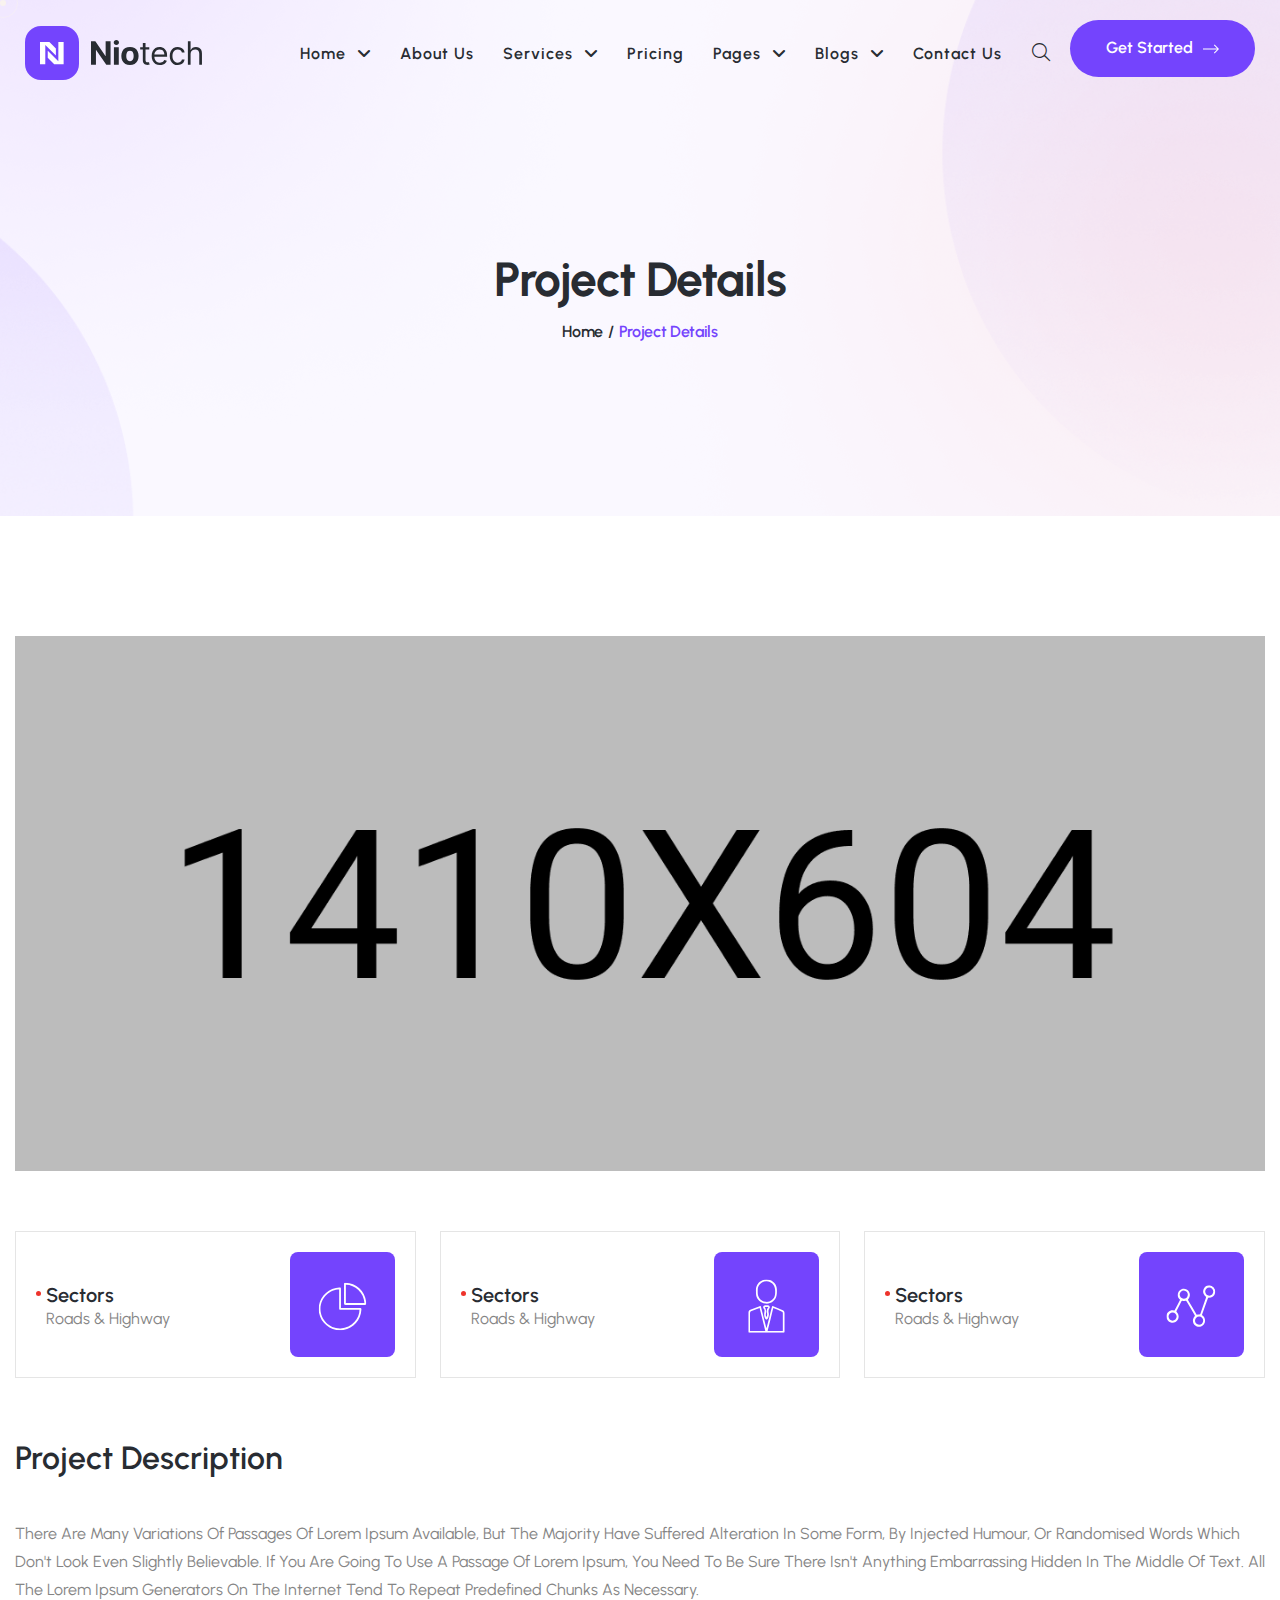
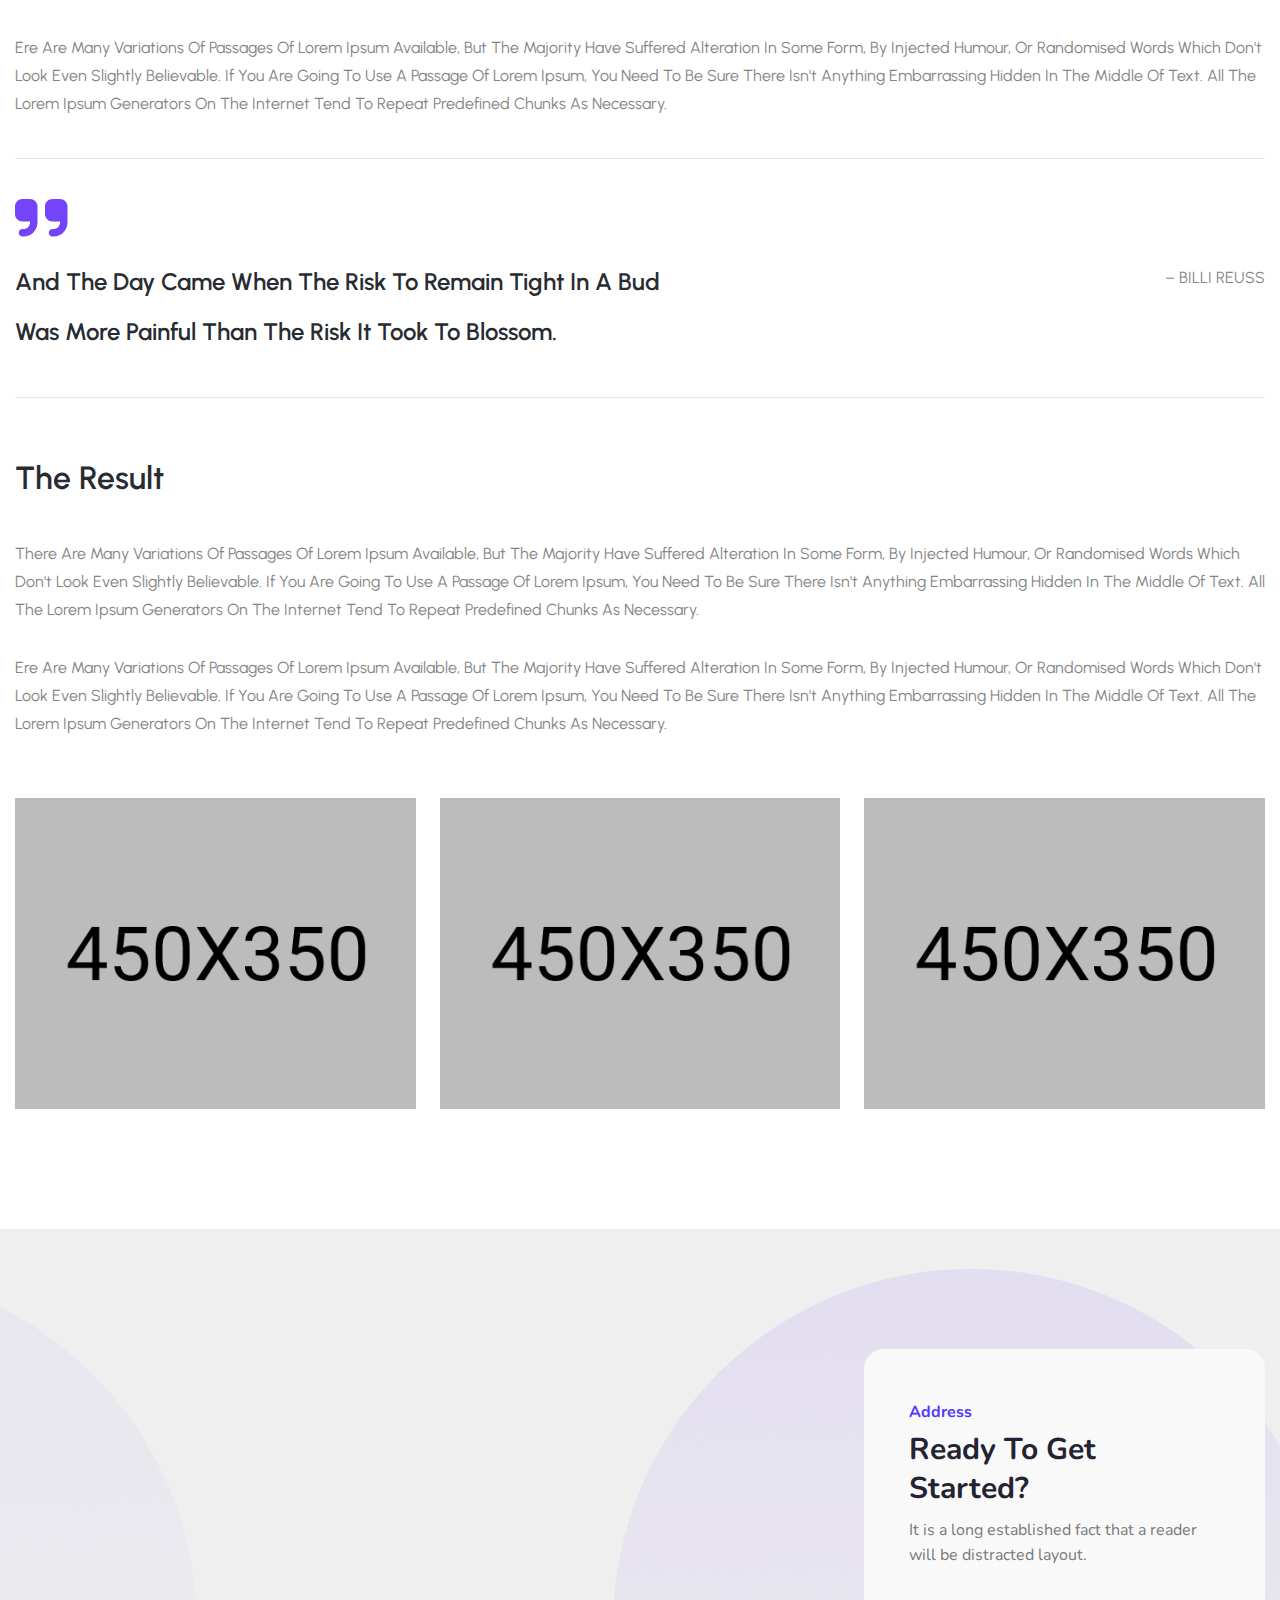
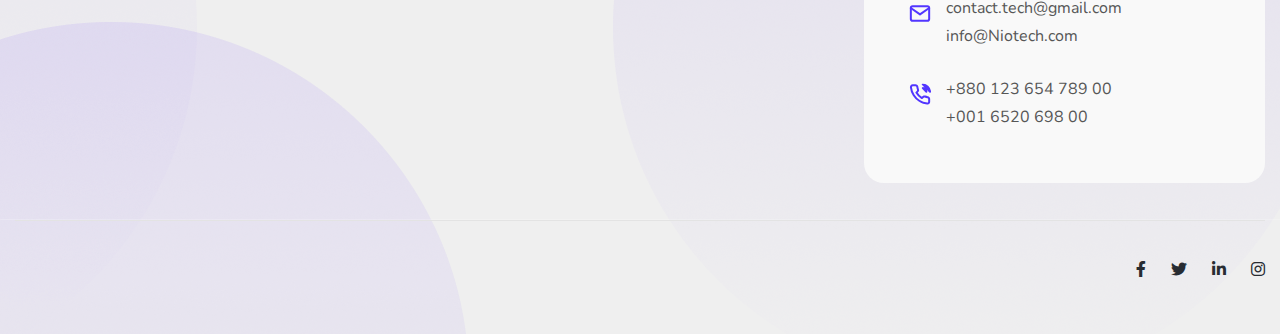
<file: project-details.html>
<!DOCTYPE html>
<html lang="zxx">
<!--<< Header Area >>-->

<head>
    <!-- ========== Meta Tags ========== -->
    <meta charset="UTF-8">
    <meta http-equiv="X-UA-Compatible" content="IE=edge">
    <meta name="viewport" content="width=device-width, initial-scale=1">
    <meta name="author" content="Gramentheme">
    <meta name="description" content="Niotech - App Landing HTML Template">
    <!-- ======== Page title ============ -->
    <title>Niotech - App Landing HTML Template</title>
    <!--<< Favcion >>-->
    <link rel="shortcut icon" href="assets/images/favicon.png">
    <!--<< Bootstrap min.css >>-->
    <link rel="stylesheet" href="assets/css/bootstrap.min.css">
    <!--<< All Min Css >>-->
    <link rel="stylesheet" href="assets/css/all.min.css">
    <!--<< Animate.css >>-->
    <link rel="stylesheet" href="assets/css/animate.css">
    <!--<< Magnific popup.css >>-->
    <link rel="stylesheet" href="assets/css/magnific-popup.css">
    <!--<< MeanMenu.css >>-->
    <link rel="stylesheet" href="assets/css/meanmenu.css">
    <!--<< Swiper Bundle.css >>-->
    <link rel="stylesheet" href="assets/css/swiper-bundle.min.css">
    <!--<< NiceSelect.css >>-->
    <link rel="stylesheet" href="assets/css/nice-select.css">
    <!--<< Main.css >>-->
    <link rel="stylesheet" href="assets/css/main.css">
</head>

<body>

    <!-- Preloader Start -->
    <div id="preloader" class="preloader">
        <div class="animation-preloader">
            <div class="spinner">
            </div>
            <div class="txt-loading">
                <span data-text-preloader="N" class="letters-loading">
                    N
                </span>
                <span data-text-preloader="E" class="letters-loading">
                    i
                </span>
                <span data-text-preloader="O" class="letters-loading">
                    O
                </span>
                <span data-text-preloader="T" class="letters-loading">
                    T
                </span>
                <span data-text-preloader="E" class="letters-loading">
                    E
                </span>
                <span data-text-preloader="C" class="letters-loading">
                    C
                </span>
                <span data-text-preloader="H" class="letters-loading">
                    H
                </span>
            </div>
            <p class="text-center">Loading</p>
        </div>
        <div class="loader">
            <div class="row">
                <div class="col-3 loader-section section-left">
                    <div class="bg"></div>
                </div>
                <div class="col-3 loader-section section-left">
                    <div class="bg"></div>
                </div>
                <div class="col-3 loader-section section-right">
                    <div class="bg"></div>
                </div>
                <div class="col-3 loader-section section-right">
                    <div class="bg"></div>
                </div>
            </div>
        </div>
    </div>

    <!-- Mouse Cursor Start -->
    <div class="mouse-cursor cursor-outer"></div>
    <div class="mouse-cursor cursor-inner"></div>

    <!-- Back To Top Start -->
    <button id="back-top" class="back-to-top">
        <i class="fa-solid fa-chevron-up"></i>
    </button>

    <!-- Offcanvas Area Start -->
    <div class="fix-area">
        <div class="offcanvas__info">
            <div class="offcanvas__wrapper">
                <div class="offcanvas__content">
                    <div class="offcanvas__top mb-5 d-flex justify-content-between align-items-center">
                        <div class="offcanvas__logo">
                            <a href="index.html">
                                <img src="assets/images/logo/logo2.svg" alt="logo-img">
                            </a>
                        </div>
                        <div class="offcanvas__close">
                            <button>
                                <i class="fas fa-times"></i>
                            </button>
                        </div>
                    </div>
                    <p class="text d-none d-xl-block">
                        Nullam dignissim, ante scelerisque the is euismod fermentum odio sem semper the is erat, a
                        feugiat leo urna eget eros. Duis Aenean a imperdiet risus.
                    </p>
                    <div class="mobile-menu fix mb-3"></div>
                    <div class="offcanvas__contact">
                        <h4>Contact Info</h4>
                        <ul>
                            <li class="d-flex align-items-center">
                                <div class="offcanvas__contact-icon">
                                    <i class="fal fa-map-marker-alt"></i>
                                </div>
                                <div class="offcanvas__contact-text">
                                    <a target="_blank" href="#">Main Street, Melbourne, Australia</a>
                                </div>
                            </li>
                            <li class="d-flex align-items-center">
                                <div class="offcanvas__contact-icon mr-15">
                                    <i class="fal fa-envelope"></i>
                                </div>
                                <div class="offcanvas__contact-text">
                                    <a href="mailto:info@example.com"><span
                                            class="mailto:info@example.com">info@example.com</span></a>
                                </div>
                            </li>
                            <li class="d-flex align-items-center">
                                <div class="offcanvas__contact-icon mr-15">
                                    <i class="fal fa-clock"></i>
                                </div>
                                <div class="offcanvas__contact-text">
                                    <a target="_blank" href="#">Mod-friday, 09am -05pm</a>
                                </div>
                            </li>
                            <li class="d-flex align-items-center">
                                <div class="offcanvas__contact-icon mr-15">
                                    <i class="far fa-phone"></i>
                                </div>
                                <div class="offcanvas__contact-text">
                                    <a href="tel:+11002345909">+11002345909</a>
                                </div>
                            </li>
                        </ul>
                        <div class="header-button mt-4">
                            <a href="contact.html" class="theme-btn text-center">
                                <span>Get A Quote<i class="fa-solid fa-arrow-right-long"></i></span>
                            </a>
                        </div>
                        <div class="social-icon d-flex align-items-center">
                            <a href="#"><i class="fab fa-facebook-f"></i></a>
                            <a href="#"><i class="fab fa-twitter"></i></a>
                            <a href="#"><i class="fab fa-youtube"></i></a>
                            <a href="#"><i class="fab fa-linkedin-in"></i></a>
                        </div>
                    </div>
                </div>
            </div>
        </div>
    </div>
    <div class="offcanvas__overlay"></div>


    <!-- Header Section Start -->
    <header class="header-section-3 top-0">
        <div id="header-sticky" class="header-3">
            <div class="container">
                <div class="mega-menu-wrapper">
                    <div class="header-main">
                        <div class="header-left">
                            <div class="logo">
                                <a href="index.html" class="header-logo">
                                    <img src="assets/images/logo/logo.svg" alt="logo-img">
                                </a>
                            </div>
                        </div>

                        <div class="header-right d-flex justify-content-end align-items-center">
                            <div class="mean__menu-wrapper">
                                <div class="main-menu">
                                    <nav id="mobile-menu">
                                        <ul>
                                           <li class="has-dropdown active menu-thumb">
                                                <a href="#">
                                                    Home
                                                    <i class="fas fa-angle-down"></i>
                                                </a>
                                                <ul class="submenu has-homemenu">
                                                    <li>
                                                        <div class="homemenu-items">
                                                            <div class="homemenu">
                                                                <div class="homemenu-thumb">
                                                                    <img src="assets/images/header/home-1.png"
                                                                        alt="img">
                                                                    <div class="demo-button">
                                                                        <a class="theme-btn" href="index.html">
                                                                            Multi Page
                                                                        </a>
                                                                        <a class="theme-btn" href="index-one-page.html">
                                                                            One Page
                                                                        </a>
                                                                    </div>
                                                                </div>
                                                                <div class="homemenu-content text-center">
                                                                    <h4 class="homemenu-title">
                                                                        Home 01
                                                                    </h4>
                                                                </div>
                                                            </div>
                                                            <div class="homemenu">
                                                                <div class="homemenu-thumb mb-15">
                                                                    <img src="assets/images/header/home-2.png"
                                                                        alt="img">
                                                                    <div class="demo-button">
                                                                        <a class="theme-btn" href="index2.html">
                                                                            Multi Page
                                                                        </a>
                                                                        <a class="theme-btn" href="index-two-page.html">
                                                                            One Page
                                                                        </a>
                                                                    </div>
                                                                </div>
                                                                <div class="homemenu-content text-center">
                                                                    <h4 class="homemenu-title">
                                                                        Home 02
                                                                    </h4>
                                                                </div>
                                                            </div>
                                                            <div class="homemenu">
                                                                <div class="homemenu-thumb mb-15">
                                                                    <img src="assets/images/header/home-3.png"
                                                                        alt="img">
                                                                    <div class="demo-button">
                                                                        <a class="theme-btn" href="index3.html">
                                                                            Multi Page
                                                                        </a>
                                                                        <a class="theme-btn" href="index-three-page.html">
                                                                            One Page
                                                                        </a>
                                                                    </div>
                                                                </div>
                                                                <div class="homemenu-content text-center">
                                                                    <h4 class="homemenu-title">
                                                                        Home 03
                                                                    </h4>
                                                                </div>
                                                            </div>
                                                        </div>
                                                    </li>
                                                </ul>
                                            </li>
                                            <li class="has-dropdown active d-xl-none">
                                                <a href="index.html" class="border-none">
                                                    Home
                                                    <i class="fa-regular fa-plus"></i>
                                                </a>
                                                <ul class="submenu">
                                                    <li><a href="index.html">Home 01</a></li>
                                                    <li><a href="index2.html">Home 02</a></li>
                                                    <li><a href="index3.html">Home 03</a></li>
                                                </ul>
                                            </li>
                                            <li>
                                                <a href="about.html">About Us</a>
                                            </li>
                                            <li>
                                                <a href="services.html">
                                                    Services
                                                    <i class="fas fa-angle-down"></i>
                                                </a>
                                                <ul class="submenu">
                                                    <li><a href="services.html">Services</a></li>
                                                    <li><a href="service-details.html">Service Details</a></li>
                                                </ul>
                                            </li>
                                            <li>
                                                <a href="pricing.html">
                                                    Pricing
                                                </a>
                                            </li>
                                            <li class="has-dropdown">
                                                <a href="#">
                                                    Pages
                                                    <i class="fas fa-angle-down"></i>
                                                </a>
                                                <ul class="submenu">
                                                    <li class="has-dropdown">
                                                        <a href="project1.html">
                                                            Project
                                                            <i class="fas fa-angle-down"></i>
                                                        </a>
                                                        <ul class="submenu">
                                                            <li><a href="project1.html">Project 01</a></li>
                                                            <li><a href="project2.html">Project 02</a></li>
                                                            <li><a href="project-details.html">Project Details</a></li>
                                                        </ul>
                                                    </li>
                                                    <li class="has-dropdown">
                                                        <a href="team.html">
                                                            Team
                                                            <i class="fas fa-angle-down"></i>
                                                        </a>
                                                        <ul class="submenu">
                                                            <li><a href="team.html">Team</a></li>
                                                            <li><a href="team-details.html">Team Details</a>
                                                            </li>
                                                        </ul>
                                                    </li>
                                                    <li><a href="faq.html">Faq's</a></li>
                                                </ul>
                                            </li>
                                            <li>
                                                <a href="blog.html">
                                                    Blogs
                                                    <i class="fas fa-angle-down"></i>
                                                </a>
                                                <ul class="submenu">
                                                    <li><a href="blog.html">Blog</a></li>
                                                    <li><a href="blog-standard.html">Blog Standard</a></li>
                                                    <li><a href="blog-left-sidebar.html">Blog Left Sidebar</a></li>
                                                    <li><a href="blog-details.html">Blog Details</a></li>
                                                </ul>
                                            </li>
                                            <li>
                                                <a href="contact.html">Contact Us</a>
                                            </li>
                                        </ul>
                                    </nav>
                                </div>
                            </div>
                            <a href="#0" class="search-trigger search-icon"><i class="fal fa-search"></i></a>
                            <div class="header-button">
                                <div class="btn-wrapper">
                                    <a href="contact.html"> <span class="theme-btn"> Get Started
                                            <svg xmlns="http://www.w3.org/2000/svg" width="16" height="16"
                                                viewBox="0 0 16 16" fill="none">
                                                <g clip-path="url(#clip0_199_939)">
                                                    <path
                                                        d="M11.6123 3.61183L10.8996 4.32455L14.0711 7.49604H0.000488281V8.50399H14.0711L10.8996 11.6754L11.6123 12.3882L16.0005 7.99998L11.6123 3.61183Z"
                                                        fill="white" />
                                                </g>
                                                <defs>
                                                    <clipPath id="clip0_199_939">
                                                        <rect width="16" height="16" fill="white"
                                                            transform="translate(0.000488281)" />
                                                    </clipPath>
                                                </defs>
                                            </svg>
                                        </span>
                                    </a>
                                </div>
                            </div>
                            <div class="header__hamburger d-block d-xl-none my-auto">
                                <div class="sidebar__toggle">
                                    <i class="fas fa-bars"></i>
                                </div>
                            </div>
                        </div>
                    </div>
                </div>
            </div>
        </div>
    </header>

    <!-- Search Area Start -->
    <div class="search-wrap">
        <div class="search-inner">
            <i class="fas fa-times search-close" id="search-close"></i>
            <div class="search-cell">
                <form method="get">
                    <div class="search-field-holder">
                        <input type="search" class="main-search-input" placeholder="Search...">
                    </div>
                </form>
            </div>
        </div>
    </div>

    <!-- Breadcumb Section S T A R T -->
    <div class="breadcumb-section fix">
        <div class="breadcumb-container-wrapper" data-bg-src="assets/images/bg/breadcumgBg.png">
            <div class="container">
                <div class="shape1"><img src="assets/images/shape/breadCumbShape1_1.png" alt="shape"></div>
                <div class="shape2"><img src="assets/images/shape/breadCumbShape1_2.png" alt="shape"></div>
                <div class="breadcumb-wrapper">
                    <div class="page-heading">
                        <h1>Project Details</h1>
                        <div class="links">
                            <a href="index.html">Home<span class="slash">/</span></a>Project Details
                        </div>
                    </div>
                </div>
            </div>
        </div>
    </div>

    <!-- Project Section S T A R T -->
    <section class="project-details-section section-padding fix">
        <div class="project-details-container-wrapper">
            <div class="container">
                <div class="project-details-wapper">
                    <div class="row">
                        <div class="col-12">
                            <div class="main-thumb">
                                <img src="assets/images/project/projecDetailstThumb1_1.jpg" alt="thumb">
                            </div>
                        </div>
                        <div class="col-xl-4 col-md-6">
                            <div class="fancy-box style4">
                                <div class="content">
                                    <h5>Sectors</h5>
                                    <p class="text">Roads & Highway</p>
                                </div>
                                <div class="icon-box style2">
                                    <img src="assets/images/icon/projectDetailsIcon1_1.svg" alt="icon">
                                </div>
                            </div>
                        </div>
                        <div class="col-xl-4 col-md-6">
                            <div class="fancy-box style4">
                                <div class="content">
                                    <h5>Sectors</h5>
                                    <p class="text">Roads & Highway</p>
                                </div>
                                <div class="icon-box style2">
                                    <img src="assets/images/icon/projectDetailsIcon1_2.svg" alt="icon">
                                </div>
                            </div>
                        </div>
                        <div class="col-xl-4 col-md-6">
                            <div class="fancy-box style4">
                                <div class="content">
                                    <h5>Sectors</h5>
                                    <p class="text">Roads & Highway</p>
                                </div>
                                <div class="icon-box style2">
                                    <img src="assets/images/icon/projectDetailsIcon1_3.svg" alt="icon">
                                </div>
                            </div>
                        </div>
                        <div class="single-desc">
                            <div class="row gy-5">
                                <div class="col-12">
                                    <h3 class="single-desc-title">
                                        Project Description
                                    </h3>
                                    <p class="text1">
                                        There are many variations of passages of Lorem Ipsum available, but the majority
                                        have suffered alteration in some form, by injected humour, or randomised words
                                        which don't look even slightly believable. If you are going to use a passage of
                                        Lorem Ipsum, you need to be sure there isn't anything embarrassing hidden in the
                                        middle of text. All the Lorem Ipsum generators on the Internet tend to repeat
                                        predefined chunks as necessary.
                                    </p>

                                    <p class="text2">
                                        ere are many variations of passages of Lorem Ipsum available, but the majority
                                        have suffered alteration in some form, by injected humour, or randomised words
                                        which don't look even slightly believable. If you are going to use a passage of
                                        Lorem Ipsum, you need to be sure there isn't anything embarrassing hidden in the
                                        middle of text. All the Lorem Ipsum generators on the Internet tend to repeat
                                        predefined chunks as necessary.
                                    </p>

                                </div>
                            </div>
                        </div>
                        <div class="testimonial-wrap">
                            <div class="row gy-5">
                                <div class="col-xl-12">
                                    <div class="testimonial-card">
                                        <div class="tesimonial-content">
                                            <div class="icon">
                                                <svg xmlns="http://www.w3.org/2000/svg" width="53" height="38"
                                                    viewBox="0 0 53 38" fill="none">
                                                    <path
                                                        d="M52.5 23.4375C52.5 31.207 46.207 37.5 38.4375 37.5H37.5C35.4258 37.5 33.75 35.8242 33.75 33.75C33.75 31.6758 35.4258 30 37.5 30H38.4375C42.0586 30 45 27.0586 45 23.4375V22.5H37.5C33.3633 22.5 30 19.1367 30 15V7.5C30 3.36328 33.3633 0 37.5 0H45C49.1367 0 52.5 3.36328 52.5 7.5V11.25V15V23.4375ZM22.5 23.4375C22.5 31.207 16.207 37.5 8.4375 37.5H7.5C5.42578 37.5 3.75 35.8242 3.75 33.75C3.75 31.6758 5.42578 30 7.5 30H8.4375C12.0586 30 15 27.0586 15 23.4375V22.5H7.5C3.36328 22.5 0 19.1367 0 15V7.5C0 3.36328 3.36328 0 7.5 0H15C19.1367 0 22.5 3.36328 22.5 7.5V11.25V15V23.4375Z"
                                                        fill="#7444FD" />
                                                </svg>
                                            </div>
                                            <p class="text3">
                                                And the day came when the risk to remain tight in a bud was more painful
                                                than the risk it took to blossom.
                                            </p>
                                        </div>
                                        <div class="testimonial-author">
                                            – BILLI REUSS
                                        </div>
                                    </div>
                                </div>
                            </div>
                        </div>
                        <div class="single-desc2">
                            <div class="row gy-5">
                                <div class="col-12">
                                    <h3 class="single-desc-title">
                                        The Result
                                    </h3>
                                    <p class="text1">
                                        There are many variations of passages of Lorem Ipsum available, but the majority
                                        have suffered alteration in some form, by injected humour, or randomised words
                                        which don't look even slightly believable. If you are going to use a passage of
                                        Lorem Ipsum, you need to be sure there isn't anything embarrassing hidden in the
                                        middle of text. All the Lorem Ipsum generators on the Internet tend to repeat
                                        predefined chunks as necessary.
                                    </p>

                                    <p class="text2">
                                        ere are many variations of passages of Lorem Ipsum available, but the majority
                                        have suffered alteration in some form, by injected humour, or randomised words
                                        which don't look even slightly believable. If you are going to use a passage of
                                        Lorem Ipsum, you need to be sure there isn't anything embarrassing hidden in the
                                        middle of text. All the Lorem Ipsum generators on the Internet tend to repeat
                                        predefined chunks as necessary.
                                    </p>

                                </div>
                            </div>
                        </div>

                        <div class="slider-area projectSliderThree">
                            <div class="swiper gt-slider" id="projectSliderThree"
                                data-slider-options='{"loop": true,"breakpoints":{"0":{"slidesPerView":1},"576":{"slidesPerView":2,"centeredSlides":true},"768":{"slidesPerView":2},"992":{"slidesPerView":2},"1200":{"slidesPerView":3}}}'>
                                <div class="swiper-wrapper">
                                    <div class="swiper-slide">
                                        <div class="project-thumb">
                                            <img src="assets/images/project/projectThumb3_1.jpg" alt="thumb">
                                        </div>
                                    </div>
                                    <div class="swiper-slide">
                                        <div class="project-thumb">
                                            <img src="assets/images/project/projectThumb3_2.jpg" alt="thumb">
                                        </div>
                                    </div>
                                    <div class="swiper-slide">
                                        <div class="project-thumb">
                                            <img src="assets/images/project/projectThumb3_3.jpg" alt="thumb">
                                        </div>
                                    </div>
                                    <div class="swiper-slide">
                                        <div class="project-thumb">
                                            <img src="assets/images/project/projectThumb3_4.jpg" alt="thumb">
                                        </div>
                                    </div>
                                    <div class="swiper-slide">
                                        <div class="project-thumb">
                                            <img src="assets/images/project/projectThumb3_1.jpg" alt="thumb">
                                        </div>
                                    </div>
                                    <div class="swiper-slide">
                                        <div class="project-thumb">
                                            <img src="assets/images/project/projectThumb3_3.jpg" alt="thumb">
                                        </div>
                                    </div>
                                    <div class="swiper-slide">
                                        <div class="project-thumb">
                                            <img src="assets/images/project/projectThumb3_1.jpg" alt="thumb">
                                        </div>
                                    </div>
                                    <div class="swiper-slide">
                                        <div class="project-thumb">
                                            <img src="assets/images/project/projectThumb3_2.jpg" alt="thumb">
                                        </div>
                                    </div>
                                    <div class="swiper-slide">
                                        <div class="project-thumb">
                                            <img src="assets/images/project/projectThumb3_3.jpg" alt="thumb">
                                        </div>
                                    </div>
                                    <div class="swiper-slide">
                                        <div class="project-thumb">
                                            <img src="assets/images/project/projectThumb3_4.jpg" alt="thumb">
                                        </div>
                                    </div>
                                    <div class="swiper-slide">
                                        <div class="project-thumb">
                                            <img src="assets/images/project/projectThumb3_1.jpg" alt="thumb">
                                        </div>
                                    </div>
                                    <div class="swiper-slide">
                                        <div class="project-thumb">
                                            <img src="assets/images/project/projectThumb3_3.jpg" alt="thumb">
                                        </div>
                                    </div>
                                </div>
                            </div>
                        </div>
                    </div>
                </div>
            </div>
        </div>
    </section>


    <!-- Footer Section    S T A R T -->
    <footer class="footer-section position-relative">
        <div class="footer-widgets-wrapper style1 fix">
            <div class="shape1"><img src="assets/images/shape/footerShape1_1.png" alt="shape"></div>
            <div class="shape2"><img src="assets/images/shape/footerShape1_2.png" alt="shape"></div>
            <div class="shape3"><img src="assets/images/shape/footerShape1_3.png" alt="shape"></div>
            <div class="container">
                <div class="row">
                    <div class="col-xl-4 col-lg-4 col-md-6 wow fadeInUp" data-wow-delay=".2s">
                        <div class="single-footer-widget">
                            <div class="widget-head">
                                <a href="index.html">
                                    <img src="assets/images/logo/logo.svg" alt="logo-img">
                                </a>
                            </div>
                            <div class="footer-content">
                                <p>
                                    It is a long established fact that from will be distracted by the readable from when
                                    looking.
                                </p>
                                <div class="store-links">
                                    <div class="apple">
                                        <a href="#"><svg xmlns="http://www.w3.org/2000/svg" width="19" height="17"
                                                viewBox="0 0 19 17" fill="none">
                                                <path
                                                    d="M13.9741 0.148438C11.9982 0.148438 11.1631 1.09311 9.78702 1.09311C8.37612 1.09311 7.29994 0.155311 5.58766 0.155311C3.91164 0.155311 2.12437 1.1805 0.989386 2.92696C-0.604303 5.38978 -0.333787 10.0282 2.24738 13.9797C3.17066 15.3942 4.40366 16.9806 6.02087 16.9978H6.05028C7.45578 16.9978 7.87332 16.0757 9.8076 16.0649H9.837C11.7424 16.0649 12.1246 16.9924 13.5242 16.9924H13.5536C15.1709 16.9752 16.47 15.2175 17.3933 13.8083C18.0578 12.7949 18.3048 12.2863 18.8145 11.1398C15.0807 9.71985 14.4809 4.41664 18.1735 2.38344C17.0463 0.969377 15.4624 0.150401 13.9692 0.150401L13.9741 0.148438Z"
                                                    fill="white" />
                                            </svg> App Store</a>
                                    </div>
                                    <div class="play">
                                        <a href="#"><svg xmlns="http://www.w3.org/2000/svg" width="26" height="17"
                                                viewBox="0 0 26 17" fill="none">
                                                <path
                                                    d="M18.8732 5.50779L20.9775 1.64735C21.0339 1.54372 21.0493 1.42066 21.0204 1.30505C20.9914 1.18943 20.9204 1.09065 20.8229 1.03026C20.7748 1.00032 20.7215 0.980802 20.6661 0.97283C20.6108 0.964858 20.5545 0.968593 20.5005 0.983821C20.4466 0.999048 20.396 1.02546 20.3517 1.06154C20.3075 1.09761 20.2704 1.14263 20.2427 1.19398L18.1122 5.10427C16.4855 4.31717 14.6547 3.87902 12.6857 3.87902C10.7167 3.87902 8.88588 4.3177 7.25923 5.10427L5.12868 1.19398C5.07191 1.09044 4.97863 1.01502 4.86936 0.984319C4.76008 0.953616 4.64377 0.970142 4.546 1.03026C4.44823 1.09038 4.37702 1.18917 4.34803 1.3049C4.31904 1.42062 4.33464 1.54381 4.39141 1.64735L6.49075 5.50779C2.86386 7.58782 0.405796 11.4776 0 16.0313H25.3684C24.9626 11.4776 22.5046 7.58782 18.8732 5.50779ZM6.85988 12.2584C6.64958 12.2584 6.444 12.1924 6.26914 12.0687C6.09429 11.9449 5.958 11.7691 5.87752 11.5633C5.79705 11.3575 5.77599 11.1311 5.81702 10.9127C5.85804 10.6942 5.95931 10.4936 6.10802 10.3361C6.25672 10.1786 6.44618 10.0714 6.65244 10.0279C6.8587 9.98449 7.07249 10.0068 7.26678 10.092C7.46108 10.1772 7.62714 10.3216 7.74398 10.5068C7.86081 10.6919 7.92317 10.9097 7.92317 11.1324C7.92304 11.431 7.81097 11.7173 7.6116 11.9285C7.41222 12.1396 7.14184 12.2583 6.85988 12.2584ZM18.5036 12.2584C18.2935 12.2575 18.0883 12.1907 17.9141 12.0664C17.7398 11.9421 17.6042 11.7659 17.5244 11.56C17.4446 11.3542 17.4242 11.1279 17.4657 10.9098C17.5073 10.6917 17.6089 10.4915 17.7578 10.3345C17.9066 10.1775 18.0961 10.0707 18.3022 10.0276C18.5084 9.98453 18.7219 10.0071 18.916 10.0925C19.11 10.1778 19.2758 10.3222 19.3924 10.5073C19.5091 10.6923 19.5713 10.9099 19.5713 11.1324C19.5713 11.2804 19.5436 11.4271 19.49 11.5638C19.4364 11.7006 19.3579 11.8248 19.2589 11.9294C19.1599 12.034 19.0424 12.1169 18.9132 12.1733C18.7839 12.2298 18.6454 12.2587 18.5056 12.2584H18.5036Z"
                                                    fill="#242331" />
                                            </svg> Play Store</a>
                                    </div>
                                </div>
                            </div>
                        </div>
                    </div>
                    <div class="col-xl-2 col-lg-4 col-md-6 ps-lg-5 wow fadeInUp" data-wow-delay=".4s">
                        <div class="single-footer-widget">
                            <div class="widget-head">
                                <h3> Pages </h3>
                            </div>
                            <ul class="list-area">
                                <li>
                                    <a href="index.html">
                                        Home
                                    </a>
                                </li>
                                <li>
                                    <a href="about.html">
                                        About Us
                                    </a>
                                </li>
                                <li>
                                    <a href="project1.html">
                                        Integrations
                                    </a>
                                </li>
                                <li>
                                    <a href="services.html">
                                        Features
                                    </a>
                                </li>
                                <li>
                                    <a href="pricing.html">
                                        Pricing
                                    </a>
                                </li>
                                <li>
                                    <a href="contact.html">
                                        Contact Us
                                    </a>
                                </li>
                            </ul>
                        </div>
                    </div>
                    <div class="col-xl-2 col-lg-4 col-md-6 wow fadeInUp" data-wow-delay=".8s">
                        <div class="single-footer-widget">
                            <div class="widget-head">
                                <h3> Utility Pages </h3>
                            </div>
                            <ul class="list-area">
                                <li>
                                    <a href="project1.html">
                                        Project
                                    </a>
                                </li>
                                <li>
                                    <a href="blog.html">
                                        Blog
                                    </a>
                                </li>
                                <li>
                                    <a href="contact.html">
                                        Contact
                                    </a>
                                </li>
                                <li>
                                    <a href="pricing.html">
                                        Pricing
                                    </a>
                                </li>
                                <li>
                                    <a href="project-details.html">
                                        Project details
                                    </a>
                                </li>
                                <li>
                                    <a href="team.html">
                                        Our Team
                                    </a>
                                </li>
                            </ul>
                        </div>
                    </div>
                    <div class="col-xl-4 col-lg-4 col-md-6">
                        <div class="single-footer-widget">
                            <div class="contact-box">
                                <div class="subtitle">Address</div>
                                <div class="widget-head">Ready to get started?</div>
                                <div class="text">It is a long established fact that a reader will be distracted layout.
                                </div>
                                <div class="info">
                                    <div class="icon"><svg xmlns="http://www.w3.org/2000/svg" width="22" height="23"
                                            viewBox="0 0 22 23" fill="none">
                                            <path
                                                d="M3.66671 4.16699H18.3334C19.3417 4.16699 20.1667 4.99199 20.1667 6.00033V17.0003C20.1667 18.0087 19.3417 18.8337 18.3334 18.8337H3.66671C2.65837 18.8337 1.83337 18.0087 1.83337 17.0003V6.00033C1.83337 4.99199 2.65837 4.16699 3.66671 4.16699Z"
                                                stroke="#5236FF" stroke-width="2" stroke-linecap="round"
                                                stroke-linejoin="round" />
                                            <path d="M20.1667 6L11 12.4167L1.83337 6" stroke="#5236FF" stroke-width="2"
                                                stroke-linecap="round" stroke-linejoin="round" />
                                        </svg>
                                    </div>
                                    <div class="link">
                                        <a href="mailto:contact.tech@gmail.com">contact.tech@gmail.com</a> <br>
                                        <a href="mailto:info@Niotech.com">info@Niotech.com</a>
                                    </div>
                                </div>
                                <div class="info">
                                    <div class="icon">
                                        <svg xmlns="http://www.w3.org/2000/svg" width="22" height="23"
                                            viewBox="0 0 22 23" fill="none">
                                            <g clip-path="url(#clip0_2011_91)">
                                                <path
                                                    d="M13.7959 5.08366C14.6912 5.25834 15.514 5.69623 16.1591 6.34127C16.8041 6.9863 17.242 7.80915 17.4167 8.70449L13.7959 5.08366ZM13.7959 1.41699C15.656 1.62364 17.3906 2.45665 18.7149 3.77925C20.0392 5.10185 20.8744 6.83542 21.0834 8.69533L13.7959 1.41699ZM20.1667 16.0103V18.7603C20.1677 19.0156 20.1154 19.2683 20.0132 19.5022C19.9109 19.7361 19.7609 19.9461 19.5728 20.1187C19.3846 20.2913 19.1625 20.4227 18.9207 20.5045C18.6789 20.5863 18.4226 20.6166 18.1684 20.5937C15.3476 20.2872 12.6381 19.3233 10.2575 17.7795C8.0427 16.3721 6.16491 14.4943 4.75752 12.2795C3.20833 9.8881 2.24424 7.1654 1.94335 4.33199C1.92045 4.0785 1.95057 3.82302 2.03181 3.58181C2.11305 3.34061 2.24363 3.11896 2.41522 2.93098C2.58682 2.743 2.79567 2.59281 3.0285 2.48997C3.26132 2.38713 3.513 2.3339 3.76752 2.33366H6.51752C6.96238 2.32928 7.39366 2.48681 7.73097 2.7769C8.06827 3.06698 8.28859 3.46982 8.35085 3.91033C8.46692 4.79039 8.68218 5.65449 8.99252 6.48616C9.11585 6.81426 9.14254 7.17083 9.06943 7.51363C8.99632 7.85643 8.82648 8.17109 8.58002 8.42033L7.41585 9.58449C8.72078 11.8794 10.6209 13.7796 12.9159 15.0845L14.08 13.9203C14.3293 13.6739 14.6439 13.504 14.9867 13.4309C15.3295 13.3578 15.6861 13.3845 16.0142 13.5078C16.8459 13.8182 17.71 14.0334 18.59 14.1495C19.0353 14.2123 19.442 14.4366 19.7327 14.7797C20.0234 15.1228 20.1778 15.5608 20.1667 16.0103Z"
                                                    stroke="#5236FF" stroke-width="2" stroke-linecap="round"
                                                    stroke-linejoin="round" />
                                            </g>
                                            <defs>
                                                <clipPath id="clip0_2011_91">
                                                    <rect width="22" height="22" fill="white"
                                                        transform="translate(0 0.5)" />
                                                </clipPath>
                                            </defs>
                                        </svg>
                                    </div>
                                    <div class="link">
                                        <a href="tel:21314234323543">+880 123 654 789 00</a> <br>
                                        <a href="tel:35234523452345">+001 6520 698 00</a>
                                    </div>
                                </div>
                            </div>
                        </div>
                    </div>
                </div>
            </div>
        </div>
        <div class="footer-bottom style1">
            <div class="container">
                <div class="footer-wrapper d-flex align-items-center justify-content-between">
                    <p class="wow fadeInLeft" data-wow-delay=".3s">
                        Copyright © Niotech All rights
                    </p>
                    <ul class="social-links" data-wow-delay=".5s">
                        <li> <a href="#"><i class="fa-brands fa-facebook-f"></i></a> </li>
                        <li> <a href="#"><i class="fa-brands fa-twitter"></i></a> </li>
                        <li> <a href="#"><i class="fa-brands fa-linkedin-in"></i></a> </li>
                        <li> <a href="#"><i class="fa-brands fa-instagram"></i></a> </li>
                    </ul>
                </div>
            </div>
        </div>
    </footer>



    <!--<< All JS Plugins >>-->
    <script src="assets/js/jquery-3.7.1.min.js"></script>
    <!--<< Bootstrap Js >>-->
    <script src="assets/js/bootstrap.bundle.min.js"></script>
    <!--<< Waypoints Js >>-->
    <script src="assets/js/jquery.waypoints.js"></script>
    <!--<< Counterup Js >>-->
    <script src="assets/js/jquery.counterup.min.js"></script>
    <!--<< Viewport Js >>-->
    <script src="assets/js/viewport.jquery.js"></script>
    <!--<< Tilt Js >>-->
    <script src="assets/js/tilt.min.js"></script>
    <!--<< Swiper Slider Js >>-->
    <script src="assets/js/swiper-bundle.min.js"></script>
    <!--<< MeanMenu Js >>-->
    <script src="assets/js/jquery.meanmenu.min.js"></script>
    <!--<< Magnific popup Js >>-->
    <script src="assets/js/magnific-popup.min.js"></script>
    <!--<< Wow Animation Js >>-->
    <script src="assets/js/wow.min.js"></script>
    <!--<< NIce Select Js >>-->
    <script src="assets/js/nice-select.min.js"></script>
    <!--<< Main.js >>-->
    <script src="assets/js/main.js"></script>
</body>

</html>
</file>
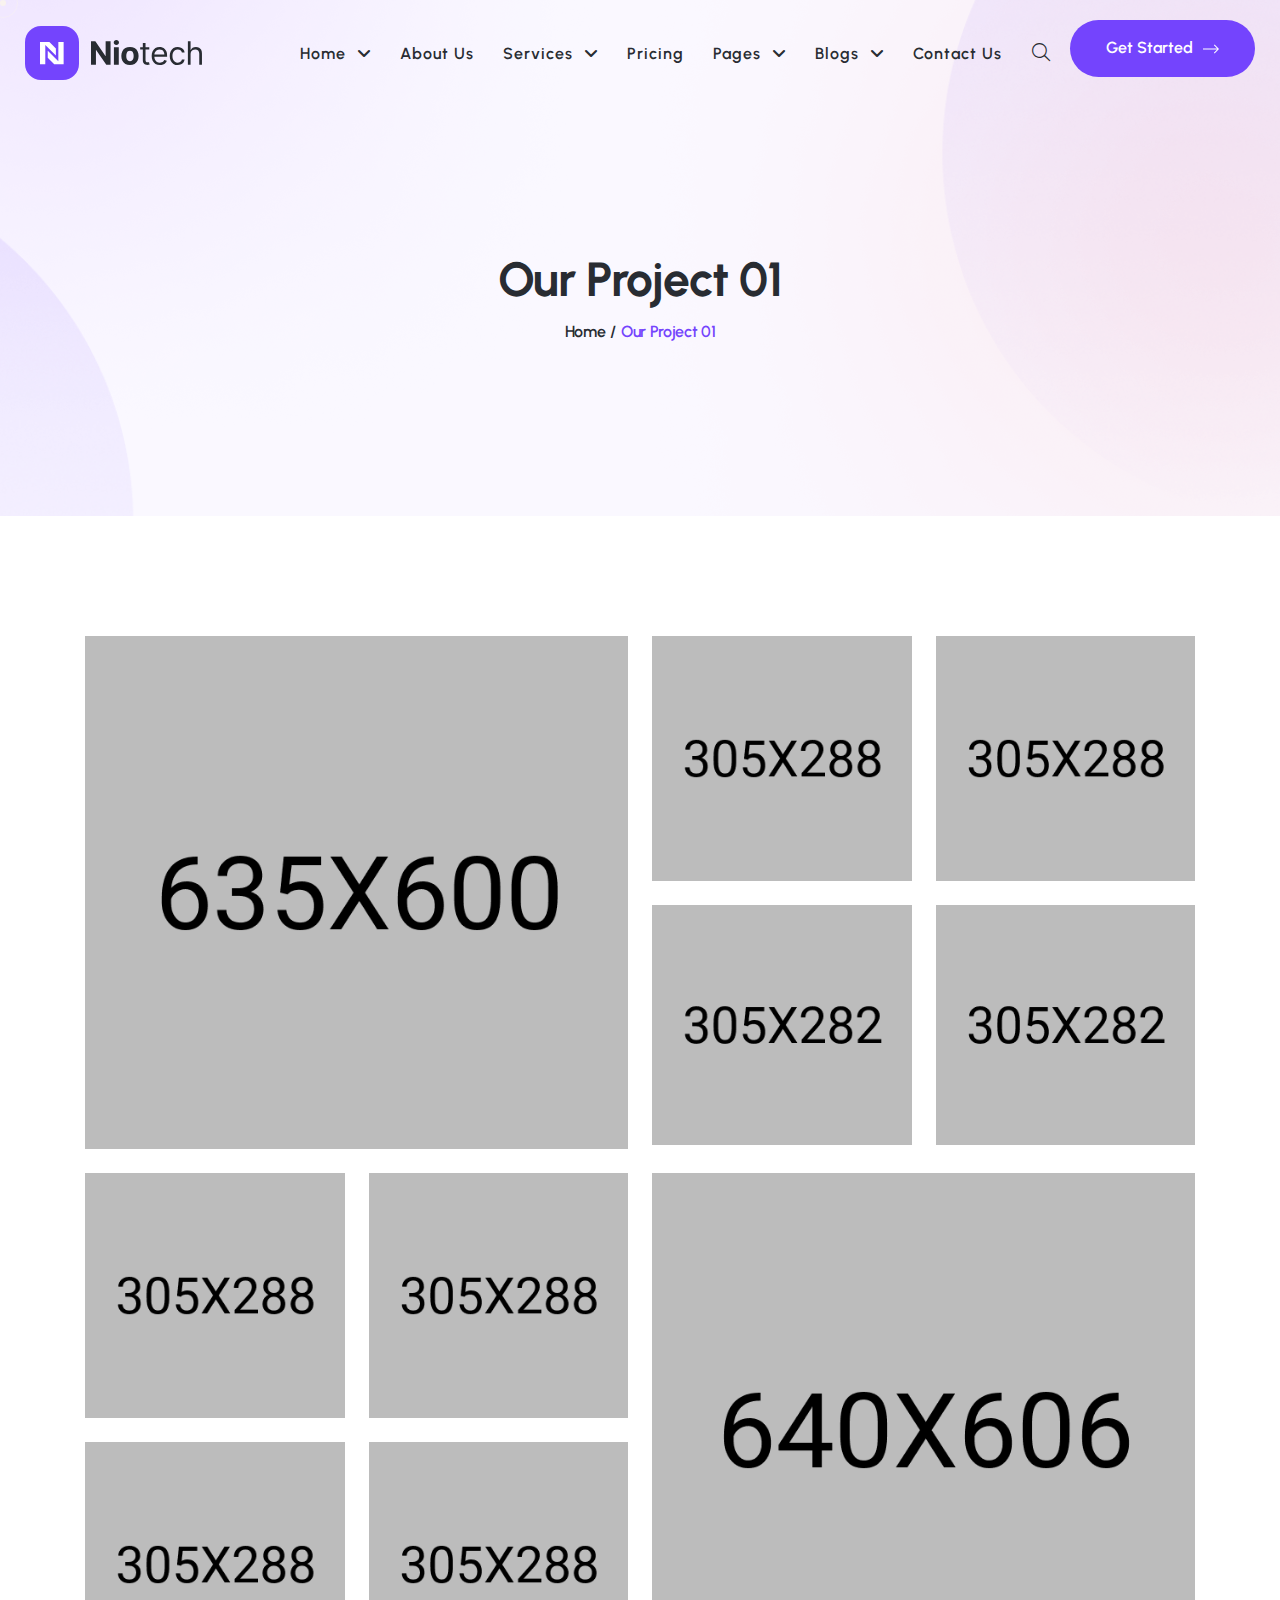
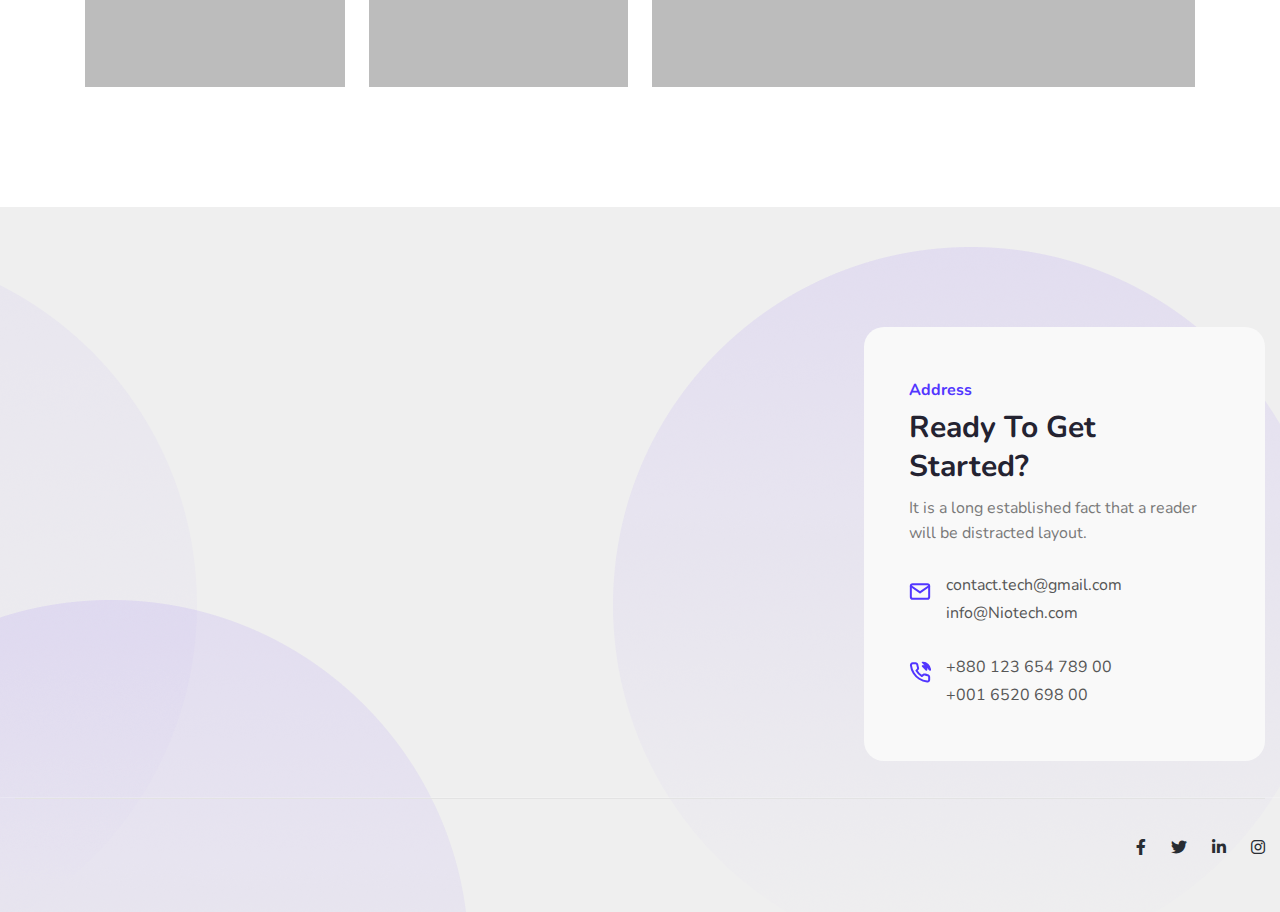
<file: project1.html>
<!DOCTYPE html>
<html lang="zxx">
<!--<< Header Area >>-->

<head>
    <!-- ========== Meta Tags ========== -->
    <meta charset="UTF-8">
    <meta http-equiv="X-UA-Compatible" content="IE=edge">
    <meta name="viewport" content="width=device-width, initial-scale=1">
    <meta name="author" content="Gramentheme">
    <meta name="description" content="Niotech - App Landing HTML Template">
    <!-- ======== Page title ============ -->
    <title>Niotech - App Landing HTML Template</title>
    <!--<< Favcion >>-->
    <link rel="shortcut icon" href="assets/images/favicon.png">
    <!--<< Bootstrap min.css >>-->
    <link rel="stylesheet" href="assets/css/bootstrap.min.css">
    <!--<< All Min Css >>-->
    <link rel="stylesheet" href="assets/css/all.min.css">
    <!--<< Animate.css >>-->
    <link rel="stylesheet" href="assets/css/animate.css">
    <!--<< Magnific popup.css >>-->
    <link rel="stylesheet" href="assets/css/magnific-popup.css">
    <!--<< MeanMenu.css >>-->
    <link rel="stylesheet" href="assets/css/meanmenu.css">
    <!--<< Swiper Bundle.css >>-->
    <link rel="stylesheet" href="assets/css/swiper-bundle.min.css">
    <!--<< NiceSelect.css >>-->
    <link rel="stylesheet" href="assets/css/nice-select.css">
    <!--<< Main.css >>-->
    <link rel="stylesheet" href="assets/css/main.css">
</head>

<body>

    <!-- Preloader Start -->
    <div id="preloader" class="preloader">
        <div class="animation-preloader">
            <div class="spinner">
            </div>
            <div class="txt-loading">
                <span data-text-preloader="N" class="letters-loading">
                    N
                </span>
                <span data-text-preloader="E" class="letters-loading">
                    i
                </span>
                <span data-text-preloader="O" class="letters-loading">
                    O
                </span>
                <span data-text-preloader="T" class="letters-loading">
                    T
                </span>
                <span data-text-preloader="E" class="letters-loading">
                    E
                </span>
                <span data-text-preloader="C" class="letters-loading">
                    C
                </span>
                <span data-text-preloader="H" class="letters-loading">
                    H
                </span>
            </div>
            <p class="text-center">Loading</p>
        </div>
        <div class="loader">
            <div class="row">
                <div class="col-3 loader-section section-left">
                    <div class="bg"></div>
                </div>
                <div class="col-3 loader-section section-left">
                    <div class="bg"></div>
                </div>
                <div class="col-3 loader-section section-right">
                    <div class="bg"></div>
                </div>
                <div class="col-3 loader-section section-right">
                    <div class="bg"></div>
                </div>
            </div>
        </div>
    </div>

    <!-- Mouse Cursor Start -->
    <div class="mouse-cursor cursor-outer"></div>
    <div class="mouse-cursor cursor-inner"></div>

    <!-- Back To Top Start -->
    <button id="back-top" class="back-to-top">
        <i class="fa-solid fa-chevron-up"></i>
    </button>

    <!-- Offcanvas Area Start -->
    <div class="fix-area">
        <div class="offcanvas__info">
            <div class="offcanvas__wrapper">
                <div class="offcanvas__content">
                    <div class="offcanvas__top mb-5 d-flex justify-content-between align-items-center">
                        <div class="offcanvas__logo">
                            <a href="index.html">
                                <img src="assets/images/logo/logo2.svg" alt="logo-img">
                            </a>
                        </div>
                        <div class="offcanvas__close">
                            <button>
                                <i class="fas fa-times"></i>
                            </button>
                        </div>
                    </div>
                    <p class="text d-none d-xl-block">
                        Nullam dignissim, ante scelerisque the is euismod fermentum odio sem semper the is erat, a
                        feugiat leo urna eget eros. Duis Aenean a imperdiet risus.
                    </p>
                    <div class="mobile-menu fix mb-3"></div>
                    <div class="offcanvas__contact">
                        <h4>Contact Info</h4>
                        <ul>
                            <li class="d-flex align-items-center">
                                <div class="offcanvas__contact-icon">
                                    <i class="fal fa-map-marker-alt"></i>
                                </div>
                                <div class="offcanvas__contact-text">
                                    <a target="_blank" href="#">Main Street, Melbourne, Australia</a>
                                </div>
                            </li>
                            <li class="d-flex align-items-center">
                                <div class="offcanvas__contact-icon mr-15">
                                    <i class="fal fa-envelope"></i>
                                </div>
                                <div class="offcanvas__contact-text">
                                    <a href="mailto:info@example.com"><span
                                            class="mailto:info@example.com">info@example.com</span></a>
                                </div>
                            </li>
                            <li class="d-flex align-items-center">
                                <div class="offcanvas__contact-icon mr-15">
                                    <i class="fal fa-clock"></i>
                                </div>
                                <div class="offcanvas__contact-text">
                                    <a target="_blank" href="#">Mod-friday, 09am -05pm</a>
                                </div>
                            </li>
                            <li class="d-flex align-items-center">
                                <div class="offcanvas__contact-icon mr-15">
                                    <i class="far fa-phone"></i>
                                </div>
                                <div class="offcanvas__contact-text">
                                    <a href="tel:+11002345909">+11002345909</a>
                                </div>
                            </li>
                        </ul>
                        <div class="header-button mt-4">
                            <a href="contact.html" class="theme-btn text-center">
                                <span>Get A Quote<i class="fa-solid fa-arrow-right-long"></i></span>
                            </a>
                        </div>
                        <div class="social-icon d-flex align-items-center">
                            <a href="#"><i class="fab fa-facebook-f"></i></a>
                            <a href="#"><i class="fab fa-twitter"></i></a>
                            <a href="#"><i class="fab fa-youtube"></i></a>
                            <a href="#"><i class="fab fa-linkedin-in"></i></a>
                        </div>
                    </div>
                </div>
            </div>
        </div>
    </div>
    <div class="offcanvas__overlay"></div>


    <!-- Header Section Start -->
    <header class="header-section-3 top-0">
        <div id="header-sticky" class="header-3">
            <div class="container">
                <div class="mega-menu-wrapper">
                    <div class="header-main">
                        <div class="header-left">
                            <div class="logo">
                                <a href="index.html" class="header-logo">
                                    <img src="assets/images/logo/logo.svg" alt="logo-img">
                                </a>
                            </div>
                        </div>

                        <div class="header-right d-flex justify-content-end align-items-center">
                            <div class="mean__menu-wrapper">
                                <div class="main-menu">
                                    <nav id="mobile-menu">
                                        <ul>
                                           <li class="has-dropdown active menu-thumb">
                                                <a href="#">
                                                    Home
                                                    <i class="fas fa-angle-down"></i>
                                                </a>
                                                <ul class="submenu has-homemenu">
                                                    <li>
                                                        <div class="homemenu-items">
                                                            <div class="homemenu">
                                                                <div class="homemenu-thumb">
                                                                    <img src="assets/images/header/home-1.png"
                                                                        alt="img">
                                                                    <div class="demo-button">
                                                                        <a class="theme-btn" href="index.html">
                                                                            Multi Page
                                                                        </a>
                                                                        <a class="theme-btn" href="index-one-page.html">
                                                                            One Page
                                                                        </a>
                                                                    </div>
                                                                </div>
                                                                <div class="homemenu-content text-center">
                                                                    <h4 class="homemenu-title">
                                                                        Home 01
                                                                    </h4>
                                                                </div>
                                                            </div>
                                                            <div class="homemenu">
                                                                <div class="homemenu-thumb mb-15">
                                                                    <img src="assets/images/header/home-2.png"
                                                                        alt="img">
                                                                    <div class="demo-button">
                                                                        <a class="theme-btn" href="index2.html">
                                                                            Multi Page
                                                                        </a>
                                                                        <a class="theme-btn" href="index-two-page.html">
                                                                            One Page
                                                                        </a>
                                                                    </div>
                                                                </div>
                                                                <div class="homemenu-content text-center">
                                                                    <h4 class="homemenu-title">
                                                                        Home 02
                                                                    </h4>
                                                                </div>
                                                            </div>
                                                            <div class="homemenu">
                                                                <div class="homemenu-thumb mb-15">
                                                                    <img src="assets/images/header/home-3.png"
                                                                        alt="img">
                                                                    <div class="demo-button">
                                                                        <a class="theme-btn" href="index3.html">
                                                                            Multi Page
                                                                        </a>
                                                                        <a class="theme-btn" href="index-three-page.html">
                                                                            One Page
                                                                        </a>
                                                                    </div>
                                                                </div>
                                                                <div class="homemenu-content text-center">
                                                                    <h4 class="homemenu-title">
                                                                        Home 03
                                                                    </h4>
                                                                </div>
                                                            </div>
                                                        </div>
                                                    </li>
                                                </ul>
                                            </li>
                                            <li class="has-dropdown active d-xl-none">
                                                <a href="index.html" class="border-none">
                                                    Home
                                                    <i class="fa-regular fa-plus"></i>
                                                </a>
                                                <ul class="submenu">
                                                    <li><a href="index.html">Home 01</a></li>
                                                    <li><a href="index2.html">Home 02</a></li>
                                                    <li><a href="index3.html">Home 03</a></li>
                                                </ul>
                                            </li>
                                            <li>
                                                <a href="about.html">About Us</a>
                                            </li>
                                            <li>
                                                <a href="services.html">
                                                    Services
                                                    <i class="fas fa-angle-down"></i>
                                                </a>
                                                <ul class="submenu">
                                                    <li><a href="services.html">Services</a></li>
                                                    <li><a href="service-details.html">Service Details</a></li>
                                                </ul>
                                            </li>
                                            <li>
                                                <a href="pricing.html">
                                                    Pricing
                                                </a>
                                            </li>
                                            <li class="has-dropdown">
                                                <a href="#">
                                                    Pages
                                                    <i class="fas fa-angle-down"></i>
                                                </a>
                                                <ul class="submenu">
                                                    <li class="has-dropdown">
                                                        <a href="project1.html">
                                                            Project
                                                            <i class="fas fa-angle-down"></i>
                                                        </a>
                                                        <ul class="submenu">
                                                            <li><a href="project1.html">Project 01</a></li>
                                                            <li><a href="project2.html">Project 02</a></li>
                                                            <li><a href="project-details.html">Project Details</a></li>
                                                        </ul>
                                                    </li>
                                                    <li class="has-dropdown">
                                                        <a href="team.html">
                                                            Team
                                                            <i class="fas fa-angle-down"></i>
                                                        </a>
                                                        <ul class="submenu">
                                                            <li><a href="team.html">Team</a></li>
                                                            <li><a href="team-details.html">Team Details</a>
                                                            </li>
                                                        </ul>
                                                    </li>
                                                    <li><a href="faq.html">Faq's</a></li>
                                                </ul>
                                            </li>
                                            <li>
                                                <a href="blog.html">
                                                    Blogs
                                                    <i class="fas fa-angle-down"></i>
                                                </a>
                                                <ul class="submenu">
                                                    <li><a href="blog.html">Blog</a></li>
                                                    <li><a href="blog-standard.html">Blog Standard</a></li>
                                                    <li><a href="blog-left-sidebar.html">Blog Left Sidebar</a></li>
                                                    <li><a href="blog-details.html">Blog Details</a></li>
                                                </ul>
                                            </li>
                                            <li>
                                                <a href="contact.html">Contact Us</a>
                                            </li>
                                        </ul>
                                    </nav>
                                </div>
                            </div>
                            <a href="#0" class="search-trigger search-icon"><i class="fal fa-search"></i></a>
                            <div class="header-button">
                                <div class="btn-wrapper">
                                    <a href="contact.html"> <span class="theme-btn"> Get Started
                                            <svg xmlns="http://www.w3.org/2000/svg" width="16" height="16"
                                                viewBox="0 0 16 16" fill="none">
                                                <g clip-path="url(#clip0_199_939)">
                                                    <path
                                                        d="M11.6123 3.61183L10.8996 4.32455L14.0711 7.49604H0.000488281V8.50399H14.0711L10.8996 11.6754L11.6123 12.3882L16.0005 7.99998L11.6123 3.61183Z"
                                                        fill="white" />
                                                </g>
                                                <defs>
                                                    <clipPath id="clip0_199_939">
                                                        <rect width="16" height="16" fill="white"
                                                            transform="translate(0.000488281)" />
                                                    </clipPath>
                                                </defs>
                                            </svg>
                                        </span>
                                    </a>
                                </div>
                            </div>
                            <div class="header__hamburger d-block d-xl-none my-auto">
                                <div class="sidebar__toggle">
                                    <i class="fas fa-bars"></i>
                                </div>
                            </div>
                        </div>
                    </div>
                </div>
            </div>
        </div>
    </header>

    <!-- Search Area Start -->
    <div class="search-wrap">
        <div class="search-inner">
            <i class="fas fa-times search-close" id="search-close"></i>
            <div class="search-cell">
                <form method="get">
                    <div class="search-field-holder">
                        <input type="search" class="main-search-input" placeholder="Search...">
                    </div>
                </form>
            </div>
        </div>
    </div>

    <!-- Breadcumb Section S T A R T -->
    <div class="breadcumb-section fix">
        <div class="breadcumb-container-wrapper" data-bg-src="assets/images/bg/breadcumgBg.png">
            <div class="container">
                <div class="shape1"><img src="assets/images/shape/breadCumbShape1_1.png" alt="shape"></div>
                <div class="shape2"><img src="assets/images/shape/breadCumbShape1_2.png" alt="shape"></div>
                <div class="breadcumb-wrapper">
                    <div class="page-heading">
                        <h1>Our Project 01</h1>
                        <div class="links">
                            <a href="index.html">Home<span class="slash">/</span></a>Our Project 01
                        </div>
                    </div>
                </div>
            </div>
        </div>
    </div>

    <!-- Project Section S T A R T -->
    <section class="project-section section-padding fix">
        <div class="container">
            <div class="row gy-4">
                <div class="col-xl-6 col-md-6">
                    <div class="project-card style1">
                        <div class="project-thumb">
                            <img src="assets/images/project/projectThumb1_1.jpg" alt="thumb">
                        </div>
                        <div class="project-content">
                            <h3>
                                <a href="project-details.html">Working Laptop</a>
                            </h3>
                            <p class="text">View Project</p>
                        </div>
                    </div>
                </div>
                <div class="col-xl-6 col-md-6">
                    <div class="row gy-4">
                        <div class="col-md-6">
                            <div class="project-card style1">
                                <div class="project-thumb">
                                    <img src="assets/images/project/projectThumb1_2.jpg" alt="thumb">
                                </div>
                                <div class="project-content">
                                    <h3>
                                        <a href="project-details.html">Working Laptop</a>
                                    </h3>
                                    <p class="text">View Project</p>
                                </div>
                            </div>
                        </div>
                        <div class="col-md-6">
                            <div class="project-card style1">
                                <div class="project-thumb">
                                    <img src="assets/images/project/projectThumb1_3.jpg" alt="thumb">
                                </div>
                                <div class="project-content">
                                    <h3>
                                        <a href="project-details.html">Working Laptop</a>
                                    </h3>
                                    <p class="text">View Project</p>
                                </div>
                            </div>
                        </div>
                        <div class="col-md-6">
                            <div class="project-card style1">
                                <div class="project-thumb">
                                    <img src="assets/images/project/projectThumb1_4.jpg" alt="thumb">
                                </div>
                                <div class="project-content">
                                    <h3>
                                        <a href="project-details.html">Working Laptop</a>
                                    </h3>
                                    <p class="text">View Project</p>
                                </div>
                            </div>
                        </div>
                        <div class="col-md-6">
                            <div class="project-card style1">
                                <div class="project-thumb">
                                    <img src="assets/images/project/projectThumb1_5.jpg" alt="thumb">
                                </div>
                                <div class="project-content">
                                    <h3>
                                        <a href="project-details.html">Working Laptop</a>
                                    </h3>
                                    <p class="text">View Project</p>
                                </div>
                            </div>
                        </div>
                    </div>
                </div>
            </div>
            <div class="row gy-4 mt-0">
                <div class="col-md-6">
                    <div class="row gy-4">
                        <div class="col-md-6">
                            <div class="project-card style1">
                                <div class="project-thumb">
                                    <img src="assets/images/project/projectThumb1_6.jpg" alt="thumb">
                                </div>
                                <div class="project-content">
                                    <h3>
                                        <a href="project-details.html">Working Laptop</a>
                                    </h3>
                                    <p class="text">View Project</p>
                                </div>
                            </div>
                        </div>
                        <div class="col-md-6">
                            <div class="project-card style1">
                                <div class="project-thumb">
                                    <img src="assets/images/project/projectThumb1_7.jpg" alt="thumb">
                                </div>
                                <div class="project-content">
                                    <h3>
                                        <a href="project-details.html">Working Laptop</a>
                                    </h3>
                                    <p class="text">View Project</p>
                                </div>
                            </div>
                        </div>
                        <div class="col-md-6">
                            <div class="project-card style1">
                                <div class="project-thumb">
                                    <img src="assets/images/project/projectThumb1_8.jpg" alt="thumb">
                                </div>
                                <div class="project-content">
                                    <h3>
                                        <a href="project-details.html">Working Laptop</a>
                                    </h3>
                                    <p class="text">View Project</p>
                                </div>
                            </div>
                        </div>
                        <div class="col-md-6">
                            <div class="project-card style1">
                                <div class="project-thumb">
                                    <img src="assets/images/project/projectThumb1_9.jpg" alt="thumb">
                                </div>
                                <div class="project-content">
                                    <h3>
                                        <a href="project-details.html">Working Laptop</a>
                                    </h3>
                                    <p class="text">View Project</p>
                                </div>
                            </div>
                        </div>
                    </div>
                </div>
                <div class="col-md-6">
                    <div class="project-card style1">
                        <div class="project-thumb">
                            <img src="assets/images/project/projectThumb1_10.jpg" alt="thumb">
                        </div>
                        <div class="project-content">
                            <h3>
                                <a href="project-details.html">Working Laptop</a>
                            </h3>
                            <p class="text">View Project</p>
                        </div>
                    </div>
                </div>
            </div>
        </div>
    </section>



    <!-- Footer Section    S T A R T -->
    <footer class="footer-section position-relative">
        <div class="footer-widgets-wrapper style1 fix">
            <div class="shape1"><img src="assets/images/shape/footerShape1_1.png" alt="shape"></div>
            <div class="shape2"><img src="assets/images/shape/footerShape1_2.png" alt="shape"></div>
            <div class="shape3"><img src="assets/images/shape/footerShape1_3.png" alt="shape"></div>
            <div class="container">
                <div class="row">
                    <div class="col-xl-4 col-lg-4 col-md-6 wow fadeInUp" data-wow-delay=".2s">
                        <div class="single-footer-widget">
                            <div class="widget-head">
                                <a href="index.html">
                                    <img src="assets/images/logo/logo.svg" alt="logo-img">
                                </a>
                            </div>
                            <div class="footer-content">
                                <p>
                                    It is a long established fact that from will be distracted by the readable from when
                                    looking.
                                </p>
                                <div class="store-links">
                                    <div class="apple">
                                        <a href="#"><svg xmlns="http://www.w3.org/2000/svg" width="19" height="17"
                                                viewBox="0 0 19 17" fill="none">
                                                <path
                                                    d="M13.9741 0.148438C11.9982 0.148438 11.1631 1.09311 9.78702 1.09311C8.37612 1.09311 7.29994 0.155311 5.58766 0.155311C3.91164 0.155311 2.12437 1.1805 0.989386 2.92696C-0.604303 5.38978 -0.333787 10.0282 2.24738 13.9797C3.17066 15.3942 4.40366 16.9806 6.02087 16.9978H6.05028C7.45578 16.9978 7.87332 16.0757 9.8076 16.0649H9.837C11.7424 16.0649 12.1246 16.9924 13.5242 16.9924H13.5536C15.1709 16.9752 16.47 15.2175 17.3933 13.8083C18.0578 12.7949 18.3048 12.2863 18.8145 11.1398C15.0807 9.71985 14.4809 4.41664 18.1735 2.38344C17.0463 0.969377 15.4624 0.150401 13.9692 0.150401L13.9741 0.148438Z"
                                                    fill="white" />
                                            </svg> App Store</a>
                                    </div>
                                    <div class="play">
                                        <a href="#"><svg xmlns="http://www.w3.org/2000/svg" width="26" height="17"
                                                viewBox="0 0 26 17" fill="none">
                                                <path
                                                    d="M18.8732 5.50779L20.9775 1.64735C21.0339 1.54372 21.0493 1.42066 21.0204 1.30505C20.9914 1.18943 20.9204 1.09065 20.8229 1.03026C20.7748 1.00032 20.7215 0.980802 20.6661 0.97283C20.6108 0.964858 20.5545 0.968593 20.5005 0.983821C20.4466 0.999048 20.396 1.02546 20.3517 1.06154C20.3075 1.09761 20.2704 1.14263 20.2427 1.19398L18.1122 5.10427C16.4855 4.31717 14.6547 3.87902 12.6857 3.87902C10.7167 3.87902 8.88588 4.3177 7.25923 5.10427L5.12868 1.19398C5.07191 1.09044 4.97863 1.01502 4.86936 0.984319C4.76008 0.953616 4.64377 0.970142 4.546 1.03026C4.44823 1.09038 4.37702 1.18917 4.34803 1.3049C4.31904 1.42062 4.33464 1.54381 4.39141 1.64735L6.49075 5.50779C2.86386 7.58782 0.405796 11.4776 0 16.0313H25.3684C24.9626 11.4776 22.5046 7.58782 18.8732 5.50779ZM6.85988 12.2584C6.64958 12.2584 6.444 12.1924 6.26914 12.0687C6.09429 11.9449 5.958 11.7691 5.87752 11.5633C5.79705 11.3575 5.77599 11.1311 5.81702 10.9127C5.85804 10.6942 5.95931 10.4936 6.10802 10.3361C6.25672 10.1786 6.44618 10.0714 6.65244 10.0279C6.8587 9.98449 7.07249 10.0068 7.26678 10.092C7.46108 10.1772 7.62714 10.3216 7.74398 10.5068C7.86081 10.6919 7.92317 10.9097 7.92317 11.1324C7.92304 11.431 7.81097 11.7173 7.6116 11.9285C7.41222 12.1396 7.14184 12.2583 6.85988 12.2584ZM18.5036 12.2584C18.2935 12.2575 18.0883 12.1907 17.9141 12.0664C17.7398 11.9421 17.6042 11.7659 17.5244 11.56C17.4446 11.3542 17.4242 11.1279 17.4657 10.9098C17.5073 10.6917 17.6089 10.4915 17.7578 10.3345C17.9066 10.1775 18.0961 10.0707 18.3022 10.0276C18.5084 9.98453 18.7219 10.0071 18.916 10.0925C19.11 10.1778 19.2758 10.3222 19.3924 10.5073C19.5091 10.6923 19.5713 10.9099 19.5713 11.1324C19.5713 11.2804 19.5436 11.4271 19.49 11.5638C19.4364 11.7006 19.3579 11.8248 19.2589 11.9294C19.1599 12.034 19.0424 12.1169 18.9132 12.1733C18.7839 12.2298 18.6454 12.2587 18.5056 12.2584H18.5036Z"
                                                    fill="#242331" />
                                            </svg> Play Store</a>
                                    </div>
                                </div>
                            </div>
                        </div>
                    </div>
                    <div class="col-xl-2 col-lg-4 col-md-6 ps-lg-5 wow fadeInUp" data-wow-delay=".4s">
                        <div class="single-footer-widget">
                            <div class="widget-head">
                                <h3> Pages </h3>
                            </div>
                            <ul class="list-area">
                                <li>
                                    <a href="index.html">
                                        Home
                                    </a>
                                </li>
                                <li>
                                    <a href="about.html">
                                        About Us
                                    </a>
                                </li>
                                <li>
                                    <a href="project1.html">
                                        Integrations
                                    </a>
                                </li>
                                <li>
                                    <a href="services.html">
                                        Features
                                    </a>
                                </li>
                                <li>
                                    <a href="pricing.html">
                                        Pricing
                                    </a>
                                </li>
                                <li>
                                    <a href="contact.html">
                                        Contact Us
                                    </a>
                                </li>
                            </ul>
                        </div>
                    </div>
                    <div class="col-xl-2 col-lg-4 col-md-6 wow fadeInUp" data-wow-delay=".8s">
                        <div class="single-footer-widget">
                            <div class="widget-head">
                                <h3> Utility Pages </h3>
                            </div>
                            <ul class="list-area">
                                <li>
                                    <a href="project1.html">
                                        Project
                                    </a>
                                </li>
                                <li>
                                    <a href="blog.html">
                                        Blog
                                    </a>
                                </li>
                                <li>
                                    <a href="contact.html">
                                        Contact
                                    </a>
                                </li>
                                <li>
                                    <a href="pricing.html">
                                        Pricing
                                    </a>
                                </li>
                                <li>
                                    <a href="project-details.html">
                                        Project details
                                    </a>
                                </li>
                                <li>
                                    <a href="team.html">
                                        Our Team
                                    </a>
                                </li>
                            </ul>
                        </div>
                    </div>
                    <div class="col-xl-4 col-lg-4 col-md-6">
                        <div class="single-footer-widget">
                            <div class="contact-box">
                                <div class="subtitle">Address</div>
                                <div class="widget-head">Ready to get started?</div>
                                <div class="text">It is a long established fact that a reader will be distracted layout.
                                </div>
                                <div class="info">
                                    <div class="icon"><svg xmlns="http://www.w3.org/2000/svg" width="22" height="23"
                                            viewBox="0 0 22 23" fill="none">
                                            <path
                                                d="M3.66671 4.16699H18.3334C19.3417 4.16699 20.1667 4.99199 20.1667 6.00033V17.0003C20.1667 18.0087 19.3417 18.8337 18.3334 18.8337H3.66671C2.65837 18.8337 1.83337 18.0087 1.83337 17.0003V6.00033C1.83337 4.99199 2.65837 4.16699 3.66671 4.16699Z"
                                                stroke="#5236FF" stroke-width="2" stroke-linecap="round"
                                                stroke-linejoin="round" />
                                            <path d="M20.1667 6L11 12.4167L1.83337 6" stroke="#5236FF" stroke-width="2"
                                                stroke-linecap="round" stroke-linejoin="round" />
                                        </svg>
                                    </div>
                                    <div class="link">
                                        <a href="mailto:contact.tech@gmail.com">contact.tech@gmail.com</a> <br>
                                        <a href="mailto:info@Niotech.com">info@Niotech.com</a>
                                    </div>
                                </div>
                                <div class="info">
                                    <div class="icon">
                                        <svg xmlns="http://www.w3.org/2000/svg" width="22" height="23"
                                            viewBox="0 0 22 23" fill="none">
                                            <g clip-path="url(#clip0_2011_91)">
                                                <path
                                                    d="M13.7959 5.08366C14.6912 5.25834 15.514 5.69623 16.1591 6.34127C16.8041 6.9863 17.242 7.80915 17.4167 8.70449L13.7959 5.08366ZM13.7959 1.41699C15.656 1.62364 17.3906 2.45665 18.7149 3.77925C20.0392 5.10185 20.8744 6.83542 21.0834 8.69533L13.7959 1.41699ZM20.1667 16.0103V18.7603C20.1677 19.0156 20.1154 19.2683 20.0132 19.5022C19.9109 19.7361 19.7609 19.9461 19.5728 20.1187C19.3846 20.2913 19.1625 20.4227 18.9207 20.5045C18.6789 20.5863 18.4226 20.6166 18.1684 20.5937C15.3476 20.2872 12.6381 19.3233 10.2575 17.7795C8.0427 16.3721 6.16491 14.4943 4.75752 12.2795C3.20833 9.8881 2.24424 7.1654 1.94335 4.33199C1.92045 4.0785 1.95057 3.82302 2.03181 3.58181C2.11305 3.34061 2.24363 3.11896 2.41522 2.93098C2.58682 2.743 2.79567 2.59281 3.0285 2.48997C3.26132 2.38713 3.513 2.3339 3.76752 2.33366H6.51752C6.96238 2.32928 7.39366 2.48681 7.73097 2.7769C8.06827 3.06698 8.28859 3.46982 8.35085 3.91033C8.46692 4.79039 8.68218 5.65449 8.99252 6.48616C9.11585 6.81426 9.14254 7.17083 9.06943 7.51363C8.99632 7.85643 8.82648 8.17109 8.58002 8.42033L7.41585 9.58449C8.72078 11.8794 10.6209 13.7796 12.9159 15.0845L14.08 13.9203C14.3293 13.6739 14.6439 13.504 14.9867 13.4309C15.3295 13.3578 15.6861 13.3845 16.0142 13.5078C16.8459 13.8182 17.71 14.0334 18.59 14.1495C19.0353 14.2123 19.442 14.4366 19.7327 14.7797C20.0234 15.1228 20.1778 15.5608 20.1667 16.0103Z"
                                                    stroke="#5236FF" stroke-width="2" stroke-linecap="round"
                                                    stroke-linejoin="round" />
                                            </g>
                                            <defs>
                                                <clipPath id="clip0_2011_91">
                                                    <rect width="22" height="22" fill="white"
                                                        transform="translate(0 0.5)" />
                                                </clipPath>
                                            </defs>
                                        </svg>
                                    </div>
                                    <div class="link">
                                        <a href="tel:21314234323543">+880 123 654 789 00</a> <br>
                                        <a href="tel:35234523452345">+001 6520 698 00</a>
                                    </div>
                                </div>
                            </div>
                        </div>
                    </div>
                </div>
            </div>
        </div>
        <div class="footer-bottom style1">
            <div class="container">
                <div class="footer-wrapper d-flex align-items-center justify-content-between">
                    <p class="wow fadeInLeft" data-wow-delay=".3s">
                        Copyright © Niotech All rights
                    </p>
                    <ul class="social-links" data-wow-delay=".5s">
                        <li> <a href="#"><i class="fa-brands fa-facebook-f"></i></a> </li>
                        <li> <a href="#"><i class="fa-brands fa-twitter"></i></a> </li>
                        <li> <a href="#"><i class="fa-brands fa-linkedin-in"></i></a> </li>
                        <li> <a href="#"><i class="fa-brands fa-instagram"></i></a> </li>
                    </ul>
                </div>
            </div>
        </div>
    </footer>



    <!--<< All JS Plugins >>-->
    <script src="assets/js/jquery-3.7.1.min.js"></script>
    <!--<< Bootstrap Js >>-->
    <script src="assets/js/bootstrap.bundle.min.js"></script>
    <!--<< Waypoints Js >>-->
    <script src="assets/js/jquery.waypoints.js"></script>
    <!--<< Counterup Js >>-->
    <script src="assets/js/jquery.counterup.min.js"></script>
    <!--<< Viewport Js >>-->
    <script src="assets/js/viewport.jquery.js"></script>
    <!--<< Tilt Js >>-->
    <script src="assets/js/tilt.min.js"></script>
    <!--<< Swiper Slider Js >>-->
    <script src="assets/js/swiper-bundle.min.js"></script>
    <!--<< MeanMenu Js >>-->
    <script src="assets/js/jquery.meanmenu.min.js"></script>
    <!--<< Magnific popup Js >>-->
    <script src="assets/js/magnific-popup.min.js"></script>
    <!--<< Wow Animation Js >>-->
    <script src="assets/js/wow.min.js"></script>
    <!--<< NIce Select Js >>-->
    <script src="assets/js/nice-select.min.js"></script>
    <!--<< Main.js >>-->
    <script src="assets/js/main.js"></script>
</body>

</html>
</file>
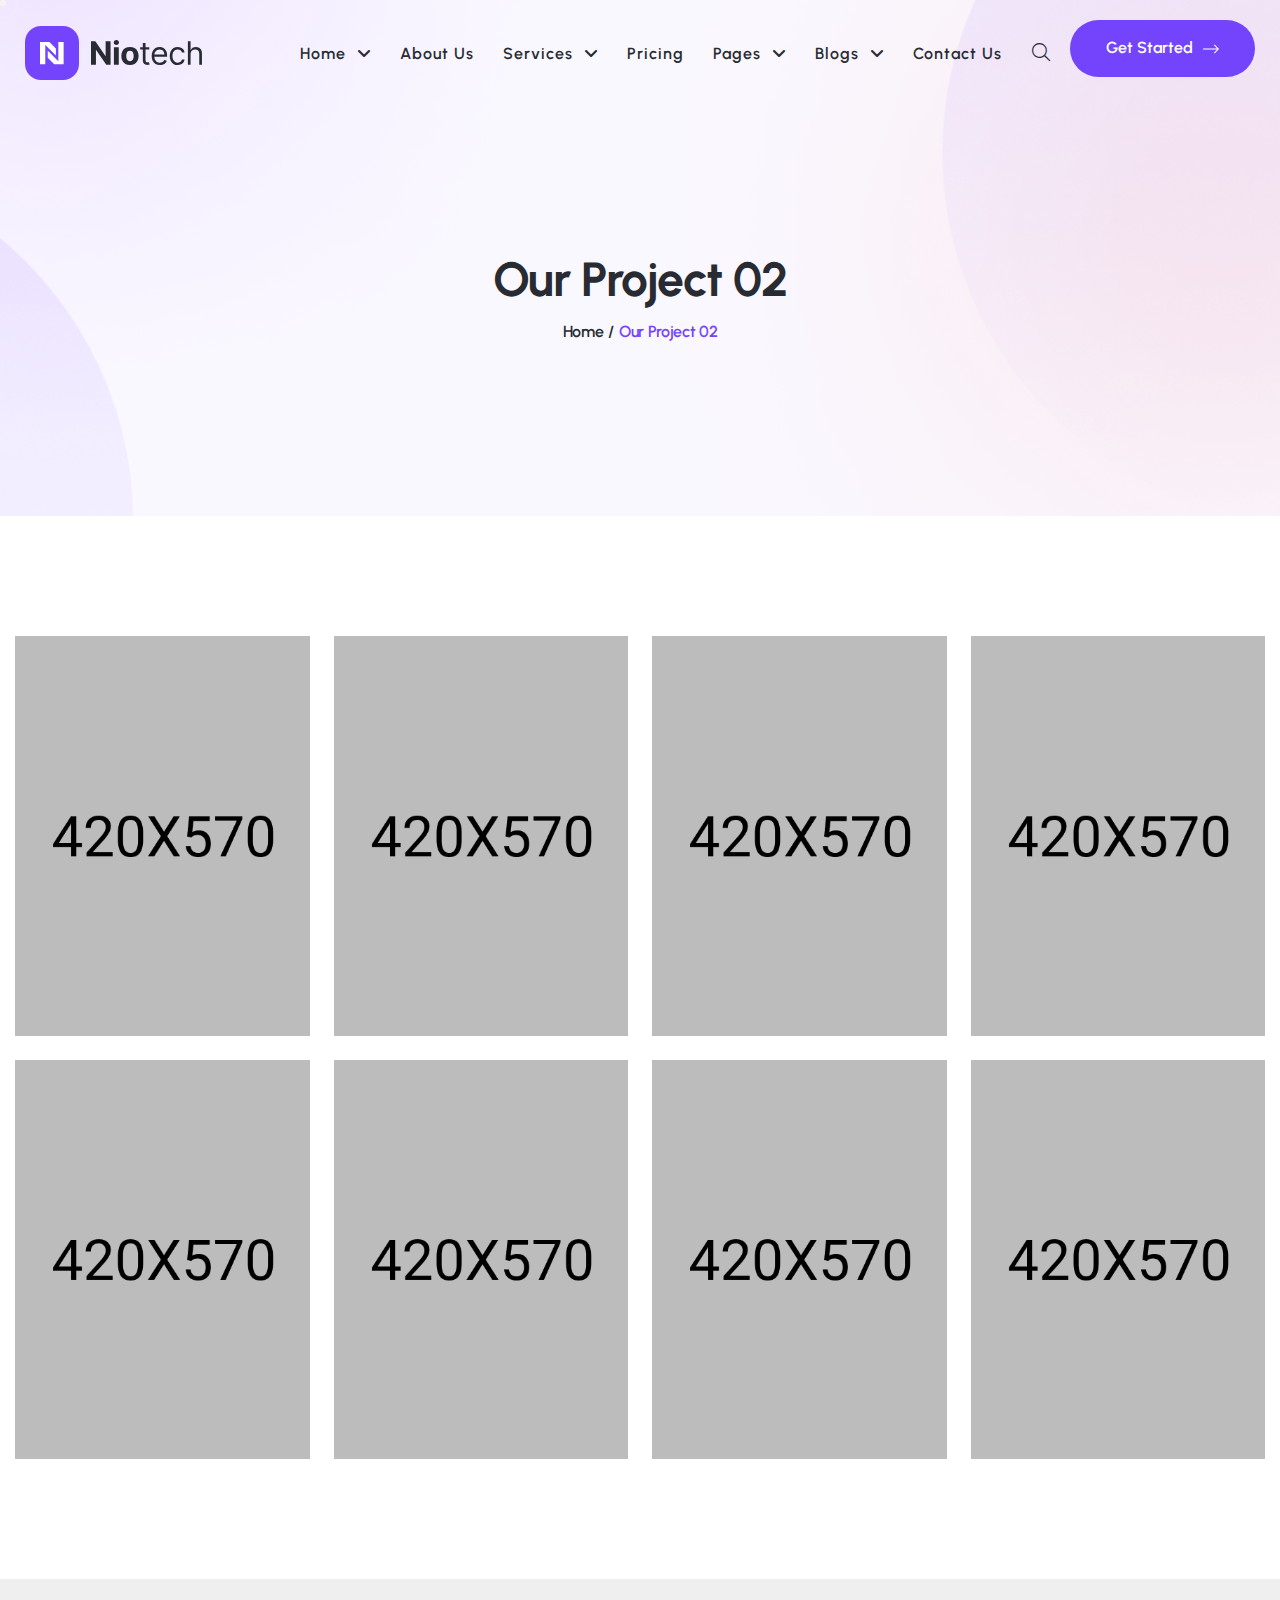
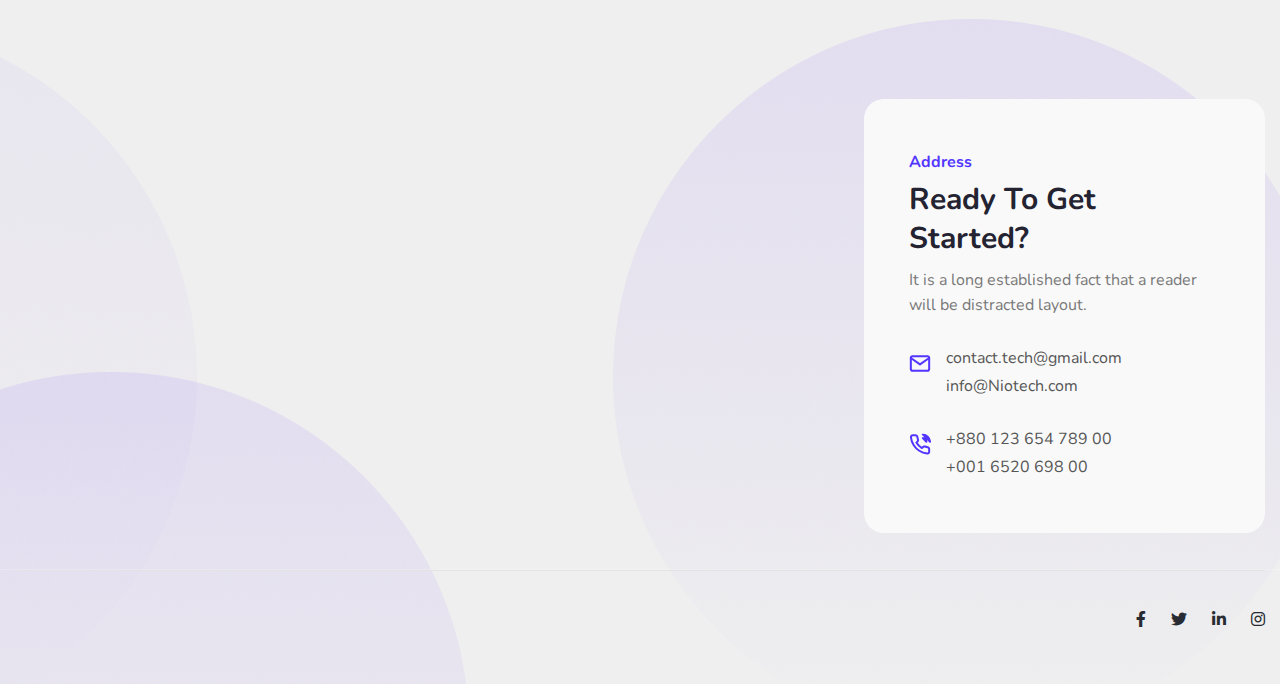
<file: project2.html>
<!DOCTYPE html>
<html lang="zxx">
<!--<< Header Area >>-->

<head>
    <!-- ========== Meta Tags ========== -->
    <meta charset="UTF-8">
    <meta http-equiv="X-UA-Compatible" content="IE=edge">
    <meta name="viewport" content="width=device-width, initial-scale=1">
    <meta name="author" content="Gramentheme">
    <meta name="description" content="Niotech - App Landing HTML Template">
    <!-- ======== Page title ============ -->
    <title>Niotech - App Landing HTML Template</title>
    <!--<< Favcion >>-->
    <link rel="shortcut icon" href="assets/images/favicon.png">
    <!--<< Bootstrap min.css >>-->
    <link rel="stylesheet" href="assets/css/bootstrap.min.css">
    <!--<< All Min Css >>-->
    <link rel="stylesheet" href="assets/css/all.min.css">
    <!--<< Animate.css >>-->
    <link rel="stylesheet" href="assets/css/animate.css">
    <!--<< Magnific popup.css >>-->
    <link rel="stylesheet" href="assets/css/magnific-popup.css">
    <!--<< MeanMenu.css >>-->
    <link rel="stylesheet" href="assets/css/meanmenu.css">
    <!--<< Swiper Bundle.css >>-->
    <link rel="stylesheet" href="assets/css/swiper-bundle.min.css">
    <!--<< NiceSelect.css >>-->
    <link rel="stylesheet" href="assets/css/nice-select.css">
    <!--<< Main.css >>-->
    <link rel="stylesheet" href="assets/css/main.css">
</head>

<body>

    <!-- Preloader Start -->
    <div id="preloader" class="preloader">
        <div class="animation-preloader">
            <div class="spinner">
            </div>
            <div class="txt-loading">
                <span data-text-preloader="N" class="letters-loading">
                    N
                </span>
                <span data-text-preloader="E" class="letters-loading">
                    i
                </span>
                <span data-text-preloader="O" class="letters-loading">
                    O
                </span>
                <span data-text-preloader="T" class="letters-loading">
                    T
                </span>
                <span data-text-preloader="E" class="letters-loading">
                    E
                </span>
                <span data-text-preloader="C" class="letters-loading">
                    C
                </span>
                <span data-text-preloader="H" class="letters-loading">
                    H
                </span>
            </div>
            <p class="text-center">Loading</p>
        </div>
        <div class="loader">
            <div class="row">
                <div class="col-3 loader-section section-left">
                    <div class="bg"></div>
                </div>
                <div class="col-3 loader-section section-left">
                    <div class="bg"></div>
                </div>
                <div class="col-3 loader-section section-right">
                    <div class="bg"></div>
                </div>
                <div class="col-3 loader-section section-right">
                    <div class="bg"></div>
                </div>
            </div>
        </div>
    </div>

    <!-- Mouse Cursor Start -->
    <div class="mouse-cursor cursor-outer"></div>
    <div class="mouse-cursor cursor-inner"></div>

    <!-- Back To Top Start -->
    <button id="back-top" class="back-to-top">
        <i class="fa-solid fa-chevron-up"></i>
    </button>

    <!-- Offcanvas Area Start -->
    <div class="fix-area">
        <div class="offcanvas__info">
            <div class="offcanvas__wrapper">
                <div class="offcanvas__content">
                    <div class="offcanvas__top mb-5 d-flex justify-content-between align-items-center">
                        <div class="offcanvas__logo">
                            <a href="index.html">
                                <img src="assets/images/logo/logo2.svg" alt="logo-img">
                            </a>
                        </div>
                        <div class="offcanvas__close">
                            <button>
                                <i class="fas fa-times"></i>
                            </button>
                        </div>
                    </div>
                    <p class="text d-none d-xl-block">
                        Nullam dignissim, ante scelerisque the is euismod fermentum odio sem semper the is erat, a
                        feugiat leo urna eget eros. Duis Aenean a imperdiet risus.
                    </p>
                    <div class="mobile-menu fix mb-3"></div>
                    <div class="offcanvas__contact">
                        <h4>Contact Info</h4>
                        <ul>
                            <li class="d-flex align-items-center">
                                <div class="offcanvas__contact-icon">
                                    <i class="fal fa-map-marker-alt"></i>
                                </div>
                                <div class="offcanvas__contact-text">
                                    <a target="_blank" href="#">Main Street, Melbourne, Australia</a>
                                </div>
                            </li>
                            <li class="d-flex align-items-center">
                                <div class="offcanvas__contact-icon mr-15">
                                    <i class="fal fa-envelope"></i>
                                </div>
                                <div class="offcanvas__contact-text">
                                    <a href="mailto:info@example.com"><span
                                            class="mailto:info@example.com">info@example.com</span></a>
                                </div>
                            </li>
                            <li class="d-flex align-items-center">
                                <div class="offcanvas__contact-icon mr-15">
                                    <i class="fal fa-clock"></i>
                                </div>
                                <div class="offcanvas__contact-text">
                                    <a target="_blank" href="#">Mod-friday, 09am -05pm</a>
                                </div>
                            </li>
                            <li class="d-flex align-items-center">
                                <div class="offcanvas__contact-icon mr-15">
                                    <i class="far fa-phone"></i>
                                </div>
                                <div class="offcanvas__contact-text">
                                    <a href="tel:+11002345909">+11002345909</a>
                                </div>
                            </li>
                        </ul>
                        <div class="header-button mt-4">
                            <a href="contact.html" class="theme-btn text-center">
                                <span>Get A Quote<i class="fa-solid fa-arrow-right-long"></i></span>
                            </a>
                        </div>
                        <div class="social-icon d-flex align-items-center">
                            <a href="#"><i class="fab fa-facebook-f"></i></a>
                            <a href="#"><i class="fab fa-twitter"></i></a>
                            <a href="#"><i class="fab fa-youtube"></i></a>
                            <a href="#"><i class="fab fa-linkedin-in"></i></a>
                        </div>
                    </div>
                </div>
            </div>
        </div>
    </div>
    <div class="offcanvas__overlay"></div>


    <!-- Header Section Start -->
    <header class="header-section-3 top-0">
        <div id="header-sticky" class="header-3">
            <div class="container">
                <div class="mega-menu-wrapper">
                    <div class="header-main">
                        <div class="header-left">
                            <div class="logo">
                                <a href="index.html" class="header-logo">
                                    <img src="assets/images/logo/logo.svg" alt="logo-img">
                                </a>
                            </div>
                        </div>

                        <div class="header-right d-flex justify-content-end align-items-center">
                            <div class="mean__menu-wrapper">
                                <div class="main-menu">
                                    <nav id="mobile-menu">
                                        <ul>
                                           <li class="has-dropdown active menu-thumb">
                                                <a href="#">
                                                    Home
                                                    <i class="fas fa-angle-down"></i>
                                                </a>
                                                <ul class="submenu has-homemenu">
                                                    <li>
                                                        <div class="homemenu-items">
                                                            <div class="homemenu">
                                                                <div class="homemenu-thumb">
                                                                    <img src="assets/images/header/home-1.png"
                                                                        alt="img">
                                                                    <div class="demo-button">
                                                                        <a class="theme-btn" href="index.html">
                                                                            Multi Page
                                                                        </a>
                                                                        <a class="theme-btn" href="index-one-page.html">
                                                                            One Page
                                                                        </a>
                                                                    </div>
                                                                </div>
                                                                <div class="homemenu-content text-center">
                                                                    <h4 class="homemenu-title">
                                                                        Home 01
                                                                    </h4>
                                                                </div>
                                                            </div>
                                                            <div class="homemenu">
                                                                <div class="homemenu-thumb mb-15">
                                                                    <img src="assets/images/header/home-2.png"
                                                                        alt="img">
                                                                    <div class="demo-button">
                                                                        <a class="theme-btn" href="index2.html">
                                                                            Multi Page
                                                                        </a>
                                                                        <a class="theme-btn" href="index-two-page.html">
                                                                            One Page
                                                                        </a>
                                                                    </div>
                                                                </div>
                                                                <div class="homemenu-content text-center">
                                                                    <h4 class="homemenu-title">
                                                                        Home 02
                                                                    </h4>
                                                                </div>
                                                            </div>
                                                            <div class="homemenu">
                                                                <div class="homemenu-thumb mb-15">
                                                                    <img src="assets/images/header/home-3.png"
                                                                        alt="img">
                                                                    <div class="demo-button">
                                                                        <a class="theme-btn" href="index3.html">
                                                                            Multi Page
                                                                        </a>
                                                                        <a class="theme-btn" href="index-three-page.html">
                                                                            One Page
                                                                        </a>
                                                                    </div>
                                                                </div>
                                                                <div class="homemenu-content text-center">
                                                                    <h4 class="homemenu-title">
                                                                        Home 03
                                                                    </h4>
                                                                </div>
                                                            </div>
                                                        </div>
                                                    </li>
                                                </ul>
                                            </li>
                                            <li class="has-dropdown active d-xl-none">
                                                <a href="index.html" class="border-none">
                                                    Home
                                                    <i class="fa-regular fa-plus"></i>
                                                </a>
                                                <ul class="submenu">
                                                    <li><a href="index.html">Home 01</a></li>
                                                    <li><a href="index2.html">Home 02</a></li>
                                                    <li><a href="index3.html">Home 03</a></li>
                                                </ul>
                                            </li>
                                            <li>
                                                <a href="about.html">About Us</a>
                                            </li>
                                            <li>
                                                <a href="services.html">
                                                    Services
                                                    <i class="fas fa-angle-down"></i>
                                                </a>
                                                <ul class="submenu">
                                                    <li><a href="services.html">Services</a></li>
                                                    <li><a href="service-details.html">Service Details</a></li>
                                                </ul>
                                            </li>
                                            <li>
                                                <a href="pricing.html">
                                                    Pricing
                                                </a>
                                            </li>
                                            <li class="has-dropdown">
                                                <a href="#">
                                                    Pages
                                                    <i class="fas fa-angle-down"></i>
                                                </a>
                                                <ul class="submenu">
                                                    <li class="has-dropdown">
                                                        <a href="project1.html">
                                                            Project
                                                            <i class="fas fa-angle-down"></i>
                                                        </a>
                                                        <ul class="submenu">
                                                            <li><a href="project1.html">Project 01</a></li>
                                                            <li><a href="project2.html">Project 02</a></li>
                                                            <li><a href="project-details.html">Project Details</a></li>
                                                        </ul>
                                                    </li>
                                                    <li class="has-dropdown">
                                                        <a href="team.html">
                                                            Team
                                                            <i class="fas fa-angle-down"></i>
                                                        </a>
                                                        <ul class="submenu">
                                                            <li><a href="team.html">Team</a></li>
                                                            <li><a href="team-details.html">Team Details</a>
                                                            </li>
                                                        </ul>
                                                    </li>
                                                    <li><a href="faq.html">Faq's</a></li>
                                                </ul>
                                            </li>
                                            <li>
                                                <a href="blog.html">
                                                    Blogs
                                                    <i class="fas fa-angle-down"></i>
                                                </a>
                                                <ul class="submenu">
                                                    <li><a href="blog.html">Blog</a></li>
                                                    <li><a href="blog-standard.html">Blog Standard</a></li>
                                                    <li><a href="blog-left-sidebar.html">Blog Left Sidebar</a></li>
                                                    <li><a href="blog-details.html">Blog Details</a></li>
                                                </ul>
                                            </li>
                                            <li>
                                                <a href="contact.html">Contact Us</a>
                                            </li>
                                        </ul>
                                    </nav>
                                </div>
                            </div>
                            <a href="#0" class="search-trigger search-icon"><i class="fal fa-search"></i></a>
                            <div class="header-button">
                                <div class="btn-wrapper">
                                    <a href="contact.html"> <span class="theme-btn"> Get Started
                                            <svg xmlns="http://www.w3.org/2000/svg" width="16" height="16"
                                                viewBox="0 0 16 16" fill="none">
                                                <g clip-path="url(#clip0_199_939)">
                                                    <path
                                                        d="M11.6123 3.61183L10.8996 4.32455L14.0711 7.49604H0.000488281V8.50399H14.0711L10.8996 11.6754L11.6123 12.3882L16.0005 7.99998L11.6123 3.61183Z"
                                                        fill="white" />
                                                </g>
                                                <defs>
                                                    <clipPath id="clip0_199_939">
                                                        <rect width="16" height="16" fill="white"
                                                            transform="translate(0.000488281)" />
                                                    </clipPath>
                                                </defs>
                                            </svg>
                                        </span>
                                    </a>
                                </div>
                            </div>
                            <div class="header__hamburger d-block d-xl-none my-auto">
                                <div class="sidebar__toggle">
                                    <i class="fas fa-bars"></i>
                                </div>
                            </div>
                        </div>
                    </div>
                </div>
            </div>
        </div>
    </header>

    <!-- Search Area Start -->
    <div class="search-wrap">
        <div class="search-inner">
            <i class="fas fa-times search-close" id="search-close"></i>
            <div class="search-cell">
                <form method="get">
                    <div class="search-field-holder">
                        <input type="search" class="main-search-input" placeholder="Search...">
                    </div>
                </form>
            </div>
        </div>
    </div>

    <!-- Breadcumb Section S T A R T -->
    <div class="breadcumb-section fix">
        <div class="breadcumb-container-wrapper" data-bg-src="assets/images/bg/breadcumgBg.png">
            <div class="container">
                <div class="shape1"><img src="assets/images/shape/breadCumbShape1_1.png" alt="shape"></div>
                <div class="shape2"><img src="assets/images/shape/breadCumbShape1_2.png" alt="shape"></div>
                <div class="breadcumb-wrapper">
                    <div class="page-heading">
                        <h1>Our Project 02</h1>
                        <div class="links">
                            <a href="index.html">Home<span class="slash">/</span></a>Our Project 02
                        </div>
                    </div>
                </div>
            </div>
        </div>
    </div>

    <!-- Project Section S T A R T -->
    <section class="project-section section-padding fix">
        <div class="project-container-wrapper style2">
            <div class="container">
                <div class="project-wrapper style2">
                    <div class="row gy-4">
                        <div class="col-xl-3 col-md-6">
                            <div class="project-card style1">
                                <div class="project-thumb">
                                    <img src="assets/images/project/projectThumb2_1.jpg" alt="thumb">
                                </div>
                                <div class="project-content">
                                    <h3>
                                        <a href="project-details.html">Working Laptop</a>
                                    </h3>
                                    <p class="text">View Project</p>
                                </div>
                            </div>
                        </div>
                        <div class="col-xl-3 col-md-6">
                            <div class="project-card style1">
                                <div class="project-thumb">
                                    <img src="assets/images/project/projectThumb2_2.jpg" alt="thumb">
                                </div>
                                <div class="project-content">
                                    <h3>
                                        <a href="project-details.html">Working Laptop</a>
                                    </h3>
                                    <p class="text">View Project</p>
                                </div>
                            </div>
                        </div>
                        <div class="col-xl-3 col-md-6">
                            <div class="project-card style1">
                                <div class="project-thumb">
                                    <img src="assets/images/project/projectThumb2_3.jpg" alt="thumb">
                                </div>
                                <div class="project-content">
                                    <h3>
                                        <a href="project-details.html">Working Laptop</a>
                                    </h3>
                                    <p class="text">View Project</p>
                                </div>
                            </div>
                        </div>
                        <div class="col-xl-3 col-md-6">
                            <div class="project-card style1">
                                <div class="project-thumb">
                                    <img src="assets/images/project/projectThumb2_4.jpg" alt="thumb">
                                </div>
                                <div class="project-content">
                                    <h3>
                                        <a href="project-details.html">Working Laptop</a>
                                    </h3>
                                    <p class="text">View Project</p>
                                </div>
                            </div>
                        </div>
                        <div class="col-xl-3 col-md-6">
                            <div class="project-card style1">
                                <div class="project-thumb">
                                    <img src="assets/images/project/projectThumb2_5.jpg" alt="thumb">
                                </div>
                                <div class="project-content">
                                    <h3>
                                        <a href="project-details.html">Working Laptop</a>
                                    </h3>
                                    <p class="text">View Project</p>
                                </div>
                            </div>
                        </div>
                        <div class="col-xl-3 col-md-6">
                            <div class="project-card style1">
                                <div class="project-thumb">
                                    <img src="assets/images/project/projectThumb2_6.jpg" alt="thumb">
                                </div>
                                <div class="project-content">
                                    <h3>
                                        <a href="project-details.html">Working Laptop</a>
                                    </h3>
                                    <p class="text">View Project</p>
                                </div>
                            </div>
                        </div>
                        <div class="col-xl-3 col-md-6">
                            <div class="project-card style1">
                                <div class="project-thumb">
                                    <img src="assets/images/project/projectThumb2_7.jpg" alt="thumb">
                                </div>
                                <div class="project-content">
                                    <h3>
                                        <a href="project-details.html">Working Laptop</a>
                                    </h3>
                                    <p class="text">View Project</p>
                                </div>
                            </div>
                        </div>
                        <div class="col-xl-3 col-md-6">
                            <div class="project-card style1">
                                <div class="project-thumb">
                                    <img src="assets/images/project/projectThumb2_8.jpg" alt="thumb">
                                </div>
                                <div class="project-content">
                                    <h3>
                                        <a href="project-details.html">Working Laptop</a>
                                    </h3>
                                    <p class="text">View Project</p>
                                </div>
                            </div>
                        </div>
                    </div>
                </div>
            </div>
        </div>
    </section>



    <!-- Footer Section    S T A R T -->
    <footer class="footer-section position-relative">
        <div class="footer-widgets-wrapper style1 fix">
            <div class="shape1"><img src="assets/images/shape/footerShape1_1.png" alt="shape"></div>
            <div class="shape2"><img src="assets/images/shape/footerShape1_2.png" alt="shape"></div>
            <div class="shape3"><img src="assets/images/shape/footerShape1_3.png" alt="shape"></div>
            <div class="container">
                <div class="row">
                    <div class="col-xl-4 col-lg-4 col-md-6 wow fadeInUp" data-wow-delay=".2s">
                        <div class="single-footer-widget">
                            <div class="widget-head">
                                <a href="index.html">
                                    <img src="assets/images/logo/logo.svg" alt="logo-img">
                                </a>
                            </div>
                            <div class="footer-content">
                                <p>
                                    It is a long established fact that from will be distracted by the readable from when
                                    looking.
                                </p>
                                <div class="store-links">
                                    <div class="apple">
                                        <a href="#"><svg xmlns="http://www.w3.org/2000/svg" width="19" height="17"
                                                viewBox="0 0 19 17" fill="none">
                                                <path
                                                    d="M13.9741 0.148438C11.9982 0.148438 11.1631 1.09311 9.78702 1.09311C8.37612 1.09311 7.29994 0.155311 5.58766 0.155311C3.91164 0.155311 2.12437 1.1805 0.989386 2.92696C-0.604303 5.38978 -0.333787 10.0282 2.24738 13.9797C3.17066 15.3942 4.40366 16.9806 6.02087 16.9978H6.05028C7.45578 16.9978 7.87332 16.0757 9.8076 16.0649H9.837C11.7424 16.0649 12.1246 16.9924 13.5242 16.9924H13.5536C15.1709 16.9752 16.47 15.2175 17.3933 13.8083C18.0578 12.7949 18.3048 12.2863 18.8145 11.1398C15.0807 9.71985 14.4809 4.41664 18.1735 2.38344C17.0463 0.969377 15.4624 0.150401 13.9692 0.150401L13.9741 0.148438Z"
                                                    fill="white" />
                                            </svg> App Store</a>
                                    </div>
                                    <div class="play">
                                        <a href="#"><svg xmlns="http://www.w3.org/2000/svg" width="26" height="17"
                                                viewBox="0 0 26 17" fill="none">
                                                <path
                                                    d="M18.8732 5.50779L20.9775 1.64735C21.0339 1.54372 21.0493 1.42066 21.0204 1.30505C20.9914 1.18943 20.9204 1.09065 20.8229 1.03026C20.7748 1.00032 20.7215 0.980802 20.6661 0.97283C20.6108 0.964858 20.5545 0.968593 20.5005 0.983821C20.4466 0.999048 20.396 1.02546 20.3517 1.06154C20.3075 1.09761 20.2704 1.14263 20.2427 1.19398L18.1122 5.10427C16.4855 4.31717 14.6547 3.87902 12.6857 3.87902C10.7167 3.87902 8.88588 4.3177 7.25923 5.10427L5.12868 1.19398C5.07191 1.09044 4.97863 1.01502 4.86936 0.984319C4.76008 0.953616 4.64377 0.970142 4.546 1.03026C4.44823 1.09038 4.37702 1.18917 4.34803 1.3049C4.31904 1.42062 4.33464 1.54381 4.39141 1.64735L6.49075 5.50779C2.86386 7.58782 0.405796 11.4776 0 16.0313H25.3684C24.9626 11.4776 22.5046 7.58782 18.8732 5.50779ZM6.85988 12.2584C6.64958 12.2584 6.444 12.1924 6.26914 12.0687C6.09429 11.9449 5.958 11.7691 5.87752 11.5633C5.79705 11.3575 5.77599 11.1311 5.81702 10.9127C5.85804 10.6942 5.95931 10.4936 6.10802 10.3361C6.25672 10.1786 6.44618 10.0714 6.65244 10.0279C6.8587 9.98449 7.07249 10.0068 7.26678 10.092C7.46108 10.1772 7.62714 10.3216 7.74398 10.5068C7.86081 10.6919 7.92317 10.9097 7.92317 11.1324C7.92304 11.431 7.81097 11.7173 7.6116 11.9285C7.41222 12.1396 7.14184 12.2583 6.85988 12.2584ZM18.5036 12.2584C18.2935 12.2575 18.0883 12.1907 17.9141 12.0664C17.7398 11.9421 17.6042 11.7659 17.5244 11.56C17.4446 11.3542 17.4242 11.1279 17.4657 10.9098C17.5073 10.6917 17.6089 10.4915 17.7578 10.3345C17.9066 10.1775 18.0961 10.0707 18.3022 10.0276C18.5084 9.98453 18.7219 10.0071 18.916 10.0925C19.11 10.1778 19.2758 10.3222 19.3924 10.5073C19.5091 10.6923 19.5713 10.9099 19.5713 11.1324C19.5713 11.2804 19.5436 11.4271 19.49 11.5638C19.4364 11.7006 19.3579 11.8248 19.2589 11.9294C19.1599 12.034 19.0424 12.1169 18.9132 12.1733C18.7839 12.2298 18.6454 12.2587 18.5056 12.2584H18.5036Z"
                                                    fill="#242331" />
                                            </svg> Play Store</a>
                                    </div>
                                </div>
                            </div>
                        </div>
                    </div>
                    <div class="col-xl-2 col-lg-4 col-md-6 ps-lg-5 wow fadeInUp" data-wow-delay=".4s">
                        <div class="single-footer-widget">
                            <div class="widget-head">
                                <h3> Pages </h3>
                            </div>
                            <ul class="list-area">
                                <li>
                                    <a href="index.html">
                                        Home
                                    </a>
                                </li>
                                <li>
                                    <a href="about.html">
                                        About Us
                                    </a>
                                </li>
                                <li>
                                    <a href="project1.html">
                                        Integrations
                                    </a>
                                </li>
                                <li>
                                    <a href="services.html">
                                        Features
                                    </a>
                                </li>
                                <li>
                                    <a href="pricing.html">
                                        Pricing
                                    </a>
                                </li>
                                <li>
                                    <a href="contact.html">
                                        Contact Us
                                    </a>
                                </li>
                            </ul>
                        </div>
                    </div>
                    <div class="col-xl-2 col-lg-4 col-md-6 wow fadeInUp" data-wow-delay=".8s">
                        <div class="single-footer-widget">
                            <div class="widget-head">
                                <h3> Utility Pages </h3>
                            </div>
                            <ul class="list-area">
                                <li>
                                    <a href="project1.html">
                                        Project
                                    </a>
                                </li>
                                <li>
                                    <a href="blog.html">
                                        Blog
                                    </a>
                                </li>
                                <li>
                                    <a href="contact.html">
                                        Contact
                                    </a>
                                </li>
                                <li>
                                    <a href="pricing.html">
                                        Pricing
                                    </a>
                                </li>
                                <li>
                                    <a href="project-details.html">
                                        Project details
                                    </a>
                                </li>
                                <li>
                                    <a href="team.html">
                                        Our Team
                                    </a>
                                </li>
                            </ul>
                        </div>
                    </div>
                    <div class="col-xl-4 col-lg-4 col-md-6">
                        <div class="single-footer-widget">
                            <div class="contact-box">
                                <div class="subtitle">Address</div>
                                <div class="widget-head">Ready to get started?</div>
                                <div class="text">It is a long established fact that a reader will be distracted layout.
                                </div>
                                <div class="info">
                                    <div class="icon"><svg xmlns="http://www.w3.org/2000/svg" width="22" height="23"
                                            viewBox="0 0 22 23" fill="none">
                                            <path
                                                d="M3.66671 4.16699H18.3334C19.3417 4.16699 20.1667 4.99199 20.1667 6.00033V17.0003C20.1667 18.0087 19.3417 18.8337 18.3334 18.8337H3.66671C2.65837 18.8337 1.83337 18.0087 1.83337 17.0003V6.00033C1.83337 4.99199 2.65837 4.16699 3.66671 4.16699Z"
                                                stroke="#5236FF" stroke-width="2" stroke-linecap="round"
                                                stroke-linejoin="round" />
                                            <path d="M20.1667 6L11 12.4167L1.83337 6" stroke="#5236FF" stroke-width="2"
                                                stroke-linecap="round" stroke-linejoin="round" />
                                        </svg>
                                    </div>
                                    <div class="link">
                                        <a href="mailto:contact.tech@gmail.com">contact.tech@gmail.com</a> <br>
                                        <a href="mailto:info@Niotech.com">info@Niotech.com</a>
                                    </div>
                                </div>
                                <div class="info">
                                    <div class="icon">
                                        <svg xmlns="http://www.w3.org/2000/svg" width="22" height="23"
                                            viewBox="0 0 22 23" fill="none">
                                            <g clip-path="url(#clip0_2011_91)">
                                                <path
                                                    d="M13.7959 5.08366C14.6912 5.25834 15.514 5.69623 16.1591 6.34127C16.8041 6.9863 17.242 7.80915 17.4167 8.70449L13.7959 5.08366ZM13.7959 1.41699C15.656 1.62364 17.3906 2.45665 18.7149 3.77925C20.0392 5.10185 20.8744 6.83542 21.0834 8.69533L13.7959 1.41699ZM20.1667 16.0103V18.7603C20.1677 19.0156 20.1154 19.2683 20.0132 19.5022C19.9109 19.7361 19.7609 19.9461 19.5728 20.1187C19.3846 20.2913 19.1625 20.4227 18.9207 20.5045C18.6789 20.5863 18.4226 20.6166 18.1684 20.5937C15.3476 20.2872 12.6381 19.3233 10.2575 17.7795C8.0427 16.3721 6.16491 14.4943 4.75752 12.2795C3.20833 9.8881 2.24424 7.1654 1.94335 4.33199C1.92045 4.0785 1.95057 3.82302 2.03181 3.58181C2.11305 3.34061 2.24363 3.11896 2.41522 2.93098C2.58682 2.743 2.79567 2.59281 3.0285 2.48997C3.26132 2.38713 3.513 2.3339 3.76752 2.33366H6.51752C6.96238 2.32928 7.39366 2.48681 7.73097 2.7769C8.06827 3.06698 8.28859 3.46982 8.35085 3.91033C8.46692 4.79039 8.68218 5.65449 8.99252 6.48616C9.11585 6.81426 9.14254 7.17083 9.06943 7.51363C8.99632 7.85643 8.82648 8.17109 8.58002 8.42033L7.41585 9.58449C8.72078 11.8794 10.6209 13.7796 12.9159 15.0845L14.08 13.9203C14.3293 13.6739 14.6439 13.504 14.9867 13.4309C15.3295 13.3578 15.6861 13.3845 16.0142 13.5078C16.8459 13.8182 17.71 14.0334 18.59 14.1495C19.0353 14.2123 19.442 14.4366 19.7327 14.7797C20.0234 15.1228 20.1778 15.5608 20.1667 16.0103Z"
                                                    stroke="#5236FF" stroke-width="2" stroke-linecap="round"
                                                    stroke-linejoin="round" />
                                            </g>
                                            <defs>
                                                <clipPath id="clip0_2011_91">
                                                    <rect width="22" height="22" fill="white"
                                                        transform="translate(0 0.5)" />
                                                </clipPath>
                                            </defs>
                                        </svg>
                                    </div>
                                    <div class="link">
                                        <a href="tel:21314234323543">+880 123 654 789 00</a> <br>
                                        <a href="tel:35234523452345">+001 6520 698 00</a>
                                    </div>
                                </div>
                            </div>
                        </div>
                    </div>
                </div>
            </div>
        </div>
        <div class="footer-bottom style1">
            <div class="container">
                <div class="footer-wrapper d-flex align-items-center justify-content-between">
                    <p class="wow fadeInLeft" data-wow-delay=".3s">
                        Copyright © Niotech All rights
                    </p>
                    <ul class="social-links" data-wow-delay=".5s">
                        <li> <a href="#"><i class="fa-brands fa-facebook-f"></i></a> </li>
                        <li> <a href="#"><i class="fa-brands fa-twitter"></i></a> </li>
                        <li> <a href="#"><i class="fa-brands fa-linkedin-in"></i></a> </li>
                        <li> <a href="#"><i class="fa-brands fa-instagram"></i></a> </li>
                    </ul>
                </div>
            </div>
        </div>
    </footer>




    <!--<< All JS Plugins >>-->
    <script src="assets/js/jquery-3.7.1.min.js"></script>
    <!--<< Bootstrap Js >>-->
    <script src="assets/js/bootstrap.bundle.min.js"></script>
    <!--<< Waypoints Js >>-->
    <script src="assets/js/jquery.waypoints.js"></script>
    <!--<< Counterup Js >>-->
    <script src="assets/js/jquery.counterup.min.js"></script>
    <!--<< Viewport Js >>-->
    <script src="assets/js/viewport.jquery.js"></script>
    <!--<< Tilt Js >>-->
    <script src="assets/js/tilt.min.js"></script>
    <!--<< Swiper Slider Js >>-->
    <script src="assets/js/swiper-bundle.min.js"></script>
    <!--<< MeanMenu Js >>-->
    <script src="assets/js/jquery.meanmenu.min.js"></script>
    <!--<< Magnific popup Js >>-->
    <script src="assets/js/magnific-popup.min.js"></script>
    <!--<< Wow Animation Js >>-->
    <script src="assets/js/wow.min.js"></script>
    <!--<< NIce Select Js >>-->
    <script src="assets/js/nice-select.min.js"></script>
    <!--<< Main.js >>-->
    <script src="assets/js/main.js"></script>
</body>

</html>
</file>
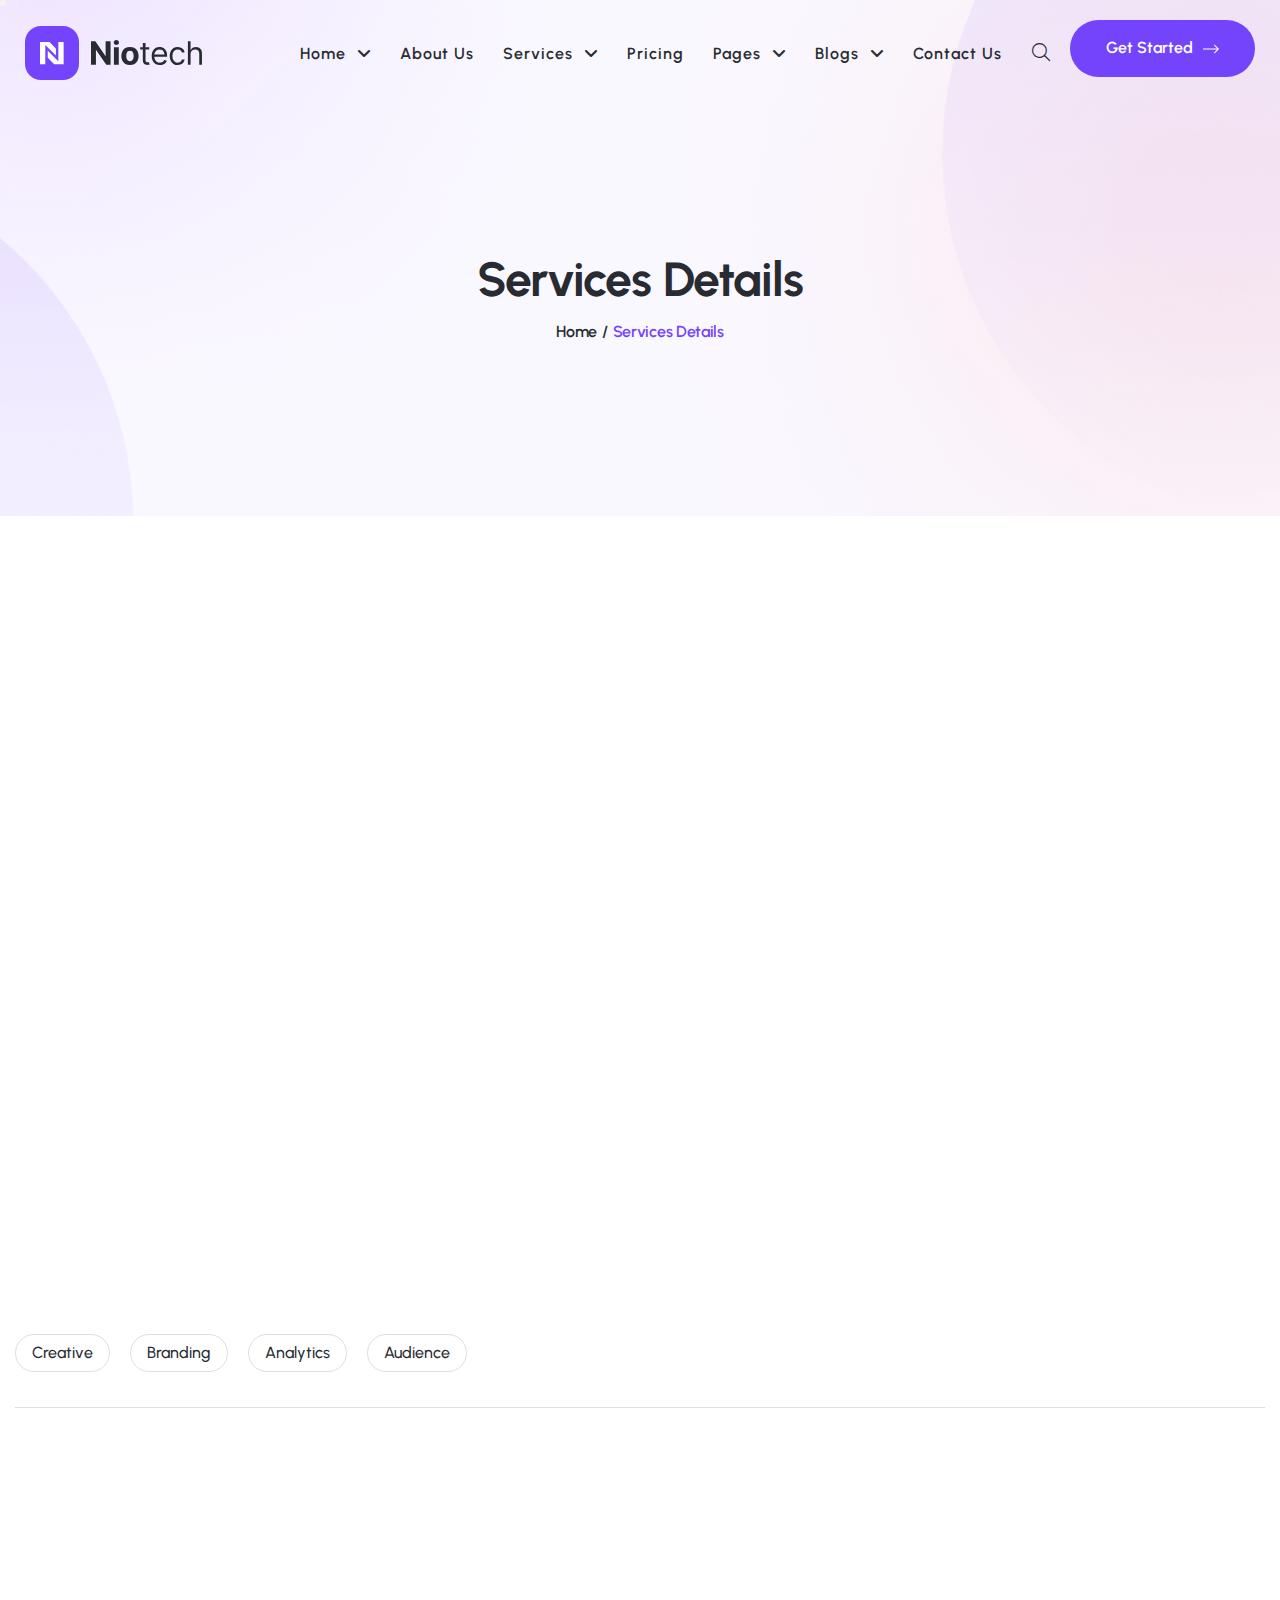
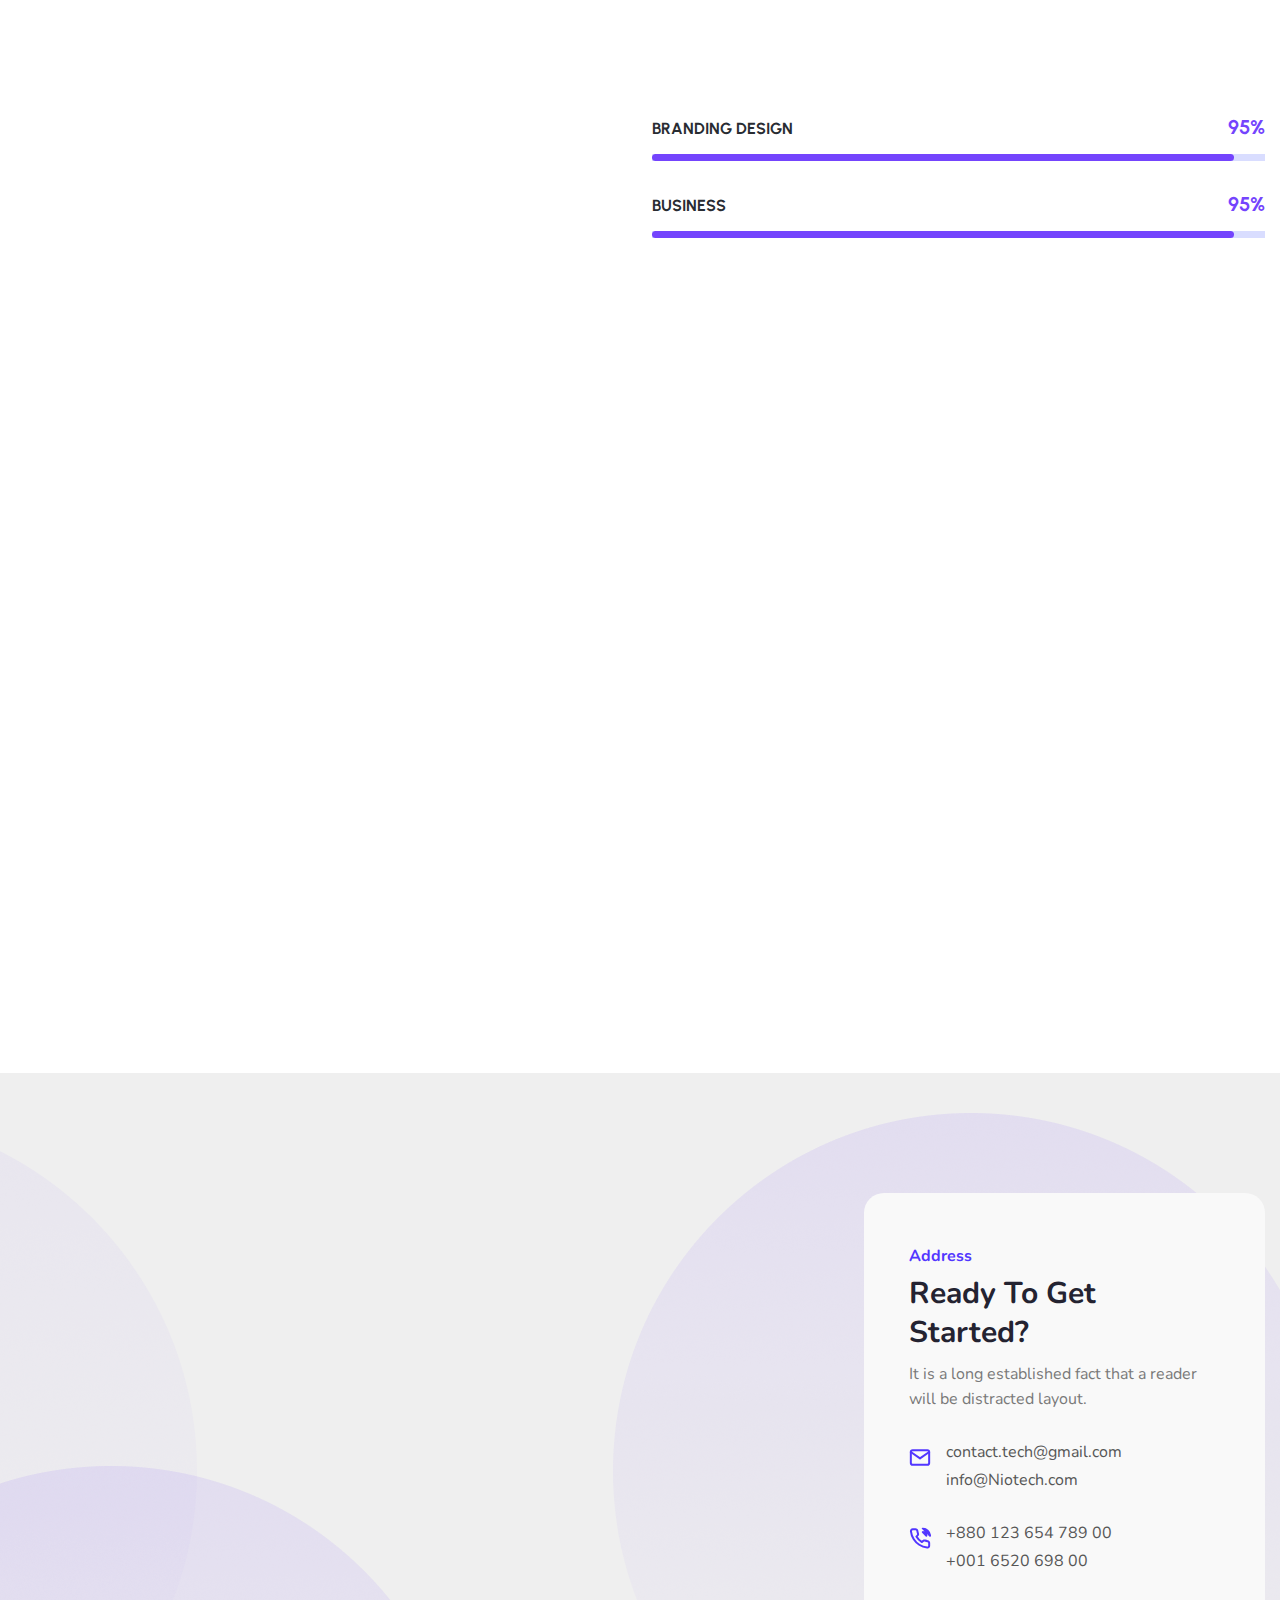
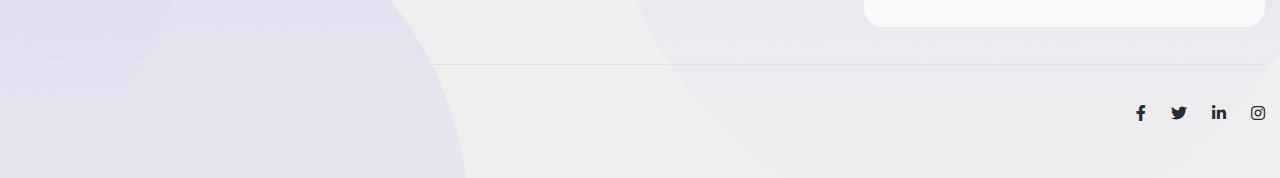
<file: service-details.html>
<!DOCTYPE html>
<html lang="zxx">
<!--<< Header Area >>-->

<head>
    <!-- ========== Meta Tags ========== -->
    <meta charset="UTF-8">
    <meta http-equiv="X-UA-Compatible" content="IE=edge">
    <meta name="viewport" content="width=device-width, initial-scale=1">
    <meta name="author" content="Gramentheme">
    <meta name="description" content="Niotech - App Landing HTML Template">
    <!-- ======== Page title ============ -->
    <title>Niotech - App Landing HTML Template</title>
    <!--<< Favcion >>-->
    <link rel="shortcut icon" href="assets/images/favicon.png">
    <!--<< Bootstrap min.css >>-->
    <link rel="stylesheet" href="assets/css/bootstrap.min.css">
    <!--<< All Min Css >>-->
    <link rel="stylesheet" href="assets/css/all.min.css">
    <!--<< Animate.css >>-->
    <link rel="stylesheet" href="assets/css/animate.css">
    <!--<< Magnific popup.css >>-->
    <link rel="stylesheet" href="assets/css/magnific-popup.css">
    <!--<< MeanMenu.css >>-->
    <link rel="stylesheet" href="assets/css/meanmenu.css">
    <!--<< Swiper Bundle.css >>-->
    <link rel="stylesheet" href="assets/css/swiper-bundle.min.css">
    <!--<< NiceSelect.css >>-->
    <link rel="stylesheet" href="assets/css/nice-select.css">
    <!--<< Main.css >>-->
    <link rel="stylesheet" href="assets/css/main.css">
</head>

<body>

    <!-- Preloader Start -->
    <div id="preloader" class="preloader">
        <div class="animation-preloader">
            <div class="spinner">
            </div>
            <div class="txt-loading">
                <span data-text-preloader="N" class="letters-loading">
                    N
                </span>
                <span data-text-preloader="E" class="letters-loading">
                    i
                </span>
                <span data-text-preloader="O" class="letters-loading">
                    O
                </span>
                <span data-text-preloader="T" class="letters-loading">
                    T
                </span>
                <span data-text-preloader="E" class="letters-loading">
                    E
                </span>
                <span data-text-preloader="C" class="letters-loading">
                    C
                </span>
                <span data-text-preloader="H" class="letters-loading">
                    H
                </span>
            </div>
            <p class="text-center">Loading</p>
        </div>
        <div class="loader">
            <div class="row">
                <div class="col-3 loader-section section-left">
                    <div class="bg"></div>
                </div>
                <div class="col-3 loader-section section-left">
                    <div class="bg"></div>
                </div>
                <div class="col-3 loader-section section-right">
                    <div class="bg"></div>
                </div>
                <div class="col-3 loader-section section-right">
                    <div class="bg"></div>
                </div>
            </div>
        </div>
    </div>

    <!-- Mouse Cursor Start -->
    <div class="mouse-cursor cursor-outer"></div>
    <div class="mouse-cursor cursor-inner"></div>

    <!-- Back To Top Start -->
    <button id="back-top" class="back-to-top">
        <i class="fa-solid fa-chevron-up"></i>
    </button>

    <!-- Offcanvas Area Start -->
    <div class="fix-area">
        <div class="offcanvas__info">
            <div class="offcanvas__wrapper">
                <div class="offcanvas__content">
                    <div class="offcanvas__top mb-5 d-flex justify-content-between align-items-center">
                        <div class="offcanvas__logo">
                            <a href="index.html">
                                <img src="assets/images/logo/logo2.svg" alt="logo-img">
                            </a>
                        </div>
                        <div class="offcanvas__close">
                            <button>
                                <i class="fas fa-times"></i>
                            </button>
                        </div>
                    </div>
                    <p class="text d-none d-xl-block">
                        Nullam dignissim, ante scelerisque the is euismod fermentum odio sem semper the is erat, a
                        feugiat leo urna eget eros. Duis Aenean a imperdiet risus.
                    </p>
                    <div class="mobile-menu fix mb-3"></div>
                    <div class="offcanvas__contact">
                        <h4>Contact Info</h4>
                        <ul>
                            <li class="d-flex align-items-center">
                                <div class="offcanvas__contact-icon">
                                    <i class="fal fa-map-marker-alt"></i>
                                </div>
                                <div class="offcanvas__contact-text">
                                    <a target="_blank" href="#">Main Street, Melbourne, Australia</a>
                                </div>
                            </li>
                            <li class="d-flex align-items-center">
                                <div class="offcanvas__contact-icon mr-15">
                                    <i class="fal fa-envelope"></i>
                                </div>
                                <div class="offcanvas__contact-text">
                                    <a href="mailto:info@example.com"><span
                                            class="mailto:info@example.com">info@example.com</span></a>
                                </div>
                            </li>
                            <li class="d-flex align-items-center">
                                <div class="offcanvas__contact-icon mr-15">
                                    <i class="fal fa-clock"></i>
                                </div>
                                <div class="offcanvas__contact-text">
                                    <a target="_blank" href="#">Mod-friday, 09am -05pm</a>
                                </div>
                            </li>
                            <li class="d-flex align-items-center">
                                <div class="offcanvas__contact-icon mr-15">
                                    <i class="far fa-phone"></i>
                                </div>
                                <div class="offcanvas__contact-text">
                                    <a href="tel:+11002345909">+11002345909</a>
                                </div>
                            </li>
                        </ul>
                        <div class="header-button mt-4">
                            <a href="contact.html" class="theme-btn text-center">
                                <span>Get A Quote<i class="fa-solid fa-arrow-right-long"></i></span>
                            </a>
                        </div>
                        <div class="social-icon d-flex align-items-center">
                            <a href="#"><i class="fab fa-facebook-f"></i></a>
                            <a href="#"><i class="fab fa-twitter"></i></a>
                            <a href="#"><i class="fab fa-youtube"></i></a>
                            <a href="#"><i class="fab fa-linkedin-in"></i></a>
                        </div>
                    </div>
                </div>
            </div>
        </div>
    </div>
    <div class="offcanvas__overlay"></div>


    <!-- Header Section Start -->
    <header class="header-section-3 top-0">
        <div id="header-sticky" class="header-3">
            <div class="container">
                <div class="mega-menu-wrapper">
                    <div class="header-main">
                        <div class="header-left">
                            <div class="logo">
                                <a href="index.html" class="header-logo">
                                    <img src="assets/images/logo/logo.svg" alt="logo-img">
                                </a>
                            </div>
                        </div>

                        <div class="header-right d-flex justify-content-end align-items-center">
                            <div class="mean__menu-wrapper">
                                <div class="main-menu">
                                    <nav id="mobile-menu">
                                        <ul>
                                           <li class="has-dropdown active menu-thumb">
                                                <a href="#">
                                                    Home
                                                    <i class="fas fa-angle-down"></i>
                                                </a>
                                                <ul class="submenu has-homemenu">
                                                    <li>
                                                        <div class="homemenu-items">
                                                            <div class="homemenu">
                                                                <div class="homemenu-thumb">
                                                                    <img src="assets/images/header/home-1.png"
                                                                        alt="img">
                                                                    <div class="demo-button">
                                                                        <a class="theme-btn" href="index.html">
                                                                            Multi Page
                                                                        </a>
                                                                        <a class="theme-btn" href="index-one-page.html">
                                                                            One Page
                                                                        </a>
                                                                    </div>
                                                                </div>
                                                                <div class="homemenu-content text-center">
                                                                    <h4 class="homemenu-title">
                                                                        Home 01
                                                                    </h4>
                                                                </div>
                                                            </div>
                                                            <div class="homemenu">
                                                                <div class="homemenu-thumb mb-15">
                                                                    <img src="assets/images/header/home-2.png"
                                                                        alt="img">
                                                                    <div class="demo-button">
                                                                        <a class="theme-btn" href="index2.html">
                                                                            Multi Page
                                                                        </a>
                                                                        <a class="theme-btn" href="index-two-page.html">
                                                                            One Page
                                                                        </a>
                                                                    </div>
                                                                </div>
                                                                <div class="homemenu-content text-center">
                                                                    <h4 class="homemenu-title">
                                                                        Home 02
                                                                    </h4>
                                                                </div>
                                                            </div>
                                                            <div class="homemenu">
                                                                <div class="homemenu-thumb mb-15">
                                                                    <img src="assets/images/header/home-3.png"
                                                                        alt="img">
                                                                    <div class="demo-button">
                                                                        <a class="theme-btn" href="index3.html">
                                                                            Multi Page
                                                                        </a>
                                                                        <a class="theme-btn" href="index-three-page.html">
                                                                            One Page
                                                                        </a>
                                                                    </div>
                                                                </div>
                                                                <div class="homemenu-content text-center">
                                                                    <h4 class="homemenu-title">
                                                                        Home 03
                                                                    </h4>
                                                                </div>
                                                            </div>
                                                        </div>
                                                    </li>
                                                </ul>
                                            </li>
                                            <li class="has-dropdown active d-xl-none">
                                                <a href="index.html" class="border-none">
                                                    Home
                                                    <i class="fa-regular fa-plus"></i>
                                                </a>
                                                <ul class="submenu">
                                                    <li><a href="index.html">Home 01</a></li>
                                                    <li><a href="index2.html">Home 02</a></li>
                                                    <li><a href="index3.html">Home 03</a></li>
                                                </ul>
                                            </li>
                                            <li>
                                                <a href="about.html">About Us</a>
                                            </li>
                                            <li>
                                                <a href="services.html">
                                                    Services
                                                    <i class="fas fa-angle-down"></i>
                                                </a>
                                                <ul class="submenu">
                                                    <li><a href="services.html">Services</a></li>
                                                    <li><a href="service-details.html">Service Details</a></li>
                                                </ul>
                                            </li>
                                            <li>
                                                <a href="pricing.html">
                                                    Pricing
                                                </a>
                                            </li>
                                            <li class="has-dropdown">
                                                <a href="#">
                                                    Pages
                                                    <i class="fas fa-angle-down"></i>
                                                </a>
                                                <ul class="submenu">
                                                    <li class="has-dropdown">
                                                        <a href="project1.html">
                                                            Project
                                                            <i class="fas fa-angle-down"></i>
                                                        </a>
                                                        <ul class="submenu">
                                                            <li><a href="project1.html">Project 01</a></li>
                                                            <li><a href="project2.html">Project 02</a></li>
                                                            <li><a href="project-details.html">Project Details</a></li>
                                                        </ul>
                                                    </li>
                                                    <li class="has-dropdown">
                                                        <a href="team.html">
                                                            Team
                                                            <i class="fas fa-angle-down"></i>
                                                        </a>
                                                        <ul class="submenu">
                                                            <li><a href="team.html">Team</a></li>
                                                            <li><a href="team-details.html">Team Details</a>
                                                            </li>
                                                        </ul>
                                                    </li>
                                                    <li><a href="faq.html">Faq's</a></li>
                                                </ul>
                                            </li>
                                            <li>
                                                <a href="blog.html">
                                                    Blogs
                                                    <i class="fas fa-angle-down"></i>
                                                </a>
                                                <ul class="submenu">
                                                    <li><a href="blog.html">Blog</a></li>
                                                    <li><a href="blog-standard.html">Blog Standard</a></li>
                                                    <li><a href="blog-left-sidebar.html">Blog Left Sidebar</a></li>
                                                    <li><a href="blog-details.html">Blog Details</a></li>
                                                </ul>
                                            </li>
                                            <li>
                                                <a href="contact.html">Contact Us</a>
                                            </li>
                                        </ul>
                                    </nav>
                                </div>
                            </div>
                            <a href="#0" class="search-trigger search-icon"><i class="fal fa-search"></i></a>
                            <div class="header-button">
                                <div class="btn-wrapper">
                                    <a href="contact.html"> <span class="theme-btn"> Get Started
                                            <svg xmlns="http://www.w3.org/2000/svg" width="16" height="16"
                                                viewBox="0 0 16 16" fill="none">
                                                <g clip-path="url(#clip0_199_939)">
                                                    <path
                                                        d="M11.6123 3.61183L10.8996 4.32455L14.0711 7.49604H0.000488281V8.50399H14.0711L10.8996 11.6754L11.6123 12.3882L16.0005 7.99998L11.6123 3.61183Z"
                                                        fill="white" />
                                                </g>
                                                <defs>
                                                    <clipPath id="clip0_199_939">
                                                        <rect width="16" height="16" fill="white"
                                                            transform="translate(0.000488281)" />
                                                    </clipPath>
                                                </defs>
                                            </svg>
                                        </span>
                                    </a>
                                </div>
                            </div>
                            <div class="header__hamburger d-block d-xl-none my-auto">
                                <div class="sidebar__toggle">
                                    <i class="fas fa-bars"></i>
                                </div>
                            </div>
                        </div>
                    </div>
                </div>
            </div>
        </div>
    </header>

    <!-- Search Area Start -->
    <div class="search-wrap">
        <div class="search-inner">
            <i class="fas fa-times search-close" id="search-close"></i>
            <div class="search-cell">
                <form method="get">
                    <div class="search-field-holder">
                        <input type="search" class="main-search-input" placeholder="Search...">
                    </div>
                </form>
            </div>
        </div>
    </div>

    <!-- Breadcumb Section S T A R T -->
    <div class="breadcumb-section fix">
        <div class="breadcumb-container-wrapper" data-bg-src="assets/images/bg/breadcumgBg.png">
            <div class="container">
                <div class="shape1"><img src="assets/images/shape/breadCumbShape1_1.png" alt="shape"></div>
                <div class="shape2"><img src="assets/images/shape/breadCumbShape1_2.png" alt="shape"></div>
                <div class="breadcumb-wrapper">
                    <div class="page-heading">
                        <h1>Services Details</h1>
                        <div class="links">
                            <a href="index.html">Home<span class="slash">/</span></a>Services Details
                        </div>
                    </div>
                </div>
            </div>
        </div>
    </div>


    <!-- Service Details Section S T A R T -->
    <div class="service-details-section">
        <div class="service-details-container-wrapper section-padding fix">
            <div class="container">
                <div class="service-details-wrapper">
                    <div class="main-thumb img-custom-anim-right wow fadeInLeft" data-wow-delay=".3s">
                        <img src="assets/images/services/servicesDetailsThumb1_1.jpg" alt="thumb">
                    </div>
                    <h2 class="title wow fadeInUp" data-wow-delay=".3s">World best web design service provider.</h2>
                    <div class="tagcloud">
                        <div class="tag">
                            <a href="#">Creative</a>
                        </div>
                        <div class="tag">
                            <a href="#">Branding</a>
                        </div>
                        <div class="tag">
                            <a href="#">Analytics</a>
                        </div>
                        <div class="tag">
                            <a href="#">Audience</a>
                        </div>
                    </div>
                    <div class="details-box1">
                        <h3 class="subtitle wow fadeInUp" data-wow-delay=".3s">
                            Service Overview
                        </h3>
                        <div class="row gy-3">
                            <div class="col-xl-7">
                                <p class="text wow fadeInUp" data-wow-delay=".3s">Nam posuere mauris enim, quis pretium
                                    elit placerat id Fusce egestas
                                    nisi vel ipsum vehicula facilisis In pulvinar imperdiet venenatis Class aptent
                                    taciti sociosqu ad litora torquent per conubia nostra, per inceptos himenaeos. Donec
                                    eu pulvinar lorem. Etiam vestibulum ligula quis nisl feugiat, consectetur placerat
                                    augue vestibulum Nulla aliquam elit eu diam pharetra.</p>
                            </div>
                            <div class="col-xl-5">
                                <p class="text wow fadeInUp" data-wow-delay=".5s">Fusce egestas nisi vel ipsum vehicula
                                    facilisis. In pulvinar imperdiet
                                    venenatis. Class aptent taciti sociosqu ad litora torquent per conubia nostra, per
                                    inceptos himenaeos. Donec eu pulvinar lorem. Etiam vestibulum ligula quis nisl
                                    feugiat, consectetur placerat augue vestibulum.</p>
                            </div>
                        </div>
                    </div>
                    <div class="details-box2">
                        <h3 class="subtitle wow fadeInUp" data-wow-delay=".3s">
                            Benefits With Our Service
                        </h3>
                        <div class="row gy-3">
                            <div class="col-xl-6">
                                <div class="feature-wrapper wow fadeInUp" data-wow-delay=".3s">
                                    <ul class="feature">
                                        <li>consectetur placerat augue vestibulum</li>
                                        <li>Mauris tincidunt a eget facilisis Quisque</li>
                                        <li>Lorem ipsum dolor sit amet, consectetur</li>
                                    </ul>
                                    <ul class="feature">
                                        <li>adipiscing elit Etiam aliquam, enim vitae</li>
                                        <li>Donec at augue ante Nam posuere mauris</li>
                                        <li>quis pretium elit placerat id Fusce egestas</li>
                                    </ul>
                                </div>

                            </div>
                            <div class="col-xl-6">
                                <div class="progress-wrap">
                                    <div class="progress-meta">
                                        <div class="title">Branding Design</div>
                                        <div class="percentage">95%</div>
                                    </div>
                                    <div class="progress-container">
                                        <div class="progress-bar"
                                            style="width: 95%; --progress-width: 95%; animation: 1.8s ease 0s 1 normal forwards running animate-positive; opacity: 1;">
                                        </div>
                                    </div>
                                </div>
                                <div class="progress-wrap mb-0">
                                    <div class="progress-meta">
                                        <div class="title">Business</div>
                                        <div class="percentage">95%</div>
                                    </div>
                                    <div class="progress-container">
                                        <div class="progress-bar"
                                            style="width: 95%; --progress-width: 95%; animation: 1.8s ease 0s 1 normal forwards running animate-positive; opacity: 1;">
                                        </div>
                                    </div>
                                </div>
                            </div>
                        </div>
                        <div class="thumb-wrapper">
                            <div class="row gy-3">
                                <div class="col-xl-6">
                                    <div class="thumb img-custom-anim-left wow fadeInUp" data-wow-delay=".3s"><img
                                            src="assets/images/services/servicesDetailsThumb1_2.jpg" alt="thumb"></div>
                                </div>
                                <div class="col-xl-6">
                                    <div class="thumb  img-custom-anim-left wow fadeInUp" data-wow-delay=".3s"><img
                                            src="assets/images/services/servicesDetailsThumb1_3.jpg" alt="thumb"></div>
                                </div>
                            </div>
                        </div>
                        <p class="text1 wow fadeInUp" data-wow-delay=".3s">
                            Nam posuere mauris enim, quis pretium elit placerat id Fusce egestas nisi vel ipsum vehicula
                            facilisis In pulvinar imperdiet venenatis Class aptent taciti sociosqu ad litora torent per
                            conubia nostra, per inceptos himenaeos. Donec eu pulvinar lorem. Etiam vestibulum ligula
                            quis nisl feugiat, consectetur placerat augue vestibulum Nulla aliquam elit eu diam
                            pharetra.Nam posuere mauris enim, quis pretium elit placerat id Fusce egestas nisi vel ipsum
                            vehicula facilis
                        </p>
                        <p class="text2 wow fadeInUp" data-wow-delay=".5s">
                            Nam posuere mauris enim, quis pretium elit placerat id Fusce egestas nisi vel ipsum vehicula
                            facilisis In pulvinar imperdiet venenatis Class aptent taciti sociosqu ad litora torent per
                            conubia nostra, per inceptos himenaeos. Donec eu pulvinar lorem. Etiam vestibulum ligula
                            quis nisl feugiat,
                        </p>
                    </div>
                </div>
            </div>
        </div>
    </div>


    <!-- Footer Section    S T A R T -->
    <footer class="footer-section position-relative">
        <div class="footer-widgets-wrapper style1 fix">
            <div class="shape1"><img src="assets/images/shape/footerShape1_1.png" alt="shape"></div>
            <div class="shape2"><img src="assets/images/shape/footerShape1_2.png" alt="shape"></div>
            <div class="shape3"><img src="assets/images/shape/footerShape1_3.png" alt="shape"></div>
            <div class="container">
                <div class="row">
                    <div class="col-xl-4 col-lg-4 col-md-6 wow fadeInUp" data-wow-delay=".2s">
                        <div class="single-footer-widget">
                            <div class="widget-head">
                                <a href="index.html">
                                    <img src="assets/images/logo/logo.svg" alt="logo-img">
                                </a>
                            </div>
                            <div class="footer-content">
                                <p>
                                    It is a long established fact that from will be distracted by the readable from when
                                    looking.
                                </p>
                                <div class="store-links">
                                    <div class="apple">
                                        <a href="#"><svg xmlns="http://www.w3.org/2000/svg" width="19" height="17"
                                                viewBox="0 0 19 17" fill="none">
                                                <path
                                                    d="M13.9741 0.148438C11.9982 0.148438 11.1631 1.09311 9.78702 1.09311C8.37612 1.09311 7.29994 0.155311 5.58766 0.155311C3.91164 0.155311 2.12437 1.1805 0.989386 2.92696C-0.604303 5.38978 -0.333787 10.0282 2.24738 13.9797C3.17066 15.3942 4.40366 16.9806 6.02087 16.9978H6.05028C7.45578 16.9978 7.87332 16.0757 9.8076 16.0649H9.837C11.7424 16.0649 12.1246 16.9924 13.5242 16.9924H13.5536C15.1709 16.9752 16.47 15.2175 17.3933 13.8083C18.0578 12.7949 18.3048 12.2863 18.8145 11.1398C15.0807 9.71985 14.4809 4.41664 18.1735 2.38344C17.0463 0.969377 15.4624 0.150401 13.9692 0.150401L13.9741 0.148438Z"
                                                    fill="white" />
                                            </svg> App Store</a>
                                    </div>
                                    <div class="play">
                                        <a href="#"><svg xmlns="http://www.w3.org/2000/svg" width="26" height="17"
                                                viewBox="0 0 26 17" fill="none">
                                                <path
                                                    d="M18.8732 5.50779L20.9775 1.64735C21.0339 1.54372 21.0493 1.42066 21.0204 1.30505C20.9914 1.18943 20.9204 1.09065 20.8229 1.03026C20.7748 1.00032 20.7215 0.980802 20.6661 0.97283C20.6108 0.964858 20.5545 0.968593 20.5005 0.983821C20.4466 0.999048 20.396 1.02546 20.3517 1.06154C20.3075 1.09761 20.2704 1.14263 20.2427 1.19398L18.1122 5.10427C16.4855 4.31717 14.6547 3.87902 12.6857 3.87902C10.7167 3.87902 8.88588 4.3177 7.25923 5.10427L5.12868 1.19398C5.07191 1.09044 4.97863 1.01502 4.86936 0.984319C4.76008 0.953616 4.64377 0.970142 4.546 1.03026C4.44823 1.09038 4.37702 1.18917 4.34803 1.3049C4.31904 1.42062 4.33464 1.54381 4.39141 1.64735L6.49075 5.50779C2.86386 7.58782 0.405796 11.4776 0 16.0313H25.3684C24.9626 11.4776 22.5046 7.58782 18.8732 5.50779ZM6.85988 12.2584C6.64958 12.2584 6.444 12.1924 6.26914 12.0687C6.09429 11.9449 5.958 11.7691 5.87752 11.5633C5.79705 11.3575 5.77599 11.1311 5.81702 10.9127C5.85804 10.6942 5.95931 10.4936 6.10802 10.3361C6.25672 10.1786 6.44618 10.0714 6.65244 10.0279C6.8587 9.98449 7.07249 10.0068 7.26678 10.092C7.46108 10.1772 7.62714 10.3216 7.74398 10.5068C7.86081 10.6919 7.92317 10.9097 7.92317 11.1324C7.92304 11.431 7.81097 11.7173 7.6116 11.9285C7.41222 12.1396 7.14184 12.2583 6.85988 12.2584ZM18.5036 12.2584C18.2935 12.2575 18.0883 12.1907 17.9141 12.0664C17.7398 11.9421 17.6042 11.7659 17.5244 11.56C17.4446 11.3542 17.4242 11.1279 17.4657 10.9098C17.5073 10.6917 17.6089 10.4915 17.7578 10.3345C17.9066 10.1775 18.0961 10.0707 18.3022 10.0276C18.5084 9.98453 18.7219 10.0071 18.916 10.0925C19.11 10.1778 19.2758 10.3222 19.3924 10.5073C19.5091 10.6923 19.5713 10.9099 19.5713 11.1324C19.5713 11.2804 19.5436 11.4271 19.49 11.5638C19.4364 11.7006 19.3579 11.8248 19.2589 11.9294C19.1599 12.034 19.0424 12.1169 18.9132 12.1733C18.7839 12.2298 18.6454 12.2587 18.5056 12.2584H18.5036Z"
                                                    fill="#242331" />
                                            </svg> Play Store</a>
                                    </div>
                                </div>
                            </div>
                        </div>
                    </div>
                    <div class="col-xl-2 col-lg-4 col-md-6 ps-lg-5 wow fadeInUp" data-wow-delay=".4s">
                        <div class="single-footer-widget">
                            <div class="widget-head">
                                <h3> Pages </h3>
                            </div>
                            <ul class="list-area">
                                <li>
                                    <a href="index.html">
                                        Home
                                    </a>
                                </li>
                                <li>
                                    <a href="about.html">
                                        About Us
                                    </a>
                                </li>
                                <li>
                                    <a href="project1.html">
                                        Integrations
                                    </a>
                                </li>
                                <li>
                                    <a href="services.html">
                                        Features
                                    </a>
                                </li>
                                <li>
                                    <a href="pricing.html">
                                        Pricing
                                    </a>
                                </li>
                                <li>
                                    <a href="contact.html">
                                        Contact Us
                                    </a>
                                </li>
                            </ul>
                        </div>
                    </div>
                    <div class="col-xl-2 col-lg-4 col-md-6 wow fadeInUp" data-wow-delay=".8s">
                        <div class="single-footer-widget">
                            <div class="widget-head">
                                <h3> Utility Pages </h3>
                            </div>
                            <ul class="list-area">
                                <li>
                                    <a href="project1.html">
                                        Project
                                    </a>
                                </li>
                                <li>
                                    <a href="blog.html">
                                        Blog
                                    </a>
                                </li>
                                <li>
                                    <a href="contact.html">
                                        Contact
                                    </a>
                                </li>
                                <li>
                                    <a href="pricing.html">
                                        Pricing
                                    </a>
                                </li>
                                <li>
                                    <a href="project-details.html">
                                        Project details
                                    </a>
                                </li>
                                <li>
                                    <a href="team.html">
                                        Our Team
                                    </a>
                                </li>
                            </ul>
                        </div>
                    </div>
                    <div class="col-xl-4 col-lg-4 col-md-6">
                        <div class="single-footer-widget">
                            <div class="contact-box">
                                <div class="subtitle">Address</div>
                                <div class="widget-head">Ready to get started?</div>
                                <div class="text">It is a long established fact that a reader will be distracted layout.
                                </div>
                                <div class="info">
                                    <div class="icon"><svg xmlns="http://www.w3.org/2000/svg" width="22" height="23"
                                            viewBox="0 0 22 23" fill="none">
                                            <path
                                                d="M3.66671 4.16699H18.3334C19.3417 4.16699 20.1667 4.99199 20.1667 6.00033V17.0003C20.1667 18.0087 19.3417 18.8337 18.3334 18.8337H3.66671C2.65837 18.8337 1.83337 18.0087 1.83337 17.0003V6.00033C1.83337 4.99199 2.65837 4.16699 3.66671 4.16699Z"
                                                stroke="#5236FF" stroke-width="2" stroke-linecap="round"
                                                stroke-linejoin="round" />
                                            <path d="M20.1667 6L11 12.4167L1.83337 6" stroke="#5236FF" stroke-width="2"
                                                stroke-linecap="round" stroke-linejoin="round" />
                                        </svg>
                                    </div>
                                    <div class="link">
                                        <a href="mailto:contact.tech@gmail.com">contact.tech@gmail.com</a> <br>
                                        <a href="mailto:info@Niotech.com">info@Niotech.com</a>
                                    </div>
                                </div>
                                <div class="info">
                                    <div class="icon">
                                        <svg xmlns="http://www.w3.org/2000/svg" width="22" height="23"
                                            viewBox="0 0 22 23" fill="none">
                                            <g clip-path="url(#clip0_2011_91)">
                                                <path
                                                    d="M13.7959 5.08366C14.6912 5.25834 15.514 5.69623 16.1591 6.34127C16.8041 6.9863 17.242 7.80915 17.4167 8.70449L13.7959 5.08366ZM13.7959 1.41699C15.656 1.62364 17.3906 2.45665 18.7149 3.77925C20.0392 5.10185 20.8744 6.83542 21.0834 8.69533L13.7959 1.41699ZM20.1667 16.0103V18.7603C20.1677 19.0156 20.1154 19.2683 20.0132 19.5022C19.9109 19.7361 19.7609 19.9461 19.5728 20.1187C19.3846 20.2913 19.1625 20.4227 18.9207 20.5045C18.6789 20.5863 18.4226 20.6166 18.1684 20.5937C15.3476 20.2872 12.6381 19.3233 10.2575 17.7795C8.0427 16.3721 6.16491 14.4943 4.75752 12.2795C3.20833 9.8881 2.24424 7.1654 1.94335 4.33199C1.92045 4.0785 1.95057 3.82302 2.03181 3.58181C2.11305 3.34061 2.24363 3.11896 2.41522 2.93098C2.58682 2.743 2.79567 2.59281 3.0285 2.48997C3.26132 2.38713 3.513 2.3339 3.76752 2.33366H6.51752C6.96238 2.32928 7.39366 2.48681 7.73097 2.7769C8.06827 3.06698 8.28859 3.46982 8.35085 3.91033C8.46692 4.79039 8.68218 5.65449 8.99252 6.48616C9.11585 6.81426 9.14254 7.17083 9.06943 7.51363C8.99632 7.85643 8.82648 8.17109 8.58002 8.42033L7.41585 9.58449C8.72078 11.8794 10.6209 13.7796 12.9159 15.0845L14.08 13.9203C14.3293 13.6739 14.6439 13.504 14.9867 13.4309C15.3295 13.3578 15.6861 13.3845 16.0142 13.5078C16.8459 13.8182 17.71 14.0334 18.59 14.1495C19.0353 14.2123 19.442 14.4366 19.7327 14.7797C20.0234 15.1228 20.1778 15.5608 20.1667 16.0103Z"
                                                    stroke="#5236FF" stroke-width="2" stroke-linecap="round"
                                                    stroke-linejoin="round" />
                                            </g>
                                            <defs>
                                                <clipPath id="clip0_2011_91">
                                                    <rect width="22" height="22" fill="white"
                                                        transform="translate(0 0.5)" />
                                                </clipPath>
                                            </defs>
                                        </svg>
                                    </div>
                                    <div class="link">
                                        <a href="tel:21314234323543">+880 123 654 789 00</a> <br>
                                        <a href="tel:35234523452345">+001 6520 698 00</a>
                                    </div>
                                </div>
                            </div>
                        </div>
                    </div>
                </div>
            </div>
        </div>
        <div class="footer-bottom style1">
            <div class="container">
                <div class="footer-wrapper d-flex align-items-center justify-content-between">
                    <p class="wow fadeInLeft" data-wow-delay=".3s">
                        Copyright © Niotech All rights
                    </p>
                    <ul class="social-links" data-wow-delay=".5s">
                        <li> <a href="#"><i class="fa-brands fa-facebook-f"></i></a> </li>
                        <li> <a href="#"><i class="fa-brands fa-twitter"></i></a> </li>
                        <li> <a href="#"><i class="fa-brands fa-linkedin-in"></i></a> </li>
                        <li> <a href="#"><i class="fa-brands fa-instagram"></i></a> </li>
                    </ul>
                </div>
            </div>
        </div>
    </footer>




    <!--<< All JS Plugins >>-->
    <script src="assets/js/jquery-3.7.1.min.js"></script>
    <!--<< Bootstrap Js >>-->
    <script src="assets/js/bootstrap.bundle.min.js"></script>
    <!--<< Waypoints Js >>-->
    <script src="assets/js/jquery.waypoints.js"></script>
    <!--<< Counterup Js >>-->
    <script src="assets/js/jquery.counterup.min.js"></script>
    <!--<< Viewport Js >>-->
    <script src="assets/js/viewport.jquery.js"></script>
    <!--<< Tilt Js >>-->
    <script src="assets/js/tilt.min.js"></script>
    <!--<< Swiper Slider Js >>-->
    <script src="assets/js/swiper-bundle.min.js"></script>
    <!--<< MeanMenu Js >>-->
    <script src="assets/js/jquery.meanmenu.min.js"></script>
    <!--<< Magnific popup Js >>-->
    <script src="assets/js/magnific-popup.min.js"></script>
    <!--<< Wow Animation Js >>-->
    <script src="assets/js/wow.min.js"></script>
    <!--<< NIce Select Js >>-->
    <script src="assets/js/nice-select.min.js"></script>
    <!--<< Main.js >>-->
    <script src="assets/js/main.js"></script>
</body>

</html>
</file>
<file: assets/css/nice-select.css>
.nice-select {
    -webkit-tap-highlight-color: transparent;
    background-color: #fff;
    border-radius: 5px; 
    border: 1px solid  #CCCCCC;
    box-sizing: border-box;
    clear: both;
    cursor: pointer;
    display: block;
    float: left;
    color: #6E6E6E; 
    font-family:  "Plus Jakarta Sans", system-ui;
    font-size: 16px;
    font-style: normal;
    font-weight: 400;
    line-height: 26.08px;  
    height: 57px;
    line-height: 40px;
    outline: none;
    padding: 8px 10px; 
    position: relative;
    text-align: left !important;
    -webkit-transition: all 0.2s ease-in-out;
    transition: all 0.2s ease-in-out;
    -webkit-user-select: none;
       -moz-user-select: none;
        -ms-user-select: none;
            user-select: none;
    white-space: nowrap;
    width: auto; }
    .nice-select:hover {
      border-color: #6E6E6E; }
    .nice-select:active, .nice-select.open, .nice-select:focus {
      border-color: #6E6E6E; }
    .nice-select:after {
      border-bottom: 2px solid #6E6E6E;
      border-right: 2px solid #6E6E6E;
      content: '';
      display: block;
      height: 5px;
      margin-top: -4px;
      pointer-events: none;
      position: absolute;
      right: 12px;
      top: 50%;
      -webkit-transform-origin: 66% 66%;
          -ms-transform-origin: 66% 66%;
              transform-origin: 66% 66%;
      -webkit-transform: rotate(45deg);
          -ms-transform: rotate(45deg);
              transform: rotate(45deg);
      -webkit-transition: all 0.15s ease-in-out;
      transition: all 0.15s ease-in-out;
      width: 5px; }
    .nice-select.open:after {
      -webkit-transform: rotate(-135deg);
          -ms-transform: rotate(-135deg);
              transform: rotate(-135deg); }
    .nice-select.open .list {
      opacity: 1;
      pointer-events: auto;
      -webkit-transform: scale(1) translateY(0);
          -ms-transform: scale(1) translateY(0);
              transform: scale(1) translateY(0); }
    .nice-select.disabled {
      border-color: #6E6E6E;
      color: #6E6E6E;
      pointer-events: none; }
      .nice-select.disabled:after {
        border-color: #6E6E6E; }
    .nice-select.wide {
      width: 100%; }
      .nice-select.wide .list {
        left: 0 !important;
        right: 0 !important; }
    .nice-select.right {
      float: right; }
      .nice-select.right .list {
        left: auto;
        right: 0; }
    .nice-select.small {
      font-size: 12px;
      height: 36px;
      line-height: 34px; }
      .nice-select.small:after {
        height: 4px;
        width: 4px; }
      .nice-select.small .option {
        line-height: 34px;
        min-height: 34px; }
    .nice-select .list {
      background-color: #fff;
      border-radius: 5px;
      box-shadow: 0 0 0 1px rgba(68, 68, 68, 0.11);
      box-sizing: border-box;
      margin-top: 4px;
      opacity: 0;
      overflow: hidden;
      padding: 0;
      pointer-events: none;
      position: absolute;
      top: 100%;
      left: 0;
      -webkit-transform-origin: 50% 0;
          -ms-transform-origin: 50% 0;
              transform-origin: 50% 0;
      -webkit-transform: scale(0.75) translateY(-21px);
          -ms-transform: scale(0.75) translateY(-21px);
              transform: scale(0.75) translateY(-21px);
      -webkit-transition: all 0.2s cubic-bezier(0.5, 0, 0, 1.25), opacity 0.15s ease-out;
      transition: all 0.2s cubic-bezier(0.5, 0, 0, 1.25), opacity 0.15s ease-out;
      z-index: 9; }
      .nice-select .list:hover .option:not(:hover) {
        background-color: transparent !important; }
    .nice-select .option {
      cursor: pointer;
      font-weight: 400;
      line-height: 40px;
      list-style: none;
      min-height: 40px;
      outline: none;
      padding-left: 18px;
      padding-right: 29px;
      text-align: left;
      -webkit-transition: all 0.2s;
      transition: all 0.2s; }
      .nice-select .option:hover, .nice-select .option.focus, .nice-select .option.selected.focus {
        background-color: #f6f6f6; }
      .nice-select .option.selected {
        font-weight: bold; }
      .nice-select .option.disabled {
        background-color: transparent;
        color: #999;
        cursor: default; }
  
  .no-csspointerevents .nice-select .list {
    display: none; }
  
  .no-csspointerevents .nice-select.open .list {
    display: block; }
</file>
<file: assets/css/main.css>
/*-----------------------------------------------------------------
Theme Name: Niotech
Author: Gramentheme
Author URI: https://themeforest.net/user/gramentheme
Version: 1.0.0 
Description: Niotech - App Landing HTML Template <

-------------------------------------------------------------------
 CSS TABLE OF CONTENTS
-------------------------------------------------------------------

    01.Mixins
    02.Variables
    03.Typography
    04.Buttons 
    05.Gutter 
    06.Container 
    07.Animation 
    08.Helping 
    09.MeanMenu 
    10.Preloader
    11.Title 
    12.Common 
    13.Header
    14.Breadcumb
    15.Footer
    16.Intro 
    17.Brand 
    18.About
    19.Work Process 
    20.Advantage
    21.Wcu
    22.Counter
    23.Faq
    24.Testimonial
    25.Feature
    26.Pricing 
    27.Cta
    28.Blog
    29.Services
    30.Project 
    31.Team
    32.Team Extra
    33.Sidebar
    34.Contact
    35.Input
    36.Useed Technologies
------------------------------------------------------------------*/
/* 01.Mixins */
/* 02.Variables */
/*----------------------------------------------
    # All Variables here
----------------------------------------------*/
@import url("https://fonts.googleapis.com/css2?family=Urbanist:ital,wght@0,100..900;1,100..900&display=swap");
@import url("https://fonts.googleapis.com/css2?family=Nunito:ital,wght@0,200..1000;1,200..1000&display=swap");
:root {
  --body: #fff;
  --black: #000;
  --white: #fff;
  --theme: #7444FD;
  --theme2: #F9F3EF;
  --theme3: #FAF8FF;
  --title: #282C32;
  --header: #282C32;
  --orange: #e78c45;
  --text: #858585;
  --text2: #cbcbcb;
  --border: #E6E6E6;
  --border-2: #F1F1F1;
  --border-3: #D8D8D8;
  --border-4: #E0E0E0;
  --border-5: #565656;
  --bg-1: #161921;
  --bg-2: #F6F7FF;
  --box-shadow: 0px 4px 25px 0px rgba(0, 0, 0, 0.06);
}

/* 03.Typography */
/* --------------------------------------------
    Template Default Fonts & Fonts Styles
 ---------------------------------------------- */
body {
  font-family: "Urbanist", sans-serif;
  font-size: 16px;
  font-weight: normal;
  line-height: 28px;
  color: var(--text);
  background-color: var(--white);
  padding: 0;
  margin: 0;
  overflow-x: hidden;
}

ul {
  padding: 0;
  margin: 0;
  list-style: none;
}

button {
  border: none;
  background-color: transparent;
  padding: 0;
}

input:focus {
  color: var(--text);
  outline: none;
}

input::placeholder {
  color: #767771;
}

h1,
h2,
h3,
h4,
h5,
h6 {
  font-family: "Urbanist", sans-serif;
  margin: 0px;
  padding: 0;
  color: var(--title);
  text-transform: capitalize;
  transition: all 0.4s ease-in-out;
}

h1 {
  font-size: 42px;
  font-weight: 700;
  line-height: 120%;
}

h2 {
  font-size: 40px;
  line-height: 145%;
  font-weight: 700;
}
@media (max-width: 767px) {
  h2 {
    font-size: 34px;
  }
}
@media (max-width: 575px) {
  h2 {
    font-size: 28px;
  }
}

h3 {
  font-size: 18px;
  font-weight: 700;
  line-height: 145%;
}
@media (max-width: 767px) {
  h3 {
    font-size: 16px;
  }
}

h4 {
  font-size: 20px;
  font-weight: 700;
  line-height: 130%;
}

h5 {
  font-size: 18px;
  font-weight: 700;
}

h6 {
  font-size: 16px;
  font-weight: 600;
  line-height: 145%;
}

a {
  text-decoration: none;
  outline: none !important;
  cursor: pointer;
  color: var(--title);
  transition: all 0.4s ease-in-out;
}
a:hover {
  color: var(--theme) !important;
}

p {
  margin: 0px;
  transition: all 0.4s ease-in-out;
}

span {
  margin: 0px;
  transition: all 0.4s ease-in-out;
}

.info-text-style {
  color: var(--white);
  font-family: "Urbanist", sans-serif;
  font-size: 18px;
  font-style: normal;
  font-weight: 400;
  line-height: 35.04px;
}

.form-contl {
  position: relative;
  margin-top: 30px;
}
.form-contl input {
  position: relative;
  padding: 17px 20px;
  height: 60px;
  background: var(--theme2);
  width: 100%;
  border: 1px solid #6E6E6E;
  opacity: 0.8;
}
.form-contl input::placeholder {
  color: var(--white);
  font-family: "Urbanist", sans-serif;
  font-size: 16px;
  font-style: normal;
  font-weight: 400;
  line-height: 26.08px;
}
.form-contl input.style2 {
  border: none;
}
.form-contl button {
  position: absolute;
  top: 0;
  right: 0;
  width: 60px;
  height: 60px;
  line-height: 60px;
  text-align: center;
  background: var(--theme);
  color: var(--white);
}
.form-contl button.style2 {
  background: transparent;
  color: var(--theme);
}

input.form-control,
textarea.form-control {
  outline: none;
  box-shadow: none;
  background-color: var(--white);
  border: 1px solid var(--border);
  padding: 17px 10px;
  font-size: 1rem;
  border-radius: 5px;
  -webkit-border-radius: 5px;
  -moz-border-radius: 5px;
  -ms-border-radius: 5px;
  -o-border-radius: 5px;
}

input.form-control:focus,
textarea.form-control:focus {
  background-color: var(--white);
  border: 1px solid var(--border);
  outline: none;
  box-shadow: none;
}

label {
  color: var(--title);
  font-family: "Urbanist", sans-serif;
  font-size: 16px;
  font-style: normal;
  font-weight: 400;
  line-height: 35.04px;
}

.form-group {
  margin-bottom: var(--bs-gutter-x);
  position: relative;
}

.form-group > i {
  display: inline-block;
  position: absolute;
  right: 25px;
  top: 13px;
  font-size: 16px;
  color: var(--text);
}

.form-group > i.fa-envelope {
  padding-top: 1px;
}

/* Firefox */
input[type=number] {
  -moz-appearance: textfield;
}

input[type=checkbox] {
  visibility: hidden;
  opacity: 0;
  display: inline-block;
  vertical-align: middle;
  width: 0;
  height: 0;
  -webkit-border-radius: 10px;
  -moz-border-radius: 10px;
  border-radius: 10px;
}

input[type=checkbox]:checked ~ label:after {
  opacity: 1;
}

input[type=checkbox] ~ label {
  position: relative;
  padding-left: 30px;
  cursor: pointer;
  display: block;
  line-height: 30px;
}

input[type=checkbox] ~ label:before {
  content: "";
  position: absolute;
  left: 0px;
  top: 3.5px;
  background: var(--white);
  border: 1px solid var(--border-2);
  height: 20px;
  width: 20px;
  text-align: center;
  z-index: 9;
}

input[type=checkbox] ~ label:after {
  content: "";
  position: absolute;
  left: 6px;
  top: 9px;
  background: var(--theme);
  height: 8px;
  width: 8px;
  opacity: 0;
  -webkit-transition: 0.4s;
  -o-transition: 0.4s;
  -moz-transition: 0.4s;
  transition: 0.4s;
  z-index: 9;
}

input[type=checkbox].style2 ~ label {
  color: #8B929C;
  padding-left: 23px;
  margin-bottom: -0.5em;
}

input[type=checkbox].style2 ~ label:before {
  background-color: white;
  border: 1px solid #f7ccd7;
  height: 14px;
  width: 14px;
  line-height: 14px;
  -webkit-border-radius: 3px;
  -moz-border-radius: 3px;
  border-radius: 3px;
  top: 6px;
}

input[type=checkbox].style2:checked ~ label:before {
  color: var(--theme);
}

input[type=radio] {
  visibility: hidden;
  opacity: 0;
  display: inline-block;
  vertical-align: middle;
  width: 0;
  height: 0;
  display: none;
}

input[type=radio] ~ label {
  position: relative;
  padding-left: 30px;
  cursor: pointer;
  line-height: 1;
  display: inline-block;
  font-weight: 600;
  margin-bottom: 0;
}

input[type=radio] ~ label::before {
  content: "\f111";
  position: absolute;
  font-family: "Font Awesome 6 Pro";
  left: 0;
  top: -2px;
  width: 20px;
  height: 20px;
  padding-left: 0;
  font-size: 0.6em;
  line-height: 19px;
  text-align: center;
  border: 1px solid var(--theme);
  -webkit-border-radius: 100%;
  -moz-border-radius: 100%;
  border-radius: 100%;
  font-weight: 700;
  background: var(--white);
  color: transparent;
  -webkit-transition: all 0.2s ease;
  -o-transition: all 0.2s ease;
  -moz-transition: all 0.2s ease;
  transition: all 0.2s ease;
}

input[type=radio]:checked ~ label::before {
  border-color: var(--theme);
  background-color: var(--theme);
  color: var(--white);
}

/* 04.Buttons */
/*----------------------------------------------
    # Buttons style here
----------------------------------------------*/
.theme-btn {
  display: inline-block;
  position: relative;
  padding: 20px 36px;
  gap: 10px;
  color: var(--white);
  font-family: "Urbanist", sans-serif;
  text-align: center;
  font-size: 16px;
  font-style: normal;
  font-weight: 600;
  line-height: normal;
  background: var(--theme);
  z-index: 1;
  line-height: 1;
  overflow: hidden;
  border: none;
  border-radius: 100px;
  transition: all 0.3s ease-in-out;
  -webkit-transition: all 0.3s ease-in-out;
  -moz-transition: all 0.3s ease-in-out;
  -ms-transition: all 0.3s ease-in-out;
  -o-transition: all 0.3s ease-in-out;
}
.theme-btn i, .theme-btn svg {
  margin-left: 6px;
}
.theme-btn:before {
  transition-duration: 800ms;
  position: absolute;
  width: 210%;
  height: 290%;
  content: "";
  top: 162%;
  left: 50%;
  background: var(--title);
  -webkit-transform: translateX(-50%);
  transform: translateX(-50%) rotate(-8deg);
  border-radius: 80%;
  z-index: -1;
}
.theme-btn.style2 {
  display: inline-block;
  background: transparent;
  border: 1px solid var(--border-5);
  color: var(--title);
}
.theme-btn.style2 i, .theme-btn.style2 svg {
  margin-left: 6px;
}
.theme-btn.style2:before {
  transition-duration: 800ms;
  background: var(--theme);
}
.theme-btn.style2 svg path,
.theme-btn.style2 svg rect {
  fill: var(--title);
  transition: all 0.4s;
  -webkit-transition: all 0.4s;
  -moz-transition: all 0.4s;
  -ms-transition: all 0.4s;
  -o-transition: all 0.4s;
}
.theme-btn.style2:hover svg path,
.theme-btn.style2:hover svg rect {
  fill: var(--white);
}
.theme-btn.style3 {
  display: flex;
  align-items: center;
  justify-content: space-between;
  background: transparent !important;
  border: 1px solid var(--white);
  color: var(--white);
}
.theme-btn.style3 i, .theme-btn.style3 svg {
  margin-left: 6px;
  color: var(--white);
}
.theme-btn.style3:before {
  transition-duration: 800ms;
  background: var(--theme);
}
.theme-btn.style3 svg path,
.theme-btn.style3 svg rect {
  fill: var(--white);
  transition: all 0.4s;
  -webkit-transition: all 0.4s;
  -moz-transition: all 0.4s;
  -ms-transition: all 0.4s;
  -o-transition: all 0.4s;
}
.theme-btn.style3:hover svg path,
.theme-btn.style3:hover svg rect {
  fill: var(--white);
}
.theme-btn.style4 {
  display: flex;
  align-items: center;
  justify-content: space-between;
  background: var(--theme);
  color: var(--white);
  border: 1px solid var(--border-4);
}
.theme-btn.style4:before {
  transition-duration: 800ms;
  background: var(--title);
  color: var(--white);
}
.theme-btn.style4 svg path,
.theme-btn.style4 svg rect {
  fill: var(--title);
  transition: all 0.4s;
  -webkit-transition: all 0.4s;
  -moz-transition: all 0.4s;
  -ms-transition: all 0.4s;
  -o-transition: all 0.4s;
}
.theme-btn.style4:hover {
  color: var(--white) !important;
}
.theme-btn.style4:hover svg path,
.theme-btn.style4:hover svg rect {
  fill: var(--white);
}
.theme-btn.style5 {
  display: flex;
  align-items: center;
  justify-content: space-between;
  background: var(--title) !important;
  border: 1px solid var(--white);
  color: var(--white);
}
.theme-btn.style5 i, .theme-btn.style5 svg {
  margin-left: 6px;
  color: var(--white);
}
.theme-btn.style5:before {
  transition-duration: 800ms;
  background: var(--theme);
}
.theme-btn.style5 svg path,
.theme-btn.style5 svg rect {
  fill: var(--white);
  transition: all 0.4s;
  -webkit-transition: all 0.4s;
  -moz-transition: all 0.4s;
  -ms-transition: all 0.4s;
  -o-transition: all 0.4s;
}
.theme-btn.style5:hover svg path,
.theme-btn.style5:hover svg rect {
  fill: var(--white);
}
.theme-btn:hover {
  color: var(--white) !important;
}
.theme-btn:hover:before {
  top: -96%;
}

.slider-arrow-btn {
  display: flex;
  gap: 15px;
}

.slider-arrow.style1 {
  display: inline-block;
  width: 56px;
  height: 56px;
  line-height: 56px;
  text-align: center;
  background: var(--theme);
  color: var(--white);
  margin-top: -0.4em;
  box-shadow: 0px 10px 30px 0px rgba(52, 55, 170, 0.15);
  border-radius: 50%;
  -webkit-border-radius: 50%;
  -moz-border-radius: 50%;
  -ms-border-radius: 50%;
  -o-border-radius: 50%;
  transition: all 0.4s ease-in-out;
}
.slider-arrow.style1:hover {
  background: var(--white);
  color: var(--theme);
  box-shadow: 0px 10px 30px 0px rgba(52, 55, 170, 0.15);
}
.slider-arrow.style1.style2 {
  background: var(--theme2);
  color: var(--title);
}
.slider-arrow.style1.style2:hover {
  background: var(--theme);
  color: var(--white);
}

.link-btn.style1 {
  color: var(--title);
  font-family: "Urbanist", sans-serif;
  font-size: 16px;
  font-style: normal;
  font-weight: 400;
  line-height: 28px;
}
.link-btn.style1 i,
.link-btn.style1 svg {
  margin-left: 0px;
}
.link-btn.style3 {
  display: inline-block;
  background: var(--theme);
  color: var(--title);
  font-family: "Urbanist", sans-serif;
  font-size: 16px;
  font-style: normal;
  font-weight: 400;
  line-height: 28px;
  width: 40px;
  height: 40px;
  line-height: 40px;
  text-align: center;
}
.link-btn.style3 i path,
.link-btn.style3 svg path {
  fill: var(--white);
}

/* 05.Gutter */
/*----------------------------------------------
    # Gutter  style here
----------------------------------------------*/
@media (min-width: 1600px) {
  .gx-25 {
    --bs-gutter-x: 25px;
  }
  .gx-30 {
    --bs-gutter-x: 30px;
  }
  .gx-40 {
    --bs-gutter-x: 40px;
  }
  .gx-60 {
    --bs-gutter-x: 60px;
  }
  .gx-80 {
    --bs-gutter-x: 80px;
  }
  .gx-95 {
    --bs-gutter-x: 95px;
  }
  .gx-100 {
    --bs-gutter-x: 100px;
  }
  .gx-114 {
    --bs-gutter-x: 114px;
  }
  .gx-85 {
    --bs-gutter-x: 85px;
  }
  .gx-134 {
    --bs-gutter-x: 134px;
  }
  .gx-165 {
    --bs-gutter-x: 165px;
  }
}
.gy-30 {
  --bs-gutter-y: 30px;
}

.gx-0 {
  --bs-gutter-x: 0px;
}

/* 06.Container */
/*----------------------------------------------
    # Container  style here
----------------------------------------------*/
@media (min-width: 550px) {
  .header-1 .container {
    max-width: 1620px;
  }
  .header-2 .container,
  .header-3 .container {
    max-width: 1620px;
  }
  .intro-container-wrapper.style1 .container {
    max-width: 1820px;
  }
  .intro-wrapper.style1 .container {
    max-width: 1450px;
  }
  .brand-slider-container-wrapper.style1 .container {
    max-width: 1450px;
  }
  .brand-slider-container-wrapper.style2 .container {
    max-width: 1450px;
  }
  .work-process-container-wrapper.style1 .container {
    max-width: 1440px;
  }
  .advantage-container-wrapper.style1 .container {
    max-width: 1820px;
  }
  .advantage-wrapper.style1 .container {
    max-width: 1200px;
  }
  .counter-container-wrapper.style1 .container {
    max-width: 1820px;
  }
  .counter-wrapper.style1 .container {
    max-width: 1450px;
  }
  .testimonial-container-wrapper.style1 > .container {
    max-width: 1820px;
  }
  .testimonial-container-wrapper.style2 > .container {
    max-width: 1820px;
  }
  .cta-container-wrapper.style1 > .container {
    max-width: 1820px;
  }
  .wcu-container-wrapper.style2 > .container {
    max-width: 1820px;
  }
  .about-container-wrapper.style2 .container {
    max-width: 1820px;
  }
  .about-wrapper.style2 .container {
    max-width: 1450px;
  }
  .project-container-wrapper.style2 .container {
    max-width: 1790px;
  }
  .project-details-container-wrapper .container {
    max-width: 1440px;
  }
  .team-page-container-wrapper .container {
    max-width: 1330px;
  }
  .footer-widgets-wrapper.style1 .container {
    max-width: 1580px;
  }
  .footer-bottom.style1 .container {
    max-width: 1580px;
  }
  .service-details-container-wrapper .container {
    max-width: 1440px;
  }
}
/* 07.Animation */
/*----------------------------------------------
    # All Animation style here
----------------------------------------------*/
@-webkit-keyframes rippleOne {
  70% {
    -webkit-box-shadow: 0 0 0 40px rgba(244, 68, 56, 0);
    box-shadow: 0 0 0 40px rgba(244, 68, 56, 0);
  }
  100% {
    -webkit-box-shadow: 0 0 0 0 rgba(244, 68, 56, 0);
    box-shadow: 0 0 0 0 rgba(244, 68, 56, 0);
  }
}
@keyframes rippleOne {
  70% {
    -webkit-box-shadow: 0 0 0 40px rgba(244, 68, 56, 0);
    box-shadow: 0 0 0 40px rgba(244, 68, 56, 0);
  }
  100% {
    -webkit-box-shadow: 0 0 0 0 rgba(244, 68, 56, 0);
    box-shadow: 0 0 0 0 rgba(244, 68, 56, 0);
  }
}
.ripple-effect {
  display: inline-block;
  width: 60px;
  height: 60px;
  line-height: 60px;
  text-align: center;
  background-color: #F3E7E0;
  border: 1px solid var(--white);
  border-radius: 50%;
  -webkit-box-shadow: 0 0 0 0 rgb(255, 238, 211);
  box-shadow: 0 0 0 0 rgb(255, 217, 196);
  animation: rippleOne 2s infinite;
}
.ripple-effect .playerImg {
  width: 19px;
  height: 24px;
}

/*img-animation**********************/
.img-custom-anim-right {
  animation: img-anim-right 1.3s forwards cubic-bezier(0.645, 0.045, 0.355, 1) 0.4s;
  opacity: 0;
}

@keyframes img-anim-right {
  0% {
    transform: translateX(5%);
    clip-path: inset(0 0 0 100%);
    opacity: 0;
  }
  100% {
    transform: translateX(0);
    clip-path: inset(0 0 0 0);
    opacity: 1;
  }
}
.img-custom-anim-left {
  animation: img-anim-left 1.3s forwards cubic-bezier(0.645, 0.045, 0.355, 1) 0.4s;
  opacity: 0;
}

@keyframes img-anim-left {
  0% {
    transform: translateX(-5%);
    clip-path: inset(0 100% 0 0);
    opacity: 0;
  }
  100% {
    transform: translateX(0);
    clip-path: inset(0 0 0 0);
    opacity: 1;
  }
}
.img-custom-anim-top {
  animation: img-anim-top 1.3s forwards cubic-bezier(0.645, 0.045, 0.355, 1);
  opacity: 0;
}

@keyframes img-anim-top {
  0% {
    transform: translateY(-5%);
    clip-path: inset(0 0 100% 0);
    opacity: 0;
  }
  100% {
    transform: translateY(0);
    clip-path: inset(0 0 0 0);
    opacity: 1;
  }
}
@keyframes up-down {
  0% {
    transform: translateY(10px);
  }
  100% {
    transform: translateY(-10px);
  }
}
@-webkit-keyframes spinner {
  to {
    -webkit-transform: rotateZ(360deg);
    transform: rotateZ(360deg);
  }
}
@keyframes spinner {
  to {
    -webkit-transform: rotateZ(360deg);
    transform: rotateZ(360deg);
  }
}
@-webkit-keyframes letters-loading {
  0%, 75%, 100% {
    opacity: 0;
    transform: rotateY(-90deg);
  }
  25%, 50% {
    opacity: 1;
    transform: rotateY(0deg);
  }
}
@keyframes letters-loading {
  0%, 75%, 100% {
    opacity: 0;
    transform: rotateY(-90deg);
  }
  25%, 50% {
    opacity: 1;
    transform: rotateY(0deg);
  }
}
@keyframes loaderspin {
  0% {
    transform: translate(-50%, -50%) rotate(0deg);
  }
  100% {
    transform: translate(-50%, -50%) rotate(360deg);
  }
}
@keyframes tpswing {
  0% {
    -webkit-transform: rotate(20deg);
    -ms-transform: rotate(20deg);
    transform: rotate(20deg);
  }
  100% {
    -webkit-transform: rotate(0deg);
    -ms-transform: rotate(0deg);
    transform: rotate(0deg);
  }
}
@keyframes width {
  0% {
    width: 0%;
  }
  100% {
    width: 100%;
  }
}
@-webkit-keyframes width {
  0% {
    width: 0%;
  }
  100% {
    width: 100%;
  }
}
@-webkit-keyframes loaderspin {
  0% {
    transform: translate(-50%, -50%) rotate(0deg);
  }
  100% {
    transform: translate(-50%, -50%) rotate(360deg);
  }
}
@keyframes loaderpulse {
  0% {
    transform: scale(1);
  }
  100% {
    transform: scale(1.2);
  }
}
@keyframes rounded {
  50% {
    transform: rotate(20deg);
  }
}
.cir36 {
  animation: cir36 20s linear infinite;
  -webkit-animation: cir36 20s linear infinite;
}

@keyframes cir36 {
  100% {
    transform: rotate(360deg);
  }
}
.float-bob-y {
  -webkit-animation-name: float-bob-y;
  animation-name: float-bob-y;
  -webkit-animation-duration: 3s;
  animation-duration: 3s;
  -webkit-animation-iteration-count: infinite;
  animation-iteration-count: infinite;
  -webkit-animation-timing-function: linear;
  animation-timing-function: linear;
}

@-webkit-keyframes float-bob-y {
  0% {
    -webkit-transform: translateY(-30px);
    transform: translateY(-30px);
  }
  50% {
    -webkit-transform: translateY(-10px);
    transform: translateY(-10px);
  }
  100% {
    -webkit-transform: translateY(-30px);
    transform: translateY(-30px);
  }
}
@keyframes float-bob-y {
  0% {
    -webkit-transform: translateY(-30px);
    transform: translateY(-30px);
  }
  50% {
    -webkit-transform: translateY(-10px);
    transform: translateY(-10px);
  }
  100% {
    -webkit-transform: translateY(-30px);
    transform: translateY(-30px);
  }
}
.float-bob-x {
  -webkit-animation-name: float-bob-x;
  animation-name: float-bob-x;
  -webkit-animation-duration: 3s;
  animation-duration: 3s;
  -webkit-animation-iteration-count: infinite;
  animation-iteration-count: infinite;
  -webkit-animation-timing-function: linear;
  animation-timing-function: linear;
}

@-webkit-keyframes float-bob-x {
  0% {
    -webkit-transform: translateX(0px);
    transform: translateX(30px);
  }
  50% {
    -webkit-transform: translateX(10px);
    transform: translateX(10px);
  }
  100% {
    -webkit-transform: translateX(30px);
    transform: translateX(30px);
  }
}
@keyframes float-bob-x {
  0% {
    -webkit-transform: translateX(30px);
    transform: translateX(30px);
  }
  50% {
    -webkit-transform: translateX(10px);
    transform: translateX(10px);
  }
  100% {
    -webkit-transform: translateX(30px);
    transform: translateX(30px);
  }
}
@keyframes bounce-x {
  0% {
    -webkit-transform: translateX(0);
    transform: translateX(0);
  }
  50% {
    -webkit-transform: translateX(30px);
    transform: translateX(30px);
  }
  100% {
    -webkit-transform: translateX(0);
    transform: translateX(0);
  }
}
.bounce-x {
  -webkit-animation: bounce-x 7s infinite linear;
  animation: bounce-x 7s infinite linear;
}

@keyframes criss-cross-left {
  0% {
    left: -20px;
  }
  50% {
    left: 50%;
    width: 20px;
    height: 20px;
  }
  100% {
    left: 50%;
    width: 375px;
    height: 375px;
  }
}
@keyframes criss-cross-right {
  0% {
    right: -20px;
  }
  50% {
    right: 50%;
    width: 20px;
    height: 20px;
  }
  100% {
    right: 50%;
    width: 375px;
    height: 375px;
  }
}
@keyframes rotated2 {
  0% {
    transform: rotate(0);
  }
  100% {
    transform: rotate(-360deg);
  }
}
@keyframes wave {
  0% {
    transform: translateX(0);
  }
  50% {
    transform: translateX(-25%);
  }
  100% {
    transform: translateX(-50%);
  }
}
@keyframes animate-positive {
  0% {
    width: 0;
  }
  100% {
    width: var(--progress-width);
  }
}
.reveal {
  position: relative;
  display: -ms-inline-flexbox;
  visibility: hidden;
  overflow: hidden;
}

.reveal img {
  height: 100%;
  width: 100%;
  display: inline-block;
  -o-object-fit: cover;
  object-fit: cover;
  transform-origin: left;
}

.image-anime {
  position: relative;
  overflow: hidden;
}

.image-anime:after {
  content: "";
  position: absolute;
  width: 200%;
  height: 0%;
  left: 50%;
  top: 50%;
  background-color: rgba(255, 255, 255, 0.3);
  transform: translate(-50%, -50%) rotate(-45deg);
  z-index: 1;
}

.image-anime:hover:after {
  height: 250%;
  transition: all 600ms linear;
  background-color: transparent;
}

/*------------------- 3.10. Animation -------------------*/
.ripple-animation,
.play-btn:after,
.play-btn:before {
  animation-duration: var(--ripple-ani-duration);
  animation-timing-function: ease-in-out;
  animation-iteration-count: infinite;
  animation-name: ripple;
}

@keyframes ripple {
  0% {
    transform: scale(1);
    opacity: 0;
  }
  30% {
    opacity: 0.4;
  }
  100% {
    transform: scale(1.8);
    opacity: 0;
  }
}
@keyframes ripple2 {
  0% {
    transform: scale(1);
    opacity: 0;
  }
  30% {
    opacity: 0.4;
  }
  100% {
    transform: scale(2.8);
    opacity: 0;
  }
}
.wave-anim {
  width: 105px;
  height: 69px;
  background-repeat: repeat;
  background-size: auto;
  animation: wave 70s linear infinite;
}

@keyframes wave {
  0% {
    background-position: top left;
  }
  100% {
    background-position: top left -2000px;
  }
}
.fancy-animation {
  animation: morph 8s ease-in-out infinite;
}

@keyframes morph {
  0% {
    border-radius: 60% 40% 30% 70%/60% 30% 70% 40%;
  }
  50% {
    border-radius: 30% 60% 70% 40%/50% 60% 30% 60%;
  }
  100% {
    border-radius: 60% 40% 30% 70%/60% 30% 70% 40%;
  }
}
.movingX {
  animation: movingX 8s linear infinite;
}

@keyframes movingX {
  0% {
    transform: translateX(0);
  }
  50% {
    transform: translateX(50px);
  }
  100% {
    transform: translateX(0);
  }
}
.movingCar {
  animation: movingCar 25s linear infinite;
}

@keyframes movingCar {
  0% {
    transform: translateX(0) rotateY(0deg);
  }
  50% {
    transform: translateX(calc(-100vw + 108%));
  }
  51% {
    transform: translateX(calc(-100vw + 108%)) rotateY(180deg);
  }
  100% {
    transform: translateX(0) rotateY(180deg);
  }
}
.moving {
  animation: moving 8s linear infinite;
}

@keyframes moving {
  0% {
    transform: translateX(0);
  }
  50% {
    transform: translateX(-50px);
  }
  100% {
    transform: translateX(0);
  }
}
.moving2 {
  animation: moving2 8s linear infinite;
}

@keyframes moving2 {
  0% {
    transform: translateX(0);
  }
  50% {
    transform: translateX(100%);
  }
  100% {
    transform: translateX(0);
  }
}
.moving3 {
  animation: moving3 8s linear infinite;
}

@keyframes moving3 {
  0% {
    transform: translateX(0);
  }
  50% {
    transform: translateX(10px);
  }
  100% {
    transform: translateX(0);
  }
}
.jump {
  animation: jumpAni 7s linear infinite;
}

@keyframes jumpAni {
  0% {
    transform: translateY(0);
  }
  40% {
    transform: translateY(-30px);
  }
  100% {
    transform: translateY(0);
  }
}
.jump-reverse {
  animation: jumpReverseAni 7s linear infinite;
}

@keyframes jumpReverseAni {
  0% {
    transform: translateY(0);
  }
  50% {
    transform: translateY(30px);
  }
  100% {
    transform: translateY(0);
  }
}
.spin {
  animation: spin 10s linear infinite;
}

@keyframes spin {
  0% {
    transform: rotate(0);
  }
  100% {
    transform: rotate(360deg);
  }
}
.bg-color-ani,
.color-animate {
  animation: bgColor 6s linear infinite;
}

@keyframes bgColor {
  0% {
    background-color: #F2BA4C;
  }
  25% {
    background-color: #81F24C;
  }
  50% {
    background-color: #41F27D;
  }
  75% {
    background-color: #0500FF;
  }
  100% {
    background-color: #F2BA4C;
  }
}
@keyframes animate-positive {
  0% {
    width: 0;
  }
}
.fadein,
.scalein,
.slidetopleft,
.slidebottomright,
.slideinleft,
.slideinright,
.slideindown,
.slideinup,
.rollinleft,
.rollinright {
  opacity: 0;
  animation-fill-mode: forwards;
  animation-iteration-count: 1;
  animation-duration: 1.3s;
  animation-delay: 0.3s;
  animation-name: var(--animation-name);
}

.swiper-slide-active .fadein {
  --animation-name: fadein;
}

.swiper-slide-active .scalein {
  --animation-name: scalein;
}

.swiper-slide-active .slidetopleft {
  --animation-name: slidetopleft;
}

.swiper-slide-active .slidebottomright {
  --animation-name: slidebottomright;
}

.swiper-slide-active .slideinleft {
  --animation-name: slideinleft;
}

.swiper-slide-active .slideinright {
  --animation-name: slideinright;
}

.swiper-slide-active .slideinup {
  --animation-name: slideinup;
}

.swiper-slide-active .slideindown {
  --animation-name: slideindown;
}

.swiper-slide-active .rollinleft {
  --animation-name: rollinleft;
}

.swiper-slide-active .rollinright {
  --animation-name: rollinright;
}

@keyframes fadein {
  0% {
    opacity: 0;
  }
  100% {
    opacity: 1;
  }
}
@keyframes scalein {
  0% {
    transform: scale(1);
  }
  100% {
    transform: scale(1.3);
  }
}
@keyframes slideinup {
  0% {
    opacity: 0;
    transform: translateY(100px);
  }
  100% {
    opacity: 1;
    transform: translateY(0);
  }
}
@keyframes slideinright {
  0% {
    opacity: 0;
    transform: translateX(180px);
  }
  100% {
    opacity: 1;
    transform: translateX(0);
  }
}
@keyframes slideindown {
  0% {
    opacity: 0;
    transform: translateY(-100px);
  }
  100% {
    opacity: 1;
    transform: translateY(0);
  }
}
@keyframes slideinleft {
  0% {
    opacity: 0;
    transform: translateX(-100px);
  }
  100% {
    opacity: 1;
    transform: translateX(0);
  }
}
@keyframes slidebottomright {
  0% {
    opacity: 0;
    transform: translateX(120px) translateY(120px);
  }
  100% {
    opacity: 1;
    transform: translateX(0) translateY(0);
  }
}
@keyframes slidetopleft {
  0% {
    opacity: 0;
    transform: translateX(-100px) translateY(-100px);
  }
  100% {
    opacity: 1;
    transform: translateX(0) translateY(0);
  }
}
.spin2 {
  animation: spin2 10s linear infinite;
}

@keyframes spin2 {
  0% {
    transform: rotate(0);
  }
  100% {
    transform: rotate(-360deg);
  }
}
/*animation bubble****************/
.animation-bubble {
  width: 100%;
  position: absolute;
  top: 0;
  left: 0;
  height: 100%;
  overflow: hidden;
  z-index: 1;
  pointer-events: none;
}

.animation-bubble div[class^=bubble-] {
  height: 1px;
  width: 1px;
  position: absolute;
  background: url(../img/shape/star.html) no-repeat center center;
  background-size: cover;
  border-radius: 50%;
  transform: translateX(-50%);
  pointer-events: none;
}

@media (max-width: 1024px) {
  .animation-bubble > :nth-child(even) {
    display: none;
  }
}
.bubble-1 {
  bottom: -5px;
  left: 68%;
  animation: bubble-animation 4.5s infinite ease-in -6.57s;
}

.bubble-2 {
  bottom: -71px;
  left: 97%;
  animation: bubble-animation 4.5s infinite ease-in -5.07s;
}

.bubble-3 {
  bottom: -71px;
  left: 43%;
  animation: bubble-animation 4.5s infinite ease-in -6.73s;
}

.bubble-4 {
  bottom: -3.8px;
  left: 82%;
  animation: bubble-animation 4.5s infinite ease-in -4.04s;
}

.bubble-5 {
  bottom: -73.4px;
  left: 29%;
  animation: bubble-animation 4.5s infinite ease-in -3.11s;
}

.bubble-6 {
  bottom: -71px;
  left: 41%;
  animation: bubble-animation 4.5s infinite ease-in -5.95s;
}

.bubble-7 {
  bottom: -79.4px;
  left: 14%;
  animation: bubble-animation 4.5s infinite ease-in -3.68s;
}

.bubble-8 {
  bottom: -115.4px;
  left: 90%;
  animation: bubble-animation 4.5s infinite ease-in -3.89s;
}

.bubble-9 {
  bottom: -44.6px;
  left: 33%;
  animation: bubble-animation 4.5s infinite ease-in -1.09s;
}

.bubble-10 {
  bottom: -6.2px;
  left: 59%;
  animation: bubble-animation 4.5s infinite ease-in -0.96s;
}

@keyframes bubble-animation {
  0% {
    transform: translate3d(-50%, 0, 0);
    height: 1px;
    width: 1px;
  }
  100% {
    transform: translate3d(-50%, -280px, 0);
    height: 30px;
    width: 30px;
  }
}
@keyframes toTopFromBottom {
  49% {
    transform: translateY(-100%);
  }
  50% {
    opacity: 0;
    transform: translateY(100%);
  }
  51% {
    opacity: 1;
  }
}
@keyframes icon-anim {
  0% {
    top: 26px;
    right: 90px;
  }
  25% {
    top: 86px;
    right: 110px;
  }
  100% {
    top: 26px;
    right: 90px;
  }
}
.img-shine {
  position: relative;
}

.img-shine:after {
  position: absolute;
  top: 0;
  left: -75%;
  z-index: 2;
  display: block;
  content: "";
  width: 50%;
  height: 100%;
  background: linear-gradient(to right, rgba(255, 255, 255, 0) 0%, rgba(255, 255, 255, 0.3) 100%);
  transform: skewX(-20deg);
}

.img-shine:hover:after {
  animation: imgShine 1s;
}

@keyframes imgShine {
  100% {
    left: 125%;
  }
}
/* 08.Helping */
/*----------------------------------------------
    # Helping  style here
----------------------------------------------*/
::-webkit-scrollbar {
  width: 8px;
  height: 4px;
}

/* Track */
::-webkit-scrollbar-track {
  box-shadow: inset 0 0 5px var(--orange);
}

/* Handle */
::-webkit-scrollbar-thumb {
  background: var(--orange);
  border-radius: 5px;
  -webkit-border-radius: 5px;
  -moz-border-radius: 5px;
  -ms-border-radius: 5px;
  -o-border-radius: 5px;
}

.fix {
  overflow: hidden;
}

.ralt {
  position: relative;
}

.ripple {
  position: relative;
}
.ripple::before, .ripple::after {
  position: absolute;
  left: 50%;
  top: 50%;
  width: 60px;
  height: 60px;
  -webkit-transform: translateX(-50%) translateY(-50%);
  transform: translateX(-50%) translateY(-50%);
  border-radius: 50%;
  box-shadow: 0 0 0 0 rgba(56, 75, 255, 0.5);
  -webkit-animation: rippleOne 3s infinite;
  animation: rippleOne 3s infinite;
}
.ripple::before {
  -webkit-animation-delay: 0.9s;
  animation-delay: 0.9s;
  content: "";
  position: absolute;
  right: 0;
  bottom: 0;
}
.ripple::after {
  -webkit-animation-delay: 0.6s;
  animation-delay: 0.6s;
  content: "";
  position: absolute;
  right: 0;
  bottom: 0;
}

.mega-hover {
  position: relative;
  overflow: hidden;
  z-index: 2;
}

.mega-hover:after,
.mega-hover:before {
  content: "";
  position: absolute;
  pointer-events: none;
  opacity: 1;
  z-index: -1;
}

.mega-hover:before {
  top: 0;
  right: 51%;
  bottom: 0;
  left: 50%;
  background: rgba(255, 255, 255, 0.2);
}

.mega-hover:after {
  top: 50%;
  right: 0;
  bottom: 50%;
  left: 0;
  background: rgba(245, 255, 255, 0.3);
}

.mega-hover:hover:before {
  left: 0;
  right: 0;
  opacity: 0;
  -webkit-transition: all 900ms linear;
  transition: all 900ms linear;
}

.mega-hover:hover:after {
  top: 0;
  bottom: 0;
  opacity: 0;
  -webkit-transition: all 900ms linear;
  transition: all 900ms linear;
}

@media (max-width: 767px) {
  br {
    display: none;
  }
}

/* background */
.bg-cover {
  background-repeat: no-repeat;
  background-size: cover;
  position: relative;
  background-position: center;
}

.bg-cover-2 {
  background-repeat: no-repeat;
  background-size: cover;
  position: relative;
  background-position: center;
  width: 100%;
  height: 100%;
}

.page-nav-wrap ul li {
  display: inline-block;
  text-align: center;
}
.page-nav-wrap ul li .page-numbers {
  display: inline-block;
  width: 50px;
  height: 50px;
  line-height: 50px;
  background: transparent;
  font-weight: 600;
  transition: all 0.3s ease-in-out;
  margin: 0 2px;
  border: 1px solid #E3E3E3;
  color: var(--title);
}
.page-nav-wrap ul li .page-numbers.current {
  background-color: var(--theme);
  color: var(--white);
}
@media (max-width: 767px) {
  .page-nav-wrap ul li .page-numbers {
    margin-top: 10px;
    width: 50px;
    height: 50px;
    line-height: 50px;
    font-size: 14px;
  }
}
.page-nav-wrap ul li .page-numbers i {
  margin-top: 2px;
}
.page-nav-wrap ul li .page-numbers.icon {
  border: none;
  background-color: transparent;
  color: var(--theme);
}
.page-nav-wrap ul li .page-numbers.icon:hover {
  border: none;
  background-color: transparent;
  color: var(--theme);
}
.page-nav-wrap ul li .page-numbers:hover {
  background-color: var(--theme);
  color: var(--white) !important;
  border: 1px solid transparent;
}

.box-shadow {
  box-shadow: 0px 4px 40px 0px rgba(0, 0, 0, 0.06);
}

.pt-100 {
  padding-top: 100px;
}
@media (max-width: 991px) {
  .pt-100 {
    padding-top: 80px;
  }
}

.pt-110 {
  padding-top: 110px;
}
@media (max-width: 991px) {
  .pt-110 {
    padding-top: 80px;
  }
}

.pb-100 {
  padding-bottom: 100px;
}
@media (max-width: 991px) {
  .pb-100 {
    padding-bottom: 80px;
  }
}

.pb-110 {
  padding-bottom: 110px;
}
@media (max-width: 991px) {
  .pb-110 {
    padding-bottom: 80px;
  }
}

.pb-30 {
  padding-bottom: 30px;
}

.pt-30 {
  padding-top: 30px;
}

.margin-top-10 {
  margin-top: -10px;
}

.margin-top-5 {
  margin-top: -5px;
}

.margin-top-60 {
  margin-top: -65px;
}
@media (max-width: 1399px) {
  .margin-top-60 {
    margin-top: -25px;
  }
}
@media (max-width: 1199px) {
  .margin-top-60 {
    margin-top: -27px;
  }
}
@media (max-width: 991px) {
  .margin-top-60 {
    margin-top: -75px;
  }
}
@media (max-width: 767px) {
  .margin-top-60 {
    margin-top: -65px;
  }
}

.margin-top-8 {
  margin-top: -10px;
}

.mt-n30 {
  margin-top: -30px !important;
}

.mt-n50 {
  margin-top: -50px !important;
}

.mt-10 {
  margin-top: 10px;
}

.mt-15 {
  margin-top: 15px;
}

.mr-7 {
  margin-right: 7px;
}

.mb-20 {
  margin-bottom: 20px;
}

.mr-44 {
  margin-right: 44px;
}

.mb-40 {
  margin-bottom: 40px;
}
@media (max-width: 767px) {
  .mb-40 {
    margin-bottom: 35px;
  }
}
@media (max-width: 575px) {
  .mb-40 {
    margin-bottom: 25px;
  }
}

.ml-50 {
  margin-left: 50px;
}
@media (max-width: 1199px) {
  .ml-50 {
    margin-left: 0;
  }
}

.mt-n10 {
  margin-top: -10px;
}

.mt-n5 {
  margin-top: -5px;
}

.mt-10 {
  margin-top: 10px;
}

.mt-15 {
  margin-top: 15px;
}

.mt-25 {
  margin-top: 25px;
}

.mt-40 {
  margin-top: 40px;
}

.mt-60 {
  margin-top: 60px;
}

.mt-90 {
  margin-top: 90px;
}

.mb-20 {
  margin-bottom: 20px;
}

.mb-30 {
  margin-bottom: 30px;
}

.mb-40 {
  margin-bottom: 40px;
}

.mb-50 {
  margin-bottom: 50px;
}

.mb-55 {
  margin-bottom: 55px;
}

.mb-60 {
  margin-bottom: 60px;
}
@media (max-width: 767px) {
  .mb-60 {
    margin-bottom: 40px;
  }
}
@media (max-width: 575px) {
  .mb-60 {
    margin-bottom: 30px;
  }
}

.mb-70 {
  margin-bottom: 70px;
}

.mb-80 {
  margin-bottom: 80px;
}

.mb-90 {
  margin-bottom: 90px;
}

.mb-100 {
  margin-bottom: 100px;
}

@media (min-width: 992px) {
  .mb-md-100 {
    margin-bottom: 100px;
  }
}
.pb-262 {
  padding-bottom: 262px !important;
}
@media (max-width: 767px) {
  .pb-262 {
    padding-bottom: 80px !important;
  }
}

.mxw-345 {
  max-width: 345px;
}

.mxw-410 {
  max-width: 410px;
}

.mxw-440 {
  max-width: 440px;
}

.mxw-530 {
  max-width: 530px;
}

.mxw-565 {
  max-width: 565px;
}

.mxw-570 {
  max-width: 570px;
}

.mxw-586 {
  max-width: 586px;
}

.mxw-630 {
  max-width: 630px;
}

.mxw-640 {
  max-width: 640px;
}

.mxw-651 {
  max-width: 651px;
}

.mxw-685 {
  max-width: 685px;
}

.mxw-850 {
  max-width: 850px;
}

.mxw-848 {
  max-width: 848px;
}

.mxw-705 {
  max-width: 705px;
}

.mxw-770 {
  max-width: 770px;
}

.mxw-300 {
  max-width: 300px;
}

.mxw-1450 {
  max-width: 1450px;
}

.bg-img {
  background-position: center;
  background-size: cover;
  background-repeat: no-repeat;
}

.center {
  text-align: center;
  margin: 0 auto;
}

.bg-theme {
  background-color: var(--theme) !important;
}

.bg-theme2 {
  background: var(--theme2) !important;
}

.bg-theme3 {
  background: var(--theme3) !important;
}

.bg-orange {
  background-color: var(--orange) !important;
}

.bg-color1 {
  background-color: #0B0B0C;
}

.bg-color2 {
  background-color: #343434;
}

.bg-title {
  background-color: var(--title);
}

.text-title {
  color: var(--title);
}

.text-dark2 {
  color: #838387 !important;
}

.text-bg-color2 {
  color: var(--theme2) !important;
}

.text-theme-color {
  color: var(--theme) !important;
}

.text-theme-color2 {
  color: var(--theme2) !important;
}

.text-orange-color {
  color: var(--orange) !important;
}

.bg-transparent {
  background: transparent;
}

.border-theme {
  border: 1px solid var(--theme);
}

.border-dark {
  border-bottom: 1px solid #54595F;
}

.mb-20 {
  margin-bottom: 20px !important;
}

.mb-30 {
  margin-bottom: 30px !important;
}

.mb-60 {
  margin-bottom: 60px !important;
}

.mt-30 {
  margin-top: 30px !important;
}

/* 09.MeanMenu */
/*----------------------------------------------
    # Meanmenu style here
----------------------------------------------*/
.mean-container a.meanmenu-reveal {
  display: none;
}

.mean-container .mean-nav {
  background: none;
  margin-top: 0;
}

.mean-container .mean-bar {
  padding: 0;
  min-height: auto;
  background: none;
}

.mean-container .mean-nav > ul {
  padding: 0;
  margin: 0;
  width: 100%;
  list-style-type: none;
  display: block !important;
}
.mean-container .mean-nav > ul .homemenu-items {
  display: flex;
  align-items: center;
  gap: 30px;
  justify-content: space-between;
}
@media (max-width: 1199px) {
  .mean-container .mean-nav > ul .homemenu-items {
    flex-wrap: wrap;
  }
}
.mean-container .mean-nav > ul .homemenu-items .homemenu {
  position: relative;
}
@media (max-width: 1199px) {
  .mean-container .mean-nav > ul .homemenu-items .homemenu {
    max-width: 300px;
    text-align: center;
    margin: 0 auto;
    border: 1px solid var(--border);
    padding: 10px;
  }
}
.mean-container .mean-nav > ul .homemenu-items .homemenu .homemenu-thumb {
  position: relative;
}
.mean-container .mean-nav > ul .homemenu-items .homemenu .homemenu-thumb .demo-button {
  position: absolute;
  top: 50%;
  left: 50%;
  transform: translate(-50%, -50%);
  width: 60%;
  gap: 10px;
  display: flex;
  justify-content: center;
  flex-direction: column;
  opacity: 0;
  visibility: hidden;
  transition: all 0.4s ease-in-out;
  margin-top: 20px;
}
.mean-container .mean-nav > ul .homemenu-items .homemenu .homemenu-thumb .demo-button .theme-btn {
  padding: 12px 20px;
  color: var(--white) !important;
  width: initial;
  font-size: 16px;
  text-align: center;
  border-radius: 0;
}
.mean-container .mean-nav > ul .homemenu-items .homemenu .homemenu-thumb .demo-button .theme-btn:hover {
  color: var(--white) !important;
}
.mean-container .mean-nav > ul .homemenu-items .homemenu .homemenu-thumb::before {
  background: -webkit-gradient(linear, left top, left bottom, from(rgba(20, 19, 19, 0)), to(#5e5ef6));
  background: linear-gradient(to bottom, rgba(99, 92, 92, 0) 0%, #252527 100%);
  background-repeat: no-repeat;
  background-size: cover;
  background-position: center;
  width: 100%;
  height: 100%;
  position: absolute;
  left: 0;
  top: 0;
  overflow: hidden;
  opacity: 0;
  -webkit-transition: all 0.3s ease-in-out;
  transition: all 0.3s ease-in-out;
  content: "";
}
.mean-container .mean-nav > ul .homemenu-items .homemenu .homemenu-thumb:hover::before {
  visibility: visible;
  opacity: 1;
}
.mean-container .mean-nav > ul .homemenu-items .homemenu .homemenu-thumb:hover .demo-button {
  opacity: 1;
  visibility: visible;
  margin-top: 0;
}
.mean-container .mean-nav > ul .homemenu-items .homemenu .homemenu-thumb:hover .homemenu-btn {
  opacity: 1;
  visibility: visible;
  bottom: 50%;
  transform: translateY(50%);
}
.mean-container .mean-nav > ul .homemenu-items .homemenu .homemenu-thumb img {
  width: 100%;
}
.mean-container .mean-nav > ul .homemenu-items .homemenu .homemenu-title {
  text-align: center;
  margin: 15px auto;
  display: inline-block;
  font-size: 16px;
}

.mean-container a.meanmenu-reveal {
  display: none !important;
}

.mean-container .mean-nav ul li a {
  width: 100%;
  padding: 10px 0;
  color: var(--white) !important;
  font-size: 16px;
  line-height: 1.5;
  font-weight: 600;
  text-transform: capitalize;
  border-bottom: 1px solid var(--border) !important;
  border: none;
}
.mean-container .mean-nav ul li a:hover {
  color: var(--theme);
}

.mean-container .mean-nav ul li a:last-child {
  border-bottom: 0;
}

.mean-container .mean-nav ul li a:hover {
  color: var(--theme2);
}

.mean-container .mean-nav ul li a.mean-expand {
  margin-top: 5px;
  padding: 0 !important;
}

.mean-container .mean-nav ul li > a > i {
  display: none;
}

.mean-container .mean-nav ul li > a.mean-expand i {
  display: inline-block;
  font-size: 18px;
}

.mean-container .mean-nav > ul > li:first-child > a {
  border-top: 0;
}

.mean-container .mean-nav ul li a.mean-expand.mean-clicked i {
  transform: rotate(45deg);
  -webkit-transform: rotate(45deg);
  -moz-transform: rotate(45deg);
  -ms-transform: rotate(45deg);
  -o-transform: rotate(45deg);
  transition: all 0.4s ease-in-out;
}

.mean-container .mean-nav ul li .mega-menu li a {
  height: 200px;
  width: 100%;
  padding: 0;
  border-top: 0;
  margin-bottom: 20px;
}

/* 10.Preloader */
/*----------------------------------------------
    # Preloader style here
----------------------------------------------*/
.preloader {
  align-items: center;
  cursor: default;
  display: flex;
  height: 100%;
  justify-content: center;
  position: fixed;
  left: 0;
  top: 0;
  width: 100%;
  z-index: 9999999;
}
.preloader .animation-preloader {
  z-index: 1000;
}
.preloader .animation-preloader .spinner {
  animation: spinner 1s infinite linear;
  border-radius: 50%;
  border: 3px solid rgba(0, 0, 0, 0.2);
  border-top-color: var(--theme);
  height: 9em;
  margin: 0 auto 3.5em auto;
  width: 9em;
}
@media (max-width: 767px) {
  .preloader .animation-preloader .spinner {
    width: 7.5em;
    height: 7.5em;
    margin: 0 auto 1.5em auto;
  }
}
.preloader .animation-preloader .txt-loading {
  font: bold 5em "Urbanist", sans-serif, "Urbanist", sans-serif;
  text-align: center;
  user-select: none;
}
@media (max-width: 767px) {
  .preloader .animation-preloader .txt-loading {
    font-size: 2.5em;
  }
}
.preloader .animation-preloader .txt-loading .letters-loading {
  color: var(--theme);
  position: relative;
}
.preloader .animation-preloader .txt-loading .letters-loading:nth-child(2):before {
  animation-delay: 0.4s;
}
.preloader .animation-preloader .txt-loading .letters-loading:nth-child(3):before {
  animation-delay: 0.8s;
}
.preloader .animation-preloader .txt-loading .letters-loading:nth-child(4):before {
  animation-delay: 1.2s;
}
.preloader .animation-preloader .txt-loading .letters-loading:nth-child(5):before {
  animation-delay: 1.6s;
}
.preloader .animation-preloader .txt-loading .letters-loading:nth-child(6):before {
  animation-delay: 2s;
}
.preloader .animation-preloader .txt-loading .letters-loading:nth-child(7):before {
  animation-delay: 2.4s;
}
.preloader .animation-preloader .txt-loading .letters-loading:nth-child(8):before {
  animation-delay: 2.8s;
}
.preloader .animation-preloader .txt-loading .letters-loading::before {
  animation: letters-loading 4s infinite;
  color: var(--header);
  content: attr(data-text-preloader);
  left: 0;
  opacity: 0;
  font-family: "Urbanist", sans-serif;
  position: absolute;
  top: -3px;
  transform: rotateY(-90deg);
}
.preloader p {
  font-size: 15px;
  font-weight: 600;
  text-transform: uppercase;
  letter-spacing: 8px;
  color: var(--theme);
}
.preloader .loader {
  position: fixed;
  top: 0;
  left: 0;
  width: 100%;
  height: 100%;
  font-size: 0;
  z-index: 1;
  pointer-events: none;
}
.preloader .loader .row {
  height: 100%;
}
.preloader .loader .loader-section {
  padding: 0px;
}
.preloader .loader .loader-section .bg {
  background-color: #fff;
  height: 100%;
  left: 0;
  width: 100%;
  transition: all 800ms cubic-bezier(0.77, 0, 0.175, 1);
}
.preloader.loaded .animation-preloader {
  opacity: 0;
  transition: 0.3s ease-out;
}
.preloader.loaded .loader-section .bg {
  width: 0;
  transition: 0.7s 0.3s allcubic-bezier(0.1, 0.1, 0.1, 1);
}

.back-to-top {
  border-radius: 12px;
  background-color: var(--theme);
  width: 50px;
  height: 50px;
  line-height: 50px;
  color: var(--white);
  font-size: 18px;
  position: fixed;
  display: inline-block;
  z-index: 99;
  right: 30px;
  bottom: 30px;
  transition: all 0.4s ease-in-out;
  opacity: 0;
  visibility: hidden;
  transform: translateY(20px);
}
.back-to-top:hover {
  background-color: var(--title);
}
.back-to-top.show {
  opacity: 1;
  visibility: visible;
  transform: translate(0);
}

/* 11.Title */
/*----------------------------------------------
    # Title style here
----------------------------------------------*/
.single-section-title {
  color: var(--title);
  text-align: center;
  font-family: "Urbanist", sans-serif;
  font-size: 48px;
  font-style: normal;
  font-weight: 700;
  line-height: normal;
  letter-spacing: -0.96px;
}
@media (max-width: 1199px) {
  .single-section-title {
    font-size: 35px;
  }
}

.section-title .subtitle {
  display: inline-flex;
  padding: 4px 10px;
  align-items: center;
  gap: 10px;
  border-radius: 100px;
  background: rgba(116, 68, 253, 0.15);
  color: var(--theme);
  font-family: "Urbanist", sans-serif;
  font-size: 16px;
  font-style: normal;
  font-weight: 500;
  line-height: 28px;
  letter-spacing: -0.32px;
  margin-bottom: 15px;
  border-radius: 100px;
}
.section-title .subtitle.bg2 {
  background: rgba(255, 255, 255, 0.15);
}
.section-title .subtitle img {
  margin-left: 3px;
}
.section-title .title {
  color: var(--title);
  font-family: "Urbanist", sans-serif;
  font-size: 48px;
  font-style: normal;
  font-weight: 700;
  line-height: normal;
  letter-spacing: -0.96px;
  margin-bottom: 25px;
}
@media (max-width: 1199px) {
  .section-title .title {
    font-size: 35px;
  }
}
.section-title .section-desc {
  color: var(--text);
  font-family: "Urbanist", sans-serif;
  font-size: 16px;
  font-style: normal;
  font-weight: 500;
  line-height: 28px;
  letter-spacing: -0.32px;
  margin-bottom: 30px;
}

/* 12.Common */
.brandSliderTwo .brand-logo {
  text-align: center;
}

.swiper-pagination-bullet {
  width: 12px;
  height: 12px;
  background-color: var(--theme);
  opacity: 0.25;
  border-radius: 50%;
  margin: 0 6px;
  transition: all 0.3s ease;
}

.swiper-pagination-bullet-active {
  width: 28px;
  background-color: var(--theme);
  opacity: 1;
  border-radius: 8px;
}

.social-profile {
  position: absolute;
  left: 40px;
  bottom: 100px;
  text-align: center;
  content: "";
  -webkit-transition: all 0.4s ease-in-out;
  transition: all 0.4s ease-in-out;
  z-index: 2;
  display: inline-block;
  overflow: hidden;
  z-index: 9;
}
.social-profile ul {
  padding-left: 0;
  margin-bottom: 5px;
  transform: translateY(100px);
  transition: all 0.6s ease-in-out;
  opacity: 0;
  visibility: hidden;
}
.social-profile ul li {
  margin-bottom: 5px;
}
.social-profile ul li a {
  width: 36px;
  height: 36px;
  line-height: 36px;
  text-align: center;
  font-size: 14px;
  display: block;
  background: var(--white);
  color: var(--theme);
  -webkit-transition: all 0.4s ease-in-out;
  transition: all 0.4s ease-in-out;
  text-align: center;
  margin: 0 auto;
  border-radius: 50%;
}
.social-profile ul li a:hover {
  background-color: var(--theme);
  color: var(--white) !important;
}
.social-profile .plus-btn {
  position: relative;
  z-index: 2;
  cursor: pointer;
  width: 36px;
  height: 36px;
  line-height: 36px;
  text-align: center;
  font-size: 14px;
  display: inline-block;
  background: var(--theme);
  color: var(--white);
  transition: all 0.4s ease-in-out;
  border-radius: 50%;
}
.social-profile .plus-btn:hover {
  background: var(--theme) !important;
}
.social-profile:hover .plus-btn {
  background-color: var(--theme3);
  color: var(--white);
}
.social-profile:hover ul {
  transform: translateY(0);
  opacity: 1;
  visibility: visible;
  -webkit-transform: translateY(0);
  -moz-transform: translateY(0);
  -ms-transform: translateY(0);
  -o-transform: translateY(0);
}

.social-media {
  display: flex;
  align-items: center;
  gap: 10px;
  z-index: 5;
}
.social-media li a {
  display: inline-block;
  width: 50px;
  height: 50px;
  line-height: 50px;
  text-align: center;
  background: var(--theme2);
  color: var(--theme);
  transition: all 0.4s;
  border-radius: 5px;
  -webkit-border-radius: 50%;
  -moz-border-radius: 5px;
  -ms-border-radius: 5px;
  -o-border-radius: 5px;
  -webkit-transition: all 0.4s;
  -moz-transition: all 0.4s;
  -ms-transition: all 0.4s;
  -o-transition: all 0.4s;
}
.social-media li a:hover {
  background: var(--theme);
  color: var(--white) !important;
  border: 1px solid var(--border);
}
.social-media.style2 li a {
  display: inline-block;
  width: 35px;
  height: 35px;
  line-height: 35px;
  text-align: center;
  background: var(--white);
  color: var(--title);
  transition: all 0.4s;
  border-radius: 0px;
  -webkit-border-radius: 0px;
  -moz-border-radius: 0px;
  -ms-border-radius: 0px;
  -o-border-radius: 0px;
  -webkit-transition: all 0.4s;
  -moz-transition: all 0.4s;
  -ms-transition: all 0.4s;
  -o-transition: all 0.4s;
}
.social-media.style2 li a:hover {
  background: var(--theme);
  color: var(--white) !important;
  border: 1px solid var(--theme);
}
.social-media.style3 li a {
  display: inline-block;
  width: 15px;
  height: 15px;
  line-height: 15px;
  text-align: center;
  background: transparent;
  color: var(--title);
  transition: all 0.4s;
  border-radius: 0px;
  -webkit-border-radius: 0px;
  -moz-border-radius: 0px;
  -ms-border-radius: 0px;
  -o-border-radius: 0px;
  -webkit-transition: all 0.4s;
  -moz-transition: all 0.4s;
  -ms-transition: all 0.4s;
  -o-transition: all 0.4s;
}
.social-media.style3 li a:hover {
  color: var(--theme) !important;
  border: none;
}

.fancy-box-wrapper.style1 {
  display: flex;
  align-items: center;
  gap: 45px;
}
@media (max-width: 767px) {
  .fancy-box-wrapper.style1 {
    flex-direction: column;
    gap: 20px;
  }
}
.fancy-box-wrapper.style3 {
  display: flex;
  padding: 20px;
  gap: 40px;
  border-top: 1px solid var(--border);
  border-bottom: 1px solid var(--border);
  margin-bottom: 40px;
}
.fancy-box-wrapper.style3 .box-text {
  max-width: 245px;
}
@media (max-width: 1899px) {
  .fancy-box-wrapper.style3 {
    padding: 10px;
  }
}
@media (max-width: 767px) {
  .fancy-box-wrapper.style3 {
    flex-direction: column;
    flex-wrap: wrap;
    gap: 20px;
  }
}

.fancy-box.style1 {
  display: flex;
  align-items: center;
  gap: 20px;
}
.fancy-box.style1 .icon {
  width: 60px;
  height: 60px;
  line-height: 60px;
  text-align: center;
  background: var(--theme2);
  border-radius: 50%;
  -webkit-border-radius: 50%;
  -moz-border-radius: 50%;
  -ms-border-radius: 50%;
  -o-border-radius: 50%;
}
.fancy-box.style1 h4 {
  color: var(--title);
  font-family: "Urbanist", sans-serif;
  font-size: 18px;
  font-style: normal;
  font-weight: 500;
  line-height: normal;
  letter-spacing: -0.54px;
}
.fancy-box.style2 {
  display: flex;
  align-items: center;
  gap: 19px;
  margin-bottom: 30px;
}
.fancy-box.style2 .content {
  max-width: 205px;
}
.fancy-box.style2 .content h4 {
  color: var(--title);
  font-family: "Urbanist", sans-serif;
  font-size: 24px;
  font-style: normal;
  font-weight: 600;
  line-height: 34px;
  letter-spacing: -0.48px;
  margin-bottom: 1px;
}
.fancy-box.style2 .content .text {
  color: var(--text);
  font-family: "Urbanist", sans-serif;
  font-size: 16px;
  font-style: normal;
  font-weight: 500;
  line-height: 28px;
  letter-spacing: -0.32px;
}
.fancy-box.style3 {
  display: flex;
  align-items: center;
  gap: 20px;
}
.fancy-box.style3 .content {
  max-width: 330px;
}
.fancy-box.style3 .content h4 {
  color: var(--title);
  font-family: "Urbanist", sans-serif;
  font-size: 20px;
  font-style: normal;
  font-weight: 600;
  line-height: 30px;
  letter-spacing: -0.4px;
  margin-bottom: 3px;
}
.fancy-box.style3 .content .text {
  color: var(--text);
  font-family: "Urbanist", sans-serif;
  font-size: 16px;
  font-style: normal;
  font-weight: 500;
  line-height: 28px;
  letter-spacing: -0.32px;
}
.fancy-box.style4 {
  padding: 20px 20px 20px 30px;
  border: 1px solid #E5E5E5;
  display: flex;
  align-items: center;
  justify-content: space-between;
}
.fancy-box.style4 .content {
  position: relative;
}
.fancy-box.style4 .content h5 {
  color: var(--title);
  font-family: "Urbanist", sans-serif;
  font-size: 20px;
  font-style: normal;
  font-weight: 600;
  line-height: 140%;
  text-transform: capitalize;
}
.fancy-box.style4 .content .text {
  color: var(--text);
  font-family: "Urbanist", sans-serif;
  font-size: 16px;
  font-style: normal;
  font-weight: 400;
  line-height: 130%;
  text-transform: capitalize;
}
.fancy-box.style4 .content:before {
  position: absolute;
  content: "";
  width: 5px;
  height: 5px;
  background-color: #EE332B;
  top: 10px;
  left: -10px;
  border-radius: 50%;
  -webkit-border-radius: 50%;
  -moz-border-radius: 50%;
  -ms-border-radius: 50%;
  -o-border-radius: 50%;
}
.fancy-box.style5 {
  padding-left: 24px;
  position: relative;
}
.fancy-box.style5:before {
  position: absolute;
  content: "";
  width: 2px;
  height: 40px;
  top: 5px;
  background-color: #1B1C20;
  margin-left: -30px;
}

.icon-box.style1 {
  width: 70px;
  height: 70px;
  line-height: 70px;
  text-align: center;
  background: linear-gradient(90deg, #AC60E5 0%, #0C87F0 100%);
  border-radius: 8px;
  -webkit-border-radius: 8px;
  -moz-border-radius: 8px;
  -ms-border-radius: 8px;
  -o-border-radius: 8px;
}
.icon-box.style2 {
  width: 105px;
  height: 105px;
  line-height: 105px;
  text-align: center;
  background: var(--theme);
  border-radius: 8px;
  -webkit-border-radius: 8px;
  -moz-border-radius: 8px;
  -ms-border-radius: 8px;
  -o-border-radius: 8px;
}
.icon-box.style3 {
  width: 70px;
  height: 70px;
  line-height: 70px;
  text-align: center;
  background: linear-gradient(90deg, rgba(172, 96, 229, 0.2509803922) 25%, rgba(12, 135, 240, 0.2509803922) 100%);
  border-radius: 8px;
  -webkit-border-radius: 8px;
  -moz-border-radius: 8px;
  -ms-border-radius: 8px;
  -o-border-radius: 8px;
}

.counter-box-wrapper.style3 {
  display: flex;
  align-items: center;
  gap: 60px;
}
@media (max-width: 767px) {
  .counter-box-wrapper.style3 {
    flex-direction: column;
  }
}

@media (max-width: 767px) {
  .counter-box.style1 {
    text-align: center;
  }
}
.counter-box.style1 .counter {
  color: var(--theme);
  font-family: "Urbanist", sans-serif;
  font-size: 30px;
  font-style: normal;
  font-weight: 700;
  line-height: 30px;
  letter-spacing: -0.9px;
}
.counter-box.style1 p {
  color: var(--title);
  font-family: "Urbanist", sans-serif;
  font-size: 16px;
  font-style: normal;
  font-weight: 400;
  line-height: 30px;
}
.counter-box.style3 .counter {
  color: var(--title);
  font-family: "Urbanist", sans-serif;
  font-size: 24px;
  font-style: normal;
  font-weight: 700;
  line-height: 1;
  letter-spacing: -0.48px;
  margin-bottom: 2px;
}
.counter-box.style3 .text {
  color: var(--text);
  font-family: "Urbanist", sans-serif;
  font-size: 18px;
  font-style: normal;
  font-weight: 600;
  line-height: 26px;
  letter-spacing: -0.36px;
}

.checklist-wrapper.style1 {
  display: flex;
  align-items: center;
  gap: 40px;
}
@media (max-width: 767px) {
  .checklist-wrapper.style1 {
    flex-direction: column;
    gap: 5px;
  }
}

.checklist.style1 li {
  color: var(--title);
  font-family: "Urbanist", sans-serif;
  font-size: 18px;
  font-style: normal;
  font-weight: 500;
  line-height: 28px;
  letter-spacing: -0.36px;
  margin-bottom: 20px;
}
.checklist.style1 li img {
  margin-right: 10px;
}

.contact-meta {
  position: relative;
  display: flex;
  align-items: center;
  gap: 30px;
}
.contact-meta .video-box {
  display: flex;
  align-items: center;
  gap: 10px;
}
.contact-meta .video-box .video-wrap {
  position: relative;
}
.contact-meta .video-box .video-wrap .play-btn {
  position: absolute;
  top: 50%;
  left: 50%;
  transform: translate(-50%, -50%);
  z-index: 5;
  -webkit-transform: translate(-50%, -50%);
  -moz-transform: translate(-50%, -50%);
  -ms-transform: translate(-50%, -50%);
  -o-transform: translate(-50%, -50%);
  animation: 6s rippleOne linear infinite;
}
.contact-meta .video-box h4 {
  color: var(--title);
  font-family: "Urbanist", sans-serif;
  font-size: 24px;
  font-style: normal;
  font-weight: 400;
  line-height: 35.04px;
}
@media (max-width: 767px) {
  .contact-meta {
    display: flex;
    flex-direction: column;
    align-items: start;
  }
}

.marquee-wrapper {
  position: relative;
  overflow: hidden;
  white-space: nowrap;
  height: 107px;
  padding-top: 24px;
  background: var(--theme);
  z-index: 9;
}
.marquee-wrapper.style-1 {
  background-color: transparent;
  line-height: 55px;
}
@media (max-width: 1399px) {
  .marquee-wrapper.style-1 {
    margin-bottom: 0px;
    margin: 30px 0;
  }
}
@media (max-width: 767px) {
  .marquee-wrapper.style-1 {
    margin-bottom: -50px;
    margin: 0px 0px;
  }
}
.marquee-wrapper.style-1.text-slider {
  height: auto;
}
.marquee-wrapper.style-2 {
  line-height: 55px;
}

.text-slider {
  font-family: var(--title);
  font-size: 48px;
  font-style: normal;
  font-weight: 400;
  line-height: 57.6px;
  color: var(--white);
}
@media (max-width: 767px) {
  .text-slider {
    font-size: 36px;
  }
}
.text-slider img {
  margin-bottom: 10px;
  margin-right: 8px;
  margin-left: 10px;
}

.marquee-inner {
  position: absolute;
  display: inline-flex;
  width: 200%;
}

.marquee-list {
  float: left;
  width: 50%;
}

.marquee-item {
  float: left;
  transition: animation 0.2s ease-out;
}
.marquee-item.style1 .text-style {
  transition: all 0.4s ease-in-out;
  background-image: linear-gradient(var(--theme), var(--theme));
  background-position: 0 95%;
  background-repeat: no-repeat;
  background-size: 0% 2px;
  color: transparent;
  -webkit-text-stroke: 1px #bcb8b1;
  font-family: "Urbanist", sans-serif;
  font-size: 80px;
  font-style: normal;
  font-weight: 700;
  line-height: normal;
  text-transform: uppercase;
}
.marquee-item.style1 .text-style:hover {
  color: var(--theme);
  background-size: 100% 3px;
  opacity: 1;
}
.marquee-item.style-2 .text-slider {
  font-family: var(--title);
  font-size: 48px;
  font-style: normal;
  font-weight: 400;
  line-height: 57.6px;
  color: var(--white);
}
@media (max-width: 767px) {
  .marquee-item.style-2 .text-slider {
    font-size: 36px;
  }
}
.marquee-item.style-2 .text-style {
  transition: all 0.4s ease-in-out;
  background-image: linear-gradient(var(--theme2), var(--theme2));
  background-position: 0 95%;
  background-repeat: no-repeat;
  background-size: 0% 2px;
}
.marquee-item.style-2 .text-style:hover {
  color: var(--theme2);
  background-size: 100% 3px;
  opacity: 0.7;
}

.marquee-inner.to-left {
  animation: marqueeLeft 25s linear infinite;
}

@keyframes marqueeLeft {
  0% {
    left: 0;
  }
  100% {
    left: -100%;
  }
}
.marquee-inner.to-right {
  animation: marqueeRight 25s linear infinite;
}

@keyframes marqueeRight {
  0% {
    right: 0;
  }
  100% {
    right: -100%;
  }
}
.marque-section-2 {
  position: relative;
}

.modal-details .title-box {
  display: flex;
  align-items: center;
  justify-content: space-between;
  padding-bottom: 30px;
  margin-bottom: 30px;
  border-bottom: 1px solid #E5E5E5;
}
.modal-details .title-box .title h3 {
  color: var(--title);
  font-family: "Urbanist", sans-serif;
  font-size: 24px;
  font-style: normal;
  font-weight: 700;
  line-height: 50px;
  text-transform: capitalize;
}
.modal-details .title-box .price {
  color: var(--title);
  font-family: "Urbanist", sans-serif;
  font-size: 36px;
  font-style: normal;
  font-weight: 700;
  line-height: 30px;
  text-transform: capitalize;
}
.modal-details .desc p {
  color: var(--text);
  font-family: "Urbanist", sans-serif;
  font-size: 16px;
  font-style: normal;
  font-weight: 400;
  line-height: 26px;
}

.progress-wrap {
  margin-bottom: 15px;
}
.progress-wrap .progress-meta {
  display: flex;
  justify-content: space-between;
  margin-bottom: 15px;
}
.progress-wrap .progress-meta .title {
  color: var(--title);
  font-family: "Urbanist", sans-serif;
  font-size: 20px;
  font-style: normal;
  font-weight: 700;
  line-height: 130%;
}
.progress-wrap .progress-meta .percentage {
  color: var(--theme);
  font-family: "Urbanist", sans-serif;
  font-size: 20px;
  font-style: normal;
  font-weight: 700;
  line-height: 130%;
}
@media (max-width: 500px) {
  .progress-wrap .progress-meta {
    gap: 210px;
  }
}
@media (max-width: 470px) {
  .progress-wrap .progress-meta {
    gap: 150px;
  }
}
.progress-wrap .progress-container {
  position: relative;
  max-width: 504px;
  height: 7px;
  background-color: #D9DDFF !important;
  border-radius: 10px;
  overflow: visible;
}
.progress-wrap .progress-container .progress-bar {
  height: 7px;
  background-color: var(--theme);
  border-radius: 10px;
  position: relative;
  display: flex;
  align-items: center;
  justify-content: center;
  white-space: nowrap;
  z-index: 1;
}
@media (max-width: 575px) {
  .progress-wrap .progress-container {
    width: 85%;
  }
}
.progress-wrap .progress-container.style2:before, .progress-wrap .progress-container.style2:after {
  background-color: var(--theme2);
}

.slider-arrow-button.style2 {
  display: flex;
  align-items: center;
  justify-content: end;
  gap: 20px;
}
@media (max-width: 1199px) {
  .slider-arrow-button.style2 {
    margin-bottom: 30px;
  }
}
.slider-arrow-button.style2 .arrowPrev {
  width: 56px;
  height: 56px;
  line-height: 56px;
  text-align: center;
  border-radius: 8px;
  background: var(--white);
  box-shadow: 0px 4px 20px 0px rgba(52, 55, 170, 0.15);
}
.slider-arrow-button.style2 .arrowNext {
  width: 56px;
  height: 56px;
  line-height: 56px;
  text-align: center;
  border-radius: 8px;
  background: var(--theme);
  color: var(--white);
}

.mouse-cursor {
  position: fixed;
  left: 0;
  top: 0;
  pointer-events: none;
  border-radius: 50%;
  -webkit-transform: translateZ(0);
  transform: translateZ(0);
  visibility: hidden;
}

.cursor-inner {
  width: 6px;
  height: 6px;
  z-index: 10000001;
  background-color: var(--theme2);
  -webkit-transition: width 0.3s ease-in-out, height 0.3s ease-in-out, margin 0.3s ease-in-out, opacity 0.3s ease-in-out;
  -o-transition: width 0.3s ease-in-out, height 0.3s ease-in-out, margin 0.3s ease-in-out, opacity 0.3s ease-in-out;
  transition: width 0.3s ease-in-out, height 0.3s ease-in-out, margin 0.3s ease-in-out, opacity 0.3s ease-in-out;
}
.cursor-inner.cursor-hover {
  margin-left: -35px;
  margin-top: -35px;
  width: 70px;
  height: 70px;
  background-color: var(--theme2);
  opacity: 0.3;
}

.cursor-outer {
  margin-left: -12px;
  margin-top: -12px;
  width: 30px;
  height: 30px;
  border: 1px solid var(--theme2);
  -webkit-box-sizing: border-box;
  box-sizing: border-box;
  z-index: 10000000;
  opacity: 0.5;
  -webkit-transition: all 0.08s ease-out;
  -o-transition: all 0.08s ease-out;
  transition: all 0.08s ease-out;
}
.cursor-outer.cursor-hover {
  opacity: 0;
}

.before-after-section .thumb {
  width: 100%;
}
.before-after-section .thumb img {
  width: 100%;
}

.comment-list .comment-item {
  position: relative;
  padding-bottom: 30px;
  margin-bottom: 30px;
  border-bottom: 1px solid var(--border-2);
}
.comment-list .comment-item .post-comment {
  display: flex;
  align-items: center;
  justify-content: space-between;
  gap: 20px;
}
.comment-list .comment-item .post-comment .comment-content .name {
  color: var(--title);
  font-family: "Urbanist", sans-serif;
  font-size: 20px;
  font-style: normal;
  font-weight: 700;
  line-height: 30px;
  text-transform: capitalize;
  margin-bottom: 5px;
}
.comment-list .comment-item .post-comment .comment-content .commented-on {
  margin-bottom: 15px;
}
@media (max-width: 575px) {
  .comment-list .comment-item .post-comment .comment-content .commented-on {
    margin-bottom: -10px;
  }
}
.comment-list .comment-item .post-comment .comment-content .star {
  position: absolute;
  top: 15px;
  right: 15px;
}
@media (max-width: 575px) {
  .comment-list .comment-item .post-comment .comment-content .star {
    position: relative;
    margin: 0px 0 25px 12px;
  }
}
@media (max-width: 575px) {
  .comment-list .comment-item .post-comment {
    display: flex;
    flex-direction: column;
  }
}

.star-wrapper.style1 {
  display: inline-flex;
  align-items: center;
  gap: 5px;
}
.star-wrapper.style1 li {
  color: var(--theme);
}

.profile-meta {
  display: flex;
  align-items: center;
  gap: 20px;
}
.profile-meta .content h6 {
  color: var(--title);
  font-family: "Urbanist", sans-serif;
  font-size: 20px;
  font-style: normal;
  font-weight: 700;
  line-height: 28px;
}
.profile-meta .content p {
  color: var(--text);
  font-family: "Urbanist", sans-serif;
  font-size: 16px;
  font-style: normal;
  font-weight: 400;
  line-height: 28px;
}

.comment-form {
  margin-top: var(--blog-space-y, 50px);
  padding: 60px;
  position: relative;
  -webkit-border-radius: 0;
  -moz-border-radius: 0;
  border-radius: 0;
  background: var(--theme2);
  border: 0;
  border-radius: 10px;
  -webkit-border-radius: 10px;
  -moz-border-radius: 10px;
  -ms-border-radius: 10px;
  -o-border-radius: 10px;
}
.comment-form .inner-title {
  color: var(--title);
  font-family: "Urbanist", sans-serif;
  font-size: 30px;
  font-style: normal;
  font-weight: 900;
  line-height: 50px;
  text-transform: capitalize;
  margin-bottom: 25px;
}
.comment-form .rating {
  display: flex;
  align-items: center;
  gap: 25px;
  margin-top: 15px;
  margin-bottom: 35px;
}
@media (max-width: 575px) {
  .comment-form {
    padding: 30px;
  }
}

.search-wrap {
  width: 100%;
  height: 100%;
  overflow: hidden;
  display: none;
  position: fixed;
  top: 0;
  left: 0;
  z-index: 999999;
  background-color: rgba(255, 255, 255, 0.9);
}
.search-wrap .search-inner {
  position: relative;
  width: 100%;
  height: 100%;
}
.search-wrap .search-cell {
  position: absolute;
  top: 50%;
  width: 100%;
  transform: translateY(-50%);
}
.search-wrap .search-field-holder {
  width: 50%;
  margin: auto;
  position: relative;
  animation: slideInUp 0.3s;
}

@media only screen and (min-width: 768px) and (max-width: 991px) {
  .search-wrap .search-field-holder {
    width: 70%;
  }
}
@media (max-width: 575px) {
  .search-wrap .search-field-holder {
    width: 80%;
  }
}
.search-wrap .main-search-input {
  width: 100%;
  height: 70px;
  border: 0;
  padding: 0 50px;
  text-transform: capitalize;
  background: transparent;
  font-size: 25px;
  color: var(--theme);
  border-bottom: 2px solid var(--theme);
  text-align: center;
  letter-spacing: 2px;
}

@media (max-width: 575px) {
  .search-wrap .main-search-input {
    height: 50px;
    padding: 0 0;
    line-height: 50px;
    font-size: 18px;
  }
}
.search-wrap input.form-control,
.search-wrap input.form-control:focus {
  background-color: var(--theme);
}

input.main-search-input::placeholder {
  color: var(--theme);
  opacity: 1;
  font-size: 25px;
}

@media (max-width: 575px) {
  input.main-search-input::placeholder {
    font-size: 18px;
  }
}
.search-close {
  position: absolute;
  top: 50px;
  right: 50px;
  font-size: 30px;
  color: var(--theme);
  cursor: pointer;
}

.inner-section-padding {
  padding: 100px 0;
}
@media (max-width: 1199px) {
  .inner-section-padding {
    padding: 100px 0;
  }
}
@media (max-width: 991px) {
  .inner-section-padding {
    padding: 90px 0;
  }
}
@media (max-width: 575px) {
  .inner-section-padding {
    padding: 80px 0;
  }
}

.section-padding {
  padding: 120px 0;
}
@media (max-width: 1199px) {
  .section-padding {
    padding: 100px 0;
  }
}
@media (max-width: 991px) {
  .section-padding {
    padding: 80px 0;
  }
}
@media (max-width: 575px) {
  .section-padding {
    padding: 60px 0;
  }
}

.section-padding1 {
  padding: 200px 0 110px;
}
@media (max-width: 1199px) {
  .section-padding1 {
    padding: 180px 0 90px;
  }
}
@media (max-width: 991px) {
  .section-padding1 {
    padding: 170px 0 80px;
  }
}

.section-padding2 {
  padding: 110px 0 270px;
}
@media (max-width: 1199px) {
  .section-padding2 {
    padding: 90px 0 240px;
  }
}
@media (max-width: 991px) {
  .section-padding2 {
    padding: 80px 0 230px;
  }
}
@media (max-width: 767px) {
  .section-padding2 {
    padding: 80px 0 190px;
  }
}

.background-image,
[data-bg-src] {
  background-repeat: no-repeat;
  background-size: cover;
  background-position: center center;
}

.mask-content {
  mask-repeat: no-repeat;
  -webkit-mask-repeat: no-repeat;
  mask-size: cover;
  -webkit-mask-size: cover;
  mask-position: center center;
  -webkit-mask-position: center center;
  width: 100%;
}

.gt-social a {
  display: inline-block;
  width: 36px;
  height: 36px;
  line-height: 36px;
  text-align: center;
  background: linear-gradient(90deg, #384BFF 0%, #B42AF3 123.82%);
  color: var(--white);
  margin-right: 5px;
  border: 1px solid rgba(255, 255, 255, 0.8);
  transition: 0.4s ease-in-out;
  -webkit-transition: 0.4s ease-in-out;
  -moz-transition: 0.4s ease-in-out;
  -ms-transition: 0.4s ease-in-out;
  -o-transition: 0.4s ease-in-out;
}
.gt-social a:hover {
  background: var(--white);
  color: var(--theme);
}
.gt-social.style2 a {
  display: inline-block;
  width: 36px;
  height: 36px;
  line-height: 36px;
  text-align: center;
  background: transparent;
  color: var(--white);
  margin-right: 5px;
  border: 1px solid rgba(255, 255, 255, 0.2);
  transition: 0.4s ease-in-out;
  -webkit-transition: 0.4s ease-in-out;
  -moz-transition: 0.4s ease-in-out;
  -ms-transition: 0.4s ease-in-out;
  -o-transition: 0.4s ease-in-out;
}
.gt-social.style2 a:hover {
  background: linear-gradient(90deg, #384BFF 0%, #B42AF3 123.82%);
  color: var(--white);
  border: 1px solid var(--title);
}

/* 13.Header */
/*----------------------------------------------
    # Header style here
----------------------------------------------*/
.header-section-1 {
  position: absolute;
  top: 40px;
  left: 0;
  width: 100%;
  z-index: 150;
}

.header-section-2 {
  position: absolute;
  top: 0px;
  left: 0;
  width: 100%;
  z-index: 150;
}

.header-section-3 {
  position: absolute;
  top: 40px;
  left: 0;
  width: 100%;
  z-index: 150;
}

.main-header-wrapper {
  display: flex;
  align-items: center;
  gap: 100px;
}
@media (max-width: 1899px) {
  .main-header-wrapper {
    gap: 70px;
  }
}
@media (max-width: 1600px) {
  .main-header-wrapper {
    gap: 40px;
  }
}
@media (max-width: 1199px) {
  .main-header-wrapper {
    padding: 15px 0;
  }
}
.main-header-wrapper .main-header-items {
  width: 100%;
}
.main-header-wrapper .main-header-items .header-contact-info-area {
  display: flex;
  align-items: center;
  justify-content: space-between;
  padding: 0 50px;
  border: 1px solid #D4DCED;
}
@media (max-width: 1600px) {
  .main-header-wrapper .main-header-items .header-contact-info-area {
    padding: 0 30px;
  }
}
@media (max-width: 1199px) {
  .main-header-wrapper .main-header-items .header-contact-info-area {
    display: none;
  }
}
@media (max-width: 575px) {
  .main-header-wrapper .main-header-items .header-contact-info-area {
    gap: 30px;
  }
}
.main-header-wrapper .main-header-items .header-contact-info-area .contact-info-items {
  display: flex;
  align-items: center;
  gap: 20px;
  justify-content: space-between;
  position: relative;
  padding: 30px 0;
  border-right: 1px solid #D4DCED;
  padding-right: 50px;
}
@media (max-width: 1399px) {
  .main-header-wrapper .main-header-items .header-contact-info-area .contact-info-items {
    border-right: none;
    padding-right: 0;
  }
}
.main-header-wrapper .main-header-items .header-contact-info-area .contact-info-items .icon {
  width: 40px;
  height: 40px;
  line-height: 40px;
  text-align: center;
  position: relative;
  background-color: var(--white);
  border-radius: 50%;
  color: var(--theme);
  box-shadow: 0px 4px 25px rgba(0, 0, 0, 0.06);
  position: relative;
}
@media (max-width: 1399px) {
  .main-header-wrapper .main-header-items .header-contact-info-area .contact-info-items .icon {
    width: 30px;
    height: 30px;
    line-height: 30px;
  }
}
.main-header-wrapper .main-header-items .header-contact-info-area .contact-info-items .icon::before {
  position: absolute;
  top: 50%;
  left: 50%;
  width: 64px;
  height: 64px;
  content: "";
  background-color: transparent;
  border-radius: 50%;
  border: 1px solid rgba(30, 32, 35, 0.1);
  transform: translate(-50%, -50%);
}
@media (max-width: 1399px) {
  .main-header-wrapper .main-header-items .header-contact-info-area .contact-info-items .icon::before {
    width: 54px;
    height: 54px;
  }
}
.main-header-wrapper .main-header-items .header-contact-info-area .contact-info-items .content p {
  color: var(--text);
  margin-bottom: 5px;
  text-transform: capitalize;
  font-size: 14px;
  font-weight: 500;
  opacity: 0.7;
}
.main-header-wrapper .main-header-items .header-contact-info-area .contact-info-items .content h3 {
  font-size: 20px;
  color: var(--title);
  text-transform: initial;
}
@media (max-width: 1600px) {
  .main-header-wrapper .main-header-items .header-contact-info-area .contact-info-items .content h3 {
    font-size: 18px;
  }
}
.main-header-wrapper .main-header-items .header-contact-info-area .contact-info-items .content h3 a {
  color: var(--title);
}
.main-header-wrapper .main-header-items .header-contact-info-area .contact-info-items.style-2 {
  border: none;
  padding-right: 0;
}
@media (max-width: 1600px) {
  .main-header-wrapper .main-header-items .header-contact-info-area .header-button .theme-btn {
    font-size: 14px;
    padding: 24px 27px;
  }
}

.header-1 {
  background-color: transparent;
}
.header-1.sticky-bg-dark .header-main .main-menu ul li a {
  color: var(--white) !important;
}
.header-1 .mega-menu-wrapper {
  position: relative;
  z-index: 1;
}
@media (max-width: 470px) {
  .header-1 .mega-menu-wrapper {
    padding: 0 15px;
  }
}
@media (max-width: 450px) {
  .header-1 .mega-menu-wrapper {
    padding: 0;
  }
}
@media (max-width: 1399px) {
  .header-1 .mega-menu-wrapper .header-main {
    gap: 30px;
  }
}
@media (max-width: 450px) {
  .header-1 .mega-menu-wrapper .header-main {
    gap: 0;
  }
  .header-1 .mega-menu-wrapper .header-main .header-logo img {
    max-width: 100%;
  }
}
@media (max-width: 1399px) {
  .header-1 .mega-menu-wrapper .header-main .main-menu ul li {
    margin-inline-end: 15px;
  }
  .header-1 .mega-menu-wrapper .header-main .main-menu ul li a {
    font-size: 14px;
  }
}
@media (max-width: 1899px) {
  .header-1 .mega-menu-wrapper .header-main .main-menu ul li .has-homemenu {
    left: -50px;
  }
}
.header-1 .header-right .header-button {
  margin-left: 25px;
}
@media (max-width: 767px) {
  .header-1 .header-right .header-button {
    display: none;
  }
}
.header-1 .header-right .sidebar__toggle {
  color: var(--white);
  margin-left: 30px;
}
@media (max-width: 1399px) {
  .header-1 .header-right .sidebar__toggle {
    color: var(--theme);
  }
}
.header-1.header-3 {
  background-color: var(--white);
}
.header-1.header-3 .container-fluid {
  padding: 0 225px;
}
@media (max-width: 1899px) {
  .header-1.header-3 .container-fluid {
    padding: 0 60px;
  }
}
@media (max-width: 1600px) {
  .header-1.header-3 .container-fluid {
    padding: 0 50px;
  }
}
@media (max-width: 1399px) {
  .header-1.header-3 .container-fluid {
    padding: 0 40px;
  }
}
@media (max-width: 1199px) {
  .header-1.header-3 .container-fluid {
    padding: 0 30px;
  }
}

.header-2 {
  background-color: transparent;
}
.header-2 .header-main .main-menu ul li a {
  color: var(--white);
}
.header-2 .header-main .main-menu ul li a:hover {
  color: var(--white) !important;
}
.header-2 .header-main .main-menu ul li:hover > a {
  color: var(--white) !important;
}
.header-2.sticky-bg-dark .header-main .main-menu ul li a {
  color: var(--white) !important;
}
.header-2.sticky-bg-dark .header-right .header-contact-info.style2 .content h6 {
  color: var(--white) !important;
}
.header-2.sticky-bg-dark .header-right .header-contact-info.style2 .content h5 a {
  color: var(--white) !important;
}
.header-2.sticky-bg-dark .header-right .search-icon {
  color: var(--white) !important;
}
.header-2.sticky-bg-dark .header-right .header__cart > a {
  color: var(--white) !important;
}
.header-2.sticky-bg-dark .header-right .sidebar__toggle {
  color: var(--white) !important;
}
.header-2.sticky-bg-dark .header-right .sidebar__toggle svg line {
  stroke: var(--white) !important;
}
.header-2 .mega-menu-wrapper {
  position: relative;
  z-index: 9;
}
@media (max-width: 470px) {
  .header-2 .mega-menu-wrapper {
    padding: 0 15px;
  }
}
@media (max-width: 450px) {
  .header-2 .mega-menu-wrapper {
    padding: 0;
  }
}
@media (max-width: 1399px) {
  .header-2 .mega-menu-wrapper .header-main {
    gap: 30px;
  }
}
@media (max-width: 450px) {
  .header-2 .mega-menu-wrapper .header-main {
    gap: 0;
  }
}
@media (max-width: 1399px) {
  .header-2 .mega-menu-wrapper .header-main .main-menu ul li {
    margin-inline-end: 10px;
  }
  .header-2 .mega-menu-wrapper .header-main .main-menu ul li a {
    font-size: 14px;
  }
}
@media (max-width: 1899px) {
  .header-2 .mega-menu-wrapper .header-main .main-menu ul li .has-homemenu {
    left: -50px;
  }
}
.header-2 .header-right {
  gap: 30px !important;
}
.header-2 .header-right .search-icon {
  color: var(--white) !important;
  font-size: 15px;
}
.header-2 .header-right .cart {
  color: var(--white) !important;
  font-size: 15px;
}
@media (max-width: 1399px) {
  .header-2 .header-right {
    gap: 10px !important;
  }
}
@media (max-width: 450px) {
  .header-2 .header-right {
    gap: 5px !important;
  }
}
.header-2 .header-right .header-button {
  margin-left: 25px;
}
@media (max-width: 767px) {
  .header-2 .header-right .header-button {
    display: none;
  }
}
.header-2 .header-right .header-contact-info.style2 {
  display: flex;
  align-items: center;
  gap: 15px;
}
.header-2 .header-right .header-contact-info.style2 .icon {
  width: 48px;
  height: 48px;
  line-height: 48px;
  text-align: center;
  background: var(--theme);
}
.header-2 .header-right .header-contact-info.style2 .content h6 {
  color: var(--title);
  font-family: "Urbanist", sans-serif;
  font-size: 16px;
  font-style: normal;
  font-weight: 400;
  line-height: normal;
  margin-bottom: 7px;
}
.header-2 .header-right .header-contact-info.style2 .content h5 a {
  color: var(--title);
  font-family: "Urbanist", sans-serif;
  font-size: 18px;
  font-style: normal;
  font-weight: 700;
  line-height: normal;
}
@media (max-width: 1399px) {
  .header-2 .header-right .header-contact-info.style2 {
    display: none;
  }
}
@media (max-width: 767px) {
  .header-2 .header-right .search-icon {
    display: none;
  }
}
@media (max-width: 767px) {
  .header-2 .header-right .header__cart {
    display: none;
  }
}
.header-2 .header-right .sidebar__toggle {
  color: var(--white);
  margin-left: 30px;
}
@media (max-width: 1399px) {
  .header-2 .header-right .sidebar__toggle {
    color: var(--white);
  }
}

.header-3 .header-right .search-icon {
  margin-left: 30px;
}
@media (max-width: 1399px) {
  .header-3 .header-right .search-icon {
    margin-left: 10px;
  }
}

.header-right {
  gap: 30px;
}
@media (max-width: 1399px) {
  .header-right {
    gap: 20px;
  }
}
@media (max-width: 767px) {
  .header-right {
    gap: 5px;
  }
  .header-right .theme-btn {
    display: none;
  }
}
.header-right .search-icon {
  color: var(--text);
  font-size: 18px;
}
.header-right .header__cart {
  padding: 0 8px;
  position: relative;
  display: flex;
  align-items: center;
  height: 100%;
}
@media (max-width: 991px) {
  .header-right .header__cart {
    padding: 0px 10px;
  }
}
.header-right .header__cart:hover > a {
  color: var(--theme);
}
.header-right .header__cart:hover .header__right__dropdown__wrapper {
  visibility: visible;
  opacity: 1;
  top: 100%;
  transition: 0.3s;
}
.header-right .header__cart > a {
  font-size: 18px;
  color: var(--text);
  padding: 15px 0;
  position: relative;
}
.header-right .header__cart > a::before {
  font-size: 10px;
  font-weight: 500;
  line-height: 15px;
  position: absolute;
  top: 0;
  right: -10px;
  width: 15px;
  height: 15px;
  padding: 0 4px;
  content: "3";
  text-align: center;
  border-radius: 100%;
  background: var(--theme);
  color: var(--white);
}
@media (max-width: 991px) {
  .header-right .header__cart > a::before {
    top: 7px;
    right: 11px;
  }
}
.header-right .header__cart .header__right__dropdown__wrapper {
  position: absolute;
  width: 300px;
  max-height: 700px;
  padding: 20px;
  border-bottom: 3px solid var(--border);
  background-color: var(--white);
  box-shadow: 0 0 50px 10px rgba(95, 45, 237, 0.15);
  top: 100%;
  left: -235px;
  opacity: 0;
  visibility: hidden;
  z-index: 999;
}
@media (max-width: 767px) {
  .header-right .header__cart .header__right__dropdown__wrapper {
    left: -220px;
  }
}
.header-right .header__cart .header__right__dropdown__wrapper .header__right__dropdown__close {
  position: absolute;
  right: 0;
  top: -10px;
}
.header-right .header__cart .header__right__dropdown__wrapper .header__right__dropdown__close a :hover {
  color: var(--theme2);
}
.header-right .header__cart .header__right__dropdown__wrapper .header__right__dropdown__inner {
  border-bottom: 1px solid var(--border-2);
  margin-bottom: 30px;
}
.header-right .header__cart .header__right__dropdown__wrapper .header__right__dropdown__inner .single__header__right__dropdown {
  display: flex;
  justify-content: space-between;
  margin-bottom: 20px;
  position: relative;
}
.header-right .header__cart .header__right__dropdown__wrapper .header__right__dropdown__inner .single__header__right__dropdown .header__right__dropdown__img {
  width: 30%;
}
.header-right .header__cart .header__right__dropdown__wrapper .header__right__dropdown__inner .single__header__right__dropdown .header__right__dropdown__img a {
  display: inline-block;
  border-radius: 16px;
  -webkit-border-radius: 16px;
  -moz-border-radius: 16px;
  -ms-border-radius: 16px;
  -o-border-radius: 16px;
}
.header-right .header__cart .header__right__dropdown__wrapper .header__right__dropdown__inner .single__header__right__dropdown .header__right__dropdown__img img {
  width: 100%;
  border-radius: 16px;
  -webkit-border-radius: 16px;
  -moz-border-radius: 16px;
  -ms-border-radius: 16px;
  -o-border-radius: 16px;
}
.header-right .header__cart .header__right__dropdown__wrapper .header__right__dropdown__inner .single__header__right__dropdown .header__right__dropdown__content {
  text-align: left;
  width: 70%;
  margin-left: 15px;
}
.header-right .header__cart .header__right__dropdown__wrapper .header__right__dropdown__inner .single__header__right__dropdown .header__right__dropdown__content a {
  font-size: 14px;
  font-weight: 600;
  line-height: 20px;
  color: var(--title);
}
.header-right .header__cart .header__right__dropdown__wrapper .header__right__dropdown__inner .single__header__right__dropdown .header__right__dropdown__content a:hover {
  color: var(--theme2);
}
.header-right .header__cart .header__right__dropdown__wrapper .header__right__dropdown__inner .single__header__right__dropdown .header__right__dropdown__content p {
  color: var(--title);
  font-size: 14px;
}
.header-right .header__cart .header__right__dropdown__wrapper .header__right__dropdown__inner .single__header__right__dropdown .header__right__dropdown__content p span {
  color: var(--theme);
}
.header-right .header__cart .header__right__dropdown__wrapper .dropdown__price {
  text-align: left;
  font-size: 17px;
  margin-bottom: 20px;
}
.header-right .header__cart .header__right__dropdown__wrapper .dropdown__price span {
  float: right;
  color: var(--theme);
  font-weight: 700;
}
.header-right .header__cart .header__right__dropdown__wrapper .header__right__dropdown__button a {
  display: block;
  font-size: 14px;
  font-weight: 700;
  text-align: center;
  width: 100%;
  padding: 10px 0px;
}
.header-right .header__cart .header__right__dropdown__wrapper .header__right__dropdown__button a.white__color {
  border: 1px solid var(--theme2);
  margin-bottom: 20px;
}
.header-right .header__cart .header__right__dropdown__wrapper .header__right__dropdown__button a.white__color:hover {
  background: var(--theme2);
  color: var(--white);
}
.header-right .header__cart .header__right__dropdown__wrapper .header__right__dropdown__button a.blue__color {
  background: var(--title);
  color: var(--white);
}
.header-right .header__cart .header__right__dropdown__wrapper .header__right__dropdown__button a.blue__color:hover {
  background: var(--theme2);
}

.sidebar__toggle {
  cursor: pointer;
  font-size: 20px;
  color: var(--text);
}

@media (max-width: 1199px) {
  .menu-thumb {
    display: none !important;
  }
}

.header-main {
  position: relative;
  display: flex;
  align-items: center;
  justify-content: space-between;
  padding: 20px 0;
  z-index: 99;
}
@media (max-width: 1899px) {
  .header-main {
    padding: 20px 10px;
  }
}
.header-main .main-menu ul {
  margin-bottom: 0;
}
.header-main .main-menu ul li {
  position: relative;
  list-style: none;
  display: inline-block;
  margin-inline-end: 55px;
}
@media (max-width: 1899px) {
  .header-main .main-menu ul li {
    margin-inline-end: 25px;
  }
}
.header-main .main-menu ul li:last-child {
  margin-inline-end: 0;
}
.header-main .main-menu ul li a {
  display: inline-block;
  padding: 20px 0;
  text-align: left;
  position: relative;
  color: var(--title);
  font-family: "Urbanist", sans-serif;
  font-size: 16px;
  font-style: normal;
  font-weight: 600;
  line-height: normal;
  transition: all 0.4s ease-in-out;
}
@media (max-width: 1399px) {
  .header-main .main-menu ul li a {
    letter-spacing: 1px;
  }
}
.header-main .main-menu ul li a i {
  margin-left: 7px;
}
.header-main .main-menu ul li a:hover, .header-main .main-menu ul li a.active {
  color: var(--title) !important;
}
.header-main .main-menu ul li .submenu {
  position: absolute;
  top: 113%;
  inset-inline-start: 0;
  width: max-content;
  background: var(--white);
  z-index: 99999;
  visibility: hidden;
  opacity: 0;
  transform-origin: top center;
  color: var(--title);
  border-top: 6px solid var(--theme);
  box-shadow: 0px 0px 10px 0px rgba(0, 0, 0, 0.2);
  -webkit-box-shadow: 0px 0px 10px 0px rgba(0, 0, 0, 0.2);
  -moz-box-shadow: 0px 0px 10px 0px rgba(0, 0, 0, 0.2);
  transition: all 0.4s ease-in-out;
  transform: translateY(10px);
  -webkit-transform: translateY(10px);
  -moz-transform: translateY(10px);
  -ms-transform: translateY(10px);
  -o-transform: translateY(10px);
}
.header-main .main-menu ul li .submenu li {
  display: block;
  width: 100%;
  margin: 0;
  padding: 0;
}
.header-main .main-menu ul li .submenu li a {
  position: relative;
  z-index: 999;
  color: var(--title);
  font-family: "Urbanist", sans-serif;
  font-size: 16px;
  font-style: normal;
  font-weight: 600;
  line-height: normal;
  text-transform: capitalize;
  color: var(--title);
  padding: 0 25px;
  padding-bottom: 11px;
  padding-top: 11px;
  width: 100%;
  border-bottom: 1px solid #eeeeee;
}
.header-main .main-menu ul li .submenu li a.active, .header-main .main-menu ul li .submenu li a:hover {
  background-color: var(--theme2);
  color: var(--title) !important;
}
.header-main .main-menu ul li .submenu li:last-child a {
  border: none;
}
.header-main .main-menu ul li .submenu li .submenu {
  inset-inline-start: 100%;
  top: 0;
  visibility: hidden;
  opacity: 0;
}
.header-main .main-menu ul li .submenu li:hover > a {
  background: var(--theme2);
  color: var(--theme) !important;
  padding: 11px 35px;
}
.header-main .main-menu ul li .submenu li:hover > a::after {
  color: var(--theme2);
}
.header-main .main-menu ul li .submenu li:hover > .submenu {
  visibility: visible;
  opacity: 1;
}
.header-main .main-menu ul li .submenu li.has-dropdown > a::after {
  position: absolute;
  top: 50%;
  inset-inline-end: 25px;
  -webkit-transform: translateY(-50%);
  -moz-transform: translateY(-50%);
  -ms-transform: translateY(-50%);
  -o-transform: translateY(-50%);
  transform: translateY(-50%);
  color: var(--theme);
}
.header-main .main-menu ul li .has-homemenu {
  width: 800px;
  padding: 30px 30px 10px 30px;
  opacity: 0;
  left: -100px;
  visibility: hidden;
  padding: 30px 30px 10px 30px;
}
.header-main .main-menu ul li .has-homemenu .homemenu-items {
  position: relative;
  z-index: 99999;
  display: flex;
  align-items: center;
  gap: 30px;
  justify-content: space-between;
}
@media (max-width: 991px) {
  .header-main .main-menu ul li .has-homemenu .homemenu-items {
    flex-wrap: wrap;
  }
}
.header-main .main-menu ul li .has-homemenu .homemenu-items .homemenu {
  position: relative;
}
.header-main .main-menu ul li .has-homemenu .homemenu-items .homemenu .homemenu-thumb {
  position: relative;
}
.header-main .main-menu ul li .has-homemenu .homemenu-items .homemenu .homemenu-thumb .demo-button {
  position: absolute;
  top: 50%;
  left: 50%;
  transform: translate(-50%, -50%);
  width: 70%;
  gap: 10px;
  display: flex;
  justify-content: center;
  flex-direction: column;
  opacity: 0;
  visibility: hidden;
  transition: all 0.4s ease-in-out;
  margin-top: 20px;
}
.header-main .main-menu ul li .has-homemenu .homemenu-items .homemenu .homemenu-thumb .demo-button .theme-btn {
  padding: 14px 20px;
  color: var(--white) !important;
  width: initial;
  font-size: 14px;
  text-align: center;
  border-radius: 0px !important;
  background-color: var(--theme);
}
.header-main .main-menu ul li .has-homemenu .homemenu-items .homemenu .homemenu-thumb .demo-button .theme-btn:hover {
  color: var(--title) !important;
}
.header-main .main-menu ul li .has-homemenu .homemenu-items .homemenu .homemenu-thumb .demo-button .theme-btn:hover::before {
  background-color: var(--theme2);
}
.header-main .main-menu ul li .has-homemenu .homemenu-items .homemenu .homemenu-thumb::before {
  background: -webkit-gradient(linear, left top, left bottom, from(rgba(20, 19, 19, 0)), to(#5e5ef6));
  background: linear-gradient(to bottom, rgba(99, 92, 92, 0) 0%, #252527 100%);
  background-repeat: no-repeat;
  background-size: cover;
  background-position: center;
  width: 100%;
  height: 100%;
  position: absolute;
  left: 0;
  top: 0;
  overflow: hidden;
  opacity: 0;
  -webkit-transition: all 0.3s ease-in-out;
  transition: all 0.3s ease-in-out;
  content: "";
}
.header-main .main-menu ul li .has-homemenu .homemenu-items .homemenu .homemenu-thumb:hover::before {
  visibility: visible;
  opacity: 1;
}
.header-main .main-menu ul li .has-homemenu .homemenu-items .homemenu .homemenu-thumb:hover .demo-button {
  opacity: 1;
  visibility: visible;
  margin-top: 0;
}
.header-main .main-menu ul li .has-homemenu .homemenu-items .homemenu .homemenu-thumb:hover .homemenu-btn {
  opacity: 1;
  visibility: visible;
  bottom: 50%;
  transform: translateY(50%);
}
.header-main .main-menu ul li .has-homemenu .homemenu-items .homemenu .homemenu-thumb img {
  width: 100%;
}
.header-main .main-menu ul li .has-homemenu .homemenu-items .homemenu .homemenu-title {
  text-align: center;
  margin: 15px auto;
  display: inline-block;
  font-size: 16px;
}
.header-main .main-menu ul li:hover > a {
  color: var(--title);
}
.header-main .main-menu ul li:hover > a::after {
  color: var(--theme);
}
.header-main .main-menu ul li:hover > .submenu {
  visibility: visible;
  opacity: 1;
  transform: translateY(10px);
  -webkit-transform: translateY(10px);
  -moz-transform: translateY(10px);
  -ms-transform: translateY(10px);
  -o-transform: translateY(10px);
}
.header-main .header-right {
  gap: 30px;
}
@media (max-width: 1399px) {
  .header-main .header-right {
    gap: 20px;
  }
}
.header-main .header-right .search-icon {
  color: var(--title);
  font-size: 18px;
}
@media (max-width: 767px) {
  .header-main .header-right .search-icon {
    display: none;
  }
}
@media (max-width: 767px) {
  .header-main .header-right .cart {
    display: none;
  }
}
.header-main .sidebar__toggle {
  cursor: pointer;
  font-size: 20px;
  color: var(--title);
}

.sticky {
  position: fixed !important;
  top: 0 !important;
  left: 0;
  width: 100%;
  z-index: 999;
  transition: all 0.9s;
  background-color: var(--white);
  box-shadow: var(--box-shadow);
  -webkit-animation: 500ms ease-in-out 0s normal none 1 running fadeInDown;
  animation: 500ms ease-in-out 0s normal none 1 running fadeInDown;
}
.sticky.sticky-bg-dark {
  background-color: #161921;
}
.sticky.sticky-bg-dark .header-main .main-menu ul li a {
  color: var(--white) !important;
}
.sticky.header-1 {
  padding: 0 10px;
}
.sticky.header-1 .logo {
  display: block;
}
.sticky.header-1 .header-main .main-menu ul li .submenu li a {
  color: var(--title);
}
.sticky.header-1 .header-main .main-menu ul li a {
  color: var(--title);
}
.sticky.header-1 .header-main .main-menu ul li a.active, .sticky.header-1 .header-main .main-menu ul li a:hover {
  color: var(--title) !important;
}
@media (max-width: 450px) {
  .sticky.header-1 {
    padding: 0;
  }
}
.sticky.header-2 {
  padding: 0 10px;
  background-color: #2b00a5;
}
.sticky.header-2 .logo {
  display: block;
}
.sticky.header-2 .header-main .main-menu ul li .submenu li a {
  color: var(--title) !important;
}
.sticky.header-2 .header-main .main-menu ul li a {
  color: var(--white) !important;
}
.sticky.header-2 .header-main .main-menu ul li a.active, .sticky.header-2 .header-main .main-menu ul li a:hover {
  color: var(--white) !important;
}
@media (max-width: 450px) {
  .sticky.header-2 {
    padding: 0;
  }
}
.sticky.header-2 .theme-btn {
  background: var(--white);
  color: var(--title);
}
.sticky.header-3 {
  padding: 0 10px;
}
.sticky.header-3 .logo {
  display: block;
}
.sticky.header-3 .header-main .main-menu ul li .submenu li a {
  color: var(--title);
}
.sticky.header-3 .header-main .main-menu ul li a {
  color: var(--title);
}
.sticky.header-3 .header-main .main-menu ul li a.active, .sticky.header-3 .header-main .main-menu ul li a:hover {
  color: var(--title) !important;
}
@media (max-width: 450px) {
  .sticky.header-3 {
    padding: 0;
  }
}

.offcanvas__info {
  background: var(--title) none repeat scroll 0 0;
  border-left: 2px solid var(--theme);
  position: fixed;
  right: 0;
  top: 0;
  width: 400px;
  height: 100%;
  -webkit-transform: translateX(calc(100% + 80px));
  -moz-transform: translateX(calc(100% + 80px));
  -ms-transform: translateX(calc(100% + 80px));
  -o-transform: translateX(calc(100% + 80px));
  transform: translateX(calc(100% + 80px));
  -webkit-transition: transform 0.45s ease-in-out, opacity 0.45s ease-in-out;
  -moz-transition: transform 0.45s ease-in-out, opacity 0.45s ease-in-out;
  transition: transform 0.45s ease-in-out, opacity 0.45s ease-in-out;
  z-index: 99999;
  overflow-y: scroll;
  overscroll-behavior-y: contain;
  scrollbar-width: none;
}
.offcanvas__info::-webkit-scrollbar {
  display: none;
}

.offcanvas__info.info-open {
  opacity: 1;
  -webkit-transform: translateX(0);
  -moz-transform: translateX(0);
  -ms-transform: translateX(0);
  -o-transform: translateX(0);
  transform: translateX(0);
}

.offcanvas__logo a img {
  width: 150px;
}

.offcanvas__wrapper {
  position: relative;
  height: 133vh;
  padding: 30px 30px;
  background-color: var(--bg-1);
}
.offcanvas__wrapper .offcanvas__content .text {
  color: var(--white);
}
.offcanvas__wrapper .offcanvas__content .offcanvas__close {
  width: 45px;
  height: 45px;
  line-height: 45px;
  text-align: center;
  border-radius: 50%;
  background-color: var(--theme);
  position: relative;
  z-index: 9;
  cursor: pointer;
}
.offcanvas__wrapper .offcanvas__content .offcanvas__close i {
  color: var(--white);
}
.offcanvas__wrapper .offcanvas__content .offcanvas__contact {
  margin-top: 20px;
}
.offcanvas__wrapper .offcanvas__content .offcanvas__contact h4 {
  color: var(--theme2);
}
.offcanvas__wrapper .offcanvas__content .offcanvas__contact ul {
  margin-top: 20px;
}
.offcanvas__wrapper .offcanvas__content .offcanvas__contact ul li {
  font-size: 16px;
  font-weight: 600;
  text-transform: capitalize;
}
.offcanvas__wrapper .offcanvas__content .offcanvas__contact ul li a {
  color: var(--white);
}
.offcanvas__wrapper .offcanvas__content .offcanvas__contact ul li:not(:last-child) {
  margin-bottom: 15px;
}
.offcanvas__wrapper .offcanvas__content .offcanvas__contact ul li .offcanvas__contact-icon {
  margin-right: 20px;
}
.offcanvas__wrapper .offcanvas__content .offcanvas__contact ul li .offcanvas__contact-icon i {
  color: var(--theme2);
}
.offcanvas__wrapper .offcanvas__content .offcanvas__contact span {
  text-transform: initial;
}
.offcanvas__wrapper .offcanvas__content .offcanvas__contact .header-button .theme-btn {
  width: 100%;
  padding: 16px 40px;
  text-transform: capitalize !important;
}
.offcanvas__wrapper .offcanvas__content .offcanvas__contact .social-icon {
  margin-top: 30px;
  gap: 10px;
}
.offcanvas__wrapper .offcanvas__content .offcanvas__contact .social-icon a {
  width: 45px;
  height: 45px;
  line-height: 45px;
  text-align: center;
  font-size: 16px;
  display: block;
  background: var(--theme);
  color: var(--white);
  border-radius: 50%;
  -webkit-transition: all 0.4s ease-in-out;
  transition: all 0.4s ease-in-out;
  text-align: center;
  border: 1px solid var(--border);
}
.offcanvas__wrapper .offcanvas__content .offcanvas__contact .social-icon a:hover {
  background-color: var(--theme2);
  color: var(--title) !important;
}

.offcanvas__overlay {
  position: fixed;
  height: 100%;
  width: 100%;
  background: #151515;
  z-index: 900;
  top: 0;
  opacity: 0;
  visibility: hidden;
  right: 0;
}

.offcanvas__overlay.overlay-open {
  opacity: 0.8;
  visibility: visible;
}

@media (max-width: 450px) {
  .offcanvas__info {
    width: 300px;
  }
}
@media (max-width: 575px) {
  .offcanvas__wrapper {
    padding: 20px;
  }
}
.breadcrumb-wrapper {
  position: relative;
  overflow: hidden;
  z-index: 9;
  padding-top: 150px;
  padding-bottom: 50px;
}
.breadcrumb-wrapper::before {
  position: absolute;
  top: 0;
  left: 0;
  right: 0;
  bottom: 0;
  width: 100%;
  height: 100%;
  content: "";
  z-index: -1;
  background: var(--theme);
}
.breadcrumb-wrapper .shape-image {
  position: absolute;
  right: 0;
  bottom: 10%;
}
@media (max-width: 991px) {
  .breadcrumb-wrapper .shape-image {
    display: none;
  }
}
.breadcrumb-wrapper .page-heading {
  position: relative;
  display: flex;
  align-items: end;
  justify-content: space-between;
}
.breadcrumb-wrapper .page-heading .shape {
  position: absolute;
  top: 0px;
  right: 180px;
  animation: float-bob-x 5s linear infinite;
  -webkit-animation: float-bob-x 5s linear infinite;
}
.breadcrumb-wrapper .page-heading .title .title-heading {
  display: inline-block;
  padding: 8px 24px;
  background-color: var(--theme2);
  color: var(--title);
  font-family: "Urbanist", sans-serif;
  font-size: 18px;
  font-style: normal;
  font-weight: 400;
  line-height: 150%;
  margin-bottom: 20px;
  border-radius: 60px;
  transform: rotate(-20deg);
  -webkit-border-radius: 60px;
  -moz-border-radius: 60px;
  -ms-border-radius: 60px;
  -o-border-radius: 60px;
  -webkit-transform: rotate(-20deg);
  -moz-transform: rotate(-20deg);
  -ms-transform: rotate(-20deg);
  -o-transform: rotate(-20deg);
}
.breadcrumb-wrapper .page-heading h1 {
  color: var(--white);
  color: var(--theme2);
  font-family: "Urbanist", sans-serif;
  font-size: 40px;
  font-style: normal;
  font-weight: 700;
  line-height: 120%;
  max-width: 528px;
}
@media (max-width: 991px) {
  .breadcrumb-wrapper .page-heading h1 {
    font-size: 60px;
  }
}
@media (max-width: 575px) {
  .breadcrumb-wrapper .page-heading h1 {
    font-size: 42px;
  }
}
.breadcrumb-wrapper .page-heading .breadcrumb-items {
  display: flex;
  align-items: center;
  margin-top: 20px;
  gap: 10px;
}
@media (max-width: 575px) {
  .breadcrumb-wrapper .page-heading .breadcrumb-items {
    margin-top: 15px;
  }
}
.breadcrumb-wrapper .page-heading .breadcrumb-items li {
  color: var(--theme2);
  text-transform: capitalize;
  font-weight: 500;
  font-size: 18px;
}
.breadcrumb-wrapper .page-heading .breadcrumb-items li a {
  color: var(--white);
  transition: all 0.4s ease-in-out;
}
.breadcrumb-wrapper .page-heading .breadcrumb-items li a:hover {
  color: var(--theme);
}
.breadcrumb-wrapper .page-heading .breadcrumb-items li i {
  color: var(--white);
  opacity: 0.8;
}
@media (max-width: 991px) {
  .breadcrumb-wrapper .page-heading {
    display: block;
  }
  .breadcrumb-wrapper .page-heading h1 {
    max-width: 100%;
  }
}
.breadcrumb-wrapper .breadcrumb-wrapper-items {
  display: flex;
  align-items: center;
  justify-content: space-between;
}
@media (max-width: 991px) {
  .breadcrumb-wrapper .breadcrumb-wrapper-items {
    flex-wrap: wrap;
  }
}
.breadcrumb-wrapper .breadcrumb-wrapper-items .breadcrumb-image {
  position: relative;
  height: 380px;
  margin-bottom: -50px;
}
@media (max-width: 991px) {
  .breadcrumb-wrapper .breadcrumb-wrapper-items .breadcrumb-image {
    margin-bottom: 0;
  }
  .breadcrumb-wrapper .breadcrumb-wrapper-items .breadcrumb-image img {
    width: 100%;
    height: 100%;
  }
}
.breadcrumb-wrapper .breadcrumb-wrapper-items .breadcrumb-image .bar-shape {
  position: absolute;
  top: -60px;
  bottom: 0;
  left: -27%;
  z-index: -1;
}
@media (max-width: 991px) {
  .breadcrumb-wrapper .breadcrumb-wrapper-items .breadcrumb-image .bar-shape {
    display: none;
  }
}
.breadcrumb-wrapper .breadcrumb-wrapper-items .breadcrumb-image img {
  width: 100%;
  height: 100%;
  object-fit: cover;
}

.error-wrapper {
  position: relative;
}
.error-wrapper .shape1 {
  position: absolute;
  top: 60%;
  left: 10%;
  z-index: 1;
}
.error-wrapper .shape2 {
  position: absolute;
  top: 10%;
  right: 8%;
  z-index: 1;
}
.error-wrapper .error-items h1 {
  color: var(--title);
  text-align: center;
  font-family: "Urbanist", sans-serif;
  font-size: 48px;
  font-style: normal;
  font-weight: 700;
  line-height: 120%;
  margin-top: 15px;
  margin-bottom: 15px;
}
.error-wrapper .error-items p {
  color: var(--text);
  text-align: center;
  font-family: "Urbanist", sans-serif;
  font-size: 16px;
  font-style: normal;
  font-weight: 300;
  line-height: 150%;
  margin-bottom: 30px;
}
.error-wrapper .error-items .btn-wrapper {
  text-align: center;
  max-width: 160px;
  margin: 0 auto;
}

/* 14.Breadcumb */
.breadcumb-container-wrapper {
  padding: 250px 0 170px;
  background-color: var(--theme3);
  position: relative;
  overflow: hidden;
}
.breadcumb-container-wrapper .shape1 {
  position: absolute;
  bottom: 0;
  left: 0;
  z-index: 1;
}
@media (max-width: 991px) {
  .breadcumb-container-wrapper .shape1 {
    display: none;
  }
}
.breadcumb-container-wrapper .shape2 {
  position: absolute;
  top: 0;
  right: 0;
  z-index: 1;
}
@media (max-width: 991px) {
  .breadcumb-container-wrapper .shape2 {
    display: none;
  }
}
.breadcumb-container-wrapper .breadcumb-wrapper {
  position: relative;
  z-index: 3;
  display: flex;
  align-items: center;
  justify-content: center;
}
@media (max-width: 991px) {
  .breadcumb-container-wrapper .breadcumb-wrapper {
    justify-content: center;
  }
}
.breadcumb-container-wrapper .breadcumb-wrapper .page-heading {
  text-align: center;
}
.breadcumb-container-wrapper .breadcumb-wrapper .page-heading h1 {
  color: var(--title);
  text-align: center;
  font-family: "Urbanist", sans-serif;
  font-size: 48px;
  font-style: normal;
  font-weight: 700;
  line-height: normal;
  letter-spacing: -0.96px;
  margin-bottom: 10px;
}
@media (max-width: 991px) {
  .breadcumb-container-wrapper .breadcumb-wrapper .page-heading h1 {
    font-size: 40px;
  }
}
.breadcumb-container-wrapper .breadcumb-wrapper .page-heading .links {
  color: var(--theme);
  font-family: "Urbanist", sans-serif;
  font-size: 16px;
  font-style: normal;
  font-weight: 600;
  line-height: 28px;
  letter-spacing: -0.32px;
}
.breadcumb-container-wrapper .breadcumb-wrapper .page-heading .links .slash {
  margin: 0 5px;
}

/* 15.Footer */
/*----------------------------------------------
    # Footer style here
----------------------------------------------*/
.footer-top {
  padding: 50px 50px;
  background: var(--theme);
  margin-bottom: 40px;
}
.footer-top .fancy-box {
  display: flex;
  align-items: center;
  gap: 15px;
}
.footer-top .fancy-box .item1 i {
  width: 39px;
  height: 39px;
  line-height: 39px;
  text-align: center;
  background: var(--white);
  color: var(--theme);
  border-radius: 50%;
  -webkit-border-radius: 50%;
  -moz-border-radius: 50%;
  -ms-border-radius: 50%;
  -o-border-radius: 50%;
}
.footer-top .fancy-box .item2 h6 {
  color: var(--white);
  font-family: "Urbanist", sans-serif;
  font-size: 14px;
  font-style: normal;
  font-weight: 500;
  line-height: normal;
  text-transform: capitalize;
  margin-bottom: 10px;
}
.footer-top .fancy-box .item2 p {
  color: var(--white);
  font-family: "Urbanist", sans-serif;
  font-size: 20px;
  font-style: normal;
  font-weight: 500;
  line-height: normal;
}

.footer-thumb {
  position: absolute;
  bottom: 0px;
  left: 0;
  width: 100%;
  height: 100%;
  z-index: 1;
  opacity: 0.2;
}

.footer-thumb3 {
  position: absolute;
  bottom: 0px;
  right: 0;
  z-index: 1;
  opacity: 0.5;
}

.footer-widgets-wrapper {
  padding: 220px 0 60px;
  position: relative;
  z-index: 9;
}
.footer-widgets-wrapper .single-footer-widget {
  margin-top: 30px;
}
.footer-widgets-wrapper .single-footer-widget .widget-head {
  margin-bottom: 30px;
}
@media (max-width: 575px) {
  .footer-widgets-wrapper .single-footer-widget .widget-head {
    margin-bottom: 20px;
  }
}
.footer-widgets-wrapper .single-footer-widget .widget-head h3 {
  color: var(--white);
  font-family: "Urbanist", sans-serif;
  font-size: 20px;
  font-style: normal;
  font-weight: 600;
  line-height: normal;
  display: inline-block;
  position: relative;
  padding-bottom: 20px;
}
.footer-widgets-wrapper .single-footer-widget .widget-head h3::before {
  position: absolute;
  bottom: 0;
  left: 0;
  content: "";
  width: 25px;
  height: 2px;
  background-color: #7444FD;
}
.footer-widgets-wrapper .single-footer-widget .widget-head h3::after {
  position: absolute;
  bottom: 0;
  left: 40px;
  content: "";
  width: 55px;
  height: 2px;
  background-color: #C2C2C2;
}
@media (max-width: 767px) {
  .footer-widgets-wrapper .single-footer-widget .widget-head h3 {
    font-size: 23px;
  }
}
@media (max-width: 575px) {
  .footer-widgets-wrapper .single-footer-widget .widget-head h3 {
    font-size: 20px;
  }
}
.footer-widgets-wrapper .single-footer-widget .widget-head h4 {
  font-weight: bold;
  color: var(--white);
  font-size: 24px;
  display: inline-block;
}
.footer-widgets-wrapper .single-footer-widget .widget-head .footer-input {
  position: relative;
}
.footer-widgets-wrapper .single-footer-widget .widget-head .footer-input input {
  background: transparent;
  border: none;
  outline: none;
  width: 100%;
  color: rgba(255, 255, 255, 0.69);
  border-bottom: 1px solid rgba(255, 255, 255, 0.55);
  padding-bottom: 20px;
}
.footer-widgets-wrapper .single-footer-widget .widget-head .footer-input input::placeholder {
  color: rgba(255, 255, 255, 0.69);
}
.footer-widgets-wrapper .single-footer-widget .widget-head .footer-input .newsletter-btn {
  position: absolute;
  top: 10px;
  right: 0;
  color: var(--white);
}
.footer-widgets-wrapper .single-footer-widget .widget-head .footer-input .newsletter-btn i {
  font-size: 22px;
  transform: rotate(-40deg);
}
.footer-widgets-wrapper .single-footer-widget .footer-content p {
  color: rgba(255, 255, 255, 0.85);
}
.footer-widgets-wrapper .single-footer-widget .footer-content .social-icon {
  margin-top: 40px;
  gap: 10px;
  position: relative;
  z-index: 9;
}
@media (max-width: 575px) {
  .footer-widgets-wrapper .single-footer-widget .footer-content .social-icon {
    margin-top: 20px;
  }
}
.footer-widgets-wrapper .single-footer-widget .footer-content .social-icon a {
  width: 36px;
  height: 36px;
  line-height: 36px;
  text-align: center;
  border: 1px solid rgba(255, 255, 255, 0.2);
  background-color: transparent;
  color: var(--white);
}
.footer-widgets-wrapper .single-footer-widget .footer-content .social-icon a:hover {
  background-color: var(--theme2);
  color: var(--title) !important;
}
.footer-widgets-wrapper .single-footer-widget .footer-content .social-icon.style2 a {
  border: none;
  background-color: transparent;
  color: var(--white);
  border-radius: 5px;
  -webkit-border-radius: 5px;
  -moz-border-radius: 5px;
  -ms-border-radius: 5px;
  -o-border-radius: 5px;
}
.footer-widgets-wrapper .single-footer-widget .footer-content .social-icon.style2 a:hover {
  background-color: var(--theme);
  color: var(--white) !important;
}
.footer-widgets-wrapper .single-footer-widget .footer-content .footer-input {
  position: relative;
  margin-top: 40px;
}
.footer-widgets-wrapper .single-footer-widget .footer-content .footer-input input {
  background: transparent;
  border: none;
  outline: none;
  padding: 18px 20px;
  width: 100%;
  border-radius: 8px;
  border: 1px solid rgba(255, 255, 255, 0.3);
  color: rgba(255, 255, 255, 0.8);
}
.footer-widgets-wrapper .single-footer-widget .footer-content .footer-input input::placeholder {
  color: rgba(255, 255, 255, 0.8);
}
.footer-widgets-wrapper .single-footer-widget .footer-content .footer-input .newsletter-btn {
  position: absolute;
  top: 5px;
  right: 5px;
  width: 60px;
  height: 55px;
  line-height: 60px;
  border-radius: 8px;
  text-align: center;
  background-color: var(--theme);
  color: var(--white);
  bottom: 5px;
}
.footer-widgets-wrapper .single-footer-widget .footer-content .footer-input .newsletter-btn i {
  font-size: 24px;
}
.footer-widgets-wrapper .single-footer-widget .list-area li {
  transition: all 0.4s ease-in-out;
  font-weight: 500;
}
.footer-widgets-wrapper .single-footer-widget .list-area li:not(:last-child) {
  margin-bottom: 20px;
}
.footer-widgets-wrapper .single-footer-widget .list-area li a {
  color: rgba(255, 255, 255, 0.8);
}
.footer-widgets-wrapper .single-footer-widget .list-area li a i {
  margin-right: 5px;
}
.footer-widgets-wrapper .single-footer-widget .list-area li a:hover {
  margin-left: 5px;
}
.footer-widgets-wrapper .single-footer-widget .list-area li a:hover a {
  color: var(--theme2);
}
.footer-widgets-wrapper.style1 {
  padding: 90px 0 151px;
  position: relative;
  z-index: 9;
  background-color: #EFEFEF;
}
.footer-widgets-wrapper.style1 .shape1 {
  position: absolute;
  top: 40px;
  left: -40px;
  z-index: 1;
}
.footer-widgets-wrapper.style1 .shape2 {
  position: absolute;
  bottom: -40px;
  left: 0;
  z-index: 1;
}
.footer-widgets-wrapper.style1 .shape3 {
  position: absolute;
  top: 40px;
  right: 0;
  z-index: 1;
}
.footer-widgets-wrapper.style1 .single-footer-widget {
  position: relative;
  z-index: 5;
}
.footer-widgets-wrapper.style1 .single-footer-widget .widget-head h3 {
  font-family: "Nunito", sans-serif;
  color: #242331;
  font-size: 30px;
  font-style: normal;
  font-weight: 700;
  line-height: 128.182%;
  text-transform: capitalize;
}
.footer-widgets-wrapper.style1 .single-footer-widget .footer-content {
  max-width: 366px;
}
.footer-widgets-wrapper.style1 .single-footer-widget .footer-content p {
  color: #565656;
  font-family: "Nunito", sans-serif;
  font-size: 16px;
  font-style: normal;
  font-weight: 400;
  line-height: 157.4%;
}
.footer-widgets-wrapper.style1 .single-footer-widget .footer-content .store-links {
  display: flex;
  align-items: center;
  gap: 16px;
  margin-top: 30px;
}
@media (max-width: 1199px) {
  .footer-widgets-wrapper.style1 .single-footer-widget .footer-content .store-links {
    flex-direction: column;
    align-items: start;
  }
}
.footer-widgets-wrapper.style1 .single-footer-widget .footer-content .store-links .apple a {
  display: inline-block;
  padding: 18px 25px;
  border-radius: 39px;
  background: var(--title);
  color: var(--white);
  font-family: "Nunito", sans-serif;
  font-size: 16px;
  font-style: normal;
  font-weight: 700;
  line-height: normal;
}
.footer-widgets-wrapper.style1 .single-footer-widget .footer-content .store-links .apple a svg {
  margin-right: 5px;
}
.footer-widgets-wrapper.style1 .single-footer-widget .footer-content .store-links .apple a:hover {
  color: var(--white) !important;
}
.footer-widgets-wrapper.style1 .single-footer-widget .footer-content .store-links .play a {
  display: inline-block;
  padding: 18px 25px;
  border-radius: 39px;
  border: 1px solid #D3D3D3;
  font-family: "Nunito", sans-serif;
  color: #242331;
  font-size: 16px;
  font-style: normal;
  font-weight: 700;
  line-height: normal;
}
.footer-widgets-wrapper.style1 .single-footer-widget .footer-content .store-links .play a svg {
  margin-right: 5px;
}
.footer-widgets-wrapper.style1 .single-footer-widget .footer-content .store-links .play a:hover {
  color: var(--title) !important;
}
@media (max-width: 767px) {
  .footer-widgets-wrapper.style1 .single-footer-widget .footer-content .store-links {
    flex-direction: column;
  }
}
.footer-widgets-wrapper.style1 .single-footer-widget .list-area li a {
  color: #565656;
  font-family: "Nunito", sans-serif;
  font-size: 16px;
  font-style: normal;
  font-weight: 400;
  line-height: 267.5%;
  text-transform: capitalize;
}
.footer-widgets-wrapper.style1 .single-footer-widget .list-area li:not(:last-child) {
  margin-bottom: 5px;
}
.footer-widgets-wrapper.style1 .single-footer-widget .contact-box {
  border-radius: 20px;
  background: #F9F9F9;
  padding: 52px 58px 52px 45px;
}
.footer-widgets-wrapper.style1 .single-footer-widget .contact-box .subtitle {
  color: #5236FF;
  font-family: "Nunito", sans-serif;
  font-size: 16px;
  font-style: normal;
  font-weight: 700;
  line-height: normal;
  text-transform: capitalize;
  margin-bottom: 8px;
}
.footer-widgets-wrapper.style1 .single-footer-widget .contact-box .widget-head {
  font-family: "Nunito", sans-serif;
  color: #242331;
  font-size: 30px;
  font-style: normal;
  font-weight: 700;
  line-height: 128.182%;
  text-transform: capitalize;
  margin-bottom: 10px;
}
.footer-widgets-wrapper.style1 .single-footer-widget .contact-box .text {
  color: #797979;
  font-family: "Nunito", sans-serif;
  font-size: 16px;
  font-style: normal;
  font-weight: 400;
  line-height: 157.4%;
}
.footer-widgets-wrapper.style1 .single-footer-widget .contact-box .info {
  display: flex;
  align-items: start;
  gap: 15px;
  margin-top: 30px;
}
.footer-widgets-wrapper.style1 .single-footer-widget .contact-box .info .link {
  margin-top: -0.3em;
}
.footer-widgets-wrapper.style1 .single-footer-widget .contact-box .info .link a {
  color: #565656;
  font-family: "Nunito", sans-serif;
  font-size: 16px;
  font-style: normal;
  font-weight: 400;
  line-height: 157.4%;
}
@media (max-width: 767px) {
  .footer-widgets-wrapper.style1 .single-footer-widget .contact-box {
    padding: 25px;
  }
}

.footer-top-logo {
  position: relative;
}
.footer-top-logo:before {
  position: absolute;
  content: "";
  top: 35px;
  left: -555px;
  width: 515px;
  height: 1px;
  background: var(--border-2);
}
.footer-top-logo:after {
  position: absolute;
  content: "";
  top: 35px;
  right: -555px;
  width: 515px;
  height: 1px;
  background: var(--border-2);
}

.footer-bottom {
  position: relative;
  z-index: 9;
  background: #0B0B0C;
  border-top: 1px solid rgba(255, 255, 255, 0.2);
}
.footer-bottom .footer-wrapper {
  padding: 18px 0;
}
@media (max-width: 767px) {
  .footer-bottom .footer-wrapper {
    flex-wrap: wrap;
    gap: 5px;
    justify-content: center !important;
  }
}
.footer-bottom .footer-wrapper p {
  color: var(--white);
}
@media (max-width: 500px) {
  .footer-bottom .footer-wrapper p {
    font-size: 13px;
  }
}
.footer-bottom .footer-wrapper p a {
  color: var(--white);
  font-weight: 600;
}
.footer-bottom.style1 {
  position: absolute;
  bottom: 0;
  left: 0;
  width: 100%;
  background: transparent !important;
}
.footer-bottom.style1 .footer-wrapper {
  padding: 35px 0 50px;
  border-top: 1px solid #E3E3E3;
}
@media (max-width: 767px) {
  .footer-bottom.style1 .footer-wrapper {
    flex-wrap: wrap;
    gap: 15px;
    justify-content: center !important;
  }
}
.footer-bottom.style1 .footer-wrapper p {
  color: #797979;
  font-family: "Nunito", sans-serif;
  font-size: 16px;
  font-style: normal;
  font-weight: 400;
  line-height: 157.4%;
  text-transform: capitalize;
}
@media (max-width: 500px) {
  .footer-bottom.style1 .footer-wrapper p {
    font-size: 13px;
  }
}
.footer-bottom.style1 .footer-wrapper p a {
  color: var(--white);
  font-weight: 600;
}
.footer-bottom.style1 .footer-wrapper .social-links {
  display: flex;
  align-items: center;
  gap: 25px;
}
@media (max-width: 767px) {
  .footer-bottom.style1 .footer-wrapper .social-links {
    gap: 5px;
  }
}

.contact-info-area {
  padding-top: 120px;
  display: flex;
  align-items: center;
  justify-content: space-between;
  border-bottom: 1px solid rgba(255, 255, 255, 0.2);
  padding-bottom: 50px;
}
@media (max-width: 1399px) {
  .contact-info-area {
    flex-wrap: wrap;
    gap: 40px;
    padding-top: 80px;
    justify-content: initial;
  }
}
@media (max-width: 575px) {
  .contact-info-area {
    gap: 30px;
  }
}
.contact-info-area .contact-info-items {
  display: flex;
  align-items: center;
  gap: 20px;
  justify-content: space-between;
  position: relative;
}
@media (max-width: 1199px) {
  .contact-info-area .contact-info-items {
    flex-wrap: wrap;
  }
}
.contact-info-area .contact-info-items .icon {
  width: 65px;
  height: 65px;
  line-height: 65px;
  text-align: center;
  position: relative;
  border: 2px dotted var(--white);
  border-radius: 50%;
  font-size: 30px;
  color: var(--white);
}
.contact-info-area .contact-info-items .content p {
  color: var(--white);
  margin-bottom: 5px;
}
.contact-info-area .contact-info-items .content h3 {
  font-size: 24px;
  color: var(--white);
  text-transform: initial;
}
.contact-info-area .contact-info-items .content h3 a {
  color: var(--white);
}

/* 16.Intro */
.intro-wrapper.style1 {
  position: relative;
  border-radius: 50px;
  background: rgba(116, 68, 253, 0.06);
  margin-top: 40px;
}
@media (max-width: 767px) {
  .intro-wrapper.style1 {
    margin-top: 10px;
  }
}
.intro-wrapper.style1 .shape1 {
  position: absolute;
  bottom: 0;
  left: 0;
  z-index: 1;
}
.intro-wrapper.style1 .shape2 {
  position: absolute;
  top: 0;
  right: 0;
  z-index: 1;
}
.intro-wrapper.style1 .shape3 {
  position: absolute;
  top: 110px;
  left: 34px;
  z-index: 1;
}
.intro-wrapper.style1 .shape4 {
  position: absolute;
  bottom: 111px;
  right: 22px;
  z-index: 1;
}
.intro-wrapper.style1 .shape5 {
  position: absolute;
  bottom: 162px;
  right: 874px;
  z-index: 1;
}
.intro-wrapper.style1 .intro-content {
  position: relative;
  padding: 223px 0 180px;
  z-index: 5;
  max-width: 720px;
}
@media (max-width: 1199px) {
  .intro-wrapper.style1 .intro-content {
    padding: 120px 0;
  }
}
@media (max-width: 767px) {
  .intro-wrapper.style1 .intro-content {
    padding: 80px 0;
  }
}
.intro-wrapper.style1 .intro-content .intro-section-title .intro-subtitle {
  display: inline-flex;
  padding: 5px 7px;
  align-items: center;
  gap: 10px;
  border-radius: 30px;
  background: rgba(116, 68, 253, 0.15);
  backdrop-filter: blur(2px);
  color: var(--theme);
  font-family: "Urbanist", sans-serif;
  font-size: 16px;
  font-style: normal;
  font-weight: 400;
  line-height: 28px;
  letter-spacing: -0.32px;
  margin-bottom: 20px;
}
.intro-wrapper.style1 .intro-content .intro-section-title .intro-subtitle span {
  display: inline-block;
  padding: 5px 15px;
  gap: 10px;
  border-radius: 30px;
  background: var(--white);
  color: var(--title);
  font-family: "Urbanist", sans-serif;
  font-size: 16px;
  font-style: normal;
  font-weight: 700;
  line-height: 30px;
  letter-spacing: -0.32px;
}
.intro-wrapper.style1 .intro-content .intro-section-title .intro-title {
  color: var(--title);
  font-family: "Urbanist", sans-serif;
  font-size: 64px;
  font-style: normal;
  font-weight: 700;
  line-height: 80px;
  letter-spacing: -1.28px;
  margin-bottom: 15px;
}
@media (max-width: 1199px) {
  .intro-wrapper.style1 .intro-content .intro-section-title .intro-title {
    font-size: 50px;
    line-height: 62px;
  }
}
@media (max-width: 767px) {
  .intro-wrapper.style1 .intro-content .intro-section-title .intro-title {
    font-size: 42px;
    line-height: 140%;
  }
}
@media (max-width: 575px) {
  .intro-wrapper.style1 .intro-content .intro-section-title .intro-title {
    font-size: 36px;
  }
}
.intro-wrapper.style1 .intro-content .intro-section-title .intro-desc {
  color: var(--title);
  font-family: "Urbanist", sans-serif;
  font-size: 16px;
  font-style: normal;
  font-weight: 500;
  line-height: 28px;
  letter-spacing: -0.32px;
  margin-bottom: 30px;
}
.intro-wrapper.style1 .intro-content .btn-wrapper {
  display: flex;
  align-items: center;
  gap: 30px;
  margin-bottom: 45px;
}
@media (max-width: 767px) {
  .intro-wrapper.style1 .intro-content .btn-wrapper {
    flex-direction: column;
    gap: 20px;
  }
}
.intro-wrapper.style1 .intro-thumb {
  position: relative;
  padding: 223px 0 0;
  z-index: 3;
}
@media (max-width: 767px) {
  .intro-wrapper.style1 .intro-thumb {
    padding: 160px 0 0;
  }
}
.intro-wrapper.style1 .intro-thumb .main-thumb {
  position: relative;
  z-index: 3;
}
@media (max-width: 767px) {
  .intro-wrapper.style1 .intro-thumb .main-thumb {
    max-width: 100%;
  }
}
.intro-wrapper.style1 .intro-thumb .thumbShape1 {
  position: absolute;
  top: 260px;
  right: 0px;
  z-index: 1;
}
@media (max-width: 767px) {
  .intro-wrapper.style1 .intro-thumb .thumbShape1 {
    display: none;
  }
}
.intro-wrapper.style1 .intro-thumb .thumbShape2 {
  position: absolute;
  top: 328px;
  right: 40px;
  z-index: 2;
}
@media (max-width: 767px) {
  .intro-wrapper.style1 .intro-thumb .thumbShape2 {
    display: none;
  }
}
.intro-wrapper.style2 {
  position: relative;
  background: rgba(116, 68, 253, 0.06);
}
.intro-wrapper.style2 .intro-content {
  position: relative;
  padding: 120px 0 350px;
  z-index: 5;
  text-align: center;
}
.intro-wrapper.style2 .intro-content .intro-section-title .intro-subtitle {
  margin-top: 60px;
  margin-bottom: 20px;
  display: inline-block;
  padding: 5px 7px;
  align-items: center;
  gap: 10px;
  border-radius: 30px;
  background: rgba(255, 255, 255, 0.15);
  backdrop-filter: blur(2px);
  backdrop-filter: blur(2px);
  color: var(--white);
  font-family: "Urbanist", sans-serif;
  font-size: 16px;
  font-style: normal;
  font-weight: 400;
  line-height: 28px;
  letter-spacing: -0.32px;
}
.intro-wrapper.style2 .intro-content .intro-section-title .intro-subtitle span {
  display: inline-block;
  padding: 5px 15px;
  gap: 10px;
  border-radius: 30px;
  background: var(--white);
  color: var(--title);
  font-family: "Urbanist", sans-serif;
  font-size: 16px;
  font-style: normal;
  font-weight: 700;
  line-height: 30px;
  letter-spacing: -0.32px;
  margin-right: 10px;
}
.intro-wrapper.style2 .intro-content .intro-section-title .intro-subtitle img {
  width: 16px;
  height: 16px;
  margin-left: 10px;
}
.intro-wrapper.style2 .intro-content .intro-section-title .intro-title {
  color: var(--white);
  font-family: "Urbanist", sans-serif;
  text-align: center;
  font-size: 64px;
  font-style: normal;
  font-weight: 700;
  line-height: 80px;
  letter-spacing: -1.28px;
  margin-bottom: 20px;
}
@media (max-width: 1399px) {
  .intro-wrapper.style2 .intro-content .intro-section-title .intro-title {
    font-size: 50px;
    line-height: 60px;
  }
}
.intro-wrapper.style2 .intro-content .intro-section-title .intro-desc {
  color: var(--white);
  font-family: "Urbanist", sans-serif;
  text-align: center;
  font-size: 16px;
  font-style: normal;
  font-weight: 500;
  line-height: 28px;
  letter-spacing: -0.32px;
  max-width: 627px;
  margin: 0 auto;
}
.intro-wrapper.style2 .intro-content .btn-wrapper {
  display: flex;
  justify-content: center;
  margin-top: 30px;
  margin-bottom: 155px;
  gap: 30px;
}
@media (max-width: 991px) {
  .intro-wrapper.style2 .intro-content .btn-wrapper {
    flex-direction: column;
    display: inline-block;
  }
}

.intro-container-wrapper.style2 .intro-wrapper {
  position: relative;
}
.intro-container-wrapper.style2 .intro-wrapper.style2 {
  max-width: 1920px;
  position: relative;
  mask: url('data:image/svg+xml;utf8,<svg xmlns="http://www.w3.org/2000/svg" viewBox="0 0 1920 1000"><path fill-rule="evenodd" clip-rule="evenodd" d="M-276 0H2195V653.846L-276 1000V0Z"/></svg>');
  mask-repeat: no-repeat;
  mask-position: center center;
  mask-size: cover;
}
.intro-container-wrapper.style2 .intro-wrapper.style2 img {
  width: 100%;
  height: 100%;
}
.intro-container-wrapper.style2 .thumb-box {
  position: relative;
}
.intro-container-wrapper.style2 .thumb-box .main-thumb {
  position: relative;
  z-index: 9;
  max-width: 1000px;
  margin: -410px auto auto auto;
  box-shadow: none;
  border-radius: 36.955px;
  box-shadow: 0px 83.148px 110.864px 0px rgba(2, 46, 86, 0.24);
  -webkit-border-radius: 36.955px;
  -moz-border-radius: 36.955px;
  -ms-border-radius: 36.955px;
  -o-border-radius: 36.955px;
}
.intro-container-wrapper.style2 .thumb-box .main-thumb > img {
  position: relative;
  border-radius: 36.955px;
  -webkit-border-radius: 36.955px;
  -moz-border-radius: 36.955px;
  -ms-border-radius: 36.955px;
  -o-border-radius: 36.955px;
}
@media (max-width: 1199px) {
  .intro-container-wrapper.style2 .thumb-box .main-thumb > img {
    max-width: 100%;
  }
}
.intro-container-wrapper.style2 .thumb-box .main-thumb .thumb1 {
  position: absolute;
  left: -76px;
  top: 176px;
  border-radius: 5px;
  -webkit-border-radius: 5px;
  -moz-border-radius: 5px;
  -ms-border-radius: 5px;
  -o-border-radius: 5px;
}
@media (max-width: 1399px) {
  .intro-container-wrapper.style2 .thumb-box .main-thumb .thumb1 {
    left: 0;
  }
}
@media (max-width: 1199px) {
  .intro-container-wrapper.style2 .thumb-box .main-thumb .thumb1 {
    left: 0;
    top: 0;
  }
}
.intro-container-wrapper.style2 .thumb-box .main-thumb .thumb2 {
  position: absolute;
  right: -89px;
  top: 76px;
  border-radius: 36.955px;
}
@media (max-width: 1399px) {
  .intro-container-wrapper.style2 .thumb-box .main-thumb .thumb2 {
    right: 0;
  }
}
@media (max-width: 767px) {
  .intro-container-wrapper.style2 .thumb-box .main-thumb .thumb2 {
    right: 50px;
  }
}

.hero-3 {
  padding: 100px 0;
  overflow: hidden;
}
.hero-3 .container-fluid {
  padding: 0 225px;
}
@media (max-width: 1899px) {
  .hero-3 .container-fluid {
    padding: 0 60px;
  }
}
@media (max-width: 1600px) {
  .hero-3 .container-fluid {
    padding: 0 50px;
  }
}
@media (max-width: 1399px) {
  .hero-3 .container-fluid {
    padding: 0 40px;
  }
}
@media (max-width: 1199px) {
  .hero-3 .container-fluid {
    padding: 0 30px;
  }
}
.hero-3 .hero-content h6 {
  font-size: 20px;
  font-weight: 600;
  letter-spacing: -0.4px;
  color: #1AD079;
}
.hero-3 .hero-content h1 {
  font-size: 80px;
  font-weight: 700;
  letter-spacing: -1.6px;
  line-height: 125%;
  margin-bottom: 30px;
}
@media (max-width: 1199px) {
  .hero-3 .hero-content h1 {
    font-size: 65px;
  }
}
@media (max-width: 991px) {
  .hero-3 .hero-content h1 {
    font-size: 60px;
  }
}
@media (max-width: 767px) {
  .hero-3 .hero-content h1 {
    font-size: 46px;
  }
}
@media (max-width: 575px) {
  .hero-3 .hero-content h1 {
    font-size: 34px;
  }
}
.hero-3 .hero-content h1 span {
  color: var(--theme);
}
.hero-3 .hero-content p {
  font-weight: 500;
  max-width: 760px;
  line-height: 175%;
  color: #565656;
}
.hero-3 .hero-content .btn-wrapper {
  display: flex;
  align-items: center;
  margin-top: 40px;
  gap: 25px;
}
@media (max-width: 1199px) {
  .hero-3 .hero-content .btn-wrapper {
    flex-wrap: wrap;
    gap: 20px;
  }
}
.hero-3 .hero-image {
  margin-right: -60%;
  position: relative;
}
.hero-3 .hero-image .mobile-image {
  position: absolute;
  bottom: 0;
  left: -60px;
  max-width: 180px;
}
@media (max-width: 1399px) {
  .hero-3 .hero-image .mobile-image {
    max-width: 140px;
    left: 0;
  }
}
@media (max-width: 1199px) {
  .hero-3 .hero-image .mobile-image {
    max-width: 180px;
  }
}
@media (max-width: 767px) {
  .hero-3 .hero-image .mobile-image {
    max-width: 100px;
  }
}
@media (max-width: 1199px) {
  .hero-3 .hero-image {
    margin-right: 0;
  }
}
.hero-3 .hero-image img {
  width: 100%;
  height: 100%;
  border-radius: 26px 0px 0px 26px;
}

/* 17.Brand */
.brandSliderOne {
  padding: 30px 0 110px;
  border-bottom: 1px solid var(--border);
}
.brandSliderOne .brand-logo {
  text-align: center;
}

.brandSliderTwo {
  padding: 30px 0 0px;
  border-bottom: 0px;
}
.brandSliderTwo .brand-logo {
  text-align: center;
}

.brand-slider-wrapper.style1 .single-section-title {
  font-size: 24px;
}
.brand-slider-wrapper.style2 .single-section-title {
  font-size: 24px;
}

/* 18.About */
.about-wrapper.style1 .about-thumb {
  position: relative;
  padding-bottom: 70px;
}
.about-wrapper.style1 .about-thumb .bg {
  position: absolute;
  bottom: 70px;
  right: 0;
  z-index: 1;
  width: 465px;
  height: 350px;
  border-radius: 0px 0px 50px 50px;
  background: #E8E5FD;
}
@media (max-width: 767px) {
  .about-wrapper.style1 .about-thumb .bg {
    max-width: 100%;
  }
}
.about-wrapper.style1 .about-thumb .thumbShape1 {
  position: absolute;
  top: 0;
  left: -100px;
  z-index: 1;
}
.about-wrapper.style1 .about-thumb .thumbShape2 {
  position: absolute;
  bottom: 0;
  right: -20px;
  z-index: 1;
}
.about-wrapper.style1 .about-thumb .thumbShape3 {
  position: absolute;
  top: -10px;
  left: -20px;
  z-index: 1;
}
.about-wrapper.style1 .about-thumb .thumbShape4 {
  position: absolute;
  top: 200px;
  left: 130px;
  z-index: 1;
}
.about-wrapper.style1 .about-thumb .main-thumb {
  position: relative;
  z-index: 3;
  display: flex;
  justify-content: end;
}
@media (max-width: 767px) {
  .about-wrapper.style1 .about-thumb .main-thumb img {
    max-width: 100%;
  }
}
.about-wrapper.style1 .about-thumb .absolute-thumb {
  padding: 15px;
  background: var(--white);
  position: absolute;
  bottom: -10px;
  left: -10px;
  z-index: 3;
  border-radius: 10px;
  -webkit-border-radius: 10px;
  -moz-border-radius: 10px;
  -ms-border-radius: 10px;
  -o-border-radius: 10px;
}
@media (max-width: 1199px) {
  .about-wrapper.style1 .about-thumb .absolute-thumb {
    bottom: 59px;
    left: 236px;
  }
}
@media (max-width: 991px) {
  .about-wrapper.style1 .about-thumb .absolute-thumb {
    bottom: 0;
    left: 0;
  }
}
.about-wrapper.style1 .about-content .checklist {
  margin-bottom: 30px;
}
.about-wrapper.style2 {
  border-radius: 50px;
  background-color: var(--theme3);
}
.about-wrapper.style2 .about-thumb {
  position: relative;
  width: 100%;
}
.about-wrapper.style2 .about-thumb > img {
  width: 100%;
  position: relative;
}
.about-wrapper.style2 .about-thumb .absolute-thumb {
  position: absolute;
  top: 12px;
  right: -31px;
}
.about-wrapper.style2 .about-thumb .absolute-thumb img {
  max-width: 100%;
}
.about-wrapper.style2 .about-content .section-title .text1 {
  margin-bottom: 30px;
}
.about-wrapper.style2 .counter-box-wrapper {
  margin-top: 40px;
}

.about-wrapper-3 .about-image {
  margin-left: -70%;
}
@media (max-width: 1199px) {
  .about-wrapper-3 .about-image {
    margin-left: 0;
  }
}
.about-wrapper-3 .about-image img {
  width: 100%;
  height: 100%;
}
.about-wrapper-3 .about-content {
  margin-left: 40px;
}
@media (max-width: 1199px) {
  .about-wrapper-3 .about-content {
    margin-left: 0;
  }
}
.about-wrapper-3 .about-content ul {
  margin-top: 40px;
  margin-bottom: 40px;
}
.about-wrapper-3 .about-content ul li {
  font-weight: 500;
}
.about-wrapper-3 .about-content ul li b {
  font-weight: 700;
  color: var(--header);
  margin-left: 10px;
}
.about-wrapper-3 .about-content ul li:not(:last-child) {
  margin-bottom: 15px;
}

.feature-box-items {
  display: flex;
  gap: 20px;
}
.feature-box-items .content h3 {
  font-size: 32px;
  line-height: 1;
  margin-bottom: 10px;
}
.feature-box-items .content p {
  color: #565656;
  font-weight: 500;
}

.about-section-3 {
  position: relative;
}
.about-section-3 .about-shape {
  position: absolute;
  bottom: 0;
  right: 0;
}
@media (max-width: 1399px) {
  .about-section-3 .about-shape {
    display: none;
  }
}

/* 19.Work Process */
.work-process-box.style1 {
  text-align: center;
  max-width: 210px;
  margin: auto;
}
.work-process-box.style1.child2 {
  margin-top: 55px;
}
.work-process-box.style1 .step {
  color: var(--theme);
  text-align: center;
  font-family: "Urbanist", sans-serif;
  font-size: 16px;
  font-style: normal;
  font-weight: 700;
  line-height: 28px;
  letter-spacing: -0.32px;
  display: inline-flex;
  height: 24px;
  padding: 7px 10px;
  justify-content: center;
  align-items: center;
  gap: 10px;
  border-radius: 100px;
  background: rgba(116, 68, 253, 0.15);
  margin-bottom: 10px;
}
.work-process-box.style1 .title {
  color: var(--title);
  text-align: center;
  font-family: "Urbanist", sans-serif;
  font-size: 24px;
  font-style: normal;
  font-weight: 700;
  line-height: 34px;
  letter-spacing: -0.48px;
  margin-bottom: 8px;
}
.work-process-box.style1 .text {
  color: var(--text);
  text-align: center;
  font-family: "Urbanist", sans-serif;
  font-size: 16px;
  font-style: normal;
  font-weight: 500;
  line-height: 28px;
  letter-spacing: -0.32px;
}
@media (max-width: 1199px) {
  .work-process-box.style1 {
    margin-top: 30px;
  }
  .work-process-box.style1.child2 {
    margin-top: 30px;
  }
}

.work-process-wrapper.style1 {
  position: relative;
  margin-top: 85px;
}
@media (max-width: 1199px) {
  .work-process-wrapper.style1 {
    margin-top: 30px;
  }
}
.work-process-wrapper.style1 .shape {
  position: absolute;
  bottom: 0;
  right: 0;
}
.work-process-wrapper.style1 .shape img {
  max-width: 100%;
}
@media (max-width: 1199px) {
  .work-process-wrapper.style1 .shape {
    display: none;
  }
}

.wp-wrapper.style2 {
  position: relative;
  margin-right: -370px;
}
.wp-wrapper.style2 .shape {
  position: absolute;
  top: 0;
  left: -375px;
}
.wp-wrapper.style2 .section-title {
  margin-bottom: 50px;
}
.wp-wrapper.style2 .feature-box-wrapper.style2 {
  margin-top: 40px;
}
.wp-wrapper.style2 .feature-box-wrapper.style2 .feature-box.style2 {
  display: flex;
  align-items: start;
  gap: 20px;
}
.wp-wrapper.style2 .feature-box-wrapper.style2 .feature-box.style2 .content h5 {
  color: var(--title);
  font-family: "Urbanist", sans-serif;
  font-size: 24px;
  font-style: normal;
  font-weight: 700;
  line-height: 24px;
  letter-spacing: -0.72px;
  margin-bottom: 10px;
}
.wp-wrapper.style2 .feature-box-wrapper.style2 .feature-box.style2 .content .text {
  color: var(--text);
  font-family: "Urbanist", sans-serif;
  font-size: 16px;
  font-style: normal;
  font-weight: 500;
  line-height: 28px;
  letter-spacing: -0.32px;
  max-width: 310px;
}
.wp-wrapper.style2 .wp-thumb {
  width: 100%;
  height: 100%;
}
.wp-wrapper.style2 .wp-thumb img {
  width: 100%;
  height: 100%;
}
@media (max-width: 1899px) {
  .wp-wrapper.style2 {
    margin-right: 0;
  }
}
@media (max-width: 1199px) {
  .wp-wrapper.style2 {
    margin-top: -2em;
    margin-bottom: -2em;
  }
}

.wp-content .accordion-item {
  border: 0;
  background-color: var(--white);
  margin-bottom: 30px !important;
}
.wp-content .accordion-item .accordion-header .accordion-button {
  font-weight: 600;
  color: var(--white);
  letter-spacing: -0.2px;
  border: 0;
  box-shadow: none;
  background-color: var(--theme);
  padding: 15px 20px 0;
  text-align: center;
  font-family: "Urbanist", sans-serif;
  font-size: 24px;
  font-style: normal;
  font-weight: 600;
  line-height: 34px;
  letter-spacing: -0.48px;
  border: 1px solid transparent;
  border-radius: 10px 10px 0px 0px;
  -webkit-border-radius: 10px 10px 0px 0px;
  -moz-border-radius: 10px 10px 0px 0px;
  -ms-border-radius: 10px 10px 0px 0px;
  -o-border-radius: 10px 10px 0px 0px;
}
.wp-content .accordion-item .accordion-header .accordion-button:after {
  font-size: 12px;
  font-weight: 500;
  transition: all 0.3s ease-in-out !important;
  background-image: url(../../assets/images/icon/chevron-right.svg);
  color: var(--theme2);
}
.wp-content .accordion-item .accordion-header .accordion-button:not(.collapsed):after {
  font-size: 12px;
  background-image: url(../../assets/images/icon/chevron-down.svg);
  font-weight: 500;
  color: var(--theme2);
  transform: rotate(0);
  -webkit-transform: rotate(0);
  -moz-transform: rotate(0);
  -ms-transform: rotate(0);
  -o-transform: rotate(0);
}
.wp-content .accordion-item .accordion-header .accordion-button.collapsed {
  background-color: transparent;
  border: 1px solid var(--border);
  padding: 18px 20px;
  color: var(--title);
}
.wp-content .accordion-item .accordion-collapse {
  border: none;
}
.wp-content .accordion-item .accordion-collapse .accordion-body {
  padding-right: 55px;
  padding-left: 20px;
  padding-top: 15px;
  background-color: var(--theme);
  color: var(--white);
  font-family: "Urbanist", sans-serif;
  font-size: 16px;
  font-style: normal;
  font-weight: 500;
  line-height: 28px;
  letter-spacing: -0.32px;
  border-radius: 0 0 10px 10px;
  -webkit-border-radius: 0 0 10px 10px;
  -moz-border-radius: 0 0 10px 10px;
  -ms-border-radius: 0 0 10px 10px;
  -o-border-radius: 0 0 10px 10px;
}
@media (max-width: 1899px) {
  .wp-content .accordion-item .accordion-collapse .accordion-body {
    padding-right: 50px;
  }
}
@media (max-width: 1199px) {
  .wp-content .accordion-item .accordion-collapse .accordion-body {
    padding-right: 30px;
  }
}

/* 20.Advantage */
.advantage-wrapper.style1 {
  border-radius: 50px;
  background: #FAF8FF;
}
.advantage-wrapper.style1 .advantage-content .checklist-wrapper {
  margin-bottom: 30px;
}
.advantage-wrapper.style1 .advantage-thumb {
  position: relative;
}
.advantage-wrapper.style1 .advantage-thumb .thumb1 {
  position: relative;
  z-index: 1;
}
.advantage-wrapper.style1 .advantage-thumb .thumb2 {
  position: absolute;
  z-index: 2;
  right: -30px;
  bottom: 0;
}
.advantage-wrapper.style1 .advantage-thumb .shape1 {
  position: absolute;
  bottom: 0;
  right: -30px;
}
.advantage-wrapper.style1 .advantage-thumb .shape1 img {
  max-width: 100%;
}
@media (max-width: 1199px) {
  .advantage-wrapper.style1 .advantage-thumb {
    display: flex;
    justify-content: center;
  }
  .advantage-wrapper.style1 .advantage-thumb .thumb2 {
    right: 80px;
  }
}
@media (max-width: 767px) {
  .advantage-wrapper.style1 .advantage-thumb .thumb1 img {
    max-width: 100%;
  }
}
.advantage-wrapper.style1 .advantage-thumb .thumb2 {
  max-width: 100%;
  right: 0px;
}
.advantage-wrapper.style1 .advantage-thumb .thumb2 img {
  max-width: 100%;
}

/* 21.Wcu */
.wcu-wrapper.style1 {
  margin-top: 100px;
}
.wcu-wrapper.style1 .wcu-thumb {
  position: relative;
}
.wcu-wrapper.style1 .wcu-thumb .main-thumb {
  position: relative;
  z-index: 3;
}
.wcu-wrapper.style1 .wcu-thumb .main-thumb img {
  max-width: 100%;
}
.wcu-wrapper.style1 .wcu-thumb .shape {
  position: absolute;
  bottom: -20px;
  max-width: 100%;
  z-index: 1;
}
.wcu-wrapper.style1 .wcu-thumb .shape img {
  max-width: 100%;
}
.wcu-wrapper.style2 {
  border-radius: 50px;
  background-color: var(--theme3);
}
.wcu-wrapper.style2 .wcu-thumb {
  position: relative;
  margin-right: 58px;
}
.wcu-wrapper.style2 .wcu-thumb .main-thumb {
  position: relative;
}
.wcu-wrapper.style2 .wcu-thumb .main-thumb img {
  max-width: 100%;
  border-radius: 20px;
  box-shadow: 0px 5px 60px 0px rgba(0, 0, 0, 0.15);
  -webkit-border-radius: 20px;
  -moz-border-radius: 20px;
  -ms-border-radius: 20px;
  -o-border-radius: 20px;
}
.wcu-wrapper.style2 .wcu-thumb .thumb2 {
  position: absolute;
  bottom: -65px;
  left: -78px;
}
.wcu-wrapper.style2 .wcu-thumb .thumb2 img {
  max-width: 100%;
}
@media (max-width: 1199px) {
  .wcu-wrapper.style2 .wcu-thumb .thumb2 {
    left: 0;
    bottom: 0;
  }
}
.wcu-wrapper.style2 .wcu-thumb .thumb3 {
  position: absolute;
  top: 57px;
  right: -58px;
}
@media (max-width: 1199px) {
  .wcu-wrapper.style2 .wcu-thumb .thumb3 {
    top: 0;
    right: 0;
    margin-bottom: 30px;
  }
}
.wcu-wrapper.style2 .wcu-thumb .thumb3 img {
  max-width: 100%;
  border-radius: 10px;
  -webkit-border-radius: 10px;
  -moz-border-radius: 10px;
  -ms-border-radius: 10px;
  -o-border-radius: 10px;
}
@media (max-width: 767px) {
  .wcu-wrapper.style2 .wcu-content {
    margin-top: 30px;
  }
}
.wcu-wrapper.style2 .wcu-content .section-title .text1 {
  margin-bottom: 30px;
}
.wcu-wrapper.style2 .counter-box-wrapper {
  margin-top: 40px;
}
.wcu-wrapper.style3 .wcu-content .section-title .text1 {
  margin-bottom: 10px;
}
.wcu-wrapper.style3 .wcu-content .section-title .text2 {
  margin-bottom: 30px;
}
.wcu-wrapper.style3 .wcu-thumb {
  position: relative;
  margin-left: 80px;
}
.wcu-wrapper.style3 .wcu-thumb .main-thumb {
  position: relative;
  z-index: 3;
  margin-left: 30px;
  width: 100%;
}
.wcu-wrapper.style3 .wcu-thumb .main-thumb img {
  max-width: 100%;
}
.wcu-wrapper.style3 .wcu-thumb .thumb-box {
  position: absolute;
  top: 0;
  left: -80px;
  z-index: 3;
  padding: 12px 35px;
  border-radius: 10px;
  background: linear-gradient(135deg, #AC60E5 0%, #0C87F0 100%);
}
.wcu-wrapper.style3 .wcu-thumb .thumb-box h5 {
  color: var(--white);
  text-align: center;
  font-family: "Urbanist", sans-serif;
  font-size: 18px;
  font-style: normal;
  font-weight: 700;
  line-height: 135%;
}
.wcu-wrapper.style3 .wcu-thumb .thumb-box .text {
  color: var(--white);
  text-align: center;
  font-family: "Urbanist", sans-serif;
  font-size: 12px;
  font-style: normal;
  font-weight: 400;
  line-height: normal;
}
.wcu-wrapper.style3 .wcu-thumb .thumb-box .shape-box {
  position: relative;
  margin-top: 10px;
}
.wcu-wrapper.style3 .wcu-thumb .thumb-box .shape-box img {
  position: relative;
}
.wcu-wrapper.style3 .wcu-thumb .thumb-box .shape-box .shape-content {
  position: absolute;
  top: 50%;
  left: 50%;
  transform: translate(-50%, -50%);
  -webkit-transform: translate(-50%, -50%);
  -moz-transform: translate(-50%, -50%);
  -ms-transform: translate(-50%, -50%);
  -o-transform: translate(-50%, -50%);
}
.wcu-wrapper.style3 .wcu-thumb .thumb-box .shape-box .shape-content h6 {
  color: var(--white);
  text-align: center;
  font-family: "Urbanist", sans-serif;
  font-size: 12px;
  font-style: normal;
  font-weight: 400;
  line-height: 140%;
}
.wcu-wrapper.style3 .wcu-thumb .thumb-box .shape-box .shape-content h3 {
  color: var(--white);
  text-align: center;
  font-family: "Urbanist", sans-serif;
  font-size: 24px;
  font-style: normal;
  font-weight: 700;
  line-height: 110%;
  letter-spacing: -0.72px;
}
.wcu-wrapper.style3 .wcu-thumb .thumb2 {
  position: absolute;
  bottom: 0;
  right: 0;
  z-index: 1;
  margin-left: -80px;
}
.wcu-wrapper.style3 .wcu-thumb .thumb2 img {
  max-width: 100%;
}
.wcu-wrapper.style3 .counter-box-wrapper {
  margin-top: 40px;
}

/* 22.Counter */
.counter-wrapper.style1 {
  border-radius: 30px;
  background-color: var(--theme);
  -webkit-border-radius: 30px;
  -moz-border-radius: 30px;
  -ms-border-radius: 30px;
  -o-border-radius: 30px;
}

.counter-box.style1 {
  position: relative;
}
.counter-box.style1 .shape {
  position: absolute;
  bottom: 0;
  left: 0;
}
.counter-box.style1 .counter .counter-number {
  color: var(--white);
  font-family: "Urbanist", sans-serif;
  font-size: 80px;
  font-style: normal;
  font-weight: 700;
  line-height: 100px;
  letter-spacing: -1.6px;
}
.counter-box.style1 .counter .plus {
  color: var(--white);
  font-family: "Urbanist", sans-serif;
  font-size: 80px;
  font-style: normal;
  font-weight: 700;
  line-height: 100px;
  letter-spacing: -1.6px;
}
.counter-box.style1 .text {
  color: var(--white);
  font-family: "Urbanist", sans-serif;
  font-size: 18px;
  font-style: normal;
  font-weight: 600;
  line-height: 26px;
  letter-spacing: -0.36px;
}

/* 23.Faq */
.faq-wrapper.style1 .faq-thumb {
  position: relative;
  margin-right: -200px;
}
.faq-wrapper.style1 .faq-thumb .main-thumb {
  position: relative;
  z-index: 1;
  margin-left: 150px;
  border-radius: 30px;
  -webkit-border-radius: 30px;
  -moz-border-radius: 30px;
  -ms-border-radius: 30px;
  -o-border-radius: 30px;
}
@media (max-width: 991px) {
  .faq-wrapper.style1 .faq-thumb .main-thumb {
    max-width: 100%;
    margin-left: 0;
  }
}
.faq-wrapper.style1 .faq-thumb .absolute-thumb {
  position: absolute;
  z-index: 3;
  top: 17%;
  left: 0px;
  transform: translateY(-17%);
  border-radius: 30px;
  -webkit-border-radius: 30px;
  -moz-border-radius: 30px;
  -ms-border-radius: 30px;
  -o-border-radius: 30px;
}
.faq-wrapper.style1 .faq-thumb .absolute-thumb img {
  max-width: 100%;
  border-radius: 30px;
  -webkit-border-radius: 30px;
  -moz-border-radius: 30px;
  -ms-border-radius: 30px;
  -o-border-radius: 30px;
}
@media (max-width: 991px) {
  .faq-wrapper.style1 .faq-thumb .absolute-thumb {
    max-width: 100%;
    top: 0;
    right: 0;
  }
  .faq-wrapper.style1 .faq-thumb .absolute-thumb img {
    max-width: 100%;
  }
}
.faq-wrapper.style2 .faq-thumb img {
  max-width: 100%;
}

.faq-content .accordion-item {
  border: 0;
  background-color: var(--white);
}
.faq-content .accordion-item .accordion-header .accordion-button {
  font-weight: 600;
  color: var(--theme);
  letter-spacing: -0.2px;
  border: 0;
  box-shadow: none;
  background-color: var(--theme3);
  padding: 15px 20px 0;
  text-transform: capitalize;
  font-size: 16px;
  border: 1px solid var(--border);
  border: 1px solid transparent;
  border-radius: 10px;
}
.faq-content .accordion-item .accordion-header .accordion-button:after {
  font-size: 12px;
  font-weight: 500;
  transition: all 0.3s ease-in-out !important;
  background-image: url(../../assets/images/icon/chevron-right.svg);
  color: var(--theme2);
}
.faq-content .accordion-item .accordion-header .accordion-button:not(.collapsed):after {
  font-size: 12px;
  background-image: url(../../assets/images/icon/chevron-down.svg);
  font-weight: 500;
  color: var(--theme2);
  transform: rotate(0);
  -webkit-transform: rotate(0);
  -moz-transform: rotate(0);
  -ms-transform: rotate(0);
  -o-transform: rotate(0);
}
.faq-content .accordion-item .accordion-header .accordion-button.collapsed {
  background-color: transparent;
  border: 1px solid var(--border);
  padding: 15px 20px;
  color: var(--title);
}
.faq-content .accordion-item .accordion-collapse {
  border: none;
}
.faq-content .accordion-item .accordion-collapse .accordion-body {
  padding-right: 55px;
  padding-left: 20px;
  padding-top: 15px;
  background-color: var(--theme);
  color: var(--text);
  font-family: "Urbanist", sans-serif;
  font-size: 16px;
  font-style: normal;
  font-weight: 500;
  line-height: 28px;
  letter-spacing: -0.32px;
}
@media (max-width: 1899px) {
  .faq-content .accordion-item .accordion-collapse .accordion-body {
    padding-right: 50px;
  }
}
@media (max-width: 1199px) {
  .faq-content .accordion-item .accordion-collapse .accordion-body {
    padding-right: 30px;
  }
}
.faq-content.style1 {
  margin-top: 35px;
}
.faq-content.style1 .accordion-item {
  border: 0;
  background-color: var(--theme3);
  border-radius: 10px;
}
.faq-content.style1 .accordion-item .accordion-header .accordion-button {
  color: var(--title);
  font-family: "Urbanist", sans-serif;
  font-size: 16px;
  font-style: normal;
  font-weight: 600;
  line-height: 28px;
  letter-spacing: -0.32px;
  background-color: var(--theme3);
  border: none;
}
.faq-content.style1 .accordion-item .accordion-collapse .accordion-body {
  background-color: var(--theme3);
  padding-bottom: 30px;
}

/* 24.Testimonial */
.testimonial-container-wrapper.style2 {
  position: relative;
  margin-top: -414px;
}

.testimonial-wrapper.style1 {
  position: relative;
  border-radius: 50px;
  background: rgba(116, 68, 253, 0.06);
}
.testimonial-wrapper.style1 .section-title {
  position: relative;
  z-index: 3;
  margin-bottom: 50px;
}
.testimonial-wrapper.style1 .shape1 {
  position: absolute;
  bottom: 0;
  left: 0;
  z-index: 1;
}
.testimonial-wrapper.style1 .shape2 {
  position: absolute;
  top: 0;
  right: 0;
  z-index: 1;
}
.testimonial-wrapper.style1 .slider-pagination {
  max-width: 300px;
  text-align: center;
  margin: 55px auto 0px;
}
.testimonial-wrapper.style2 {
  position: relative;
  padding: 506px 0 120px;
  border-radius: 50px;
  background: rgba(116, 68, 253, 0.06);
}
.testimonial-wrapper.style2 .shape1 {
  position: absolute;
  bottom: 0;
  left: 0;
}
.testimonial-wrapper.style2 .shape2 {
  position: absolute;
  top: 0;
  right: 0;
}
.testimonial-wrapper.style2 .section-title-wrapper.style1 {
  position: relative;
  z-index: 5;
  margin-bottom: 30px;
}

.testimonial-card.style1 {
  position: relative;
  z-index: 3;
  padding: 30px;
  border-radius: 20px;
  background: rgba(255, 255, 255, 0.6);
}
.testimonial-card.style1 .testimonial-header {
  display: flex;
  align-items: center;
  gap: 20px;
  margin-bottom: 20px;
}
.testimonial-card.style1 .testimonial-header .profile-thumb {
  border-radius: 6px;
  -webkit-border-radius: 6px;
  -moz-border-radius: 6px;
  -ms-border-radius: 6px;
  -o-border-radius: 6px;
}
.testimonial-card.style1 .testimonial-header .content h5 {
  color: "Urbanist", sans-serif;
  font-family: var(--title);
  font-size: 24px;
  font-style: normal;
  font-weight: 600;
  line-height: 34px;
  letter-spacing: -0.48px;
}
.testimonial-card.style1 .testimonial-header .content p {
  color: "Urbanist", sans-serif;
  font-family: var(--title);
  font-size: 16px;
  font-style: normal;
  font-weight: 400;
  line-height: 28px;
  letter-spacing: -0.32px;
}
.testimonial-card.style1 .testimonial-body {
  position: relative;
  margin-top: 15px;
}
.testimonial-card.style1 .testimonial-body .desc {
  color: var(--title);
  font-family: "Urbanist", sans-serif;
  font-size: 16px;
  font-style: normal;
  font-weight: 400;
  line-height: 28px;
  letter-spacing: -0.32px;
  margin-top: 10px;
}
.testimonial-card.style1 .quote-icon {
  position: absolute;
  bottom: 20px;
  right: 20px;
}
.testimonial-card.style2 {
  position: relative;
  z-index: 3;
  padding: 30px;
  border-radius: 20px;
  border: 1px solid var(--border);
  background: var(--white);
}
.testimonial-card.style2 .testimonial-header {
  display: flex;
  align-items: center;
  gap: 20px;
  margin-bottom: 20px;
}
.testimonial-card.style2 .testimonial-header .profile-thumb {
  border-radius: 6px;
  -webkit-border-radius: 6px;
  -moz-border-radius: 6px;
  -ms-border-radius: 6px;
  -o-border-radius: 6px;
}
.testimonial-card.style2 .testimonial-header .content h5 {
  color: "Urbanist", sans-serif;
  font-family: var(--title);
  font-size: 24px;
  font-style: normal;
  font-weight: 600;
  line-height: 34px;
  letter-spacing: -0.48px;
}
.testimonial-card.style2 .testimonial-header .content p {
  color: "Urbanist", sans-serif;
  font-family: var(--title);
  font-size: 16px;
  font-style: normal;
  font-weight: 400;
  line-height: 28px;
  letter-spacing: -0.32px;
}
.testimonial-card.style2 .testimonial-body {
  position: relative;
  margin-top: 15px;
}
.testimonial-card.style2 .testimonial-body .desc {
  color: var(--title);
  font-family: "Urbanist", sans-serif;
  font-size: 16px;
  font-style: normal;
  font-weight: 400;
  line-height: 28px;
  letter-spacing: -0.32px;
  margin-top: 10px;
}
.testimonial-card.style2 .quote-icon {
  position: absolute;
  bottom: 20px;
  right: 20px;
}

.testimonialSliderTwo .swiper-slide {
  transition: all 0.4s;
  -webkit-transition: all 0.4s;
  -moz-transition: all 0.4s;
  -ms-transition: all 0.4s;
  -o-transition: all 0.4s;
}
.testimonialSliderTwo .swiper-slide.swiper-slide-next .testimonial-card.style2 {
  border-radius: 30px;
  border: 3px solid var(--theme);
  background: var(--theme3);
}

.testimonial-section-3 .section-title-area {
  display: flex;
  align-items: center;
  margin-bottom: 60px;
  justify-content: space-between;
}
.testimonial-section-3 .section-title-area .array-button {
  display: flex;
  align-items: center;
  gap: 10px;
}
@media (max-width: 1199px) {
  .testimonial-section-3 .section-title-area .array-button {
    margin-right: 0;
    justify-content: center !important;
  }
}
.testimonial-section-3 .section-title-area .array-button .array-prev, .testimonial-section-3 .section-title-area .array-button .array-next {
  width: 61px;
  height: 42px;
  line-height: 42px;
  transition: all 0.4s ease-in-out;
}
.testimonial-section-3 .section-title-area .array-button .array-prev {
  background-color: var(--white);
  border-top-left-radius: 100px;
  border-bottom-left-radius: 100px;
  border-top-right-radius: 0;
  border-bottom-right-radius: 0;
}
.testimonial-section-3 .section-title-area .array-button .array-prev:hover {
  background-color: var(--theme);
  color: var(--white);
}
.testimonial-section-3 .section-title-area .array-button .array-next {
  background-color: var(--theme);
  border-top-right-radius: 100px;
  border-bottom-right-radius: 100px;
  border-top-left-radius: 0;
  border-bottom-left-radius: 0;
  color: var(--white);
}
.testimonial-section-3 .section-title-area .array-button .array-next:hover {
  background-color: var(--header);
}

.testimonial-wrapper-3 {
  padding: 50px;
  background-color: var(--white);
  display: flex;
  align-items: center;
  justify-content: space-between;
  position: relative;
}
@media (max-width: 1199px) {
  .testimonial-wrapper-3 {
    flex-wrap: wrap;
    gap: 30px;
    padding: 30px;
  }
}
.testimonial-wrapper-3 .icon {
  width: 80px;
  height: 80px;
  line-height: 80px;
  text-align: center;
  border-radius: 50%;
  background-color: var(--theme);
  position: absolute;
  top: -45px;
  left: 0;
}
.testimonial-wrapper-3 .tesimonial-content {
  max-width: 670px;
}
.testimonial-wrapper-3 .tesimonial-content p {
  font-size: 23px;
  line-height: 142%;
  color: #515151;
}
@media (max-width: 767px) {
  .testimonial-wrapper-3 .tesimonial-content p {
    font-size: 20px;
  }
}
.testimonial-wrapper-3 .tesimonial-content .client-info-area {
  margin-top: 70px;
  display: flex;
  align-items: center;
  justify-content: space-between;
}
@media (max-width: 1199px) {
  .testimonial-wrapper-3 .tesimonial-content .client-info-area {
    margin-top: 30px;
    flex-wrap: wrap;
    gap: 30px;
  }
}
.testimonial-wrapper-3 .tesimonial-content .client-info-area .client-content h3 {
  font-size: 24px;
  font-weight: 600;
}
.testimonial-wrapper-3 .tesimonial-content .client-info-area .client-content span {
  color: #1AD079;
}
.testimonial-wrapper-3 .thumb {
  max-width: 352px;
}
.testimonial-wrapper-3 .thumb img {
  width: 100%;
  height: 100%;
}

/* 25.Feature */
.feature-box.style1 {
  position: relative;
  z-index: 1;
  padding: 15px 20px;
  border-radius: 15px;
  border: 2px solid var(--border-3);
  background: var(--white);
  box-shadow: 0px 4px 30px 0px rgba(0, 0, 0, 0.3);
  width: 353px;
}
@media (max-width: 991px) {
  .feature-box.style1 {
    max-width: 100%;
    margin-left: 0;
  }
}
.feature-box.style1 .feature-box-header {
  display: flex;
  align-items: center;
  justify-content: space-between;
  padding-bottom: 20px;
  border-bottom: 1px solid var(--border-2);
}
.feature-box.style1 .feature-box-header .content h5 {
  color: var(--title);
  font-family: "Urbanist", sans-serif;
  font-size: 16px;
  font-style: normal;
  font-weight: 700;
  line-height: 28px;
  letter-spacing: -0.32px;
}
.feature-box.style1 .feature-box-header .content .text {
  color: var(--text);
  font-family: "Urbanist", sans-serif;
  font-size: 14px;
  font-style: normal;
  font-weight: 400;
  line-height: 26px;
  letter-spacing: -0.28px;
}
.feature-box.style1 .feature-box-footer {
  margin-top: 20px;
  display: flex;
  align-items: center;
  justify-content: space-between;
}
.feature-box.style1 .feature-box-footer .content .day {
  color: var(--title);
  font-family: "Urbanist", sans-serif;
  font-size: 14px;
  font-style: normal;
  font-weight: 400;
  line-height: 26px;
  letter-spacing: -0.28px;
}
.feature-box.style1 .feature-box-footer .content .time {
  color: var(--text);
  font-family: "Urbanist", sans-serif;
  font-size: 14px;
  font-style: normal;
  font-weight: 400;
  line-height: 26px;
  letter-spacing: -0.28px;
}
.feature-box.style1.child1 {
  position: relative;
  box-shadow: none;
  margin-left: 166px;
  margin-bottom: -20px;
  z-index: 3;
}
@media (max-width: 767px) {
  .feature-box.style1.child1 {
    margin-left: 0px;
    margin-bottom: 30px;
  }
}
.feature-box.style1.child2 {
  position: relative;
  z-index: 2;
  box-shadow: none;
  margin-left: 86px;
  margin-bottom: -20px;
}
@media (max-width: 767px) {
  .feature-box.style1.child2 {
    margin-left: 0px;
    margin-bottom: 30px;
  }
}

.feature-provide-box-items {
  border-radius: 16px;
  background: #E4E6FF;
  padding: 40px;
  position: relative;
  transition: all 0.4s ease-in-out;
  overflow: hidden;
}
@media (max-width: 1199px) {
  .feature-provide-box-items {
    margin-top: 30px;
  }
}
.feature-provide-box-items .icon {
  transition: all 0.4s ease-in-out;
}
.feature-provide-box-items .item-shape {
  position: absolute;
  bottom: -150px;
  right: 0;
  opacity: 0;
  visibility: hidden;
  transition: all 0.4s ease-in-out;
}
.feature-provide-box-items .item-shape-2 {
  position: absolute;
  bottom: 0;
  right: 0;
  transition: all 0.4s ease-in-out;
}
.feature-provide-box-items .content {
  margin-top: 30px;
  position: relative;
  z-index: 9;
}
.feature-provide-box-items .content h3 {
  font-size: 24px;
  margin-bottom: 5px;
}
.feature-provide-box-items .content p {
  color: #3F444B;
}
.feature-provide-box-items:hover {
  background-color: var(--theme);
}
.feature-provide-box-items:hover .icon {
  filter: grayscale(100%) brightness(300%);
}
.feature-provide-box-items:hover .content h3, .feature-provide-box-items:hover .content p {
  color: var(--white);
}
.feature-provide-box-items:hover .item-shape {
  opacity: 1;
  visibility: visible;
  bottom: 0;
}
.feature-provide-box-items:hover .item-shape-2 {
  bottom: -150px;
  right: 0;
  opacity: 0;
  visibility: hidden;
  transition: all 0.4s ease-in-out;
}
.feature-provide-box-items.style-2 {
  margin-top: 30px;
}

.how-work-wrapper {
  border-top: 1px solid var(--border);
  padding-top: 60px;
}
@media (max-width: 575px) {
  .how-work-wrapper {
    padding-top: 30px;
  }
}
.how-work-wrapper .how-work-content .text {
  max-width: 520px;
  color: #565656;
  font-weight: 500;
  margin-bottom: 40px;
}
@media (max-width: 575px) {
  .how-work-wrapper .how-work-content .text {
    margin-bottom: 30px;
  }
}
.how-work-wrapper .how-work-content .how-work-number-items {
  display: flex;
  gap: 24px;
}
.how-work-wrapper .how-work-content .how-work-number-items .number {
  font-size: 20px;
  font-weight: 600;
  color: var(--header);
  width: 56px;
  height: 56px;
  line-height: 56px;
  text-align: center;
  border-radius: 50%;
  background-color: var(--white);
  box-shadow: 0px 4px 20px rgba(0, 0, 0, 0.1);
}
.how-work-wrapper .how-work-content .how-work-number-items .content {
  flex-basis: 75%;
}
.how-work-wrapper .how-work-content .how-work-number-items .content h3 {
  font-size: 20px;
  border-bottom: 1px solid var(--border);
  padding-bottom: 15px;
  margin-bottom: 15px;
}
.how-work-wrapper .how-work-content .how-work-number-items .content p {
  font-weight: 500;
  color: #565656;
}
.how-work-wrapper .gap-image img {
  width: 100%;
  height: 100%;
}

.what-we-wrapper .thumb img {
  width: 100%;
  height: 100%;
}
.what-we-wrapper .what-we-content {
  max-width: 530px;
  margin-left: 40px;
}
@media (max-width: 991px) {
  .what-we-wrapper .what-we-content {
    margin-left: 0;
  }
}
.what-we-wrapper .what-we-content .section-title p {
  font-weight: 500;
  color: #565656;
}
.what-we-wrapper .what-we-content .list-items-area {
  margin-top: 30px;
}
.what-we-wrapper .what-we-content .list-items-area .list-items {
  display: flex;
  gap: 20px;
}
.what-we-wrapper .what-we-content .list-items-area .list-items:not(:last-child) {
  border-bottom: 1px solid var(--border);
  margin-bottom: 30px;
  padding-bottom: 30px;
}
.what-we-wrapper .what-we-content .list-items-area .list-items .content h3 {
  font-size: 20px;
  margin-bottom: 10px;
}
.what-we-wrapper .what-we-content .list-items-area .list-items .content p {
  font-weight: 500;
  color: #565656;
}

.used-technology-section .nav {
  display: flex;
  align-items: center;
  margin-top: 30px;
  gap: 10px;
  margin-bottom: 20px;
}
.used-technology-section .nav .nav-item .nav-link {
  font-size: 17px;
  font-weight: 500;
  color: var(--header);
  background-color: #FAF8FF;
  padding: 17px 35px;
  line-height: 1;
  border-radius: 10px;
}
.used-technology-section .nav .nav-item .nav-link.active {
  background-color: var(--theme);
  color: var(--white);
}

/* 26.Pricing */
.pricing-container-wrapper.style3 {
  position: relative;
  background: rgba(116, 68, 253, 0.06);
}
.pricing-container-wrapper.style3 .shape1 {
  position: absolute;
  bottom: 0;
  left: 0;
  z-index: 1;
}
.pricing-container-wrapper.style3 .shape2 {
  position: absolute;
  top: 0;
  right: 0;
  z-index: 1;
}

.pricing-card.style1 {
  position: relative;
  padding: 40px;
  border-radius: 30px;
  background: #FAF8FF;
  z-index: 5;
}
@media (max-width: 1199px) {
  .pricing-card.style1 {
    background-color: #ebe4fb;
  }
}
.pricing-card.style1 .pricing-card-header {
  padding-bottom: 30px;
  margin-bottom: 30px;
  border-bottom: 1px solid var(--border);
}
.pricing-card.style1 .pricing-card-header h6 {
  color: var(--theme);
  font-family: "Urbanist", sans-serif;
  font-size: 18px;
  font-style: normal;
  font-weight: 600;
  line-height: 30px;
  letter-spacing: -0.36px;
  margin-bottom: 14px;
}
.pricing-card.style1 .pricing-card-header .price-wrapper {
  margin-bottom: 14px;
}
.pricing-card.style1 .pricing-card-header .price-wrapper .price {
  color: var(--title);
  font-family: "Urbanist", sans-serif;
  font-size: 48px;
  font-style: normal;
  font-weight: 700;
  line-height: normal;
  letter-spacing: -0.96px;
}
.pricing-card.style1 .pricing-card-header .price-wrapper .text {
  color: var(--text);
  font-family: "Urbanist", sans-serif;
  font-size: 16px;
  font-style: normal;
  font-weight: 400;
  line-height: 28px;
  letter-spacing: -0.32px;
}
.pricing-card.style1 .pricing-card-body {
  margin-bottom: 50px;
}
.pricing-card.style1 .pricing-card-body .checklist li {
  margin-bottom: 15px;
}
.pricing-card.style1 .pricing-card-body .checklist li svg {
  margin-right: 10px;
}
.pricing-card.style1 .theme-btn.style5 {
  display: block;
  margin: auto;
  position: absolute;
  background-color: var(--title);
  bottom: 0;
  left: 0;
  right: 0;
  width: 100%;
  border-radius: 0px 0px 30px 30px;
  -webkit-border-radius: 0px 0px 30px 30px;
  -moz-border-radius: 0px 0px 30px 30px;
  -ms-border-radius: 0px 0px 30px 30px;
  -o-border-radius: 0px 0px 30px 30px;
}
.pricing-card.style1 .theme-btn.style4 {
  display: block;
  margin: auto;
  position: absolute;
  bottom: 0;
  left: 0;
  right: 0;
  width: 100%;
  border-radius: 0px 0px 30px 30px;
  -webkit-border-radius: 0px 0px 30px 30px;
  -moz-border-radius: 0px 0px 30px 30px;
  -ms-border-radius: 0px 0px 30px 30px;
  -o-border-radius: 0px 0px 30px 30px;
}

.pricing-wrapper.style1 {
  position: relative;
  z-index: 5;
}
.pricing-wrapper.style1 .tab-section {
  padding: 30px 0 10px;
  margin-bottom: 40px;
}
.pricing-wrapper.style1 .tab-section .nav-pills {
  padding: 7px 7px;
  border: 1px solid var(--border);
  border-radius: 50px;
  -webkit-border-radius: 50px;
  -moz-border-radius: 50px;
  -ms-border-radius: 50px;
  -o-border-radius: 50px;
}
.pricing-wrapper.style1 .tab-section .nav-pills .nav-link {
  color: var(--text);
  font-family: "Urbanist", sans-serif;
  font-size: 16px;
  font-style: normal;
  font-weight: 500;
  line-height: normal;
  text-transform: capitalize;
  border: 0;
  border-radius: 50px;
  margin-left: 4px;
  -webkit-border-radius: 50px;
  -moz-border-radius: 50px;
  -ms-border-radius: 50px;
  -o-border-radius: 50px;
}
.pricing-wrapper.style1 .tab-section .nav-pills .nav-link.active {
  color: var(--white);
  background-color: var(--theme);
  margin-right: 4px;
}
@media (max-width: 767px) {
  .pricing-wrapper.style1 .tab-section {
    flex-direction: column;
  }
}

.pricing-section-3 {
  background-repeat: no-repeat;
  background-size: cover;
  background-position: top center;
}
.pricing-section-3 .section-title .text {
  font-weight: 500;
  color: #565656;
  max-width: 520px;
  margin: 0 auto;
}

/* 27.Cta */
.cta-container-wrapper.style2 {
  position: relative;
  z-index: 5;
  margin-bottom: -120px;
}
@media (max-width: 1199px) {
  .cta-container-wrapper.style2 {
    margin-bottom: 80px;
  }
}

.cta-wrapper.style1 {
  position: relative;
  border-radius: 50px;
  background: var(--theme);
  -webkit-border-radius: 50px;
  -moz-border-radius: 50px;
  -ms-border-radius: 50px;
  -o-border-radius: 50px;
}
.cta-wrapper.style1 .shape1 {
  position: absolute;
  top: 0;
  left: 0;
  z-index: 1;
}
.cta-wrapper.style1 .shape2 {
  position: absolute;
  bottom: 60px;
  left: -130px;
  z-index: 1;
}
.cta-wrapper.style1 .shape3 {
  position: absolute;
  bottom: 57px;
  right: 400px;
  z-index: 1;
}
.cta-wrapper.style1 .shape4 {
  position: absolute;
  top: 53px;
  right: 0;
  z-index: 1;
}
.cta-wrapper.style1 .cta-content {
  position: relative;
  z-index: 3;
}
.cta-wrapper.style1 .cta-content .section-title {
  margin-bottom: 45px;
}
.cta-wrapper.style1 .cta-content .playstore {
  margin-right: 20px;
}
@media (max-width: 767px) {
  .cta-wrapper.style1 .cta-content .playstore {
    display: block;
    margin-bottom: 20px;
  }
}
.cta-wrapper.style1 .cta-thumb {
  position: relative;
  z-index: 3;
}
@media (max-width: 1199px) {
  .cta-wrapper.style1 .cta-thumb img {
    max-width: 100%;
  }
}
.cta-wrapper.style2 {
  padding: 50px 60px;
  background-color: var(--theme);
  border-radius: 30px;
  -webkit-border-radius: 30px;
  -moz-border-radius: 30px;
  -ms-border-radius: 30px;
  -o-border-radius: 30px;
}
@media (max-width: 767px) {
  .cta-wrapper.style2 {
    padding: 50px 15px;
  }
}
.cta-wrapper.style2 .cta-content h2 {
  color: var(--white);
  font-family: "Urbanist", sans-serif;
  font-size: 40px;
  font-style: normal;
  font-weight: 500;
  line-height: 48px;
  margin-bottom: 20px;
}
.cta-wrapper.style2 .cta-content p {
  color: var(--white);
  font-family: "Urbanist", sans-serif;
  font-size: 16px;
  font-style: normal;
  font-weight: 400;
  line-height: 30px;
}
.cta-wrapper.style2 .cta-meta {
  display: flex;
  align-items: center;
  gap: 15px;
}
@media (max-width: 767px) {
  .cta-wrapper.style2 .cta-meta {
    flex-direction: column;
  }
}

/* 28.Blog */
.blog-wrapper.style1 .section-title {
  margin-bottom: 50px;
}

.blog-card.style1 {
  padding: 24px;
  border-radius: 15px;
  border: 1px solid var(--border);
  background: var(--white);
}
.blog-card.style1 .thumb {
  max-width: 100%;
}
.blog-card.style1 .thumb img {
  width: 100%;
}
.blog-card.style1 .body {
  position: relative;
}
.blog-card.style1 .body .tag-meta {
  position: absolute;
  top: -50px;
  left: 0;
  display: inline-block;
  color: var(--theme);
  font-family: var(--title);
  font-size: 16px;
  font-style: normal;
  font-weight: 400;
  line-height: 1;
  letter-spacing: -0.32px;
  padding: 6px 12px;
  gap: 12px;
  border-radius: 100px;
  background: var(--theme3);
}
.blog-card.style1 .body .tag-meta img {
  margin-right: 10px;
}
.blog-card.style1 .body h3 {
  margin-top: 30px;
  padding-bottom: 24px;
  margin-bottom: 24px;
  border-bottom: 1px solid var(--border);
}
.blog-card.style1 .body h3 a {
  color: var(--title);
  font-family: "Urbanist", sans-serif;
  font-size: 24px;
  font-style: normal;
  font-weight: 600;
  line-height: 34px;
  letter-spacing: -0.48px;
}
.blog-card.style1 .body .blog-meta {
  display: flex;
  align-items: center;
}
.blog-card.style1 .body .blog-meta .item {
  position: relative;
}
.blog-card.style1 .body .blog-meta .item .icon {
  margin-right: 15px;
}
.blog-card.style1 .body .blog-meta .item .text {
  color: var(--text);
  font-family: var(--title);
  font-size: 16px;
  font-style: normal;
  font-weight: 400;
  line-height: 30px;
  letter-spacing: -0.32px;
}
.blog-card.style1 .body .blog-meta .item.child1 {
  position: relative;
  margin-right: 60px;
}
.blog-card.style1 .body .blog-meta .item.child1:before {
  position: absolute;
  content: "";
  width: 1px;
  height: 16px;
  background: var(--theme);
  right: -30px;
  top: 8px;
}
.blog-card.style2 {
  overflow: hidden;
  position: relative;
  padding: 24px;
  max-width: 370px;
  border-radius: 16px;
  border: 1px solid var(--border);
  background-color: var(--white);
  -webkit-border-radius: 16px;
  -moz-border-radius: 16px;
  -ms-border-radius: 16px;
  -o-border-radius: 16px;
}
@media (max-width: 767px) {
  .blog-card.style2 {
    padding: 15px;
    max-width: 300px;
  }
}
.blog-card.style2 .blog-card-thumb {
  overflow: hidden;
  border-radius: 16px;
  -webkit-border-radius: 16px;
  -moz-border-radius: 16px;
  -ms-border-radius: 16px;
  -o-border-radius: 16px;
}
.blog-card.style2 .blog-card-thumb img {
  width: 322px;
  height: 216px;
  object-fit: cover;
  border-radius: 16px;
  border: 1px solid var(--border);
  -webkit-border-radius: 16px;
  -moz-border-radius: 16px;
  -ms-border-radius: 16px;
  -o-border-radius: 16px;
  transition: all 0.4s ease;
  -webkit-transition: all 0.4s ease;
  -moz-transition: all 0.4s ease;
  -ms-transition: all 0.4s ease;
  -o-transition: all 0.4s ease;
}
.blog-card.style2 .blog-card-body .blog-title {
  margin-bottom: 20px;
}
.blog-card.style2 .blog-card-body .blog-title a {
  color: var(--title);
  font-family: "Urbanist", sans-serif;
  font-size: 22px;
  font-style: normal;
  font-weight: 700;
  line-height: 32px;
  transition: all 0.4s ease;
  -webkit-transition: all 0.4s ease;
  -moz-transition: all 0.4s ease;
  -ms-transition: all 0.4s ease;
  -o-transition: all 0.4s ease;
}
.blog-card.style2 .blog-card-body .blog-title a:hover {
  color: var(--theme2);
}
.blog-card.style2 .blog-card-body .btn-wrapper a {
  color: var(--text);
  font-family: "Urbanist", sans-serif;
  font-size: 16px;
  font-style: normal;
  font-weight: 600;
  line-height: 28px;
  text-transform: capitalize;
}
.blog-card.style2 .blog-card-body .btn-wrapper a:hover {
  color: var(--theme);
}
.blog-card.style2 .blog-card-body .btn-wrapper img,
.blog-card.style2 .blog-card-body .btn-wrapper i {
  color: var(--text);
  font-family: "Urbanist", sans-serif;
  font-size: 16px;
  font-style: normal;
  font-weight: 600;
  line-height: 28px;
  text-transform: capitalize;
}
.blog-card.style2 .blog-card-body .tag-cloud {
  display: flex;
  align-items: center;
  gap: 32px;
  margin-top: 45px;
  margin-bottom: 5px;
}
.blog-card.style2 .blog-card-body .tag-cloud.style2 {
  margin-top: 25px;
}
.blog-card.style2 .calendar {
  position: absolute;
  top: 205px;
  left: 44px;
  border-radius: 10px;
  background-color: var(--white);
  box-shadow: 0px 4px 30px 0px rgba(0, 0, 0, 0.08);
}
.blog-card.style2 .calendar .date {
  padding: 10px 18px;
  color: var(--white);
  text-align: center;
  font-family: "Urbanist", sans-serif;
  font-size: 14px;
  font-style: normal;
  font-weight: 700;
  line-height: normal;
  text-transform: uppercase;
  margin-bottom: 3px;
  border-radius: 10px;
  background-color: var(--theme);
  -webkit-border-radius: 10px;
  -moz-border-radius: 10px;
  -ms-border-radius: 10px;
  -o-border-radius: 10px;
}
.blog-card.style2 .calendar .month {
  color: var(--text);
  text-align: center;
  font-family: "Urbanist", sans-serif;
  font-size: 13px;
  font-style: normal;
  font-weight: 700;
  line-height: normal;
  text-transform: uppercase;
}
.blog-card.style2:hover .blog-card-thumb img {
  transform: scale(1.23);
  -webkit-transform: scale(1.23);
  -moz-transform: scale(1.23);
  -ms-transform: scale(1.23);
  -o-transform: scale(1.23);
}

/*----------------------------------------------
    # Blog style here
----------------------------------------------*/
.blog-wrap.style1 {
  position: relative;
}
.blog-wrap.style1 .shape1_1 {
  position: absolute;
  bottom: 0;
  right: 0;
}
.blog-wrap.style2 {
  position: relative;
}
.blog-wrap.style2 .shape2_1 {
  position: absolute;
  top: 142px;
  left: 0;
}
.blog-wrap.style2 .shape2_2 {
  position: absolute;
  bottom: 50px;
  right: 0;
}

.blog-card-wrap.style1 {
  display: grid;
  grid-template-columns: repeat(3, 1fr);
  place-items: center;
  gap: 30px;
}
@media (max-width: 1399px) {
  .blog-card-wrap.style1 {
    grid-template-columns: repeat(2, 1fr);
  }
}
@media (max-width: 991px) {
  .blog-card-wrap.style1 {
    grid-template-columns: repeat(1, 1fr);
    align-items: center;
    justify-content: center;
  }
}
.blog-card-wrap.style2 {
  display: grid;
  grid-template-columns: repeat(2, 1fr);
  place-items: center;
  gap: 30px;
}
@media (max-width: 1199px) {
  .blog-card-wrap.style2 {
    grid-template-columns: repeat(1, 1fr);
  }
}
@media (max-width: 991px) {
  .blog-card-wrap.style2 {
    grid-template-columns: repeat(1, 1fr);
  }
}
.blog-card-wrap.style3 {
  display: grid;
  grid-template-columns: repeat(1, 1fr);
  gap: 30px;
}

/*----------------------------------------------
    # Blog Extra style here
----------------------------------------------*/
.news-wrapper {
  padding: 0 75px;
}
@media (max-width: 1399px) {
  .news-wrapper {
    padding: 0;
  }
}

.single-news-items {
  margin-top: 30px;
  padding: 40px 20px;
  border: 1px solid var(--border);
  display: flex;
  align-items: center;
  gap: 30px;
}
@media (max-width: 1399px) {
  .single-news-items {
    flex-wrap: wrap;
  }
}
@media (max-width: 991px) {
  .single-news-items {
    flex-wrap: initial;
  }
}
@media (max-width: 575px) {
  .single-news-items {
    flex-wrap: wrap;
  }
}
.single-news-items .news-image {
  height: 220px;
  width: 220px;
  flex-basis: 100%;
  position: relative;
}
.single-news-items .news-image .post-date {
  position: absolute;
  top: 25px;
  left: 25px;
  background-color: var(--white);
  padding: 7px 10px;
}
.single-news-items .news-image .post-date span {
  color: var(--title);
  font-weight: 600;
}
.single-news-items .news-content h3 {
  margin-bottom: 10px;
}
.single-news-items .news-content h3 a:hover {
  color: var(--theme);
}
.single-news-items .news-content .theme-btn-2 {
  color: var(--theme);
}

.news-section-3 {
  margin-bottom: -50px;
}

.news-card-items {
  margin-top: 30px;
}
.news-card-items .news-image {
  position: relative;
}
.news-card-items .news-image .post-date {
  padding: 12px 24px;
  background-color: var(--theme);
  position: absolute;
  bottom: 40px;
  left: 0;
}
.news-card-items .news-image .post-date h3 {
  font-weight: 700;
  font-size: 24px;
  color: var(--white);
}
.news-card-items .news-image .post-date h3 span {
  font-weight: 400;
  font-size: 16px;
  color: var(--white);
}
.news-card-items .news-content {
  padding: 30px;
  background-color: var(--white);
  position: relative;
  z-index: 9;
  margin-right: 40px;
  margin-top: -40px;
}
.news-card-items .news-content ul {
  display: flex;
  gap: 50px;
  margin-bottom: 15px;
}
@media (max-width: 1399px) {
  .news-card-items .news-content ul {
    gap: 20px;
  }
}
.news-card-items .news-content ul li {
  font-size: 14px;
  font-weight: 500;
}
.news-card-items .news-content ul li i {
  color: var(--theme);
  margin-right: 5px;
}
.news-card-items .news-content h3 {
  font-weight: bold;
  margin-bottom: 5px;
}
.news-card-items .news-content h3 a:hover {
  color: var(--theme);
}
.news-card-items.style-2 {
  padding-bottom: 50px;
}
.news-card-items.style-2 .news-image {
  position: relative;
}
.news-card-items.style-2 .news-image .post-date {
  position: absolute;
  top: 20px;
  left: 20px;
  bottom: initial;
}
.news-card-items.style-2 .news-content {
  margin: 0;
}
.news-card-items.style-2 .news-content ul li {
  font-size: 16px;
}
.news-card-items.style-3 {
  padding-bottom: 0;
  background-color: var(--white);
  box-shadow: none;
}
.news-card-items.style-3 .news-image {
  padding: 15px 15px 0 15px;
}
.news-card-items.style-3 .news-image .post-date {
  left: 30px;
  top: 30px;
}
.news-card-items.style-3 .content {
  box-shadow: none;
}

.news-standard-wrapper .news-standard-items {
  border: 1px solid var(--border);
  padding: 30px;
  border-radius: 10px;
  -webkit-border-radius: 10px;
  -moz-border-radius: 10px;
  -ms-border-radius: 10px;
  -o-border-radius: 10px;
}
.news-standard-wrapper .news-standard-items:not(:last-child) {
  margin-bottom: 20px;
}
.news-standard-wrapper .news-standard-items .news-thumb {
  position: relative;
}
.news-standard-wrapper .news-standard-items .news-thumb img {
  max-width: 100%;
}
.news-standard-wrapper .news-standard-items .news-thumb .post-date {
  position: absolute;
  top: 20px;
  left: 20px;
  display: flex;
  width: 59px;
  padding: 12px 16px;
  flex-direction: column;
  justify-content: center;
  align-items: center;
  gap: 6px;
  border-radius: 8px;
  background: var(--theme);
  -webkit-border-radius: 8px;
  -moz-border-radius: 8px;
  -ms-border-radius: 8px;
  -o-border-radius: 8px;
}
.news-standard-wrapper .news-standard-items .news-thumb .post-date h3 {
  color: var(--white);
  font-family: "Urbanist", sans-serif;
  text-align: center;
  font-size: 24px;
  font-style: normal;
  font-weight: 700;
  line-height: 22px;
  margin-bottom: 0;
}
.news-standard-wrapper .news-standard-items .news-thumb .post-date h3 span {
  color: var(--white);
  font-family: "Urbanist", sans-serif;
  text-align: center;
  font-size: 14px;
  font-style: normal;
  font-weight: 400;
  line-height: 22px;
}
.news-standard-wrapper .news-standard-items .news-content {
  margin-top: 20px;
  position: relative;
  z-index: 9;
}
.news-standard-wrapper .news-standard-items .news-content ul {
  display: flex;
  align-items: center;
  gap: 50px;
  margin-bottom: 15px;
  list-style-type: none;
  padding-left: 0;
}
@media (max-width: 1399px) {
  .news-standard-wrapper .news-standard-items .news-content ul {
    gap: 20px;
  }
}
.news-standard-wrapper .news-standard-items .news-content ul li {
  color: var(--title);
  font-family: "Urbanist", sans-serif;
  font-size: 14px;
  font-style: normal;
  font-weight: 400;
  line-height: 22px;
}
.news-standard-wrapper .news-standard-items .news-content ul li i {
  color: var(--theme);
  margin-right: 5px;
}
.news-standard-wrapper .news-standard-items .news-content h3 {
  margin-bottom: 10px;
}
.news-standard-wrapper .news-standard-items .news-content h3 a {
  color: var(--title);
  font-family: "Urbanist", sans-serif;
  font-size: 30px;
  font-style: normal;
  font-weight: 700;
  line-height: 32px;
}
.news-standard-wrapper .news-standard-items .news-content h3 a:hover {
  color: var(--theme2);
}
.news-standard-wrapper .news-standard-items .news-content a i {
  margin-left: 5px;
}

.news-details-area .blog-post-details .single-blog-post .post-featured-thumb {
  height: 400px;
  border-radius: 10px;
  -webkit-border-radius: 10px;
  -moz-border-radius: 10px;
  -ms-border-radius: 10px;
  -o-border-radius: 10px;
}
@media (max-width: 991px) {
  .news-details-area .blog-post-details .single-blog-post .post-featured-thumb {
    height: 400px;
  }
}
.news-details-area .blog-post-details .single-blog-post .post-content {
  margin-top: 30px;
}
.news-details-area .blog-post-details .single-blog-post .post-content .post-list {
  gap: 30px;
  margin-bottom: 20px;
  border-bottom: 1px solid var(--border);
  padding-bottom: 20px;
  padding-left: 0;
  list-style-type: none;
}
.news-details-area .blog-post-details .single-blog-post .post-content .post-list li {
  font-size: 14px;
  font-weight: 500;
}
.news-details-area .blog-post-details .single-blog-post .post-content .post-list li i, .news-details-area .blog-post-details .single-blog-post .post-content .post-list li img {
  color: var(--theme);
  margin-right: 5px;
}
.news-details-area .blog-post-details .single-blog-post .post-content h3 {
  margin-bottom: 20px;
  font-size: 32px;
}
@media (max-width: 767px) {
  .news-details-area .blog-post-details .single-blog-post .post-content h3 {
    font-size: 24px;
  }
}
.news-details-area .blog-post-details .single-blog-post .post-content h3 a:hover {
  color: var(--theme);
}
.news-details-area .blog-post-details .single-blog-post .post-content .hilight-text {
  border-left: 4px solid var(--theme);
  padding: 40px;
  background-color: #F5F5F5;
}
.news-details-area .blog-post-details .single-blog-post .post-content .hilight-text p {
  max-width: 650px;
  font-weight: 500;
  text-transform: capitalize;
  font-style: italic;
  line-height: 26px;
}
.news-details-area .blog-post-details .single-blog-post .post-content .hilight-text svg {
  float: right;
  margin-top: -10px;
}
.news-details-area .blog-post-details .single-blog-post .post-content .details-image img {
  max-width: 100%;
  border-radius: 10px;
  -webkit-border-radius: 10px;
  -moz-border-radius: 10px;
  -ms-border-radius: 10px;
  -o-border-radius: 10px;
}
.news-details-area .blog-post-details .tag-share-wrap {
  border-top: 1px solid var(--border);
  border-bottom: 1px solid var(--border);
  padding: 30px 0;
}
.news-details-area .blog-post-details .tag-share-wrap .tagcloud a {
  display: inline-flex;
  padding: 10px 16px;
  color: var(--title);
  font-family: "Urbanist", sans-serif;
  font-size: 14px;
  font-style: normal;
  font-weight: 400;
  line-height: 14px;
  text-transform: capitalize;
  background: var(--white);
  margin-right: 5px;
  margin-bottom: 10px;
  border: none;
  border: 1px solid #E6E5E5;
  border-radius: 4px;
  transition: all 0.3s ease 0s;
  -webkit-border-radius: 4px;
  -moz-border-radius: 4px;
  -ms-border-radius: 4px;
  -o-border-radius: 4px;
}
@media (max-width: 767px) {
  .news-details-area .blog-post-details .tag-share-wrap .tagcloud a {
    margin-bottom: 5px;
  }
}
.news-details-area .blog-post-details .tag-share-wrap .tagcloud a:hover {
  background: var(--theme);
  color: var(--white) !important;
}
.news-details-area .blog-post-details .tag-share-wrap .social-share span {
  font-size: 18px;
  color: var(--title);
  font-weight: 600;
}
.news-details-area .blog-post-details .tag-share-wrap .social-share a {
  font-size: 18px;
  color: var(--text);
}
.news-details-area .blog-post-details .tag-share-wrap .social-share a:not(:last-child) {
  margin-right: 10px;
}
.news-details-area .blog-post-details .tag-share-wrap .social-share a:hover {
  color: var(--theme);
}
.news-details-area .blog-post-details .comments-area {
  margin-top: 40px;
}
.news-details-area .blog-post-details .comments-area .comments-heading {
  margin-bottom: 0px;
}
@media (max-width: 767px) {
  .news-details-area .blog-post-details .comments-area .comments-heading {
    margin-bottom: 20px;
  }
}
.news-details-area .blog-post-details .comments-area .comments-heading h3 {
  font-size: 32px;
  font-weight: 500;
  color: var(--title);
  font-family: "Urbanist", sans-serif;
  font-size: 24px;
  font-style: normal;
  font-weight: 700;
  line-height: 37px;
  margin-bottom: 0;
}
@media (max-width: 767px) {
  .news-details-area .blog-post-details .comments-area .comments-heading h3 {
    font-size: 28px;
  }
}
.news-details-area .blog-post-details .comments-area .blog-single-comment {
  border-bottom: 1px solid var(--border);
}
@media (max-width: 767px) {
  .news-details-area .blog-post-details .comments-area .blog-single-comment {
    flex-wrap: wrap;
    gap: 20px;
  }
}
.news-details-area .blog-post-details .comments-area .blog-single-comment .content .head .con h5 {
  margin-bottom: 0;
}
.news-details-area .blog-post-details .comments-area .blog-single-comment .content .head .con h5 a {
  color: var(--title);
  font-family: "Urbanist", sans-serif;
  font-size: 20px;
  font-style: normal;
  font-weight: 600;
  line-height: 22px;
  text-transform: capitalize;
  transition: all 0.4s ease-in-out;
}
.news-details-area .blog-post-details .comments-area .blog-single-comment .content .head .con h5 a:hover {
  color: var(--theme2);
}
.news-details-area .blog-post-details .comments-area .blog-single-comment .content .head .btn {
  border: none !important;
}
.news-details-area .blog-post-details .comments-area .blog-single-comment .content .head .btn a {
  display: inline-flex;
  padding: 5px 16px;
  justify-content: center;
  align-items: center;
  border-radius: 50px;
  background: var(--theme);
  color: var(--white);
}
.news-details-area .blog-post-details .comments-area .blog-single-comment .content .head .btn a:hover {
  background: var(--title);
  color: var(--white) !important;
}
.news-details-area .blog-post-details .comments-area .blog-single-comment .content .reply {
  border-radius: 30px;
  padding: 5px 15px;
  font-weight: 400;
  background-color: var(--white);
  color: var(--theme);
}
.news-details-area .blog-post-details .comment-form-wrap h3 {
  font-size: 32px;
  margin-bottom: 30px;
}
@media (max-width: 767px) {
  .news-details-area .blog-post-details .comment-form-wrap h3 {
    font-size: 28px;
    margin-bottom: 20px;
  }
}
.news-details-area .blog-post-details .comment-form-wrap .form-clt input,
.news-details-area .blog-post-details .comment-form-wrap .form-clt textarea {
  width: 100%;
  outline: none;
  border: none;
  background-color: transparent;
  border: 1px solid var(--border);
  padding: 16px 20px;
  font-weight: 500;
}
.news-details-area .blog-post-details .comment-form-wrap .form-clt input::placeholder,
.news-details-area .blog-post-details .comment-form-wrap .form-clt textarea::placeholder {
  color: var(--text);
}
.news-details-area .blog-post-details .comment-form-wrap .form-clt textarea {
  padding-bottom: 100px;
}

/* 29.Services */
.service-box.style1 {
  padding: 30px;
  border-radius: 30px;
  border: 3px solid transparent;
  transition: all 0.4s;
  -webkit-transition: all 0.4s;
  -moz-transition: all 0.4s;
  -ms-transition: all 0.4s;
  -o-transition: all 0.4s;
}
.service-box.style1 .icon-box {
  margin-bottom: 25px;
  transition: all 0.4s;
  -webkit-transition: all 0.4s;
  -moz-transition: all 0.4s;
  -ms-transition: all 0.4s;
  -o-transition: all 0.4s;
}
.service-box.style1 .content h3 {
  color: var(--title);
  font-family: "Urbanist", sans-serif;
  font-size: 20px;
  font-style: normal;
  font-weight: 600;
  line-height: 30px;
  letter-spacing: -0.4px;
  margin-bottom: 10px;
}
.service-box.style1 .content .text {
  color: var(--text);
  font-family: "Urbanist", sans-serif;
  font-size: 16px;
  font-style: normal;
  font-weight: 500;
  line-height: 28px;
  letter-spacing: -0.32px;
}
.service-box.style1:hover, .service-box.style1.active {
  border: 3px solid var(--theme);
  background: var(--theme3);
}
.service-box.style1:hover .icon-box, .service-box.style1.active .icon-box {
  transform: rotate(-360deg);
  -webkit-transform: rotate(-360deg);
  -moz-transform: rotate(-360deg);
  -ms-transform: rotate(-360deg);
  -o-transform: rotate(-360deg);
}
.service-box.style3 {
  border-radius: 30px;
  border: 3px solid transparent;
  transition: all 0.4s;
  -webkit-transition: all 0.4s;
  -moz-transition: all 0.4s;
  -ms-transition: all 0.4s;
  -o-transition: all 0.4s;
}
.service-box.style3 .icon-box {
  margin-bottom: 25px;
  transition: all 0.4s;
  -webkit-transition: all 0.4s;
  -moz-transition: all 0.4s;
  -ms-transition: all 0.4s;
  -o-transition: all 0.4s;
}
.service-box.style3 .content h3 {
  color: var(--title);
  font-family: "Urbanist", sans-serif;
  font-size: 20px;
  font-style: normal;
  font-weight: 600;
  line-height: 30px;
  letter-spacing: -0.4px;
  margin-bottom: 10px;
}
.service-box.style3 .content .text {
  color: var(--text);
  font-family: "Urbanist", sans-serif;
  font-size: 16px;
  font-style: normal;
  font-weight: 500;
  line-height: 28px;
  letter-spacing: -0.32px;
}
.service-box.style3:hover .icon-box {
  transform: rotate(-360deg);
  -webkit-transform: rotate(-360deg);
  -moz-transform: rotate(-360deg);
  -ms-transform: rotate(-360deg);
  -o-transform: rotate(-360deg);
}

.service-section-3 .service-thumb {
  margin-bottom: -302px;
}
@media (max-width: 767px) {
  .service-section-3 .service-thumb {
    margin-bottom: 60px;
  }
}
.service-section-3 .service-thumb img {
  max-width: 100%;
}

.service-container-wrapper.style3 {
  position: relative;
  background: rgba(116, 68, 253, 0.06);
  padding-top: 300px;
}
@media (max-width: 767px) {
  .service-container-wrapper.style3 {
    margin-top: 0;
    padding-top: 60px;
  }
}
.service-container-wrapper.style3 .shape1 {
  position: absolute;
  bottom: 0;
  left: 0;
}
.service-container-wrapper.style3 .shape2 {
  position: absolute;
  top: 0;
  right: 0;
}

.service-wrapper.style3 {
  position: relative;
  z-index: 5;
}
.service-wrapper.style3 .service-thumb {
  border-radius: 30px;
  -webkit-border-radius: 30px;
  -moz-border-radius: 30px;
  -ms-border-radius: 30px;
  -o-border-radius: 30px;
}
.service-wrapper.style3 .service-thumb img {
  border-radius: 30px;
  -webkit-border-radius: 30px;
  -moz-border-radius: 30px;
  -ms-border-radius: 30px;
  -o-border-radius: 30px;
}
.service-wrapper.style3 h2 {
  color: var(--title);
  font-family: "Urbanist", sans-serif;
  font-size: 36px;
  font-style: normal;
  font-weight: 700;
  line-height: normal;
  letter-spacing: -0.72px;
  max-width: 580px;
  margin: 30px 0;
}
.service-wrapper.style3 .text {
  margin-bottom: 30px;
}

.service-details-wrapper .main-thumb img {
  max-width: 100%;
}
.service-details-wrapper .title {
  color: var(--title);
  font-family: "Urbanist", sans-serif;
  font-size: 50px;
  font-style: normal;
  font-weight: 700;
  line-height: 60px;
  text-transform: uppercase;
  margin-top: 40px;
}
@media (max-width: 767px) {
  .service-details-wrapper .title {
    font-size: 35px;
    line-height: 45px;
  }
}
.service-details-wrapper .tagcloud {
  display: flex;
  align-items: center;
  flex-wrap: wrap;
  gap: 20px;
  margin-top: 25px;
  padding-bottom: 35px;
  border-bottom: 1px solid rgba(30, 41, 46, 0.15);
}
.service-details-wrapper .tagcloud a {
  display: inline-block;
  padding: 10px 16px;
  border-radius: 100px;
  border: 1px solid rgba(30, 41, 46, 0.15);
  color: var(--Primary-Font-Color, #282C32);
  font-family: "Urbanist", sans-serif;
  font-size: 16px;
  font-style: normal;
  font-weight: 500;
  line-height: 16px;
  text-transform: capitalize;
}
.service-details-wrapper .details-box1 {
  margin-top: 30px;
}
.service-details-wrapper .details-box1 .subtitle {
  color: var(--title);
  font-family: "Urbanist", sans-serif;
  font-size: 36px;
  font-style: normal;
  font-weight: 700;
  line-height: 48px;
  text-transform: uppercase;
  margin-bottom: 5px;
}
@media (max-width: 767px) {
  .service-details-wrapper .details-box1 .subtitle {
    font-size: 30px;
    line-height: 45px;
  }
}
.service-details-wrapper .details-box1 .text {
  color: var(--border-5);
  font-family: "Urbanist", sans-serif;
  font-size: 16px;
  font-style: normal;
  font-weight: 400;
  line-height: 28px;
  text-transform: lowercase;
}
.service-details-wrapper .details-box2 {
  margin-top: 30px;
  margin-bottom: -0.3em;
}
.service-details-wrapper .details-box2 .subtitle {
  color: var(--title);
  font-family: "Urbanist", sans-serif;
  font-size: 36px;
  font-style: normal;
  font-weight: 700;
  line-height: 48px;
  text-transform: uppercase;
  margin-bottom: 5px;
}
@media (max-width: 767px) {
  .service-details-wrapper .details-box2 .subtitle {
    font-size: 30px;
    line-height: 45px;
  }
}
.service-details-wrapper .details-box2 .text {
  color: var(--border-5);
  font-family: "Urbanist", sans-serif;
  font-size: 16px;
  font-style: normal;
  font-weight: 400;
  line-height: 28px;
  text-transform: lowercase;
}
.service-details-wrapper .details-box2 .feature-wrapper {
  display: flex;
  align-items: center;
  gap: 60px;
  flex-wrap: wrap;
  margin-top: 10px;
}
@media (max-width: 767px) {
  .service-details-wrapper .details-box2 .feature-wrapper {
    gap: 5px;
  }
}
.service-details-wrapper .details-box2 .feature-wrapper ul {
  margin-left: 20px;
}
.service-details-wrapper .details-box2 .feature-wrapper ul li {
  list-style-type: disc;
  color: var(--title);
  font-family: "Urbanist", sans-serif;
  font-size: 16px;
  font-style: normal;
  font-weight: 400;
  line-height: 28px;
  text-transform: lowercase;
  margin-bottom: 15px;
}
.service-details-wrapper .details-box2 .progress-wrap {
  margin-bottom: 30px;
}
.service-details-wrapper .details-box2 .progress-wrap .progress-container {
  max-width: 100%;
  border-radius: 0;
  -webkit-border-radius: 0;
  -moz-border-radius: 0;
  -ms-border-radius: 0;
  -o-border-radius: 0;
}
.service-details-wrapper .details-box2 .progress-wrap .progress-container .progress-bar {
  background-color: var(--theme);
}
.service-details-wrapper .details-box2 .progress-wrap .progress-meta {
  margin-bottom: 10px;
}
.service-details-wrapper .details-box2 .progress-wrap .progress-meta .title {
  margin-top: 0;
  color: var(--title);
  font-family: "Urbanist", sans-serif;
  font-size: 16px;
  font-style: normal;
  font-weight: 700;
  line-height: 30px;
  text-transform: uppercase;
}
.service-details-wrapper .details-box2 .thumb-wrapper {
  margin-top: 40px;
  margin-bottom: 30px;
}
.service-details-wrapper .details-box2 .thumb-wrapper .thumb img {
  max-width: 100%;
}
.service-details-wrapper .details-box2 .text1 {
  color: var(--border-5);
  font-family: "Urbanist", sans-serif;
  font-size: 16px;
  font-style: normal;
  font-weight: 400;
  line-height: 28px;
}
.service-details-wrapper .details-box2 .text2 {
  color: var(--border-5);
  font-family: "Urbanist", sans-serif;
  font-size: 16px;
  font-style: normal;
  font-weight: 400;
  line-height: 28px;
  margin-top: 15px;
}

/* 30.Project */
.project-card.style1 {
  position: relative;
  overflow: hidden;
}
.project-card.style1 .project-thumb {
  max-width: 100%;
}
@media (min-width: 768px) {
  .project-card.style1 .project-thumb img {
    max-width: 100%;
  }
}
.project-card.style1 .project-thumb img {
  width: 100%;
}
.project-card.style1 .project-content {
  opacity: 0;
  visibility: hidden;
  position: absolute;
  bottom: -40px;
  left: 40px;
  right: 40px;
  padding: 25px;
  background-color: var(--white);
  max-width: 323px;
  border-radius: 5px;
  transition: all 0.4s;
  -webkit-transition: all 0.4s;
  -moz-transition: all 0.4s;
  -ms-transition: all 0.4s;
  -o-transition: all 0.4s;
}
@media (max-width: 991px) {
  .project-card.style1 .project-content {
    left: 10px;
    right: 10px;
  }
}
.project-card.style1 .project-content h3 {
  line-height: normal;
  margin-bottom: 5px;
}
.project-card.style1 .project-content h3 a {
  color: var(--title);
  font-family: "Urbanist", sans-serif;
  font-size: 30px;
  font-style: normal;
  font-weight: 600;
  line-height: normal;
}
.project-card.style1 .text {
  color: var(--theme);
  font-family: "Urbanist", sans-serif;
  font-size: 18px;
  font-style: normal;
  font-weight: 500;
  line-height: 30px;
}
.project-card.style1:hover .project-content {
  opacity: 1;
  visibility: visible;
  bottom: 40px;
}
@media (max-width: 991px) {
  .project-card.style1:hover .project-content {
    bottom: 10px;
  }
}

.project-details-wapper .main-thumb {
  margin-bottom: 60px;
}
.project-details-wapper .main-thumb img {
  max-width: 100%;
}
.project-details-wapper .single-desc {
  margin-top: 60px;
}
.project-details-wapper .single-desc .single-desc-title {
  color: #282C32;
  font-family: "Urbanist", sans-serif;
  font-size: 32px;
  font-style: normal;
  font-weight: 600;
  line-height: 130%;
  text-transform: capitalize;
  margin-bottom: 40px;
}
.project-details-wapper .single-desc .text1 {
  color: var(--text);
  font-family: "Urbanist", sans-serif;
  font-size: 16px;
  font-style: normal;
  font-weight: 400;
  line-height: 28px;
  text-transform: capitalize;
  margin-bottom: 30px;
}
.project-details-wapper .single-desc .text2 {
  color: var(--text);
  font-family: "Urbanist", sans-serif;
  font-size: 16px;
  font-style: normal;
  font-weight: 400;
  line-height: 28px;
  text-transform: capitalize;
  padding-bottom: 40px;
  margin-bottom: 40px;
  border-bottom: 1px solid #E5E5E5;
}
.project-details-wapper .testimonial-wrap .testimonial-card {
  display: flex;
  align-items: center;
  justify-content: space-between;
  padding-bottom: 40px;
  margin-bottom: 60px;
  border-bottom: 1px solid #E5E5E5;
}
.project-details-wapper .testimonial-wrap .testimonial-card .tesimonial-content .icon {
  margin-bottom: 20px;
}
.project-details-wapper .testimonial-wrap .testimonial-card .tesimonial-content .text3 {
  color: var(--title);
  font-family: "Urbanist", sans-serif;
  font-size: 24px;
  font-style: normal;
  font-weight: 600;
  line-height: 50px;
  text-transform: capitalize;
  max-width: 650px;
}
.project-details-wapper .testimonial-wrap .testimonial-card .tesimonial-content .testimonial-author {
  color: var(--title);
  font-family: "Urbanist", sans-serif;
  font-size: 24px;
  font-style: normal;
  font-weight: 600;
  line-height: 50px;
  text-transform: capitalize;
}
@media (max-width: 767px) {
  .project-details-wapper .testimonial-wrap .testimonial-card {
    flex-direction: column;
  }
}
.project-details-wapper .single-desc2 .single-desc-title {
  color: var(--title);
  font-family: "Urbanist", sans-serif;
  font-size: 32px;
  font-style: normal;
  font-weight: 600;
  line-height: 130%;
  text-transform: capitalize;
  margin-bottom: 40px;
}
.project-details-wapper .single-desc2 .text1 {
  color: var(--text);
  font-family: "Urbanist", sans-serif;
  font-size: 16px;
  font-style: normal;
  font-weight: 400;
  line-height: 28px;
  text-transform: capitalize;
  margin-bottom: 30px;
}
.project-details-wapper .single-desc2 .text2 {
  color: var(--text);
  font-family: "Urbanist", sans-serif;
  font-size: 16px;
  font-style: normal;
  font-weight: 400;
  line-height: 28px;
  text-transform: capitalize;
  margin-bottom: 60px;
}
.project-details-wapper .projectSliderThree .swiper {
  overflow: visible !important;
}
.project-details-wapper .projectSliderThree .swiper .swiper-slide .project-thumb img {
  max-width: 100%;
}

/* 31.Team */
.team-card.style1 {
  margin-top: 150px;
  text-align: center;
  padding: 24px;
  border-radius: 20px;
  background: #F8F8FF;
}
.team-card.style1 .team-thumb {
  margin-top: -150px;
}
.team-card.style1 .team-thumb img {
  max-width: 100%;
  border-radius: 50%;
  -webkit-border-radius: 50%;
  -moz-border-radius: 50%;
  -ms-border-radius: 50%;
  -o-border-radius: 50%;
}
.team-card.style1 .team-card-content h3 {
  margin-top: 20px;
  margin-bottom: 5px;
}
.team-card.style1 .team-card-content h3 a {
  color: var(--title);
  text-align: center;
  font-family: "Urbanist", sans-serif;
  font-size: 24px;
  font-style: normal;
  font-weight: 700;
  line-height: normal;
}
.team-card.style1 .designation {
  color: var(--title);
  text-align: center;
  font-family: "Urbanist", sans-serif;
  font-size: 18px;
  font-style: normal;
  font-weight: 300;
  line-height: normal;
  margin-bottom: 15px;
}
.team-card.style1 .social-links {
  display: flex;
  align-items: center;
  justify-content: center;
  gap: 7px;
}
.team-card.style1 .social-links li a {
  display: inline-block;
  width: 40px;
  height: 40px;
  line-height: 40px;
  text-align: center;
  background-color: #E7F1FF;
  color: var(--theme);
  border-radius: 50%;
  -webkit-border-radius: 50%;
  -moz-border-radius: 50%;
  -ms-border-radius: 50%;
  -o-border-radius: 50%;
}
.team-card.style1 .social-links li a:hover {
  background-color: #FFEBEE;
  color: #E60023 !important;
}

.team-section-3 {
  margin-top: -1.4em;
}

/* 32.Team Extra */
/*----------------------------------------------
    # Team Extra style here
----------------------------------------------*/
.team-details-wrap {
  padding: 30px;
  margin-bottom: 60px;
  border-radius: 16px;
  border: 1px solid #E5E5E5;
  -webkit-border-radius: 16px;
  -moz-border-radius: 16px;
  -ms-border-radius: 16px;
  -o-border-radius: 16px;
}
.team-details-wrap .team-details-thumb img {
  max-width: 100%;
}
.team-details-wrap .team-details-content .details-info .profile h3 {
  color: var(--title);
  font-family: "Urbanist", sans-serif;
  font-size: 20px;
  font-style: normal;
  font-weight: 700;
  line-height: 24px;
  letter-spacing: -0.4px;
  text-transform: capitalize;
  margin-bottom: 5px;
}
.team-details-wrap .team-details-content .details-info .profile span {
  color: var(--text);
  font-family: "Urbanist", sans-serif;
  font-size: 15px;
  font-style: normal;
  font-weight: 500;
  line-height: 14px;
  letter-spacing: -0.3px;
  text-transform: capitalize;
}
.team-details-wrap .team-details-content .details-info .gt-social a {
  border-radius: 100px;
  color: var(--theme);
  background: #F5F5F5;
  -webkit-border-radius: 100px;
  -moz-border-radius: 100px;
  -ms-border-radius: 100px;
  -o-border-radius: 100px;
}
.team-details-wrap .team-details-content .details-info .gt-social a:hover {
  background: linear-gradient(90deg, #384BFF 0%, #B42AF3 123.82%);
  color: var(--white);
}
@media (max-width: 767px) {
  .team-details-wrap .team-details-content .details-info {
    flex-direction: column;
  }
  .team-details-wrap .team-details-content .details-info .profile {
    margin-bottom: 10px;
  }
}
.team-details-wrap .team-details-content .info-wrapper {
  gap: 30px;
}
.team-details-wrap .team-details-content .info-wrapper .checklist {
  margin-top: 30px;
  padding-top: 30px;
  margin-bottom: 0;
  border-top: 1px solid var(--border);
}
.team-details-wrap .team-details-content .info-wrapper .checklist ul {
  padding-left: 0;
  margin-bottom: 0;
}
.team-details-wrap .team-details-content .info-wrapper .checklist ul li i {
  width: 36px;
  height: 36px;
  line-height: 36px;
  text-align: center;
  border-radius: 24px;
  color: var(--theme);
  background-color: #F3EBFE;
  -webkit-border-radius: 24px;
  -moz-border-radius: 24px;
  -ms-border-radius: 24px;
  -o-border-radius: 24px;
}
@media (max-width: 991px) {
  .team-details-wrap .team-details-content .info-wrapper {
    flex-direction: column;
  }
  .team-details-wrap .team-details-content .info-wrapper .checklist {
    margin-top: 0;
  }
  .team-details-wrap .team-details-content .info-wrapper .checklist:first-child {
    margin-top: 30px;
  }
}

.team-simple-history {
  padding-top: 60px;
  padding-bottom: 120px;
  background-color: #FAF8FF;
}
@media (max-width: 991px) {
  .team-simple-history {
    padding-bottom: 80px;
  }
}
.team-simple-history .title {
  color: var(--title);
  font-family: "Urbanist", sans-serif;
  font-size: 24px;
  font-style: normal;
  font-weight: 600;
  line-height: 24px;
  letter-spacing: -0.48px;
  text-transform: capitalize;
}
.team-simple-history .skills {
  padding: 28px 40px 70px;
  border-radius: 16px;
  background-color: var(--white);
  -webkit-border-radius: 16px;
  -moz-border-radius: 16px;
  -ms-border-radius: 16px;
  -o-border-radius: 16px;
}
.team-simple-history .skills > .title {
  color: var(--title);
  font-family: "Urbanist", sans-serif;
  font-size: 20px;
  font-style: normal;
  font-weight: 600;
  line-height: 24px;
  letter-spacing: -0.4px;
  text-transform: capitalize;
  margin-bottom: 30px;
}
.team-simple-history .skills .progress-wrap .progress-meta {
  margin-bottom: 5px;
}
.team-simple-history .skills .progress-wrap .progress-meta .title {
  color: var(--title);
  font-family: "Urbanist", sans-serif;
  font-size: 16px;
  font-style: normal;
  font-weight: 700;
  line-height: 30px;
  text-transform: capitalize;
}
.team-simple-history .skills .progress-wrap .progress-meta .percentage {
  color: var(--theme);
}
.team-simple-history .skills .progress-wrap .progress-container {
  height: 15px;
}
.team-simple-history .skills .progress-wrap .progress-container .progress-bar {
  height: 15px;
}

/* 33.Sidebar */
/*----------------------------------------------
    # Widget Sidebar style here
----------------------------------------------*/
.main-sidebar .single-sidebar-widget {
  padding: 40px 30px;
  background-color: var(--bg-2);
  margin-bottom: 30px;
  border-radius: 10px;
  -webkit-border-radius: 10px;
  -moz-border-radius: 10px;
  -ms-border-radius: 10px;
  -o-border-radius: 10px;
}
.main-sidebar .single-sidebar-widget .wid-title {
  margin-bottom: 25px;
}
.main-sidebar .single-sidebar-widget .wid-title h3 {
  position: relative;
  padding-bottom: 15px;
}
.main-sidebar .single-sidebar-widget .wid-title h3::before {
  position: absolute;
  bottom: 0;
  left: 0;
  height: 2px;
  width: 83px;
  content: "";
  background-color: var(--theme);
}
.main-sidebar .single-sidebar-widget .search-widget form {
  width: 100%;
  position: relative;
}
.main-sidebar .single-sidebar-widget .search-widget form input {
  background-color: var(--white);
  font-size: 15px;
  padding: 20px;
  width: 100%;
  border: none;
  color: var(--text);
}
.main-sidebar .single-sidebar-widget .search-widget form button {
  position: absolute;
  right: 0;
  top: 0;
  width: 70px;
  font-size: 18px;
  height: 100%;
  background: var(--theme);
  border: none;
  color: var(--white);
  text-align: center;
  transition: background 0.3s ease;
  -webkit-transition: background 0.3s ease;
  -moz-transition: background 0.3s ease;
  -ms-transition: background 0.3s ease;
  -o-transition: background 0.3s ease;
  border-radius: 8px;
  -webkit-border-radius: 8px;
  -moz-border-radius: 8px;
  -ms-border-radius: 8px;
  -o-border-radius: 8px;
}
.main-sidebar .single-sidebar-widget .search-widget form button:hover {
  background: var(--theme);
}
.main-sidebar .single-sidebar-widget .news-widget-categories ul {
  padding-left: 0;
  list-style-type: none;
}
.main-sidebar .single-sidebar-widget .news-widget-categories ul li {
  background-color: var(--white);
  font-weight: 500;
  transition: all 0.4s ease-in-out;
  border-radius: 8px;
  -webkit-border-radius: 8px;
  -moz-border-radius: 8px;
  -ms-border-radius: 8px;
  -o-border-radius: 8px;
}
.main-sidebar .single-sidebar-widget .news-widget-categories ul li a {
  display: flex;
  align-items: center;
  justify-content: space-between;
  padding: 20px 24px;
  color: var(--title);
}
.main-sidebar .single-sidebar-widget .news-widget-categories ul li a span {
  transition: all 0.4s ease-in-out;
  color: var(--title);
}
.main-sidebar .single-sidebar-widget .news-widget-categories ul li:not(:last-child) {
  margin-bottom: 12px;
  border-radius: 8px;
  -webkit-border-radius: 8px;
  -moz-border-radius: 8px;
  -ms-border-radius: 8px;
  -o-border-radius: 8px;
}
.main-sidebar .single-sidebar-widget .news-widget-categories ul li:hover {
  background: var(--theme);
  color: var(--white);
}
.main-sidebar .single-sidebar-widget .news-widget-categories ul li:hover a {
  color: var(--white) !important;
}
.main-sidebar .single-sidebar-widget .news-widget-categories ul li:hover span {
  color: var(--white);
}
.main-sidebar .single-sidebar-widget .news-widget-categories ul li.active {
  background: var(--theme);
}
.main-sidebar .single-sidebar-widget .news-widget-categories ul li.active a {
  color: var(--white);
}
.main-sidebar .single-sidebar-widget .news-widget-categories ul li.active span {
  color: var(--white);
}
.main-sidebar .single-sidebar-widget .recent-post-area .recent-items {
  display: flex;
  align-items: center;
  gap: 20px;
}
.main-sidebar .single-sidebar-widget .recent-post-area .recent-items:not(:last-child) {
  padding-bottom: 20px;
  margin-bottom: 20px;
  border-bottom: 1px solid #E6E5E5;
}
.main-sidebar .single-sidebar-widget .recent-post-area .recent-items .recent-thumb img {
  width: 78px;
  height: 79px;
  object-fit: cover;
}
.main-sidebar .single-sidebar-widget .recent-post-area .recent-items .recent-content ul {
  list-style-type: none;
  padding-left: 0;
  margin-bottom: 8px;
}
.main-sidebar .single-sidebar-widget .recent-post-area .recent-items .recent-content ul li {
  color: var(--theme);
  font-family: "Urbanist", sans-serif;
  font-size: 14px;
  font-style: normal;
  font-weight: 400;
  line-height: 22px;
}
.main-sidebar .single-sidebar-widget .recent-post-area .recent-items .recent-content ul li i {
  color: var(--theme2);
  margin-right: 5px;
}
.main-sidebar .single-sidebar-widget .recent-post-area .recent-items .recent-content h6 {
  font-weight: 700;
  margin-bottom: 0;
}
.main-sidebar .single-sidebar-widget .recent-post-area .recent-items .recent-content h6 a {
  color: var(--title);
  font-family: "Urbanist", sans-serif;
  font-size: 16px;
  font-style: normal;
  font-weight: 700;
  line-height: 24px;
}
.main-sidebar .single-sidebar-widget .recent-post-area .recent-items .recent-content h6 a:hover {
  color: var(--theme2);
}
.main-sidebar .single-sidebar-widget .tagcloud a {
  display: inline-flex;
  padding: 10px 16px;
  color: var(--title);
  font-family: "Urbanist", sans-serif;
  font-size: 14px;
  font-style: normal;
  font-weight: 400;
  line-height: 14px;
  text-transform: capitalize;
  background: var(--white);
  margin-right: 5px;
  margin-bottom: 10px;
  border: none;
  border-radius: 4px;
  transition: all 0.4s ease-in-out;
  -webkit-border-radius: 4px;
  -moz-border-radius: 4px;
  -ms-border-radius: 4px;
  -o-border-radius: 4px;
}
.main-sidebar .single-sidebar-widget .tagcloud a:last-child {
  margin-right: 0;
}
.main-sidebar .single-sidebar-widget .tagcloud a:hover {
  background: var(--theme);
  color: var(--white) !important;
}

.recent-post {
  display: flex;
  align-items: center;
  margin-bottom: 25px;
}
.recent-post:last-child {
  margin-bottom: 0;
  padding-bottom: 0;
  border: 0;
}
.recent-post .media-img {
  margin-right: 20px;
  width: 95px;
  overflow: hidden;
  flex: none;
}
.recent-post .media-img img {
  width: 100%;
  transition: 0.4s ease-in-out;
}
.recent-post .post-title {
  font-weight: 600;
  font-size: 18px;
  line-height: 1.25;
  margin: 10px 0 0px;
  font-family: "Urbanist", sans-serif;
  text-transform: capitalize;
}
.recent-post .recent-post-meta {
  margin-bottom: -2px;
}
.recent-post .recent-post-meta .price {
  font-size: 18px;
  font-weight: 700;
  color: #c5c5c5;
}
.recent-post .recent-post-meta .price del {
  margin-right: 10px;
}
.recent-post .recent-post-meta .price strong {
  color: var(--theme);
  font-weight: 700;
}
.recent-post .recent-post-meta a {
  text-transform: capitalize;
  font-size: 14px;
  font-weight: 400;
  color: var(--text);
}
.recent-post .recent-post-meta a i {
  margin-right: 9px;
  color: var(--theme2);
  transition: 0.4s;
}
.recent-post .recent-post-meta a:hover {
  color: var(--theme);
}
.recent-post .recent-post-meta a:hover i {
  color: var(--theme);
}
.recent-post:hover .media-img img {
  transform: scale(1.1);
}

.widget_shopping_cart .widget_title {
  margin-bottom: 30px;
  border-bottom: none;
}
.widget_shopping_cart ul {
  margin: 0;
  padding: 0;
}
.widget_shopping_cart ul li {
  list-style-type: none;
}
.widget_shopping_cart .mini_cart_item {
  position: relative;
  padding: 30px 30px 30px 90px;
  border-bottom: 1px solid rgba(0, 0, 0, 0.1);
  margin-bottom: 0;
  text-align: left;
}
.widget_shopping_cart .mini_cart_item:first-child {
  border-top: 1px solid rgba(0, 0, 0, 0.1);
}
.widget_shopping_cart .cart_list a:not(.remove) {
  display: block;
  color: var(--text);
  font-size: 16px;
  font-weight: 500;
  font-family: "Urbanist", sans-serif;
  font-weight: 600;
  color: var(--title);
  margin-bottom: 6px;
}
.widget_shopping_cart .cart_list a:not(.remove):hover {
  color: var(--theme);
}
.widget_shopping_cart .cart_list a.remove {
  position: absolute;
  top: 50%;
  left: 95%;
  transform: translateY(-50%);
  color: var(--text);
}
.widget_shopping_cart .cart_list a.remove:hover {
  color: var(--theme);
}
.widget_shopping_cart .cart_list img {
  width: 75px;
  height: 75px;
  position: absolute;
  left: 0;
  top: 18px;
}
.widget_shopping_cart .quantity {
  display: inline-flex;
  white-space: nowrap;
  vertical-align: top;
  margin-right: 20px;
  font-size: 14px;
  font-weight: 500;
}
.widget_shopping_cart .total {
  margin-top: 20px;
  font-size: 18px;
  color: var(--title);
  font-family: "Urbanist", sans-serif;
}
.widget_shopping_cart .total strong {
  font-family: "Urbanist", sans-serif;
}
.widget_shopping_cart .amount {
  padding-left: 5px;
}
.widget_shopping_cart .as-btn {
  margin-right: 15px;
}
.widget_shopping_cart .as-btn:last-child {
  margin-right: 0;
}

@media (max-width: 1199px) {
  .widget_title {
    font-size: 22px;
    margin: -0.12em 0 24px 0;
  }
}
@media (max-width: 330px) {
  .recent-post .post-title {
    font-size: 16px;
    line-height: 24px;
  }
  .recent-post .recent-post-meta a {
    font-size: 12px;
  }
}
/* 34.Contact */
.contact-info-box.style1 {
  padding: 12px;
  background-color: #FAF8FF;
  border-radius: 10px;
  transition: all 0.4s;
  -webkit-transition: all 0.4s;
  -moz-transition: all 0.4s;
  -ms-transition: all 0.4s;
  -o-transition: all 0.4s;
}
.contact-info-box.style1 .contact-content {
  padding: 50px 30px 30px;
  text-align: center;
  border-radius: 10px;
  background-color: #FAF8FF;
  border: 1px solid #E6E5E5;
  transition: all 0.4s;
  -webkit-transition: all 0.4s;
  -moz-transition: all 0.4s;
  -ms-transition: all 0.4s;
  -o-transition: all 0.4s;
}
.contact-info-box.style1 .contact-content .icon {
  margin-bottom: 40px;
}
.contact-info-box.style1 .contact-content .icon svg path {
  fill: var(--theme);
}
.contact-info-box.style1 .contact-content .title {
  margin-bottom: 10px;
  color: var(--title);
  text-align: center;
  font-family: "Urbanist", sans-serif;
  font-size: 24px;
  font-style: normal;
  font-weight: 600;
  line-height: 30px;
}
.contact-info-box.style1 .contact-content .title a:hover {
  color: var(--white) !important;
}
.contact-info-box.style1 .contact-content .text {
  color: var(--text);
  text-align: center;
  font-family: "Urbanist", sans-serif;
  font-size: 18px;
  font-style: normal;
  font-weight: 400;
  line-height: 26px;
}
.contact-info-box.style1:hover {
  background-color: var(--theme);
}
.contact-info-box.style1:hover .contact-content {
  background-color: var(--theme);
}
.contact-info-box.style1:hover .contact-content .icon svg path {
  fill: var(--white);
}
.contact-info-box.style1:hover .contact-content .title {
  color: var(--white);
}
.contact-info-box.style1:hover .contact-content .title:hover {
  color: var(--white) !important;
}
.contact-info-box.style1:hover .contact-content .title a {
  color: var(--white) !important;
}
.contact-info-box.style1:hover .contact-content .text {
  color: var(--white);
}
.contact-info-box.style1:hover .contact-content .text:hover {
  color: var(--white) !important;
}

.contact-form-wrapper.style1 .contact-map {
  width: 100%;
  height: 100%;
}
.contact-form-wrapper.style1 .contact-map iframe {
  width: 100%;
  height: 100%;
}

.contact-form.style1 .contact-title {
  color: var(--title);
  font-family: "Urbanist", sans-serif;
  font-size: 50px;
  font-style: normal;
  font-weight: 700;
  line-height: 60px;
  margin-bottom: 20px;
}
.contact-form.style1 .desc {
  color: var(--text);
  font-family: "Urbanist", sans-serif;
  font-size: 16px;
  font-style: normal;
  font-weight: 400;
  line-height: 28px;
}
.contact-form.style1 .contact-form-items {
  margin-top: 30px;
}
.contact-form.style1 .contact-form-items .form-clt span {
  color: var(--title);
  font-weight: 600;
  text-transform: capitalize;
}
.contact-form.style1 .contact-form-items .form-clt input,
.contact-form.style1 .contact-form-items .form-clt textarea {
  border: 1px solid var(--border);
  color: var(--text);
  padding: 18px 20px;
  border-radius: 5px;
}
.contact-form.style1 .contact-form-items .form-clt input::placeholder,
.contact-form.style1 .contact-form-items .form-clt textarea::placeholder {
  color: var(--text);
}
.contact-form.style1 .contact-form-items .form-clt textarea {
  padding-bottom: 150px;
  height: 200px;
  padding: 18px 20px;
}

/* 35.Input */
select,
.single-select,
.form-control,
.form-select,
textarea,
input {
  height: 56px;
  padding: 0 20px;
  border: 1px solid var(--border);
  color: var(--text);
  background-color: transparent;
  font-size: 16px;
  width: 100%;
  font-family: "Urbanist", sans-serif;
  transition: 0.4s ease-in-out;
  border-radius: 0px;
}
select:focus,
.single-select:focus,
.form-control:focus,
.form-select:focus,
textarea:focus,
input:focus {
  outline: 0;
  box-shadow: none;
  border-color: var(--theme);
  background-color: var(--white);
}
select::placeholder,
.single-select::placeholder,
.form-control::placeholder,
.form-select::placeholder,
textarea::placeholder,
input::placeholder {
  color: var(--text);
}

.form-text {
  font-size: 16px;
}
.form-text a {
  color: var(--title);
  font-weight: 500;
}

.single-select,
.form-select,
select {
  display: block;
  width: 100%;
  line-height: 56px;
  height: 56px;
  padding: 0 20px;
  font-size: 16px;
  cursor: pointer;
  background-image: none;
}
.single-select:after,
.form-select:after,
select:after {
  border-bottom: 1px solid var(--title);
  border-right: 1px solid var(--title);
  right: 20px;
  height: 7px;
  width: 7px;
}
.single-select .list,
.form-select .list,
select .list {
  width: 100%;
  display: block;
  border-radius: 0;
}
.single-select.style2,
.form-select.style2,
select.style2 {
  padding: 0 20px;
  font-size: 16px;
  position: relative;
  background-image: url("data:image/svg+xml;charset=utf-8,%3Csvg xmlns='http://www.w3.org/2000/svg' viewBox='0 0 16 16'%3E%3Cpath fill='none' stroke='%23343a40' stroke-linecap='round' stroke-linejoin='round' stroke-width='2' d='M2 5l6 6 6-6'/%3E%3C/svg%3E");
  background-size: 24px 12px;
}
.single-select.style2:after,
.form-select.style2:after,
select.style2:after {
  content: "";
  position: absolute;
  right: 20px;
  width: 10px;
  height: 6px;
  border-top: solid 6px var(--body-color);
  border-left: solid 5px transparent;
  border-right: solid 5px transparent;
  transform: rotate(0);
  border-bottom: 0;
  margin-top: -2px;
  z-index: 9;
}
.single-select.style2.open:after,
.form-select.style2.open:after,
select.style2.open:after {
  border-top: 0;
  border-bottom: solid 6px var(--body-color);
  border-left: solid 5px transparent;
  border-right: solid 5px transparent;
  transform: none;
}
.single-select.style3,
.form-select.style3,
select.style3 {
  background: var(--border);
  padding: 0 20px;
  font-size: 14px;
  background-image: url("data:image/svg+xml;charset=utf-8,%3Csvg xmlns='http://www.w3.org/2000/svg' viewBox='0 0 16 16'%3E%3Cpath fill='none' stroke='%23343a40' stroke-linecap='round' stroke-linejoin='round' stroke-width='2' d='M2 5l6 6 6-6'/%3E%3C/svg%3E");
  background-size: 50px 10px;
  background-repeat: no-repeat;
  background-position: right;
}
.single-select.style-white2,
.form-select.style-white2,
select.style-white2 {
  background: var(--white);
  border-color: var(--white);
  padding: 0 30px;
  background-image: url("data:image/svg+xml;charset=utf-8,%3Csvg xmlns='http://www.w3.org/2000/svg' viewBox='0 0 16 16'%3E%3Cpath fill='none' stroke='%23343a40' stroke-linecap='round' stroke-linejoin='round' stroke-width='2' d='M2 5l6 6 6-6'/%3E%3C/svg%3E");
  background-size: 70px 12px;
  background-repeat: no-repeat;
  background-position: right;
}
.single-select.style-white2:after,
.form-select.style-white2:after,
select.style-white2:after {
  right: 30px;
}

.single-select {
  background-image: none !important;
}

textarea.form-control,
textarea {
  min-height: 150px;
  padding-top: 16px;
  padding-bottom: 17px;
}
textarea.form-control.style2,
textarea.style2 {
  min-height: 105px;
}

.form-group {
  margin-bottom: var(--bs-gutter-x);
  position: relative;
}
.form-group > i {
  display: inline-block;
  position: absolute;
  right: 25px;
  top: 21px;
  font-size: 16px;
  color: var(--text);
}
.form-group > i.fa-envelope {
  padding-top: 1px;
}
.form-group > i.fa-comment {
  margin-top: -2px;
}
.form-group > i.fa-chevron-down {
  width: 17px;
  background-color: var(--text);
}
.form-group.has-label > i {
  top: 50px;
}
.form-group .input-icon {
  display: inline-block;
  position: absolute;
  right: 42px;
  top: 19px;
  font-size: 16px;
  color: var(--text);
}
.form-group .input-icon:hover {
  color: var(--theme);
}
.form-group.style-2 .form-control {
  padding: 0 30px 0 55px;
}
.form-group.style-2 textarea.form-control {
  padding: 16px 30px 30px 55px;
}
.form-group.style-white .form-control {
  background: var(--white);
}
.form-group.style-white2 .form-control {
  background: var(--white);
  border-color: var(--white);
  padding: 0 45px 0 30px;
}
.form-group.style-white2 textarea.form-control {
  padding: 16px 45px 30px 30px;
}

[class*=col-].form-group > i {
  right: calc(var(--bs-gutter-x) / 2 + 25px);
}
[class*=col-].form-group .form-icon-left {
  left: calc(var(--bs-gutter-x) / 2 + 30px);
  right: auto;
}

option:checked, option:focus, option:hover {
  background-color: var(--theme);
  color: var(--white);
}

input::-webkit-outer-spin-button,
input::-webkit-inner-spin-button {
  -webkit-appearance: none;
  margin: 0;
}

/* Firefox */
input[type=number] {
  -moz-appearance: textfield;
}

input[type=checkbox] {
  visibility: hidden;
  opacity: 0;
  display: inline-block;
  vertical-align: middle;
  width: 0;
  height: 0;
  display: none;
  border-radius: 10px;
}
input[type=checkbox]:checked ~ label:after {
  opacity: 1;
}
input[type=checkbox] ~ label {
  position: relative;
  padding-left: 30px;
  cursor: pointer;
  display: block;
}
input[type=checkbox] ~ label:before {
  content: "";
  position: absolute;
  left: 0px;
  top: 3.5px;
  background: var(--white);
  border: 1px solid var(--border);
  height: 20px;
  width: 20px;
  text-align: center;
}
input[type=checkbox] ~ label:after {
  content: "";
  position: absolute;
  left: 6px;
  top: 9px;
  background: var(--theme);
  height: 8px;
  width: 8px;
  opacity: 0;
  transition: 0.4s;
}
input[type=checkbox].style2 ~ label {
  color: #8B929C;
  padding-left: 23px;
  margin-bottom: -0.5em;
}
input[type=checkbox].style2 ~ label:before {
  background-color: white;
  border: 1px solid rgb(247, 204, 215);
  height: 14px;
  width: 14px;
  line-height: 14px;
  border-radius: 3px;
  top: 6px;
}
input[type=checkbox].style2:checked ~ label:before {
  color: var(--theme);
}

input[type=radio] {
  visibility: hidden;
  opacity: 0;
  display: inline-block;
  vertical-align: middle;
  width: 0;
  height: 0;
  display: none;
}
input[type=radio] ~ label {
  position: relative;
  padding-left: 30px;
  cursor: pointer;
  line-height: 1;
  display: inline-block;
  font-weight: 600;
  margin-bottom: 0;
}
input[type=radio] ~ label::before {
  content: "\f111";
  position: absolute;
  left: 0;
  top: -2px;
  width: 20px;
  height: 20px;
  padding-left: 0;
  font-size: 0.6em;
  line-height: 19px;
  text-align: center;
  border: 1px solid var(--theme);
  border-radius: 100%;
  font-weight: 700;
  background: var(--white);
  color: transparent;
  transition: all 0.2s ease;
}
input[type=radio]:checked ~ label::before {
  border-color: var(--theme);
  background-color: var(--theme);
  color: var(--white);
}

label {
  margin-bottom: 0.5em;
  margin-top: -0.3em;
  display: block;
  color: var(--title);
  font-family: "Urbanist", sans-serif;
  font-size: 16px;
}

textarea.is-invalid,
select.is-invalid,
input.is-invalid,
.was-validated input:invalid {
  border: 1px solid red !important;
  background-position: right calc(0.375em + 0.8875rem) center;
  background-image: none;
}
textarea.is-invalid:focus,
select.is-invalid:focus,
input.is-invalid:focus,
.was-validated input:invalid:focus {
  outline: 0;
  box-shadow: none;
}

textarea.is-invalid {
  background-position: top calc(0.375em + 0.5875rem) right calc(0.375em + 0.8875rem);
}

.row.no-gutters > .form-group {
  margin-bottom: 0;
}

.form-messages {
  display: none;
}
.form-messages.mb-0 * {
  margin-bottom: 0;
}
.form-messages.success {
  color: green;
  display: block;
}
.form-messages.error {
  color: red;
  display: block;
}
.form-messages pre {
  padding: 0;
  background-color: transparent;
  color: inherit;
}

/* 36.Useed Technologies */
.used-technology-section .nav {
  display: flex;
  align-items: center;
  margin-top: 30px;
  gap: 10px;
  margin-bottom: 20px;
}
.used-technology-section .nav .nav-item .nav-link {
  font-size: 17px;
  font-weight: 500;
  color: var(--title);
  background-color: #FAF8FF;
  padding: 17px 35px;
  line-height: 1;
  border-radius: 10px;
}
.used-technology-section .nav .nav-item .nav-link.active {
  background-color: var(--theme);
  color: var(--white) !important;
}

.technology-box-items-wrapper.style-4 {
  margin-top: 60px;
  display: grid;
  grid-template-columns: repeat(7, 1fr);
  padding: 65px 53px 35px;
  gap: 38px;
  background: #F8F8F8;
  border-radius: 30px;
  -webkit-border-radius: 30px;
  -moz-border-radius: 30px;
  -ms-border-radius: 30px;
  -o-border-radius: 30px;
}
@media (max-width: 1199px) {
  .technology-box-items-wrapper.style-4 {
    grid-template-columns: repeat(5, 1fr);
  }
}
@media (max-width: 991px) {
  .technology-box-items-wrapper.style-4 {
    grid-template-columns: repeat(4, 1fr);
  }
}
@media (max-width: 767px) {
  .technology-box-items-wrapper.style-4 {
    grid-template-columns: repeat(3, 1fr);
    padding: 30px;
    gap: 20px;
  }
}
@media (max-width: 470px) {
  .technology-box-items-wrapper.style-4 {
    grid-template-columns: repeat(2, 1fr);
  }
}
.technology-box-items-wrapper.style-4 > :nth-child(even) {
  margin-top: 140px;
}
.technology-box-items-wrapper.style-4 > :nth-child(odd) {
  margin-bottom: 60px;
}

.technology-box-items.style-4 {
  display: inline-block;
  max-width: 119px;
  max-height: 119px;
  text-align: center;
  padding: 15px 15px;
  border-radius: 16px;
  background: var(--white);
  box-shadow: 0px 4px 8px -2px rgba(45, 54, 67, 0.08), 0px 2px 4px -2px rgba(45, 54, 67, 0.06);
}
.technology-box-items.style-4 .logo {
  margin-bottom: 9px;
  max-width: 50px;
  margin: 0 auto 5px;
}
.technology-box-items.style-4 .logo img {
  max-width: 50px;
}
.technology-box-items.style-4 .title {
  color: var(--body-text2, rgba(38, 37, 46, 0.7));
  text-align: center;
  font-family: "Urbanist", sans-serif;
  font-size: 16px;
  font-style: normal;
  font-weight: 500;
  line-height: 24px;
}/*# sourceMappingURL=main.css.map */
</file>
